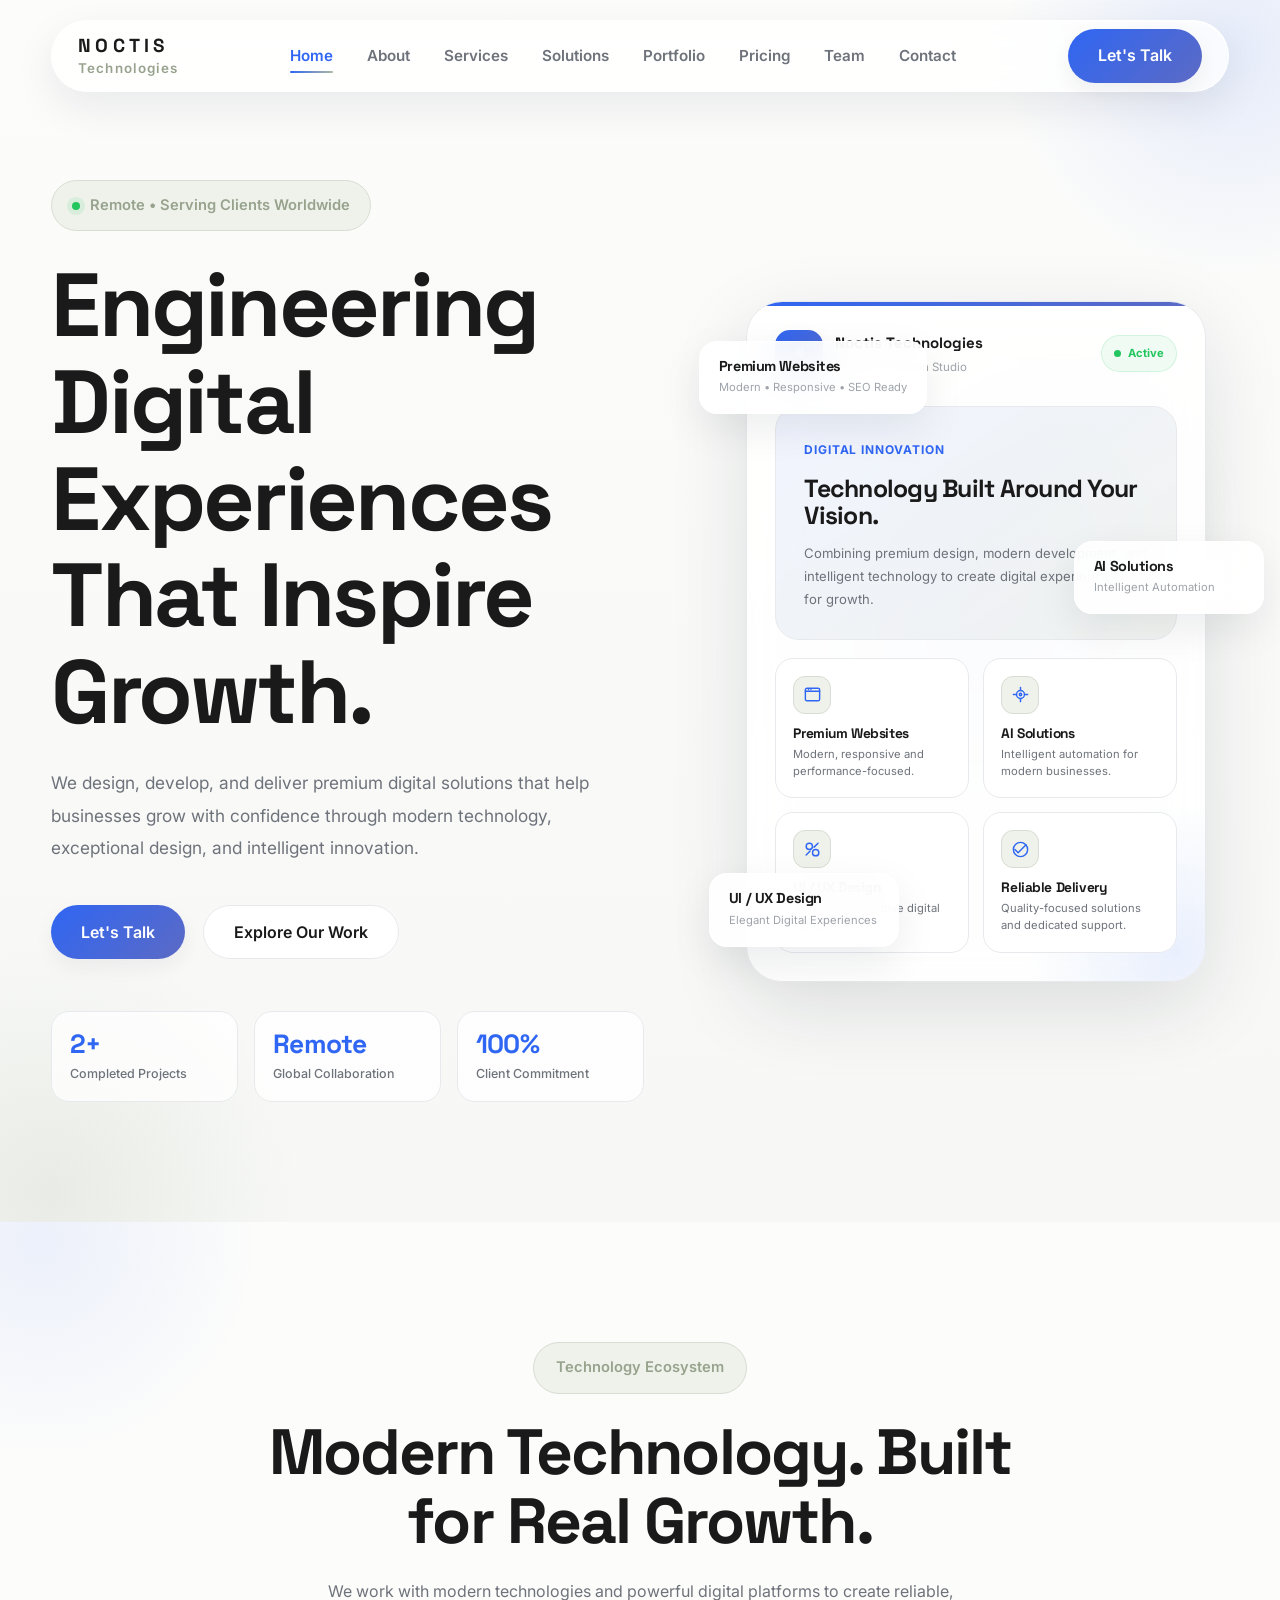
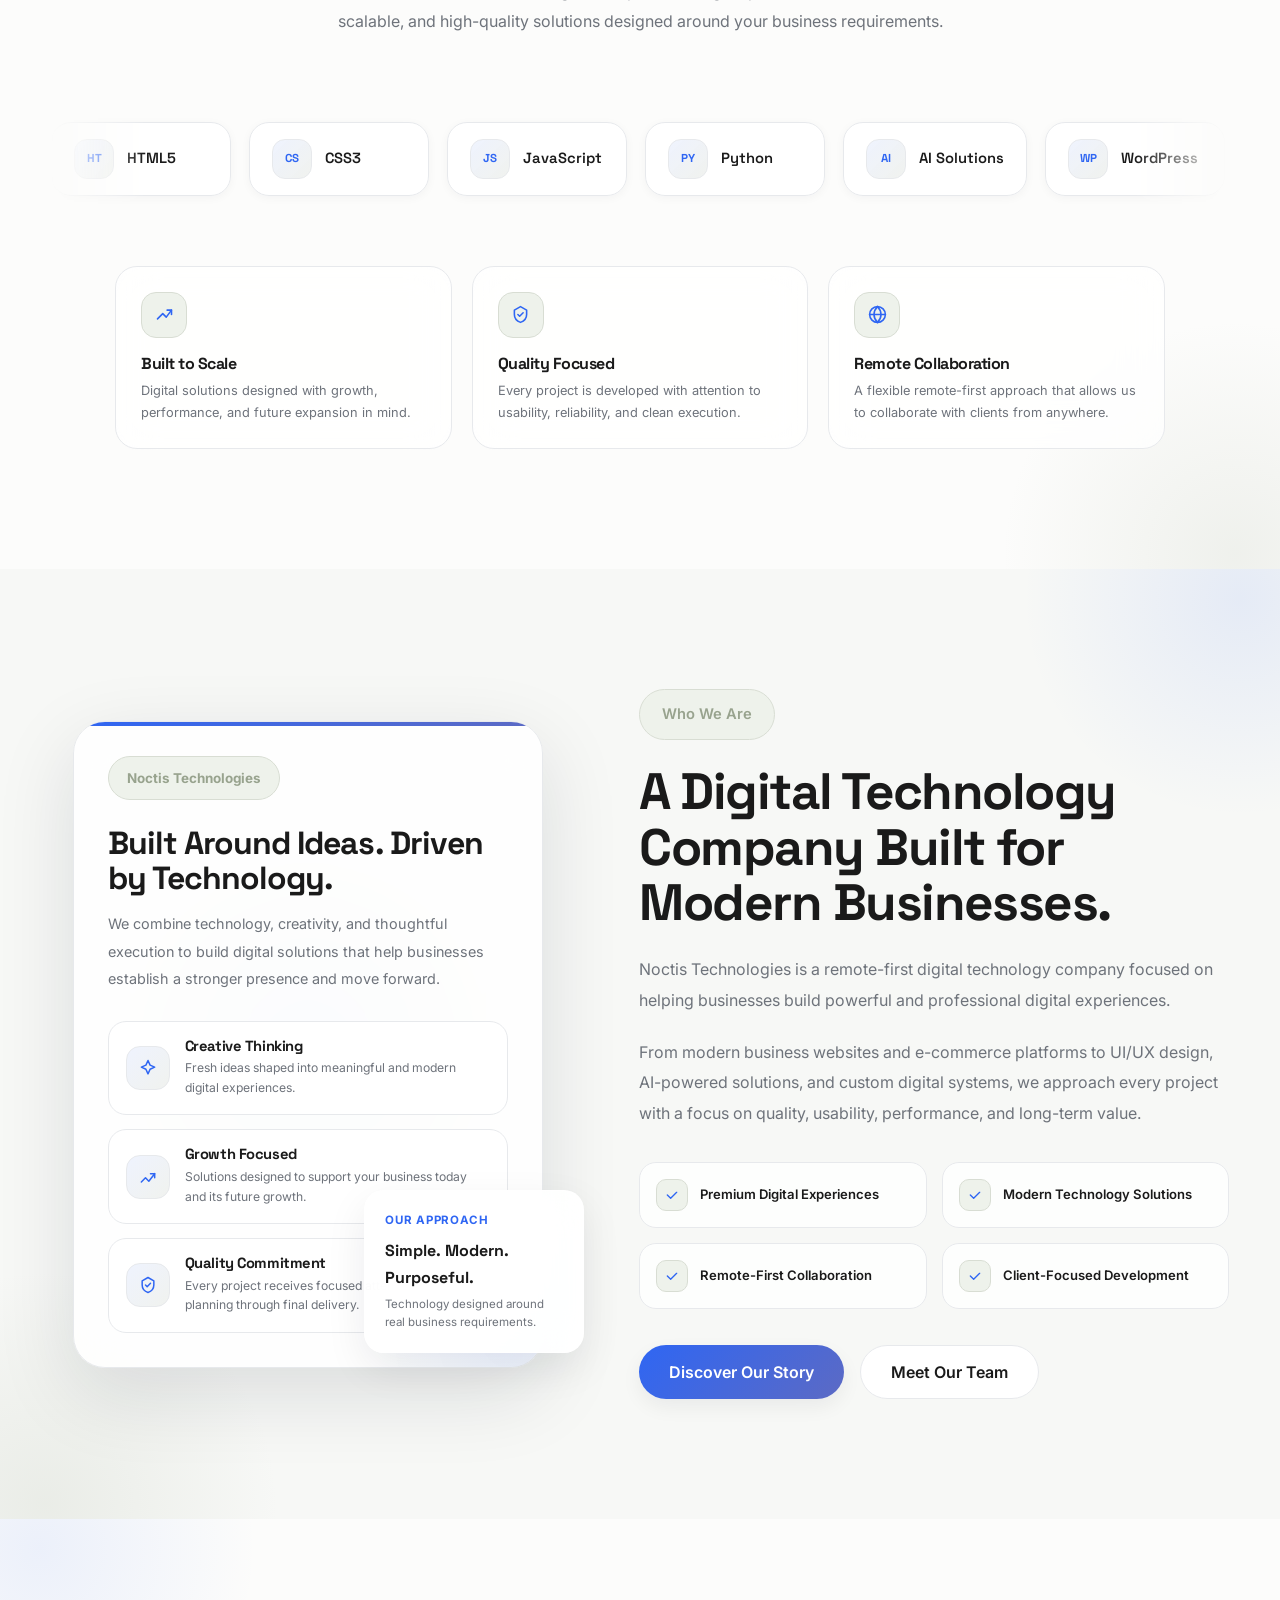
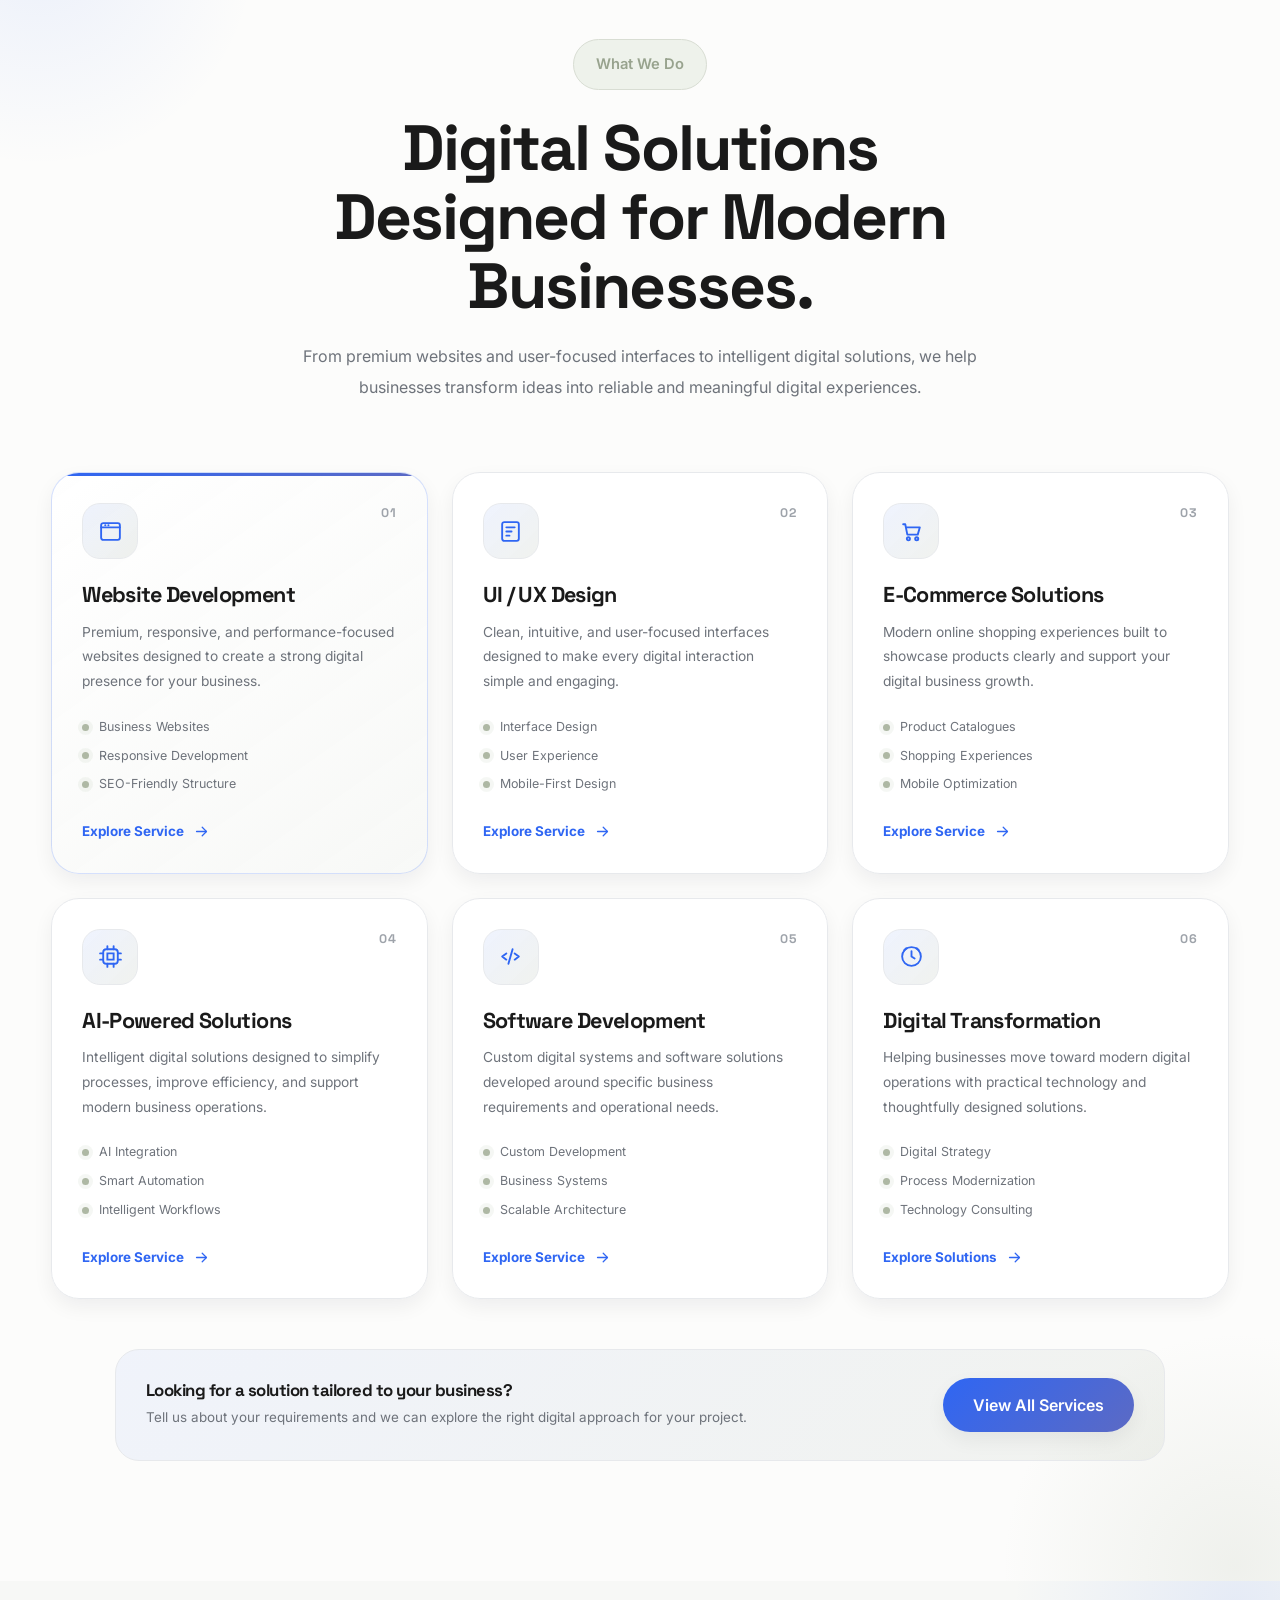
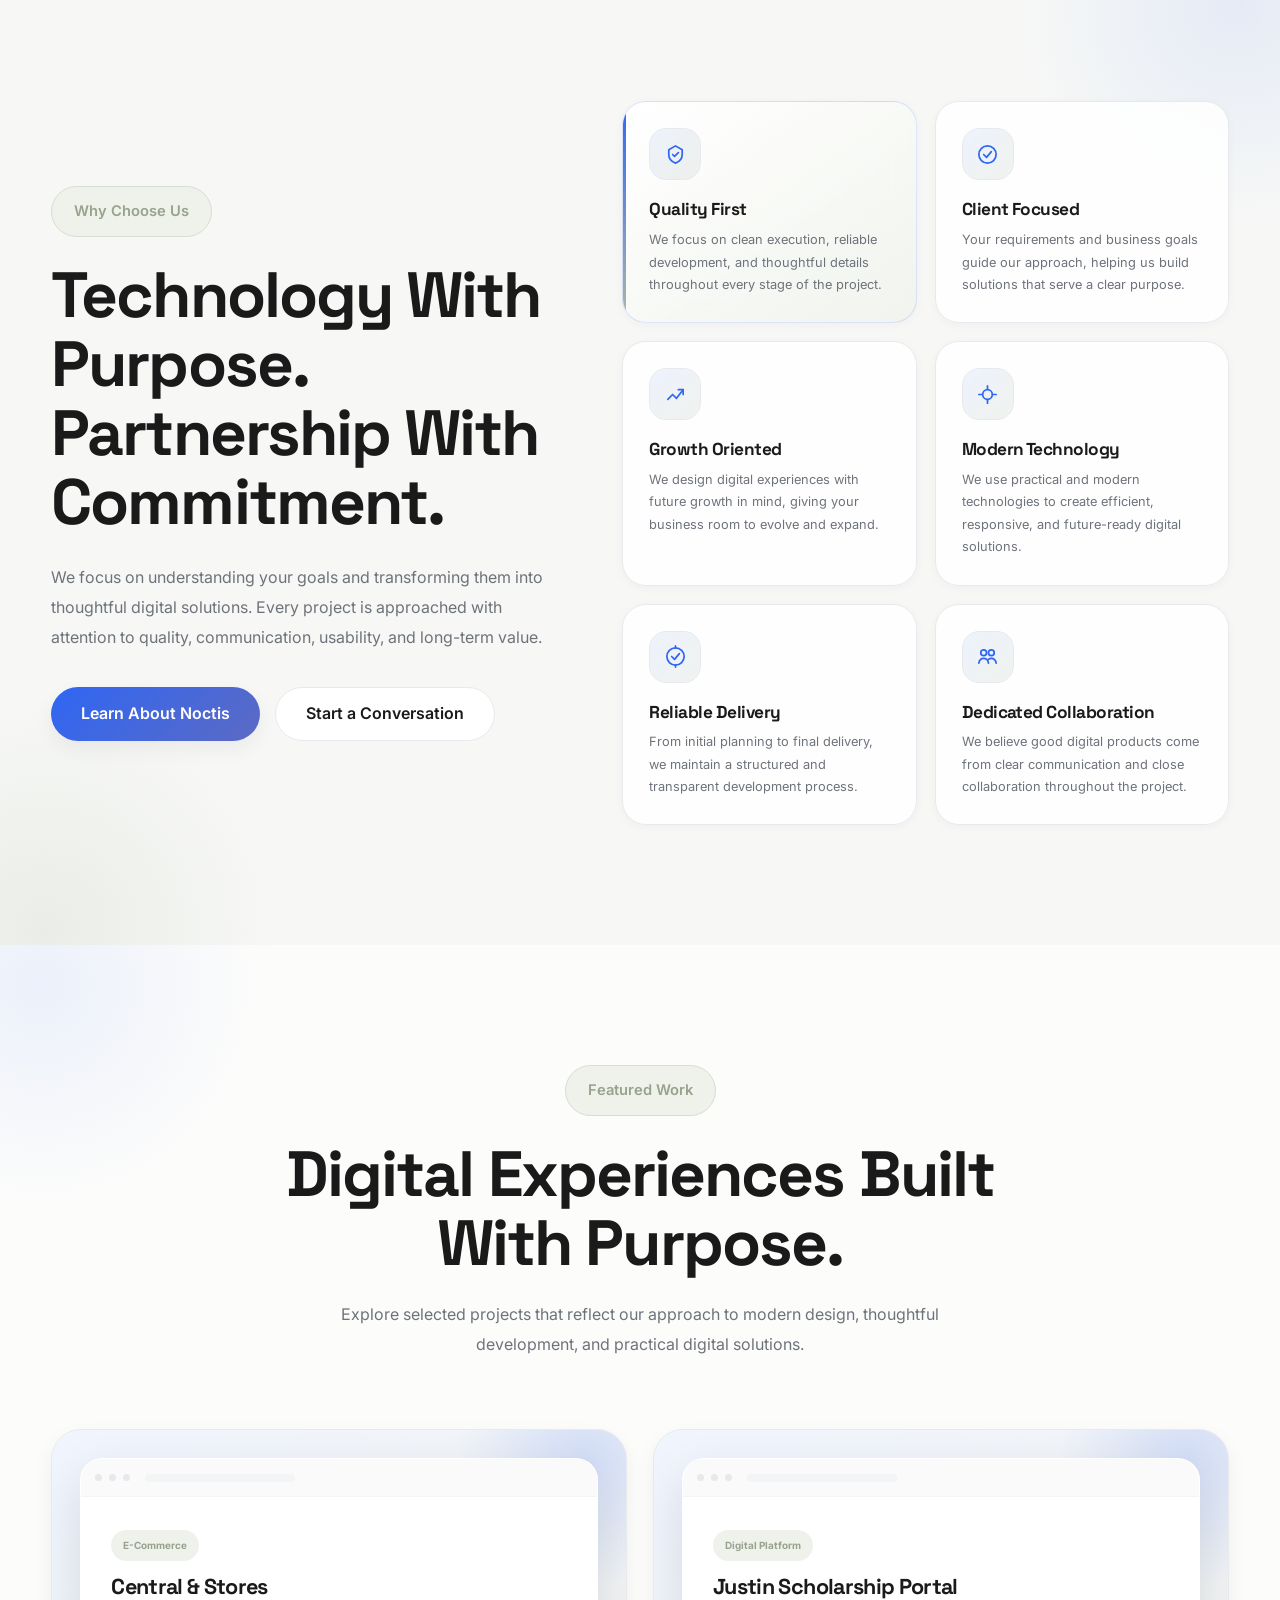
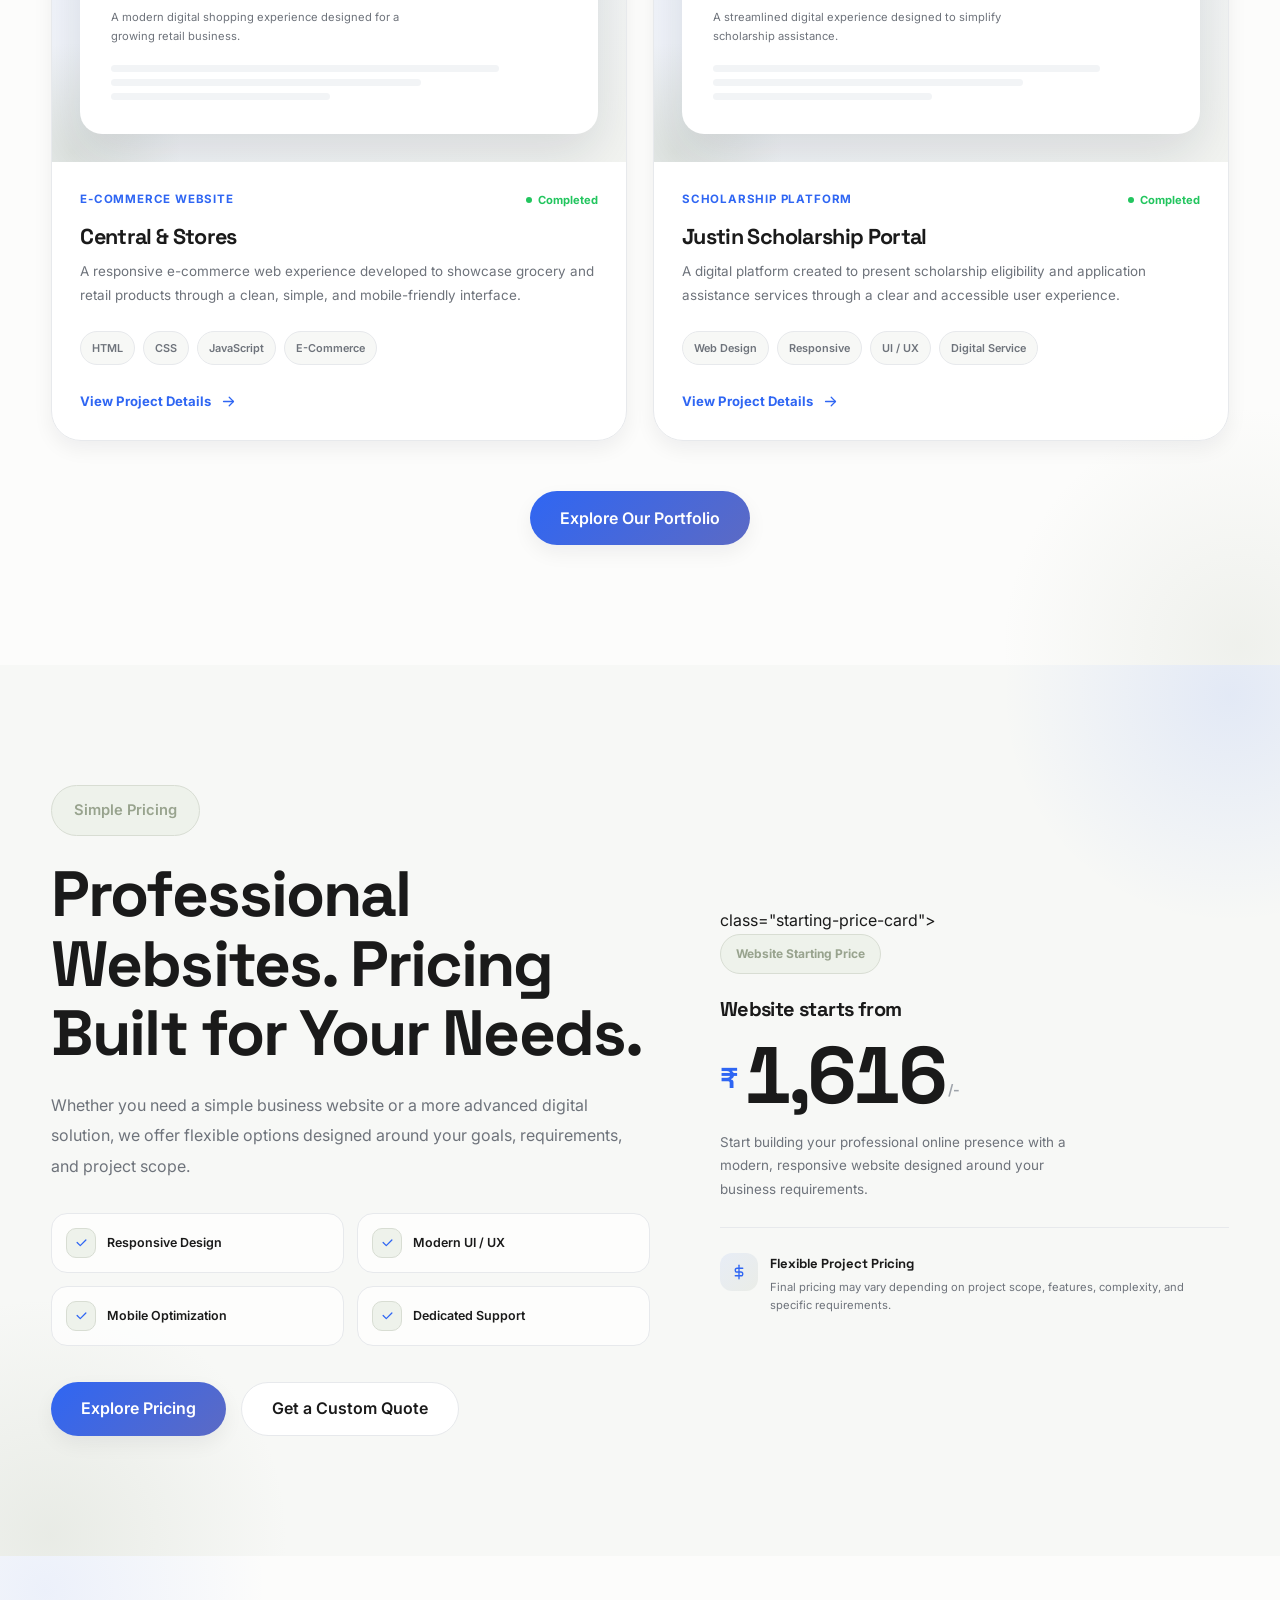
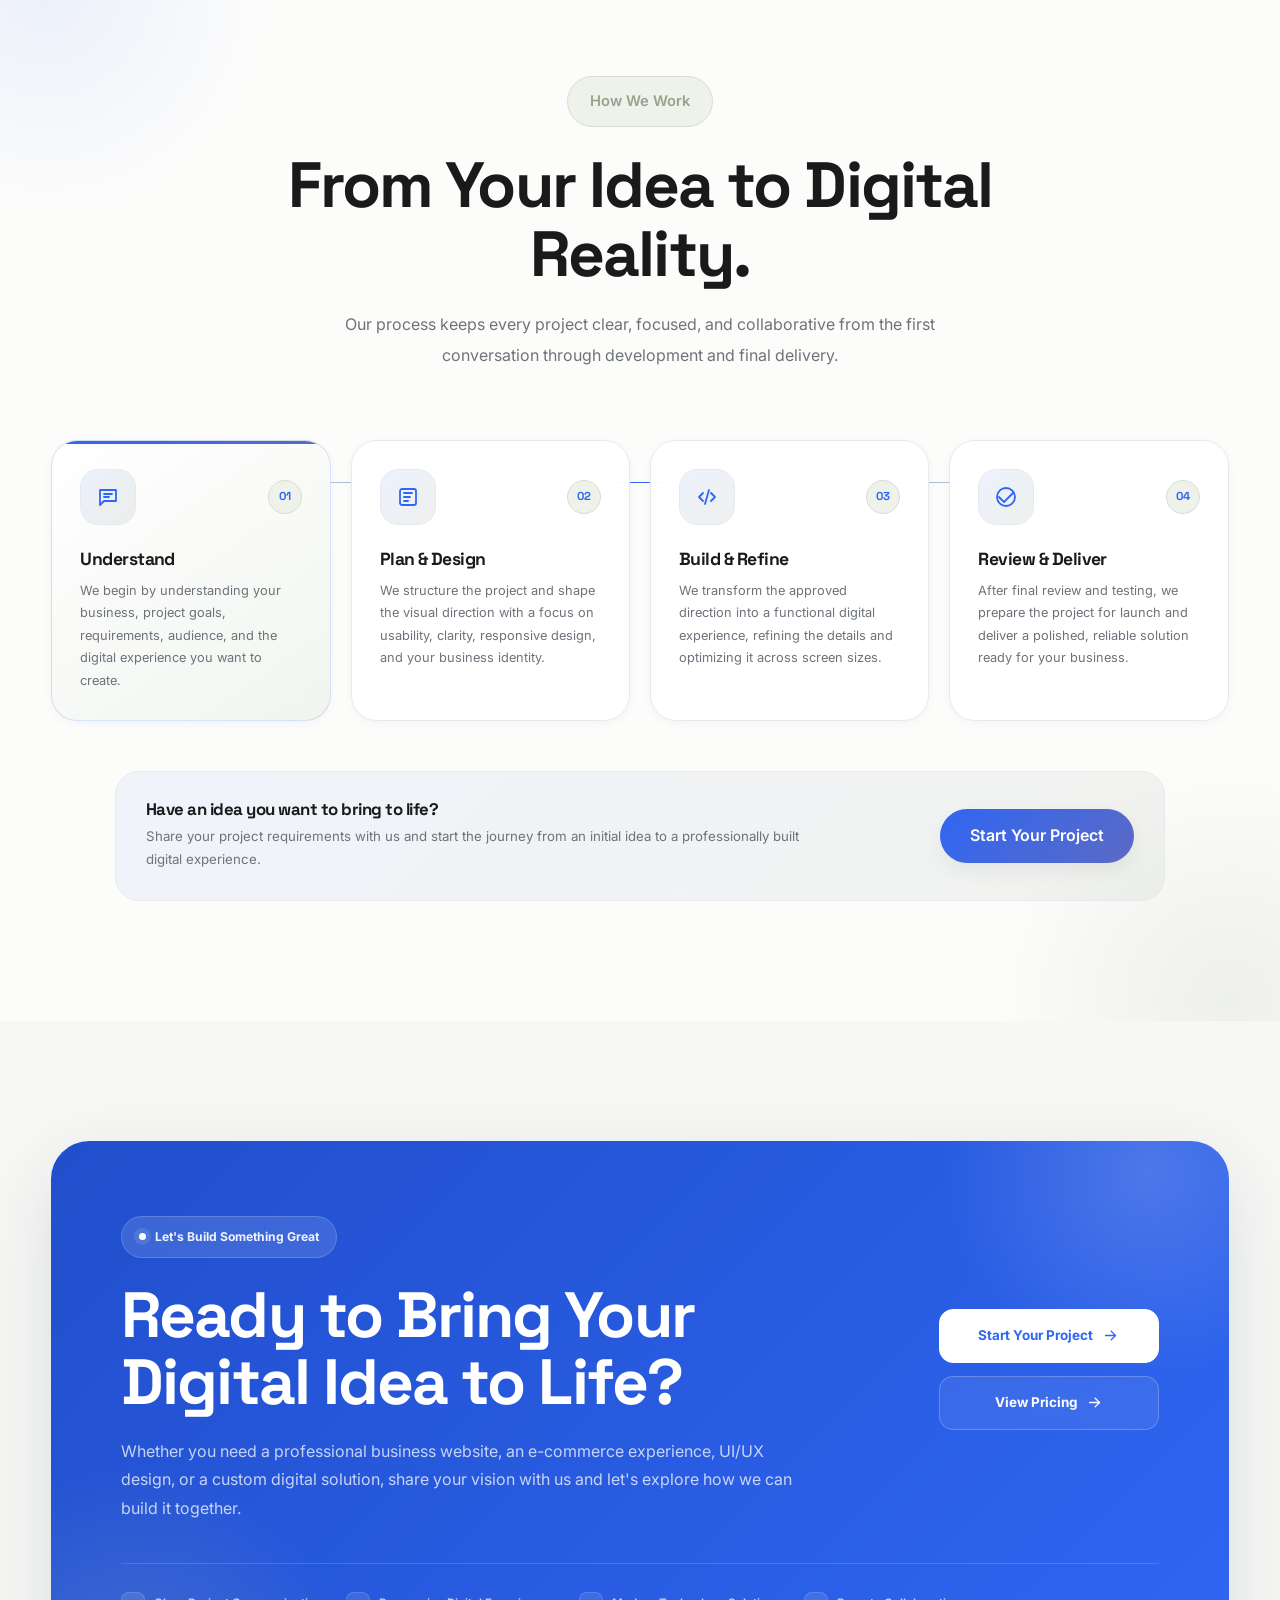
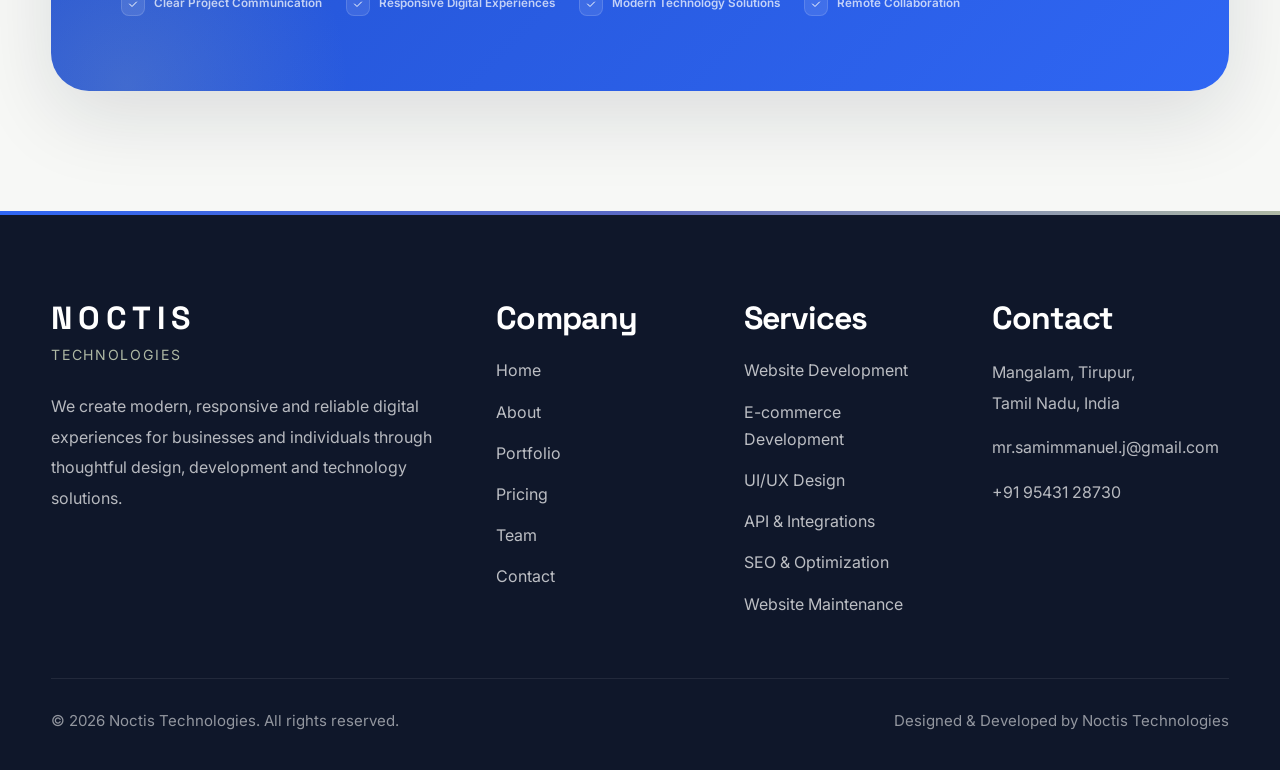
<file: index.html>
<!DOCTYPE html><html lang="en"><head><!--==================================================
BASIC META
==================================================-->

<meta charset="UTF-8">

<meta name="viewport"
      content="width=device-width, initial-scale=1.0">

<meta http-equiv="X-UA-Compatible"
      content="IE=edge">

<meta name="theme-color"
      content="#2F66F3">

<!--==================================================
SEO
==================================================-->

<title>Noctis Technologies | Engineering Digital Experiences That Inspire Growth</title>

<meta name="description"
      content="Noctis Technologies is a remote-first digital innovation company delivering premium websites, AI-powered solutions, software development, UI/UX design, and digital transformation for businesses worldwide.">

<meta name="keywords"
      content="Noctis Technologies, Website Development, Web Design, UI UX Design, AI Solutions, Software Development, E-Commerce, SEO, Digital Innovation">

<meta name="author"
      content="Noctis Technologies">

<meta name="robots"
      content="index, follow">

<!--==================================================
OPEN GRAPH
==================================================-->

<meta property="og:type"
      content="website">

<meta property="og:title"
      content="Noctis Technologies">

<meta property="og:description"
      content="Engineering Digital Experiences That Inspire Growth.">

<!--==================================================
GOOGLE FONTS
==================================================-->

<link rel="preconnect"
      href="https://fonts.googleapis.com">

<link rel="preconnect"
      href="https://fonts.gstatic.com"
      crossorigin>

<link href="https://fonts.googleapis.com/css2?family=Inter:wght@300;400;500;600;700;800&family=Space+Grotesk:wght@400;500;600;700&display=swap"
      rel="stylesheet">

  <link rel="stylesheet" href="navigation.css">
<link rel="stylesheet" href="footer.css">

  

<!--==================================================
FAVICON
==================================================-->

<link rel="icon"
      type="image/svg+xml"
      href="favicon.svg">


<!--==================================================
CSS
==================================================-->

<style>

/*==================================================
ROOT VARIABLES
==================================================*/

:root{

    /*==================================================
    BRAND COLORS
    ==================================================*/

    --primary:#2F66F3;
    --primary-light:#5A8CFF;
    --primary-dark:#214FCC;

    --secondary:#5C6AC4;

    /*==================================================
    SAGE ACCENT
    ==================================================*/

    --sage:#AEB8A4;
    --sage-dark:#98A38E;
    --sage-light:#D8DDD3;
    --sage-soft:#EEF2EB;

    /*==================================================
    BACKGROUNDS
    ==================================================*/

    --background:#FCFCFB;
    --section:#F7F8F6;
    --surface:#FFFFFF;
    --card:#FFFFFF;

    /*==================================================
    TEXT
    ==================================================*/

    --text:#1A1A1A;
    --text-light:#6E737B;
    --text-muted:#9EA3AA;

    /*==================================================
    STATUS
    ==================================================*/

    --success:#22C55E;
    --warning:#F59E0B;
    --danger:#EF4444;

    /*==================================================
    BORDERS
    ==================================================*/

    --border:#E7E9EC;
    --divider:#F2F4F6;

    /*==================================================
    SHADOWS
    ==================================================*/

    --shadow-xs:0 2px 10px rgba(17,24,39,.04);

    --shadow-sm:0 8px 20px rgba(17,24,39,.06);

    --shadow:0 15px 40px rgba(17,24,39,.08);

    --shadow-lg:0 25px 80px rgba(17,24,39,.12);

    /*==================================================
    GLOW
    ==================================================*/

    --blue-glow:0 0 60px rgba(47,102,243,.18);

    --sage-glow:0 0 60px rgba(174,184,164,.20);

    /*==================================================
    GLASS
    ==================================================*/

    --glass:rgba(255,255,255,.72);

    --glass-border:rgba(255,255,255,.65);

    --blur:blur(22px);

    /*==================================================
    BORDER RADIUS
    ==================================================*/

    --radius-xs:12px;
    --radius-sm:18px;
    --radius:24px;
    --radius-lg:32px;
    --radius-xl:40px;

    /*==================================================
    SPACING
    ==================================================*/

    --space-1:8px;
    --space-2:16px;
    --space-3:24px;
    --space-4:32px;
    --space-5:48px;
    --space-6:64px;
    --space-7:96px;
    --space-8:120px;

    /*==================================================
    LAYOUT
    ==================================================*/

    --container:1320px;

    --header-height:90px;

    /*==================================================
    ANIMATION
    ==================================================*/

    --transition:.35s ease;

}


/*==================================================
GLOBAL CSS
==================================================*/


/*==================================================
RESET
==================================================*/

*,
*::before,
*::after{

    margin:0;

    padding:0;

    box-sizing:border-box;

}


html{

    font-size:16px;

    scroll-behavior:smooth;

    scroll-padding-top:var(--header-height);

}


body{

    font-family:"Inter",sans-serif;

    background:var(--background);

    color:var(--text);

    line-height:1.7;

    overflow-x:hidden;

    text-rendering:optimizeLegibility;

    -webkit-font-smoothing:antialiased;

    -moz-osx-font-smoothing:grayscale;

}


/*==================================================
TYPOGRAPHY
==================================================*/

h1,
h2,
h3,
h4,
h5,
h6{

    font-family:"Space Grotesk",sans-serif;

    font-weight:700;

    color:var(--text);

    line-height:1.08;

    letter-spacing:-.03em;

}


h1{

    font-size:clamp(3rem,8vw,6rem);

}


h2{

    font-size:clamp(2.3rem,5vw,4rem);

}


h3{

    font-size:clamp(1.45rem,3vw,2rem);

}


h4{

    font-size:1.15rem;

}


p{

    color:var(--text-light);

    font-size:1rem;

    line-height:1.9;

}


small{

    color:var(--text-muted);

}


strong{

    color:var(--text);

}


/*==================================================
ELEMENTS
==================================================*/

a{

    text-decoration:none;

    color:inherit;

    transition:var(--transition);

}


ul{

    list-style:none;

}


img{

    display:block;

    width:100%;

    height:auto;

}


svg{

    display:block;

    flex-shrink:0;

}


button{

    border:none;

    outline:none;

    background:none;

    font:inherit;

    cursor:pointer;

}


input,
textarea,
select{

    width:100%;

    border:none;

    outline:none;

    background:none;

    font:inherit;

}


/*==================================================
MAIN LAYOUT
==================================================*/

.container{

    width:min(92%,var(--container));

    margin-inline:auto;

}


section{

    position:relative;

    padding:120px 0;

}


/*==================================================
SHARED SECTION HEADING
==================================================*/

.section-heading{

    position:relative;

    z-index:2;

    max-width:760px;

    margin:0 auto 70px;

    text-align:center;

}


.section-badge{

    display:inline-flex;

    align-items:center;

    justify-content:center;

    padding:12px 22px;

    margin-bottom:24px;

    border-radius:999px;

    background:var(--sage-soft);

    border:1px solid var(--sage-light);

    color:var(--sage-dark);

    font-size:.92rem;

    font-weight:600;

}


.section-heading h2{

    margin-bottom:20px;

}


.section-heading p{

    max-width:680px;

    margin:auto;

}


/*==================================================
PRIMARY BUTTON
==================================================*/

.btn-primary{

    position:relative;

    display:inline-flex;

    align-items:center;

    justify-content:center;

    min-height:54px;

    padding:0 30px;

    border-radius:999px;

    background:linear-gradient(
        135deg,
        var(--primary),
        var(--secondary)
    );

    color:#fff;

    font-weight:600;

    box-shadow:var(--shadow-sm);

    transition:var(--transition);

    overflow:hidden;

}


.btn-primary:hover{

    transform:translateY(-4px);

    box-shadow:var(--shadow-lg);

}


/*==================================================
SECONDARY BUTTON
==================================================*/

.btn-secondary{

    position:relative;

    display:inline-flex;

    align-items:center;

    justify-content:center;

    min-height:54px;

    padding:0 30px;

    border-radius:999px;

    border:1px solid var(--border);

    background:#fff;

    color:var(--text);

    font-weight:600;

    transition:var(--transition);

    overflow:hidden;

}


.btn-secondary:hover{

    color:var(--primary);

    border-color:var(--primary);

    transform:translateY(-4px);

    box-shadow:var(--shadow-sm);

}


/*==================================================
TEXT SELECTION
==================================================*/

::selection{

    background:var(--primary);

    color:#fff;

}


/*==================================================
SCROLLBAR
==================================================*/

::-webkit-scrollbar{

    width:10px;

}


::-webkit-scrollbar-track{

    background:var(--section);

}


::-webkit-scrollbar-thumb{

    background:linear-gradient(
        var(--primary),
        var(--sage)
    );

    border-radius:999px;

}


/*==================================================
ACCESSIBILITY FOCUS
==================================================*/

:focus-visible{

    outline:3px solid rgba(47,102,243,.35);

    outline-offset:4px;

}


/*==================================================
GLOBAL RESPONSIVE
==================================================*/

@media(max-width:992px){

    .container{

        width:94%;

    }

}


@media(max-width:768px){

    section{

        padding:90px 0;

    }

}


@media(max-width:480px){

    html{

        font-size:15px;

    }

    section{

        padding:75px 0;

    }

    .section-heading{

        margin-bottom:50px;

    }

}
  /*==================================================
HEADER
==================================================*/

.header{

    position:fixed;

    top:0;

    left:0;

    width:100%;

    z-index:1000;

    padding:20px 0;

    transition:all .35s ease;

}

.header.scrolled{

    padding:14px 0;

}


/*==================================================
NAVBAR
==================================================*/

.navbar{

    display:flex;

    align-items:center;

    justify-content:space-between;

    gap:40px;

    height:72px;

    padding:0 26px;

    background:rgba(255,255,255,.78);

    backdrop-filter:blur(24px);

    -webkit-backdrop-filter:blur(24px);

    border:1px solid rgba(255,255,255,.65);

    border-radius:999px;

    box-shadow:
    var(--shadow),
    inset 0 1px rgba(255,255,255,.9);

}


/*==================================================
BRAND / LOGO
==================================================*/

.brand{

    display:flex;

    align-items:center;

    gap:14px;

    flex-shrink:0;

}

.brand img{

    width:48px;

    height:48px;

    object-fit:contain;

}


/*==================================================
BRAND TEXT
==================================================*/

.brand-text{

    display:flex;

    flex-direction:column;

    line-height:1;

}

.brand-title{

    font-family:"Space Grotesk",sans-serif;

    font-size:1.18rem;

    font-weight:700;

    letter-spacing:.22em;

    color:var(--text);

    text-transform:uppercase;

}

.brand-subtitle{

    margin-top:6px;

    font-size:.84rem;

    font-weight:600;

    color:var(--sage-dark);

    letter-spacing:.08em;

}


/*==================================================
DESKTOP NAVIGATION
==================================================*/

.nav-links{

    display:flex;

    align-items:center;

    gap:34px;

}

.nav-links li{

    list-style:none;

}

.nav-links a{

    position:relative;

    font-size:.95rem;

    font-weight:600;

    color:var(--text-light);

    transition:.35s;

}

.nav-links a:hover,
.nav-links a.active{

    color:var(--primary);

}


/*==================================================
NAVIGATION UNDERLINE
==================================================*/

.nav-links a::after{

    content:"";

    position:absolute;

    left:0;

    bottom:-8px;

    width:0;

    height:2px;

    border-radius:999px;

    background:linear-gradient(
        90deg,
        var(--primary),
        var(--sage)
    );

    transition:.35s;

}

.nav-links a:hover::after,
.nav-links a.active::after{

    width:100%;

}


/*==================================================
NAVIGATION RIGHT AREA
==================================================*/

.nav-right{

    display:flex;

    align-items:center;

    gap:16px;

}


/*==================================================
MENU TOGGLE
==================================================*/

.menu-toggle{

    display:none;

    width:52px;

    height:52px;

    align-items:center;

    justify-content:center;

    flex-shrink:0;

    border-radius:50%;

    background:#fff;

    color:var(--text);

    border:1px solid var(--border);

    box-shadow:var(--shadow-xs);

    transition:.35s;

}

.menu-toggle:hover{

    transform:scale(1.05);

    border-color:var(--primary);

    color:var(--primary);

}


/*==================================================
PREMIUM MOBILE MENU
==================================================*/

.mobile-menu{

    position:fixed;

    inset:0;

    width:100%;

    height:100vh;

    height:100dvh;

    background:rgba(252,252,251,.98);

    backdrop-filter:blur(28px);

    -webkit-backdrop-filter:blur(28px);

    transform:translateX(100%);

    transition:.45s ease;

    z-index:9999;

    overflow-y:auto;

    padding:100px 30px 40px;

}

.mobile-menu.active{

    transform:translateX(0);

}


/*==================================================
MOBILE MENU NAVIGATION
==================================================*/

.mobile-menu nav{

    display:flex;

    flex-direction:column;

    max-width:700px;

    margin:auto;

}

.mobile-menu nav a{

    display:flex;

    align-items:center;

    justify-content:space-between;

    padding:22px 0;

    font-family:"Space Grotesk",sans-serif;

    font-size:1.25rem;

    font-weight:600;

    color:var(--text);

    border-bottom:1px solid var(--divider);

    transition:.3s;

}

.mobile-menu nav a:hover{

    color:var(--primary);

    padding-left:10px;

}

.mobile-menu nav a.active{

    color:var(--primary);

}


/*==================================================
MOBILE MENU CTA
==================================================*/

.mobile-menu .btn-primary{

    margin-top:34px;

    width:100%;

    border-bottom:none;

    color:#fff;

}

.mobile-menu .btn-primary:hover{

    color:#fff;

    padding-left:0;

}


/*==================================================
SCROLL PROGRESS
==================================================*/

.scroll-progress{

    position:fixed;

    top:0;

    left:0;

    width:0;

    height:3px;

    background:linear-gradient(
        90deg,
        var(--primary),
        var(--secondary)
    );

    z-index:10001;

}


/*==================================================
HEADER RESPONSIVE
==================================================*/

@media(max-width:1100px){

    .nav-links{

        display:none;

    }

    .menu-toggle{

        display:flex;

    }

    .nav-right .btn-primary{

        display:none;

    }

}


@media(max-width:768px){

    .header{

        padding:14px 0;

    }

    .navbar{

        height:66px;

        padding:0 18px;

        border-radius:24px;

    }

    .brand-title{

        font-size:1.05rem;

    }

    .brand-subtitle{

        font-size:.78rem;

    }

    .mobile-menu{

        padding:90px 24px 30px;

    }

}


@media(max-width:480px){

    .navbar{

        padding:0 14px;

    }

    .mobile-menu nav a{

        font-size:1.15rem;

        padding:18px 0;

    }

    .menu-toggle{

        width:48px;

        height:48px;

    }

}


@media(max-width:360px){

    .brand-title{

        font-size:.95rem;

        letter-spacing:.18em;

    }

    .brand-subtitle{

        font-size:.72rem;

    }

    .menu-toggle{

        width:44px;

        height:44px;

    }

  }
  /*==================================================
HOMEPAGE HERO
==================================================*/

.hero{

    position:relative;

    overflow:hidden;

    padding:180px 0 120px;

    background:linear-gradient(
        180deg,
        var(--background),
        var(--section)
    );

}


/*==================================================
HERO BACKGROUND DECORATION
==================================================*/

.hero::before{

    content:"";

    position:absolute;

    top:-180px;

    right:-180px;

    width:460px;

    height:460px;

    border-radius:50%;

    background:radial-gradient(
        rgba(47,102,243,.11),
        transparent 70%
    );

    pointer-events:none;

}

.hero::after{

    content:"";

    position:absolute;

    bottom:-220px;

    left:-200px;

    width:500px;

    height:500px;

    border-radius:50%;

    background:radial-gradient(
        rgba(174,184,164,.20),
        transparent 70%
    );

    pointer-events:none;

}


/*==================================================
HERO WRAPPER
==================================================*/

.hero-wrapper{

    position:relative;

    z-index:2;

    display:grid;

    grid-template-columns:1.08fr .92fr;

    gap:80px;

    align-items:center;

}


/*==================================================
HERO CONTENT
==================================================*/

.hero-content{

    position:relative;

    z-index:2;

}


/*==================================================
HERO BADGE
==================================================*/

.hero-badge{

    display:inline-flex;

    align-items:center;

    gap:10px;

    padding:12px 20px;

    margin-bottom:26px;

    border-radius:999px;

    background:var(--sage-soft);

    border:1px solid var(--sage-light);

    color:var(--sage-dark);

    font-size:.92rem;

    font-weight:600;

}


/*==================================================
HERO BADGE STATUS DOT
==================================================*/

.hero-badge::before{

    content:"";

    width:8px;

    height:8px;

    flex-shrink:0;

    border-radius:50%;

    background:var(--success);

    box-shadow:
        0 0 0 5px rgba(34,197,94,.10);

}


/*==================================================
HERO HEADING
==================================================*/

.hero-content h1{

    max-width:760px;

    margin-bottom:26px;

    font-size:clamp(3.2rem,7vw,5.8rem);

}


/*==================================================
HERO DESCRIPTION
==================================================*/

.hero-content > p{

    max-width:680px;

    margin-bottom:40px;

    font-size:1.08rem;

}


/*==================================================
HERO BUTTONS
==================================================*/

.hero-buttons{

    display:flex;

    flex-wrap:wrap;

    gap:18px;

    margin-bottom:52px;

}


/*==================================================
HERO STATS
==================================================*/

.hero-info{

    display:grid;

    grid-template-columns:repeat(3,minmax(0,1fr));

    gap:16px;

    max-width:700px;

}


/*==================================================
HERO STAT ITEM
==================================================*/

.hero-item{

    position:relative;

    min-width:0;

    padding:18px;

    border-radius:18px;

    background:rgba(255,255,255,.72);

    backdrop-filter:blur(18px);

    -webkit-backdrop-filter:blur(18px);

    border:1px solid var(--border);

    transition:var(--transition);

}

.hero-item:hover{

    transform:translateY(-4px);

    border-color:rgba(47,102,243,.20);

    box-shadow:var(--shadow-xs);

}

.hero-item h3{

    margin-bottom:6px;

    color:var(--primary);

    font-size:1.65rem;

}

.hero-item span{

    display:block;

    color:var(--text-light);

    font-size:.78rem;

    font-weight:500;

    line-height:1.5;

}


/*==================================================
HERO VISUAL
==================================================*/

.hero-visual{

    position:relative;

    display:flex;

    align-items:center;

    justify-content:center;

    min-height:620px;

}


/*==================================================
HERO VISUAL GLOW
==================================================*/

.hero-circle{

    position:absolute;

    border-radius:50%;

    pointer-events:none;

}

.hero-circle-one{

    width:430px;

    height:430px;

    background:radial-gradient(
        circle,
        rgba(47,102,243,.13),
        rgba(47,102,243,.02) 55%,
        transparent 72%
    );

    filter:blur(10px);

}

.hero-circle-two{

    width:330px;

    height:330px;

    top:50px;

    right:0;

    background:radial-gradient(
        circle,
        rgba(174,184,164,.24),
        rgba(174,184,164,.05) 55%,
        transparent 72%
    );

    filter:blur(12px);

}


/*==================================================
MAIN HERO VISUAL CARD
==================================================*/

.hero-illustration{

    position:relative;

    z-index:2;

    width:100%;

    max-width:460px;

    min-height:520px;

    padding:28px;

    border-radius:36px;

    background:rgba(255,255,255,.86);

    backdrop-filter:blur(24px);

    -webkit-backdrop-filter:blur(24px);

    border:1px solid var(--border);

    box-shadow:var(--shadow-lg);

    overflow:hidden;

}


/*==================================================
HERO VISUAL TOP LINE
==================================================*/

.hero-illustration::before{

    content:"";

    position:absolute;

    top:0;

    left:0;

    width:100%;

    height:4px;

    background:linear-gradient(
        90deg,
        var(--primary),
        var(--secondary)
    );

}


/*==================================================
HERO VISUAL INNER BACKGROUND
==================================================*/

.hero-illustration::after{

    content:"";

    position:absolute;

    width:300px;

    height:300px;

    right:-120px;

    bottom:-120px;

    border-radius:50%;

    background:radial-gradient(
        rgba(47,102,243,.10),
        transparent 70%
    );

    pointer-events:none;

}


/*==================================================
HERO VISUAL HEADER
==================================================*/

.hero-visual-header{

    position:relative;

    z-index:2;

    display:flex;

    align-items:center;

    justify-content:space-between;

    gap:20px;

    margin-bottom:28px;

}


/*==================================================
HERO VISUAL BRAND
==================================================*/

.hero-visual-brand{

    display:flex;

    align-items:center;

    gap:12px;

}

.hero-visual-logo{

    display:flex;

    align-items:center;

    justify-content:center;

    width:48px;

    height:48px;

    flex-shrink:0;

    border-radius:15px;

    background:linear-gradient(
        135deg,
        var(--primary),
        var(--secondary)
    );

    color:#fff;

    font-family:"Space Grotesk",sans-serif;

    font-size:.85rem;

    font-weight:700;

    box-shadow:var(--shadow-sm);

}

.hero-visual-brand-text strong{

    display:block;

    margin-bottom:3px;

    font-family:"Space Grotesk",sans-serif;

    font-size:.94rem;

}

.hero-visual-brand-text span{

    display:block;

    color:var(--text-muted);

    font-size:.72rem;

}


/*==================================================
HERO VISUAL STATUS
==================================================*/

.hero-visual-status{

    display:flex;

    align-items:center;

    gap:7px;

    padding:8px 12px;

    border-radius:999px;

    background:rgba(34,197,94,.07);

    border:1px solid rgba(34,197,94,.14);

    color:var(--success);

    font-size:.7rem;

    font-weight:700;

}

.hero-visual-status::before{

    content:"";

    width:7px;

    height:7px;

    border-radius:50%;

    background:var(--success);

}


/*==================================================
HERO VISUAL MAIN PANEL
==================================================*/

.hero-main-panel{

    position:relative;

    z-index:2;

    padding:28px;

    margin-bottom:18px;

    border-radius:24px;

    background:linear-gradient(
        145deg,
        rgba(47,102,243,.07),
        rgba(174,184,164,.15)
    );

    border:1px solid var(--border);

}

.hero-panel-label{

    display:inline-flex;

    margin-bottom:16px;

    color:var(--primary);

    font-size:.75rem;

    font-weight:700;

    text-transform:uppercase;

    letter-spacing:.07em;

}

.hero-main-panel h3{

    margin-bottom:12px;

    font-size:1.55rem;

}

.hero-main-panel p{

    margin:0;

    font-size:.82rem;

    line-height:1.75;

}


/*==================================================
HERO VISUAL SERVICE GRID
==================================================*/

.hero-service-grid{

    position:relative;

    z-index:2;

    display:grid;

    grid-template-columns:repeat(2,minmax(0,1fr));

    gap:14px;

}


/*==================================================
HERO MINI SERVICE CARD
==================================================*/

.hero-service-item{

    min-width:0;

    padding:17px;

    border-radius:18px;

    background:#fff;

    border:1px solid var(--border);

    transition:var(--transition);

}

.hero-service-item:hover{

    transform:translateY(-4px);

    border-color:rgba(47,102,243,.20);

    box-shadow:var(--shadow-xs);

}

.hero-service-icon{

    display:flex;

    align-items:center;

    justify-content:center;

    width:38px;

    height:38px;

    margin-bottom:12px;

    border-radius:12px;

    background:var(--sage-soft);

    border:1px solid var(--sage-light);

    color:var(--primary);

}

.hero-service-icon svg{

    width:19px;

    height:19px;

    stroke:currentColor;

}

.hero-service-item h4{

    margin-bottom:5px;

    font-size:.86rem;

}

.hero-service-item p{

    margin:0;

    font-size:.7rem;

    line-height:1.55;

}


/*==================================================
FLOATING HERO CARDS
==================================================*/

.hero-card{

    position:absolute;

    z-index:3;

    min-width:190px;

    padding:17px 19px;

    border-radius:18px;

    background:rgba(255,255,255,.92);

    backdrop-filter:blur(20px);

    -webkit-backdrop-filter:blur(20px);

    border:1px solid rgba(255,255,255,.80);

    box-shadow:var(--shadow);

    transition:var(--transition);

}

.hero-card:hover{

    transform:translateY(-5px);

    box-shadow:var(--shadow-lg);

}

.hero-card h4{

    margin-bottom:5px;

    font-size:.9rem;

}

.hero-card small{

    display:block;

    font-size:.7rem;

    line-height:1.5;

}

.card-one{

    top:40px;

    left:-25px;

}

.card-two{

    top:240px;

    right:-35px;

}

.card-three{

    bottom:35px;

    left:-15px;

}


/*==================================================
HERO RESPONSIVE - TABLET
==================================================*/

@media(max-width:1100px){

    .hero-wrapper{

        gap:50px;

    }

    .hero-card{

        min-width:170px;

    }

    .card-one{

        left:0;

    }

    .card-two{

        right:0;

    }

}


/*==================================================
HERO RESPONSIVE - 992PX
==================================================*/

@media(max-width:992px){

    .hero{

        padding:160px 0 100px;

    }

    .hero-wrapper{

        grid-template-columns:1fr;

        gap:60px;

        text-align:center;

    }

    .hero-content h1{

        margin-left:auto;

        margin-right:auto;

    }

    .hero-content > p{

        margin-left:auto;

        margin-right:auto;

        margin-bottom:40px;

    }

    .hero-buttons{

        justify-content:center;

    }

    .hero-info{

        margin-inline:auto;

        text-align:left;

    }

    .hero-visual{

        min-height:580px;

    }

}


/*==================================================
HERO RESPONSIVE - MOBILE
==================================================*/

@media(max-width:768px){

    .hero{

        padding:150px 0 90px;

    }

    .hero-wrapper{

        gap:50px;

    }

    .hero-visual{

        min-height:auto;

    }

    .hero-illustration{

        max-width:500px;

        min-height:auto;

    }

    .hero-card{

        display:none;

    }

}


/*==================================================
HERO RESPONSIVE - SMALL MOBILE
==================================================*/

@media(max-width:600px){

    .hero-info{

        grid-template-columns:1fr;

        gap:12px;

        max-width:500px;

    }

    .hero-item{

        text-align:center;

    }

}


/*==================================================
HERO RESPONSIVE - 480PX
==================================================*/

@media(max-width:480px){

    .hero{

        padding:130px 0 75px;

    }

    .hero-content h1{

        font-size:clamp(2.6rem,13vw,3.8rem);

    }

    .hero-content > p{

        font-size:1rem;

    }

    .hero-buttons{

        flex-direction:column;

        margin-bottom:40px;

    }

    .hero-buttons .btn-primary,
    .hero-buttons .btn-secondary{

        width:100%;

    }

    .hero-illustration{

        padding:22px;

        border-radius:26px;

    }

    .hero-main-panel{

        padding:22px;

        border-radius:20px;

    }

    .hero-service-grid{

        grid-template-columns:1fr;

    }

}


/*==================================================
HERO RESPONSIVE - EXTRA SMALL
==================================================*/

@media(max-width:360px){

    .hero-illustration{

        padding:18px;

    }

    .hero-visual-header{

        align-items:flex-start;

        flex-direction:column;

    }

}
  /*==================================================
TECHNOLOGY ECOSYSTEM
==================================================*/

.ecosystem{

    position:relative;

    overflow:hidden;

    background:var(--background);

}


/*==================================================
ECOSYSTEM BACKGROUND DECORATION
==================================================*/

.ecosystem::before{

    content:"";

    position:absolute;

    top:-200px;

    left:-180px;

    width:440px;

    height:440px;

    border-radius:50%;

    background:radial-gradient(
        rgba(47,102,243,.08),
        transparent 70%
    );

    pointer-events:none;

}

.ecosystem::after{

    content:"";

    position:absolute;

    bottom:-220px;

    right:-190px;

    width:470px;

    height:470px;

    border-radius:50%;

    background:radial-gradient(
        rgba(174,184,164,.17),
        transparent 70%
    );

    pointer-events:none;

}


/*==================================================
ECOSYSTEM WRAPPER
==================================================*/

.ecosystem-wrapper{

    position:relative;

    z-index:2;

}


/*==================================================
TECHNOLOGY MARQUEE
==================================================*/

.tech-marquee{

    position:relative;

    z-index:2;

    width:100%;

    overflow:hidden;

    padding:15px 0;

    mask-image:linear-gradient(
        to right,
        transparent,
        #000 8%,
        #000 92%,
        transparent
    );

    -webkit-mask-image:linear-gradient(
        to right,
        transparent,
        #000 8%,
        #000 92%,
        transparent
    );

}


/*==================================================
TECHNOLOGY TRACK
==================================================*/

.tech-track{

    display:flex;

    align-items:center;

    gap:18px;

    width:max-content;

    animation:techMarquee 35s linear infinite;

}

.tech-marquee:hover .tech-track{

    animation-play-state:paused;

}


/*==================================================
TECHNOLOGY ITEM
==================================================*/

.tech-item{

    position:relative;

    display:flex;

    align-items:center;

    gap:13px;

    min-width:180px;

    height:74px;

    padding:0 22px;

    border-radius:20px;

    background:rgba(255,255,255,.86);

    backdrop-filter:blur(22px);

    -webkit-backdrop-filter:blur(22px);

    border:1px solid var(--border);

    box-shadow:var(--shadow-xs);

    color:var(--text);

    font-family:"Space Grotesk",sans-serif;

    font-size:.92rem;

    font-weight:600;

    transition:var(--transition);

    overflow:hidden;

}


/*==================================================
TECH ITEM TOP LINE
==================================================*/

.tech-item::before{

    content:"";

    position:absolute;

    top:0;

    left:0;

    width:100%;

    height:3px;

    background:linear-gradient(
        90deg,
        var(--primary),
        var(--secondary)
    );

    transform:scaleX(0);

    transform-origin:left;

    transition:.35s ease;

}


/*==================================================
TECH ITEM HOVER
==================================================*/

.tech-item:hover{

    transform:translateY(-6px);

    border-color:rgba(47,102,243,.20);

    box-shadow:var(--shadow);

}

.tech-item:hover::before{

    transform:scaleX(1);

}


/*==================================================
TECHNOLOGY ICON
==================================================*/

.tech-icon{

    display:flex;

    align-items:center;

    justify-content:center;

    flex:0 0 40px;

    width:40px;

    height:40px;

    border-radius:13px;

    background:linear-gradient(
        135deg,
        rgba(47,102,243,.08),
        rgba(174,184,164,.18)
    );

    border:1px solid var(--border);

    color:var(--primary);

    font-family:"Space Grotesk",sans-serif;

    font-size:.72rem;

    font-weight:700;

}


/*==================================================
TECHNOLOGY NAME
==================================================*/

.tech-name{

    white-space:nowrap;

}


/*==================================================
TECHNOLOGY MARQUEE ANIMATION
==================================================*/

@keyframes techMarquee{

    from{

        transform:translateX(0);

    }

    to{

        transform:translateX(-50%);

    }

}


/*==================================================
ECOSYSTEM INFORMATION PANEL
==================================================*/

.ecosystem-info{

    position:relative;

    z-index:2;

    display:grid;

    grid-template-columns:repeat(3,1fr);

    gap:20px;

    max-width:1050px;

    margin:55px auto 0;

}


/*==================================================
ECOSYSTEM INFO CARD
==================================================*/

.ecosystem-info-card{

    position:relative;

    min-width:0;

    padding:25px;

    border-radius:22px;

    background:rgba(255,255,255,.78);

    backdrop-filter:blur(20px);

    -webkit-backdrop-filter:blur(20px);

    border:1px solid var(--border);

    transition:var(--transition);

}

.ecosystem-info-card:hover{

    transform:translateY(-6px);

    border-color:rgba(47,102,243,.18);

    box-shadow:var(--shadow-sm);

}


/*==================================================
ECOSYSTEM INFO ICON
==================================================*/

.ecosystem-info-icon{

    display:flex;

    align-items:center;

    justify-content:center;

    width:46px;

    height:46px;

    margin-bottom:17px;

    border-radius:15px;

    background:var(--sage-soft);

    border:1px solid var(--sage-light);

    color:var(--primary);

}

.ecosystem-info-icon svg{

    width:21px;

    height:21px;

    stroke:currentColor;

}


/*==================================================
ECOSYSTEM INFO CONTENT
==================================================*/

.ecosystem-info-card h4{

    margin-bottom:8px;

    font-size:1rem;

}

.ecosystem-info-card p{

    margin:0;

    font-size:.8rem;

    line-height:1.7;

}


/*==================================================
ECOSYSTEM RESPONSIVE
==================================================*/

@media(max-width:992px){

    .ecosystem-info{

        grid-template-columns:repeat(3,1fr);

    }

}


@media(max-width:768px){

    .tech-marquee{

        mask-image:linear-gradient(
            to right,
            transparent,
            #000 4%,
            #000 96%,
            transparent
        );

        -webkit-mask-image:linear-gradient(
            to right,
            transparent,
            #000 4%,
            #000 96%,
            transparent
        );

    }

    .tech-item{

        min-width:165px;

        height:68px;

        padding:0 18px;

    }

    .tech-icon{

        flex-basis:36px;

        width:36px;

        height:36px;

        border-radius:12px;

    }

    .ecosystem-info{

        grid-template-columns:1fr;

        max-width:600px;

        margin-top:45px;

    }

}


@media(max-width:480px){

    .tech-track{

        gap:14px;

    }

    .tech-item{

        min-width:150px;

        height:64px;

        padding:0 15px;

        gap:10px;

        border-radius:17px;

        font-size:.84rem;

    }

    .tech-icon{

        flex-basis:34px;

        width:34px;

        height:34px;

        font-size:.64rem;

    }

    .ecosystem-info{

        gap:14px;

        margin-top:35px;

    }

    .ecosystem-info-card{

        padding:21px;

        border-radius:19px;

    }

}


@media(max-width:360px){

    .tech-item{

        min-width:140px;

        padding:0 13px;

    }

  }
  /*==================================================
ABOUT / WHO WE ARE
==================================================*/

.about-preview{

    position:relative;

    overflow:hidden;

    background:var(--section);

}


/*==================================================
ABOUT BACKGROUND DECORATION
==================================================*/

.about-preview::before{

    content:"";

    position:absolute;

    top:-190px;

    right:-180px;

    width:440px;

    height:440px;

    border-radius:50%;

    background:radial-gradient(
        rgba(47,102,243,.09),
        transparent 70%
    );

    pointer-events:none;

}

.about-preview::after{

    content:"";

    position:absolute;

    bottom:-220px;

    left:-190px;

    width:470px;

    height:470px;

    border-radius:50%;

    background:radial-gradient(
        rgba(174,184,164,.18),
        transparent 70%
    );

    pointer-events:none;

}


/*==================================================
ABOUT WRAPPER
==================================================*/

.about-preview-wrapper{

    position:relative;

    z-index:2;

    display:grid;

    grid-template-columns:.92fr 1.08fr;

    gap:80px;

    align-items:center;

}


/*==================================================
ABOUT VISUAL AREA
==================================================*/

.about-preview-visual{

    position:relative;

    min-height:560px;

    display:flex;

    align-items:center;

    justify-content:center;

}


/*==================================================
ABOUT VISUAL GLOW
==================================================*/

.about-preview-glow{

    position:absolute;

    width:420px;

    height:420px;

    border-radius:50%;

    background:radial-gradient(
        circle,
        rgba(47,102,243,.12),
        rgba(174,184,164,.08) 50%,
        transparent 72%
    );

    filter:blur(12px);

    pointer-events:none;

}


/*==================================================
ABOUT MAIN VISUAL CARD
==================================================*/

.about-preview-card{

    position:relative;

    z-index:2;

    width:100%;

    max-width:500px;

    padding:38px;

    border-radius:32px;

    background:rgba(255,255,255,.86);

    backdrop-filter:blur(24px);

    -webkit-backdrop-filter:blur(24px);

    border:1px solid var(--border);

    box-shadow:var(--shadow-lg);

    overflow:hidden;

}


/*==================================================
ABOUT CARD TOP LINE
==================================================*/

.about-preview-card::before{

    content:"";

    position:absolute;

    top:0;

    left:0;

    width:100%;

    height:4px;

    background:linear-gradient(
        90deg,
        var(--primary),
        var(--secondary)
    );

}


/*==================================================
ABOUT CARD DECORATION
==================================================*/

.about-preview-card::after{

    content:"";

    position:absolute;

    right:-110px;

    bottom:-110px;

    width:280px;

    height:280px;

    border-radius:50%;

    background:radial-gradient(
        rgba(47,102,243,.09),
        transparent 70%
    );

    pointer-events:none;

}


/*==================================================
ABOUT CARD BADGE
==================================================*/

.about-card-badge{

    position:relative;

    z-index:2;

    display:inline-flex;

    align-items:center;

    padding:10px 18px;

    margin-bottom:26px;

    border-radius:999px;

    background:var(--sage-soft);

    border:1px solid var(--sage-light);

    color:var(--sage-dark);

    font-size:.84rem;

    font-weight:700;

}


/*==================================================
ABOUT CARD HEADING
==================================================*/

.about-preview-card h3{

    position:relative;

    z-index:2;

    margin-bottom:15px;

}

.about-preview-card > p{

    position:relative;

    z-index:2;

    margin-bottom:28px;

    font-size:.9rem;

}


/*==================================================
ABOUT VALUE LIST
==================================================*/

.about-value-list{

    position:relative;

    z-index:2;

    display:grid;

    gap:14px;

}


/*==================================================
ABOUT VALUE ITEM
==================================================*/

.about-value-item{

    display:grid;

    grid-template-columns:auto 1fr;

    gap:15px;

    align-items:center;

    padding:17px;

    border-radius:18px;

    background:#fff;

    border:1px solid var(--border);

    transition:var(--transition);

}

.about-value-item:hover{

    transform:translateX(6px);

    border-color:rgba(47,102,243,.20);

    box-shadow:var(--shadow-xs);

}


/*==================================================
ABOUT VALUE ICON
==================================================*/

.about-value-icon{

    display:flex;

    align-items:center;

    justify-content:center;

    flex:0 0 44px;

    width:44px;

    height:44px;

    border-radius:14px;

    background:linear-gradient(
        135deg,
        rgba(47,102,243,.08),
        rgba(174,184,164,.18)
    );

    border:1px solid var(--border);

    color:var(--primary);

}

.about-value-icon svg{

    width:20px;

    height:20px;

    stroke:currentColor;

}


/*==================================================
ABOUT VALUE CONTENT
==================================================*/

.about-value-content{

    min-width:0;

}

.about-value-content h4{

    margin-bottom:4px;

    font-size:.92rem;

}

.about-value-content p{

    margin:0;

    font-size:.76rem;

    line-height:1.6;

}


/*==================================================
ABOUT FLOATING CARD
==================================================*/

.about-floating-card{

    position:absolute;

    z-index:3;

    right:-20px;

    bottom:30px;

    min-width:210px;

    padding:20px;

    border-radius:20px;

    background:rgba(255,255,255,.94);

    backdrop-filter:blur(20px);

    -webkit-backdrop-filter:blur(20px);

    border:1px solid rgba(255,255,255,.85);

    box-shadow:var(--shadow);

}

.about-floating-card span{

    display:block;

    margin-bottom:6px;

    color:var(--primary);

    font-size:.72rem;

    font-weight:700;

    text-transform:uppercase;

    letter-spacing:.06em;

}

.about-floating-card strong{

    display:block;

    margin-bottom:5px;

    font-family:"Space Grotesk",sans-serif;

    font-size:1rem;

}

.about-floating-card p{

    margin:0;

    font-size:.72rem;

    line-height:1.55;

}


/*==================================================
ABOUT CONTENT
==================================================*/

.about-preview-content{

    position:relative;

    z-index:2;

}

.about-preview-content .section-badge{

    margin-bottom:24px;

}

.about-preview-content h2{

    margin-bottom:24px;

}

.about-preview-content > p{

    max-width:650px;

    margin-bottom:22px;

    font-size:1rem;

}

.about-preview-content > p:last-of-type{

    margin-bottom:34px;

}


/*==================================================
ABOUT HIGHLIGHTS
==================================================*/

.about-highlights{

    display:grid;

    grid-template-columns:repeat(2,minmax(0,1fr));

    gap:15px;

    margin-bottom:36px;

}


/*==================================================
ABOUT HIGHLIGHT ITEM
==================================================*/

.about-highlight{

    display:flex;

    align-items:center;

    gap:12px;

    min-width:0;

    padding:16px;

    border-radius:17px;

    background:rgba(255,255,255,.76);

    border:1px solid var(--border);

    transition:var(--transition);

}

.about-highlight:hover{

    transform:translateY(-4px);

    background:#fff;

    border-color:rgba(47,102,243,.18);

    box-shadow:var(--shadow-xs);

}


/*==================================================
ABOUT HIGHLIGHT CHECK
==================================================*/

.about-highlight-check{

    display:flex;

    align-items:center;

    justify-content:center;

    flex:0 0 32px;

    width:32px;

    height:32px;

    border-radius:10px;

    background:var(--sage-soft);

    border:1px solid var(--sage-light);

    color:var(--primary);

}

.about-highlight-check svg{

    width:16px;

    height:16px;

    stroke:currentColor;

}

.about-highlight span{

    color:var(--text);

    font-size:.82rem;

    font-weight:600;

    line-height:1.5;

}


/*==================================================
ABOUT ACTIONS
==================================================*/

.about-preview-actions{

    display:flex;

    flex-wrap:wrap;

    gap:16px;

}


/*==================================================
ABOUT RESPONSIVE
==================================================*/

@media(max-width:1100px){

    .about-preview-wrapper{

        gap:55px;

    }

    .about-floating-card{

        right:0;

    }

}


@media(max-width:992px){

    .about-preview-wrapper{

        grid-template-columns:1fr;

        gap:55px;

    }

    .about-preview-content{

        max-width:800px;

        margin-inline:auto;

        text-align:center;

    }

    .about-preview-content > p{

        margin-left:auto;

        margin-right:auto;

    }

    .about-highlights{

        max-width:650px;

        margin-left:auto;

        margin-right:auto;

        margin-bottom:36px;

        text-align:left;

    }

    .about-preview-actions{

        justify-content:center;

    }

    .about-preview-visual{

        order:2;

        min-height:540px;

    }

}


@media(max-width:650px){

    .about-preview-visual{

        min-height:auto;

    }

    .about-preview-card{

        max-width:520px;

    }

    .about-floating-card{

        position:relative;

        right:auto;

        bottom:auto;

        width:100%;

        max-width:500px;

        margin:18px auto 0;

    }

}


@media(max-width:550px){

    .about-highlights{

        grid-template-columns:1fr;

    }

}


@media(max-width:480px){

    .about-preview-wrapper{

        gap:45px;

    }

    .about-preview-card{

        padding:25px;

        border-radius:25px;

    }

    .about-value-item{

        padding:15px;

        gap:13px;

    }

    .about-value-icon{

        flex-basis:40px;

        width:40px;

        height:40px;

        border-radius:13px;

    }

    .about-preview-actions{

        flex-direction:column;

    }

    .about-preview-actions .btn-primary,
    .about-preview-actions .btn-secondary{

        width:100%;

    }

    .about-floating-card{

        padding:18px;

        border-radius:18px;

    }

}


@media(max-width:360px){

    .about-preview-card{

        padding:20px;

    }

    .about-value-item{

        grid-template-columns:1fr;

        align-items:flex-start;

    }

  }
  /*==================================================
ABOUT / WHO WE ARE
COMPLETE RESPONSIVE FIX
ADD AT END OF CSS
==================================================*/

/* Prevent grid and content overflow */

.about-preview-wrapper,
.about-preview-content,
.about-preview-visual,
.about-preview-card,
.about-highlights,
.about-highlight,
.about-value-item,
.about-value-content{

    min-width:0;

}


/*==================================================
LARGE DESKTOP
==================================================*/

@media(min-width:1400px){

    .about-preview-wrapper{

        grid-template-columns:minmax(0,.9fr) minmax(0,1.1fr);

        gap:90px;

    }

    .about-preview-visual{

        min-height:580px;

    }

    .about-preview-card{

        max-width:510px;

    }

}


/*==================================================
NORMAL DESKTOP / LAPTOP
==================================================*/

@media(min-width:993px) and (max-width:1399px){

    .about-preview-wrapper{

        grid-template-columns:minmax(0,.95fr) minmax(0,1.05fr);

        gap:55px;

    }

    .about-preview-visual{

        min-height:570px;

        padding-right:20px;

    }

    .about-preview-card{

        max-width:470px;

        padding:34px;

    }

    .about-floating-card{

        right:0;

        bottom:15px;

        min-width:190px;

        max-width:220px;

    }

    .about-preview-content h2{

        font-size:clamp(2.4rem,4vw,3.6rem);

    }

}


/*==================================================
TABLET / SMALL LAPTOP
==================================================*/

@media(max-width:992px){

    .about-preview-wrapper{

        display:flex;

        flex-direction:column;

        gap:55px;

    }

    /* Content appears first */

    .about-preview-content{

        order:1;

        width:100%;

        max-width:780px;

        margin:0 auto;

        text-align:center;

    }

    .about-preview-content h2{

        max-width:700px;

        margin-left:auto;

        margin-right:auto;

        margin-bottom:22px;

    }

    .about-preview-content > p{

        width:100%;

        max-width:680px;

        margin-left:auto;

        margin-right:auto;

    }

    .about-highlights{

        width:100%;

        max-width:680px;

        margin-left:auto;

        margin-right:auto;

        margin-bottom:34px;

    }

    .about-preview-actions{

        justify-content:center;

    }

    /* Visual appears below content */

    .about-preview-visual{

        order:2;

        width:100%;

        max-width:650px;

        min-height:auto;

        margin:0 auto;

        padding:0;

        display:flex;

        flex-direction:column;

    }

    .about-preview-glow{

        width:380px;

        height:380px;

        top:50%;

        left:50%;

        transform:translate(-50%,-50%);

    }

    .about-preview-card{

        width:100%;

        max-width:540px;

        margin:0 auto;

    }

    .about-floating-card{

        position:relative;

        right:auto;

        bottom:auto;

        width:100%;

        max-width:540px;

        min-width:0;

        margin:18px auto 0;

        text-align:left;

    }

}


/*==================================================
TABLET PORTRAIT
==================================================*/

@media(max-width:768px){

    .about-preview-wrapper{

        gap:45px;

    }

    .about-preview-content{

        padding:0 5px;

    }

    .about-preview-content h2{

        font-size:clamp(2.2rem,8vw,3.2rem);

    }

    .about-highlights{

        grid-template-columns:repeat(2,minmax(0,1fr));

        gap:12px;

    }

    .about-highlight{

        padding:14px;

    }

    .about-preview-card{

        padding:30px;

        border-radius:28px;

    }

}


/*==================================================
MOBILE
==================================================*/

@media(max-width:600px){

    .about-preview-wrapper{

        gap:38px;

    }

    .about-preview-content{

        text-align:center;

    }

    .about-preview-content .section-badge{

        margin-bottom:20px;

    }

    .about-preview-content h2{

        font-size:clamp(2rem,10vw,2.8rem);

        line-height:1.12;

    }

    .about-preview-content > p{

        font-size:.95rem;

        line-height:1.8;

    }

    /* Stack highlights */

    .about-highlights{

        grid-template-columns:1fr;

        max-width:500px;

        gap:11px;

        text-align:left;

    }

    .about-highlight{

        width:100%;

    }

    /* Buttons full width */

    .about-preview-actions{

        width:100%;

        max-width:500px;

        margin:0 auto;

        flex-direction:column;

        gap:12px;

    }

    .about-preview-actions .btn-primary,
    .about-preview-actions .btn-secondary{

        width:100%;

    }

    /* Visual */

    .about-preview-visual{

        max-width:500px;

    }

    .about-preview-card{

        width:100%;

        max-width:100%;

        padding:26px;

    }

    .about-floating-card{

        max-width:100%;

    }

}


/*==================================================
SMALL MOBILE
==================================================*/

@media(max-width:480px){

    .about-preview-wrapper{

        gap:34px;

    }

    .about-preview-content h2{

        font-size:clamp(1.9rem,10vw,2.5rem);

        line-height:1.15;

    }

    .about-preview-content > p{

        font-size:.92rem;

        line-height:1.75;

    }

    .about-preview-card{

        padding:22px;

        border-radius:24px;

    }

    .about-card-badge{

        padding:9px 15px;

        margin-bottom:20px;

        font-size:.78rem;

    }

    .about-preview-card h3{

        font-size:1.45rem;

        line-height:1.2;

    }

    .about-preview-card > p{

        font-size:.85rem;

        line-height:1.75;

        margin-bottom:22px;

    }

    .about-value-list{

        gap:11px;

    }

    .about-value-item{

        grid-template-columns:42px minmax(0,1fr);

        gap:12px;

        padding:14px;

    }

    .about-value-icon{

        width:42px;

        height:42px;

        flex-basis:42px;

    }

    .about-value-content h4{

        font-size:.88rem;

    }

    .about-value-content p{

        font-size:.73rem;

    }

    .about-floating-card{

        padding:17px;

        border-radius:17px;

    }

}


/*==================================================
EXTRA SMALL MOBILE
==================================================*/

@media(max-width:360px){

    .about-preview-card{

        padding:18px;

    }

    /* Keep icon and text aligned instead of
       changing to a broken single-column layout */

    .about-value-item{

        grid-template-columns:38px minmax(0,1fr);

        gap:10px;

        padding:12px;

    }

    .about-value-icon{

        width:38px;

        height:38px;

        flex-basis:38px;

        border-radius:12px;

    }

    .about-highlight{

        padding:13px;

    }

    .about-highlight-check{

        width:30px;

        height:30px;

        flex-basis:30px;

    }

    .about-preview-content h2{

        font-size:1.85rem;

    }

      }
  /*==================================================
SERVICES PREVIEW SECTION
==================================================*/

.services-preview{

    position:relative;

    overflow:hidden;

    background:var(--background);

}


/*==================================================
SERVICES BACKGROUND DECORATION
==================================================*/

.services-preview::before{

    content:"";

    position:absolute;

    top:-190px;

    left:-180px;

    width:440px;

    height:440px;

    border-radius:50%;

    background:radial-gradient(
        rgba(47,102,243,.08),
        transparent 70%
    );

    pointer-events:none;

}

.services-preview::after{

    content:"";

    position:absolute;

    right:-190px;

    bottom:-220px;

    width:470px;

    height:470px;

    border-radius:50%;

    background:radial-gradient(
        rgba(174,184,164,.17),
        transparent 70%
    );

    pointer-events:none;

}


/*==================================================
SERVICES WRAPPER
==================================================*/

.services-preview-wrapper{

    position:relative;

    z-index:2;

}


/*==================================================
SERVICES GRID
==================================================*/

.services-grid{

    display:grid;

    grid-template-columns:repeat(3,minmax(0,1fr));

    gap:24px;

}


/*==================================================
SERVICE CARD
==================================================*/

.service-card{

    position:relative;

    min-width:0;

    display:flex;

    flex-direction:column;

    padding:30px;

    border-radius:28px;

    background:rgba(255,255,255,.86);

    backdrop-filter:blur(22px);

    -webkit-backdrop-filter:blur(22px);

    border:1px solid var(--border);

    box-shadow:var(--shadow-sm);

    overflow:hidden;

    transition:.4s ease;

}


/*==================================================
SERVICE CARD TOP LINE
==================================================*/

.service-card::before{

    content:"";

    position:absolute;

    top:0;

    left:0;

    width:100%;

    height:3px;

    background:linear-gradient(
        90deg,
        var(--primary),
        var(--secondary)
    );

    transform:scaleX(0);

    transform-origin:left;

    transition:.4s ease;

}


/*==================================================
SERVICE CARD DECORATION
==================================================*/

.service-card::after{

    content:"";

    position:absolute;

    right:-100px;

    bottom:-100px;

    width:220px;

    height:220px;

    border-radius:50%;

    background:radial-gradient(
        rgba(47,102,243,.06),
        transparent 70%
    );

    opacity:0;

    transition:.4s ease;

    pointer-events:none;

}


/*==================================================
SERVICE CARD HOVER
==================================================*/

.service-card:hover{

    transform:translateY(-9px);

    border-color:rgba(47,102,243,.20);

    box-shadow:var(--shadow-lg);

}

.service-card:hover::before{

    transform:scaleX(1);

}

.service-card:hover::after{

    opacity:1;

}


/*==================================================
FEATURED SERVICE CARD
==================================================*/

.service-card.featured{

    border-color:rgba(47,102,243,.20);

    background:linear-gradient(
        145deg,
        rgba(255,255,255,.97),
        rgba(247,248,246,.92)
    );

}

.service-card.featured::before{

    transform:scaleX(1);

}


/*==================================================
SERVICE CARD HEADER
==================================================*/

.service-card-header{

    position:relative;

    z-index:2;

    display:flex;

    align-items:flex-start;

    justify-content:space-between;

    gap:20px;

    margin-bottom:24px;

}


/*==================================================
SERVICE ICON
==================================================*/

.service-icon{

    display:flex;

    align-items:center;

    justify-content:center;

    flex:0 0 56px;

    width:56px;

    height:56px;

    border-radius:18px;

    background:linear-gradient(
        135deg,
        rgba(47,102,243,.08),
        rgba(174,184,164,.18)
    );

    border:1px solid var(--border);

    color:var(--primary);

    transition:.4s ease;

}

.service-icon svg{

    width:25px;

    height:25px;

    stroke:currentColor;

}

.service-card:hover .service-icon{

    transform:scale(1.06);

    background:linear-gradient(
        135deg,
        var(--primary),
        var(--secondary)
    );

    color:#fff;

    border-color:transparent;

}


/*==================================================
SERVICE NUMBER
==================================================*/

.service-number{

    color:var(--text-muted);

    font-family:"Space Grotesk",sans-serif;

    font-size:.78rem;

    font-weight:700;

    letter-spacing:.08em;

}


/*==================================================
SERVICE CONTENT
==================================================*/

.service-card h3{

    position:relative;

    z-index:2;

    margin-bottom:13px;

    font-size:1.35rem;

}

.service-card > p{

    position:relative;

    z-index:2;

    margin-bottom:24px;

    font-size:.86rem;

    line-height:1.8;

}


/*==================================================
SERVICE FEATURES
==================================================*/

.service-features{

    position:relative;

    z-index:2;

    display:grid;

    gap:10px;

    margin-bottom:26px;

}


/*==================================================
SERVICE FEATURE ITEM
==================================================*/

.service-feature{

    display:flex;

    align-items:center;

    gap:10px;

    color:var(--text-light);

    font-size:.78rem;

    line-height:1.5;

}

.service-feature::before{

    content:"";

    flex:0 0 7px;

    width:7px;

    height:7px;

    border-radius:50%;

    background:var(--sage);

    box-shadow:0 0 0 4px rgba(174,184,164,.12);

}


/*==================================================
SERVICE LINK
==================================================*/

.service-link{

    position:relative;

    z-index:2;

    display:inline-flex;

    align-items:center;

    gap:9px;

    width:max-content;

    margin-top:auto;

    color:var(--primary);

    font-size:.84rem;

    font-weight:700;

}

.service-link svg{

    width:17px;

    height:17px;

    stroke:currentColor;

    transition:.35s ease;

}

.service-link:hover{

    color:var(--primary-dark);

}

.service-link:hover svg{

    transform:translateX(5px);

}


/*==================================================
SERVICES BOTTOM AREA
==================================================*/

.services-bottom{

    position:relative;

    z-index:2;

    display:flex;

    align-items:center;

    justify-content:space-between;

    gap:30px;

    max-width:1050px;

    margin:50px auto 0;

    padding:28px 30px;

    border-radius:24px;

    background:linear-gradient(
        135deg,
        rgba(47,102,243,.06),
        rgba(174,184,164,.14)
    );

    border:1px solid var(--border);

}


/*==================================================
SERVICES BOTTOM CONTENT
==================================================*/

.services-bottom-content{

    flex:1;

    min-width:0;

}

.services-bottom-content h4{

    margin-bottom:7px;

    font-size:1.05rem;

}

.services-bottom-content p{

    max-width:680px;

    margin:0;

    font-size:.84rem;

    line-height:1.75;

}


/*==================================================
SERVICES BOTTOM BUTTON
==================================================*/

.services-bottom .btn-primary{

    flex-shrink:0;

}


/*==================================================
SERVICES RESPONSIVE - LAPTOP
==================================================*/

@media(max-width:1100px){

    .services-grid{

        grid-template-columns:repeat(2,minmax(0,1fr));

    }

}


/*==================================================
SERVICES RESPONSIVE - TABLET
==================================================*/

@media(max-width:768px){

    .services-grid{

        gap:20px;

    }

    .service-card{

        padding:26px;

    }

    .services-bottom{

        flex-direction:column;

        align-items:flex-start;

    }

}


/*==================================================
SERVICES RESPONSIVE - MOBILE
==================================================*/

@media(max-width:650px){

    .services-grid{

        grid-template-columns:1fr;

        max-width:520px;

        margin-inline:auto;

    }

    .services-bottom{

        max-width:520px;

    }

    .services-bottom .btn-primary{

        width:100%;

    }

}


/*==================================================
SERVICES RESPONSIVE - SMALL MOBILE
==================================================*/

@media(max-width:480px){

    .services-grid{

        gap:17px;

    }

    .service-card{

        padding:22px;

        border-radius:23px;

    }

    .service-card-header{

        margin-bottom:20px;

    }

    .service-icon{

        flex-basis:50px;

        width:50px;

        height:50px;

        border-radius:16px;

    }

    .service-icon svg{

        width:22px;

        height:22px;

    }

    .service-card h3{

        font-size:1.2rem;

    }

    .service-card > p{

        margin-bottom:20px;

    }

    .service-features{

        margin-bottom:22px;

    }

    .services-bottom{

        margin-top:35px;

        padding:22px;

        border-radius:20px;

    }

}


/*==================================================
SERVICES RESPONSIVE - EXTRA SMALL
==================================================*/

@media(max-width:360px){

    .service-card{

        padding:19px;

    }

    .service-card-header{

        gap:12px;

    }

    .service-icon{

        flex-basis:46px;

        width:46px;

        height:46px;

    }

    .services-bottom{

        padding:19px;

    }

  }
  /*==================================================
WHY CHOOSE US SECTION
==================================================*/

.why-choose{

    position:relative;

    overflow:hidden;

    background:var(--section);

}


/*==================================================
BACKGROUND DECORATION
==================================================*/

.why-choose::before{

    content:"";

    position:absolute;

    top:-200px;

    right:-180px;

    width:450px;

    height:450px;

    border-radius:50%;

    background:radial-gradient(
        rgba(47,102,243,.09),
        transparent 70%
    );

    pointer-events:none;

}

.why-choose::after{

    content:"";

    position:absolute;

    bottom:-220px;

    left:-190px;

    width:470px;

    height:470px;

    border-radius:50%;

    background:radial-gradient(
        rgba(174,184,164,.18),
        transparent 70%
    );

    pointer-events:none;

}


/*==================================================
WHY CHOOSE WRAPPER
==================================================*/

.why-choose-wrapper{

    position:relative;

    z-index:2;

    display:grid;

    grid-template-columns:minmax(0,.9fr) minmax(0,1.1fr);

    gap:75px;

    align-items:center;

}


/*==================================================
WHY CHOOSE CONTENT
==================================================*/

.why-choose-content{

    min-width:0;

}

.why-choose-content .section-badge{

    margin-bottom:24px;

}

.why-choose-content h2{

    margin-bottom:24px;

}

.why-choose-content > p{

    max-width:620px;

    margin-bottom:34px;

    font-size:1rem;

}


/*==================================================
WHY CHOOSE CTA
==================================================*/

.why-choose-actions{

    display:flex;

    flex-wrap:wrap;

    gap:15px;

}


/*==================================================
WHY CHOOSE GRID
==================================================*/

.why-grid{

    display:grid;

    grid-template-columns:repeat(2,minmax(0,1fr));

    gap:18px;

}


/*==================================================
WHY CHOOSE CARD
==================================================*/

.why-card{

    position:relative;

    min-width:0;

    padding:26px;

    border-radius:24px;

    background:rgba(255,255,255,.86);

    backdrop-filter:blur(20px);

    -webkit-backdrop-filter:blur(20px);

    border:1px solid var(--border);

    box-shadow:var(--shadow-xs);

    overflow:hidden;

    transition:.4s ease;

}


/*==================================================
WHY CARD ACCENT
==================================================*/

.why-card::before{

    content:"";

    position:absolute;

    top:0;

    left:0;

    width:3px;

    height:100%;

    background:linear-gradient(
        180deg,
        var(--primary),
        var(--sage)
    );

    transform:scaleY(0);

    transform-origin:top;

    transition:.4s ease;

}


/*==================================================
WHY CARD DECORATION
==================================================*/

.why-card::after{

    content:"";

    position:absolute;

    right:-60px;

    top:-60px;

    width:140px;

    height:140px;

    border-radius:50%;

    background:radial-gradient(
        rgba(47,102,243,.07),
        transparent 70%
    );

    opacity:0;

    transition:.4s ease;

    pointer-events:none;

}


/*==================================================
WHY CARD HOVER
==================================================*/

.why-card:hover{

    transform:translateY(-7px);

    border-color:rgba(47,102,243,.20);

    box-shadow:var(--shadow);

}

.why-card:hover::before{

    transform:scaleY(1);

}

.why-card:hover::after{

    opacity:1;

}


/*==================================================
WHY CARD ICON
==================================================*/

.why-icon{

    position:relative;

    z-index:2;

    display:flex;

    align-items:center;

    justify-content:center;

    width:52px;

    height:52px;

    margin-bottom:20px;

    border-radius:17px;

    background:linear-gradient(
        135deg,
        rgba(47,102,243,.08),
        rgba(174,184,164,.18)
    );

    border:1px solid var(--border);

    color:var(--primary);

    transition:.4s ease;

}

.why-icon svg{

    width:23px;

    height:23px;

    stroke:currentColor;

}

.why-card:hover .why-icon{

    background:linear-gradient(
        135deg,
        var(--primary),
        var(--secondary)
    );

    color:#fff;

    border-color:transparent;

    transform:scale(1.05);

}


/*==================================================
WHY CARD CONTENT
==================================================*/

.why-card h3{

    position:relative;

    z-index:2;

    margin-bottom:10px;

    font-size:1.08rem;

}

.why-card p{

    position:relative;

    z-index:2;

    margin:0;

    font-size:.8rem;

    line-height:1.75;

}


/*==================================================
WHY FEATURED CARD
==================================================*/

.why-card.featured{

    background:linear-gradient(
        145deg,
        rgba(255,255,255,.98),
        rgba(238,242,235,.80)
    );

    border-color:rgba(47,102,243,.16);

}

.why-card.featured::before{

    transform:scaleY(1);

}


/*==================================================
WHY CHOOSE RESPONSIVE - LAPTOP
==================================================*/

@media(max-width:1100px){

    .why-choose-wrapper{

        gap:50px;

    }

    .why-card{

        padding:23px;

    }

}


/*==================================================
WHY CHOOSE RESPONSIVE - TABLET
==================================================*/

@media(max-width:992px){

    .why-choose-wrapper{

        grid-template-columns:1fr;

        gap:50px;

    }

    .why-choose-content{

        max-width:760px;

        margin:0 auto;

        text-align:center;

    }

    .why-choose-content > p{

        margin-left:auto;

        margin-right:auto;

    }

    .why-choose-actions{

        justify-content:center;

    }

    .why-grid{

        width:100%;

        max-width:760px;

        margin:0 auto;

    }

}


/*==================================================
WHY CHOOSE RESPONSIVE - MOBILE
==================================================*/

@media(max-width:650px){

    .why-choose-wrapper{

        gap:40px;

    }

    .why-grid{

        grid-template-columns:1fr;

        max-width:520px;

    }

    .why-card{

        padding:24px;

    }

    .why-choose-actions{

        max-width:520px;

        margin:0 auto;

        flex-direction:column;

    }

    .why-choose-actions .btn-primary,
    .why-choose-actions .btn-secondary{

        width:100%;

    }

}


/*==================================================
WHY CHOOSE RESPONSIVE - SMALL MOBILE
==================================================*/

@media(max-width:480px){

    .why-choose-content h2{

        font-size:clamp(2rem,10vw,2.7rem);

        line-height:1.13;

    }

    .why-choose-content > p{

        font-size:.94rem;

        line-height:1.8;

    }

    .why-grid{

        gap:14px;

    }

    .why-card{

        padding:21px;

        border-radius:21px;

    }

    .why-icon{

        width:48px;

        height:48px;

        margin-bottom:17px;

        border-radius:15px;

    }

    .why-icon svg{

        width:21px;

        height:21px;

    }

    .why-card h3{

        font-size:1rem;

    }

}


/*==================================================
WHY CHOOSE RESPONSIVE - EXTRA SMALL
==================================================*/

@media(max-width:360px){

    .why-card{

        padding:18px;

    }

    .why-icon{

        width:44px;

        height:44px;

    }

      }
  /*==================================================
FEATURED WORK / PORTFOLIO PREVIEW
==================================================*/

.featured-work{

    position:relative;

    overflow:hidden;

    background:var(--background);

}


/*==================================================
FEATURED WORK BACKGROUND
==================================================*/

.featured-work::before{

    content:"";

    position:absolute;

    top:-180px;

    left:-180px;

    width:440px;

    height:440px;

    border-radius:50%;

    background:radial-gradient(
        rgba(47,102,243,.08),
        transparent 70%
    );

    pointer-events:none;

}

.featured-work::after{

    content:"";

    position:absolute;

    right:-200px;

    bottom:-220px;

    width:480px;

    height:480px;

    border-radius:50%;

    background:radial-gradient(
        rgba(174,184,164,.17),
        transparent 70%
    );

    pointer-events:none;

}


/*==================================================
FEATURED WORK WRAPPER
==================================================*/

.featured-work-wrapper{

    position:relative;

    z-index:2;

}


/*==================================================
PORTFOLIO GRID
==================================================*/

.portfolio-preview-grid{

    display:grid;

    grid-template-columns:repeat(2,minmax(0,1fr));

    gap:26px;

}


/*==================================================
PORTFOLIO CARD
==================================================*/

.portfolio-preview-card{

    position:relative;

    min-width:0;

    display:flex;

    flex-direction:column;

    overflow:hidden;

    border-radius:30px;

    background:rgba(255,255,255,.9);

    border:1px solid var(--border);

    box-shadow:var(--shadow-sm);

    transition:.4s ease;

}

.portfolio-preview-card:hover{

    transform:translateY(-8px);

    border-color:rgba(47,102,243,.20);

    box-shadow:var(--shadow-lg);

}


/*==================================================
PORTFOLIO VISUAL AREA
==================================================*/

.portfolio-preview-visual{

    position:relative;

    min-height:330px;

    padding:28px;

    overflow:hidden;

    background:linear-gradient(
        145deg,
        rgba(47,102,243,.07),
        rgba(174,184,164,.16)
    );

}


/*==================================================
PORTFOLIO VISUAL GLOW
==================================================*/

.portfolio-preview-visual::before{

    content:"";

    position:absolute;

    width:260px;

    height:260px;

    top:-100px;

    right:-90px;

    border-radius:50%;

    background:radial-gradient(
        rgba(47,102,243,.16),
        transparent 70%
    );

    pointer-events:none;

}

.portfolio-preview-visual::after{

    content:"";

    position:absolute;

    width:220px;

    height:220px;

    bottom:-100px;

    left:-90px;

    border-radius:50%;

    background:radial-gradient(
        rgba(174,184,164,.30),
        transparent 70%
    );

    pointer-events:none;

}


/*==================================================
PROJECT BROWSER MOCKUP
==================================================*/

.project-browser{

    position:relative;

    z-index:2;

    width:100%;

    height:100%;

    min-height:274px;

    border-radius:22px;

    overflow:hidden;

    background:#fff;

    border:1px solid rgba(255,255,255,.85);

    box-shadow:0 20px 50px rgba(17,24,39,.12);

    transition:.5s ease;

}

.portfolio-preview-card:hover .project-browser{

    transform:translateY(-5px) scale(1.015);

}


/*==================================================
BROWSER HEADER
==================================================*/

.project-browser-header{

    display:flex;

    align-items:center;

    gap:7px;

    height:38px;

    padding:0 14px;

    border-bottom:1px solid var(--divider);

    background:#fafafa;

}

.browser-dot{

    width:7px;

    height:7px;

    border-radius:50%;

    background:var(--border);

}

.browser-address{

    flex:1;

    height:8px;

    max-width:150px;

    margin-left:8px;

    border-radius:999px;

    background:var(--divider);

}


/*==================================================
PROJECT MOCKUP CONTENT
==================================================*/

.project-browser-content{

    position:relative;

    display:flex;

    flex-direction:column;

    justify-content:center;

    min-height:236px;

    padding:30px;

    overflow:hidden;

}


/*==================================================
PROJECT MOCKUP BADGE
==================================================*/

.project-mockup-badge{

    display:inline-flex;

    width:max-content;

    padding:7px 12px;

    margin-bottom:14px;

    border-radius:999px;

    background:var(--sage-soft);

    color:var(--sage-dark);

    font-size:.62rem;

    font-weight:700;

}


/*==================================================
PROJECT MOCKUP TITLE
==================================================*/

.project-browser-content h4{

    max-width:300px;

    margin-bottom:10px;

    font-size:1.35rem;

}

.project-browser-content p{

    max-width:330px;

    margin:0;

    font-size:.7rem;

    line-height:1.65;

}


/*==================================================
PROJECT MOCKUP LINES
==================================================*/

.project-mockup-lines{

    display:grid;

    gap:7px;

    margin-top:20px;

}

.project-mockup-line{

    height:7px;

    border-radius:999px;

    background:var(--divider);

}

.project-mockup-line:nth-child(1){

    width:85%;

}

.project-mockup-line:nth-child(2){

    width:68%;

}

.project-mockup-line:nth-child(3){

    width:48%;

}


/*==================================================
PROJECT CARD CONTENT
==================================================*/

.portfolio-preview-content{

    display:flex;

    flex:1;

    flex-direction:column;

    padding:28px;

}


/*==================================================
PROJECT META
==================================================*/

.portfolio-preview-meta{

    display:flex;

    align-items:center;

    justify-content:space-between;

    gap:15px;

    margin-bottom:15px;

}

.portfolio-category{

    color:var(--primary);

    font-size:.72rem;

    font-weight:700;

    text-transform:uppercase;

    letter-spacing:.07em;

}

.portfolio-status{

    display:inline-flex;

    align-items:center;

    gap:6px;

    color:var(--success);

    font-size:.7rem;

    font-weight:700;

}

.portfolio-status::before{

    content:"";

    width:6px;

    height:6px;

    border-radius:50%;

    background:var(--success);

}


/*==================================================
PROJECT TITLE / DESCRIPTION
==================================================*/

.portfolio-preview-content h3{

    margin-bottom:11px;

    font-size:1.35rem;

}

.portfolio-preview-content > p{

    margin-bottom:23px;

    font-size:.84rem;

    line-height:1.8;

}


/*==================================================
PROJECT TAGS
==================================================*/

.portfolio-tags{

    display:flex;

    flex-wrap:wrap;

    gap:8px;

    margin-bottom:25px;

}

.portfolio-tag{

    display:inline-flex;

    align-items:center;

    padding:7px 11px;

    border-radius:999px;

    background:var(--section);

    border:1px solid var(--border);

    color:var(--text-light);

    font-size:.68rem;

    font-weight:600;

}


/*==================================================
PROJECT LINK
==================================================*/

.portfolio-preview-link{

    display:inline-flex;

    align-items:center;

    gap:9px;

    width:max-content;

    margin-top:auto;

    color:var(--primary);

    font-size:.82rem;

    font-weight:700;

}

.portfolio-preview-link svg{

    width:17px;

    height:17px;

    stroke:currentColor;

    transition:.35s ease;

}

.portfolio-preview-link:hover svg{

    transform:translateX(5px);

}


/*==================================================
FEATURED WORK BOTTOM CTA
==================================================*/

.featured-work-bottom{

    display:flex;

    justify-content:center;

    margin-top:50px;

}


/*==================================================
FEATURED WORK RESPONSIVE - TABLET
==================================================*/

@media(max-width:850px){

    .portfolio-preview-grid{

        grid-template-columns:1fr;

        max-width:650px;

        margin-inline:auto;

    }

}


/*==================================================
FEATURED WORK RESPONSIVE - MOBILE
==================================================*/

@media(max-width:600px){

    .portfolio-preview-visual{

        min-height:280px;

        padding:20px;

    }

    .project-browser{

        min-height:240px;

    }

    .project-browser-content{

        min-height:202px;

        padding:24px;

    }

}


/*==================================================
FEATURED WORK RESPONSIVE - SMALL MOBILE
==================================================*/

@media(max-width:480px){

    .portfolio-preview-grid{

        gap:18px;

    }

    .portfolio-preview-card{

        border-radius:24px;

    }

    .portfolio-preview-visual{

        min-height:250px;

        padding:16px;

    }

    .project-browser{

        min-height:218px;

        border-radius:18px;

    }

    .project-browser-content{

        min-height:180px;

        padding:20px;

    }

    .project-browser-content h4{

        font-size:1.15rem;

    }

    .portfolio-preview-content{

        padding:22px;

    }

    .portfolio-preview-meta{

        align-items:flex-start;

        flex-direction:column;

        gap:7px;

    }

    .featured-work-bottom{

        margin-top:35px;

    }

    .featured-work-bottom .btn-primary{

        width:100%;

        max-width:520px;

    }

}


/*==================================================
FEATURED WORK RESPONSIVE - EXTRA SMALL
==================================================*/

@media(max-width:360px){

    .portfolio-preview-visual{

        padding:13px;

    }

    .project-browser-content{

        padding:17px;

    }

    .portfolio-preview-content{

        padding:19px;

    }

      }
  /*==================================================
PRICING PREVIEW SECTION
==================================================*/

.pricing-preview{

    position:relative;

    overflow:hidden;

    background:var(--section);

}


/*==================================================
PRICING BACKGROUND DECORATION
==================================================*/

.pricing-preview::before{

    content:"";

    position:absolute;

    top:-200px;

    right:-180px;

    width:460px;

    height:460px;

    border-radius:50%;

    background:radial-gradient(
        rgba(47,102,243,.10),
        transparent 70%
    );

    pointer-events:none;

}

.pricing-preview::after{

    content:"";

    position:absolute;

    bottom:-220px;

    left:-190px;

    width:480px;

    height:480px;

    border-radius:50%;

    background:radial-gradient(
        rgba(174,184,164,.20),
        transparent 70%
    );

    pointer-events:none;

}


/*==================================================
PRICING WRAPPER
==================================================*/

.pricing-preview-wrapper{

    position:relative;

    z-index:2;

    display:grid;

    grid-template-columns:minmax(0,1fr) minmax(380px,.85fr);

    gap:70px;

    align-items:center;

}


/*==================================================
PRICING CONTENT
==================================================*/

.pricing-preview-content{

    min-width:0;

}

.pricing-preview-content .section-badge{

    margin-bottom:24px;

}

.pricing-preview-content h2{

    max-width:720px;

    margin-bottom:22px;

}

.pricing-preview-content > p{

    max-width:650px;

    margin-bottom:32px;

}


/*==================================================
PRICING BENEFITS
==================================================*/

.pricing-benefits{

    display:grid;

    grid-template-columns:repeat(2,minmax(0,1fr));

    gap:13px;

    max-width:650px;

    margin-bottom:36px;

}


/*==================================================
PRICING BENEFIT ITEM
==================================================*/

.pricing-benefit{

    display:flex;

    align-items:center;

    gap:11px;

    min-width:0;

    padding:14px;

    border-radius:16px;

    background:rgba(255,255,255,.72);

    border:1px solid var(--border);

}


/*==================================================
PRICING BENEFIT ICON
==================================================*/

.pricing-benefit-icon{

    display:flex;

    align-items:center;

    justify-content:center;

    flex:0 0 30px;

    width:30px;

    height:30px;

    border-radius:10px;

    background:var(--sage-soft);

    border:1px solid var(--sage-light);

    color:var(--primary);

}

.pricing-benefit-icon svg{

    width:15px;

    height:15px;

    stroke:currentColor;

}

.pricing-benefit span{

    color:var(--text);

    font-size:.78rem;

    font-weight:600;

}


/*==================================================
PRICING ACTIONS
==================================================*/

.pricing-preview-actions{

    display:flex;

    flex-wrap:wrap;

    gap:15px;

}


/*==================================================
STARTING PRICE CARD
==================================================*/

.starting-price-card{

    position:relative;

    width:100%;

    max-width:480px;

    margin-left:auto;

    padding:42px;

    border-radius:34px;

    background:rgba(255,255,255,.90);

    backdrop-filter:blur(24px);

    -webkit-backdrop-filter:blur(24px);

    border:1px solid var(--border);

    box-shadow:var(--shadow-lg);

    overflow:hidden;

}


/*==================================================
PRICE CARD TOP ACCENT
==================================================*/

.starting-price-card::before{

    content:"";

    position:absolute;

    top:0;

    left:0;

    width:100%;

    height:4px;

    background:linear-gradient(
        90deg,
        var(--primary),
        var(--secondary)
    );

}


/*==================================================
PRICE CARD BACKGROUND GLOW
==================================================*/

.starting-price-card::after{

    content:"";

    position:absolute;

    right:-120px;

    bottom:-120px;

    width:300px;

    height:300px;

    border-radius:50%;

    background:radial-gradient(
        rgba(47,102,243,.11),
        transparent 70%
    );

    pointer-events:none;

}


/*==================================================
PRICE CARD CONTENT
==================================================*/

.price-card-content{

    position:relative;

    z-index:2;

}


/*==================================================
PRICE LABEL
==================================================*/

.price-label{

    display:inline-flex;

    align-items:center;

    padding:9px 15px;

    margin-bottom:25px;

    border-radius:999px;

    background:var(--sage-soft);

    border:1px solid var(--sage-light);

    color:var(--sage-dark);

    font-size:.75rem;

    font-weight:700;

}


/*==================================================
STARTING PRICE TITLE
==================================================*/

.price-card-content h3{

    margin-bottom:10px;

    font-size:1.25rem;

}


/*==================================================
ANIMATED PRICE
==================================================*/

.starting-price{

    display:flex;

    align-items:flex-end;

    flex-wrap:wrap;

    gap:5px;

    margin:18px 0 20px;

}


/*==================================================
RUPEE SYMBOL
==================================================*/

.price-currency{

    margin-bottom:8px;

    color:var(--primary);

    font-family:"Space Grotesk",sans-serif;

    font-size:1.8rem;

    font-weight:700;

}


/*==================================================
PRICE NUMBER
==================================================*/

.price-number{

    color:var(--text);

    font-family:"Space Grotesk",sans-serif;

    font-size:clamp(3.5rem,7vw,5rem);

    font-weight:700;

    line-height:.9;

    letter-spacing:-.06em;

    font-variant-numeric:tabular-nums;

}


/*==================================================
PRICE SUFFIX
==================================================*/

.price-suffix{

    margin-bottom:8px;

    color:var(--text-muted);

    font-size:.9rem;

    font-weight:600;

}


/*==================================================
PRICE DESCRIPTION
==================================================*/

.price-description{

    max-width:360px;

    margin-bottom:26px;

    font-size:.84rem;

    line-height:1.75;

}


/*==================================================
PRICE DIVIDER
==================================================*/

.price-divider{

    width:100%;

    height:1px;

    margin:25px 0;

    background:var(--border);

}


/*==================================================
PRICE NOTE
==================================================*/

.price-note{

    display:flex;

    align-items:flex-start;

    gap:12px;

}


/*==================================================
PRICE NOTE ICON
==================================================*/

.price-note-icon{

    display:flex;

    align-items:center;

    justify-content:center;

    flex:0 0 38px;

    width:38px;

    height:38px;

    border-radius:12px;

    background:linear-gradient(
        135deg,
        rgba(47,102,243,.08),
        rgba(174,184,164,.18)
    );

    color:var(--primary);

}

.price-note-icon svg{

    width:18px;

    height:18px;

    stroke:currentColor;

}


/*==================================================
PRICE NOTE CONTENT
==================================================*/

.price-note-content{

    min-width:0;

}

.price-note-content strong{

    display:block;

    margin-bottom:3px;

    font-family:"Space Grotesk",sans-serif;

    font-size:.82rem;

}

.price-note-content span{

    display:block;

    color:var(--text-light);

    font-size:.7rem;

    line-height:1.6;

}


/*==================================================
PRICING RESPONSIVE - TABLET
==================================================*/

@media(max-width:992px){

    .pricing-preview-wrapper{

        grid-template-columns:1fr;

        gap:50px;

    }

    .pricing-preview-content{

        max-width:760px;

        margin:0 auto;

        text-align:center;

    }

    .pricing-preview-content h2,
    .pricing-preview-content > p{

        margin-left:auto;

        margin-right:auto;

    }

    .pricing-benefits{

        margin-left:auto;

        margin-right:auto;

        text-align:left;

    }

    .pricing-preview-actions{

        justify-content:center;

    }

    .starting-price-card{

        max-width:560px;

        margin:0 auto;

    }

}


/*==================================================
PRICING RESPONSIVE - MOBILE
==================================================*/

@media(max-width:600px){

    .pricing-benefits{

        grid-template-columns:1fr;

        max-width:500px;

    }

    .pricing-preview-actions{

        max-width:500px;

        margin:0 auto;

        flex-direction:column;

    }

    .pricing-preview-actions .btn-primary,
    .pricing-preview-actions .btn-secondary{

        width:100%;

    }

    .starting-price-card{

        max-width:500px;

        padding:30px;

    }

}


/*==================================================
PRICING RESPONSIVE - SMALL MOBILE
==================================================*/

@media(max-width:480px){

    .pricing-preview-content h2{

        font-size:clamp(2rem,10vw,2.7rem);

        line-height:1.13;

    }

    .pricing-preview-content > p{

        font-size:.94rem;

    }

    .starting-price-card{

        padding:25px;

        border-radius:25px;

    }

    .price-number{

        font-size:3.8rem;

    }

    .price-currency{

        font-size:1.5rem;

    }

}


/*==================================================
PRICING RESPONSIVE - EXTRA SMALL
==================================================*/

@media(max-width:360px){

    .starting-price-card{

        padding:21px;

    }

    .price-number{

        font-size:3.2rem;

    }

    .price-currency{

        font-size:1.3rem;

    }

    .price-note{

        gap:10px;

    }

  }
  /*==================================================
HOW WE WORK / PROCESS SECTION
==================================================*/

.work-process{

    position:relative;

    overflow:hidden;

    background:var(--background);

}


/*==================================================
PROCESS BACKGROUND DECORATION
==================================================*/

.work-process::before{

    content:"";

    position:absolute;

    top:-190px;

    left:-180px;

    width:450px;

    height:450px;

    border-radius:50%;

    background:radial-gradient(
        rgba(47,102,243,.08),
        transparent 70%
    );

    pointer-events:none;

}

.work-process::after{

    content:"";

    position:absolute;

    right:-190px;

    bottom:-220px;

    width:480px;

    height:480px;

    border-radius:50%;

    background:radial-gradient(
        rgba(174,184,164,.18),
        transparent 70%
    );

    pointer-events:none;

}


/*==================================================
PROCESS WRAPPER
==================================================*/

.work-process-wrapper{

    position:relative;

    z-index:2;

}


/*==================================================
PROCESS GRID
==================================================*/

.process-grid{

    position:relative;

    display:grid;

    grid-template-columns:repeat(4,minmax(0,1fr));

    gap:20px;

}


/*==================================================
DESKTOP CONNECTING LINE
==================================================*/

.process-grid::before{

    content:"";

    position:absolute;

    top:42px;

    left:8%;

    right:8%;

    height:1px;

    background:linear-gradient(
        90deg,
        transparent,
        var(--sage-light) 10%,
        var(--primary) 50%,
        var(--sage-light) 90%,
        transparent
    );

    z-index:0;

}


/*==================================================
PROCESS CARD
==================================================*/

.process-card{

    position:relative;

    z-index:2;

    min-width:0;

    padding:28px;

    border-radius:26px;

    background:rgba(255,255,255,.88);

    backdrop-filter:blur(20px);

    -webkit-backdrop-filter:blur(20px);

    border:1px solid var(--border);

    box-shadow:var(--shadow-xs);

    overflow:hidden;

    transition:.4s ease;

}


/*==================================================
PROCESS CARD TOP ACCENT
==================================================*/

.process-card::before{

    content:"";

    position:absolute;

    top:0;

    left:0;

    width:100%;

    height:3px;

    background:linear-gradient(
        90deg,
        var(--primary),
        var(--secondary)
    );

    transform:scaleX(0);

    transform-origin:left;

    transition:.4s ease;

}


/*==================================================
PROCESS CARD GLOW
==================================================*/

.process-card::after{

    content:"";

    position:absolute;

    right:-70px;

    bottom:-70px;

    width:160px;

    height:160px;

    border-radius:50%;

    background:radial-gradient(
        rgba(47,102,243,.08),
        transparent 70%
    );

    opacity:0;

    transition:.4s ease;

    pointer-events:none;

}


/*==================================================
PROCESS CARD HOVER
==================================================*/

.process-card:hover{

    transform:translateY(-8px);

    border-color:rgba(47,102,243,.20);

    box-shadow:var(--shadow);

}

.process-card:hover::before{

    transform:scaleX(1);

}

.process-card:hover::after{

    opacity:1;

}


/*==================================================
PROCESS STEP HEADER
==================================================*/

.process-step-header{

    position:relative;

    z-index:2;

    display:flex;

    align-items:center;

    justify-content:space-between;

    gap:15px;

    margin-bottom:25px;

}


/*==================================================
PROCESS ICON
==================================================*/

.process-icon{

    display:flex;

    align-items:center;

    justify-content:center;

    flex:0 0 56px;

    width:56px;

    height:56px;

    border-radius:18px;

    background:linear-gradient(
        135deg,
        rgba(47,102,243,.09),
        rgba(174,184,164,.20)
    );

    border:1px solid var(--border);

    color:var(--primary);

    transition:.4s ease;

}

.process-icon svg{

    width:24px;

    height:24px;

    stroke:currentColor;

}

.process-card:hover .process-icon{

    transform:scale(1.06);

    color:#fff;

    border-color:transparent;

    background:linear-gradient(
        135deg,
        var(--primary),
        var(--secondary)
    );

}


/*==================================================
PROCESS STEP NUMBER
==================================================*/

.process-number{

    display:flex;

    align-items:center;

    justify-content:center;

    flex:0 0 34px;

    width:34px;

    height:34px;

    border-radius:50%;

    background:var(--sage-soft);

    border:1px solid var(--sage-light);

    color:var(--primary);

    font-family:"Space Grotesk",sans-serif;

    font-size:.72rem;

    font-weight:700;

}


/*==================================================
PROCESS CARD CONTENT
==================================================*/

.process-card h3{

    position:relative;

    z-index:2;

    margin-bottom:11px;

    font-size:1.1rem;

}

.process-card p{

    position:relative;

    z-index:2;

    margin:0;

    font-size:.8rem;

    line-height:1.75;

}


/*==================================================
FEATURED PROCESS CARD
==================================================*/

.process-card.featured{

    border-color:rgba(47,102,243,.18);

    background:linear-gradient(
        145deg,
        rgba(255,255,255,.98),
        rgba(238,242,235,.78)
    );

}

.process-card.featured::before{

    transform:scaleX(1);

}


/*==================================================
PROCESS BOTTOM MESSAGE
==================================================*/

.process-bottom{

    position:relative;

    z-index:2;

    display:flex;

    align-items:center;

    justify-content:space-between;

    gap:30px;

    max-width:1050px;

    margin:50px auto 0;

    padding:28px 30px;

    border-radius:24px;

    background:linear-gradient(
        135deg,
        rgba(47,102,243,.06),
        rgba(174,184,164,.14)
    );

    border:1px solid var(--border);

}


/*==================================================
PROCESS BOTTOM CONTENT
==================================================*/

.process-bottom-content{

    min-width:0;

    flex:1;

}

.process-bottom-content h4{

    margin-bottom:7px;

    font-size:1.05rem;

}

.process-bottom-content p{

    max-width:680px;

    margin:0;

    font-size:.83rem;

    line-height:1.75;

}


/*==================================================
PROCESS BOTTOM BUTTON
==================================================*/

.process-bottom .btn-primary{

    flex-shrink:0;

}


/*==================================================
PROCESS RESPONSIVE - LAPTOP
==================================================*/

@media(max-width:1100px){

    .process-grid{

        grid-template-columns:repeat(2,minmax(0,1fr));

    }

    .process-grid::before{

        display:none;

    }

}


/*==================================================
PROCESS RESPONSIVE - TABLET
==================================================*/

@media(max-width:768px){

    .process-grid{

        gap:17px;

    }

    .process-card{

        padding:25px;

    }

    .process-bottom{

        flex-direction:column;

        align-items:flex-start;

    }

}


/*==================================================
PROCESS RESPONSIVE - MOBILE
==================================================*/

@media(max-width:600px){

    .process-grid{

        grid-template-columns:1fr;

        max-width:520px;

        margin:0 auto;

    }

    .process-card{

        width:100%;

    }

    .process-bottom{

        max-width:520px;

        margin-top:38px;

    }

    .process-bottom .btn-primary{

        width:100%;

    }

}


/*==================================================
PROCESS RESPONSIVE - SMALL MOBILE
==================================================*/

@media(max-width:480px){

    .process-grid{

        gap:14px;

    }

    .process-card{

        padding:21px;

        border-radius:21px;

    }

    .process-step-header{

        margin-bottom:20px;

    }

    .process-icon{

        flex-basis:50px;

        width:50px;

        height:50px;

        border-radius:16px;

    }

    .process-icon svg{

        width:22px;

        height:22px;

    }

    .process-number{

        flex-basis:31px;

        width:31px;

        height:31px;

    }

    .process-card h3{

        font-size:1rem;

    }

    .process-bottom{

        padding:22px;

        border-radius:20px;

    }

}


/*==================================================
PROCESS RESPONSIVE - EXTRA SMALL
==================================================*/

@media(max-width:360px){

    .process-card{

        padding:18px;

    }

    .process-icon{

        flex-basis:46px;

        width:46px;

        height:46px;

    }

    .process-bottom{

        padding:19px;

    }

  }
  /*==================================================
FINAL CTA / CONTACT SECTION
==================================================*/

.final-cta{

    position:relative;

    overflow:hidden;

    background:var(--section);

}


/*==================================================
FINAL CTA WRAPPER
==================================================*/

.final-cta-wrapper{

    position:relative;

    overflow:hidden;

    padding:75px 70px;

    border-radius:38px;

    background:linear-gradient(
        135deg,
        var(--primary-dark),
        var(--primary)
    );

    box-shadow:var(--shadow-lg);

}


/*==================================================
FINAL CTA BACKGROUND DECORATION
==================================================*/

.final-cta-wrapper::before{

    content:"";

    position:absolute;

    top:-180px;

    right:-130px;

    width:420px;

    height:420px;

    border-radius:50%;

    background:radial-gradient(
        rgba(255,255,255,.16),
        transparent 70%
    );

    pointer-events:none;

}

.final-cta-wrapper::after{

    content:"";

    position:absolute;

    bottom:-220px;

    left:-150px;

    width:450px;

    height:450px;

    border-radius:50%;

    background:radial-gradient(
        rgba(174,184,164,.20),
        transparent 70%
    );

    pointer-events:none;

}


/*==================================================
FINAL CTA INNER
==================================================*/

.final-cta-inner{

    position:relative;

    z-index:2;

    display:grid;

    grid-template-columns:minmax(0,1fr) auto;

    gap:60px;

    align-items:center;

}


/*==================================================
FINAL CTA CONTENT
==================================================*/

.final-cta-content{

    min-width:0;

}


/*==================================================
FINAL CTA BADGE
==================================================*/

.final-cta-badge{

    display:inline-flex;

    align-items:center;

    gap:9px;

    padding:10px 17px;

    margin-bottom:24px;

    border-radius:999px;

    background:rgba(255,255,255,.12);

    border:1px solid rgba(255,255,255,.18);

    color:rgba(255,255,255,.92);

    font-size:.76rem;

    font-weight:700;

    backdrop-filter:blur(10px);

    -webkit-backdrop-filter:blur(10px);

}

.final-cta-badge::before{

    content:"";

    width:7px;

    height:7px;

    border-radius:50%;

    background:#fff;

    box-shadow:0 0 0 5px rgba(255,255,255,.10);

}


/*==================================================
FINAL CTA HEADING
==================================================*/

.final-cta-content h2{

    max-width:760px;

    margin-bottom:20px;

    color:#fff;

    font-size:clamp(2.7rem,5vw,4.5rem);

    line-height:1.05;

}


/*==================================================
FINAL CTA DESCRIPTION
==================================================*/

.final-cta-content p{

    max-width:680px;

    margin:0;

    color:rgba(255,255,255,.74);

    font-size:1rem;

    line-height:1.8;

}


/*==================================================
FINAL CTA ACTIONS
==================================================*/

.final-cta-actions{

    display:flex;

    flex-direction:column;

    align-items:stretch;

    gap:13px;

    width:220px;

}


/*==================================================
FINAL CTA PRIMARY BUTTON
==================================================*/

.final-cta-primary{

    display:inline-flex;

    align-items:center;

    justify-content:center;

    gap:9px;

    width:100%;

    min-height:54px;

    padding:14px 22px;

    border-radius:14px;

    background:#fff;

    border:1px solid #fff;

    color:var(--primary);

    font-size:.84rem;

    font-weight:700;

    transition:var(--transition);

}

.final-cta-primary:hover{

    transform:translateY(-3px);

    background:var(--section);

    box-shadow:0 12px 30px rgba(0,0,0,.16);

}


/*==================================================
FINAL CTA SECONDARY BUTTON
==================================================*/

.final-cta-secondary{

    display:inline-flex;

    align-items:center;

    justify-content:center;

    gap:9px;

    width:100%;

    min-height:54px;

    padding:14px 22px;

    border-radius:14px;

    background:rgba(255,255,255,.08);

    border:1px solid rgba(255,255,255,.22);

    color:#fff;

    font-size:.84rem;

    font-weight:700;

    backdrop-filter:blur(10px);

    -webkit-backdrop-filter:blur(10px);

    transition:var(--transition);

}

.final-cta-secondary:hover{

    transform:translateY(-3px);

    background:rgba(255,255,255,.15);

    border-color:rgba(255,255,255,.40);

}


/*==================================================
CTA BUTTON ICON
==================================================*/

.final-cta-primary svg,
.final-cta-secondary svg{

    width:17px;

    height:17px;

    flex-shrink:0;

    stroke:currentColor;

    transition:.3s ease;

}

.final-cta-primary:hover svg,
.final-cta-secondary:hover svg{

    transform:translateX(4px);

}


/*==================================================
FINAL CTA TRUST INFO
==================================================*/

.final-cta-trust{

    position:relative;

    z-index:2;

    display:flex;

    flex-wrap:wrap;

    gap:24px;

    margin-top:40px;

    padding-top:28px;

    border-top:1px solid rgba(255,255,255,.14);

}


/*==================================================
CTA TRUST ITEM
==================================================*/

.final-cta-trust-item{

    display:flex;

    align-items:center;

    gap:9px;

    color:rgba(255,255,255,.72);

    font-size:.73rem;

    font-weight:600;

}


/*==================================================
CTA TRUST CHECK
==================================================*/

.final-cta-trust-check{

    display:flex;

    align-items:center;

    justify-content:center;

    width:24px;

    height:24px;

    flex:0 0 24px;

    border-radius:8px;

    background:rgba(255,255,255,.10);

    border:1px solid rgba(255,255,255,.14);

    color:#fff;

}

.final-cta-trust-check svg{

    width:12px;

    height:12px;

    stroke:currentColor;

}


/*==================================================
FINAL CTA RESPONSIVE - LAPTOP
==================================================*/

@media(max-width:1100px){

    .final-cta-wrapper{

        padding:65px 55px;

    }

    .final-cta-inner{

        gap:40px;

    }

}


/*==================================================
FINAL CTA RESPONSIVE - TABLET
==================================================*/

@media(max-width:850px){

    .final-cta-wrapper{

        padding:55px 45px;

    }

    .final-cta-inner{

        grid-template-columns:1fr;

        gap:35px;

        text-align:center;

    }

    .final-cta-content h2,
    .final-cta-content p{

        margin-left:auto;

        margin-right:auto;

    }

    .final-cta-actions{

        width:100%;

        max-width:420px;

        margin:0 auto;

        flex-direction:row;

    }

    .final-cta-trust{

        justify-content:center;

    }

}


/*==================================================
FINAL CTA RESPONSIVE - MOBILE
==================================================*/

@media(max-width:600px){

    .final-cta-wrapper{

        padding:45px 28px;

        border-radius:28px;

    }

    .final-cta-content h2{

        font-size:clamp(2.2rem,10vw,3rem);

    }

    .final-cta-content p{

        font-size:.92rem;

    }

    .final-cta-actions{

        max-width:500px;

        flex-direction:column;

    }

    .final-cta-trust{

        display:grid;

        grid-template-columns:1fr;

        gap:13px;

        max-width:300px;

        margin-left:auto;

        margin-right:auto;

        text-align:left;

    }

}


/*==================================================
FINAL CTA RESPONSIVE - SMALL MOBILE
==================================================*/

@media(max-width:480px){

    .final-cta-wrapper{

        padding:38px 22px;

        border-radius:24px;

    }

    .final-cta-content h2{

        font-size:clamp(2rem,10vw,2.6rem);

        line-height:1.1;

    }

    .final-cta-badge{

        padding:9px 14px;

        margin-bottom:20px;

    }

    .final-cta-trust{

        margin-top:32px;

        padding-top:24px;

    }

}


/*==================================================
FINAL CTA RESPONSIVE - EXTRA SMALL
==================================================*/

@media(max-width:360px){

    .final-cta-wrapper{

        padding:32px 18px;

        border-radius:21px;

    }

    .final-cta-content h2{

        font-size:1.9rem;

    }

    .final-cta-primary,
    .final-cta-secondary{

        padding:13px 16px;

    }

  }
  /* ==========================================
NAVIGATION HEADER
=========================================== */

.site-header{

    position:absolute;

    top:0;
    left:0;

    width:100%;

    z-index:1000;

    padding:28px 20px;

}


/* ==========================================
NAVIGATION CONTAINER
=========================================== */

.nav-container{

    width:100%;

    max-width:1400px;

    min-height:130px;

    margin:0 auto;

    padding:24px 30px;

    display:flex;

    align-items:center;

    justify-content:space-between;

    gap:30px;

    background:rgba(255,255,255,.88);

    border:1px solid rgba(255,255,255,.95);

    border-radius:44px;

    box-shadow:
        0 15px 50px
        rgba(15,23,42,.05);

    backdrop-filter:blur(24px);

    -webkit-backdrop-filter:blur(24px);

}


/* ==========================================
NAVIGATION BRAND
=========================================== */

.nav-brand,
.nav-menu-brand{

    display:flex;

    flex-direction:column;

    align-items:flex-start;

    text-decoration:none;

    line-height:1;

}


/* ==========================================
NOCTIS TEXT
=========================================== */

.nav-brand-main{

    color:#171717;

    font-family:
        "Space Grotesk",
        "Inter",
        sans-serif;

    font-size:2rem;

    font-weight:700;

    letter-spacing:.25em;

}


/* ==========================================
TECHNOLOGIES TEXT
=========================================== */

.nav-brand-sub{

    margin-top:12px;

    color:#aeb8a4;

    font-family:
        "Inter",
        sans-serif;

    font-size:1.65rem;

    font-weight:400;

    letter-spacing:.04em;

}


/* ==========================================
HAMBURGER MENU BUTTON
=========================================== */

.nav-menu-btn{

    width:86px;

    height:86px;

    flex:0 0 86px;

    display:flex;

    flex-direction:column;

    align-items:center;

    justify-content:center;

    gap:8px;

    padding:0;

    cursor:pointer;

    border-radius:50%;

    border:1px solid #dedede;

    background:
        rgba(255,255,255,.94);

    box-shadow:
        0 5px 20px
        rgba(15,23,42,.05);

    transition:
        transform .3s ease,
        box-shadow .3s ease,
        border-color .3s ease;

}


/* ==========================================
HAMBURGER LINES
=========================================== */

.nav-menu-btn span{

    display:block;

    width:36px;

    height:4px;

    border-radius:999px;

    background:#171717;

    transition:.3s ease;

}


/* ==========================================
HAMBURGER HOVER
=========================================== */

.nav-menu-btn:hover{

    transform:scale(1.04);

    border-color:#c8c8c8;

    box-shadow:
        0 10px 30px
        rgba(15,23,42,.10);

  }
  /* ==========================================
FULL SCREEN MENU OVERLAY
=========================================== */

.nav-menu-overlay{

    position:fixed;

    inset:0;

    z-index:9999;

    width:100%;

    height:100vh;
    height:100dvh;

    background:#ffffff;

    opacity:0;

    visibility:hidden;

    pointer-events:none;

    transform:translateY(-15px);

    transition:
        opacity .35s ease,
        visibility .35s ease,
        transform .35s ease;

    overflow-x:hidden;

    overflow-y:auto;

    overscroll-behavior:contain;

}


/* ==========================================
MENU OPEN STATE
=========================================== */

.nav-menu-overlay.active{

    opacity:1;

    visibility:visible;

    pointer-events:auto;

    transform:translateY(0);

}


/* ==========================================
FULL SCREEN MENU PANEL
=========================================== */

.nav-menu-panel{

    width:100%;

    min-height:100%;

    padding:
        28px
        55px
        60px;

    background:#ffffff;

}


/* ==========================================
MENU TOP AREA
=========================================== */

.nav-menu-top{

    width:100%;

    max-width:1400px;

    margin:
        0
        auto
        45px;

    display:flex;

    align-items:center;

    justify-content:space-between;

    gap:25px;

}


/* ==========================================
MENU BRAND
=========================================== */

.nav-menu-brand{

    flex-shrink:0;

}


/* ==========================================
CLOSE BUTTON
=========================================== */

.nav-close-btn{

    position:relative;

    width:70px;

    height:70px;

    flex:0 0 70px;

    padding:0;

    border-radius:50%;

    border:1px solid #e3e3e3;

    background:#ffffff;

    cursor:pointer;

    box-shadow:
        0 5px 20px
        rgba(15,23,42,.04);

    transition:
        transform .3s ease,
        background .3s ease,
        box-shadow .3s ease;

}


/* ==========================================
CLOSE BUTTON X LINES
=========================================== */

.nav-close-btn span{

    position:absolute;

    top:50%;

    left:50%;

    width:30px;

    height:3px;

    border-radius:999px;

    background:#111827;

}


.nav-close-btn span:first-child{

    transform:
        translate(-50%,-50%)
        rotate(45deg);

}


.nav-close-btn span:last-child{

    transform:
        translate(-50%,-50%)
        rotate(-45deg);

}


/* ==========================================
CLOSE BUTTON HOVER
=========================================== */

.nav-close-btn:hover{

    transform:rotate(90deg);

    background:#f7f7f7;

    box-shadow:
        0 8px 25px
        rgba(15,23,42,.08);

}


/* ==========================================
NAVIGATION LINKS CONTAINER
=========================================== */

.nav-menu-links{

    width:100%;

    max-width:1400px;

    margin:0 auto;

    display:flex;

    flex-direction:column;

}


/* ==========================================
NAVIGATION MENU LINKS
=========================================== */

.nav-menu-links a{

    position:relative;

    display:flex;

    align-items:center;

    width:100%;

    min-height:100px;

    padding:
        20px
        30px;

    color:#08152d;

    font-family:
        "Space Grotesk",
        "Inter",
        sans-serif;

    font-size:
        clamp(
            2rem,
            4vw,
            3.5rem
        );

    font-weight:600;

    line-height:1.1;

    text-decoration:none;

    border-bottom:
        1px solid
        #e5e7eb;

    transition:
        color .3s ease,
        padding-left .3s ease,
        background .3s ease;

}


/* ==========================================
FIRST MENU LINK BORDER
=========================================== */

.nav-menu-links a:first-child{

    border-top:
        1px solid
        #e5e7eb;

}


/* ==========================================
MENU LINK HOVER
=========================================== */

.nav-menu-links a:hover{

    padding-left:45px;

    color:#2f66f3;

    background:#fafbff;

}


/* ==========================================
ACTIVE PAGE LINK
=========================================== */

.nav-menu-links a.active{

    color:#2f66f3;

}


/* ==========================================
LOCK BODY SCROLL WHEN MENU IS OPEN
=========================================== */

body.nav-open{

    overflow:hidden;

}
  /* ==================================================
NOCTIS NAVIGATION
FINAL ALL-SCREEN RESPONSIVE FIX
PASTE AT THE VERY END OF EXTERNAL CSS
================================================== */


/* Prevent navigation overflow */

.site-header,
.nav-container,
.nav-brand,
.nav-menu-btn{

    box-sizing:border-box;

}


/* ==================================================
DESKTOP
================================================== */

.site-header{

    width:100%;

    padding:24px clamp(20px,4vw,60px);

}

.nav-container{

    width:100%;

    max-width:1400px;

    min-height:100px;

    margin:0 auto;

    padding:18px 24px 18px 30px;

    border-radius:34px;

}


/* Brand */

.nav-brand{

    flex:1;

    min-width:0;

    overflow:hidden;

}

.nav-brand-main{

    font-size:1.55rem;

    letter-spacing:.22em;

    white-space:nowrap;

}

.nav-brand-sub{

    margin-top:8px;

    font-size:1.2rem;

    white-space:nowrap;

}


/* Menu button */

.nav-menu-btn{

    width:68px;

    height:68px;

    flex:0 0 68px;

    gap:6px;

}

.nav-menu-btn span{

    width:29px;

    height:3px;

}


/* ==================================================
TABLET
================================================== */

@media(max-width:992px){

    .site-header{

        padding:20px 24px;

    }

    .nav-container{

        min-height:90px;

        padding:16px 18px 16px 24px;

        border-radius:30px;

    }

    .nav-brand-main{

        font-size:1.4rem;

    }

    .nav-brand-sub{

        margin-top:7px;

        font-size:1.1rem;

    }

    .nav-menu-btn{

        width:62px;

        height:62px;

        flex-basis:62px;

    }

    .nav-menu-btn span{

        width:27px;

    }

}


/* ==================================================
MOBILE
================================================== */

@media(max-width:600px){

    .site-header{

        padding:16px;

    }

    .nav-container{

        width:100%;

        min-height:78px;

        padding:
            12px
            12px
            12px
            20px;

        gap:12px;

        border-radius:26px;

    }


    /* ------------------------------
    MOBILE BRAND
    ------------------------------ */

    .nav-brand{

        flex:1;

        min-width:0;

        max-width:calc(100% - 68px);

    }

    .nav-brand-main{

        display:block;

        max-width:100%;

        font-size:1.15rem;

        line-height:1.1;

        letter-spacing:.18em;

        overflow:hidden;

        text-overflow:ellipsis;

        white-space:nowrap;

    }

    .nav-brand-sub{

        display:block;

        max-width:100%;

        margin-top:6px;

        font-size:.95rem;

        line-height:1.1;

        overflow:hidden;

        text-overflow:ellipsis;

        white-space:nowrap;

    }


    /* ------------------------------
    MOBILE HAMBURGER
    ------------------------------ */

    .nav-menu-btn{

        width:54px;

        height:54px;

        flex:0 0 54px;

        gap:5px;

        border-radius:50%;

    }

    .nav-menu-btn span{

        width:23px;

        height:2.5px;

    }

}


/* ==================================================
SMALL MOBILE
================================================== */

@media(max-width:420px){

    .site-header{

        padding:14px 12px;

    }

    .nav-container{

        min-height:72px;

        padding:
            10px
            10px
            10px
            17px;

        gap:10px;

        border-radius:23px;

    }

    .nav-brand{

        max-width:calc(100% - 60px);

    }

    .nav-brand-main{

        font-size:1rem;

        letter-spacing:.16em;

    }

    .nav-brand-sub{

        margin-top:5px;

        font-size:.82rem;

    }

    .nav-menu-btn{

        width:50px;

        height:50px;

        flex:0 0 50px;

    }

    .nav-menu-btn span{

        width:21px;

        height:2px;

    }

}


/* ==================================================
EXTRA SMALL MOBILE
320PX - 360PX
================================================== */

@media(max-width:360px){

    .site-header{

        padding:12px 10px;

    }

    .nav-container{

        min-height:66px;

        padding:
            9px
            9px
            9px
            15px;

        border-radius:21px;

    }

    .nav-brand{

        max-width:calc(100% - 55px);

    }

    .nav-brand-main{

        font-size:.9rem;

        letter-spacing:.14em;

    }

    .nav-brand-sub{

        font-size:.74rem;

    }

    .nav-menu-btn{

        width:46px;

        height:46px;

        flex:0 0 46px;

    }

    .nav-menu-btn span{

        width:19px;

    }

}


/* ==================================================
VERY LARGE DESKTOP
================================================== */

@media(min-width:1400px){

    .nav-container{

        min-height:105px;

        padding:
            20px
            26px
            20px
            34px;

    }

    .nav-brand-main{

        font-size:1.65rem;

    }

    .nav-brand-sub{

        font-size:1.25rem;

    }

    .nav-menu-btn{

        width:70px;

        height:70px;

        flex-basis:70px;

    }

}


/* ==================================================
FULL SCREEN MENU MOBILE RESPONSIVE FIX
================================================== */

@media(max-width:600px){

    .nav-menu-panel{

        width:100%;

        min-height:100dvh;

        padding:
            18px
            20px
            35px;

    }

    .nav-menu-top{

        margin-bottom:25px;

    }

    .nav-menu-brand{

        min-width:0;

    }

    .nav-menu-brand .nav-brand-main{

        font-size:1rem;

        letter-spacing:.16em;

    }

    .nav-menu-brand .nav-brand-sub{

        margin-top:5px;

        font-size:.8rem;

    }

    .nav-close-btn{

        width:50px;

        height:50px;

        flex:0 0 50px;

    }

    .nav-close-btn span{

        width:21px;

        height:2px;

    }


    /* Menu links like reference screenshot */

    .nav-menu-links a{

        min-height:72px;

        padding:
            15px
            16px;

        font-size:1.8rem;

        line-height:1.15;

    }

}


/* ==================================================
FULL SCREEN MENU SMALL MOBILE
================================================== */

@media(max-width:360px){

    .nav-menu-panel{

        padding:
            15px
            16px
            30px;

    }

    .nav-menu-links a{

        min-height:65px;

        padding:
            13px
            14px;

        font-size:1.55rem;

    }

      }
  .ripple{
    position:absolute;
    border-radius:50%;
    transform:scale(0);
    animation:ripple .6s linear;
    background:rgba(255,255,255,.35);
    pointer-events:none;
}

@keyframes ripple{
    to{
        transform:scale(4);
        opacity:0;
    }
}

.btn-primary,
.btn-secondary{
    position:relative;
    overflow:hidden;
  }
  /*==================================================
FULL SCREEN MOBILE MENU
==================================================*/

.mobile-menu{

    position:fixed;

    inset:0;

    width:100%;

    height:100vh;

    background:#ffffff;

    z-index:9999;

    opacity:0;

    visibility:hidden;

    pointer-events:none;

    transform:translateX(100%);

    transition:all .45s ease;

    overflow-y:auto;

}

.mobile-menu.active{

    opacity:1;

    visibility:visible;

    pointer-events:auto;

    transform:translateX(0);

}


/*==================================================
MENU INNER
==================================================*/

.mobile-menu-inner{

    display:flex;

    flex-direction:column;

    min-height:100vh;

    padding:32px;

}


/*==================================================
MENU HEADER
==================================================*/

.mobile-menu-header{

    display:flex;

    align-items:center;

    justify-content:space-between;

    margin-bottom:50px;

}

.mobile-menu-brand{

    display:flex;

    flex-direction:column;

    text-decoration:none;

}

.mobile-brand-title{

    font-family:"Space Grotesk",sans-serif;

    font-size:2rem;

    font-weight:700;

    letter-spacing:.18em;

    color:#111827;

}

.mobile-brand-subtitle{

    margin-top:6px;

    font-size:1rem;

    color:#9CA3AF;

}


/*==================================================
CLOSE BUTTON
==================================================*/

.menu-close{

    display:flex;

    align-items:center;

    justify-content:center;

    width:60px;

    height:60px;

    border:none;

    outline:none;

    border-radius:50%;

    background:#F8FAFC;

    border:1px solid #E5E7EB;

    cursor:pointer;

    transition:.3s;

}

.menu-close:hover{

    transform:rotate(90deg);

}


/*==================================================
NAVIGATION LINKS
==================================================*/

.mobile-nav{

    display:flex;

    flex-direction:column;

}

.mobile-nav a{

    display:flex;

    align-items:center;

    min-height:84px;

    padding:0 0;

    font-size:2.2rem;

    font-weight:700;

    color:#111827;

    text-decoration:none;

    border-bottom:1px solid #E5E7EB;

    transition:.3s;

}

.mobile-nav a:hover,

.mobile-nav a.active{

    color:var(--primary);

    padding-left:10px;

}


/*==================================================
MENU FOOTER
==================================================*/

.mobile-menu-footer{

    margin-top:auto;

    padding-top:40px;

}

.mobile-menu-footer .btn-primary{

    width:100%;

    justify-content:center;

}


/*==================================================
DESKTOP
==================================================*/

@media(min-width:993px){

    .mobile-menu{

        display:none;

    }

}
  /* Hide old navigation */

header:not(.header),
.navbar-old,
.old-navbar,
.topbar,
.site-header,
.navigation,
.main-header{

    display:none !important;

}
  </style>
  <body>
<div class="scroll-progress"></div>


<!--==================================================
HEADER / NAVIGATION
==================================================-->

<header class="header">

    <div class="container">

        <nav class="navbar">


            <!--==================================================
            BRAND WORDMARK
            ==================================================-->

            <a href="index.html"
               class="brand">

                <div class="brand-text">

                    <span class="brand-title">
                        NOCTIS
                    </span>

                    <span class="brand-subtitle">
                        Technologies
                    </span>

                </div>

            </a>


            <!--==================================================
            DESKTOP NAVIGATION
            ==================================================-->

            <ul class="nav-links">

                <li>
                    <a href="index.html">
                        Home
                    </a>
                </li>

                <li>
                    <a href="about.html"
                       class="active">
                        About
                    </a>
                </li>

                <li>
                    <a href="services.html">
                        Services
                    </a>
                </li>

                <li>
                    <a href="solutions.html">
                        Solutions
                    </a>
                </li>

                <li>
                    <a href="portfolio.html">
                        Portfolio
                    </a>
                </li>

                <li>
                    <a href="pricing.html">
                        Pricing
                    </a>
                </li>

                <li>
                    <a href="team.html">
                        Team
                    </a>
                </li>

                <li>
                    <a href="contact.html">
                        Contact
                    </a>
                </li>

            </ul>


            <!--==================================================
            NAVIGATION RIGHT AREA
            ==================================================-->

            <div class="nav-right">

                <!-- DESKTOP CTA -->

                <a href="contact.html"
                   class="btn-primary">
                    Let's Talk
                </a>


                <!-- MOBILE MENU BUTTON -->

                <button class="menu-toggle"
                        type="button"
                        aria-label="Open navigation menu"
                        aria-expanded="false">

                    <svg width="28"
                         height="28"
                         viewBox="0 0 24 24"
                         fill="none"
                         stroke="currentColor"
                         stroke-width="2"
                         stroke-linecap="round">

                        <path d="M4 7h16"></path>

                        <path d="M4 12h16"></path>

                        <path d="M4 17h16"></path>

                    </svg>

                </button>

            </div>


        </nav>

    </div>

</header>
          <div class="mobile-menu">

    <nav>
        <a href="index.html">Home</a>
        <a href="about.html" class="active">About</a>
        <a href="services.html">Services</a>
        <a href="solutions.html">Solutions</a>
        <a href="portfolio.html">Portfolio</a>
        <a href="pricing.html">Pricing</a>
        <a href="team.html">Team</a>
        <a href="contact.html">Contact</a>

        <a href="contact.html" class="btn-primary">
            Let's Talk
        </a>
    </nav>

          </div>
      
    <!--==========================================
HOMEPAGE HERO
===========================================-->

<section class="hero"
         id="home">

    <div class="container">

        <div class="hero-wrapper">


            <!--==========================================
            HERO LEFT CONTENT
            ===========================================-->

            <div class="hero-content">

                <span class="hero-badge">

                    Remote • Serving Clients Worldwide

                </span>

                <h1>

                    Engineering
                    Digital Experiences
                    That Inspire Growth.

                </h1>

                <p>

                    We design, develop, and deliver premium digital
                    solutions that help businesses grow with confidence
                    through modern technology, exceptional design, and
                    intelligent innovation.

                </p>


                <!-- Hero Buttons -->

                <div class="hero-buttons">

                    <a href="contact.html"
                       class="btn-primary">

                        Let's Talk

                    </a>

                    <a href="portfolio.html"
                       class="btn-secondary">

                        Explore Our Work

                    </a>

                </div>


                <!-- Hero Stats -->

                <div class="hero-info">


                    <!-- Stat 01 -->

                    <div class="hero-item">

                        <h3>

                            2+

                        </h3>

                        <span>

                            Completed Projects

                        </span>

                    </div>


                    <!-- Stat 02 -->

                    <div class="hero-item">

                        <h3>

                            Remote

                        </h3>

                        <span>

                            Global Collaboration

                        </span>

                    </div>


                    <!-- Stat 03 -->

                    <div class="hero-item">

                        <h3>

                            100%

                        </h3>

                        <span>

                            Client Commitment

                        </span>

                    </div>


                </div>

            </div>


            <!--==========================================
            HERO RIGHT VISUAL
            ===========================================-->

            <div class="hero-visual">


                <!-- Background Glow -->

                <div class="hero-circle hero-circle-one"></div>

                <div class="hero-circle hero-circle-two"></div>


                <!--==========================================
                MAIN PREMIUM VISUAL CARD
                ===========================================-->

                <div class="hero-illustration">


                    <!-- Visual Header -->

                    <div class="hero-visual-header">


                        <!-- Visual Brand -->

                        <div class="hero-visual-brand">

                            <div class="hero-visual-logo">

                                N

                            </div>

                            <div class="hero-visual-brand-text">

                                <strong>

                                    Noctis Technologies

                                </strong>

                                <span>

                                    Digital Innovation Studio

                                </span>

                            </div>

                        </div>


                        <!-- Status -->

                        <div class="hero-visual-status">

                            Active

                        </div>


                    </div>


                    <!--==========================================
                    MAIN VISUAL PANEL
                    ===========================================-->

                    <div class="hero-main-panel">

                        <span class="hero-panel-label">

                            Digital Innovation

                        </span>

                        <h3>

                            Technology Built
                            Around Your Vision.

                        </h3>

                        <p>

                            Combining premium design, modern development,
                            and intelligent technology to create digital
                            experiences built for growth.

                        </p>

                    </div>


                    <!--==========================================
                    SERVICE MINI GRID
                    ===========================================-->

                    <div class="hero-service-grid">


                        <!-- Service 01 -->

                        <div class="hero-service-item">

                            <div class="hero-service-icon">

                                <svg viewBox="0 0 24 24"
                                     fill="none"
                                     xmlns="http://www.w3.org/2000/svg">

                                    <rect x="3"
                                          y="4"
                                          width="18"
                                          height="16"
                                          rx="2"
                                          stroke-width="1.8"/>

                                    <path d="M3 8H21"
                                          stroke-width="1.8"
                                          stroke-linecap="round"/>

                                    <path d="M7 6H7.01"
                                          stroke-width="2"
                                          stroke-linecap="round"/>

                                    <path d="M10 6H10.01"
                                          stroke-width="2"
                                          stroke-linecap="round"/>

                                </svg>

                            </div>

                            <h4>

                                Premium Websites

                            </h4>

                            <p>

                                Modern, responsive and performance-focused.

                            </p>

                        </div>


                        <!-- Service 02 -->

                        <div class="hero-service-item">

                            <div class="hero-service-icon">

                                <svg viewBox="0 0 24 24"
                                     fill="none"
                                     xmlns="http://www.w3.org/2000/svg">

                                    <path d="M12 3V6"
                                          stroke-width="1.8"
                                          stroke-linecap="round"/>

                                    <path d="M12 18V21"
                                          stroke-width="1.8"
                                          stroke-linecap="round"/>

                                    <path d="M3 12H6"
                                          stroke-width="1.8"
                                          stroke-linecap="round"/>

                                    <path d="M18 12H21"
                                          stroke-width="1.8"
                                          stroke-linecap="round"/>

                                    <circle cx="12"
                                            cy="12"
                                            r="5"
                                            stroke-width="1.8"/>

                                    <circle cx="12"
                                            cy="12"
                                            r="1.5"
                                            stroke-width="1.8"/>

                                </svg>

                            </div>

                            <h4>

                                AI Solutions

                            </h4>

                            <p>

                                Intelligent automation for modern businesses.

                            </p>

                        </div>


                        <!-- Service 03 -->

                        <div class="hero-service-item">

                            <div class="hero-service-icon">

                                <svg viewBox="0 0 24 24"
                                     fill="none"
                                     xmlns="http://www.w3.org/2000/svg">

                                    <path d="M4 19L9 14"
                                          stroke-width="1.8"
                                          stroke-linecap="round"/>

                                    <path d="M14 9L19 4"
                                          stroke-width="1.8"
                                          stroke-linecap="round"/>

                                    <circle cx="8"
                                            cy="8"
                                            r="4"
                                            stroke-width="1.8"/>

                                    <circle cx="16"
                                            cy="16"
                                            r="4"
                                            stroke-width="1.8"/>

                                </svg>

                            </div>

                            <h4>

                                UI / UX Design

                            </h4>

                            <p>

                                Elegant and intuitive digital experiences.

                            </p>

                        </div>


                        <!-- Service 04 -->

                        <div class="hero-service-item">

                            <div class="hero-service-icon">

                                <svg viewBox="0 0 24 24"
                                     fill="none"
                                     xmlns="http://www.w3.org/2000/svg">

                                    <path d="M5 12L9 16L19 6"
                                          stroke-width="1.8"
                                          stroke-linecap="round"
                                          stroke-linejoin="round"/>

                                    <circle cx="12"
                                            cy="12"
                                            r="9"
                                            stroke-width="1.8"/>

                                </svg>

                            </div>

                            <h4>

                                Reliable Delivery

                            </h4>

                            <p>

                                Quality-focused solutions and dedicated support.

                            </p>

                        </div>


                    </div>

                </div>


                <!--==========================================
                FLOATING CARD 01
                ===========================================-->

                <div class="hero-card card-one">

                    <h4>

                        Premium Websites

                    </h4>

                    <small>

                        Modern • Responsive • SEO Ready

                    </small>

                </div>


                <!--==========================================
                FLOATING CARD 02
                ===========================================-->

                <div class="hero-card card-two">

                    <h4>

                        AI Solutions

                    </h4>

                    <small>

                        Intelligent Automation

                    </small>

                </div>


                <!--==========================================
                FLOATING CARD 03
                ===========================================-->

                <div class="hero-card card-three">

                    <h4>

                        UI / UX Design

                    </h4>

                    <small>

                        Elegant Digital Experiences

                    </small>

                </div>


            </div>

        </div>

    </div>

</section>
    <!--==========================================
TECHNOLOGY ECOSYSTEM
===========================================-->

<section class="ecosystem">

    <div class="container ecosystem-wrapper">


        <!--==========================================
        SECTION HEADING
        ===========================================-->

        <div class="section-heading">

            <span class="section-badge">

                Technology Ecosystem

            </span>

            <h2>

                Modern Technology.
                Built for Real Growth.

            </h2>

            <p>

                We work with modern technologies and powerful digital
                platforms to create reliable, scalable, and high-quality
                solutions designed around your business requirements.

            </p>

        </div>


        <!--==========================================
        TECHNOLOGY MARQUEE
        ===========================================-->

        <div class="tech-marquee">

            <div class="tech-track">


                <!-- Technology 01 -->

                <div class="tech-item">

                    <div class="tech-icon">

                        HT

                    </div>

                    <span class="tech-name">

                        HTML5

                    </span>

                </div>


                <!-- Technology 02 -->

                <div class="tech-item">

                    <div class="tech-icon">

                        CS

                    </div>

                    <span class="tech-name">

                        CSS3

                    </span>

                </div>


                <!-- Technology 03 -->

                <div class="tech-item">

                    <div class="tech-icon">

                        JS

                    </div>

                    <span class="tech-name">

                        JavaScript

                    </span>

                </div>


                <!-- Technology 04 -->

                <div class="tech-item">

                    <div class="tech-icon">

                        PY

                    </div>

                    <span class="tech-name">

                        Python

                    </span>

                </div>


                <!-- Technology 05 -->

                <div class="tech-item">

                    <div class="tech-icon">

                        AI

                    </div>

                    <span class="tech-name">

                        AI Solutions

                    </span>

                </div>


                <!-- Technology 06 -->

                <div class="tech-item">

                    <div class="tech-icon">

                        WP

                    </div>

                    <span class="tech-name">

                        WordPress

                    </span>

                </div>


                <!-- Technology 07 -->

                <div class="tech-item">

                    <div class="tech-icon">

                        GH

                    </div>

                    <span class="tech-name">

                        GitHub

                    </span>

                </div>


                <!-- Technology 08 -->

                <div class="tech-item">

                    <div class="tech-icon">

                        DB

                    </div>

                    <span class="tech-name">

                        Databases

                    </span>

                </div>


                <!--==========================================
                DUPLICATE ITEMS FOR SEAMLESS MARQUEE
                ===========================================-->


                <!-- Technology 01 Duplicate -->

                <div class="tech-item">

                    <div class="tech-icon">

                        HT

                    </div>

                    <span class="tech-name">

                        HTML5

                    </span>

                </div>


                <!-- Technology 02 Duplicate -->

                <div class="tech-item">

                    <div class="tech-icon">

                        CS

                    </div>

                    <span class="tech-name">

                        CSS3

                    </span>

                </div>


                <!-- Technology 03 Duplicate -->

                <div class="tech-item">

                    <div class="tech-icon">

                        JS

                    </div>

                    <span class="tech-name">

                        JavaScript

                    </span>

                </div>


                <!-- Technology 04 Duplicate -->

                <div class="tech-item">

                    <div class="tech-icon">

                        PY

                    </div>

                    <span class="tech-name">

                        Python

                    </span>

                </div>


                <!-- Technology 05 Duplicate -->

                <div class="tech-item">

                    <div class="tech-icon">

                        AI

                    </div>

                    <span class="tech-name">

                        AI Solutions

                    </span>

                </div>


                <!-- Technology 06 Duplicate -->

                <div class="tech-item">

                    <div class="tech-icon">

                        WP

                    </div>

                    <span class="tech-name">

                        WordPress

                    </span>

                </div>


                <!-- Technology 07 Duplicate -->

                <div class="tech-item">

                    <div class="tech-icon">

                        GH

                    </div>

                    <span class="tech-name">

                        GitHub

                    </span>

                </div>


                <!-- Technology 08 Duplicate -->

                <div class="tech-item">

                    <div class="tech-icon">

                        DB

                    </div>

                    <span class="tech-name">

                        Databases

                    </span>

                </div>


            </div>

        </div>


        <!--==========================================
        ECOSYSTEM INFORMATION
        ===========================================-->

        <div class="ecosystem-info">


            <!--==========================================
            INFO CARD 01
            ===========================================-->

            <div class="ecosystem-info-card">

                <div class="ecosystem-info-icon">

                    <svg viewBox="0 0 24 24"
                         fill="none"
                         xmlns="http://www.w3.org/2000/svg">

                        <path d="M4 17L10 11L14 15L20 7"
                              stroke-width="1.8"
                              stroke-linecap="round"
                              stroke-linejoin="round"/>

                        <path d="M15 7H20V12"
                              stroke-width="1.8"
                              stroke-linecap="round"
                              stroke-linejoin="round"/>

                    </svg>

                </div>

                <h4>

                    Built to Scale

                </h4>

                <p>

                    Digital solutions designed with growth,
                    performance, and future expansion in mind.

                </p>

            </div>


            <!--==========================================
            INFO CARD 02
            ===========================================-->

            <div class="ecosystem-info-card">

                <div class="ecosystem-info-icon">

                    <svg viewBox="0 0 24 24"
                         fill="none"
                         xmlns="http://www.w3.org/2000/svg">

                        <path d="M12 3L19 7V12C19 16.5 16.2 19.5 12 21C7.8 19.5 5 16.5 5 12V7L12 3Z"
                              stroke-width="1.8"
                              stroke-linejoin="round"/>

                        <path d="M9 12L11 14L15 10"
                              stroke-width="1.8"
                              stroke-linecap="round"
                              stroke-linejoin="round"/>

                    </svg>

                </div>

                <h4>

                    Quality Focused

                </h4>

                <p>

                    Every project is developed with attention
                    to usability, reliability, and clean execution.

                </p>

            </div>


            <!--==========================================
            INFO CARD 03
            ===========================================-->

            <div class="ecosystem-info-card">

                <div class="ecosystem-info-icon">

                    <svg viewBox="0 0 24 24"
                         fill="none"
                         xmlns="http://www.w3.org/2000/svg">

                        <circle cx="12"
                                cy="12"
                                r="9"
                                stroke-width="1.8"/>

                        <path d="M3 12H21"
                              stroke-width="1.8"
                              stroke-linecap="round"/>

                        <path d="M12 3C14.5 5.5 16 8.5 16 12C16 15.5 14.5 18.5 12 21"
                              stroke-width="1.8"
                              stroke-linecap="round"/>

                        <path d="M12 3C9.5 5.5 8 8.5 8 12C8 15.5 9.5 18.5 12 21"
                              stroke-width="1.8"
                              stroke-linecap="round"/>

                    </svg>

                </div>

                <h4>

                    Remote Collaboration

                </h4>

                <p>

                    A flexible remote-first approach that allows
                    us to collaborate with clients from anywhere.

                </p>

            </div>


        </div>

    </div>

</section>
    <!--==========================================
ABOUT / WHO WE ARE
===========================================-->

<section class="about-preview">

    <div class="container">

        <div class="about-preview-wrapper">


            <!--==========================================
            ABOUT VISUAL
            ===========================================-->

            <div class="about-preview-visual">


                <!-- Background Glow -->

                <div class="about-preview-glow"></div>


                <!--==========================================
                MAIN ABOUT CARD
                ===========================================-->

                <div class="about-preview-card">

                    <span class="about-card-badge">

                        Noctis Technologies

                    </span>

                    <h3>

                        Built Around Ideas.
                        Driven by Technology.

                    </h3>

                    <p>

                        We combine technology, creativity, and
                        thoughtful execution to build digital
                        solutions that help businesses establish
                        a stronger presence and move forward.

                    </p>


                    <!--==========================================
                    VALUE LIST
                    ===========================================-->

                    <div class="about-value-list">


                        <!-- Value 01 -->

                        <div class="about-value-item">

                            <div class="about-value-icon">

                                <svg viewBox="0 0 24 24"
                                     fill="none"
                                     xmlns="http://www.w3.org/2000/svg">

                                    <path d="M12 3L14.5 8.5L20 11L14.5 13.5L12 19L9.5 13.5L4 11L9.5 8.5L12 3Z"
                                          stroke-width="1.8"
                                          stroke-linecap="round"
                                          stroke-linejoin="round"/>

                                </svg>

                            </div>

                            <div class="about-value-content">

                                <h4>

                                    Creative Thinking

                                </h4>

                                <p>

                                    Fresh ideas shaped into meaningful
                                    and modern digital experiences.

                                </p>

                            </div>

                        </div>


                        <!-- Value 02 -->

                        <div class="about-value-item">

                            <div class="about-value-icon">

                                <svg viewBox="0 0 24 24"
                                     fill="none"
                                     xmlns="http://www.w3.org/2000/svg">

                                    <path d="M4 18L9 13L13 17L20 8"
                                          stroke-width="1.8"
                                          stroke-linecap="round"
                                          stroke-linejoin="round"/>

                                    <path d="M15 8H20V13"
                                          stroke-width="1.8"
                                          stroke-linecap="round"
                                          stroke-linejoin="round"/>

                                </svg>

                            </div>

                            <div class="about-value-content">

                                <h4>

                                    Growth Focused

                                </h4>

                                <p>

                                    Solutions designed to support your
                                    business today and its future growth.

                                </p>

                            </div>

                        </div>


                        <!-- Value 03 -->

                        <div class="about-value-item">

                            <div class="about-value-icon">

                                <svg viewBox="0 0 24 24"
                                     fill="none"
                                     xmlns="http://www.w3.org/2000/svg">

                                    <path d="M12 3L19 7V12C19 16.5 16.2 19.5 12 21C7.8 19.5 5 16.5 5 12V7L12 3Z"
                                          stroke-width="1.8"
                                          stroke-linejoin="round"/>

                                    <path d="M9 12L11 14L15 10"
                                          stroke-width="1.8"
                                          stroke-linecap="round"
                                          stroke-linejoin="round"/>

                                </svg>

                            </div>

                            <div class="about-value-content">

                                <h4>

                                    Quality Commitment

                                </h4>

                                <p>

                                    Every project receives focused attention
                                    from planning through final delivery.

                                </p>

                            </div>

                        </div>


                    </div>

                </div>


                <!--==========================================
                FLOATING ABOUT CARD
                ===========================================-->

                <div class="about-floating-card">

                    <span>

                        Our Approach

                    </span>

                    <strong>

                        Simple. Modern. Purposeful.

                    </strong>

                    <p>

                        Technology designed around real
                        business requirements.

                    </p>

                </div>


            </div>


            <!--==========================================
            ABOUT CONTENT
            ===========================================-->

            <div class="about-preview-content">

                <span class="section-badge">

                    Who We Are

                </span>

                <h2>

                    A Digital Technology Company
                    Built for Modern Businesses.

                </h2>

                <p>

                    Noctis Technologies is a remote-first digital
                    technology company focused on helping businesses
                    build powerful and professional digital experiences.

                </p>

                <p>

                    From modern business websites and e-commerce
                    platforms to UI/UX design, AI-powered solutions,
                    and custom digital systems, we approach every
                    project with a focus on quality, usability,
                    performance, and long-term value.

                </p>


                <!--==========================================
                ABOUT HIGHLIGHTS
                ===========================================-->

                <div class="about-highlights">


                    <!-- Highlight 01 -->

                    <div class="about-highlight">

                        <div class="about-highlight-check">

                            <svg viewBox="0 0 24 24"
                                 fill="none"
                                 xmlns="http://www.w3.org/2000/svg">

                                <path d="M5 12L10 17L19 8"
                                      stroke-width="2"
                                      stroke-linecap="round"
                                      stroke-linejoin="round"/>

                            </svg>

                        </div>

                        <span>

                            Premium Digital Experiences

                        </span>

                    </div>


                    <!-- Highlight 02 -->

                    <div class="about-highlight">

                        <div class="about-highlight-check">

                            <svg viewBox="0 0 24 24"
                                 fill="none"
                                 xmlns="http://www.w3.org/2000/svg">

                                <path d="M5 12L10 17L19 8"
                                      stroke-width="2"
                                      stroke-linecap="round"
                                      stroke-linejoin="round"/>

                            </svg>

                        </div>

                        <span>

                            Modern Technology Solutions

                        </span>

                    </div>


                    <!-- Highlight 03 -->

                    <div class="about-highlight">

                        <div class="about-highlight-check">

                            <svg viewBox="0 0 24 24"
                                 fill="none"
                                 xmlns="http://www.w3.org/2000/svg">

                                <path d="M5 12L10 17L19 8"
                                      stroke-width="2"
                                      stroke-linecap="round"
                                      stroke-linejoin="round"/>

                            </svg>

                        </div>

                        <span>

                            Remote-First Collaboration

                        </span>

                    </div>


                    <!-- Highlight 04 -->

                    <div class="about-highlight">

                        <div class="about-highlight-check">

                            <svg viewBox="0 0 24 24"
                                 fill="none"
                                 xmlns="http://www.w3.org/2000/svg">

                                <path d="M5 12L10 17L19 8"
                                      stroke-width="2"
                                      stroke-linecap="round"
                                      stroke-linejoin="round"/>

                            </svg>

                        </div>

                        <span>

                            Client-Focused Development

                        </span>

                    </div>


                </div>


                <!--==========================================
                ABOUT ACTIONS
                ===========================================-->

                <div class="about-preview-actions">

                    <a href="about.html"
                       class="btn-primary">

                        Discover Our Story

                    </a>

                    <a href="team.html"
                       class="btn-secondary">

                        Meet Our Team

                    </a>

                </div>


            </div>

        </div>

    </div>

</section>
    <!--==========================================
SERVICES PREVIEW
===========================================-->

<section class="services-preview"
         id="services">

    <div class="container services-preview-wrapper">


        <!--==========================================
        SECTION HEADING
        ===========================================-->

        <div class="section-heading">

            <span class="section-badge">

                What We Do

            </span>

            <h2>

                Digital Solutions Designed
                for Modern Businesses.

            </h2>

            <p>

                From premium websites and user-focused interfaces
                to intelligent digital solutions, we help businesses
                transform ideas into reliable and meaningful
                digital experiences.

            </p>

        </div>


        <!--==========================================
        SERVICES GRID
        ===========================================-->

        <div class="services-grid">


            <!--==========================================
            SERVICE 01
            WEBSITE DEVELOPMENT
            ===========================================-->

            <article class="service-card featured">

                <div class="service-card-header">

                    <div class="service-icon">

                        <svg viewBox="0 0 24 24"
                             fill="none"
                             xmlns="http://www.w3.org/2000/svg">

                            <rect x="3"
                                  y="4"
                                  width="18"
                                  height="16"
                                  rx="2"
                                  stroke-width="1.8"/>

                            <path d="M3 8H21"
                                  stroke-width="1.8"
                                  stroke-linecap="round"/>

                            <path d="M7 6H7.01"
                                  stroke-width="2"
                                  stroke-linecap="round"/>

                            <path d="M10 6H10.01"
                                  stroke-width="2"
                                  stroke-linecap="round"/>

                        </svg>

                    </div>

                    <span class="service-number">

                        01

                    </span>

                </div>

                <h3>

                    Website Development

                </h3>

                <p>

                    Premium, responsive, and performance-focused
                    websites designed to create a strong digital
                    presence for your business.

                </p>

                <div class="service-features">

                    <span class="service-feature">

                        Business Websites

                    </span>

                    <span class="service-feature">

                        Responsive Development

                    </span>

                    <span class="service-feature">

                        SEO-Friendly Structure

                    </span>

                </div>

                <a href="services.html"
                   class="service-link">

                    Explore Service

                    <svg viewBox="0 0 24 24"
                         fill="none"
                         xmlns="http://www.w3.org/2000/svg">

                        <path d="M5 12H19"
                              stroke-width="1.8"
                              stroke-linecap="round"/>

                        <path d="M13 6L19 12L13 18"
                              stroke-width="1.8"
                              stroke-linecap="round"
                              stroke-linejoin="round"/>

                    </svg>

                </a>

            </article>


            <!--==========================================
            SERVICE 02
            UI / UX DESIGN
            ===========================================-->

            <article class="service-card">

                <div class="service-card-header">

                    <div class="service-icon">

                        <svg viewBox="0 0 24 24"
                             fill="none"
                             xmlns="http://www.w3.org/2000/svg">

                            <path d="M4 5C4 3.89543 4.89543 3 6 3H18C19.1046 3 20 3.89543 20 5V19C20 20.1046 19.1046 21 18 21H6C4.89543 21 4 20.1046 4 19V5Z"
                                  stroke-width="1.8"/>

                            <path d="M8 8H16"
                                  stroke-width="1.8"
                                  stroke-linecap="round"/>

                            <path d="M8 12H13"
                                  stroke-width="1.8"
                                  stroke-linecap="round"/>

                            <path d="M8 16H11"
                                  stroke-width="1.8"
                                  stroke-linecap="round"/>

                        </svg>

                    </div>

                    <span class="service-number">

                        02

                    </span>

                </div>

                <h3>

                    UI / UX Design

                </h3>

                <p>

                    Clean, intuitive, and user-focused interfaces
                    designed to make every digital interaction
                    simple and engaging.

                </p>

                <div class="service-features">

                    <span class="service-feature">

                        Interface Design

                    </span>

                    <span class="service-feature">

                        User Experience

                    </span>

                    <span class="service-feature">

                        Mobile-First Design

                    </span>

                </div>

                <a href="services.html"
                   class="service-link">

                    Explore Service

                    <svg viewBox="0 0 24 24"
                         fill="none"
                         xmlns="http://www.w3.org/2000/svg">

                        <path d="M5 12H19"
                              stroke-width="1.8"
                              stroke-linecap="round"/>

                        <path d="M13 6L19 12L13 18"
                              stroke-width="1.8"
                              stroke-linecap="round"
                              stroke-linejoin="round"/>

                    </svg>

                </a>

            </article>


            <!--==========================================
            SERVICE 03
            E-COMMERCE
            ===========================================-->

            <article class="service-card">

                <div class="service-card-header">

                    <div class="service-icon">

                        <svg viewBox="0 0 24 24"
                             fill="none"
                             xmlns="http://www.w3.org/2000/svg">

                            <path d="M4 5H6L8 15H18L20 8H7"
                                  stroke-width="1.8"
                                  stroke-linecap="round"
                                  stroke-linejoin="round"/>

                            <circle cx="9"
                                    cy="19"
                                    r="1.5"
                                    stroke-width="1.8"/>

                            <circle cx="17"
                                    cy="19"
                                    r="1.5"
                                    stroke-width="1.8"/>

                        </svg>

                    </div>

                    <span class="service-number">

                        03

                    </span>

                </div>

                <h3>

                    E-Commerce Solutions

                </h3>

                <p>

                    Modern online shopping experiences built
                    to showcase products clearly and support
                    your digital business growth.

                </p>

                <div class="service-features">

                    <span class="service-feature">

                        Product Catalogues

                    </span>

                    <span class="service-feature">

                        Shopping Experiences

                    </span>

                    <span class="service-feature">

                        Mobile Optimization

                    </span>

                </div>

                <a href="services.html"
                   class="service-link">

                    Explore Service

                    <svg viewBox="0 0 24 24"
                         fill="none"
                         xmlns="http://www.w3.org/2000/svg">

                        <path d="M5 12H19"
                              stroke-width="1.8"
                              stroke-linecap="round"/>

                        <path d="M13 6L19 12L13 18"
                              stroke-width="1.8"
                              stroke-linecap="round"
                              stroke-linejoin="round"/>

                    </svg>

                </a>

            </article>


            <!--==========================================
            SERVICE 04
            AI SOLUTIONS
            ===========================================-->

            <article class="service-card">

                <div class="service-card-header">

                    <div class="service-icon">

                        <svg viewBox="0 0 24 24"
                             fill="none"
                             xmlns="http://www.w3.org/2000/svg">

                            <rect x="5"
                                  y="5"
                                  width="14"
                                  height="14"
                                  rx="3"
                                  stroke-width="1.8"/>

                            <path d="M9 9H15V15H9V9Z"
                                  stroke-width="1.8"/>

                            <path d="M9 2V5M15 2V5M9 19V22M15 19V22"
                                  stroke-width="1.8"
                                  stroke-linecap="round"/>

                            <path d="M2 9H5M2 15H5M19 9H22M19 15H22"
                                  stroke-width="1.8"
                                  stroke-linecap="round"/>

                        </svg>

                    </div>

                    <span class="service-number">

                        04

                    </span>

                </div>

                <h3>

                    AI-Powered Solutions

                </h3>

                <p>

                    Intelligent digital solutions designed
                    to simplify processes, improve efficiency,
                    and support modern business operations.

                </p>

                <div class="service-features">

                    <span class="service-feature">

                        AI Integration

                    </span>

                    <span class="service-feature">

                        Smart Automation

                    </span>

                    <span class="service-feature">

                        Intelligent Workflows

                    </span>

                </div>

                <a href="services.html"
                   class="service-link">

                    Explore Service

                    <svg viewBox="0 0 24 24"
                         fill="none"
                         xmlns="http://www.w3.org/2000/svg">

                        <path d="M5 12H19"
                              stroke-width="1.8"
                              stroke-linecap="round"/>

                        <path d="M13 6L19 12L13 18"
                              stroke-width="1.8"
                              stroke-linecap="round"
                              stroke-linejoin="round"/>

                    </svg>

                </a>

            </article>


            <!--==========================================
            SERVICE 05
            SOFTWARE DEVELOPMENT
            ===========================================-->

            <article class="service-card">

                <div class="service-card-header">

                    <div class="service-icon">

                        <svg viewBox="0 0 24 24"
                             fill="none"
                             xmlns="http://www.w3.org/2000/svg">

                            <path d="M8 9L4 12L8 15"
                                  stroke-width="1.8"
                                  stroke-linecap="round"
                                  stroke-linejoin="round"/>

                            <path d="M16 9L20 12L16 15"
                                  stroke-width="1.8"
                                  stroke-linecap="round"
                                  stroke-linejoin="round"/>

                            <path d="M14 5L10 19"
                                  stroke-width="1.8"
                                  stroke-linecap="round"/>

                        </svg>

                    </div>

                    <span class="service-number">

                        05

                    </span>

                </div>

                <h3>

                    Software Development

                </h3>

                <p>

                    Custom digital systems and software solutions
                    developed around specific business requirements
                    and operational needs.

                </p>

                <div class="service-features">

                    <span class="service-feature">

                        Custom Development

                    </span>

                    <span class="service-feature">

                        Business Systems

                    </span>

                    <span class="service-feature">

                        Scalable Architecture

                    </span>

                </div>

                <a href="services.html"
                   class="service-link">

                    Explore Service

                    <svg viewBox="0 0 24 24"
                         fill="none"
                         xmlns="http://www.w3.org/2000/svg">

                        <path d="M5 12H19"
                              stroke-width="1.8"
                              stroke-linecap="round"/>

                        <path d="M13 6L19 12L13 18"
                              stroke-width="1.8"
                              stroke-linecap="round"
                              stroke-linejoin="round"/>

                    </svg>

                </a>

            </article>


            <!--==========================================
            SERVICE 06
            DIGITAL TRANSFORMATION
            ===========================================-->

            <article class="service-card">

                <div class="service-card-header">

                    <div class="service-icon">

                        <svg viewBox="0 0 24 24"
                             fill="none"
                             xmlns="http://www.w3.org/2000/svg">

                            <circle cx="12"
                                    cy="12"
                                    r="9"
                                    stroke-width="1.8"/>

                            <path d="M12 7V12L15 14"
                                  stroke-width="1.8"
                                  stroke-linecap="round"
                                  stroke-linejoin="round"/>

                            <path d="M7 4L5 6"
                                  stroke-width="1.8"
                                  stroke-linecap="round"/>

                            <path d="M17 4L19 6"
                                  stroke-width="1.8"
                                  stroke-linecap="round"/>

                        </svg>

                    </div>

                    <span class="service-number">

                        06

                    </span>

                </div>

                <h3>

                    Digital Transformation

                </h3>

                <p>

                    Helping businesses move toward modern digital
                    operations with practical technology and
                    thoughtfully designed solutions.

                </p>

                <div class="service-features">

                    <span class="service-feature">

                        Digital Strategy

                    </span>

                    <span class="service-feature">

                        Process Modernization

                    </span>

                    <span class="service-feature">

                        Technology Consulting

                    </span>

                </div>

                <a href="solutions.html"
                   class="service-link">

                    Explore Solutions

                    <svg viewBox="0 0 24 24"
                         fill="none"
                         xmlns="http://www.w3.org/2000/svg">

                        <path d="M5 12H19"
                              stroke-width="1.8"
                              stroke-linecap="round"/>

                        <path d="M13 6L19 12L13 18"
                              stroke-width="1.8"
                              stroke-linecap="round"
                              stroke-linejoin="round"/>

                    </svg>

                </a>

            </article>


        </div>


        <!--==========================================
        SERVICES BOTTOM CTA
        ===========================================-->

        <div class="services-bottom">

            <div class="services-bottom-content">

                <h4>

                    Looking for a solution tailored to your business?

                </h4>

                <p>

                    Tell us about your requirements and we can
                    explore the right digital approach for your
                    project.

                </p>

            </div>

            <a href="services.html"
               class="btn-primary">

                View All Services

            </a>

        </div>


    </div>

</section>
    <!--==========================================
WHY CHOOSE NOCTIS TECHNOLOGIES
===========================================-->

<section class="why-choose">

    <div class="container">

        <div class="why-choose-wrapper">


            <!--==========================================
            LEFT CONTENT
            ===========================================-->

            <div class="why-choose-content">

                <span class="section-badge">
                    Why Choose Us
                </span>

                <h2>
                    Technology With Purpose.
                    Partnership With Commitment.
                </h2>

                <p>
                    We focus on understanding your goals and transforming
                    them into thoughtful digital solutions. Every project
                    is approached with attention to quality, communication,
                    usability, and long-term value.
                </p>


                <!--==========================================
                ACTION BUTTONS
                ===========================================-->

                <div class="why-choose-actions">

                    <a href="about.html"
                       class="btn-primary">
                        Learn About Noctis
                    </a>

                    <a href="contact.html"
                       class="btn-secondary">
                        Start a Conversation
                    </a>

                </div>

            </div>


            <!--==========================================
            RIGHT FEATURE GRID
            ===========================================-->

            <div class="why-grid">


                <!--==========================================
                FEATURE 01
                ===========================================-->

                <article class="why-card featured">

                    <div class="why-icon">

                        <svg viewBox="0 0 24 24"
                             fill="none"
                             xmlns="http://www.w3.org/2000/svg">

                            <path d="M12 3L19 7V12C19 16.5 16.2 19.5 12 21C7.8 19.5 5 16.5 5 12V7L12 3Z"
                                  stroke-width="1.8"
                                  stroke-linejoin="round"/>

                            <path d="M9 12L11 14L15 10"
                                  stroke-width="1.8"
                                  stroke-linecap="round"
                                  stroke-linejoin="round"/>

                        </svg>

                    </div>

                    <h3>
                        Quality First
                    </h3>

                    <p>
                        We focus on clean execution, reliable development,
                        and thoughtful details throughout every stage
                        of the project.
                    </p>

                </article>


                <!--==========================================
                FEATURE 02
                ===========================================-->

                <article class="why-card">

                    <div class="why-icon">

                        <svg viewBox="0 0 24 24"
                             fill="none"
                             xmlns="http://www.w3.org/2000/svg">

                            <circle cx="12"
                                    cy="12"
                                    r="9"
                                    stroke-width="1.8"/>

                            <path d="M8 12L11 15L16 9"
                                  stroke-width="1.8"
                                  stroke-linecap="round"
                                  stroke-linejoin="round"/>

                        </svg>

                    </div>

                    <h3>
                        Client Focused
                    </h3>

                    <p>
                        Your requirements and business goals guide
                        our approach, helping us build solutions
                        that serve a clear purpose.
                    </p>

                </article>


                <!--==========================================
                FEATURE 03
                ===========================================-->

                <article class="why-card">

                    <div class="why-icon">

                        <svg viewBox="0 0 24 24"
                             fill="none"
                             xmlns="http://www.w3.org/2000/svg">

                            <path d="M4 17L9 12L13 16L20 7"
                                  stroke-width="1.8"
                                  stroke-linecap="round"
                                  stroke-linejoin="round"/>

                            <path d="M15 7H20V12"
                                  stroke-width="1.8"
                                  stroke-linecap="round"
                                  stroke-linejoin="round"/>

                        </svg>

                    </div>

                    <h3>
                        Growth Oriented
                    </h3>

                    <p>
                        We design digital experiences with future
                        growth in mind, giving your business room
                        to evolve and expand.
                    </p>

                </article>


                <!--==========================================
                FEATURE 04
                ===========================================-->

                <article class="why-card">

                    <div class="why-icon">

                        <svg viewBox="0 0 24 24"
                             fill="none"
                             xmlns="http://www.w3.org/2000/svg">

                            <path d="M12 3V6"
                                  stroke-width="1.8"
                                  stroke-linecap="round"/>

                            <path d="M12 18V21"
                                  stroke-width="1.8"
                                  stroke-linecap="round"/>

                            <path d="M3 12H6"
                                  stroke-width="1.8"
                                  stroke-linecap="round"/>

                            <path d="M18 12H21"
                                  stroke-width="1.8"
                                  stroke-linecap="round"/>

                            <circle cx="12"
                                    cy="12"
                                    r="5"
                                    stroke-width="1.8"/>

                        </svg>

                    </div>

                    <h3>
                        Modern Technology
                    </h3>

                    <p>
                        We use practical and modern technologies
                        to create efficient, responsive, and
                        future-ready digital solutions.
                    </p>

                </article>


                <!--==========================================
                FEATURE 05
                ===========================================-->

                <article class="why-card">

                    <div class="why-icon">

                        <svg viewBox="0 0 24 24"
                             fill="none"
                             xmlns="http://www.w3.org/2000/svg">

                            <path d="M8 12L11 15L16 9"
                                  stroke-width="1.8"
                                  stroke-linecap="round"
                                  stroke-linejoin="round"/>

                            <circle cx="12"
                                    cy="12"
                                    r="9"
                                    stroke-width="1.8"/>

                            <path d="M12 3V1"
                                  stroke-width="1.8"
                                  stroke-linecap="round"/>

                            <path d="M12 23V21"
                                  stroke-width="1.8"
                                  stroke-linecap="round"/>

                        </svg>

                    </div>

                    <h3>
                        Reliable Delivery
                    </h3>

                    <p>
                        From initial planning to final delivery,
                        we maintain a structured and transparent
                        development process.
                    </p>

                </article>


                <!--==========================================
                FEATURE 06
                ===========================================-->

                <article class="why-card">

                    <div class="why-icon">

                        <svg viewBox="0 0 24 24"
                             fill="none"
                             xmlns="http://www.w3.org/2000/svg">

                            <circle cx="8"
                                    cy="8"
                                    r="3"
                                    stroke-width="1.8"/>

                            <circle cx="16"
                                    cy="8"
                                    r="3"
                                    stroke-width="1.8"/>

                            <path d="M3 19C3.5 15.5 5.5 14 8 14C10.5 14 12.5 15.5 13 19"
                                  stroke-width="1.8"
                                  stroke-linecap="round"/>

                            <path d="M13 15C13.8 14.3 14.8 14 16 14C18.5 14 20.5 15.5 21 19"
                                  stroke-width="1.8"
                                  stroke-linecap="round"/>

                        </svg>

                    </div>

                    <h3>
                        Dedicated Collaboration
                    </h3>

                    <p>
                        We believe good digital products come from
                        clear communication and close collaboration
                        throughout the project.
                    </p>

                </article>


            </div>

        </div>

    </div>

</section>
    <!--==========================================
FEATURED WORK / PORTFOLIO PREVIEW
===========================================-->

<section class="featured-work"
         id="portfolio">

    <div class="container featured-work-wrapper">


        <!--==========================================
        SECTION HEADING
        ===========================================-->

        <div class="section-heading">

            <span class="section-badge">
                Featured Work
            </span>

            <h2>
                Digital Experiences
                Built With Purpose.
            </h2>

            <p>
                Explore selected projects that reflect our approach
                to modern design, thoughtful development, and
                practical digital solutions.
            </p>

        </div>


        <!--==========================================
        PORTFOLIO GRID
        ===========================================-->

        <div class="portfolio-preview-grid">


            <!--==========================================
            PROJECT 01
            CENTRAL & STORES
            ===========================================-->

            <article class="portfolio-preview-card">


                <!-- Project Visual -->

                <div class="portfolio-preview-visual">

                    <div class="project-browser">


                        <!-- Browser Header -->

                        <div class="project-browser-header">

                            <span class="browser-dot"></span>

                            <span class="browser-dot"></span>

                            <span class="browser-dot"></span>

                            <span class="browser-address"></span>

                        </div>


                        <!-- Browser Content -->

                        <div class="project-browser-content">

                            <span class="project-mockup-badge">
                                E-Commerce
                            </span>

                            <h4>
                                Central & Stores
                            </h4>

                            <p>
                                A modern digital shopping experience
                                designed for a growing retail business.
                            </p>

                            <div class="project-mockup-lines">

                                <span class="project-mockup-line"></span>

                                <span class="project-mockup-line"></span>

                                <span class="project-mockup-line"></span>

                            </div>

                        </div>


                    </div>

                </div>


                <!-- Project Information -->

                <div class="portfolio-preview-content">


                    <!-- Meta -->

                    <div class="portfolio-preview-meta">

                        <span class="portfolio-category">
                            E-Commerce Website
                        </span>

                        <span class="portfolio-status">
                            Completed
                        </span>

                    </div>


                    <h3>
                        Central & Stores
                    </h3>

                    <p>
                        A responsive e-commerce web experience developed
                        to showcase grocery and retail products through
                        a clean, simple, and mobile-friendly interface.
                    </p>


                    <!-- Tags -->

                    <div class="portfolio-tags">

                        <span class="portfolio-tag">
                            HTML
                        </span>

                        <span class="portfolio-tag">
                            CSS
                        </span>

                        <span class="portfolio-tag">
                            JavaScript
                        </span>

                        <span class="portfolio-tag">
                            E-Commerce
                        </span>

                    </div>


                    <!-- Link -->

                    <a href="portfolio.html"
                       class="portfolio-preview-link">

                        View Project Details

                        <svg viewBox="0 0 24 24"
                             fill="none"
                             xmlns="http://www.w3.org/2000/svg">

                            <path d="M5 12H19"
                                  stroke-width="1.8"
                                  stroke-linecap="round"/>

                            <path d="M13 6L19 12L13 18"
                                  stroke-width="1.8"
                                  stroke-linecap="round"
                                  stroke-linejoin="round"/>

                        </svg>

                    </a>


                </div>

            </article>


            <!--==========================================
            PROJECT 02
            JUSTIN SCHOLARSHIP PORTAL
            ===========================================-->

            <article class="portfolio-preview-card">


                <!-- Project Visual -->

                <div class="portfolio-preview-visual">

                    <div class="project-browser">


                        <!-- Browser Header -->

                        <div class="project-browser-header">

                            <span class="browser-dot"></span>

                            <span class="browser-dot"></span>

                            <span class="browser-dot"></span>

                            <span class="browser-address"></span>

                        </div>


                        <!-- Browser Content -->

                        <div class="project-browser-content">

                            <span class="project-mockup-badge">
                                Digital Platform
                            </span>

                            <h4>
                                Justin Scholarship Portal
                            </h4>

                            <p>
                                A streamlined digital experience designed
                                to simplify scholarship assistance.
                            </p>

                            <div class="project-mockup-lines">

                                <span class="project-mockup-line"></span>

                                <span class="project-mockup-line"></span>

                                <span class="project-mockup-line"></span>

                            </div>

                        </div>


                    </div>

                </div>


                <!-- Project Information -->

                <div class="portfolio-preview-content">


                    <!-- Meta -->

                    <div class="portfolio-preview-meta">

                        <span class="portfolio-category">
                            Scholarship Platform
                        </span>

                        <span class="portfolio-status">
                            Completed
                        </span>

                    </div>


                    <h3>
                        Justin Scholarship Portal
                    </h3>

                    <p>
                        A digital platform created to present scholarship
                        eligibility and application assistance services
                        through a clear and accessible user experience.
                    </p>


                    <!-- Tags -->

                    <div class="portfolio-tags">

                        <span class="portfolio-tag">
                            Web Design
                        </span>

                        <span class="portfolio-tag">
                            Responsive
                        </span>

                        <span class="portfolio-tag">
                            UI / UX
                        </span>

                        <span class="portfolio-tag">
                            Digital Service
                        </span>

                    </div>


                    <!-- Link -->

                    <a href="portfolio.html"
                       class="portfolio-preview-link">

                        View Project Details

                        <svg viewBox="0 0 24 24"
                             fill="none"
                             xmlns="http://www.w3.org/2000/svg">

                            <path d="M5 12H19"
                                  stroke-width="1.8"
                                  stroke-linecap="round"/>

                            <path d="M13 6L19 12L13 18"
                                  stroke-width="1.8"
                                  stroke-linecap="round"
                                  stroke-linejoin="round"/>

                        </svg>

                    </a>


                </div>

            </article>


        </div>


        <!--==========================================
        PORTFOLIO BOTTOM CTA
        ===========================================-->

        <div class="featured-work-bottom">

            <a href="portfolio.html"
               class="btn-primary">

                Explore Our Portfolio

            </a>

        </div>


    </div>

</section>
    <!--==========================================
PRICING PREVIEW
===========================================-->

<section class="pricing-preview"
         id="pricing">

    <div class="container">

        <div class="pricing-preview-wrapper">


            <!--==========================================
            LEFT PRICING CONTENT
            ===========================================-->

            <div class="pricing-preview-content">

                <span class="section-badge">
                    Simple Pricing
                </span>

                <h2>
                    Professional Websites.
                    Pricing Built for Your Needs.
                </h2>

                <p>
                    Whether you need a simple business website or
                    a more advanced digital solution, we offer
                    flexible options designed around your goals,
                    requirements, and project scope.
                </p>


                <!--==========================================
                PRICING BENEFITS
                ===========================================-->

                <div class="pricing-benefits">


                    <!-- Benefit 01 -->

                    <div class="pricing-benefit">

                        <div class="pricing-benefit-icon">

                            <svg viewBox="0 0 24 24"
                                 fill="none"
                                 xmlns="http://www.w3.org/2000/svg">

                                <path d="M5 12L10 17L19 8"
                                      stroke-width="2"
                                      stroke-linecap="round"
                                      stroke-linejoin="round"/>

                            </svg>

                        </div>

                        <span>
                            Responsive Design
                        </span>

                    </div>


                    <!-- Benefit 02 -->

                    <div class="pricing-benefit">

                        <div class="pricing-benefit-icon">

                            <svg viewBox="0 0 24 24"
                                 fill="none"
                                 xmlns="http://www.w3.org/2000/svg">

                                <path d="M5 12L10 17L19 8"
                                      stroke-width="2"
                                      stroke-linecap="round"
                                      stroke-linejoin="round"/>

                            </svg>

                        </div>

                        <span>
                            Modern UI / UX
                        </span>

                    </div>


                    <!-- Benefit 03 -->

                    <div class="pricing-benefit">

                        <div class="pricing-benefit-icon">

                            <svg viewBox="0 0 24 24"
                                 fill="none"
                                 xmlns="http://www.w3.org/2000/svg">

                                <path d="M5 12L10 17L19 8"
                                      stroke-width="2"
                                      stroke-linecap="round"
                                      stroke-linejoin="round"/>

                            </svg>

                        </div>

                        <span>
                            Mobile Optimization
                        </span>

                    </div>


                    <!-- Benefit 04 -->

                    <div class="pricing-benefit">

                        <div class="pricing-benefit-icon">

                            <svg viewBox="0 0 24 24"
                                 fill="none"
                                 xmlns="http://www.w3.org/2000/svg">

                                <path d="M5 12L10 17L19 8"
                                      stroke-width="2"
                                      stroke-linecap="round"
                                      stroke-linejoin="round"/>

                            </svg>

                        </div>

                        <span>
                            Dedicated Support
                        </span>

                    </div>


                </div>


                <!--==========================================
                PRICING ACTIONS
                ===========================================-->

                <div class="pricing-preview-actions">

                    <a href="pricing.html"
                       class="btn-primary">
                        Explore Pricing
                    </a>

                    <a href="contact.html"
                       class="btn-secondary">
                        Get a Custom Quote
                    </a>

                </div>


            </div>


            <!--==========================================
            RIGHT STARTING PRICE CARD
            ===========================================-->

            <div>
              class="starting-price-card">

                <div class="price-card-content">


                    <!-- Price Label -->

                    <span class="price-label">
                        Website Starting Price
                    </span>


                    <!-- Title -->

                    <h3>
                        Website starts from
                    </h3>


                    <!--==========================================
                    ANIMATED PRICE

                    IMPORTANT:
                    Keep data-target="1999"

                    JavaScript will animate:
                    ₹0 → ₹1,999
                    ===========================================-->

                    <div class="starting-price">

                        <span class="price-currency">
                            ₹
                        </span>

                        <span class="price-number"
                              id="startingPrice"
                              data-target="1999">
                            0
                        </span>

                        <span class="price-suffix">
                            /-
                        </span>

                    </div>


                    <!-- Price Description -->

                    <p class="price-description">
                        Start building your professional online
                        presence with a modern, responsive website
                        designed around your business requirements.
                    </p>


                    <!-- Divider -->

                    <div class="price-divider"></div>


                    <!--==========================================
                    PRICE NOTE
                    ===========================================-->

                    <div class="price-note">

                        <div class="price-note-icon">

                            <svg viewBox="0 0 24 24"
                                 fill="none"
                                 xmlns="http://www.w3.org/2000/svg">

                                <path d="M12 3V21"
                                      stroke-width="1.8"
                                      stroke-linecap="round"/>

                                <path d="M17 7H9.5C8.1 7 7 8.1 7 9.5C7 10.9 8.1 12 9.5 12H14.5C15.9 12 17 13.1 17 14.5C17 15.9 15.9 17 14.5 17H7"
                                      stroke-width="1.8"
                                      stroke-linecap="round"/>

                            </svg>

                        </div>

                        <div class="price-note-content">

                            <strong>
                                Flexible Project Pricing
                            </strong>

                            <span>
                                Final pricing may vary depending on
                                project scope, features, complexity,
                                and specific requirements.
                            </span>

                        </div>

                    </div>


                </div>

            </div>


        </div>

    </div>

</section>
    <!--==========================================
HOW WE WORK / PROCESS
===========================================-->

<section class="work-process">

    <div class="container work-process-wrapper">


        <!-- SECTION HEADING -->

        <div class="section-heading">

            <span class="section-badge">
                How We Work
            </span>

            <h2>
                From Your Idea
                to Digital Reality.
            </h2>

            <p>
                Our process keeps every project clear, focused,
                and collaborative from the first conversation
                through development and final delivery.
            </p>

        </div>


        <!--==========================================
        PROCESS GRID
        ===========================================-->

        <div class="process-grid">


            <!-- STEP 01 -->

            <article class="process-card featured">

                <div class="process-step-header">

                    <div class="process-icon">

                        <svg viewBox="0 0 24 24"
                             fill="none"
                             xmlns="http://www.w3.org/2000/svg">

                            <path d="M4 5H20V16H8L4 20V5Z"
                                  stroke-width="1.8"
                                  stroke-linecap="round"
                                  stroke-linejoin="round"/>

                            <path d="M8 9H16"
                                  stroke-width="1.8"
                                  stroke-linecap="round"/>

                            <path d="M8 12H13"
                                  stroke-width="1.8"
                                  stroke-linecap="round"/>

                        </svg>

                    </div>

                    <span class="process-number">
                        01
                    </span>

                </div>

                <h3>
                    Understand
                </h3>

                <p>
                    We begin by understanding your business,
                    project goals, requirements, audience,
                    and the digital experience you want to create.
                </p>

            </article>


            <!-- STEP 02 -->

            <article class="process-card">

                <div class="process-step-header">

                    <div class="process-icon">

                        <svg viewBox="0 0 24 24"
                             fill="none"
                             xmlns="http://www.w3.org/2000/svg">

                            <rect x="4"
                                  y="4"
                                  width="16"
                                  height="16"
                                  rx="2"
                                  stroke-width="1.8"/>

                            <path d="M8 8H16"
                                  stroke-width="1.8"
                                  stroke-linecap="round"/>

                            <path d="M8 12H14"
                                  stroke-width="1.8"
                                  stroke-linecap="round"/>

                            <path d="M8 16H12"
                                  stroke-width="1.8"
                                  stroke-linecap="round"/>

                        </svg>

                    </div>

                    <span class="process-number">
                        02
                    </span>

                </div>

                <h3>
                    Plan & Design
                </h3>

                <p>
                    We structure the project and shape the visual
                    direction with a focus on usability, clarity,
                    responsive design, and your business identity.
                </p>

            </article>


            <!-- STEP 03 -->

            <article class="process-card">

                <div class="process-step-header">

                    <div class="process-icon">

                        <svg viewBox="0 0 24 24"
                             fill="none"
                             xmlns="http://www.w3.org/2000/svg">

                            <path d="M8 8L4 12L8 16"
                                  stroke-width="1.8"
                                  stroke-linecap="round"
                                  stroke-linejoin="round"/>

                            <path d="M16 8L20 12L16 16"
                                  stroke-width="1.8"
                                  stroke-linecap="round"
                                  stroke-linejoin="round"/>

                            <path d="M14 5L10 19"
                                  stroke-width="1.8"
                                  stroke-linecap="round"/>

                        </svg>

                    </div>

                    <span class="process-number">
                        03
                    </span>

                </div>

                <h3>
                    Build & Refine
                </h3>

                <p>
                    We transform the approved direction into a
                    functional digital experience, refining the
                    details and optimizing it across screen sizes.
                </p>

            </article>


            <!-- STEP 04 -->

            <article class="process-card">

                <div class="process-step-header">

                    <div class="process-icon">

                        <svg viewBox="0 0 24 24"
                             fill="none"
                             xmlns="http://www.w3.org/2000/svg">

                            <path d="M5 12L10 17L19 8"
                                  stroke-width="1.8"
                                  stroke-linecap="round"
                                  stroke-linejoin="round"/>

                            <circle cx="12"
                                    cy="12"
                                    r="9"
                                    stroke-width="1.8"/>

                        </svg>

                    </div>

                    <span class="process-number">
                        04
                    </span>

                </div>

                <h3>
                    Review & Deliver
                </h3>

                <p>
                    After final review and testing, we prepare
                    the project for launch and deliver a polished,
                    reliable solution ready for your business.
                </p>

            </article>


        </div>


        <!--==========================================
        PROCESS BOTTOM CTA
        ===========================================-->

        <div class="process-bottom">

            <div class="process-bottom-content">

                <h4>
                    Have an idea you want to bring to life?
                </h4>

                <p>
                    Share your project requirements with us and
                    start the journey from an initial idea to
                    a professionally built digital experience.
                </p>

            </div>

            <a href="contact.html"
               class="btn-primary">
                Start Your Project
            </a>

        </div>


    </div>

</section>
    <!--==========================================
FINAL CALL TO ACTION
===========================================-->

<section class="final-cta">

    <div class="container">

        <div class="final-cta-wrapper">


            <!--==========================================
            CTA MAIN CONTENT
            ===========================================-->

            <div class="final-cta-inner">


                <!-- LEFT CONTENT -->

                <div class="final-cta-content">

                    <span class="final-cta-badge">
                        Let's Build Something Great
                    </span>

                    <h2>
                        Ready to Bring Your
                        Digital Idea to Life?
                    </h2>

                    <p>
                        Whether you need a professional business website,
                        an e-commerce experience, UI/UX design, or a
                        custom digital solution, share your vision with
                        us and let's explore how we can build it together.
                    </p>

                </div>


                <!--==========================================
                CTA ACTION BUTTONS
                ===========================================-->

                <div class="final-cta-actions">


                    <!-- Primary Button -->

                    <a href="contact.html"
                       class="final-cta-primary">

                        Start Your Project

                        <svg viewBox="0 0 24 24"
                             fill="none"
                             xmlns="http://www.w3.org/2000/svg">

                            <path d="M5 12H19"
                                  stroke-width="1.8"
                                  stroke-linecap="round"/>

                            <path d="M13 6L19 12L13 18"
                                  stroke-width="1.8"
                                  stroke-linecap="round"
                                  stroke-linejoin="round"/>

                        </svg>

                    </a>


                    <!-- Secondary Button -->

                    <a href="pricing.html"
                       class="final-cta-secondary">

                        View Pricing

                        <svg viewBox="0 0 24 24"
                             fill="none"
                             xmlns="http://www.w3.org/2000/svg">

                            <path d="M5 12H19"
                                  stroke-width="1.8"
                                  stroke-linecap="round"/>

                            <path d="M13 6L19 12L13 18"
                                  stroke-width="1.8"
                                  stroke-linecap="round"
                                  stroke-linejoin="round"/>

                        </svg>

                    </a>


                </div>

            </div>


            <!--==========================================
            CTA TRUST INFORMATION
            ===========================================-->

            <div class="final-cta-trust">


                <!-- Trust Item 01 -->

                <div class="final-cta-trust-item">

                    <div class="final-cta-trust-check">

                        <svg viewBox="0 0 24 24"
                             fill="none"
                             xmlns="http://www.w3.org/2000/svg">

                            <path d="M5 12L10 17L19 8"
                                  stroke-width="2"
                                  stroke-linecap="round"
                                  stroke-linejoin="round"/>

                        </svg>

                    </div>

                    <span>
                        Clear Project Communication
                    </span>

                </div>


                <!-- Trust Item 02 -->

                <div class="final-cta-trust-item">

                    <div class="final-cta-trust-check">

                        <svg viewBox="0 0 24 24"
                             fill="none"
                             xmlns="http://www.w3.org/2000/svg">

                            <path d="M5 12L10 17L19 8"
                                  stroke-width="2"
                                  stroke-linecap="round"
                                  stroke-linejoin="round"/>

                        </svg>

                    </div>

                    <span>
                        Responsive Digital Experiences
                    </span>

                </div>


                <!-- Trust Item 03 -->

                <div class="final-cta-trust-item">

                    <div class="final-cta-trust-check">

                        <svg viewBox="0 0 24 24"
                             fill="none"
                             xmlns="http://www.w3.org/2000/svg">

                            <path d="M5 12L10 17L19 8"
                                  stroke-width="2"
                                  stroke-linecap="round"
                                  stroke-linejoin="round"/>

                        </svg>

                    </div>

                    <span>
                        Modern Technology Solutions
                    </span>

                </div>


                <!-- Trust Item 04 -->

                <div class="final-cta-trust-item">

                    <div class="final-cta-trust-check">

                        <svg viewBox="0 0 24 24"
                             fill="none"
                             xmlns="http://www.w3.org/2000/svg">

                            <path d="M5 12L10 17L19 8"
                                  stroke-width="2"
                                  stroke-linecap="round"
                                  stroke-linejoin="round"/>

                        </svg>

                    </div>

                    <span>
                        Remote Collaboration
                    </span>

                </div>


            </div>

        </div>

    </div>

</section>
    <!--==========================================
END MAIN CONTENT
===========================================-->

</main>


<!--==========================================
FOOTER
===========================================-->
<!--==================================================
FOOTER
==================================================-->

<footer class="footer">

    <div class="container">

        <!--==================================================
        FOOTER GRID
        ==================================================-->

        <div class="footer-grid">

            <!--==================================================
            BRAND INFORMATION
            ==================================================-->

            <div class="footer-column">

                <h2>NOCTIS</h2>

                <span>Technologies</span>

                <p>
                    We create modern, responsive and reliable
                    digital experiences for businesses and
                    individuals through thoughtful design,
                    development and technology solutions.
                </p>

            </div>

            <!--==================================================
            COMPANY LINKS
            ==================================================-->

            <div class="footer-column">

                <h3>Company</h3>

                <ul>

                    <li><a href="index.html">Home</a></li>

                    <li><a href="about.html">About</a></li>

                    <li><a href="portfolio.html">Portfolio</a></li>

                    <li><a href="pricing.html">Pricing</a></li>

                    <li><a href="team.html">Team</a></li>

                    <li><a href="contact.html">Contact</a></li>

                </ul>

            </div>

            <!--==================================================
            SERVICES LINKS
            ==================================================-->

            <div class="footer-column">

                <h3>Services</h3>

                <ul>

                    <li><a href="services.html">Website Development</a></li>

                    <li><a href="services.html">E-commerce Development</a></li>

                    <li><a href="services.html">UI/UX Design</a></li>

                    <li><a href="services.html">API & Integrations</a></li>

                    <li><a href="services.html">SEO & Optimization</a></li>

                    <li><a href="services.html">Website Maintenance</a></li>

                </ul>

            </div>

            <!--==================================================
            CONTACT INFORMATION
            ==================================================-->

            <div class="footer-column">

                <h3>Contact</h3>

                <p>
                    Mangalam, Tirupur,<br>
                    Tamil Nadu, India
                </p>

                <p>
                    <a href="mailto:mr.samimmanuel.j@gmail.com">
                        mr.samimmanuel.j@gmail.com
                    </a>
                </p>

                <p>
                    <a href="https://wa.me/919543128730"
                       target="_blank"
                       rel="noopener noreferrer">
                        +91 95431 28730
                    </a>
                </p>

            </div>

        </div>

        <!--==================================================
        FOOTER BOTTOM
        ==================================================-->

        <div class="footer-bottom">

            <!--==================================================
            COPYRIGHT
            ==================================================-->

            <p>
                © 2026 Noctis Technologies.
                All rights reserved.
            </p>

            <!--==================================================
            CREDITS
            ==================================================-->

            <p>
                Designed & Developed by
                Noctis Technologies
            </p>

        </div>

    </div>

</footer>
    
    <script src="navigation.js"></script>
    <script src="index.js"></script>
</body>
</html>
</file>
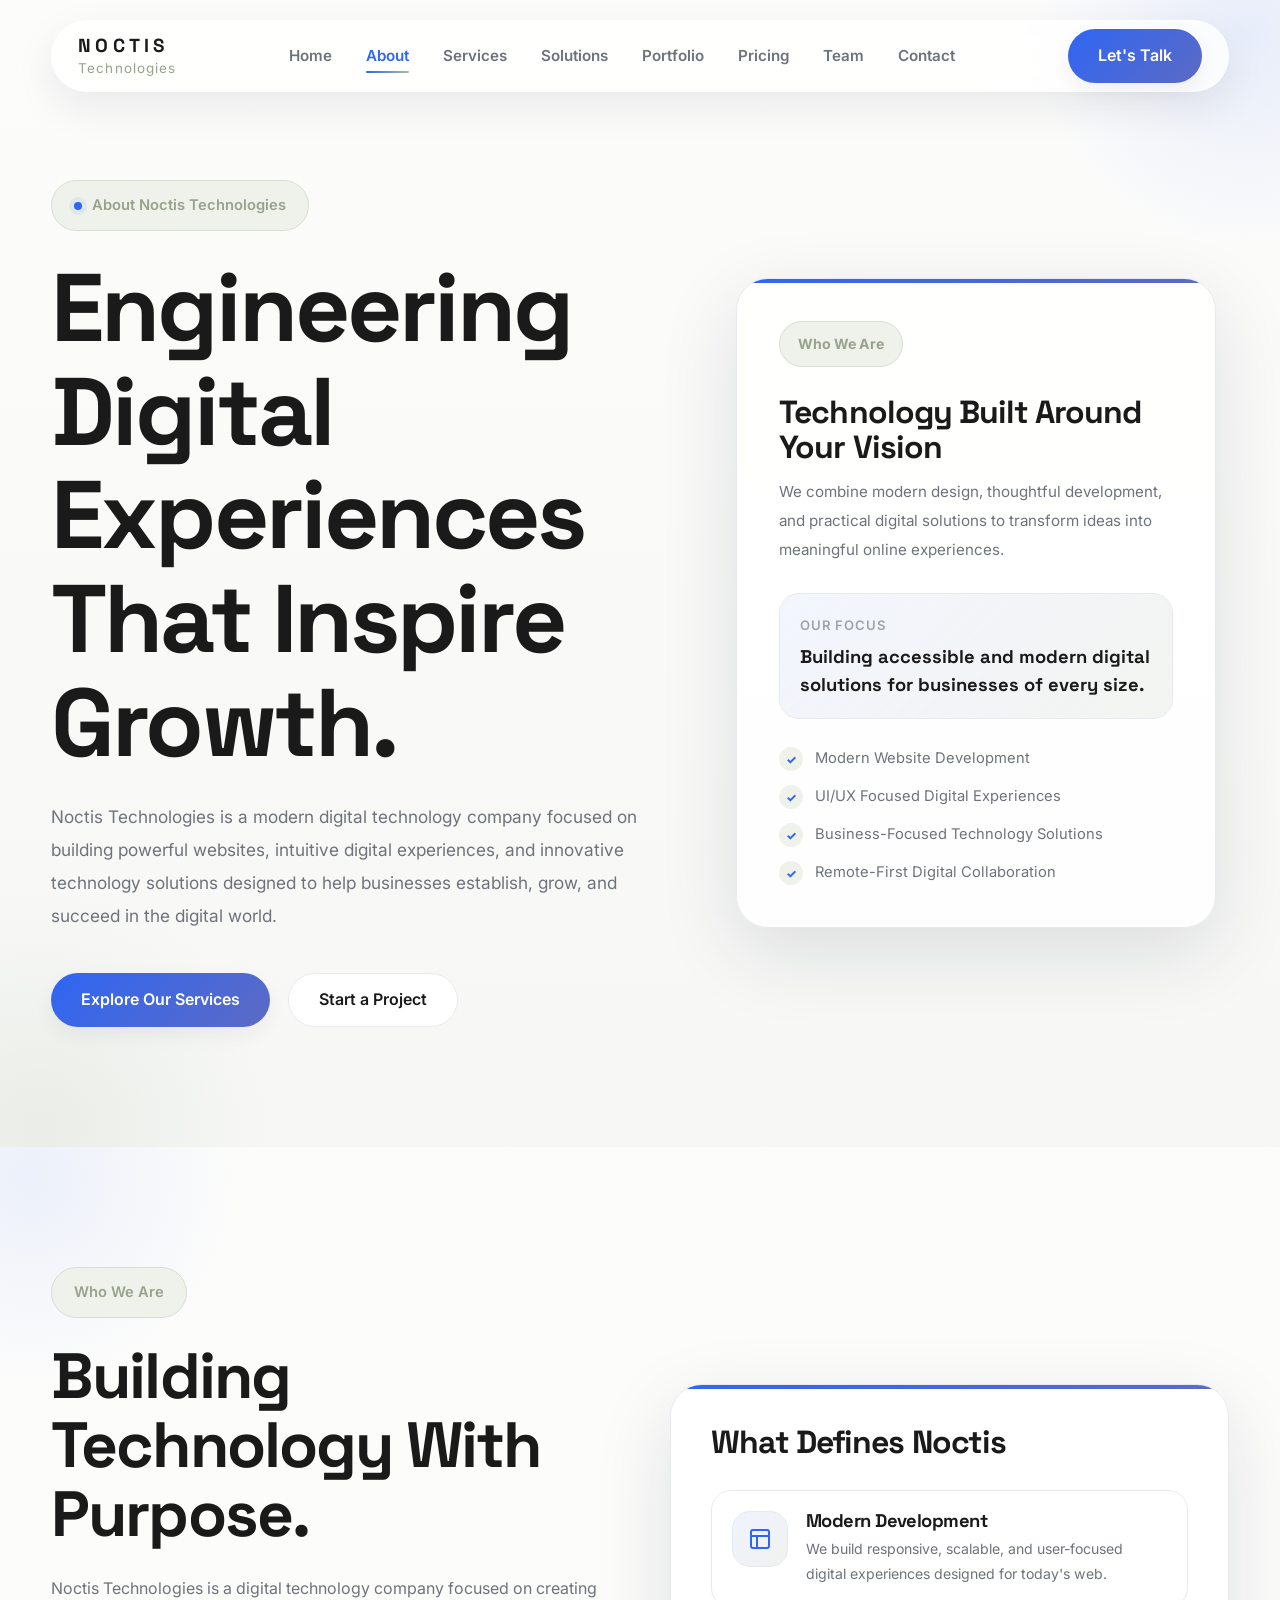
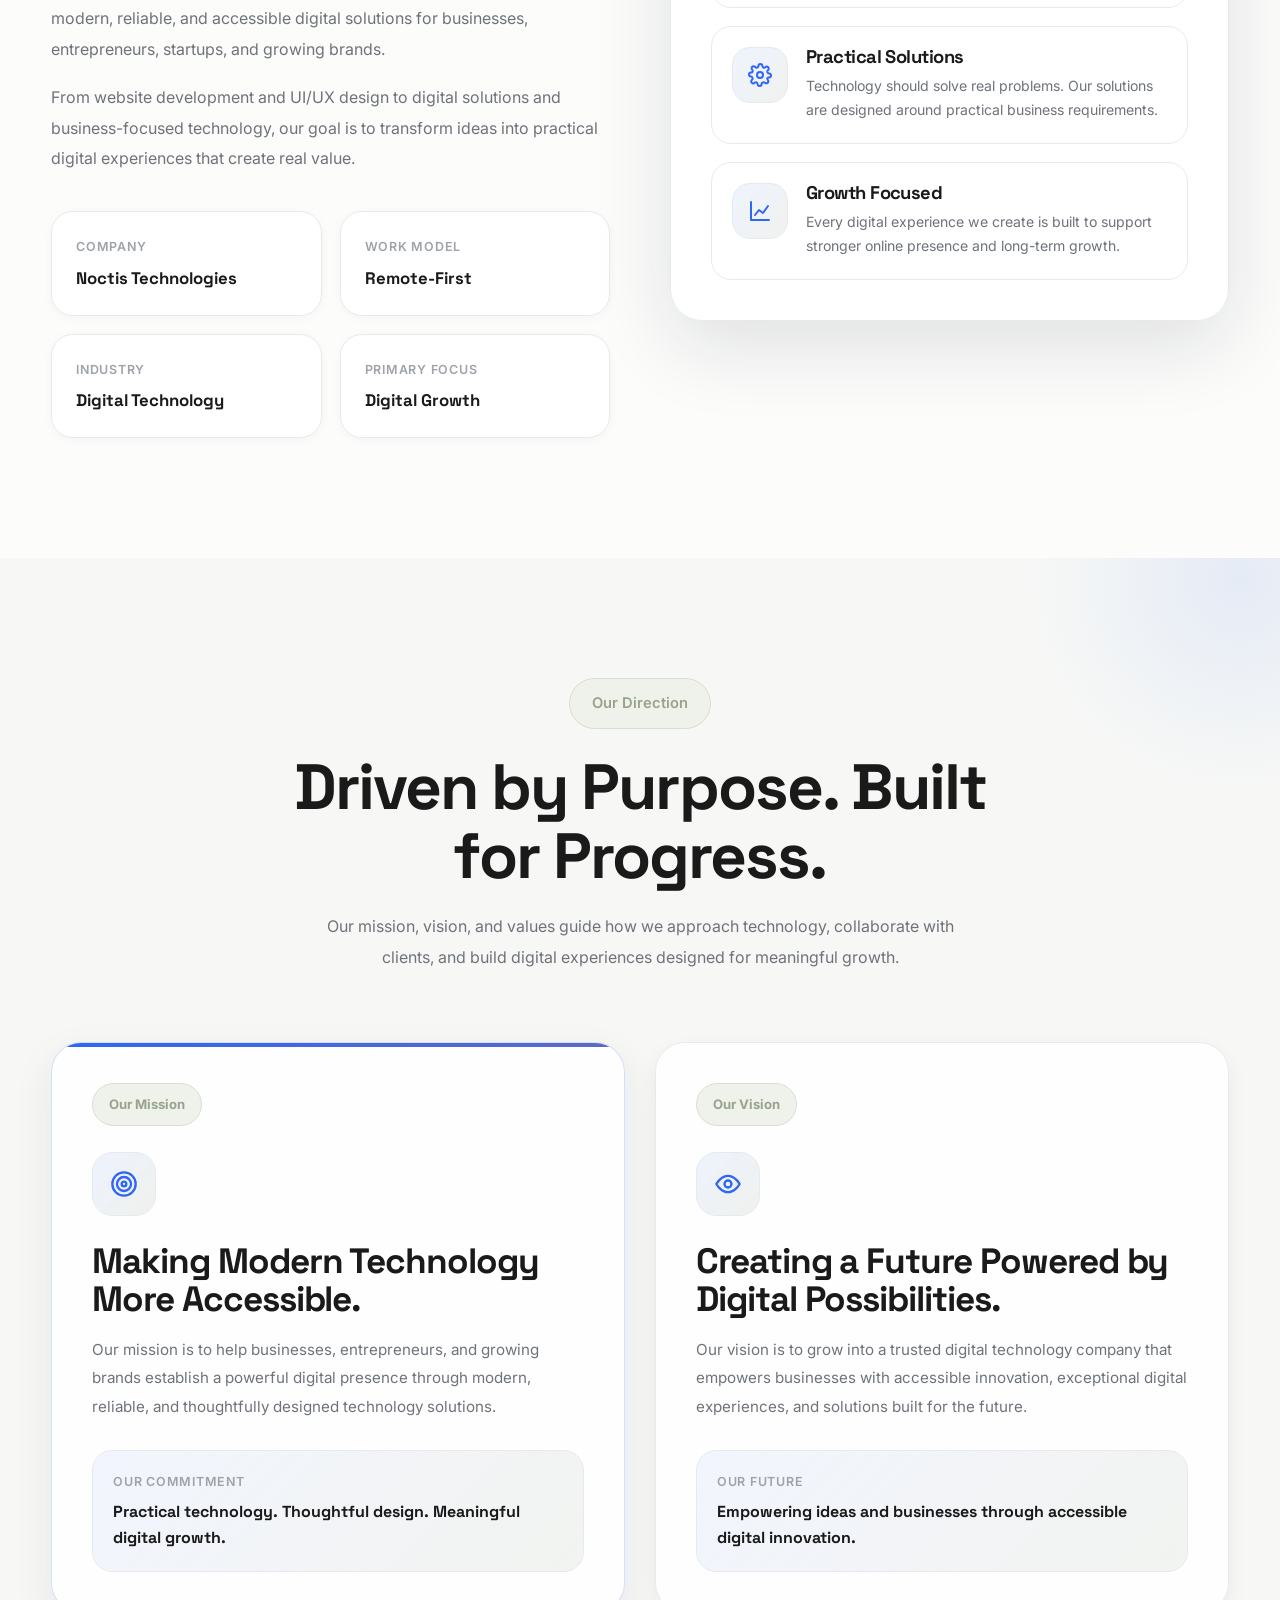
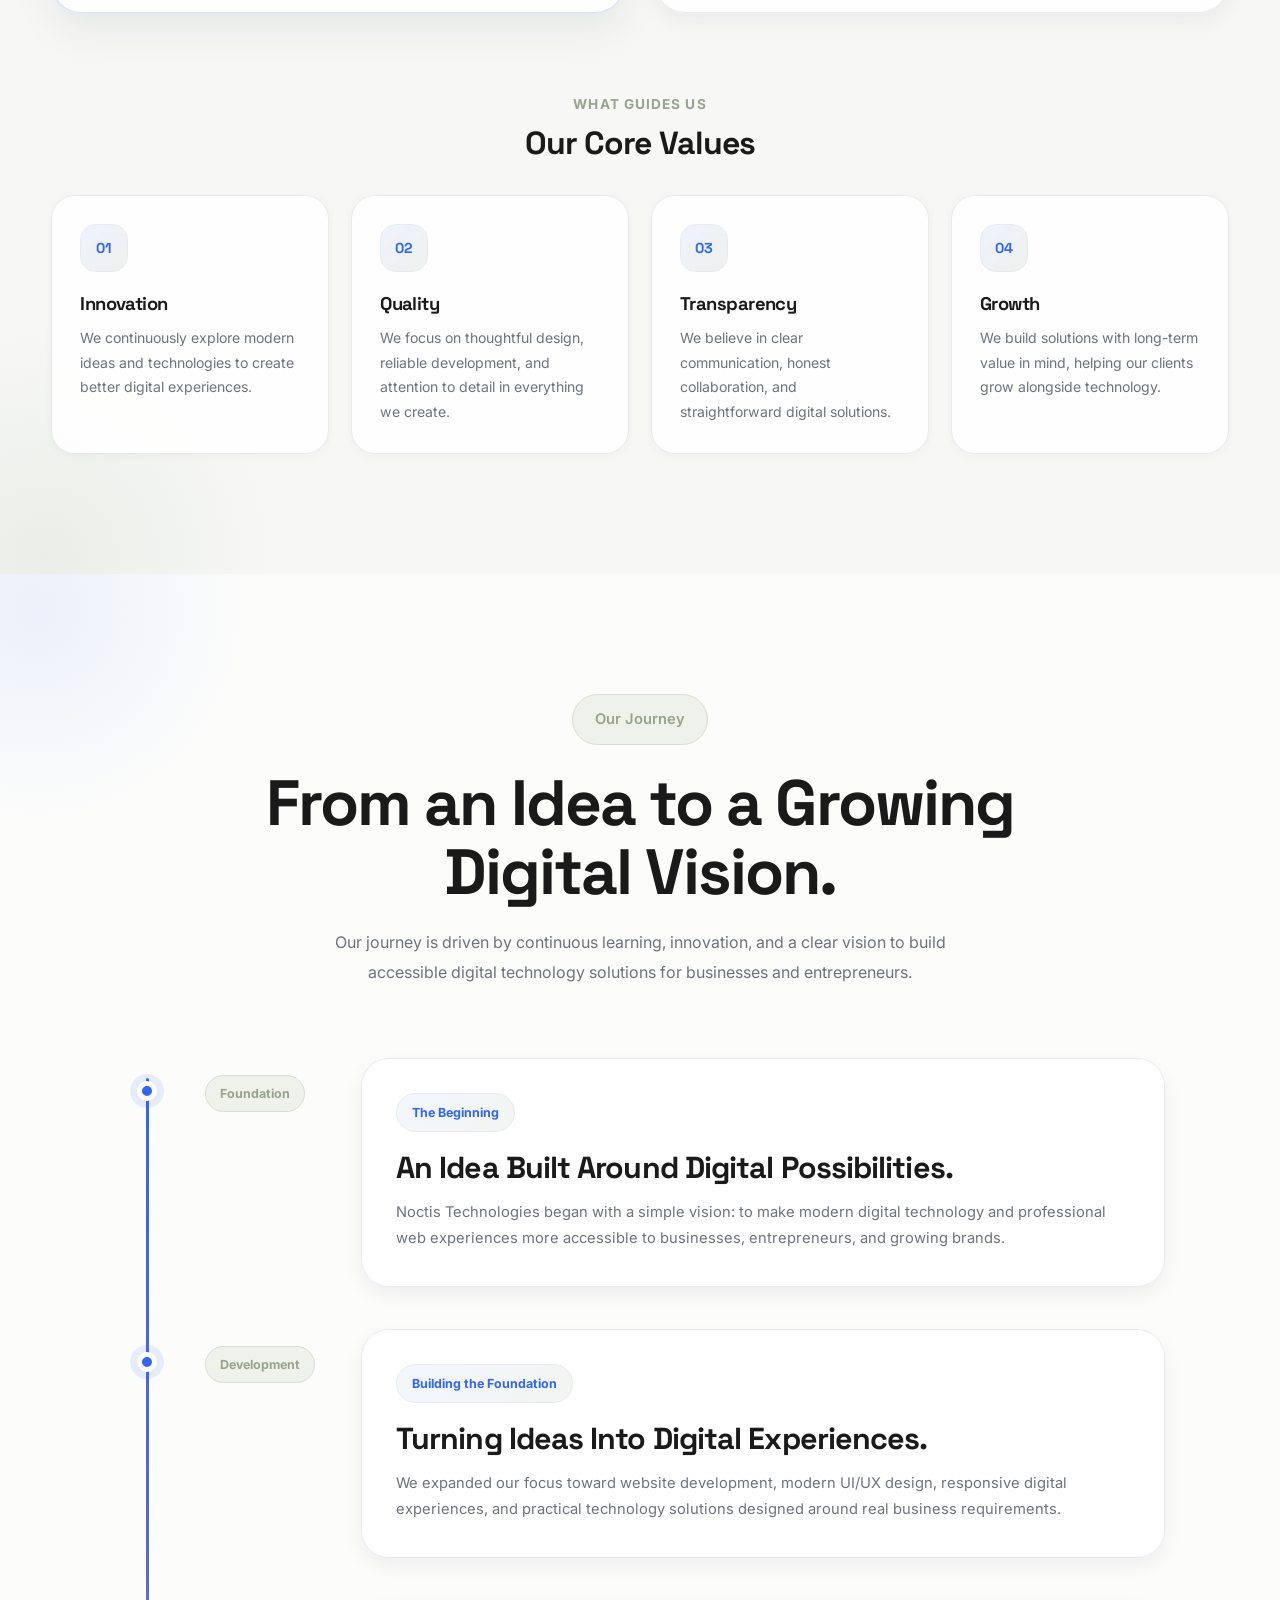
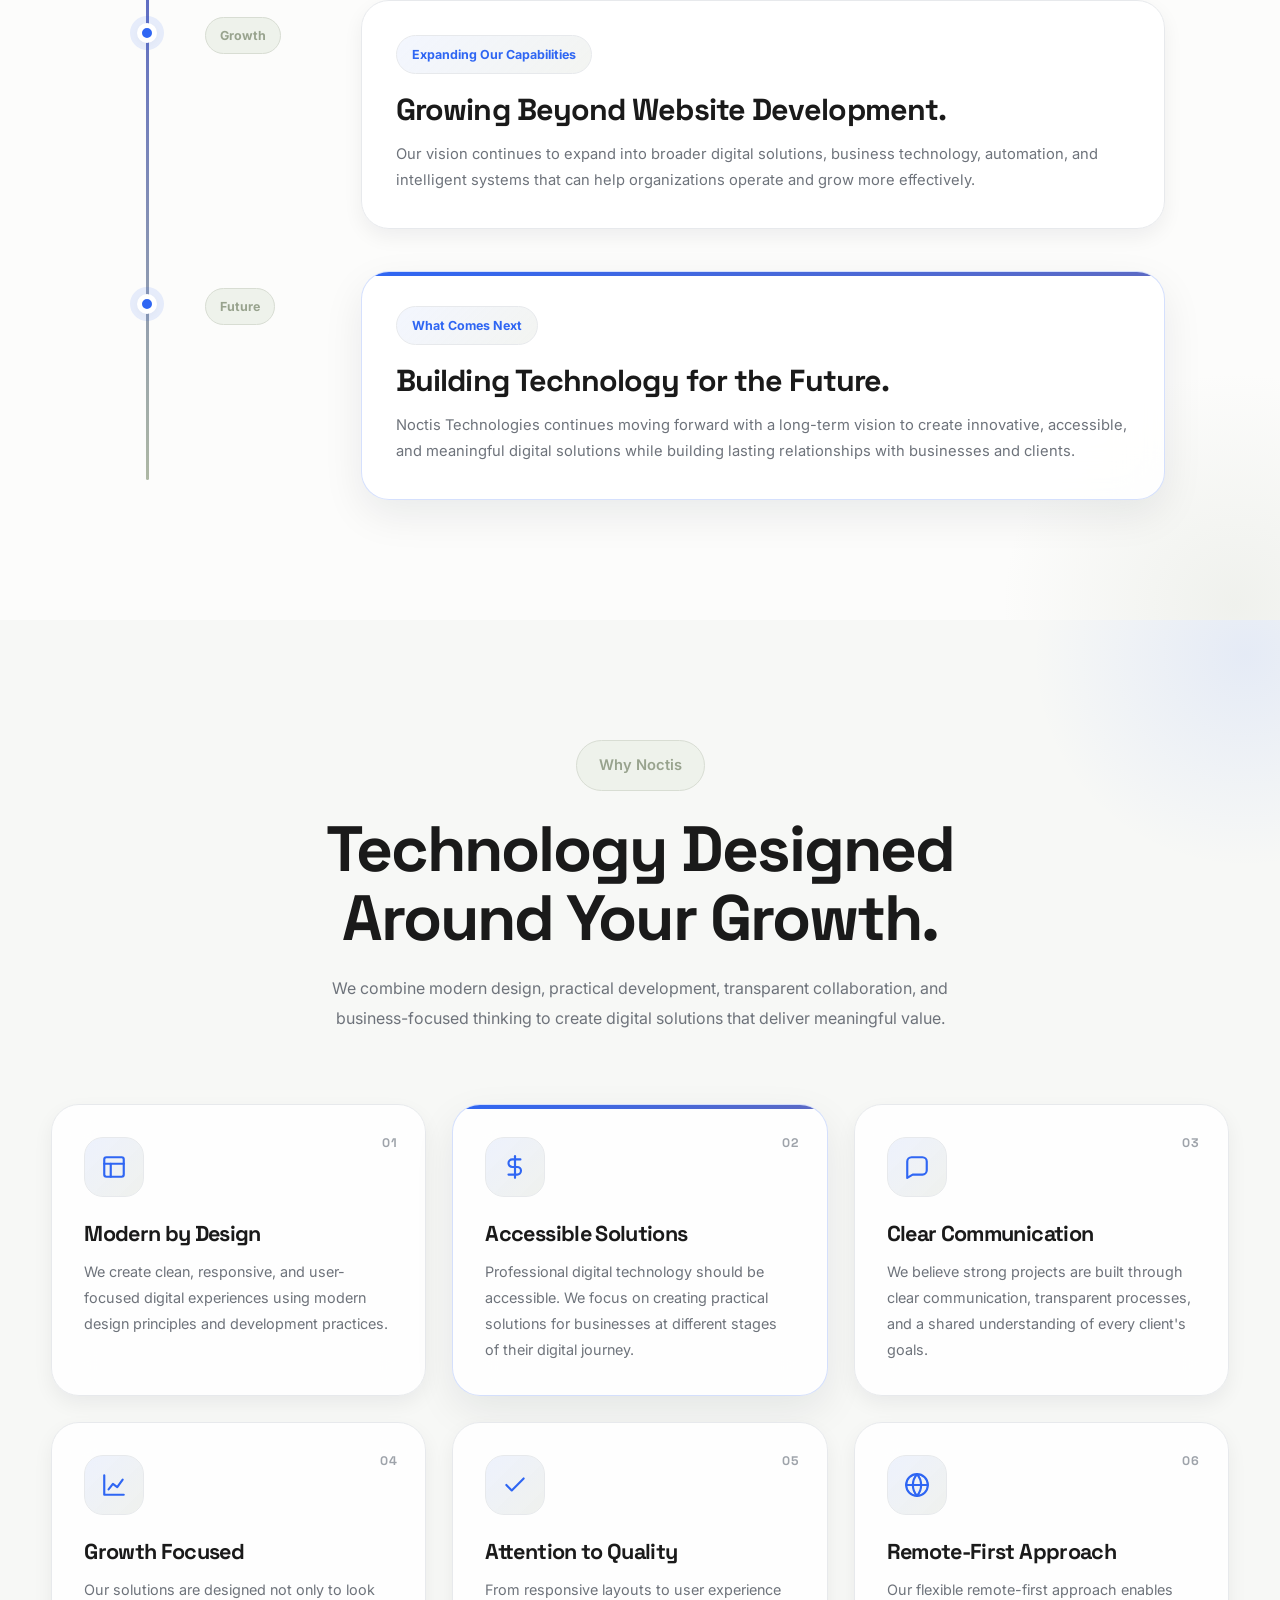
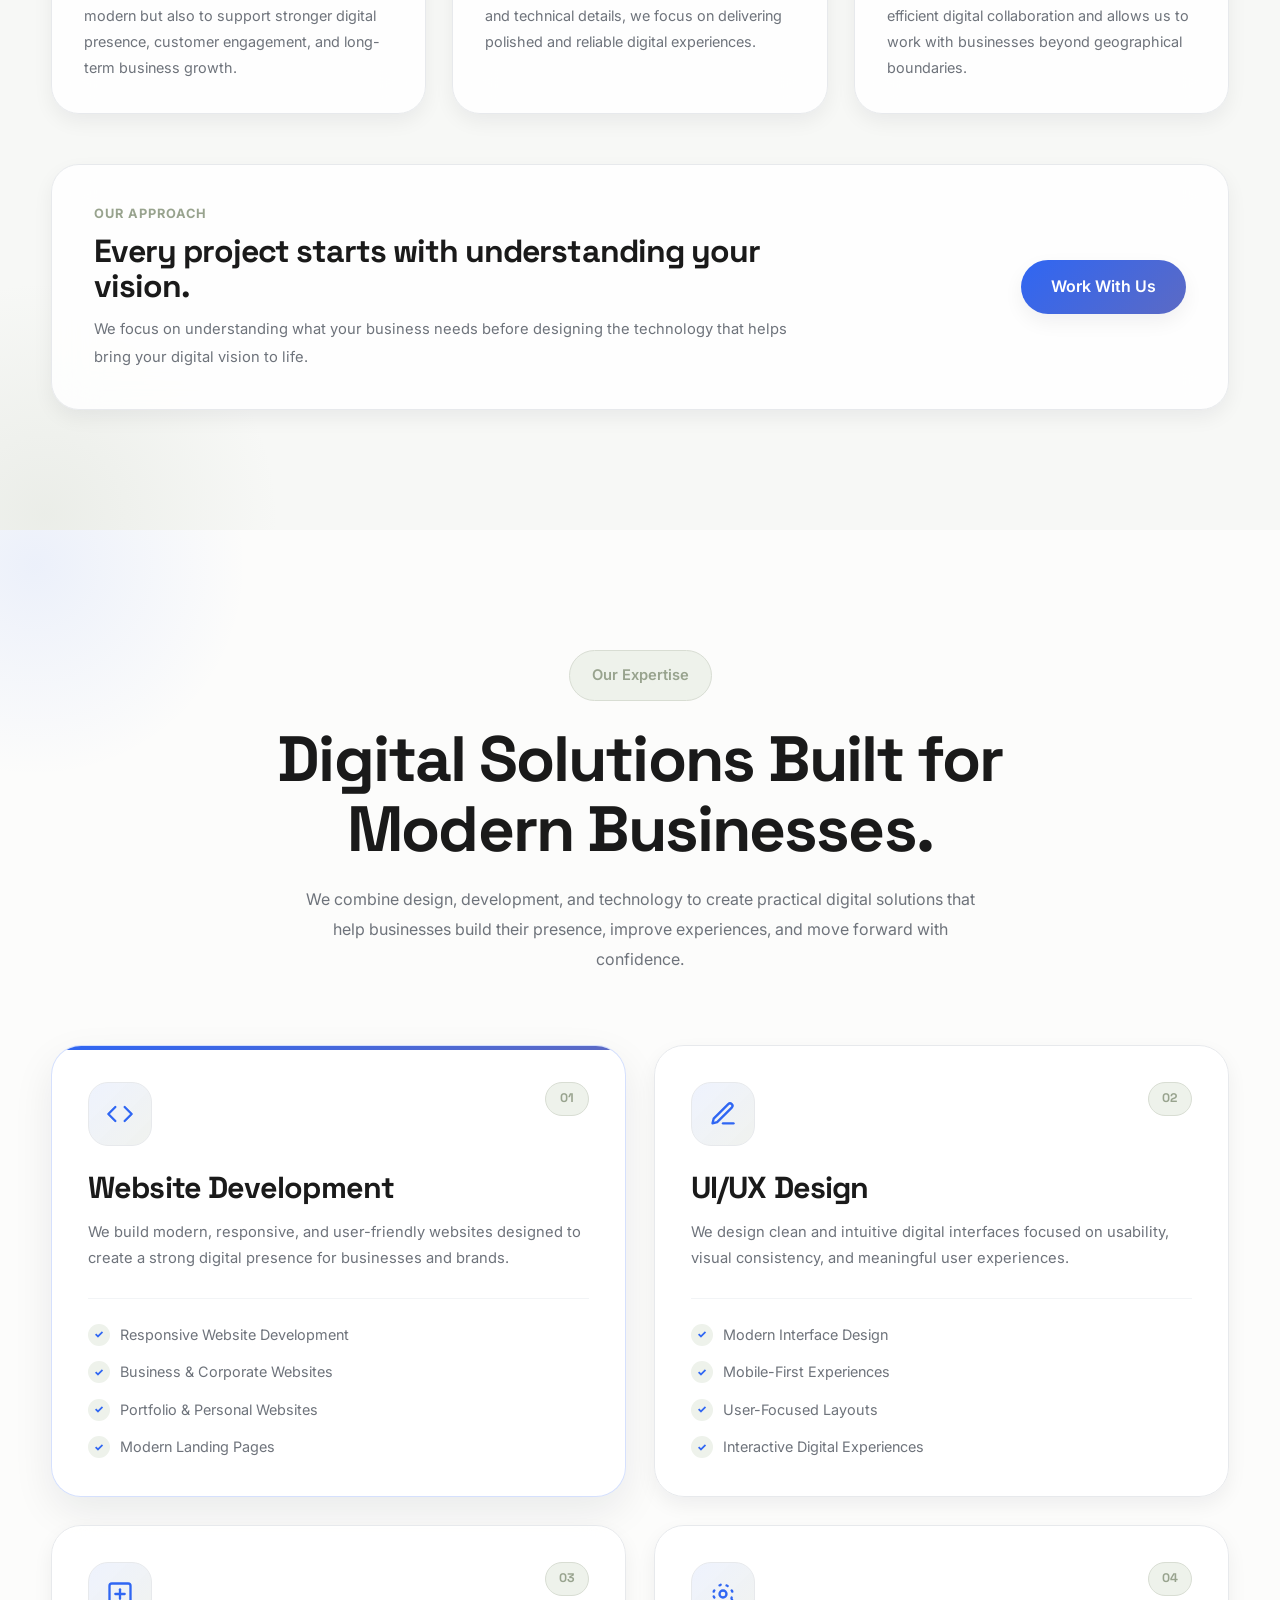
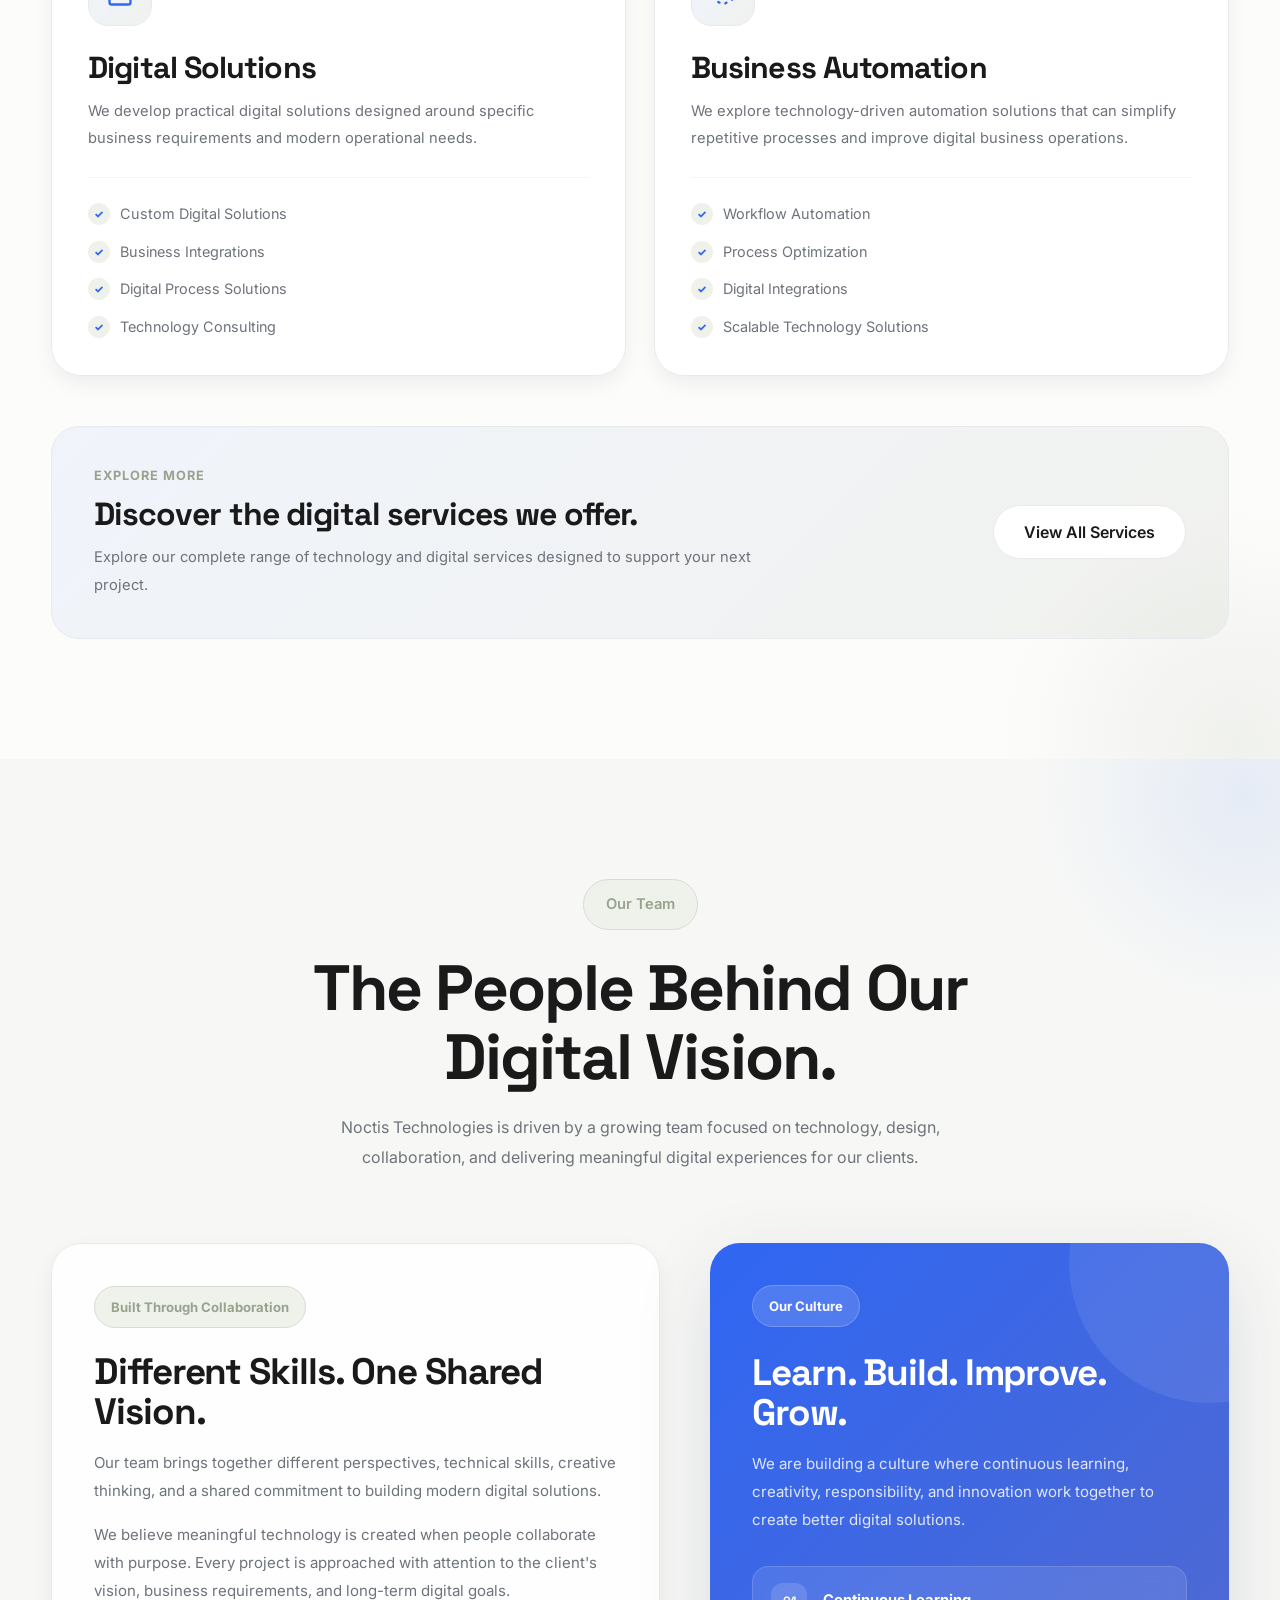
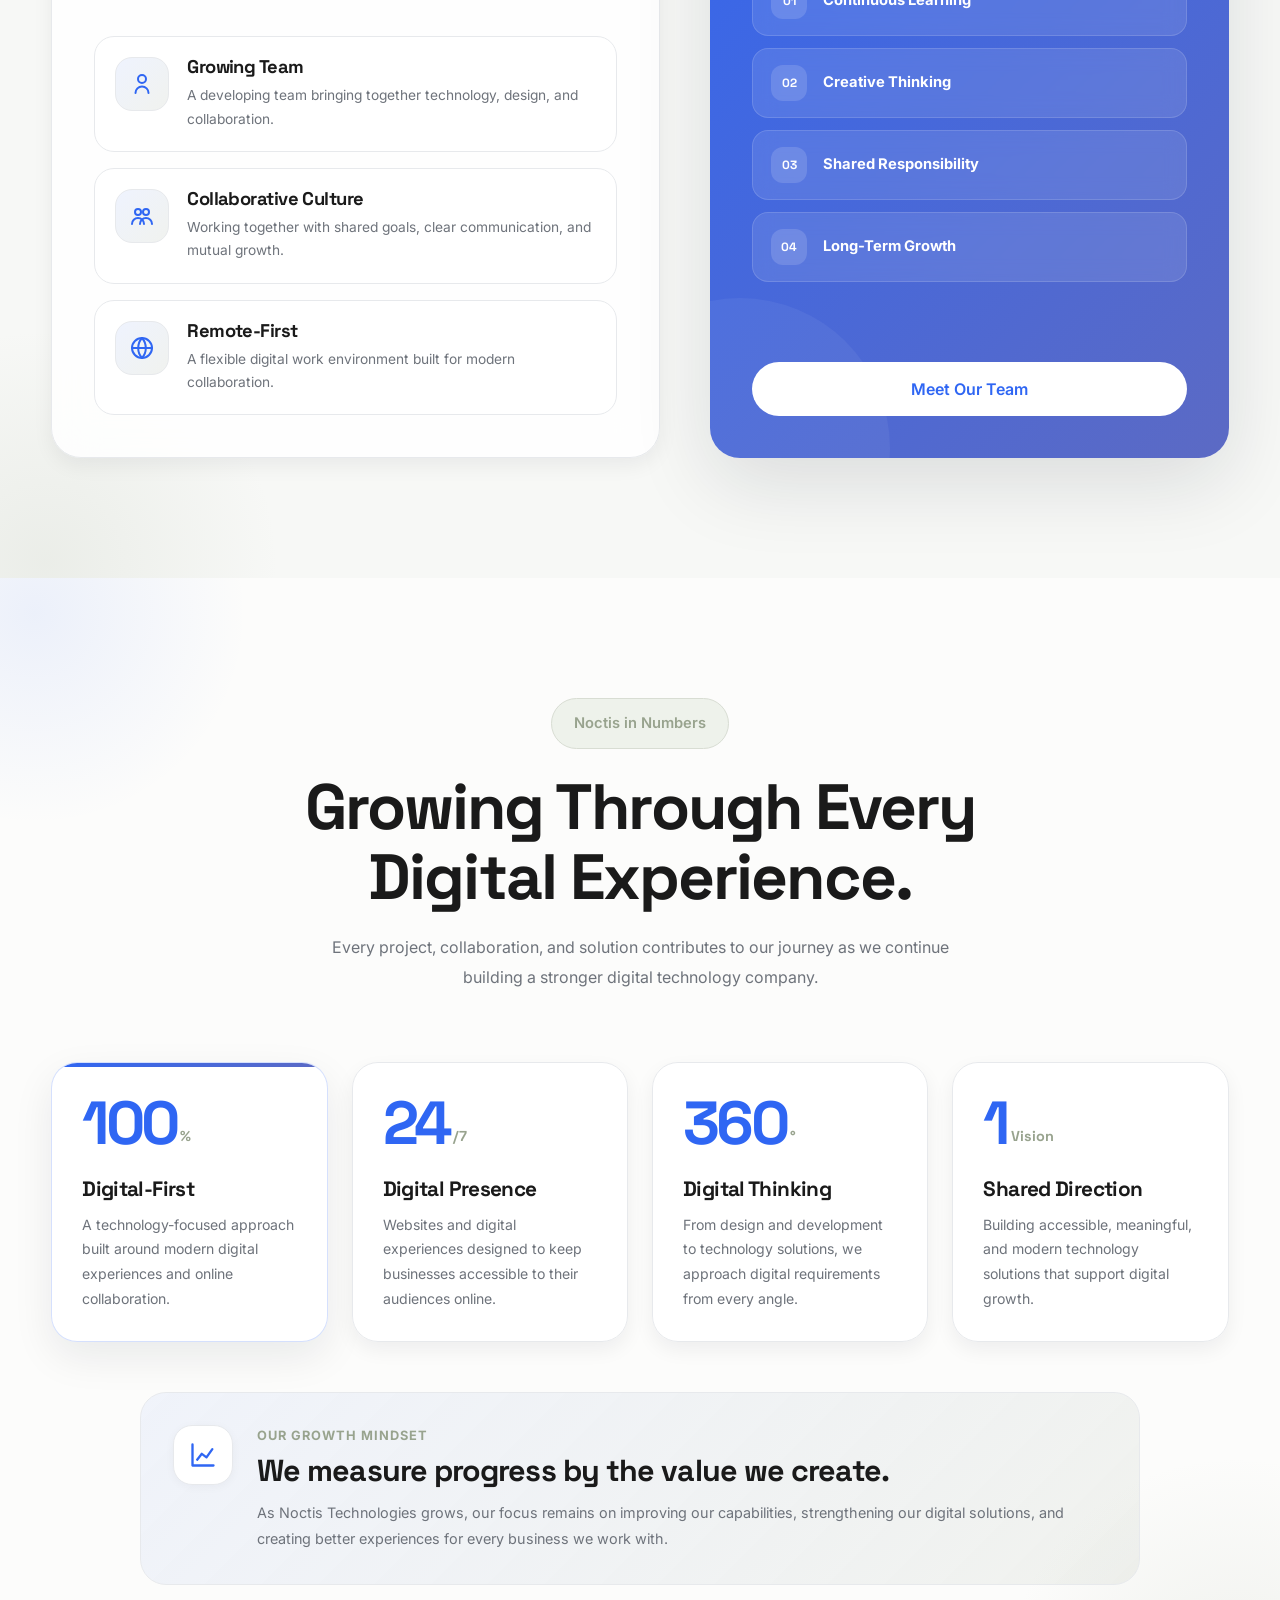
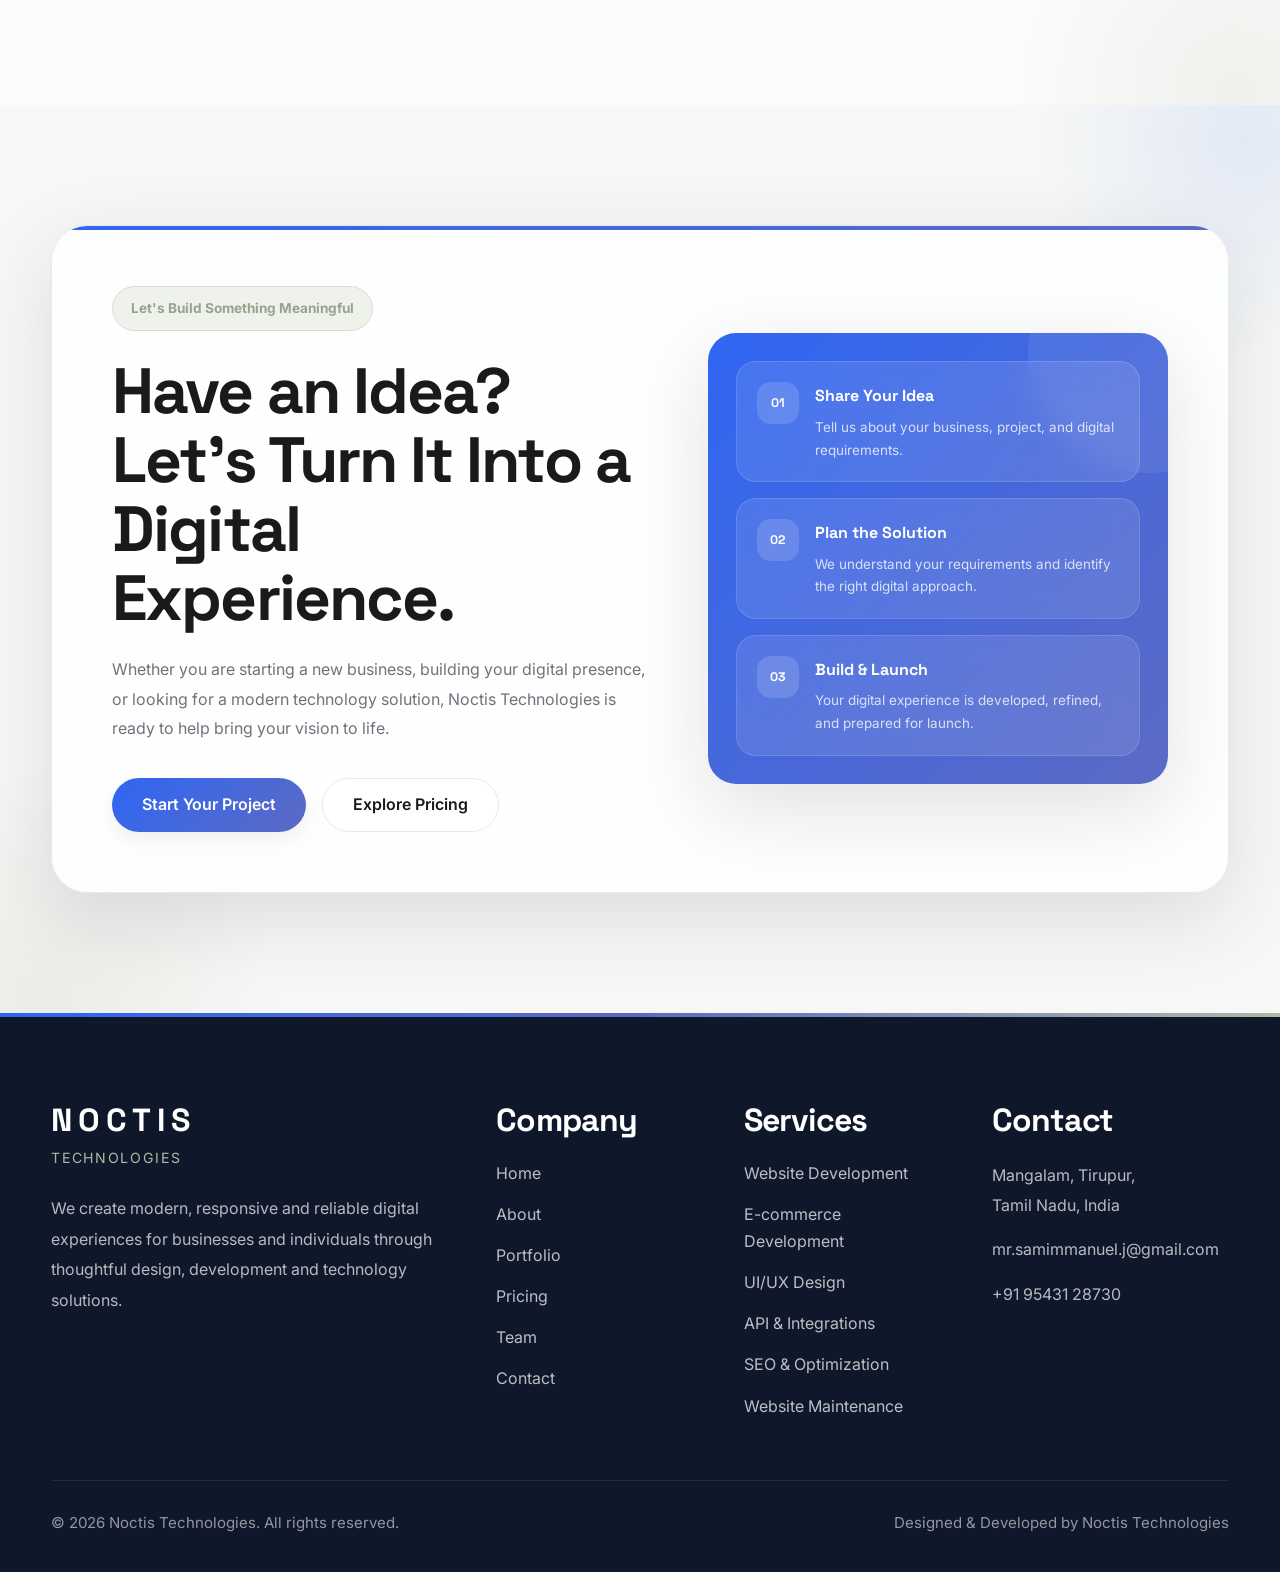
<file: about.html>
<!DOCTYPE html>

<html lang="en">

<html>

    <!--==================================================
    BASIC META
    ==================================================-->

    <meta charset="UTF-8">

    <meta name="viewport"
          content="width=device-width, initial-scale=1.0">

    <meta http-equiv="X-UA-Compatible"
          content="IE=edge">

    <meta name="theme-color"
          content="#2F66F3">


    <!--==================================================
    SEO
    ==================================================-->

    <title>About | Noctis Technologies</title>

    <meta name="description"
          content="Learn about Noctis Technologies, a modern digital technology company specializing in website development, UI/UX design, digital solutions, business automation, and innovative technology services.">

    <meta name="keywords"
          content="Noctis Technologies, About Noctis Technologies, Website Development, UI UX Design, Digital Solutions, Business Technology">

    <meta name="author"
          content="Noctis Technologies">

    <meta name="robots"
          content="index, follow">


    <!--==================================================
    OPEN GRAPH
    ==================================================-->

    <meta property="og:type"
          content="website">

    <meta property="og:title"
          content="About | Noctis Technologies">

    <meta property="og:description"
          content="Discover Noctis Technologies and our mission to build modern digital experiences and technology solutions that help businesses grow.">


    <!--==================================================
    GOOGLE FONTS
    ==================================================-->

    <link rel="preconnect"
          href="https://fonts.googleapis.com">

    <link rel="preconnect"
          href="https://fonts.gstatic.com"
          crossorigin>

    <link href="https://fonts.googleapis.com/css2?family=Inter:wght@300;400;500;600;700;800&family=Space+Grotesk:wght@400;500;600;700&display=swap"
          rel="stylesheet">

<link rel="stylesheet" href="navigation.css">
<link rel="stylesheet" href="footer.css">

    <!--==================================================
    FAVICON
    ==================================================-->

    <link rel="icon"
          type="image/svg+xml"
          href="favicon.svg">


    <!--==================================================
    CSS
    ==================================================-->

    <style>
      /*==================================================
ROOT VARIABLES
==================================================*/

:root{

    /*==================================================
    BRAND COLORS
    ==================================================*/

    --primary:#2F66F3;
    --primary-light:#5A8CFF;
    --primary-dark:#214FCC;

    --secondary:#5C6AC4;


    /*==================================================
    ACCENT
    ==================================================*/

    --sage:#AEB8A4;
    --sage-dark:#98A38E;
    --sage-light:#D8DDD3;
    --sage-soft:#EEF2EB;


    /*==================================================
    BACKGROUND
    ==================================================*/

    --background:#FCFCFB;
    --section:#F7F8F6;
    --surface:#FFFFFF;
    --card:#FFFFFF;


    /*==================================================
    TEXT
    ==================================================*/

    --text:#1A1A1A;
    --text-light:#6E737B;
    --text-muted:#9EA3AA;


    /*==================================================
    STATUS
    ==================================================*/

    --success:#22C55E;
    --warning:#F59E0B;
    --danger:#EF4444;


    /*==================================================
    BORDER
    ==================================================*/

    --border:#E7E9EC;
    --divider:#F2F4F6;


    /*==================================================
    SHADOWS
    ==================================================*/

    --shadow-xs:0 2px 10px rgba(17,24,39,.04);

    --shadow-sm:0 8px 20px rgba(17,24,39,.06);

    --shadow:0 15px 40px rgba(17,24,39,.08);

    --shadow-lg:0 25px 80px rgba(17,24,39,.12);


    /*==================================================
    GLOW
    ==================================================*/

    --blue-glow:0 0 60px rgba(47,102,243,.18);

    --sage-glow:0 0 60px rgba(174,184,164,.20);


    /*==================================================
    GLASS
    ==================================================*/

    --glass:rgba(255,255,255,.72);

    --glass-border:rgba(255,255,255,.65);

    --blur:blur(22px);


    /*==================================================
    RADIUS
    ==================================================*/

    --radius-xs:12px;
    --radius-sm:18px;
    --radius:24px;
    --radius-lg:32px;
    --radius-xl:40px;


    /*==================================================
    SPACING
    ==================================================*/

    --space-1:8px;
    --space-2:16px;
    --space-3:24px;
    --space-4:32px;
    --space-5:48px;
    --space-6:64px;
    --space-7:96px;
    --space-8:120px;


    /*==================================================
    LAYOUT
    ==================================================*/

    --container:1320px;

    --header-height:90px;


    /*==================================================
    ANIMATION
    ==================================================*/

    --transition:.35s ease;

}


/*==================================================
GLOBAL CSS
==================================================*/


/*==================================================
RESET
==================================================*/

*,
*::before,
*::after{

    margin:0;

    padding:0;

    box-sizing:border-box;

}


html{

    font-size:16px;

    scroll-behavior:smooth;

    scroll-padding-top:var(--header-height);

}


body{

    font-family:"Inter",sans-serif;

    background:var(--background);

    color:var(--text);

    line-height:1.7;

    overflow-x:hidden;

    text-rendering:optimizeLegibility;

    -webkit-font-smoothing:antialiased;

    -moz-osx-font-smoothing:grayscale;

}


/*==================================================
TYPOGRAPHY
==================================================*/

h1,
h2,
h3,
h4,
h5,
h6{

    font-family:"Space Grotesk",sans-serif;

    font-weight:700;

    color:var(--text);

    line-height:1.08;

    letter-spacing:-.03em;

}


h1{

    font-size:clamp(3rem,8vw,6rem);

}


h2{

    font-size:clamp(2.3rem,5vw,4rem);

}


h3{

    font-size:clamp(1.45rem,3vw,2rem);

}


h4{

    font-size:1.15rem;

}


p{

    color:var(--text-light);

    font-size:1rem;

    line-height:1.9;

}


a{

    text-decoration:none;

    color:inherit;

    transition:var(--transition);

}


ul{

    list-style:none;

}


img{

    display:block;

    width:100%;

    height:auto;

}


svg{

    display:block;

    flex-shrink:0;

}


button{

    border:none;

    outline:none;

    background:none;

    font:inherit;

    cursor:pointer;

}


input,
textarea,
select{

    width:100%;

    border:none;

    outline:none;

    background:none;

    font:inherit;

}


/*==================================================
LAYOUT
==================================================*/

.container{

    width:min(92%,var(--container));

    margin-inline:auto;

}


section{

    position:relative;

    padding:120px 0;

}


/*==================================================
SECTION HEADING
==================================================*/

.section-heading{

    max-width:760px;

    margin:0 auto 70px;

    text-align:center;

}


.section-badge{

    display:inline-flex;

    align-items:center;

    justify-content:center;

    padding:12px 22px;

    margin-bottom:24px;

    border-radius:999px;

    background:var(--sage-soft);

    border:1px solid var(--sage-light);

    color:var(--sage-dark);

    font-size:.92rem;

    font-weight:600;

}


.section-heading h2{

    margin-bottom:20px;

}


.section-heading p{

    max-width:680px;

    margin:auto;

}


/*==================================================
BUTTONS
==================================================*/

.btn-primary{

    display:inline-flex;

    align-items:center;

    justify-content:center;

    min-height:54px;

    padding:0 30px;

    border-radius:999px;

    background:linear-gradient(
        135deg,
        var(--primary),
        var(--secondary)
    );

    color:#fff;

    font-weight:600;

    box-shadow:var(--shadow-sm);

    transition:var(--transition);

}


.btn-primary:hover{

    transform:translateY(-4px);

    box-shadow:var(--shadow-lg);

}


.btn-secondary{

    display:inline-flex;

    align-items:center;

    justify-content:center;

    min-height:54px;

    padding:0 30px;

    border-radius:999px;

    border:1px solid var(--border);

    background:#fff;

    color:var(--text);

    font-weight:600;

    transition:var(--transition);

}


.btn-secondary:hover{

    color:var(--primary);

    border-color:var(--primary);

    transform:translateY(-4px);

}


/*==================================================
SCROLLBAR
==================================================*/

::-webkit-scrollbar{

    width:10px;

}


::-webkit-scrollbar-track{

    background:var(--section);

}


::-webkit-scrollbar-thumb{

    background:linear-gradient(
        var(--primary),
        var(--sage)
    );

    border-radius:999px;

}


/*==================================================
TEXT SELECTION
==================================================*/

::selection{

    background:var(--primary);

    color:#fff;

}


/*==================================================
FOCUS
==================================================*/

:focus-visible{

    outline:3px solid rgba(47,102,243,.35);

    outline-offset:4px;

}


/*==================================================
GLOBAL RESPONSIVE
==================================================*/

@media(max-width:992px){

    .container{

        width:94%;

    }

}


@media(max-width:768px){

    section{

        padding:90px 0;

    }

}


@media(max-width:480px){

    html{

        font-size:15px;

    }

    section{

        padding:75px 0;

    }

    .section-heading{

        margin-bottom:50px;

    }

      }
      /*==================================================
HEADER
==================================================*/

.header{

    position:fixed;

    top:0;

    left:0;

    width:100%;

    z-index:1000;

    padding:20px 0;

    transition:all .35s ease;

}

.header.scrolled{

    padding:14px 0;

}


/*==================================================
NAVBAR
==================================================*/

.navbar{

    display:flex;

    align-items:center;

    justify-content:space-between;

    gap:40px;

    height:72px;

    padding:0 26px;

    background:rgba(255,255,255,.78);

    backdrop-filter:blur(24px);

    -webkit-backdrop-filter:blur(24px);

    border:1px solid rgba(255,255,255,.65);

    border-radius:999px;

    box-shadow:
    var(--shadow),
    inset 0 1px rgba(255,255,255,.9);

}


/*==================================================
LOGO
==================================================*/

.brand{

    display:flex;

    align-items:center;

    gap:14px;

    flex-shrink:0;

}

.brand img{

    width:48px;

    height:48px;

    object-fit:contain;

}

.brand-text{

    display:flex;

    flex-direction:column;

    line-height:1;

}

.brand-title{

    font-family:"Space Grotesk",sans-serif;

    font-size:1.18rem;

    font-weight:700;

    letter-spacing:.22em;

    text-transform:uppercase;

}

.brand-subtitle{

    margin-top:6px;

    font-size:.84rem;

    color:var(--sage-dark);

    letter-spacing:.08em;

}


/*==================================================
DESKTOP NAVIGATION
==================================================*/

.nav-links{

    display:flex;

    align-items:center;

    gap:34px;

}

.nav-links li{

    list-style:none;

}

.nav-links a{

    position:relative;

    font-size:.95rem;

    font-weight:600;

    color:var(--text-light);

    transition:.35s;

}

.nav-links a:hover,
.nav-links a.active{

    color:var(--primary);

}

.nav-links a::after{

    content:"";

    position:absolute;

    left:0;

    bottom:-8px;

    width:0;

    height:2px;

    border-radius:999px;

    background:linear-gradient(
        90deg,
        var(--primary),
        var(--sage)
    );

    transition:.35s;

}

.nav-links a:hover::after,
.nav-links a.active::after{

    width:100%;

}


/*==================================================
RIGHT AREA
==================================================*/

.nav-right{

    display:flex;

    align-items:center;

    gap:16px;

}


/*==================================================
MENU TOGGLE
==================================================*/

.menu-toggle{

    display:none;

    width:52px;

    height:52px;

    align-items:center;

    justify-content:center;

    flex-shrink:0;

    border-radius:50%;

    background:#fff;

    color:var(--text);

    border:1px solid var(--border);

    box-shadow:var(--shadow-xs);

    transition:.35s;

}

.menu-toggle:hover{

    transform:scale(1.05);

    border-color:var(--primary);

    color:var(--primary);

}


/*==================================================
PREMIUM MOBILE MENU
==================================================*/

.mobile-menu{

    position:fixed;

    inset:0;

    width:100%;

    height:100vh;

    height:100dvh;

    background:rgba(252,252,251,.98);

    backdrop-filter:blur(28px);

    -webkit-backdrop-filter:blur(28px);

    transform:translateX(100%);

    transition:.45s ease;

    z-index:9999;

    overflow-y:auto;

    padding:100px 30px 40px;

}

.mobile-menu.active{

    transform:translateX(0);

}

.mobile-menu nav{

    display:flex;

    flex-direction:column;

    max-width:700px;

    margin:auto;

}

.mobile-menu nav a{

    display:flex;

    align-items:center;

    justify-content:space-between;

    padding:22px 0;

    font-family:"Space Grotesk",sans-serif;

    font-size:1.25rem;

    font-weight:600;

    color:var(--text);

    border-bottom:1px solid var(--divider);

    transition:.3s;

}

.mobile-menu nav a:hover{

    color:var(--primary);

    padding-left:10px;

}

.mobile-menu nav a.active{

    color:var(--primary);

}

.mobile-menu .btn-primary{

    margin-top:34px;

    width:100%;

    border-bottom:none;

    color:#fff;

}

.mobile-menu .btn-primary:hover{

    color:#fff;

    padding-left:0;

}


/*==================================================
SCROLL PROGRESS
==================================================*/

.scroll-progress{

    position:fixed;

    top:0;

    left:0;

    width:0;

    height:3px;

    background:linear-gradient(
        90deg,
        var(--primary),
        var(--secondary)
    );

    z-index:10001;

}


/*==================================================
NAVIGATION RESPONSIVE
==================================================*/

@media(max-width:1100px){

    .nav-links{

        display:none;

    }

    .menu-toggle{

        display:flex;

    }

    .nav-right .btn-primary{

        display:none;

    }

}


@media(max-width:768px){

    .header{

        padding:14px 0;

    }

    .navbar{

        height:66px;

        padding:0 18px;

        border-radius:24px;

    }

    .brand-title{

        font-size:1.05rem;

    }

    .brand-subtitle{

        font-size:.78rem;

    }

    .mobile-menu{

        padding:90px 24px 30px;

    }

}


@media(max-width:480px){

    .navbar{

        padding:0 14px;

    }

    .mobile-menu nav a{

        font-size:1.15rem;

        padding:18px 0;

    }

    .menu-toggle{

        width:48px;

        height:48px;

    }

}


@media(max-width:360px){

    .brand-title{

        font-size:.95rem;

        letter-spacing:.18em;

    }

    .brand-subtitle{

        font-size:.72rem;

    }

    .menu-toggle{

        width:44px;

        height:44px;

    }

}
      /*==================================================
ABOUT HERO
==================================================*/

.about-hero{

    position:relative;

    overflow:hidden;

    padding:180px 0 120px;

    background:linear-gradient(
        180deg,
        var(--background),
        var(--section)
    );

}


/*==================================================
BACKGROUND GLOW
==================================================*/

.about-hero::before{

    content:"";

    position:absolute;

    top:-180px;

    right:-180px;

    width:430px;

    height:430px;

    border-radius:50%;

    background:radial-gradient(
        rgba(47,102,243,.10),
        transparent 70%
    );

}

.about-hero::after{

    content:"";

    position:absolute;

    bottom:-220px;

    left:-200px;

    width:480px;

    height:480px;

    border-radius:50%;

    background:radial-gradient(
        rgba(174,184,164,.18),
        transparent 70%
    );

}


/*==================================================
HERO LAYOUT
==================================================*/

.about-hero-wrapper{

    display:grid;

    grid-template-columns:1.08fr .92fr;

    gap:80px;

    align-items:center;

    position:relative;

    z-index:2;

}


/*==================================================
HERO CONTENT
==================================================*/

.about-hero-content{

    position:relative;

}

.about-hero-content h1{

    margin:26px 0;

}

.about-hero-content p{

    max-width:680px;

    margin-bottom:40px;

    font-size:1.08rem;

}


/*==================================================
HERO BADGE
==================================================*/

.about-hero-badge{

    display:inline-flex;

    align-items:center;

    gap:10px;

    padding:12px 22px;

    border-radius:999px;

    background:var(--sage-soft);

    border:1px solid var(--sage-light);

    color:var(--sage-dark);

    font-size:.92rem;

    font-weight:600;

}

.about-hero-badge::before{

    content:"";

    width:8px;

    height:8px;

    flex-shrink:0;

    border-radius:50%;

    background:var(--primary);

    box-shadow:0 0 0 5px rgba(47,102,243,.08);

}


/*==================================================
HERO BUTTONS
==================================================*/

.about-hero-buttons{

    display:flex;

    flex-wrap:wrap;

    gap:18px;

}


/*==================================================
HERO VISUAL
==================================================*/

.about-hero-visual{

    display:flex;

    justify-content:center;

    align-items:center;

}


/*==================================================
MAIN ABOUT CARD
==================================================*/

.about-main-card{

    position:relative;

    width:100%;

    max-width:480px;

    padding:42px;

    border-radius:32px;

    background:rgba(255,255,255,.84);

    backdrop-filter:blur(24px);

    -webkit-backdrop-filter:blur(24px);

    border:1px solid var(--border);

    box-shadow:var(--shadow-lg);

    overflow:hidden;

}


/*==================================================
CARD TOP ACCENT
==================================================*/

.about-main-card::before{

    content:"";

    position:absolute;

    top:0;

    left:0;

    width:100%;

    height:4px;

    background:linear-gradient(
        90deg,
        var(--primary),
        var(--secondary)
    );

}


/*==================================================
CARD BADGE
==================================================*/

.about-card-badge{

    display:inline-flex;

    align-items:center;

    padding:10px 18px;

    margin-bottom:28px;

    border-radius:999px;

    background:var(--sage-soft);

    border:1px solid var(--sage-light);

    color:var(--sage-dark);

    font-size:.88rem;

    font-weight:700;

}


/*==================================================
CARD CONTENT
==================================================*/

.about-main-card h3{

    margin-bottom:14px;

}

.about-main-card > p{

    margin-bottom:28px;

    font-size:.95rem;

}


/*==================================================
ABOUT HIGHLIGHT
==================================================*/

.about-highlight{

    padding:20px;

    margin-bottom:28px;

    border-radius:20px;

    background:linear-gradient(
        135deg,
        rgba(47,102,243,.06),
        rgba(174,184,164,.15)
    );

    border:1px solid var(--border);

}

.about-highlight span{

    display:block;

    margin-bottom:7px;

    color:var(--text-muted);

    font-size:.82rem;

    font-weight:600;

    text-transform:uppercase;

    letter-spacing:.06em;

}

.about-highlight strong{

    display:block;

    font-family:"Space Grotesk",sans-serif;

    color:var(--text);

    font-size:1.15rem;

    line-height:1.5;

}


/*==================================================
ABOUT FEATURES
==================================================*/

.about-features{

    display:grid;

    gap:14px;

}

.about-feature{

    display:flex;

    align-items:flex-start;

    gap:12px;

    color:var(--text-light);

    font-size:.92rem;

    line-height:1.6;

}

.about-feature::before{

    content:"✓";

    display:flex;

    align-items:center;

    justify-content:center;

    flex:0 0 24px;

    width:24px;

    height:24px;

    border-radius:50%;

    background:var(--sage-soft);

    color:var(--primary);

    font-size:.75rem;

    font-weight:800;

}


/*==================================================
RESPONSIVE
==================================================*/

@media(max-width:992px){

    .about-hero-wrapper{

        grid-template-columns:1fr;

        gap:60px;

        text-align:center;

    }

    .about-hero-content p{

        margin:0 auto 36px;

    }

    .about-hero-buttons{

        justify-content:center;

    }

    .about-hero-visual{

        margin-top:10px;

    }

    .about-main-card{

        text-align:left;

    }

}


@media(max-width:768px){

    .about-hero{

        padding:150px 0 90px;

    }

    .about-hero-wrapper{

        gap:45px;

    }

    .about-main-card{

        padding:32px;

    }

}


@media(max-width:480px){

    .about-hero{

        padding:130px 0 75px;

    }

    .about-hero-content h1{

        font-size:clamp(2.5rem,13vw,3.7rem);

    }

    .about-hero-buttons{

        flex-direction:column;

    }

    .about-hero-buttons .btn-primary,
    .about-hero-buttons .btn-secondary{

        width:100%;

    }

    .about-main-card{

        padding:24px;

        border-radius:24px;

    }

    .about-highlight{

        padding:18px;

    }

}


@media(max-width:360px){

    .about-main-card{

        padding:20px;

    }

      }
      /*==================================================
COMPANY OVERVIEW
==================================================*/

.company-overview{

    position:relative;

    overflow:hidden;

    background:var(--background);

}


/*==================================================
BACKGROUND GLOW
==================================================*/

.company-overview::before{

    content:"";

    position:absolute;

    top:-180px;

    left:-180px;

    width:420px;

    height:420px;

    border-radius:50%;

    background:radial-gradient(
        rgba(47,102,243,.08),
        transparent 70%
    );

}


/*==================================================
OVERVIEW LAYOUT
==================================================*/

.overview-wrapper{

    display:grid;

    grid-template-columns:1fr 1fr;

    gap:60px;

    align-items:center;

    position:relative;

    z-index:2;

}


/*==================================================
OVERVIEW CONTENT
==================================================*/

.overview-content{

    position:relative;

}

.overview-content .section-badge{

    margin-bottom:24px;

}

.overview-content h2{

    margin-bottom:24px;

}

.overview-content > p{

    margin-bottom:18px;

    max-width:650px;

}


/*==================================================
COMPANY META GRID
==================================================*/

.company-meta{

    display:grid;

    grid-template-columns:repeat(2,1fr);

    gap:18px;

    margin-top:38px;

}


/*==================================================
META CARD
==================================================*/

.meta-card{

    position:relative;

    min-width:0;

    padding:24px;

    border-radius:22px;

    background:rgba(255,255,255,.84);

    backdrop-filter:blur(20px);

    -webkit-backdrop-filter:blur(20px);

    border:1px solid var(--border);

    box-shadow:var(--shadow-xs);

    transition:.35s ease;

    overflow:hidden;

}

.meta-card::before{

    content:"";

    position:absolute;

    top:0;

    left:0;

    width:100%;

    height:3px;

    background:linear-gradient(
        90deg,
        var(--primary),
        var(--secondary)
    );

    transform:scaleX(0);

    transform-origin:left;

    transition:.35s ease;

}

.meta-card:hover{

    transform:translateY(-6px);

    border-color:rgba(47,102,243,.18);

    box-shadow:var(--shadow);

}

.meta-card:hover::before{

    transform:scaleX(1);

}

.meta-card span{

    display:block;

    margin-bottom:8px;

    color:var(--text-muted);

    font-size:.78rem;

    font-weight:600;

    text-transform:uppercase;

    letter-spacing:.06em;

}

.meta-card strong{

    display:block;

    font-family:"Space Grotesk",sans-serif;

    color:var(--text);

    font-size:1.05rem;

    line-height:1.5;

}


/*==================================================
OVERVIEW VISUAL
==================================================*/

.overview-visual{

    position:relative;

}


/*==================================================
OVERVIEW PANEL
==================================================*/

.overview-panel{

    position:relative;

    padding:40px;

    border-radius:32px;

    background:rgba(255,255,255,.84);

    backdrop-filter:blur(24px);

    -webkit-backdrop-filter:blur(24px);

    border:1px solid var(--border);

    box-shadow:var(--shadow-lg);

    overflow:hidden;

}

.overview-panel::before{

    content:"";

    position:absolute;

    top:0;

    left:0;

    width:100%;

    height:4px;

    background:linear-gradient(
        90deg,
        var(--primary),
        var(--secondary)
    );

}

.overview-panel h3{

    margin-bottom:30px;

}


/*==================================================
OVERVIEW ITEMS
==================================================*/

.overview-items{

    display:grid;

    gap:18px;

}

.overview-item{

    display:flex;

    align-items:flex-start;

    gap:18px;

    padding:20px;

    border-radius:20px;

    background:#fff;

    border:1px solid var(--border);

    transition:.35s ease;

}

.overview-item:hover{

    transform:translateX(6px);

    border-color:rgba(47,102,243,.20);

    box-shadow:var(--shadow-sm);

}


/*==================================================
OVERVIEW ICON
==================================================*/

.overview-icon{

    display:flex;

    align-items:center;

    justify-content:center;

    flex:0 0 56px;

    width:56px;

    height:56px;

    border-radius:18px;

    background:linear-gradient(
        135deg,
        rgba(47,102,243,.08),
        rgba(174,184,164,.18)
    );

    border:1px solid var(--border);

    color:var(--primary);

}

.overview-icon svg{

    width:24px;

    height:24px;

}


/*==================================================
OVERVIEW ITEM CONTENT
==================================================*/

.overview-text{

    flex:1;

    min-width:0;

}

.overview-text h4{

    margin-bottom:7px;

}

.overview-text p{

    margin:0;

    font-size:.88rem;

    line-height:1.75;

}


/*==================================================
RESPONSIVE
==================================================*/

@media(max-width:992px){

    .overview-wrapper{

        grid-template-columns:1fr;

        gap:55px;

    }

    .overview-content{

        text-align:center;

    }

    .overview-content > p{

        margin-left:auto;

        margin-right:auto;

    }

    .company-meta{

        text-align:left;

    }

}


@media(max-width:768px){

    .overview-wrapper{

        gap:45px;

    }

    .overview-panel{

        padding:30px;

    }

}


@media(max-width:600px){

    .company-meta{

        grid-template-columns:1fr;

    }

}


@media(max-width:480px){

    .company-meta{

        margin-top:30px;

        gap:14px;

    }

    .meta-card{

        padding:20px;

        border-radius:18px;

    }

    .overview-panel{

        padding:22px;

        border-radius:24px;

    }

    .overview-panel h3{

        margin-bottom:22px;

    }

    .overview-item{

        padding:18px;

        border-radius:18px;

    }

    .overview-icon{

        flex-basis:50px;

        width:50px;

        height:50px;

        border-radius:16px;

    }

    .overview-icon svg{

        width:22px;

        height:22px;

    }

}


@media(max-width:360px){

    .overview-item{

        flex-direction:column;

    }

      }
      /*==================================================
MISSION VISION & CORE VALUES
==================================================*/

.mission-vision{

    position:relative;

    overflow:hidden;

    background:var(--section);

}


/*==================================================
BACKGROUND GLOW
==================================================*/

.mission-vision::before{

    content:"";

    position:absolute;

    top:-200px;

    right:-180px;

    width:440px;

    height:440px;

    border-radius:50%;

    background:radial-gradient(
        rgba(47,102,243,.09),
        transparent 70%
    );

}

.mission-vision::after{

    content:"";

    position:absolute;

    bottom:-220px;

    left:-190px;

    width:470px;

    height:470px;

    border-radius:50%;

    background:radial-gradient(
        rgba(174,184,164,.17),
        transparent 70%
    );

}


/*==================================================
MISSION & VISION GRID
==================================================*/

.purpose-grid{

    position:relative;

    z-index:2;

    display:grid;

    grid-template-columns:repeat(2,1fr);

    gap:30px;

}


/*==================================================
PURPOSE CARD
==================================================*/

.purpose-card{

    position:relative;

    display:flex;

    flex-direction:column;

    min-width:0;

    padding:40px;

    border-radius:30px;

    background:rgba(255,255,255,.84);

    backdrop-filter:blur(22px);

    -webkit-backdrop-filter:blur(22px);

    border:1px solid var(--border);

    box-shadow:var(--shadow-sm);

    transition:.4s ease;

    overflow:hidden;

}

.purpose-card::before{

    content:"";

    position:absolute;

    top:0;

    left:0;

    width:100%;

    height:4px;

    background:linear-gradient(
        90deg,
        var(--primary),
        var(--secondary)
    );

    transform:scaleX(0);

    transform-origin:left;

    transition:.4s ease;

}

.purpose-card:hover{

    transform:translateY(-8px);

    border-color:rgba(47,102,243,.18);

    box-shadow:var(--shadow-lg);

}

.purpose-card:hover::before{

    transform:scaleX(1);

}


/*==================================================
FEATURED PURPOSE CARD
==================================================*/

.purpose-card.featured{

    border-color:rgba(47,102,243,.20);

    box-shadow:var(--shadow);

}

.purpose-card.featured::before{

    transform:scaleX(1);

}


/*==================================================
PURPOSE CARD LABEL
==================================================*/

.purpose-card-label{

    display:inline-flex;

    align-self:flex-start;

    align-items:center;

    padding:9px 16px;

    margin-bottom:26px;

    border-radius:999px;

    background:var(--sage-soft);

    border:1px solid var(--sage-light);

    color:var(--sage-dark);

    font-size:.82rem;

    font-weight:700;

}


/*==================================================
PURPOSE ICON
==================================================*/

.purpose-icon{

    display:flex;

    align-items:center;

    justify-content:center;

    width:64px;

    height:64px;

    margin-bottom:26px;

    border-radius:20px;

    background:linear-gradient(
        135deg,
        rgba(47,102,243,.08),
        rgba(174,184,164,.18)
    );

    border:1px solid var(--border);

    color:var(--primary);

}

.purpose-icon svg{

    width:28px;

    height:28px;

}


/*==================================================
PURPOSE CONTENT
==================================================*/

.purpose-card h3{

    margin-bottom:18px;

    font-size:clamp(1.6rem,3vw,2.2rem);

}

.purpose-card > p{

    margin-bottom:28px;

    font-size:.95rem;

}


/*==================================================
PURPOSE HIGHLIGHT
==================================================*/

.purpose-highlight{

    margin-top:auto;

    padding:20px;

    border-radius:20px;

    background:linear-gradient(
        135deg,
        rgba(47,102,243,.06),
        rgba(174,184,164,.15)
    );

    border:1px solid var(--border);

}

.purpose-highlight span{

    display:block;

    margin-bottom:7px;

    color:var(--text-muted);

    font-size:.78rem;

    font-weight:600;

    text-transform:uppercase;

    letter-spacing:.06em;

}

.purpose-highlight strong{

    display:block;

    color:var(--text);

    font-family:"Space Grotesk",sans-serif;

    font-size:1rem;

    line-height:1.6;

}


/*==================================================
VALUES HEADER
==================================================*/

.values-header{

    position:relative;

    z-index:2;

    margin:80px 0 35px;

    text-align:center;

}

.values-header span{

    display:block;

    margin-bottom:10px;

    color:var(--sage-dark);

    font-size:.85rem;

    font-weight:700;

    text-transform:uppercase;

    letter-spacing:.08em;

}

.values-header h3{

    margin:0;

}


/*==================================================
VALUES GRID
==================================================*/

.values-grid{

    position:relative;

    z-index:2;

    display:grid;

    grid-template-columns:repeat(4,1fr);

    gap:22px;

}


/*==================================================
VALUE CARD
==================================================*/

.value-card{

    position:relative;

    min-width:0;

    padding:28px;

    border-radius:24px;

    background:rgba(255,255,255,.84);

    backdrop-filter:blur(20px);

    -webkit-backdrop-filter:blur(20px);

    border:1px solid var(--border);

    box-shadow:var(--shadow-xs);

    transition:.35s ease;

    overflow:hidden;

}

.value-card::before{

    content:"";

    position:absolute;

    top:0;

    left:0;

    width:100%;

    height:3px;

    background:linear-gradient(
        90deg,
        var(--primary),
        var(--secondary)
    );

    transform:scaleX(0);

    transform-origin:left;

    transition:.35s ease;

}

.value-card:hover{

    transform:translateY(-7px);

    border-color:rgba(47,102,243,.18);

    box-shadow:var(--shadow);

}

.value-card:hover::before{

    transform:scaleX(1);

}


/*==================================================
VALUE NUMBER
==================================================*/

.value-number{

    display:flex;

    align-items:center;

    justify-content:center;

    width:48px;

    height:48px;

    margin-bottom:22px;

    border-radius:16px;

    background:linear-gradient(
        135deg,
        rgba(47,102,243,.08),
        rgba(174,184,164,.18)
    );

    border:1px solid var(--border);

    color:var(--primary);

    font-family:"Space Grotesk",sans-serif;

    font-size:.9rem;

    font-weight:700;

}


/*==================================================
VALUE CONTENT
==================================================*/

.value-card h4{

    margin-bottom:12px;

}

.value-card p{

    margin:0;

    font-size:.88rem;

    line-height:1.75;

}


/*==================================================
RESPONSIVE
==================================================*/

@media(max-width:1000px){

    .values-grid{

        grid-template-columns:repeat(2,1fr);

    }

}


@media(max-width:900px){

    .purpose-grid{

        grid-template-columns:1fr;

    }

}


@media(max-width:768px){

    .purpose-card{

        padding:32px;

    }

    .values-header{

        margin-top:65px;

    }

}


@media(max-width:600px){

    .values-grid{

        grid-template-columns:1fr;

    }

}


@media(max-width:480px){

    .purpose-grid{

        gap:22px;

    }

    .purpose-card{

        padding:24px;

        border-radius:24px;

    }

    .purpose-icon{

        width:58px;

        height:58px;

        border-radius:18px;

    }

    .purpose-highlight{

        padding:18px;

        border-radius:18px;

    }

    .values-header{

        margin:55px 0 28px;

    }

    .values-grid{

        gap:16px;

    }

    .value-card{

        padding:22px;

        border-radius:20px;

    }

      }
      /*==================================================
OUR JOURNEY / COMPANY ROADMAP
==================================================*/

.company-journey{

    position:relative;

    overflow:hidden;

    background:var(--background);

}


/*==================================================
BACKGROUND GLOW
==================================================*/

.company-journey::before{

    content:"";

    position:absolute;

    top:-180px;

    left:-180px;

    width:430px;

    height:430px;

    border-radius:50%;

    background:radial-gradient(
        rgba(47,102,243,.08),
        transparent 70%
    );

}

.company-journey::after{

    content:"";

    position:absolute;

    bottom:-220px;

    right:-190px;

    width:470px;

    height:470px;

    border-radius:50%;

    background:radial-gradient(
        rgba(174,184,164,.16),
        transparent 70%
    );

}


/*==================================================
JOURNEY WRAPPER
==================================================*/

.journey-wrapper{

    position:relative;

    z-index:2;

    max-width:1050px;

    margin:0 auto;

    display:flex;

    flex-direction:column;

    gap:42px;

}


/*==================================================
TIMELINE LINE
==================================================*/

.journey-line{

    position:absolute;

    top:20px;

    bottom:20px;

    left:31px;

    width:3px;

    border-radius:999px;

    background:linear-gradient(
        180deg,
        var(--primary),
        var(--secondary),
        var(--sage)
    );

}


/*==================================================
JOURNEY ITEM
==================================================*/

.journey-item{

    position:relative;

    display:grid;

    grid-template-columns:64px 130px 1fr;

    gap:26px;

    align-items:flex-start;

}


/*==================================================
JOURNEY MARKER
==================================================*/

.journey-marker{

    position:relative;

    display:flex;

    justify-content:center;

    padding-top:23px;

    z-index:3;

}

.journey-marker span{

    display:block;

    width:20px;

    height:20px;

    border-radius:50%;

    background:var(--primary);

    border:5px solid #fff;

    box-shadow:
        0 0 0 7px rgba(47,102,243,.10),
        var(--shadow-xs);

}


/*==================================================
JOURNEY DATE
==================================================*/

.journey-date{

    padding-top:17px;

}

.journey-date span{

    display:inline-flex;

    align-items:center;

    justify-content:center;

    min-height:36px;

    padding:7px 14px;

    border-radius:999px;

    background:var(--sage-soft);

    border:1px solid var(--sage-light);

    color:var(--sage-dark);

    font-size:.78rem;

    font-weight:700;

    white-space:nowrap;

}


/*==================================================
JOURNEY CARD
==================================================*/

.journey-card{

    position:relative;

    min-width:0;

    padding:34px;

    border-radius:28px;

    background:rgba(255,255,255,.84);

    backdrop-filter:blur(22px);

    -webkit-backdrop-filter:blur(22px);

    border:1px solid var(--border);

    box-shadow:var(--shadow-sm);

    transition:.4s ease;

    overflow:hidden;

}

.journey-card::before{

    content:"";

    position:absolute;

    top:0;

    left:0;

    width:100%;

    height:4px;

    background:linear-gradient(
        90deg,
        var(--primary),
        var(--secondary)
    );

    transform:scaleX(0);

    transform-origin:left;

    transition:.4s ease;

}

.journey-card:hover{

    transform:translateY(-7px);

    border-color:rgba(47,102,243,.18);

    box-shadow:var(--shadow-lg);

}

.journey-card:hover::before{

    transform:scaleX(1);

}


/*==================================================
FEATURED JOURNEY CARD
==================================================*/

.journey-card.featured{

    border-color:rgba(47,102,243,.20);

    box-shadow:var(--shadow);

}

.journey-card.featured::before{

    transform:scaleX(1);

}


/*==================================================
JOURNEY CARD LABEL
==================================================*/

.journey-card-label{

    display:inline-flex;

    align-items:center;

    padding:8px 15px;

    margin-bottom:20px;

    border-radius:999px;

    background:linear-gradient(
        135deg,
        rgba(47,102,243,.06),
        rgba(174,184,164,.15)
    );

    border:1px solid var(--border);

    color:var(--primary);

    font-size:.78rem;

    font-weight:700;

}


/*==================================================
JOURNEY CONTENT
==================================================*/

.journey-card h3{

    margin-bottom:14px;

    font-size:clamp(1.4rem,2.5vw,1.9rem);

}

.journey-card p{

    margin:0;

    font-size:.92rem;

    line-height:1.8;

}


/*==================================================
RESPONSIVE - TABLET
==================================================*/

@media(max-width:900px){

    .journey-item{

        grid-template-columns:64px 1fr;

        gap:22px;

    }

    .journey-date{

        grid-column:2;

        padding-top:0;

        margin-bottom:-8px;

    }

    .journey-card{

        grid-column:2;

    }

}


/*==================================================
RESPONSIVE - MOBILE
==================================================*/

@media(max-width:600px){

    .journey-wrapper{

        gap:34px;

    }

    .journey-line{

        left:18px;

    }

    .journey-item{

        grid-template-columns:38px 1fr;

        gap:16px;

    }

    .journey-marker{

        padding-top:16px;

        justify-content:flex-start;

        padding-left:9px;

    }

    .journey-marker span{

        width:18px;

        height:18px;

        border-width:4px;

        box-shadow:
            0 0 0 5px rgba(47,102,243,.10),
            var(--shadow-xs);

    }

    .journey-date{

        padding-top:7px;

    }

}


/*==================================================
RESPONSIVE - SMALL MOBILE
==================================================*/

@media(max-width:480px){

    .journey-card{

        padding:24px;

        border-radius:22px;

    }

    .journey-card-label{

        margin-bottom:16px;

    }

    .journey-card h3{

        font-size:1.35rem;

    }

}


/*==================================================
RESPONSIVE - EXTRA SMALL
==================================================*/

@media(max-width:360px){

    .journey-item{

        grid-template-columns:32px 1fr;

        gap:12px;

    }

    .journey-line{

        left:15px;

    }

    .journey-marker{

        padding-left:6px;

    }

    .journey-card{

        padding:20px;

    }

      }
      /*==================================================
WHY CHOOSE NOCTIS TECHNOLOGIES
==================================================*/

.why-noctis{

    position:relative;

    overflow:hidden;

    background:var(--section);

}


/*==================================================
BACKGROUND GLOW
==================================================*/

.why-noctis::before{

    content:"";

    position:absolute;

    top:-180px;

    right:-180px;

    width:430px;

    height:430px;

    border-radius:50%;

    background:radial-gradient(
        rgba(47,102,243,.09),
        transparent 70%
    );

}

.why-noctis::after{

    content:"";

    position:absolute;

    bottom:-220px;

    left:-190px;

    width:470px;

    height:470px;

    border-radius:50%;

    background:radial-gradient(
        rgba(174,184,164,.17),
        transparent 70%
    );

}


/*==================================================
WHY GRID
==================================================*/

.why-grid{

    position:relative;

    z-index:2;

    display:grid;

    grid-template-columns:repeat(3,1fr);

    gap:26px;

}


/*==================================================
WHY CARD
==================================================*/

.why-card{

    position:relative;

    min-width:0;

    padding:32px;

    border-radius:28px;

    background:rgba(255,255,255,.84);

    backdrop-filter:blur(22px);

    -webkit-backdrop-filter:blur(22px);

    border:1px solid var(--border);

    box-shadow:var(--shadow-sm);

    transition:.4s ease;

    overflow:hidden;

}

.why-card::before{

    content:"";

    position:absolute;

    top:0;

    left:0;

    width:100%;

    height:4px;

    background:linear-gradient(
        90deg,
        var(--primary),
        var(--secondary)
    );

    transform:scaleX(0);

    transform-origin:left;

    transition:.4s ease;

}

.why-card:hover{

    transform:translateY(-9px);

    border-color:rgba(47,102,243,.18);

    box-shadow:var(--shadow-lg);

}

.why-card:hover::before{

    transform:scaleX(1);

}


/*==================================================
FEATURED CARD
==================================================*/

.why-card.featured{

    border-color:rgba(47,102,243,.20);

    box-shadow:var(--shadow);

}

.why-card.featured::before{

    transform:scaleX(1);

}


/*==================================================
CARD NUMBER
==================================================*/

.why-card-number{

    position:absolute;

    top:28px;

    right:28px;

    font-family:"Space Grotesk",sans-serif;

    font-size:.78rem;

    font-weight:700;

    color:var(--text-muted);

    letter-spacing:.06em;

}


/*==================================================
WHY ICON
==================================================*/

.why-icon{

    display:flex;

    align-items:center;

    justify-content:center;

    width:60px;

    height:60px;

    margin-bottom:25px;

    border-radius:19px;

    background:linear-gradient(
        135deg,
        rgba(47,102,243,.08),
        rgba(174,184,164,.18)
    );

    border:1px solid var(--border);

    color:var(--primary);

    transition:.35s ease;

}

.why-icon svg{

    width:26px;

    height:26px;

}

.why-card:hover .why-icon{

    transform:scale(1.06);

    border-color:rgba(47,102,243,.18);

}


/*==================================================
WHY CARD CONTENT
==================================================*/

.why-card h3{

    margin-bottom:14px;

    font-size:1.35rem;

}

.why-card p{

    margin:0;

    font-size:.9rem;

    line-height:1.8;

}


/*==================================================
WHY HIGHLIGHT
==================================================*/

.why-highlight{

    position:relative;

    z-index:2;

    display:flex;

    align-items:center;

    justify-content:space-between;

    gap:40px;

    margin-top:50px;

    padding:38px 42px;

    border-radius:28px;

    background:rgba(255,255,255,.84);

    backdrop-filter:blur(22px);

    -webkit-backdrop-filter:blur(22px);

    border:1px solid var(--border);

    box-shadow:var(--shadow-sm);

}


/*==================================================
HIGHLIGHT CONTENT
==================================================*/

.why-highlight-content{

    max-width:700px;

}

.why-highlight-content span{

    display:block;

    margin-bottom:10px;

    color:var(--sage-dark);

    font-size:.8rem;

    font-weight:700;

    text-transform:uppercase;

    letter-spacing:.08em;

}

.why-highlight-content h3{

    margin-bottom:12px;

    font-size:clamp(1.5rem,3vw,2rem);

}

.why-highlight-content p{

    margin:0;

    font-size:.92rem;

}


/*==================================================
HIGHLIGHT BUTTON
==================================================*/

.why-highlight .btn-primary{

    flex-shrink:0;

    white-space:nowrap;

}


/*==================================================
RESPONSIVE - TABLET
==================================================*/

@media(max-width:1050px){

    .why-grid{

        grid-template-columns:repeat(2,1fr);

    }

}


/*==================================================
RESPONSIVE - SMALL TABLET
==================================================*/

@media(max-width:768px){

    .why-highlight{

        flex-direction:column;

        align-items:flex-start;

        padding:32px;

    }

}


/*==================================================
RESPONSIVE - MOBILE
==================================================*/

@media(max-width:650px){

    .why-grid{

        grid-template-columns:1fr;

        gap:20px;

    }

}


/*==================================================
RESPONSIVE - SMALL MOBILE
==================================================*/

@media(max-width:480px){

    .why-card{

        padding:24px;

        border-radius:22px;

    }

    .why-card-number{

        top:22px;

        right:22px;

    }

    .why-icon{

        width:54px;

        height:54px;

        border-radius:17px;

    }

    .why-icon svg{

        width:24px;

        height:24px;

    }

    .why-highlight{

        margin-top:35px;

        padding:24px;

        border-radius:22px;

    }

    .why-highlight .btn-primary{

        width:100%;

    }

}


/*==================================================
RESPONSIVE - EXTRA SMALL
==================================================*/

@media(max-width:360px){

    .why-card{

        padding:20px;

    }

    .why-card-number{

        top:20px;

        right:20px;

    }

  }
      /*==================================================
OUR EXPERTISE / WHAT WE DO
==================================================*/

.our-expertise{

    position:relative;

    overflow:hidden;

    background:var(--background);

}


/*==================================================
BACKGROUND GLOW
==================================================*/

.our-expertise::before{

    content:"";

    position:absolute;

    top:-180px;

    left:-180px;

    width:430px;

    height:430px;

    border-radius:50%;

    background:radial-gradient(
        rgba(47,102,243,.08),
        transparent 70%
    );

}

.our-expertise::after{

    content:"";

    position:absolute;

    bottom:-220px;

    right:-190px;

    width:470px;

    height:470px;

    border-radius:50%;

    background:radial-gradient(
        rgba(174,184,164,.16),
        transparent 70%
    );

}


/*==================================================
EXPERTISE GRID
==================================================*/

.expertise-grid{

    position:relative;

    z-index:2;

    display:grid;

    grid-template-columns:repeat(2,1fr);

    gap:28px;

}


/*==================================================
EXPERTISE CARD
==================================================*/

.expertise-card{

    position:relative;

    display:flex;

    flex-direction:column;

    min-width:0;

    padding:36px;

    border-radius:30px;

    background:rgba(255,255,255,.84);

    backdrop-filter:blur(22px);

    -webkit-backdrop-filter:blur(22px);

    border:1px solid var(--border);

    box-shadow:var(--shadow-sm);

    transition:.4s ease;

    overflow:hidden;

}

.expertise-card::before{

    content:"";

    position:absolute;

    top:0;

    left:0;

    width:100%;

    height:4px;

    background:linear-gradient(
        90deg,
        var(--primary),
        var(--secondary)
    );

    transform:scaleX(0);

    transform-origin:left;

    transition:.4s ease;

}

.expertise-card:hover{

    transform:translateY(-9px);

    border-color:rgba(47,102,243,.18);

    box-shadow:var(--shadow-lg);

}

.expertise-card:hover::before{

    transform:scaleX(1);

}


/*==================================================
FEATURED EXPERTISE CARD
==================================================*/

.expertise-card.featured{

    border-color:rgba(47,102,243,.20);

    box-shadow:var(--shadow);

}

.expertise-card.featured::before{

    transform:scaleX(1);

}


/*==================================================
EXPERTISE CARD HEADER
==================================================*/

.expertise-card-header{

    display:flex;

    align-items:flex-start;

    justify-content:space-between;

    gap:20px;

    margin-bottom:26px;

}


/*==================================================
EXPERTISE ICON
==================================================*/

.expertise-icon{

    display:flex;

    align-items:center;

    justify-content:center;

    width:64px;

    height:64px;

    border-radius:20px;

    background:linear-gradient(
        135deg,
        rgba(47,102,243,.08),
        rgba(174,184,164,.18)
    );

    border:1px solid var(--border);

    color:var(--primary);

    transition:.35s ease;

}

.expertise-icon svg{

    width:28px;

    height:28px;

}

.expertise-card:hover .expertise-icon{

    transform:scale(1.06);

    border-color:rgba(47,102,243,.18);

}


/*==================================================
EXPERTISE NUMBER
==================================================*/

.expertise-number{

    display:flex;

    align-items:center;

    justify-content:center;

    min-width:44px;

    height:34px;

    padding:0 12px;

    border-radius:999px;

    background:var(--sage-soft);

    border:1px solid var(--sage-light);

    color:var(--sage-dark);

    font-family:"Space Grotesk",sans-serif;

    font-size:.78rem;

    font-weight:700;

}


/*==================================================
EXPERTISE CONTENT
==================================================*/

.expertise-card h3{

    margin-bottom:14px;

    font-size:clamp(1.45rem,2.5vw,1.9rem);

}

.expertise-card > p{

    margin-bottom:26px;

    font-size:.92rem;

    line-height:1.8;

}


/*==================================================
EXPERTISE FEATURE LIST
==================================================*/

.expertise-features{

    display:grid;

    gap:13px;

    margin-top:auto;

    padding-top:24px;

    border-top:1px solid var(--divider);

}

.expertise-features li{

    position:relative;

    padding-left:32px;

    color:var(--text-light);

    font-size:.9rem;

    line-height:1.7;

}

.expertise-features li::before{

    content:"✓";

    position:absolute;

    top:1px;

    left:0;

    display:flex;

    align-items:center;

    justify-content:center;

    width:22px;

    height:22px;

    border-radius:50%;

    background:var(--sage-soft);

    color:var(--primary);

    font-size:.68rem;

    font-weight:800;

}


/*==================================================
EXPERTISE CTA
==================================================*/

.expertise-cta{

    position:relative;

    z-index:2;

    display:flex;

    align-items:center;

    justify-content:space-between;

    gap:40px;

    margin-top:50px;

    padding:38px 42px;

    border-radius:28px;

    background:linear-gradient(
        135deg,
        rgba(47,102,243,.06),
        rgba(174,184,164,.14)
    );

    border:1px solid var(--border);

}


/*==================================================
EXPERTISE CTA CONTENT
==================================================*/

.expertise-cta-content{

    max-width:700px;

}

.expertise-cta-content span{

    display:block;

    margin-bottom:10px;

    color:var(--sage-dark);

    font-size:.8rem;

    font-weight:700;

    text-transform:uppercase;

    letter-spacing:.08em;

}

.expertise-cta-content h3{

    margin-bottom:12px;

    font-size:clamp(1.5rem,3vw,2rem);

}

.expertise-cta-content p{

    margin:0;

    font-size:.92rem;

}


/*==================================================
EXPERTISE CTA BUTTON
==================================================*/

.expertise-cta .btn-secondary{

    flex-shrink:0;

    white-space:nowrap;

}


/*==================================================
RESPONSIVE - TABLET
==================================================*/

@media(max-width:900px){

    .expertise-grid{

        grid-template-columns:1fr;

    }

}


/*==================================================
RESPONSIVE - SMALL TABLET
==================================================*/

@media(max-width:768px){

    .expertise-card{

        padding:30px;

    }

    .expertise-cta{

        flex-direction:column;

        align-items:flex-start;

        padding:32px;

    }

}


/*==================================================
RESPONSIVE - MOBILE
==================================================*/

@media(max-width:480px){

    .expertise-grid{

        gap:20px;

    }

    .expertise-card{

        padding:24px;

        border-radius:24px;

    }

    .expertise-icon{

        width:56px;

        height:56px;

        border-radius:18px;

    }

    .expertise-icon svg{

        width:25px;

        height:25px;

    }

    .expertise-card-header{

        margin-bottom:22px;

    }

    .expertise-cta{

        margin-top:35px;

        padding:24px;

        border-radius:22px;

    }

    .expertise-cta .btn-secondary{

        width:100%;

    }

}


/*==================================================
RESPONSIVE - EXTRA SMALL
==================================================*/

@media(max-width:360px){

    .expertise-card{

        padding:20px;

    }

    .expertise-card-header{

        gap:12px;

    }

      }
      /*==================================================
OUR TEAM / PEOPLE BEHIND NOCTIS
==================================================*/

.about-team{

    position:relative;

    overflow:hidden;

    background:var(--section);

}


/*==================================================
BACKGROUND GLOW
==================================================*/

.about-team::before{

    content:"";

    position:absolute;

    top:-180px;

    right:-180px;

    width:430px;

    height:430px;

    border-radius:50%;

    background:radial-gradient(
        rgba(47,102,243,.09),
        transparent 70%
    );

}

.about-team::after{

    content:"";

    position:absolute;

    bottom:-220px;

    left:-190px;

    width:470px;

    height:470px;

    border-radius:50%;

    background:radial-gradient(
        rgba(174,184,164,.17),
        transparent 70%
    );

}


/*==================================================
TEAM WRAPPER
==================================================*/

.about-team-wrapper{

    position:relative;

    z-index:2;

    display:grid;

    grid-template-columns:1.08fr .92fr;

    gap:50px;

    align-items:stretch;

}


/*==================================================
LEFT TEAM CONTENT
==================================================*/

.about-team-content{

    position:relative;

    padding:42px;

    border-radius:30px;

    background:rgba(255,255,255,.84);

    backdrop-filter:blur(22px);

    -webkit-backdrop-filter:blur(22px);

    border:1px solid var(--border);

    box-shadow:var(--shadow-sm);

}


/*==================================================
TEAM LABEL
==================================================*/

.about-team-label{

    display:inline-flex;

    align-items:center;

    padding:9px 16px;

    margin-bottom:24px;

    border-radius:999px;

    background:var(--sage-soft);

    border:1px solid var(--sage-light);

    color:var(--sage-dark);

    font-size:.82rem;

    font-weight:700;

}


/*==================================================
TEAM CONTENT
==================================================*/

.about-team-content > h3{

    margin-bottom:18px;

    font-size:clamp(1.7rem,3vw,2.3rem);

}

.about-team-content > p{

    margin-bottom:16px;

    font-size:.94rem;

    line-height:1.85;

}


/*==================================================
TEAM FEATURES
==================================================*/

.about-team-features{

    display:grid;

    gap:16px;

    margin-top:32px;

}


/*==================================================
TEAM FEATURE
==================================================*/

.about-team-feature{

    display:flex;

    align-items:flex-start;

    gap:18px;

    padding:20px;

    border-radius:20px;

    background:#fff;

    border:1px solid var(--border);

    transition:.35s ease;

}

.about-team-feature:hover{

    transform:translateX(6px);

    border-color:rgba(47,102,243,.18);

    box-shadow:var(--shadow-sm);

}


/*==================================================
TEAM FEATURE ICON
==================================================*/

.about-team-feature-icon{

    display:flex;

    align-items:center;

    justify-content:center;

    flex:0 0 54px;

    width:54px;

    height:54px;

    border-radius:17px;

    background:linear-gradient(
        135deg,
        rgba(47,102,243,.08),
        rgba(174,184,164,.18)
    );

    border:1px solid var(--border);

    color:var(--primary);

}

.about-team-feature-icon svg{

    width:24px;

    height:24px;

}


/*==================================================
TEAM FEATURE CONTENT
==================================================*/

.about-team-feature h4{

    margin-bottom:7px;

}

.about-team-feature p{

    margin:0;

    font-size:.86rem;

    line-height:1.7;

}


/*==================================================
RIGHT TEAM PANEL
==================================================*/

.about-team-panel{

    position:relative;

    display:flex;

    flex-direction:column;

    padding:42px;

    border-radius:30px;

    background:linear-gradient(
        135deg,
        var(--primary),
        var(--secondary)
    );

    color:#fff;

    box-shadow:var(--shadow-lg);

    overflow:hidden;

}


/*==================================================
PANEL DECORATION
==================================================*/

.about-team-panel::before{

    content:"";

    position:absolute;

    top:-120px;

    right:-120px;

    width:280px;

    height:280px;

    border-radius:50%;

    background:rgba(255,255,255,.08);

}

.about-team-panel::after{

    content:"";

    position:absolute;

    bottom:-140px;

    left:-120px;

    width:300px;

    height:300px;

    border-radius:50%;

    background:rgba(255,255,255,.05);

}


/*==================================================
PANEL LABEL
==================================================*/

.about-team-panel-label{

    position:relative;

    z-index:2;

    display:inline-flex;

    align-self:flex-start;

    padding:9px 16px;

    margin-bottom:26px;

    border-radius:999px;

    background:rgba(255,255,255,.14);

    border:1px solid rgba(255,255,255,.20);

    color:#fff;

    font-size:.82rem;

    font-weight:700;

}


/*==================================================
PANEL CONTENT
==================================================*/

.about-team-panel h3{

    position:relative;

    z-index:2;

    margin-bottom:18px;

    color:#fff;

    font-size:clamp(1.7rem,3vw,2.3rem);

}

.about-team-panel > p{

    position:relative;

    z-index:2;

    margin-bottom:32px;

    color:rgba(255,255,255,.84);

    font-size:.94rem;

    line-height:1.85;

}


/*==================================================
CULTURE LIST
==================================================*/

.team-culture-list{

    position:relative;

    z-index:2;

    display:grid;

    gap:12px;

    margin-bottom:34px;

}


/*==================================================
CULTURE ITEM
==================================================*/

.team-culture-item{

    display:flex;

    align-items:center;

    gap:16px;

    padding:16px 18px;

    border-radius:16px;

    background:rgba(255,255,255,.10);

    border:1px solid rgba(255,255,255,.14);

    backdrop-filter:blur(10px);

    -webkit-backdrop-filter:blur(10px);

    transition:.35s ease;

}

.team-culture-item:hover{

    transform:translateX(6px);

    background:rgba(255,255,255,.15);

}

.team-culture-item span{

    display:flex;

    align-items:center;

    justify-content:center;

    flex:0 0 36px;

    width:36px;

    height:36px;

    border-radius:12px;

    background:rgba(255,255,255,.14);

    color:#fff;

    font-family:"Space Grotesk",sans-serif;

    font-size:.75rem;

    font-weight:700;

}

.team-culture-item strong{

    color:#fff;

    font-size:.92rem;

}


/*==================================================
TEAM CTA BUTTON
==================================================*/

.about-team-panel .btn-primary{

    position:relative;

    z-index:2;

    width:100%;

    margin-top:auto;

    background:#fff;

    color:var(--primary);

    box-shadow:none;

}

.about-team-panel .btn-primary:hover{

    transform:translateY(-4px);

    background:var(--sage-soft);

    box-shadow:0 12px 30px rgba(0,0,0,.12);

}


/*==================================================
RESPONSIVE - TABLET
==================================================*/

@media(max-width:992px){

    .about-team-wrapper{

        grid-template-columns:1fr;

        gap:30px;

    }

}


/*==================================================
RESPONSIVE - SMALL TABLET
==================================================*/

@media(max-width:768px){

    .about-team-content,
    .about-team-panel{

        padding:32px;

    }

}


/*==================================================
RESPONSIVE - MOBILE
==================================================*/

@media(max-width:480px){

    .about-team-wrapper{

        gap:22px;

    }

    .about-team-content,
    .about-team-panel{

        padding:24px;

        border-radius:24px;

    }

    .about-team-feature{

        padding:18px;

        border-radius:18px;

    }

    .about-team-feature-icon{

        flex-basis:50px;

        width:50px;

        height:50px;

        border-radius:16px;

    }

    .team-culture-item{

        padding:14px;

    }

}


/*==================================================
RESPONSIVE - EXTRA SMALL
==================================================*/

@media(max-width:360px){

    .about-team-content,
    .about-team-panel{

        padding:20px;

    }

    .about-team-feature{

        flex-direction:column;

    }

    .team-culture-item{

        gap:12px;

    }

      }
      /*==================================================
NOCTIS IN NUMBERS / COMPANY STATS
==================================================*/

.company-stats{

    position:relative;

    overflow:hidden;

    background:var(--background);

}


/*==================================================
BACKGROUND GLOW
==================================================*/

.company-stats::before{

    content:"";

    position:absolute;

    top:-180px;

    left:-180px;

    width:430px;

    height:430px;

    border-radius:50%;

    background:radial-gradient(
        rgba(47,102,243,.08),
        transparent 70%
    );

}

.company-stats::after{

    content:"";

    position:absolute;

    bottom:-220px;

    right:-190px;

    width:470px;

    height:470px;

    border-radius:50%;

    background:radial-gradient(
        rgba(174,184,164,.16),
        transparent 70%
    );

}


/*==================================================
STATS GRID
==================================================*/

.stats-grid{

    position:relative;

    z-index:2;

    display:grid;

    grid-template-columns:repeat(4,1fr);

    gap:24px;

}


/*==================================================
STAT CARD
==================================================*/

.stat-card{

    position:relative;

    min-width:0;

    padding:30px;

    border-radius:26px;

    background:rgba(255,255,255,.84);

    backdrop-filter:blur(22px);

    -webkit-backdrop-filter:blur(22px);

    border:1px solid var(--border);

    box-shadow:var(--shadow-sm);

    transition:.4s ease;

    overflow:hidden;

}

.stat-card::before{

    content:"";

    position:absolute;

    top:0;

    left:0;

    width:100%;

    height:4px;

    background:linear-gradient(
        90deg,
        var(--primary),
        var(--secondary)
    );

    transform:scaleX(0);

    transform-origin:left;

    transition:.4s ease;

}

.stat-card:hover{

    transform:translateY(-9px);

    border-color:rgba(47,102,243,.18);

    box-shadow:var(--shadow-lg);

}

.stat-card:hover::before{

    transform:scaleX(1);

}


/*==================================================
FEATURED STAT CARD
==================================================*/

.stat-card.featured{

    border-color:rgba(47,102,243,.20);

    box-shadow:var(--shadow);

}

.stat-card.featured::before{

    transform:scaleX(1);

}


/*==================================================
STAT NUMBER
==================================================*/

.stat-number{

    display:flex;

    align-items:flex-end;

    flex-wrap:wrap;

    gap:4px;

    margin-bottom:24px;

}

.stat-number span{

    font-family:"Space Grotesk",sans-serif;

    font-size:clamp(2.5rem,5vw,3.8rem);

    font-weight:700;

    line-height:1;

    letter-spacing:-.06em;

    color:var(--primary);

}

.stat-number small{

    padding-bottom:6px;

    color:var(--sage-dark);

    font-family:"Space Grotesk",sans-serif;

    font-size:.9rem;

    font-weight:700;

}


/*==================================================
STAT CONTENT
==================================================*/

.stat-card h3{

    margin-bottom:12px;

    font-size:1.3rem;

}

.stat-card p{

    margin:0;

    font-size:.88rem;

    line-height:1.75;

}


/*==================================================
STATS HIGHLIGHT
==================================================*/

.stats-highlight{

    position:relative;

    z-index:2;

    display:grid;

    grid-template-columns:auto 1fr;

    gap:24px;

    align-items:flex-start;

    max-width:1000px;

    margin:50px auto 0;

    padding:32px;

    border-radius:26px;

    background:linear-gradient(
        135deg,
        rgba(47,102,243,.06),
        rgba(174,184,164,.14)
    );

    border:1px solid var(--border);

}


/*==================================================
STATS HIGHLIGHT ICON
==================================================*/

.stats-highlight-icon{

    display:flex;

    align-items:center;

    justify-content:center;

    width:60px;

    height:60px;

    border-radius:19px;

    background:#fff;

    border:1px solid var(--border);

    color:var(--primary);

    box-shadow:var(--shadow-xs);

}

.stats-highlight-icon svg{

    width:28px;

    height:28px;

}


/*==================================================
STATS HIGHLIGHT CONTENT
==================================================*/

.stats-highlight-content span{

    display:block;

    margin-bottom:8px;

    color:var(--sage-dark);

    font-size:.8rem;

    font-weight:700;

    text-transform:uppercase;

    letter-spacing:.08em;

}

.stats-highlight-content h3{

    margin-bottom:12px;

    font-size:clamp(1.4rem,3vw,1.9rem);

}

.stats-highlight-content p{

    margin:0;

    font-size:.9rem;

    line-height:1.8;

}


/*==================================================
RESPONSIVE - LAPTOP
==================================================*/

@media(max-width:1100px){

    .stats-grid{

        grid-template-columns:repeat(2,1fr);

    }

}


/*==================================================
RESPONSIVE - MOBILE
==================================================*/

@media(max-width:650px){

    .stats-grid{

        grid-template-columns:1fr;

        gap:20px;

    }

}


/*==================================================
RESPONSIVE - SMALL MOBILE
==================================================*/

@media(max-width:480px){

    .stat-card{

        padding:24px;

        border-radius:22px;

    }

    .stat-number{

        margin-bottom:20px;

    }

    .stats-highlight{

        grid-template-columns:1fr;

        margin-top:35px;

        padding:24px;

        border-radius:22px;

    }

    .stats-highlight-icon{

        width:54px;

        height:54px;

        border-radius:17px;

    }

}


/*==================================================
RESPONSIVE - EXTRA SMALL
==================================================*/

@media(max-width:360px){

    .stat-card{

        padding:20px;

    }

    .stats-highlight{

        padding:20px;

    }

  }
      /*==================================================
FINAL ABOUT CTA
==================================================*/

.about-cta{

    position:relative;

    overflow:hidden;

    background:var(--section);

}


/*==================================================
BACKGROUND GLOW
==================================================*/

.about-cta::before{

    content:"";

    position:absolute;

    top:-180px;

    right:-180px;

    width:430px;

    height:430px;

    border-radius:50%;

    background:radial-gradient(
        rgba(47,102,243,.10),
        transparent 70%
    );

}

.about-cta::after{

    content:"";

    position:absolute;

    bottom:-220px;

    left:-190px;

    width:470px;

    height:470px;

    border-radius:50%;

    background:radial-gradient(
        rgba(174,184,164,.18),
        transparent 70%
    );

}


/*==================================================
CTA BOX
==================================================*/

.about-cta-box{

    position:relative;

    z-index:2;

    display:grid;

    grid-template-columns:1.08fr .92fr;

    gap:55px;

    align-items:center;

    padding:60px;

    border-radius:36px;

    background:rgba(255,255,255,.86);

    backdrop-filter:blur(24px);

    -webkit-backdrop-filter:blur(24px);

    border:1px solid var(--border);

    box-shadow:var(--shadow-lg);

    overflow:hidden;

}


/*==================================================
CTA TOP ACCENT
==================================================*/

.about-cta-box::before{

    content:"";

    position:absolute;

    top:0;

    left:0;

    width:100%;

    height:4px;

    background:linear-gradient(
        90deg,
        var(--primary),
        var(--secondary)
    );

}


/*==================================================
CTA CONTENT
==================================================*/

.about-cta-content{

    position:relative;

    z-index:2;

}


/*==================================================
CTA BADGE
==================================================*/

.about-cta-badge{

    display:inline-flex;

    align-items:center;

    padding:10px 18px;

    margin-bottom:26px;

    border-radius:999px;

    background:var(--sage-soft);

    border:1px solid var(--sage-light);

    color:var(--sage-dark);

    font-size:.85rem;

    font-weight:700;

}


/*==================================================
CTA HEADING
==================================================*/

.about-cta-content h2{

    margin-bottom:22px;

    font-size:clamp(2.2rem,5vw,4rem);

}


/*==================================================
CTA PARAGRAPH
==================================================*/

.about-cta-content > p{

    max-width:650px;

    margin-bottom:34px;

    font-size:1rem;

    line-height:1.85;

}


/*==================================================
CTA BUTTONS
==================================================*/

.about-cta-buttons{

    display:flex;

    flex-wrap:wrap;

    gap:16px;

}


/*==================================================
CTA INFO PANEL
==================================================*/

.about-cta-info{

    position:relative;

    z-index:2;

    display:grid;

    gap:16px;

    padding:28px;

    border-radius:28px;

    background:linear-gradient(
        135deg,
        var(--primary),
        var(--secondary)
    );

    box-shadow:var(--shadow-lg);

    overflow:hidden;

}


/*==================================================
CTA INFO DECORATION
==================================================*/

.about-cta-info::before{

    content:"";

    position:absolute;

    top:-100px;

    right:-100px;

    width:240px;

    height:240px;

    border-radius:50%;

    background:rgba(255,255,255,.07);

}


/*==================================================
CTA INFO ITEM
==================================================*/

.about-cta-info-item{

    position:relative;

    z-index:2;

    display:flex;

    align-items:flex-start;

    gap:16px;

    padding:20px;

    border-radius:20px;

    background:rgba(255,255,255,.10);

    border:1px solid rgba(255,255,255,.14);

    backdrop-filter:blur(12px);

    -webkit-backdrop-filter:blur(12px);

    transition:.35s ease;

}

.about-cta-info-item:hover{

    transform:translateX(6px);

    background:rgba(255,255,255,.15);

}


/*==================================================
CTA INFO NUMBER
==================================================*/

.about-cta-info-item > span{

    display:flex;

    align-items:center;

    justify-content:center;

    flex:0 0 42px;

    width:42px;

    height:42px;

    border-radius:14px;

    background:rgba(255,255,255,.14);

    color:#fff;

    font-family:"Space Grotesk",sans-serif;

    font-size:.78rem;

    font-weight:700;

}


/*==================================================
CTA INFO CONTENT
==================================================*/

.about-cta-info-item strong{

    display:block;

    margin-bottom:6px;

    color:#fff;

    font-family:"Space Grotesk",sans-serif;

    font-size:1rem;

}

.about-cta-info-item p{

    margin:0;

    color:rgba(255,255,255,.78);

    font-size:.84rem;

    line-height:1.7;

}


/*==================================================
RESPONSIVE - TABLET
==================================================*/

@media(max-width:992px){

    .about-cta-box{

        grid-template-columns:1fr;

        gap:45px;

        padding:48px;

    }

}


/*==================================================
RESPONSIVE - SMALL TABLET
==================================================*/

@media(max-width:768px){

    .about-cta-box{

        padding:36px;

        border-radius:30px;

    }

}


/*==================================================
RESPONSIVE - MOBILE
==================================================*/

@media(max-width:480px){

    .about-cta-box{

        gap:35px;

        padding:24px;

        border-radius:24px;

    }

    .about-cta-content h2{

        font-size:clamp(2rem,11vw,3rem);

    }

    .about-cta-buttons{

        flex-direction:column;

    }

    .about-cta-buttons .btn-primary,
    .about-cta-buttons .btn-secondary{

        width:100%;

    }

    .about-cta-info{

        padding:18px;

        border-radius:22px;

    }

    .about-cta-info-item{

        padding:17px;

        border-radius:17px;

    }

}


/*==================================================
RESPONSIVE - EXTRA SMALL
==================================================*/

@media(max-width:360px){

    .about-cta-box{

        padding:20px;

    }

    .about-cta-info{

        padding:14px;

    }

    .about-cta-info-item{

        flex-direction:column;

    }

      }
      </style>
      <body>
        <!--==================================================
SCROLL PROGRESS
==================================================-->

<div class="scroll-progress"></div>


<!--==================================================
HEADER / NAVIGATION
==================================================-->

<header class="header">

    <div class="container">

        <nav class="navbar">


            <!--==================================================
            BRAND WORDMARK
            ==================================================-->

            <a href="index.html"
               class="brand">

                <div class="brand-text">

                    <span class="brand-title">
                        NOCTIS
                    </span>

                    <span class="brand-subtitle">
                        Technologies
                    </span>

                </div>

            </a>


            <!--==================================================
            DESKTOP NAVIGATION
            ==================================================-->

            <ul class="nav-links">

                <li>
                    <a href="index.html">
                        Home
                    </a>
                </li>

                <li>
                    <a href="about.html"
                       class="active">
                        About
                    </a>
                </li>

                <li>
                    <a href="services.html">
                        Services
                    </a>
                </li>

                <li>
                    <a href="solutions.html">
                        Solutions
                    </a>
                </li>

                <li>
                    <a href="portfolio.html">
                        Portfolio
                    </a>
                </li>

                <li>
                    <a href="pricing.html">
                        Pricing
                    </a>
                </li>

                <li>
                    <a href="team.html">
                        Team
                    </a>
                </li>

                <li>
                    <a href="contact.html">
                        Contact
                    </a>
                </li>

            </ul>


            <!--==================================================
            NAVIGATION RIGHT AREA
            ==================================================-->

            <div class="nav-right">

                <!-- DESKTOP CTA -->

                <a href="contact.html"
                   class="btn-primary">
                    Let's Talk
                </a>


                <!-- MOBILE MENU BUTTON -->

                <button class="menu-toggle"
                        type="button"
                        aria-label="Open navigation menu"
                        aria-expanded="false">

                    <svg width="28"
                         height="28"
                         viewBox="0 0 24 24"
                         fill="none"
                         stroke="currentColor"
                         stroke-width="2"
                         stroke-linecap="round">

                        <path d="M4 7h16"></path>

                        <path d="M4 12h16"></path>

                        <path d="M4 17h16"></path>

                    </svg>

                </button>

            </div>


        </nav>

    </div>

</header>
          <div class="mobile-menu">

    <nav>
        <a href="index.html">Home</a>
        <a href="about.html" class="active">About</a>
        <a href="services.html">Services</a>
        <a href="solutions.html">Solutions</a>
        <a href="portfolio.html">Portfolio</a>
        <a href="pricing.html">Pricing</a>
        <a href="team.html">Team</a>
        <a href="contact.html">Contact</a>

        <a href="contact.html" class="btn-primary">
            Let's Talk
        </a>
    </nav>

          </div>
        <!--==================================================
ABOUT HERO
==================================================-->

<section class="about-hero">

    <div class="container">

        <div class="about-hero-wrapper">


            <!--==================================================
            HERO CONTENT
            ==================================================-->

            <div class="about-hero-content">

                <div class="about-hero-badge">
                    About Noctis Technologies
                </div>

                <h1>
                    Engineering Digital Experiences
                    That Inspire Growth.
                </h1>

                <p>
                    Noctis Technologies is a modern digital technology
                    company focused on building powerful websites,
                    intuitive digital experiences, and innovative
                    technology solutions designed to help businesses
                    establish, grow, and succeed in the digital world.
                </p>


                <!-- HERO BUTTONS -->

                <div class="about-hero-buttons">

                    <a href="services.html"
                       class="btn-primary">
                        Explore Our Services
                    </a>

                    <a href="contact.html"
                       class="btn-secondary">
                        Start a Project
                    </a>

                </div>

            </div>


            <!--==================================================
            HERO VISUAL
            ==================================================-->

            <div class="about-hero-visual">

                <div class="about-main-card">

                    <div class="about-card-badge">
                        Who We Are
                    </div>

                    <h3>
                        Technology Built Around Your Vision
                    </h3>

                    <p>
                        We combine modern design, thoughtful development,
                        and practical digital solutions to transform ideas
                        into meaningful online experiences.
                    </p>


                    <!-- HIGHLIGHT -->

                    <div class="about-highlight">

                        <span>
                            Our Focus
                        </span>

                        <strong>
                            Building accessible and modern digital
                            solutions for businesses of every size.
                        </strong>

                    </div>


                    <!-- FEATURES -->

                    <div class="about-features">

                        <div class="about-feature">
                            Modern Website Development
                        </div>

                        <div class="about-feature">
                            UI/UX Focused Digital Experiences
                        </div>

                        <div class="about-feature">
                            Business-Focused Technology Solutions
                        </div>

                        <div class="about-feature">
                            Remote-First Digital Collaboration
                        </div>

                    </div>

                </div>

            </div>

        </div>

    </div>

</section>
        <!--==================================================
COMPANY OVERVIEW
==================================================-->

<section class="company-overview">

    <div class="container">

        <div class="overview-wrapper">


            <!--==================================================
            OVERVIEW CONTENT
            ==================================================-->

            <div class="overview-content">

                <div class="section-badge">
                    Who We Are
                </div>

                <h2>
                    Building Technology With Purpose.
                </h2>

                <p>
                    Noctis Technologies is a digital technology company
                    focused on creating modern, reliable, and accessible
                    digital solutions for businesses, entrepreneurs,
                    startups, and growing brands.
                </p>

                <p>
                    From website development and UI/UX design to digital
                    solutions and business-focused technology, our goal
                    is to transform ideas into practical digital
                    experiences that create real value.
                </p>


                <!--==================================================
                COMPANY META
                ==================================================-->

                <div class="company-meta">

                    <div class="meta-card">

                        <span>
                            Company
                        </span>

                        <strong>
                            Noctis Technologies
                        </strong>

                    </div>


                    <div class="meta-card">

                        <span>
                            Work Model
                        </span>

                        <strong>
                            Remote-First
                        </strong>

                    </div>


                    <div class="meta-card">

                        <span>
                            Industry
                        </span>

                        <strong>
                            Digital Technology
                        </strong>

                    </div>


                    <div class="meta-card">

                        <span>
                            Primary Focus
                        </span>

                        <strong>
                            Digital Growth
                        </strong>

                    </div>

                </div>

            </div>


            <!--==================================================
            OVERVIEW VISUAL
            ==================================================-->

            <div class="overview-visual">

                <div class="overview-panel">

                    <h3>
                        What Defines Noctis
                    </h3>


                    <div class="overview-items">


                        <!-- ITEM 1 -->

                        <div class="overview-item">

                            <div class="overview-icon">

                                <svg width="24"
                                     height="24"
                                     viewBox="0 0 24 24"
                                     fill="none"
                                     stroke="currentColor"
                                     stroke-width="2"
                                     stroke-linecap="round"
                                     stroke-linejoin="round">

                                    <rect x="3"
                                          y="3"
                                          width="18"
                                          height="18"
                                          rx="2">
                                    </rect>

                                    <path d="M3 9h18"></path>

                                    <path d="M9 21V9"></path>

                                </svg>

                            </div>

                            <div class="overview-text">

                                <h4>
                                    Modern Development
                                </h4>

                                <p>
                                    We build responsive, scalable, and
                                    user-focused digital experiences
                                    designed for today's web.
                                </p>

                            </div>

                        </div>


                        <!-- ITEM 2 -->

                        <div class="overview-item">

                            <div class="overview-icon">

                                <svg width="24"
                                     height="24"
                                     viewBox="0 0 24 24"
                                     fill="none"
                                     stroke="currentColor"
                                     stroke-width="2"
                                     stroke-linecap="round"
                                     stroke-linejoin="round">

                                    <circle cx="12"
                                            cy="12"
                                            r="3">
                                    </circle>

                                    <path d="M19.4 15a1.7 1.7 0 0 0 .34 1.88l.06.06a2 2 0 1 1-2.83 2.83l-.06-.06A1.7 1.7 0 0 0 15 19.4a1.7 1.7 0 0 0-1 .6 1.7 1.7 0 0 0-.4 1.1V21a2 2 0 1 1-4 0v-.09A1.7 1.7 0 0 0 8.6 19.4a1.7 1.7 0 0 0-1.88.34l-.06.06a2 2 0 1 1-2.83-2.83l.06-.06A1.7 1.7 0 0 0 4.6 15a1.7 1.7 0 0 0-.6-1 1.7 1.7 0 0 0-1.1-.4H3a2 2 0 1 1 0-4h.09A1.7 1.7 0 0 0 4.6 8.6a1.7 1.7 0 0 0-.34-1.88l-.06-.06a2 2 0 1 1 2.83-2.83l.06.06A1.7 1.7 0 0 0 9 4.6a1.7 1.7 0 0 0 1-.6 1.7 1.7 0 0 0 .4-1.1V3a2 2 0 1 1 4 0v.09A1.7 1.7 0 0 0 15.4 4.6a1.7 1.7 0 0 0 1.88-.34l.06-.06a2 2 0 1 1 2.83 2.83l-.06.06A1.7 1.7 0 0 0 19.4 9c.12.37.34.7.6 1 .3.3.7.4 1.1.4H21a2 2 0 1 1 0 4h-.09A1.7 1.7 0 0 0 19.4 15z">
                                    </path>

                                </svg>

                            </div>

                            <div class="overview-text">

                                <h4>
                                    Practical Solutions
                                </h4>

                                <p>
                                    Technology should solve real problems.
                                    Our solutions are designed around
                                    practical business requirements.
                                </p>

                            </div>

                        </div>


                        <!-- ITEM 3 -->

                        <div class="overview-item">

                            <div class="overview-icon">

                                <svg width="24"
                                     height="24"
                                     viewBox="0 0 24 24"
                                     fill="none"
                                     stroke="currentColor"
                                     stroke-width="2"
                                     stroke-linecap="round"
                                     stroke-linejoin="round">

                                    <path d="M3 3v18h18"></path>

                                    <path d="m7 16 4-5 4 3 5-7"></path>

                                </svg>

                            </div>

                            <div class="overview-text">

                                <h4>
                                    Growth Focused
                                </h4>

                                <p>
                                    Every digital experience we create
                                    is built to support stronger online
                                    presence and long-term growth.
                                </p>

                            </div>

                        </div>

                    </div>

                </div>

            </div>

        </div>

    </div>

</section>
        <!--==================================================
MISSION VISION & CORE VALUES
==================================================-->

<section class="mission-vision">

    <div class="container">


        <!--==================================================
        SECTION HEADING
        ==================================================-->

        <div class="section-heading">

            <div class="section-badge">
                Our Direction
            </div>

            <h2>
                Driven by Purpose. Built for Progress.
            </h2>

            <p>
                Our mission, vision, and values guide how we approach
                technology, collaborate with clients, and build digital
                experiences designed for meaningful growth.
            </p>

        </div>


        <!--==================================================
        MISSION & VISION GRID
        ==================================================-->

        <div class="purpose-grid">


            <!--==================================================
            MISSION CARD
            ==================================================-->

            <div class="purpose-card featured">

                <div class="purpose-card-label">
                    Our Mission
                </div>

                <div class="purpose-icon">

                    <svg width="28"
                         height="28"
                         viewBox="0 0 24 24"
                         fill="none"
                         stroke="currentColor"
                         stroke-width="2"
                         stroke-linecap="round"
                         stroke-linejoin="round">

                        <circle cx="12"
                                cy="12"
                                r="10">
                        </circle>

                        <circle cx="12"
                                cy="12"
                                r="6">
                        </circle>

                        <circle cx="12"
                                cy="12"
                                r="2">
                        </circle>

                    </svg>

                </div>

                <h3>
                    Making Modern Technology More Accessible.
                </h3>

                <p>
                    Our mission is to help businesses, entrepreneurs,
                    and growing brands establish a powerful digital
                    presence through modern, reliable, and thoughtfully
                    designed technology solutions.
                </p>

                <div class="purpose-highlight">

                    <span>
                        Our Commitment
                    </span>

                    <strong>
                        Practical technology. Thoughtful design.
                        Meaningful digital growth.
                    </strong>

                </div>

            </div>


            <!--==================================================
            VISION CARD
            ==================================================-->

            <div class="purpose-card">

                <div class="purpose-card-label">
                    Our Vision
                </div>

                <div class="purpose-icon">

                    <svg width="28"
                         height="28"
                         viewBox="0 0 24 24"
                         fill="none"
                         stroke="currentColor"
                         stroke-width="2"
                         stroke-linecap="round"
                         stroke-linejoin="round">

                        <path d="M2 12s4-7 10-7 10 7 10 7-4 7-10 7S2 12 2 12z">
                        </path>

                        <circle cx="12"
                                cy="12"
                                r="3">
                        </circle>

                    </svg>

                </div>

                <h3>
                    Creating a Future Powered by Digital Possibilities.
                </h3>

                <p>
                    Our vision is to grow into a trusted digital
                    technology company that empowers businesses with
                    accessible innovation, exceptional digital
                    experiences, and solutions built for the future.
                </p>

                <div class="purpose-highlight">

                    <span>
                        Our Future
                    </span>

                    <strong>
                        Empowering ideas and businesses through
                        accessible digital innovation.
                    </strong>

                </div>

            </div>

        </div>


        <!--==================================================
        CORE VALUES
        ==================================================-->

        <div class="values-header">

            <span>
                What Guides Us
            </span>

            <h3>
                Our Core Values
            </h3>

        </div>


        <div class="values-grid">


            <!-- VALUE 1 -->

            <div class="value-card">

                <div class="value-number">
                    01
                </div>

                <h4>
                    Innovation
                </h4>

                <p>
                    We continuously explore modern ideas and technologies
                    to create better digital experiences.
                </p>

            </div>


            <!-- VALUE 2 -->

            <div class="value-card">

                <div class="value-number">
                    02
                </div>

                <h4>
                    Quality
                </h4>

                <p>
                    We focus on thoughtful design, reliable development,
                    and attention to detail in everything we create.
                </p>

            </div>


            <!-- VALUE 3 -->

            <div class="value-card">

                <div class="value-number">
                    03
                </div>

                <h4>
                    Transparency
                </h4>

                <p>
                    We believe in clear communication, honest collaboration,
                    and straightforward digital solutions.
                </p>

            </div>


            <!-- VALUE 4 -->

            <div class="value-card">

                <div class="value-number">
                    04
                </div>

                <h4>
                    Growth
                </h4>

                <p>
                    We build solutions with long-term value in mind,
                    helping our clients grow alongside technology.
                </p>

            </div>

        </div>

    </div>

</section>
        <!--==================================================
OUR JOURNEY / COMPANY ROADMAP
==================================================-->

<section class="company-journey">

    <div class="container">


        <!--==================================================
        SECTION HEADING
        ==================================================-->

        <div class="section-heading">

            <div class="section-badge">
                Our Journey
            </div>

            <h2>
                From an Idea to a Growing Digital Vision.
            </h2>

            <p>
                Our journey is driven by continuous learning, innovation,
                and a clear vision to build accessible digital technology
                solutions for businesses and entrepreneurs.
            </p>

        </div>


        <!--==================================================
        JOURNEY TIMELINE
        ==================================================-->

        <div class="journey-wrapper">


            <!-- TIMELINE LINE -->

            <div class="journey-line"></div>


            <!--==================================================
            JOURNEY ITEM 1
            ==================================================-->

            <div class="journey-item">

                <div class="journey-marker">

                    <span></span>

                </div>


                <div class="journey-date">

                    <span>
                        Foundation
                    </span>

                </div>


                <div class="journey-card">

                    <div class="journey-card-label">
                        The Beginning
                    </div>

                    <h3>
                        An Idea Built Around Digital Possibilities.
                    </h3>

                    <p>
                        Noctis Technologies began with a simple vision:
                        to make modern digital technology and professional
                        web experiences more accessible to businesses,
                        entrepreneurs, and growing brands.
                    </p>

                </div>

            </div>


            <!--==================================================
            JOURNEY ITEM 2
            ==================================================-->

            <div class="journey-item">

                <div class="journey-marker">

                    <span></span>

                </div>


                <div class="journey-date">

                    <span>
                        Development
                    </span>

                </div>


                <div class="journey-card">

                    <div class="journey-card-label">
                        Building the Foundation
                    </div>

                    <h3>
                        Turning Ideas Into Digital Experiences.
                    </h3>

                    <p>
                        We expanded our focus toward website development,
                        modern UI/UX design, responsive digital experiences,
                        and practical technology solutions designed around
                        real business requirements.
                    </p>

                </div>

            </div>


            <!--==================================================
            JOURNEY ITEM 3
            ==================================================-->

            <div class="journey-item">

                <div class="journey-marker">

                    <span></span>

                </div>


                <div class="journey-date">

                    <span>
                        Growth
                    </span>

                </div>


                <div class="journey-card">

                    <div class="journey-card-label">
                        Expanding Our Capabilities
                    </div>

                    <h3>
                        Growing Beyond Website Development.
                    </h3>

                    <p>
                        Our vision continues to expand into broader digital
                        solutions, business technology, automation, and
                        intelligent systems that can help organizations
                        operate and grow more effectively.
                    </p>

                </div>

            </div>


            <!--==================================================
            JOURNEY ITEM 4
            ==================================================-->

            <div class="journey-item">

                <div class="journey-marker">

                    <span></span>

                </div>


                <div class="journey-date">

                    <span>
                        Future
                    </span>

                </div>


                <div class="journey-card featured">

                    <div class="journey-card-label">
                        What Comes Next
                    </div>

                    <h3>
                        Building Technology for the Future.
                    </h3>

                    <p>
                        Noctis Technologies continues moving forward with
                        a long-term vision to create innovative, accessible,
                        and meaningful digital solutions while building
                        lasting relationships with businesses and clients.
                    </p>

                </div>

            </div>


        </div>

    </div>

</section>
        <!--==================================================
WHY CHOOSE NOCTIS TECHNOLOGIES
==================================================-->

<section class="why-noctis">

    <div class="container">


        <!--==================================================
        SECTION HEADING
        ==================================================-->

        <div class="section-heading">

            <div class="section-badge">
                Why Noctis
            </div>

            <h2>
                Technology Designed Around Your Growth.
            </h2>

            <p>
                We combine modern design, practical development,
                transparent collaboration, and business-focused thinking
                to create digital solutions that deliver meaningful value.
            </p>

        </div>


        <!--==================================================
        WHY NOCTIS GRID
        ==================================================-->

        <div class="why-grid">


            <!--==================================================
            CARD 1
            ==================================================-->

            <div class="why-card">

                <div class="why-card-number">
                    01
                </div>

                <div class="why-icon">

                    <svg width="26"
                         height="26"
                         viewBox="0 0 24 24"
                         fill="none"
                         stroke="currentColor"
                         stroke-width="2"
                         stroke-linecap="round"
                         stroke-linejoin="round">

                        <rect x="3"
                              y="3"
                              width="18"
                              height="18"
                              rx="2">
                        </rect>

                        <path d="M3 9h18"></path>

                        <path d="M9 21V9"></path>

                    </svg>

                </div>

                <h3>
                    Modern by Design
                </h3>

                <p>
                    We create clean, responsive, and user-focused
                    digital experiences using modern design principles
                    and development practices.
                </p>

            </div>


            <!--==================================================
            CARD 2
            ==================================================-->

            <div class="why-card featured">

                <div class="why-card-number">
                    02
                </div>

                <div class="why-icon">

                    <svg width="26"
                         height="26"
                         viewBox="0 0 24 24"
                         fill="none"
                         stroke="currentColor"
                         stroke-width="2"
                         stroke-linecap="round"
                         stroke-linejoin="round">

                        <path d="M12 2v20"></path>

                        <path d="M17 5H9.5a3.5 3.5 0 0 0 0 7H14a3.5 3.5 0 0 1 0 7H6"></path>

                    </svg>

                </div>

                <h3>
                    Accessible Solutions
                </h3>

                <p>
                    Professional digital technology should be accessible.
                    We focus on creating practical solutions for businesses
                    at different stages of their digital journey.
                </p>

            </div>


            <!--==================================================
            CARD 3
            ==================================================-->

            <div class="why-card">

                <div class="why-card-number">
                    03
                </div>

                <div class="why-icon">

                    <svg width="26"
                         height="26"
                         viewBox="0 0 24 24"
                         fill="none"
                         stroke="currentColor"
                         stroke-width="2"
                         stroke-linecap="round"
                         stroke-linejoin="round">

                        <path d="M21 15a4 4 0 0 1-4 4H8l-5 3V7a4 4 0 0 1 4-4h10a4 4 0 0 1 4 4z">
                        </path>

                    </svg>

                </div>

                <h3>
                    Clear Communication
                </h3>

                <p>
                    We believe strong projects are built through clear
                    communication, transparent processes, and a shared
                    understanding of every client's goals.
                </p>

            </div>


            <!--==================================================
            CARD 4
            ==================================================-->

            <div class="why-card">

                <div class="why-card-number">
                    04
                </div>

                <div class="why-icon">

                    <svg width="26"
                         height="26"
                         viewBox="0 0 24 24"
                         fill="none"
                         stroke="currentColor"
                         stroke-width="2"
                         stroke-linecap="round"
                         stroke-linejoin="round">

                        <path d="M3 3v18h18"></path>

                        <path d="m7 16 4-5 4 3 5-7"></path>

                    </svg>

                </div>

                <h3>
                    Growth Focused
                </h3>

                <p>
                    Our solutions are designed not only to look modern
                    but also to support stronger digital presence,
                    customer engagement, and long-term business growth.
                </p>

            </div>


            <!--==================================================
            CARD 5
            ==================================================-->

            <div class="why-card">

                <div class="why-card-number">
                    05
                </div>

                <div class="why-icon">

                    <svg width="26"
                         height="26"
                         viewBox="0 0 24 24"
                         fill="none"
                         stroke="currentColor"
                         stroke-width="2"
                         stroke-linecap="round"
                         stroke-linejoin="round">

                        <path d="M20 6 9 17l-5-5"></path>

                    </svg>

                </div>

                <h3>
                    Attention to Quality
                </h3>

                <p>
                    From responsive layouts to user experience and
                    technical details, we focus on delivering polished
                    and reliable digital experiences.
                </p>

            </div>


            <!--==================================================
            CARD 6
            ==================================================-->

            <div class="why-card">

                <div class="why-card-number">
                    06
                </div>

                <div class="why-icon">

                    <svg width="26"
                         height="26"
                         viewBox="0 0 24 24"
                         fill="none"
                         stroke="currentColor"
                         stroke-width="2"
                         stroke-linecap="round"
                         stroke-linejoin="round">

                        <circle cx="12"
                                cy="12"
                                r="10">
                        </circle>

                        <path d="M2 12h20"></path>

                        <path d="M12 2a15 15 0 0 1 0 20"></path>

                        <path d="M12 2a15 15 0 0 0 0 20"></path>

                    </svg>

                </div>

                <h3>
                    Remote-First Approach
                </h3>

                <p>
                    Our flexible remote-first approach enables efficient
                    digital collaboration and allows us to work with
                    businesses beyond geographical boundaries.
                </p>

            </div>

        </div>


        <!--==================================================
        WHY NOCTIS HIGHLIGHT
        ==================================================-->

        <div class="why-highlight">

            <div class="why-highlight-content">

                <span>
                    Our Approach
                </span>

                <h3>
                    Every project starts with understanding your vision.
                </h3>

                <p>
                    We focus on understanding what your business needs
                    before designing the technology that helps bring
                    your digital vision to life.
                </p>

            </div>

            <a href="contact.html"
               class="btn-primary">
                Work With Us
            </a>

        </div>


    </div>

</section>
        <!--==================================================
OUR EXPERTISE / WHAT WE DO
==================================================-->

<section class="our-expertise">

    <div class="container">


        <!--==================================================
        SECTION HEADING
        ==================================================-->

        <div class="section-heading">

            <div class="section-badge">
                Our Expertise
            </div>

            <h2>
                Digital Solutions Built for Modern Businesses.
            </h2>

            <p>
                We combine design, development, and technology to create
                practical digital solutions that help businesses build
                their presence, improve experiences, and move forward
                with confidence.
            </p>

        </div>


        <!--==================================================
        EXPERTISE GRID
        ==================================================-->

        <div class="expertise-grid">


            <!--==================================================
            EXPERTISE CARD 1
            ==================================================-->

            <div class="expertise-card featured">

                <div class="expertise-card-header">

                    <div class="expertise-icon">

                        <svg width="28"
                             height="28"
                             viewBox="0 0 24 24"
                             fill="none"
                             stroke="currentColor"
                             stroke-width="2"
                             stroke-linecap="round"
                             stroke-linejoin="round">

                            <polyline points="16 18 22 12 16 6">
                            </polyline>

                            <polyline points="8 6 2 12 8 18">
                            </polyline>

                        </svg>

                    </div>

                    <span class="expertise-number">
                        01
                    </span>

                </div>

                <h3>
                    Website Development
                </h3>

                <p>
                    We build modern, responsive, and user-friendly
                    websites designed to create a strong digital
                    presence for businesses and brands.
                </p>

                <ul class="expertise-features">

                    <li>
                        Responsive Website Development
                    </li>

                    <li>
                        Business & Corporate Websites
                    </li>

                    <li>
                        Portfolio & Personal Websites
                    </li>

                    <li>
                        Modern Landing Pages
                    </li>

                </ul>

            </div>


            <!--==================================================
            EXPERTISE CARD 2
            ==================================================-->

            <div class="expertise-card">

                <div class="expertise-card-header">

                    <div class="expertise-icon">

                        <svg width="28"
                             height="28"
                             viewBox="0 0 24 24"
                             fill="none"
                             stroke="currentColor"
                             stroke-width="2"
                             stroke-linecap="round"
                             stroke-linejoin="round">

                            <path d="M12 20h9">
                            </path>

                            <path d="M16.5 3.5a2.1 2.1 0 0 1 3 3L7 19l-4 1 1-4Z">
                            </path>

                        </svg>

                    </div>

                    <span class="expertise-number">
                        02
                    </span>

                </div>

                <h3>
                    UI/UX Design
                </h3>

                <p>
                    We design clean and intuitive digital interfaces
                    focused on usability, visual consistency, and
                    meaningful user experiences.
                </p>

                <ul class="expertise-features">

                    <li>
                        Modern Interface Design
                    </li>

                    <li>
                        Mobile-First Experiences
                    </li>

                    <li>
                        User-Focused Layouts
                    </li>

                    <li>
                        Interactive Digital Experiences
                    </li>

                </ul>

            </div>


            <!--==================================================
            EXPERTISE CARD 3
            ==================================================-->

            <div class="expertise-card">

                <div class="expertise-card-header">

                    <div class="expertise-icon">

                        <svg width="28"
                             height="28"
                             viewBox="0 0 24 24"
                             fill="none"
                             stroke="currentColor"
                             stroke-width="2"
                             stroke-linecap="round"
                             stroke-linejoin="round">

                            <rect x="3"
                                  y="3"
                                  width="18"
                                  height="18"
                                  rx="2">
                            </rect>

                            <path d="M8 12h8">
                            </path>

                            <path d="M12 8v8">
                            </path>

                        </svg>

                    </div>

                    <span class="expertise-number">
                        03
                    </span>

                </div>

                <h3>
                    Digital Solutions
                </h3>

                <p>
                    We develop practical digital solutions designed
                    around specific business requirements and modern
                    operational needs.
                </p>

                <ul class="expertise-features">

                    <li>
                        Custom Digital Solutions
                    </li>

                    <li>
                        Business Integrations
                    </li>

                    <li>
                        Digital Process Solutions
                    </li>

                    <li>
                        Technology Consulting
                    </li>

                </ul>

            </div>


            <!--==================================================
            EXPERTISE CARD 4
            ==================================================-->

            <div class="expertise-card">

                <div class="expertise-card-header">

                    <div class="expertise-icon">

                        <svg width="28"
                             height="28"
                             viewBox="0 0 24 24"
                             fill="none"
                             stroke="currentColor"
                             stroke-width="2"
                             stroke-linecap="round"
                             stroke-linejoin="round">

                            <circle cx="12"
                                    cy="12"
                                    r="3">
                            </circle>

                            <path d="M19.4 15a1.7 1.7 0 0 0 .34 1.88l.06.06">
                            </path>

                            <path d="M15 19.4a1.7 1.7 0 0 0-1 .6">
                            </path>

                            <path d="M9 19.4a1.7 1.7 0 0 1-1-.6">
                            </path>

                            <path d="M4.6 15a1.7 1.7 0 0 1-.6-1">
                            </path>

                            <path d="M4.6 9a1.7 1.7 0 0 0-.6 1">
                            </path>

                            <path d="M9 4.6a1.7 1.7 0 0 0 1-.6">
                            </path>

                            <path d="M15 4.6a1.7 1.7 0 0 1 1 .6">
                            </path>

                            <path d="M19.4 9a1.7 1.7 0 0 1 .6 1">
                            </path>

                        </svg>

                    </div>

                    <span class="expertise-number">
                        04
                    </span>

                </div>

                <h3>
                    Business Automation
                </h3>

                <p>
                    We explore technology-driven automation solutions
                    that can simplify repetitive processes and improve
                    digital business operations.
                </p>

                <ul class="expertise-features">

                    <li>
                        Workflow Automation
                    </li>

                    <li>
                        Process Optimization
                    </li>

                    <li>
                        Digital Integrations
                    </li>

                    <li>
                        Scalable Technology Solutions
                    </li>

                </ul>

            </div>

        </div>


        <!--==================================================
        EXPERTISE CTA
        ==================================================-->

        <div class="expertise-cta">

            <div class="expertise-cta-content">

                <span>
                    Explore More
                </span>

                <h3>
                    Discover the digital services we offer.
                </h3>

                <p>
                    Explore our complete range of technology and digital
                    services designed to support your next project.
                </p>

            </div>

            <a href="services.html"
               class="btn-secondary">
                View All Services
            </a>

        </div>


    </div>

</section>
        <!--==================================================
OUR TEAM / PEOPLE BEHIND NOCTIS
==================================================-->

<section class="about-team">

    <div class="container">


        <!--==================================================
        SECTION HEADING
        ==================================================-->

        <div class="section-heading">

            <div class="section-badge">
                Our Team
            </div>

            <h2>
                The People Behind Our Digital Vision.
            </h2>

            <p>
                Noctis Technologies is driven by a growing team focused
                on technology, design, collaboration, and delivering
                meaningful digital experiences for our clients.
            </p>

        </div>


        <!--==================================================
        TEAM CONTENT
        ==================================================-->

        <div class="about-team-wrapper">


            <!--==================================================
            LEFT CONTENT
            ==================================================-->

            <div class="about-team-content">

                <div class="about-team-label">
                    Built Through Collaboration
                </div>

                <h3>
                    Different Skills. One Shared Vision.
                </h3>

                <p>
                    Our team brings together different perspectives,
                    technical skills, creative thinking, and a shared
                    commitment to building modern digital solutions.
                </p>

                <p>
                    We believe meaningful technology is created when
                    people collaborate with purpose. Every project is
                    approached with attention to the client's vision,
                    business requirements, and long-term digital goals.
                </p>


                <!--==================================================
                TEAM FEATURES
                ==================================================-->

                <div class="about-team-features">

                    <div class="about-team-feature">

                        <div class="about-team-feature-icon">

                            <svg width="24"
                                 height="24"
                                 viewBox="0 0 24 24"
                                 fill="none"
                                 stroke="currentColor"
                                 stroke-width="2"
                                 stroke-linecap="round"
                                 stroke-linejoin="round">

                                <circle cx="12"
                                        cy="7"
                                        r="4">
                                </circle>

                                <path d="M5.5 21a6.5 6.5 0 0 1 13 0">
                                </path>

                            </svg>

                        </div>

                        <div>

                            <h4>
                                Growing Team
                            </h4>

                            <p>
                                A developing team bringing together
                                technology, design, and collaboration.
                            </p>

                        </div>

                    </div>


                    <div class="about-team-feature">

                        <div class="about-team-feature-icon">

                            <svg width="24"
                                 height="24"
                                 viewBox="0 0 24 24"
                                 fill="none"
                                 stroke="currentColor"
                                 stroke-width="2"
                                 stroke-linecap="round"
                                 stroke-linejoin="round">

                                <circle cx="8"
                                        cy="8"
                                        r="3">
                                </circle>

                                <circle cx="16"
                                        cy="8"
                                        r="3">
                                </circle>

                                <path d="M2 20a6 6 0 0 1 12 0">
                                </path>

                                <path d="M10 20a6 6 0 0 1 12 0">
                                </path>

                            </svg>

                        </div>

                        <div>

                            <h4>
                                Collaborative Culture
                            </h4>

                            <p>
                                Working together with shared goals,
                                clear communication, and mutual growth.
                            </p>

                        </div>

                    </div>


                    <div class="about-team-feature">

                        <div class="about-team-feature-icon">

                            <svg width="24"
                                 height="24"
                                 viewBox="0 0 24 24"
                                 fill="none"
                                 stroke="currentColor"
                                 stroke-width="2"
                                 stroke-linecap="round"
                                 stroke-linejoin="round">

                                <circle cx="12"
                                        cy="12"
                                        r="10">
                                </circle>

                                <path d="M2 12h20">
                                </path>

                                <path d="M12 2a15 15 0 0 1 0 20">
                                </path>

                                <path d="M12 2a15 15 0 0 0 0 20">
                                </path>

                            </svg>

                        </div>

                        <div>

                            <h4>
                                Remote-First
                            </h4>

                            <p>
                                A flexible digital work environment built
                                for modern collaboration.
                            </p>

                        </div>

                    </div>

                </div>

            </div>


            <!--==================================================
            RIGHT TEAM PANEL
            ==================================================-->

            <div class="about-team-panel">

                <div class="about-team-panel-label">
                    Our Culture
                </div>

                <h3>
                    Learn. Build. Improve. Grow.
                </h3>

                <p>
                    We are building a culture where continuous learning,
                    creativity, responsibility, and innovation work
                    together to create better digital solutions.
                </p>


                <!--==================================================
                CULTURE LIST
                ==================================================-->

                <div class="team-culture-list">

                    <div class="team-culture-item">

                        <span>
                            01
                        </span>

                        <strong>
                            Continuous Learning
                        </strong>

                    </div>


                    <div class="team-culture-item">

                        <span>
                            02
                        </span>

                        <strong>
                            Creative Thinking
                        </strong>

                    </div>


                    <div class="team-culture-item">

                        <span>
                            03
                        </span>

                        <strong>
                            Shared Responsibility
                        </strong>

                    </div>


                    <div class="team-culture-item">

                        <span>
                            04
                        </span>

                        <strong>
                            Long-Term Growth
                        </strong>

                    </div>

                </div>


                <!--==================================================
                TEAM CTA
                ==================================================-->

                <a href="team.html"
                   class="btn-primary">
                    Meet Our Team
                </a>

            </div>

        </div>

    </div>

</section>
        <!--==================================================
NOCTIS IN NUMBERS / COMPANY STATS
==================================================-->

<section class="company-stats">

    <div class="container">


        <!--==================================================
        SECTION HEADING
        ==================================================-->

        <div class="section-heading">

            <div class="section-badge">
                Noctis in Numbers
            </div>

            <h2>
                Growing Through Every Digital Experience.
            </h2>

            <p>
                Every project, collaboration, and solution contributes
                to our journey as we continue building a stronger
                digital technology company.
            </p>

        </div>


        <!--==================================================
        STATS GRID
        ==================================================-->

        <div class="stats-grid">


            <!-- STAT 1 -->

            <div class="stat-card featured">

                <div class="stat-number">
                    <span>100</span><small>%</small>
                </div>

                <h3>
                    Digital-First
                </h3>

                <p>
                    A technology-focused approach built around modern
                    digital experiences and online collaboration.
                </p>

            </div>


            <!-- STAT 2 -->

            <div class="stat-card">

                <div class="stat-number">
                    <span>24</span><small>/7</small>
                </div>

                <h3>
                    Digital Presence
                </h3>

                <p>
                    Websites and digital experiences designed to keep
                    businesses accessible to their audiences online.
                </p>

            </div>


            <!-- STAT 3 -->

            <div class="stat-card">

                <div class="stat-number">
                    <span>360</span><small>°</small>
                </div>

                <h3>
                    Digital Thinking
                </h3>

                <p>
                    From design and development to technology solutions,
                    we approach digital requirements from every angle.
                </p>

            </div>


            <!-- STAT 4 -->

            <div class="stat-card">

                <div class="stat-number">
                    <span>1</span><small> Vision</small>
                </div>

                <h3>
                    Shared Direction
                </h3>

                <p>
                    Building accessible, meaningful, and modern
                    technology solutions that support digital growth.
                </p>

            </div>

        </div>


        <!--==================================================
        STATS HIGHLIGHT
        ==================================================-->

        <div class="stats-highlight">

            <div class="stats-highlight-icon">

                <svg width="28"
                     height="28"
                     viewBox="0 0 24 24"
                     fill="none"
                     stroke="currentColor"
                     stroke-width="2"
                     stroke-linecap="round"
                     stroke-linejoin="round">

                    <path d="M3 3v18h18"></path>

                    <path d="m7 16 4-5 4 3 5-7"></path>

                </svg>

            </div>


            <div class="stats-highlight-content">

                <span>
                    Our Growth Mindset
                </span>

                <h3>
                    We measure progress by the value we create.
                </h3>

                <p>
                    As Noctis Technologies grows, our focus remains on
                    improving our capabilities, strengthening our
                    digital solutions, and creating better experiences
                    for every business we work with.
                </p>

            </div>

        </div>


    </div>

</section>
        <!--==================================================
FINAL ABOUT CTA
==================================================-->

<section class="about-cta">

    <div class="container">

        <div class="about-cta-box">


            <!--==================================================
            CTA CONTENT
            ==================================================-->

            <div class="about-cta-content">

                <div class="about-cta-badge">
                    Let's Build Something Meaningful
                </div>

                <h2>
                    Have an Idea?
                    Let's Turn It Into a Digital Experience.
                </h2>

                <p>
                    Whether you are starting a new business, building
                    your digital presence, or looking for a modern
                    technology solution, Noctis Technologies is ready
                    to help bring your vision to life.
                </p>


                <!--==================================================
                CTA BUTTONS
                ==================================================-->

                <div class="about-cta-buttons">

                    <a href="contact.html"
                       class="btn-primary">
                        Start Your Project
                    </a>

                    <a href="pricing.html"
                       class="btn-secondary">
                        Explore Pricing
                    </a>

                </div>

            </div>


            <!--==================================================
            CTA INFO
            ==================================================-->

            <div class="about-cta-info">


                <!-- INFO ITEM 1 -->

                <div class="about-cta-info-item">

                    <span>
                        01
                    </span>

                    <div>

                        <strong>
                            Share Your Idea
                        </strong>

                        <p>
                            Tell us about your business,
                            project, and digital requirements.
                        </p>

                    </div>

                </div>


                <!-- INFO ITEM 2 -->

                <div class="about-cta-info-item">

                    <span>
                        02
                    </span>

                    <div>

                        <strong>
                            Plan the Solution
                        </strong>

                        <p>
                            We understand your requirements and
                            identify the right digital approach.
                        </p>

                    </div>

                </div>


                <!-- INFO ITEM 3 -->

                <div class="about-cta-info-item">

                    <span>
                        03
                    </span>

                    <div>

                        <strong>
                            Build & Launch
                        </strong>

                        <p>
                            Your digital experience is developed,
                            refined, and prepared for launch.
                        </p>

                    </div>

                </div>


            </div>

        </div>

    </div>

</section>
        <!--==================================================
FOOTER
==================================================-->

<footer class="footer">

    <div class="container">

        <!--==================================================
        FOOTER GRID
        ==================================================-->

        <div class="footer-grid">

            <!--==================================================
            BRAND INFORMATION
            ==================================================-->

            <div class="footer-column">

                <h2>NOCTIS</h2>

                <span>Technologies</span>

                <p>
                    We create modern, responsive and reliable
                    digital experiences for businesses and
                    individuals through thoughtful design,
                    development and technology solutions.
                </p>

            </div>

            <!--==================================================
            COMPANY LINKS
            ==================================================-->

            <div class="footer-column">

                <h3>Company</h3>

                <ul>

                    <li><a href="index.html">Home</a></li>

                    <li><a href="about.html">About</a></li>

                    <li><a href="portfolio.html">Portfolio</a></li>

                    <li><a href="pricing.html">Pricing</a></li>

                    <li><a href="team.html">Team</a></li>

                    <li><a href="contact.html">Contact</a></li>

                </ul>

            </div>

            <!--==================================================
            SERVICES LINKS
            ==================================================-->

            <div class="footer-column">

                <h3>Services</h3>

                <ul>

                    <li><a href="services.html">Website Development</a></li>

                    <li><a href="services.html">E-commerce Development</a></li>

                    <li><a href="services.html">UI/UX Design</a></li>

                    <li><a href="services.html">API & Integrations</a></li>

                    <li><a href="services.html">SEO & Optimization</a></li>

                    <li><a href="services.html">Website Maintenance</a></li>

                </ul>

            </div>

            <!--==================================================
            CONTACT INFORMATION
            ==================================================-->

            <div class="footer-column">

                <h3>Contact</h3>

                <p>
                    Mangalam, Tirupur,<br>
                    Tamil Nadu, India
                </p>

                <p>
                    <a href="mailto:mr.samimmanuel.j@gmail.com">
                        mr.samimmanuel.j@gmail.com
                    </a>
                </p>

                <p>
                    <a href="https://wa.me/919543128730"
                       target="_blank"
                       rel="noopener noreferrer">
                        +91 95431 28730
                    </a>
                </p>

            </div>

        </div>

        <!--==================================================
        FOOTER BOTTOM
        ==================================================-->

        <div class="footer-bottom">

            <!--==================================================
            COPYRIGHT
            ==================================================-->

            <p>
                © 2026 Noctis Technologies.
                All rights reserved.
            </p>

            <!--==================================================
            CREDITS
            ==================================================-->

            <p>
                Designed & Developed by
                Noctis Technologies
            </p>

        </div>

    </div>

</footer>
        <script src="navigation.js"></script>
        <script src="about.js"></script>
      </body>
</html>
</file>
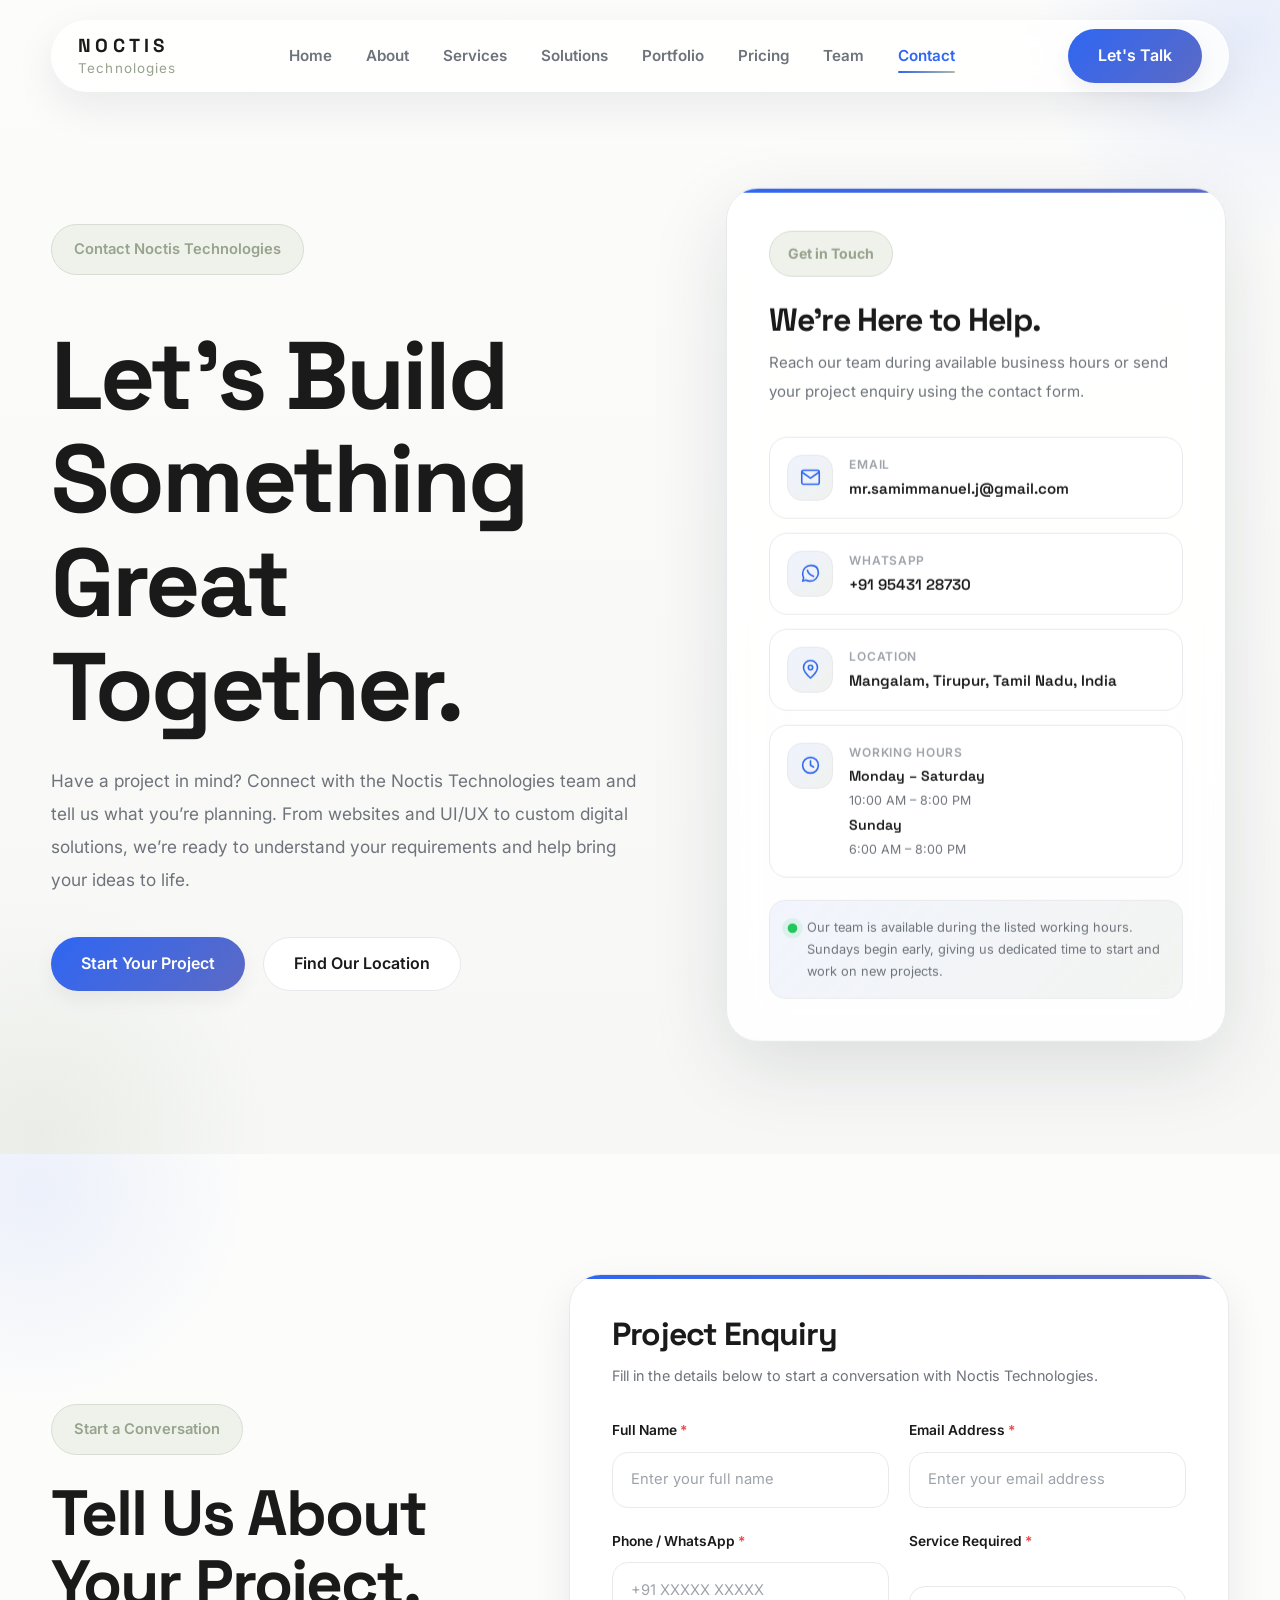
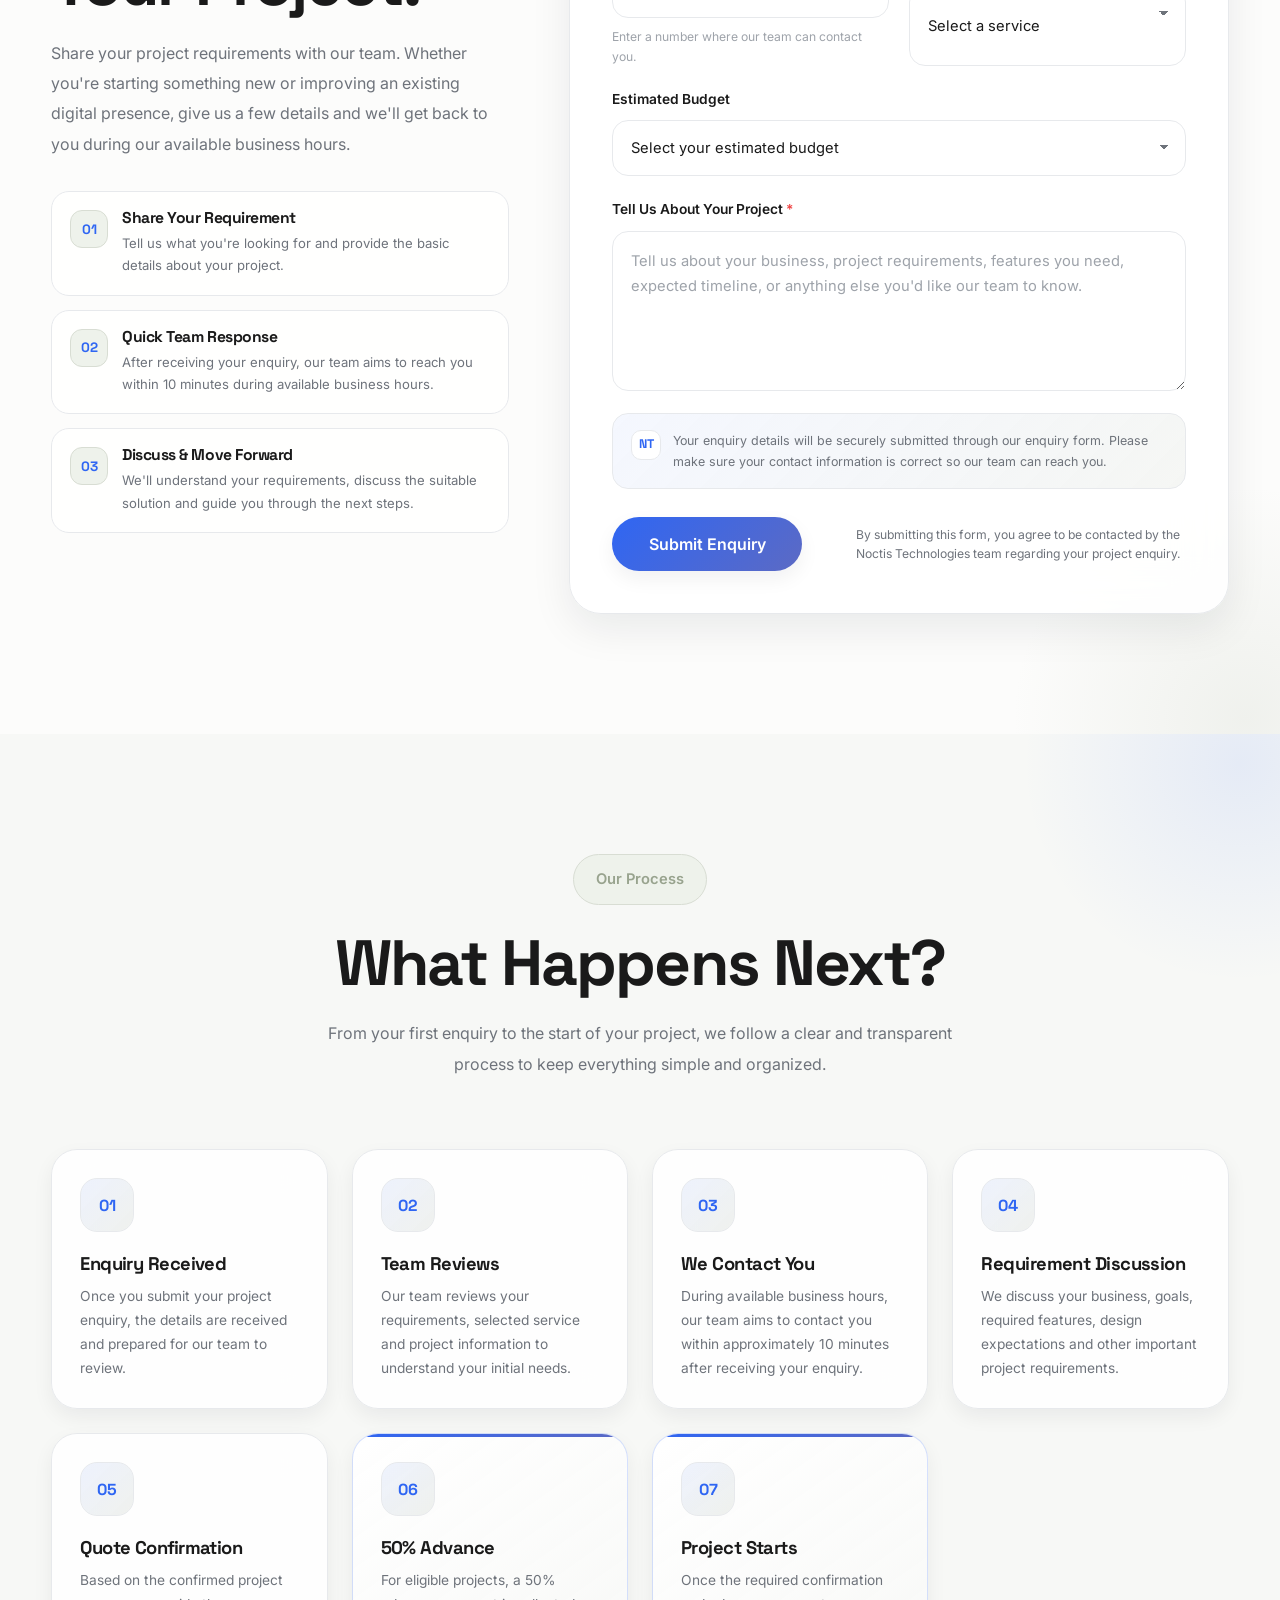
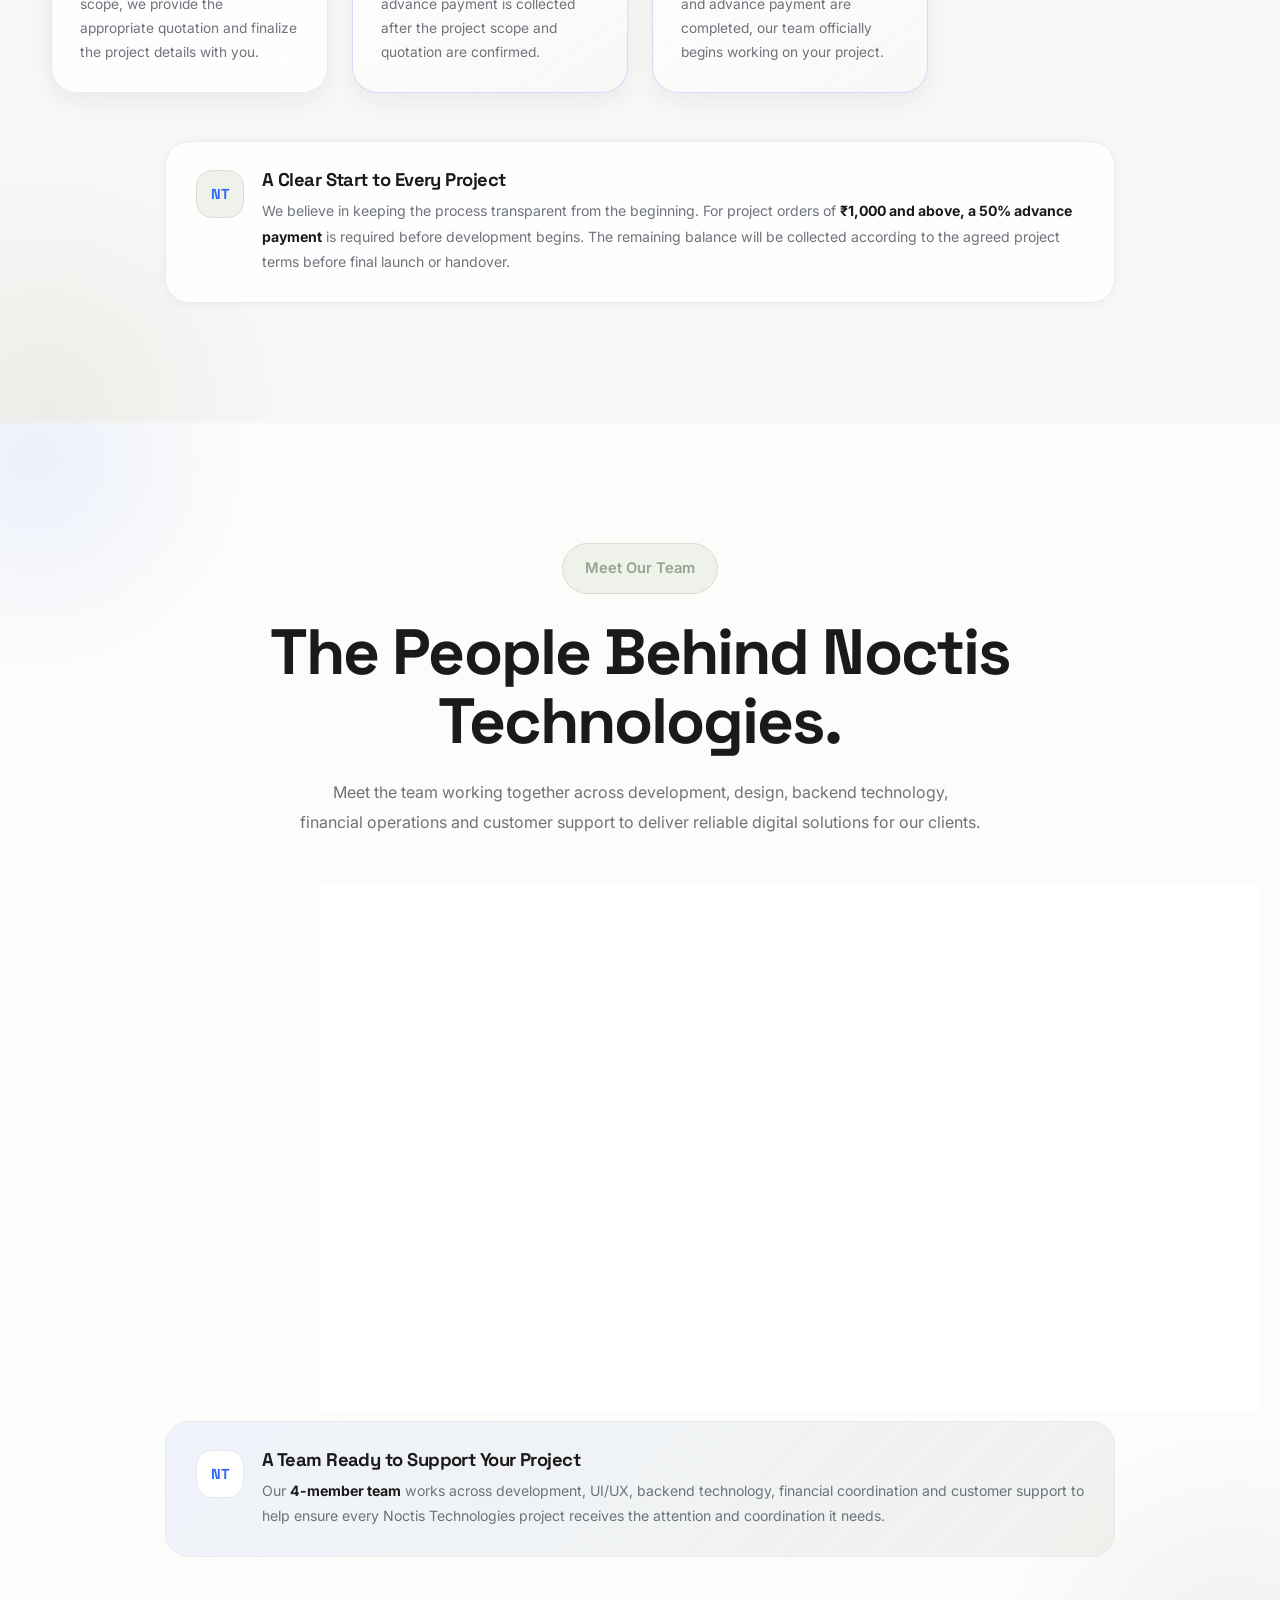
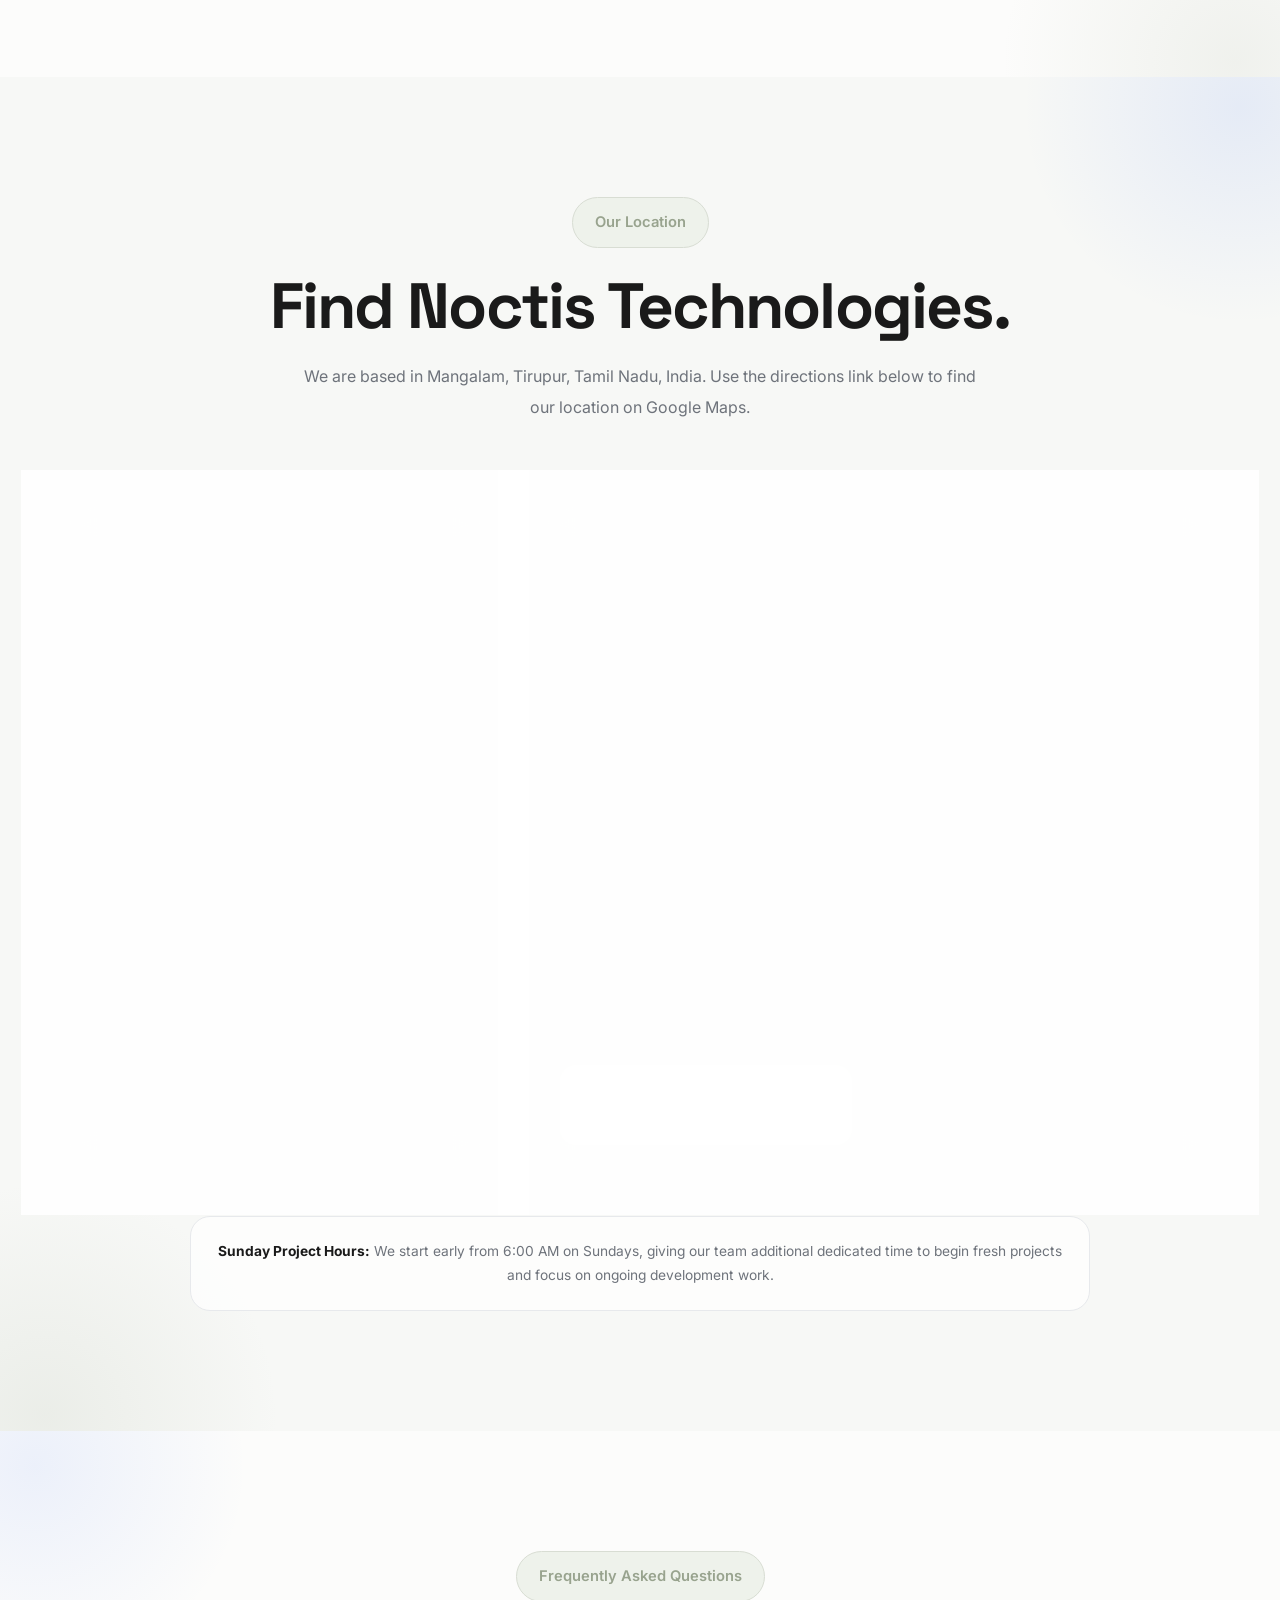
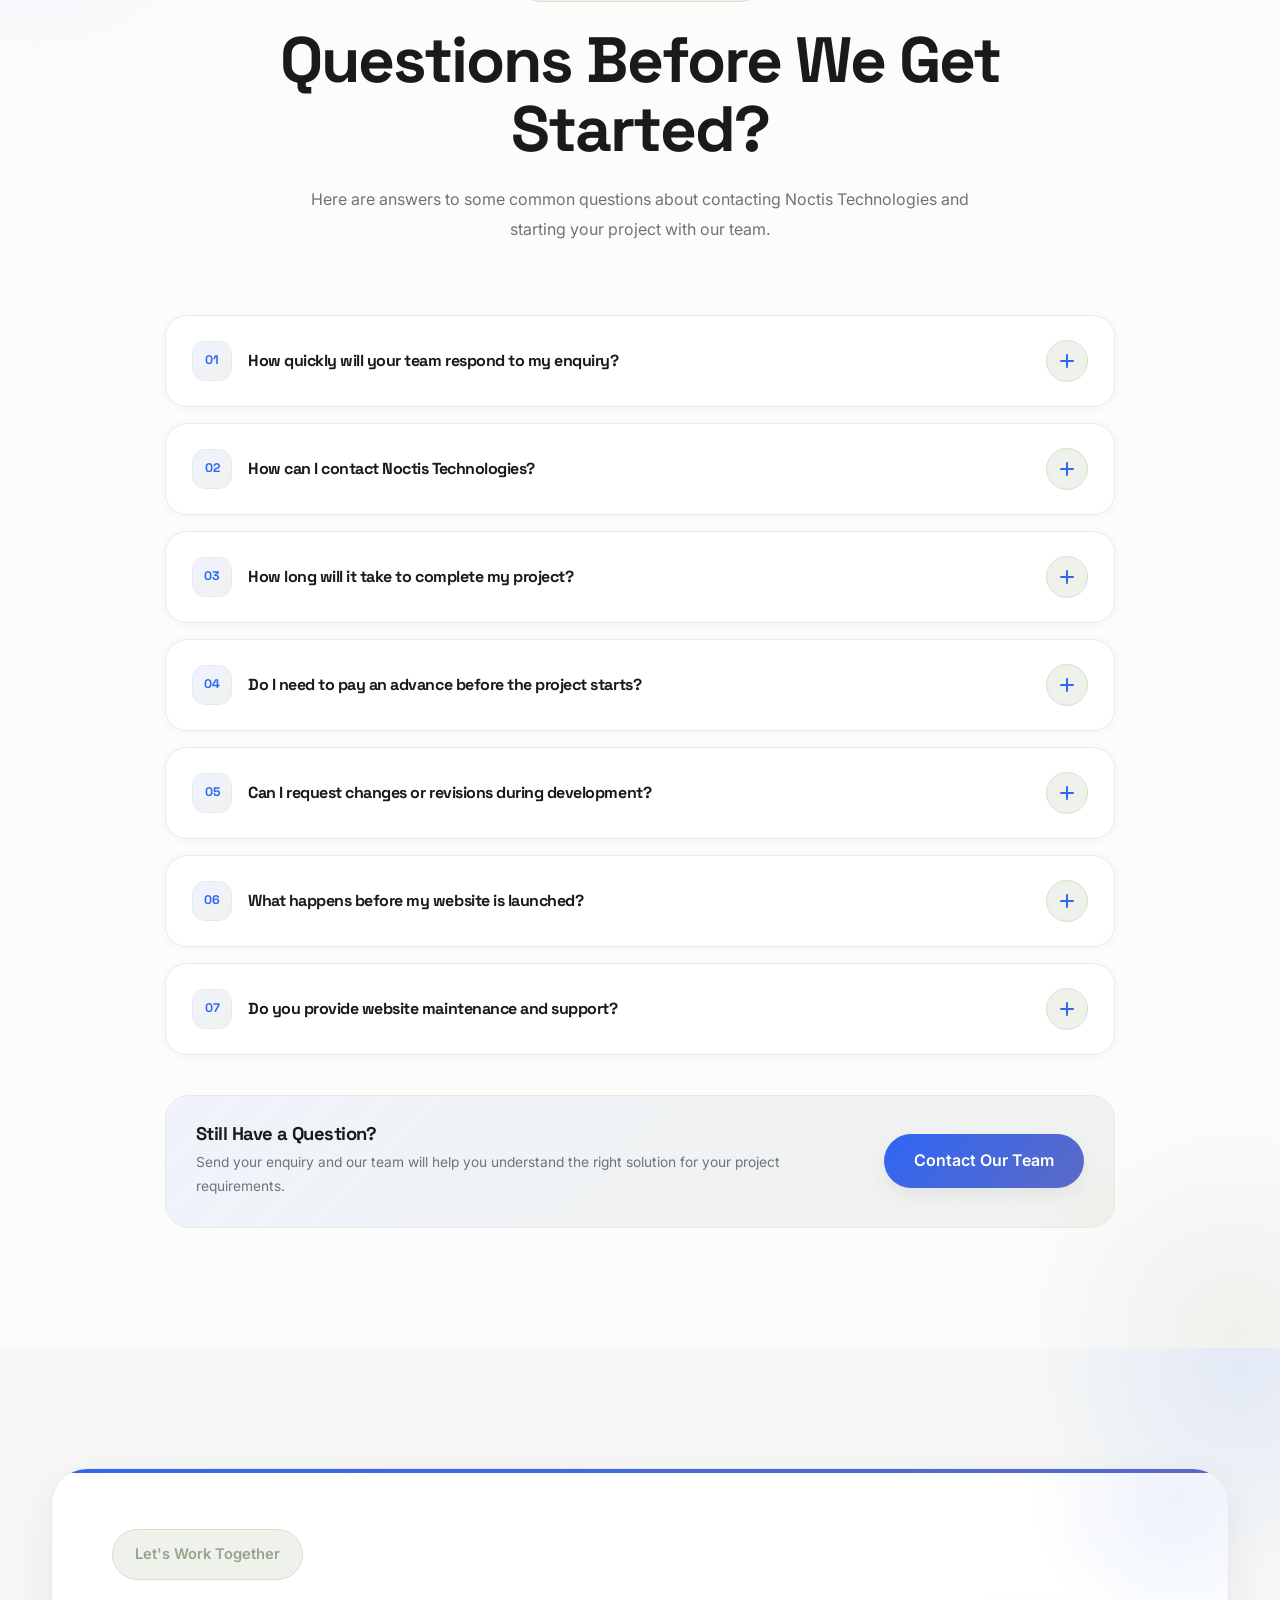
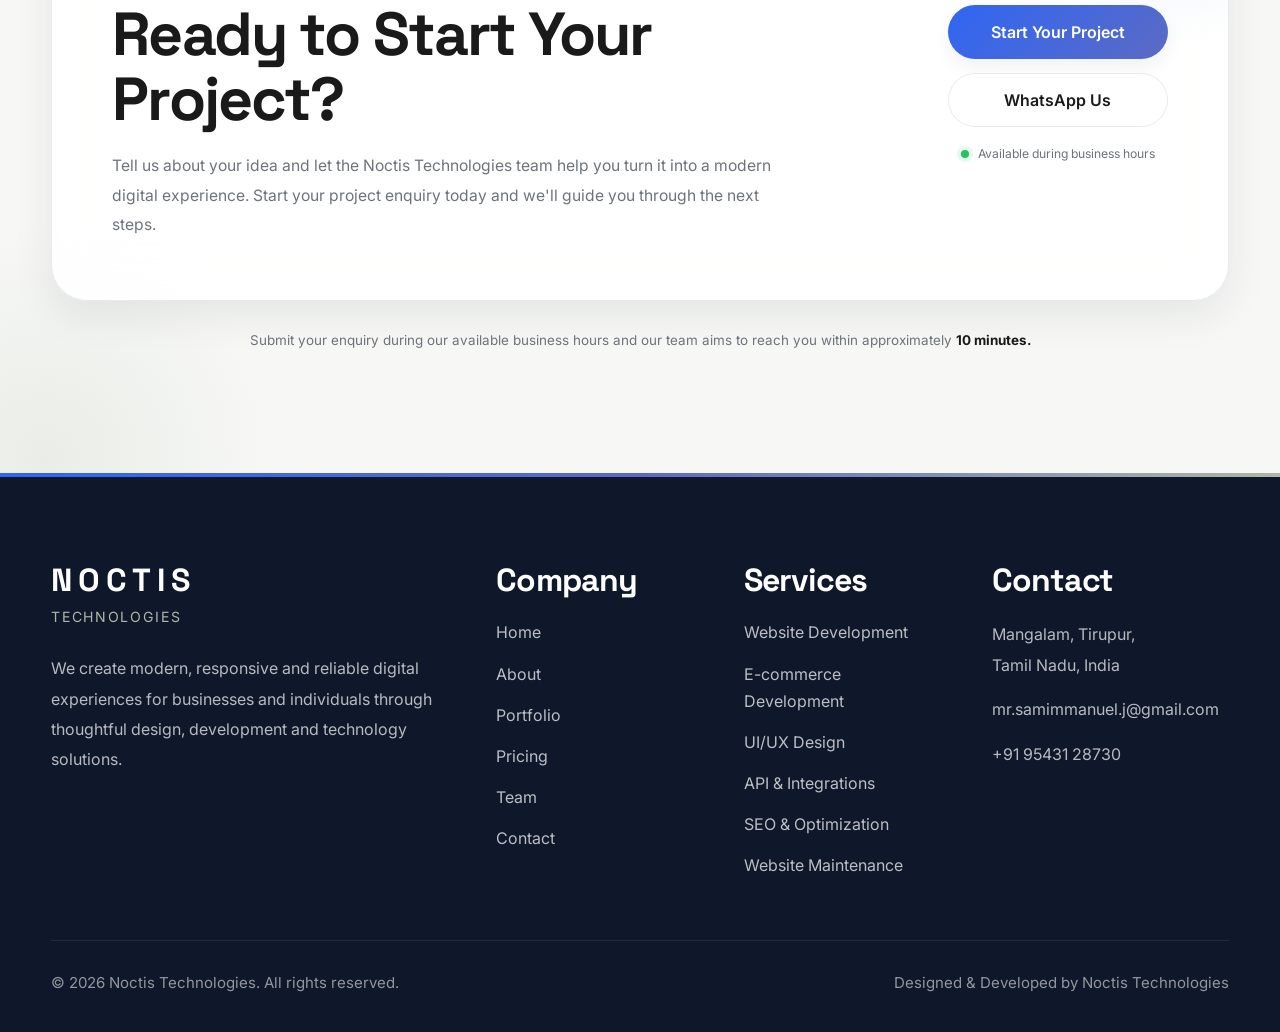
<file: contact.html>
<!DOCTYPE html>

<html lang="en">

<head>
    
  

    <!--==================================================
    BASIC META
    ==================================================-->

    <meta charset="UTF-8">

    <meta name="viewport"
          content="width=device-width, initial-scale=1.0">

    <meta http-equiv="X-UA-Compatible"
          content="IE=edge">

    <meta name="theme-color"
          content="#2F66F3">

    <!--==================================================
    SEO
    ==================================================-->

    <title>Contact | Noctis Technologies</title>

    <meta name="description"
          content="Contact Noctis Technologies to discuss your website development, UI/UX design, SEO, branding, integrations, admin panel, maintenance, and digital technology requirements. Our team is ready to help bring your ideas to life.">

    <meta name="keywords"
          content="Contact Noctis Technologies, Website Development Company, Web Developer Tirupur, UI UX Design, Website Development Tirupur, SEO Services, Business Website Development, Digital Technology Services">

    <meta name="author"
          content="Noctis Technologies">

    <meta name="robots"
          content="index, follow">

    <!--==================================================
    OPEN GRAPH
    ==================================================-->

    <meta property="og:type"
          content="website">

    <meta property="og:title"
          content="Contact | Noctis Technologies">

    <meta property="og:description"
          content="Let's build something great together. Contact Noctis Technologies to discuss your next website or digital technology project with our team.">

    <!--==================================================
    GOOGLE FONTS
    ==================================================-->

    <link rel="preconnect"
          href="https://fonts.googleapis.com">

    <link rel="preconnect"
          href="https://fonts.gstatic.com"
          crossorigin>

    <link href="https://fonts.googleapis.com/css2?family=Inter:wght@300;400;500;600;700;800&family=Space+Grotesk:wght@400;500;600;700&display=swap"
          rel="stylesheet">

      <link rel="stylesheet" href="navigation.css">
<link rel="stylesheet" href="footer.css">

    <!--==================================================
    FAVICON
    ==================================================-->

    <link rel="icon"
          type="image/svg+xml"
          href="favicon.svg">

    <!--==================================================
    CSS
    ==================================================-->

    <style>
      /*==================================================
ROOT VARIABLES
==================================================*/

:root{

    /*==================================================
    BRAND COLORS
    ==================================================*/

    --primary:#2F66F3;
    --primary-light:#5A8CFF;
    --primary-dark:#214FCC;

    --secondary:#5C6AC4;

    /*==================================================
    ACCENT
    ==================================================*/

    --sage:#AEB8A4;
    --sage-dark:#98A38E;
    --sage-light:#D8DDD3;
    --sage-soft:#EEF2EB;

    /*==================================================
    BACKGROUND
    ==================================================*/

    --background:#FCFCFB;
    --section:#F7F8F6;
    --surface:#FFFFFF;
    --card:#FFFFFF;

    /*==================================================
    TEXT
    ==================================================*/

    --text:#1A1A1A;
    --text-light:#6E737B;
    --text-muted:#9EA3AA;

    /*==================================================
    STATUS
    ==================================================*/

    --success:#22C55E;
    --warning:#F59E0B;
    --danger:#EF4444;

    /*==================================================
    BORDER
    ==================================================*/

    --border:#E7E9EC;
    --divider:#F2F4F6;

    /*==================================================
    SHADOWS
    ==================================================*/

    --shadow-xs:0 2px 10px rgba(17,24,39,.04);

    --shadow-sm:0 8px 20px rgba(17,24,39,.06);

    --shadow:0 15px 40px rgba(17,24,39,.08);

    --shadow-lg:0 25px 80px rgba(17,24,39,.12);

    /*==================================================
    GLOW
    ==================================================*/

    --blue-glow:0 0 60px rgba(47,102,243,.18);

    --sage-glow:0 0 60px rgba(174,184,164,.20);

    /*==================================================
    GLASS
    ==================================================*/

    --glass:rgba(255,255,255,.72);

    --glass-border:rgba(255,255,255,.65);

    --blur:blur(22px);

    /*==================================================
    RADIUS
    ==================================================*/

    --radius-xs:12px;
    --radius-sm:18px;
    --radius:24px;
    --radius-lg:32px;
    --radius-xl:40px;

    /*==================================================
    SPACING
    ==================================================*/

    --space-1:8px;
    --space-2:16px;
    --space-3:24px;
    --space-4:32px;
    --space-5:48px;
    --space-6:64px;
    --space-7:96px;
    --space-8:120px;

    /*==================================================
    LAYOUT
    ==================================================*/

    --container:1320px;

    --header-height:90px;

    /*==================================================
    ANIMATION
    ==================================================*/

    --transition:.35s ease;

}
      /*==================================================
GLOBAL CSS
==================================================*/

/*==================================================
RESET
==================================================*/

*,
*::before,
*::after{

    margin:0;

    padding:0;

    box-sizing:border-box;

}

html{

    font-size:16px;

    scroll-behavior:smooth;

    scroll-padding-top:var(--header-height);

}

body{

    font-family:"Inter",sans-serif;

    background:var(--background);

    color:var(--text);

    line-height:1.7;

    overflow-x:hidden;

    text-rendering:optimizeLegibility;

    -webkit-font-smoothing:antialiased;

    -moz-osx-font-smoothing:grayscale;

}

/*==================================================
TYPOGRAPHY
==================================================*/

h1,
h2,
h3,
h4,
h5,
h6{

    font-family:"Space Grotesk",sans-serif;

    font-weight:700;

    color:var(--text);

    line-height:1.08;

    letter-spacing:-.03em;

}

h1{

    font-size:clamp(3rem,8vw,6rem);

}

h2{

    font-size:clamp(2.3rem,5vw,4rem);

}

h3{

    font-size:clamp(1.45rem,3vw,2rem);

}

h4{

    font-size:1.15rem;

}

p{

    color:var(--text-light);

    font-size:1rem;

    line-height:1.9;

}

a{

    text-decoration:none;

    color:inherit;

    transition:var(--transition);

}

ul{

    list-style:none;

}

img{

    display:block;

    width:100%;

    height:auto;

}

button{

    border:none;

    outline:none;

    background:none;

    font:inherit;

    cursor:pointer;

}

input,
textarea,
select{

    border:none;

    outline:none;

    font:inherit;

}

/*==================================================
LAYOUT
==================================================*/

.container{

    width:min(92%,var(--container));

    margin-inline:auto;

}

section{

    position:relative;

    padding:120px 0;

}

/*==================================================
SECTION HEADING
==================================================*/

.section-heading{

    max-width:760px;

    margin:0 auto 70px;

    text-align:center;

}

.section-badge{

    display:inline-flex;

    align-items:center;

    justify-content:center;

    padding:12px 22px;

    margin-bottom:24px;

    border-radius:999px;

    background:var(--sage-soft);

    border:1px solid var(--sage-light);

    color:var(--sage-dark);

    font-size:.92rem;

    font-weight:600;

}

.section-heading h2{

    margin-bottom:20px;

}

.section-heading p{

    max-width:680px;

    margin:auto;

}

/*==================================================
BUTTONS
==================================================*/

.btn-primary{

    display:inline-flex;

    align-items:center;

    justify-content:center;

    min-height:54px;

    padding:0 30px;

    border-radius:999px;

    background:linear-gradient(
        135deg,
        var(--primary),
        var(--secondary)
    );

    color:#fff;

    font-weight:600;

    box-shadow:var(--shadow-sm);

    transition:var(--transition);

}

.btn-primary:hover{

    transform:translateY(-4px);

    box-shadow:var(--shadow-lg);

}

.btn-secondary{

    display:inline-flex;

    align-items:center;

    justify-content:center;

    min-height:54px;

    padding:0 30px;

    border-radius:999px;

    border:1px solid var(--border);

    background:#fff;

    color:var(--text);

    font-weight:600;

    transition:var(--transition);

}

.btn-secondary:hover{

    color:var(--primary);

    border-color:var(--primary);

    transform:translateY(-4px);

}

/*==================================================
SCROLLBAR
==================================================*/

::-webkit-scrollbar{

    width:10px;

}

::-webkit-scrollbar-track{

    background:var(--section);

}

::-webkit-scrollbar-thumb{

    background:linear-gradient(
        var(--primary),
        var(--sage)
    );

    border-radius:999px;

}

/*==================================================
TEXT SELECTION
==================================================*/

::selection{

    background:var(--primary);

    color:#fff;

}

/*==================================================
RESPONSIVE
==================================================*/

@media(max-width:992px){

    .container{

        width:94%;

    }

}

@media(max-width:768px){

    section{

        padding:90px 0;

    }

}

@media(max-width:480px){

    html{

        font-size:15px;

    }

    section{

        padding:75px 0;

    }

    .section-heading{

        margin-bottom:50px;

    }

      }
      /*==================================================
HEADER
==================================================*/

.header{

    position:fixed;

    top:0;

    left:0;

    width:100%;

    z-index:1000;

    padding:20px 0;

    transition:all .35s ease;

}

.header.scrolled{

    padding:14px 0;

}

.navbar{

    display:flex;

    align-items:center;

    justify-content:space-between;

    gap:40px;

    height:72px;

    padding:0 26px;

    background:rgba(255,255,255,.78);

    backdrop-filter:blur(24px);

    -webkit-backdrop-filter:blur(24px);

    border:1px solid rgba(255,255,255,.65);

    border-radius:999px;

    box-shadow:
    var(--shadow),
    inset 0 1px rgba(255,255,255,.9);

}

/*==================================================
LOGO
==================================================*/

.brand{

    display:flex;

    align-items:center;

    gap:14px;

    flex-shrink:0;

}

.brand img{

    width:48px;

    height:48px;

    object-fit:contain;

}

.brand-text{

    display:flex;

    flex-direction:column;

    line-height:1;

}

.brand-title{

    font-family:"Space Grotesk",sans-serif;

    font-size:1.18rem;

    font-weight:700;

    letter-spacing:.22em;

    text-transform:uppercase;

}

.brand-subtitle{

    margin-top:6px;

    font-size:.84rem;

    color:var(--sage-dark);

    letter-spacing:.08em;

}

/*==================================================
DESKTOP NAVIGATION
==================================================*/

.nav-links{

    display:flex;

    align-items:center;

    gap:34px;

}

.nav-links li{

    list-style:none;

}

.nav-links a{

    position:relative;

    font-size:.95rem;

    font-weight:600;

    color:var(--text-light);

    transition:.35s;

}

.nav-links a:hover,
.nav-links a.active{

    color:var(--primary);

}

.nav-links a::after{

    content:"";

    position:absolute;

    left:0;

    bottom:-8px;

    width:0;

    height:2px;

    border-radius:999px;

    background:linear-gradient(
        90deg,
        var(--primary),
        var(--sage)
    );

    transition:.35s;

}

.nav-links a:hover::after,
.nav-links a.active::after{

    width:100%;

}

/*==================================================
RIGHT AREA
==================================================*/

.nav-right{

    display:flex;

    align-items:center;

    gap:16px;

}

.menu-toggle{

    display:none;

    width:52px;

    height:52px;

    align-items:center;

    justify-content:center;

    flex-shrink:0;

    border-radius:50%;

    background:#fff;

    color:var(--text);

    border:1px solid var(--border);

    box-shadow:var(--shadow-xs);

    transition:.35s;

}

.menu-toggle:hover{

    transform:scale(1.05);

    border-color:var(--primary);

    color:var(--primary);

}

/*==================================================
PREMIUM MOBILE MENU
==================================================*/

.mobile-menu{

    position:fixed;

    inset:0;

    width:100%;

    height:100vh;

    height:100dvh;

    background:rgba(252,252,251,.98);

    backdrop-filter:blur(28px);

    -webkit-backdrop-filter:blur(28px);

    transform:translateX(100%);

    transition:.45s ease;

    z-index:9999;

    overflow-y:auto;

    padding:100px 30px 40px;

}

.mobile-menu.active{

    transform:translateX(0);

}

.mobile-menu nav{

    display:flex;

    flex-direction:column;

    max-width:700px;

    margin:auto;

}

.mobile-menu nav a{

    display:flex;

    align-items:center;

    justify-content:space-between;

    padding:22px 0;

    font-family:"Space Grotesk",sans-serif;

    font-size:1.25rem;

    font-weight:600;

    color:var(--text);

    border-bottom:1px solid var(--divider);

    transition:.3s;

}

.mobile-menu nav a:hover{

    color:var(--primary);

    padding-left:10px;

}

.mobile-menu nav a.active{

    color:var(--primary);

}

.mobile-menu .btn-primary{

    margin-top:34px;

    width:100%;

    border-bottom:none;

    color:#fff;

}

.mobile-menu .btn-primary:hover{

    color:#fff;

    padding-left:0;

}

/*==================================================
SCROLL PROGRESS
==================================================*/

.scroll-progress{

    position:fixed;

    top:0;

    left:0;

    width:0;

    height:3px;

    background:linear-gradient(
        90deg,
        var(--primary),
        var(--secondary)
    );

    z-index:10001;

}

/*==================================================
HEADER RESPONSIVE
==================================================*/

@media(max-width:1100px){

    .nav-links{

        display:none;

    }

    .menu-toggle{

        display:flex;

    }

    .nav-right .btn-primary{

        display:none;

    }

}

@media(max-width:768px){

    .header{

        padding:14px 0;

    }

    .navbar{

        height:66px;

        padding:0 18px;

        border-radius:24px;

    }

    .brand-title{

        font-size:1.05rem;

    }

    .brand-subtitle{

        font-size:.78rem;

    }

    .mobile-menu{

        padding:90px 24px 30px;

    }

}

@media(max-width:480px){

    .navbar{

        padding:0 14px;

    }

    .mobile-menu nav a{

        font-size:1.15rem;

        padding:18px 0;

    }

    .menu-toggle{

        width:48px;

        height:48px;

    }

}

@media(max-width:360px){

    .brand-title{

        font-size:.95rem;

        letter-spacing:.18em;

    }

    .brand-subtitle{

        font-size:.72rem;

    }

    .menu-toggle{

        width:44px;

        height:44px;

    }

      }
      /*==================================================
CONTACT HERO
==================================================*/

.contact-hero{

    position:relative;

    overflow:hidden;

    padding:180px 0 120px;

    background:linear-gradient(
        180deg,
        var(--background),
        var(--section)
    );

}

.contact-hero::before{

    content:"";

    position:absolute;

    top:-180px;

    right:-180px;

    width:430px;

    height:430px;

    border-radius:50%;

    background:radial-gradient(
        rgba(47,102,243,.10),
        transparent 70%
    );

}

.contact-hero::after{

    content:"";

    position:absolute;

    bottom:-220px;

    left:-200px;

    width:480px;

    height:480px;

    border-radius:50%;

    background:radial-gradient(
        rgba(174,184,164,.18),
        transparent 70%
    );

}

/*==================================================
HERO LAYOUT
==================================================*/

.contact-hero-wrapper{

    display:grid;

    grid-template-columns:1.08fr .92fr;

    gap:80px;

    align-items:center;

    position:relative;

    z-index:2;

}

/*==================================================
HERO CONTENT
==================================================*/

.contact-hero-content h1{

    margin:26px 0;

}

.contact-hero-content p{

    max-width:680px;

    margin-bottom:40px;

    font-size:1.08rem;

}

.contact-hero-buttons{

    display:flex;

    flex-wrap:wrap;

    gap:18px;

}

/*==================================================
CONTACT HERO VISUAL
==================================================*/

.contact-hero-visual{

    display:flex;

    justify-content:center;

}

/*==================================================
GET IN TOUCH CARD
==================================================*/

.contact-quick-card{

    position:relative;

    width:100%;

    max-width:500px;

    padding:42px;

    border-radius:32px;

    background:rgba(255,255,255,.84);

    backdrop-filter:blur(24px);

    -webkit-backdrop-filter:blur(24px);

    border:1px solid var(--border);

    box-shadow:var(--shadow-lg);

    overflow:hidden;

}

.contact-quick-card::before{

    content:"";

    position:absolute;

    top:0;

    left:0;

    width:100%;

    height:4px;

    background:linear-gradient(
        90deg,
        var(--primary),
        var(--secondary)
    );

}

/*==================================================
QUICK CARD HEADER
==================================================*/

.contact-card-badge{

    display:inline-flex;

    align-items:center;

    padding:10px 18px;

    margin-bottom:26px;

    border-radius:999px;

    background:var(--sage-soft);

    border:1px solid var(--sage-light);

    color:var(--sage-dark);

    font-size:.88rem;

    font-weight:700;

}

.contact-quick-card h3{

    margin-bottom:12px;

}

.contact-quick-card > p{

    margin-bottom:30px;

    font-size:.94rem;

}

/*==================================================
QUICK CONTACT LIST
==================================================*/

.quick-contact-list{

    display:grid;

    gap:14px;

}

.quick-contact-item{

    display:grid;

    grid-template-columns:auto 1fr;

    gap:16px;

    align-items:center;

    padding:17px;

    border-radius:18px;

    background:#fff;

    border:1px solid var(--border);

    transition:var(--transition);

}

.quick-contact-item:hover{

    transform:translateY(-3px);

    border-color:rgba(47,102,243,.20);

    box-shadow:var(--shadow-xs);

}

/*==================================================
QUICK CONTACT ICON
==================================================*/

.quick-contact-icon{

    display:flex;

    align-items:center;

    justify-content:center;

    flex-shrink:0;

    width:46px;

    height:46px;

    border-radius:15px;

    background:linear-gradient(
        135deg,
        rgba(47,102,243,.08),
        rgba(174,184,164,.18)
    );

    border:1px solid var(--border);

    color:var(--primary);

}

.quick-contact-icon svg{

    width:21px;

    height:21px;

    stroke:currentColor;

}

/*==================================================
QUICK CONTACT CONTENT
==================================================*/

.quick-contact-content{

    min-width:0;

}

.quick-contact-content span{

    display:block;

    margin-bottom:3px;

    color:var(--text-muted);

    font-size:.75rem;

    font-weight:600;

    text-transform:uppercase;

    letter-spacing:.06em;

}

.quick-contact-content strong{

    display:block;

    color:var(--text);

    font-family:"Space Grotesk",sans-serif;

    font-size:.94rem;

    font-weight:600;

    line-height:1.5;

    overflow-wrap:anywhere;

}

.quick-contact-content a{

    color:var(--text);

}

.quick-contact-content a:hover{

    color:var(--primary);

}

/*==================================================
WORKING HOURS
==================================================*/

.quick-contact-item.hours{

    align-items:start;

}

.quick-contact-hours{

    display:grid;

    gap:4px;

}

.quick-contact-hours strong{

    font-size:.88rem;

}

.quick-contact-hours small{

    display:block;

    color:var(--text-light);

    font-size:.78rem;

    line-height:1.6;

}

/*==================================================
AVAILABILITY STATUS
==================================================*/

.contact-availability{

    display:flex;

    align-items:flex-start;

    gap:10px;

    margin-top:22px;

    padding:16px 18px;

    border-radius:16px;

    background:linear-gradient(
        135deg,
        rgba(47,102,243,.06),
        rgba(174,184,164,.14)
    );

    border:1px solid var(--border);

}

.availability-dot{

    flex:0 0 9px;

    width:9px;

    height:9px;

    margin-top:7px;

    border-radius:50%;

    background:var(--success);

    box-shadow:0 0 0 5px rgba(34,197,94,.10);

}

.contact-availability p{

    margin:0;

    font-size:.8rem;

    line-height:1.7;

}

/*==================================================
CONTACT HERO RESPONSIVE
==================================================*/

@media(max-width:992px){

    .contact-hero-wrapper{

        grid-template-columns:1fr;

        gap:60px;

        text-align:center;

    }

    .contact-hero-content p{

        margin:0 auto 36px;

    }

    .contact-hero-buttons{

        justify-content:center;

    }

    .contact-hero-visual{

        margin-top:10px;

    }

    .contact-quick-card{

        text-align:left;

    }

}

@media(max-width:768px){

    .contact-hero{

        padding:150px 0 90px;

    }

    .contact-hero-wrapper{

        gap:45px;

    }

    .contact-quick-card{

        padding:32px;

    }

}

@media(max-width:480px){

    .contact-hero{

        padding:130px 0 75px;

    }

    .contact-hero-content h1{

        font-size:clamp(2.5rem,13vw,3.7rem);

    }

    .contact-hero-buttons{

        flex-direction:column;

    }

    .contact-hero-buttons .btn-primary,
    .contact-hero-buttons .btn-secondary{

        width:100%;

    }

    .contact-quick-card{

        padding:24px;

        border-radius:24px;

    }

    .quick-contact-item{

        padding:15px;

        gap:13px;

    }

    .quick-contact-icon{

        width:42px;

        height:42px;

        border-radius:13px;

    }

    .quick-contact-icon svg{

        width:19px;

        height:19px;

    }

}

@media(max-width:380px){

    .quick-contact-item{

        grid-template-columns:1fr;

        align-items:flex-start;

    }

    .contact-availability{

        padding:15px;

    }

}

@media(max-width:360px){

    .contact-quick-card{

        padding:20px;

    }

  }
      /*==================================================
CONTACT FORM SECTION
==================================================*/

.contact-form-section{

    position:relative;

    overflow:hidden;

    background:var(--background);

}

.contact-form-section::before{

    content:"";

    position:absolute;

    top:-180px;

    left:-180px;

    width:430px;

    height:430px;

    border-radius:50%;

    background:radial-gradient(
        rgba(47,102,243,.08),
        transparent 70%
    );

}

.contact-form-section::after{

    content:"";

    position:absolute;

    bottom:-220px;

    right:-200px;

    width:470px;

    height:470px;

    border-radius:50%;

    background:radial-gradient(
        rgba(174,184,164,.16),
        transparent 70%
    );

}

/*==================================================
CONTACT FORM WRAPPER
==================================================*/

.contact-form-wrapper{

    position:relative;

    z-index:2;

    display:grid;

    grid-template-columns:.82fr 1.18fr;

    gap:60px;

    align-items:start;

}

/*==================================================
CONTACT FORM INTRO
==================================================*/

.contact-form-intro{

    position:sticky;

    top:130px;

}

.contact-form-intro .section-badge{

    margin-bottom:24px;

}

.contact-form-intro h2{

    margin-bottom:20px;

}

.contact-form-intro > p{

    max-width:520px;

    margin-bottom:32px;

}

/*==================================================
FORM INTRO INFO
==================================================*/

.form-intro-points{

    display:grid;

    gap:14px;

}

.form-intro-point{

    display:flex;

    align-items:flex-start;

    gap:14px;

    padding:18px;

    border-radius:18px;

    background:rgba(255,255,255,.76);

    border:1px solid var(--border);

}

.form-intro-point-icon{

    display:flex;

    align-items:center;

    justify-content:center;

    flex:0 0 38px;

    width:38px;

    height:38px;

    border-radius:12px;

    background:var(--sage-soft);

    border:1px solid var(--sage-light);

    color:var(--primary);

    font-family:"Space Grotesk",sans-serif;

    font-size:.85rem;

    font-weight:700;

}

.form-intro-point h4{

    margin-bottom:5px;

    font-size:.98rem;

}

.form-intro-point p{

    margin:0;

    font-size:.82rem;

    line-height:1.7;

}

/*==================================================
FORM CARD
==================================================*/

.contact-form-card{

    position:relative;

    padding:42px;

    border-radius:32px;

    background:rgba(255,255,255,.86);

    backdrop-filter:blur(24px);

    -webkit-backdrop-filter:blur(24px);

    border:1px solid var(--border);

    box-shadow:var(--shadow);

    overflow:hidden;

}

.contact-form-card::before{

    content:"";

    position:absolute;

    top:0;

    left:0;

    width:100%;

    height:4px;

    background:linear-gradient(
        90deg,
        var(--primary),
        var(--secondary)
    );

}

.contact-form-card h3{

    margin-bottom:10px;

}

.contact-form-card > p{

    margin-bottom:30px;

    font-size:.9rem;

}

/*==================================================
FORM GRID
==================================================*/

.contact-form{

    display:grid;

    gap:22px;

}

.form-row{

    display:grid;

    grid-template-columns:repeat(2,minmax(0,1fr));

    gap:20px;

}

.form-group{

    display:grid;

    gap:9px;

    min-width:0;

}

.form-group.full-width{

    grid-column:1 / -1;

}

/*==================================================
FORM LABEL
==================================================*/

.form-group label{

    color:var(--text);

    font-size:.86rem;

    font-weight:600;

}

.form-group label span{

    color:var(--danger);

}

/*==================================================
FORM INPUTS
==================================================*/

.form-control{

    width:100%;

    min-height:56px;

    padding:0 18px;

    border:1px solid var(--border);

    border-radius:16px;

    background:#fff;

    color:var(--text);

    font-family:"Inter",sans-serif;

    font-size:.92rem;

    transition:var(--transition);

}

.form-control::placeholder{

    color:var(--text-muted);

}

.form-control:hover{

    border-color:rgba(47,102,243,.25);

}

.form-control:focus{

    border-color:var(--primary);

    box-shadow:0 0 0 4px rgba(47,102,243,.08);

}

/*==================================================
SELECT
==================================================*/

select.form-control{

    appearance:none;

    -webkit-appearance:none;

    cursor:pointer;

    padding-right:48px;

    background-color:#fff;

    background-image:
    linear-gradient(45deg,transparent 50%,var(--text-light) 50%),
    linear-gradient(135deg,var(--text-light) 50%,transparent 50%);

    background-position:
    calc(100% - 21px) 24px,
    calc(100% - 16px) 24px;

    background-size:5px 5px,5px 5px;

    background-repeat:no-repeat;

}

/*==================================================
TEXTAREA
==================================================*/

textarea.form-control{

    min-height:160px;

    padding:17px 18px;

    resize:vertical;

    line-height:1.7;

}

/*==================================================
FORM HELP TEXT
==================================================*/

.form-help{

    color:var(--text-muted);

    font-size:.76rem;

    line-height:1.6;

}

/*==================================================
FORM SUBMIT AREA
==================================================*/

.form-submit-area{

    display:flex;

    align-items:center;

    justify-content:space-between;

    gap:20px;

    padding-top:6px;

}

.form-submit-area .btn-primary{

    min-width:190px;

    border:none;

}

.form-submit-note{

    max-width:330px;

    margin:0;

    font-size:.76rem;

    line-height:1.6;

}

/*==================================================
GOOGLE FORM PLACEHOLDER NOTE
==================================================*/

.google-form-note{

    display:flex;

    align-items:flex-start;

    gap:12px;

    padding:16px 18px;

    border-radius:16px;

    background:linear-gradient(
        135deg,
        rgba(47,102,243,.05),
        rgba(174,184,164,.12)
    );

    border:1px solid var(--border);

}

.google-form-note-icon{

    display:flex;

    align-items:center;

    justify-content:center;

    flex:0 0 30px;

    width:30px;

    height:30px;

    border-radius:10px;

    background:#fff;

    border:1px solid var(--border);

    color:var(--primary);

    font-family:"Space Grotesk",sans-serif;

    font-size:.78rem;

    font-weight:700;

}

.google-form-note p{

    margin:0;

    font-size:.78rem;

    line-height:1.7;

}

/*==================================================
FORM SUCCESS MESSAGE
==================================================*/

.form-success{

    display:none;

    padding:24px;

    margin-top:24px;

    border-radius:20px;

    background:linear-gradient(
        135deg,
        rgba(34,197,94,.07),
        rgba(174,184,164,.14)
    );

    border:1px solid rgba(34,197,94,.20);

}

.form-success.active{

    display:block;

}

.form-success-icon{

    display:flex;

    align-items:center;

    justify-content:center;

    width:46px;

    height:46px;

    margin-bottom:16px;

    border-radius:50%;

    background:#fff;

    border:1px solid rgba(34,197,94,.20);

    color:var(--success);

    font-size:1rem;

    font-weight:800;

}

.form-success h4{

    margin-bottom:8px;

}

.form-success p{

    margin:0;

    font-size:.86rem;

    line-height:1.75;

}

/*==================================================
FORM ERROR MESSAGE
==================================================*/

.form-error{

    display:none;

    padding:16px 18px;

    border-radius:16px;

    background:rgba(239,68,68,.06);

    border:1px solid rgba(239,68,68,.18);

    color:var(--danger);

    font-size:.82rem;

    line-height:1.7;

}

.form-error.active{

    display:block;

}

/*==================================================
CONTACT FORM RESPONSIVE
==================================================*/

@media(max-width:1000px){

    .contact-form-wrapper{

        grid-template-columns:1fr;

        gap:50px;

    }

    .contact-form-intro{

        position:relative;

        top:auto;

        max-width:750px;

    }

}

@media(max-width:768px){

    .contact-form-card{

        padding:32px;

    }

}

@media(max-width:650px){

    .form-row{

        grid-template-columns:1fr;

    }

    .form-submit-area{

        flex-direction:column;

        align-items:stretch;

    }

    .form-submit-area .btn-primary{

        width:100%;

    }

    .form-submit-note{

        max-width:none;

        text-align:center;

    }

}

@media(max-width:480px){

    .contact-form-wrapper{

        gap:40px;

    }

    .contact-form-card{

        padding:24px;

        border-radius:24px;

    }

    .contact-form{

        gap:19px;

    }

    .form-row{

        gap:19px;

    }

    .form-control{

        min-height:54px;

        padding-left:16px;

        padding-right:16px;

        border-radius:14px;

    }

    select.form-control{

        padding-right:44px;

    }

    textarea.form-control{

        min-height:145px;

        padding:15px 16px;

    }

    .form-success{

        padding:20px;

        border-radius:18px;

    }

}

@media(max-width:360px){

    .contact-form-card{

        padding:20px;

    }

  }
      /*==================================================
WHAT HAPPENS NEXT
==================================================*/

.contact-process{

    position:relative;

    overflow:hidden;

    background:var(--section);

}

.contact-process::before{

    content:"";

    position:absolute;

    top:-190px;

    right:-180px;

    width:440px;

    height:440px;

    border-radius:50%;

    background:radial-gradient(
        rgba(47,102,243,.09),
        transparent 70%
    );

}

.contact-process::after{

    content:"";

    position:absolute;

    bottom:-220px;

    left:-190px;

    width:470px;

    height:470px;

    border-radius:50%;

    background:radial-gradient(
        rgba(174,184,164,.17),
        transparent 70%
    );

}

/*==================================================
PROCESS GRID
==================================================*/

.process-grid{

    position:relative;

    z-index:2;

    display:grid;

    grid-template-columns:repeat(4,1fr);

    gap:24px;

}

/*==================================================
PROCESS CARD
==================================================*/

.process-card{

    position:relative;

    min-width:0;

    padding:28px;

    border-radius:26px;

    background:rgba(255,255,255,.84);

    backdrop-filter:blur(22px);

    -webkit-backdrop-filter:blur(22px);

    border:1px solid var(--border);

    box-shadow:var(--shadow-sm);

    transition:.35s ease;

    overflow:hidden;

}

.process-card::before{

    content:"";

    position:absolute;

    top:0;

    left:0;

    width:100%;

    height:3px;

    background:linear-gradient(
        90deg,
        var(--primary),
        var(--secondary)
    );

    transform:scaleX(0);

    transform-origin:left;

    transition:.35s ease;

}

.process-card:hover{

    transform:translateY(-8px);

    border-color:rgba(47,102,243,.18);

    box-shadow:var(--shadow-lg);

}

.process-card:hover::before{

    transform:scaleX(1);

}

/*==================================================
PROCESS NUMBER
==================================================*/

.process-number{

    display:flex;

    align-items:center;

    justify-content:center;

    width:54px;

    height:54px;

    margin-bottom:22px;

    border-radius:17px;

    background:linear-gradient(
        135deg,
        rgba(47,102,243,.08),
        rgba(174,184,164,.18)
    );

    border:1px solid var(--border);

    color:var(--primary);

    font-family:"Space Grotesk",sans-serif;

    font-size:1rem;

    font-weight:700;

}

/*==================================================
PROCESS CONTENT
==================================================*/

.process-card h4{

    margin-bottom:10px;

}

.process-card p{

    margin:0;

    font-size:.86rem;

    line-height:1.75;

}

/*==================================================
FEATURED PROCESS CARD
==================================================*/

.process-card.featured{

    border-color:rgba(47,102,243,.20);

    background:linear-gradient(
        145deg,
        rgba(255,255,255,.96),
        rgba(247,248,246,.90)
    );

}

.process-card.featured::before{

    transform:scaleX(1);

}

/*==================================================
PROCESS CONNECTOR
==================================================*/

.process-card:not(:last-child)::after{

    content:"";

    position:absolute;

    top:54px;

    right:-25px;

    width:25px;

    height:1px;

    background:linear-gradient(
        90deg,
        var(--primary),
        var(--sage)
    );

    opacity:.35;

}

/*==================================================
PROJECT START NOTE
==================================================*/

.process-note{

    position:relative;

    z-index:2;

    display:grid;

    grid-template-columns:auto 1fr;

    gap:18px;

    align-items:start;

    max-width:950px;

    margin:48px auto 0;

    padding:28px 30px;

    border-radius:24px;

    background:rgba(255,255,255,.82);

    backdrop-filter:blur(20px);

    -webkit-backdrop-filter:blur(20px);

    border:1px solid var(--border);

    box-shadow:var(--shadow-xs);

}

.process-note-icon{

    display:flex;

    align-items:center;

    justify-content:center;

    width:48px;

    height:48px;

    border-radius:16px;

    background:var(--sage-soft);

    border:1px solid var(--sage-light);

    color:var(--primary);

    font-family:"Space Grotesk",sans-serif;

    font-size:.9rem;

    font-weight:700;

}

.process-note h4{

    margin-bottom:8px;

}

.process-note p{

    margin:0;

    font-size:.88rem;

    line-height:1.8;

}

.process-note strong{

    color:var(--text);

}

/*==================================================
PROCESS RESPONSIVE
==================================================*/

@media(max-width:1100px){

    .process-grid{

        grid-template-columns:repeat(2,1fr);

    }

    .process-card::after{

        display:none;

    }

}

@media(max-width:700px){

    .process-grid{

        grid-template-columns:1fr;

    }

}

@media(max-width:480px){

    .process-grid{

        gap:18px;

    }

    .process-card{

        padding:22px;

        border-radius:22px;

    }

    .process-number{

        width:50px;

        height:50px;

        border-radius:16px;

    }

    .process-note{

        grid-template-columns:1fr;

        margin-top:35px;

        padding:22px;

        border-radius:20px;

    }

      }
      /*==================================================
OUR TEAM
==================================================*/

.contact-team{

    position:relative;

    overflow:hidden;

    background:var(--background);

}

.contact-team::before{

    content:"";

    position:absolute;

    top:-180px;

    left:-180px;

    width:430px;

    height:430px;

    border-radius:50%;

    background:radial-gradient(
        rgba(47,102,243,.08),
        transparent 70%
    );

}

.contact-team::after{

    content:"";

    position:absolute;

    bottom:-220px;

    right:-190px;

    width:470px;

    height:470px;

    border-radius:50%;

    background:radial-gradient(
        rgba(174,184,164,.16),
        transparent 70%
    );

}

/*==================================================
TEAM GRID
==================================================*/

.team-grid{

    position:relative;

    z-index:2;

    display:grid;

    grid-template-columns:repeat(4,1fr);

    gap:24px;

}

/*==================================================
TEAM CARD
==================================================*/

.team-card{

    position:relative;

    min-width:0;

    padding:22px;

    border-radius:28px;

    background:rgba(255,255,255,.84);

    backdrop-filter:blur(22px);

    -webkit-backdrop-filter:blur(22px);

    border:1px solid var(--border);

    box-shadow:var(--shadow-sm);

    transition:.4s ease;

    overflow:hidden;

}

.team-card::before{

    content:"";

    position:absolute;

    top:0;

    left:0;

    width:100%;

    height:3px;

    background:linear-gradient(
        90deg,
        var(--primary),
        var(--secondary)
    );

    transform:scaleX(0);

    transform-origin:left;

    transition:.4s ease;

}

.team-card:hover{

    transform:translateY(-9px);

    border-color:rgba(47,102,243,.18);

    box-shadow:var(--shadow-lg);

}

.team-card:hover::before{

    transform:scaleX(1);

}

/*==================================================
TEAM PHOTO
==================================================*/

.team-photo{

    position:relative;

    width:100%;

    aspect-ratio:1 / 1;

    margin-bottom:24px;

    border-radius:22px;

    overflow:hidden;

    background:linear-gradient(
        135deg,
        rgba(47,102,243,.07),
        rgba(174,184,164,.20)
    );

    border:1px solid var(--border);

}

.team-photo img{

    width:100%;

    height:100%;

    object-fit:cover;

    object-position:center;

}

/*==================================================
PROFILE PHOTO PLACEHOLDER
==================================================*/

.team-photo-placeholder{

    position:absolute;

    inset:0;

    display:flex;

    flex-direction:column;

    align-items:center;

    justify-content:center;

    gap:12px;

    text-align:center;

}

.team-photo-placeholder-icon{

    display:flex;

    align-items:center;

    justify-content:center;

    width:72px;

    height:72px;

    border-radius:50%;

    background:rgba(255,255,255,.88);

    border:1px solid var(--border);

    box-shadow:var(--shadow-xs);

    color:var(--primary);

}

.team-photo-placeholder-icon svg{

    width:30px;

    height:30px;

    stroke:currentColor;

}

.team-photo-placeholder span{

    color:var(--text-muted);

    font-size:.76rem;

    font-weight:600;

}

/*==================================================
TEAM CONTENT
==================================================*/

.team-content{

    padding:0 4px 5px;

}

.team-content h4{

    margin-bottom:8px;

    font-size:1.08rem;

}

.team-role{

    display:inline-flex;

    align-items:center;

    min-height:30px;

    padding:6px 12px;

    margin-bottom:14px;

    border-radius:999px;

    background:var(--sage-soft);

    border:1px solid var(--sage-light);

    color:var(--sage-dark);

    font-size:.72rem;

    font-weight:700;

    line-height:1.4;

}

.team-content p{

    margin:0;

    font-size:.82rem;

    line-height:1.7;

}

/*==================================================
FEATURED TEAM MEMBER
==================================================*/

.team-card.featured{

    border-color:rgba(47,102,243,.20);

    background:linear-gradient(
        145deg,
        rgba(255,255,255,.96),
        rgba(247,248,246,.90)
    );

}

.team-card.featured::before{

    transform:scaleX(1);

}

/*==================================================
TEAM AVAILABILITY NOTE
==================================================*/

.team-support-note{

    position:relative;

    z-index:2;

    display:grid;

    grid-template-columns:auto 1fr;

    gap:18px;

    align-items:start;

    max-width:950px;

    margin:48px auto 0;

    padding:28px 30px;

    border-radius:24px;

    background:linear-gradient(
        135deg,
        rgba(47,102,243,.06),
        rgba(174,184,164,.14)
    );

    border:1px solid var(--border);

}

.team-support-note-icon{

    display:flex;

    align-items:center;

    justify-content:center;

    width:48px;

    height:48px;

    border-radius:16px;

    background:#fff;

    border:1px solid var(--border);

    color:var(--primary);

    font-family:"Space Grotesk",sans-serif;

    font-size:.9rem;

    font-weight:700;

}

.team-support-note h4{

    margin-bottom:8px;

}

.team-support-note p{

    margin:0;

    font-size:.88rem;

    line-height:1.8;

}

.team-support-note strong{

    color:var(--text);

}

/*==================================================
TEAM RESPONSIVE
==================================================*/

@media(max-width:1100px){

    .team-grid{

        grid-template-columns:repeat(2,1fr);

    }

}

@media(max-width:650px){

    .team-grid{

        grid-template-columns:1fr;

        max-width:500px;

        margin-inline:auto;

    }

}

@media(max-width:480px){

    .team-grid{

        gap:20px;

    }

    .team-card{

        padding:18px;

        border-radius:24px;

    }

    .team-photo{

        margin-bottom:20px;

        border-radius:19px;

    }

    .team-support-note{

        grid-template-columns:1fr;

        margin-top:35px;

        padding:22px;

        border-radius:20px;

    }

}

@media(max-width:360px){

    .team-card{

        padding:16px;

    }

      }
      /*==================================================
LOCATION & GOOGLE MAPS
==================================================*/

.contact-location{

    position:relative;

    overflow:hidden;

    background:var(--section);

}

.contact-location::before{

    content:"";

    position:absolute;

    top:-190px;

    right:-180px;

    width:440px;

    height:440px;

    border-radius:50%;

    background:radial-gradient(
        rgba(47,102,243,.09),
        transparent 70%
    );

}

.contact-location::after{

    content:"";

    position:absolute;

    bottom:-220px;

    left:-190px;

    width:470px;

    height:470px;

    border-radius:50%;

    background:radial-gradient(
        rgba(174,184,164,.17),
        transparent 70%
    );

}

/*==================================================
LOCATION WRAPPER
==================================================*/

.location-wrapper{

    position:relative;

    z-index:2;

    display:grid;

    grid-template-columns:.78fr 1.22fr;

    gap:30px;

    align-items:stretch;

}

/*==================================================
LOCATION INFO CARD
==================================================*/

.location-info-card{

    position:relative;

    display:flex;

    flex-direction:column;

    padding:38px;

    border-radius:30px;

    background:rgba(255,255,255,.86);

    backdrop-filter:blur(22px);

    -webkit-backdrop-filter:blur(22px);

    border:1px solid var(--border);

    box-shadow:var(--shadow-sm);

    overflow:hidden;

}

.location-info-card::before{

    content:"";

    position:absolute;

    top:0;

    left:0;

    width:100%;

    height:4px;

    background:linear-gradient(
        90deg,
        var(--primary),
        var(--secondary)
    );

}

/*==================================================
LOCATION ICON
==================================================*/

.location-main-icon{

    display:flex;

    align-items:center;

    justify-content:center;

    width:60px;

    height:60px;

    margin-bottom:24px;

    border-radius:19px;

    background:linear-gradient(
        135deg,
        rgba(47,102,243,.08),
        rgba(174,184,164,.18)
    );

    border:1px solid var(--border);

    color:var(--primary);

}

.location-main-icon svg{

    width:26px;

    height:26px;

    stroke:currentColor;

}

/*==================================================
LOCATION CONTENT
==================================================*/

.location-info-card h3{

    margin-bottom:14px;

}

.location-info-card > p{

    margin-bottom:28px;

    font-size:.9rem;

}

/*==================================================
ADDRESS BOX
==================================================*/

.location-address{

    padding:20px;

    margin-bottom:16px;

    border-radius:18px;

    background:#fff;

    border:1px solid var(--border);

}

.location-address span{

    display:block;

    margin-bottom:7px;

    color:var(--text-muted);

    font-size:.75rem;

    font-weight:600;

    text-transform:uppercase;

    letter-spacing:.06em;

}

.location-address strong{

    display:block;

    color:var(--text);

    font-family:"Space Grotesk",sans-serif;

    font-size:1rem;

    line-height:1.6;

}

/*==================================================
LOCATION AVAILABILITY
==================================================*/

.location-availability{

    padding:20px;

    margin-bottom:28px;

    border-radius:18px;

    background:linear-gradient(
        135deg,
        rgba(47,102,243,.06),
        rgba(174,184,164,.14)
    );

    border:1px solid var(--border);

}

.location-availability h4{

    margin-bottom:10px;

    font-size:.95rem;

}

.location-availability p{

    margin:0;

    font-size:.82rem;

    line-height:1.75;

}

.location-availability p + p{

    margin-top:5px;

}

.location-availability strong{

    color:var(--text);

}

/*==================================================
DIRECTIONS BUTTON
==================================================*/

.location-info-card .btn-primary{

    width:100%;

    margin-top:auto;

}

/*==================================================
MAP CARD
==================================================*/

.map-card{

    position:relative;

    min-height:520px;

    padding:10px;

    border-radius:30px;

    background:rgba(255,255,255,.86);

    backdrop-filter:blur(22px);

    -webkit-backdrop-filter:blur(22px);

    border:1px solid var(--border);

    box-shadow:var(--shadow-sm);

    overflow:hidden;

}

/*==================================================
GOOGLE MAP
==================================================*/

.map-card iframe{

    display:block;

    width:100%;

    height:100%;

    min-height:500px;

    border:0;

    border-radius:22px;

}

/*==================================================
MAP OVERLAY LABEL
==================================================*/

.map-location-label{

    position:absolute;

    left:30px;

    bottom:30px;

    max-width:320px;

    padding:16px 18px;

    border-radius:16px;

    background:rgba(255,255,255,.92);

    backdrop-filter:blur(18px);

    -webkit-backdrop-filter:blur(18px);

    border:1px solid rgba(255,255,255,.80);

    box-shadow:var(--shadow);

}

.map-location-label span{

    display:block;

    margin-bottom:4px;

    color:var(--primary);

    font-size:.76rem;

    font-weight:700;

    text-transform:uppercase;

    letter-spacing:.05em;

}

.map-location-label strong{

    display:block;

    color:var(--text);

    font-family:"Space Grotesk",sans-serif;

    font-size:.9rem;

    line-height:1.5;

}

/*==================================================
LOCATION NOTE
==================================================*/

.location-note{

    position:relative;

    z-index:2;

    max-width:900px;

    margin:40px auto 0;

    padding:22px 26px;

    text-align:center;

    border-radius:20px;

    background:rgba(255,255,255,.72);

    border:1px solid var(--border);

}

.location-note p{

    margin:0;

    font-size:.86rem;

    line-height:1.75;

}

.location-note strong{

    color:var(--text);

}

/*==================================================
LOCATION RESPONSIVE
==================================================*/

@media(max-width:950px){

    .location-wrapper{

        grid-template-columns:1fr;

    }

    .map-card{

        min-height:480px;

    }

    .map-card iframe{

        min-height:460px;

    }

}

@media(max-width:600px){

    .location-info-card{

        padding:30px;

    }

    .map-card{

        min-height:400px;

        padding:8px;

        border-radius:24px;

    }

    .map-card iframe{

        min-height:384px;

        border-radius:18px;

    }

    .map-location-label{

        left:22px;

        right:22px;

        bottom:22px;

        max-width:none;

    }

}

@media(max-width:480px){

    .location-wrapper{

        gap:22px;

    }

    .location-info-card{

        padding:22px;

        border-radius:24px;

    }

    .location-main-icon{

        width:54px;

        height:54px;

        border-radius:17px;

    }

    .map-card{

        min-height:350px;

    }

    .map-card iframe{

        min-height:334px;

    }

    .map-location-label{

        left:18px;

        right:18px;

        bottom:18px;

        padding:14px 16px;

    }

    .location-note{

        margin-top:30px;

        padding:20px;

        border-radius:18px;

    }

}

@media(max-width:360px){

    .location-info-card{

        padding:20px;

    }

    .map-location-label{

        left:15px;

        right:15px;

        bottom:15px;

    }

      }
      /*==================================================
CONTACT FAQ
==================================================*/

.contact-faq{

    position:relative;

    overflow:hidden;

    background:var(--background);

}

.contact-faq::before{

    content:"";

    position:absolute;

    top:-180px;

    left:-180px;

    width:430px;

    height:430px;

    border-radius:50%;

    background:radial-gradient(
        rgba(47,102,243,.08),
        transparent 70%
    );

}

.contact-faq::after{

    content:"";

    position:absolute;

    bottom:-220px;

    right:-190px;

    width:470px;

    height:470px;

    border-radius:50%;

    background:radial-gradient(
        rgba(174,184,164,.16),
        transparent 70%
    );

}

/*==================================================
FAQ WRAPPER
==================================================*/

.faq-wrapper{

    position:relative;

    z-index:2;

    max-width:950px;

    margin-inline:auto;

}

/*==================================================
FAQ LIST
==================================================*/

.faq-list{

    display:grid;

    gap:16px;

}

/*==================================================
FAQ ITEM
==================================================*/

.faq-item{

    position:relative;

    border-radius:22px;

    background:rgba(255,255,255,.86);

    backdrop-filter:blur(22px);

    -webkit-backdrop-filter:blur(22px);

    border:1px solid var(--border);

    box-shadow:var(--shadow-xs);

    overflow:hidden;

    transition:.35s ease;

}

.faq-item:hover{

    border-color:rgba(47,102,243,.18);

    box-shadow:var(--shadow-sm);

}

.faq-item.active{

    border-color:rgba(47,102,243,.20);

    box-shadow:var(--shadow-sm);

}

/*==================================================
FAQ QUESTION
==================================================*/

.faq-question{

    display:flex;

    align-items:center;

    justify-content:space-between;

    gap:24px;

    width:100%;

    padding:24px 26px;

    text-align:left;

    color:var(--text);

    cursor:pointer;

}

.faq-question-text{

    display:flex;

    align-items:center;

    gap:16px;

    min-width:0;

}

.faq-number{

    display:flex;

    align-items:center;

    justify-content:center;

    flex:0 0 40px;

    width:40px;

    height:40px;

    border-radius:13px;

    background:linear-gradient(
        135deg,
        rgba(47,102,243,.08),
        rgba(174,184,164,.18)
    );

    border:1px solid var(--border);

    color:var(--primary);

    font-family:"Space Grotesk",sans-serif;

    font-size:.78rem;

    font-weight:700;

}

.faq-question h4{

    margin:0;

    font-size:1rem;

    line-height:1.5;

}

/*==================================================
FAQ TOGGLE ICON
==================================================*/

.faq-toggle{

    position:relative;

    display:flex;

    align-items:center;

    justify-content:center;

    flex:0 0 42px;

    width:42px;

    height:42px;

    border-radius:50%;

    background:var(--sage-soft);

    border:1px solid var(--sage-light);

    transition:.35s ease;

}

.faq-toggle::before,
.faq-toggle::after{

    content:"";

    position:absolute;

    width:14px;

    height:2px;

    border-radius:999px;

    background:var(--primary);

    transition:.35s ease;

}

.faq-toggle::after{

    transform:rotate(90deg);

}

.faq-item.active .faq-toggle{

    background:var(--primary);

    border-color:var(--primary);

    transform:rotate(180deg);

}

.faq-item.active .faq-toggle::before,
.faq-item.active .faq-toggle::after{

    background:#fff;

}

.faq-item.active .faq-toggle::after{

    transform:rotate(0);

}

/*==================================================
FAQ ANSWER
==================================================*/

.faq-answer{

    max-height:0;

    overflow:hidden;

    transition:max-height .45s ease;

}

.faq-answer-inner{

    padding:0 26px 24px 82px;

}

.faq-answer p{

    margin:0;

    font-size:.88rem;

    line-height:1.85;

}

.faq-answer p + p{

    margin-top:10px;

}

.faq-answer strong{

    color:var(--text);

}

/*==================================================
FAQ SUPPORT CTA
==================================================*/

.faq-contact-box{

    display:flex;

    align-items:center;

    justify-content:space-between;

    gap:30px;

    margin-top:40px;

    padding:28px 30px;

    border-radius:24px;

    background:linear-gradient(
        135deg,
        rgba(47,102,243,.06),
        rgba(174,184,164,.14)
    );

    border:1px solid var(--border);

}

.faq-contact-content{

    flex:1;

}

.faq-contact-content h4{

    margin-bottom:7px;

}

.faq-contact-content p{

    margin:0;

    font-size:.86rem;

    line-height:1.75;

}

.faq-contact-box .btn-primary{

    flex-shrink:0;

}

/*==================================================
FAQ RESPONSIVE
==================================================*/

@media(max-width:700px){

    .faq-question{

        padding:21px;

        gap:16px;

    }

    .faq-question-text{

        gap:13px;

    }

    .faq-answer-inner{

        padding:0 21px 22px 74px;

    }

    .faq-contact-box{

        flex-direction:column;

        align-items:flex-start;

    }

}

@media(max-width:480px){

    .faq-list{

        gap:13px;

    }

    .faq-item{

        border-radius:19px;

    }

    .faq-question{

        padding:18px;

        align-items:flex-start;

    }

    .faq-question-text{

        align-items:flex-start;

    }

    .faq-number{

        flex-basis:36px;

        width:36px;

        height:36px;

        border-radius:11px;

    }

    .faq-toggle{

        flex-basis:38px;

        width:38px;

        height:38px;

    }

    .faq-question h4{

        font-size:.94rem;

    }

    .faq-answer-inner{

        padding:0 18px 20px;

    }

    .faq-answer p{

        font-size:.84rem;

    }

    .faq-contact-box{

        margin-top:30px;

        padding:22px;

        border-radius:20px;

    }

    .faq-contact-box .btn-primary{

        width:100%;

    }

}

@media(max-width:360px){

    .faq-question-text{

        gap:10px;

    }

    .faq-number{

        display:none;

    }

      }
      /*==================================================
FINAL CONTACT CTA
==================================================*/

.contact-cta{

    position:relative;

    overflow:hidden;

    background:var(--section);

}

.contact-cta::before{

    content:"";

    position:absolute;

    top:-200px;

    right:-180px;

    width:440px;

    height:440px;

    border-radius:50%;

    background:radial-gradient(
        rgba(47,102,243,.10),
        transparent 70%
    );

}

.contact-cta::after{

    content:"";

    position:absolute;

    bottom:-220px;

    left:-190px;

    width:470px;

    height:470px;

    border-radius:50%;

    background:radial-gradient(
        rgba(174,184,164,.18),
        transparent 70%
    );

}

/*==================================================
CTA CARD
==================================================*/

.contact-cta-card{

    position:relative;

    z-index:2;

    display:grid;

    grid-template-columns:1fr auto;

    gap:60px;

    align-items:center;

    padding:60px;

    border-radius:36px;

    background:rgba(255,255,255,.88);

    backdrop-filter:blur(24px);

    -webkit-backdrop-filter:blur(24px);

    border:1px solid var(--border);

    box-shadow:var(--shadow);

    overflow:hidden;

}

.contact-cta-card::before{

    content:"";

    position:absolute;

    top:0;

    left:0;

    width:100%;

    height:4px;

    background:linear-gradient(
        90deg,
        var(--primary),
        var(--secondary)
    );

}

/*==================================================
CTA DECORATION
==================================================*/

.contact-cta-card::after{

    content:"";

    position:absolute;

    top:-120px;

    right:-100px;

    width:300px;

    height:300px;

    border-radius:50%;

    background:radial-gradient(
        rgba(47,102,243,.08),
        transparent 70%
    );

    pointer-events:none;

}

/*==================================================
CTA CONTENT
==================================================*/

.contact-cta-content{

    position:relative;

    z-index:2;

    max-width:750px;

}

.contact-cta-content .section-badge{

    margin-bottom:22px;

}

.contact-cta-content h2{

    margin-bottom:18px;

    font-size:clamp(2.2rem,5vw,3.8rem);

}

.contact-cta-content p{

    max-width:680px;

    margin:0;

    font-size:.98rem;

}

/*==================================================
CTA ACTIONS
==================================================*/

.contact-cta-actions{

    position:relative;

    z-index:2;

    display:flex;

    flex-direction:column;

    gap:14px;

    min-width:220px;

}

.contact-cta-actions .btn-primary,
.contact-cta-actions .btn-secondary{

    width:100%;

}

/*==================================================
CTA AVAILABILITY
==================================================*/

.cta-availability{

    position:relative;

    z-index:2;

    display:flex;

    align-items:center;

    justify-content:center;

    gap:9px;

    margin-top:4px;

    color:var(--text-light);

    font-size:.76rem;

    line-height:1.5;

}

.cta-availability-dot{

    flex:0 0 8px;

    width:8px;

    height:8px;

    border-radius:50%;

    background:var(--success);

    box-shadow:0 0 0 4px rgba(34,197,94,.10);

}

/*==================================================
CTA QUICK RESPONSE NOTE
==================================================*/

.contact-cta-note{

    position:relative;

    z-index:2;

    max-width:850px;

    margin:28px auto 0;

    text-align:center;

}

.contact-cta-note p{

    margin:0;

    font-size:.84rem;

    line-height:1.75;

}

.contact-cta-note strong{

    color:var(--text);

}

/*==================================================
CONTACT CTA RESPONSIVE
==================================================*/

@media(max-width:900px){

    .contact-cta-card{

        grid-template-columns:1fr;

        gap:35px;

        text-align:center;

    }

    .contact-cta-content{

        margin-inline:auto;

    }

    .contact-cta-actions{

        width:100%;

        max-width:420px;

        margin-inline:auto;

    }

}

@media(max-width:768px){

    .contact-cta-card{

        padding:45px 35px;

        border-radius:30px;

    }

}

@media(max-width:480px){

    .contact-cta-card{

        padding:35px 22px;

        border-radius:24px;

    }

    .contact-cta-content h2{

        font-size:clamp(2rem,10vw,2.8rem);

    }

    .contact-cta-actions{

        gap:12px;

    }

    .contact-cta-actions .btn-primary,
    .contact-cta-actions .btn-secondary{

        width:100%;

    }

    .contact-cta-note{

        margin-top:22px;

    }

}

@media(max-width:360px){

    .contact-cta-card{

        padding:30px 18px;

    }

      }
      /*==================================================
FOOTER
==================================================*/

.footer{

    background:#0F172A;

    color:#fff;

    padding:90px 0 35px;

    position:relative;

    overflow:hidden;

}

.footer::before{

    content:"";

    position:absolute;

    top:0;

    left:0;

    width:100%;

    height:4px;

    background:linear-gradient(
        90deg,
        var(--primary),
        var(--secondary),
        var(--sage)
    );

}

/*==================================================
FOOTER GRID
==================================================*/

.footer-grid{

    display:grid;

    grid-template-columns:2fr 1fr 1fr 1.2fr;

    gap:50px;

    margin-bottom:60px;

}

/*==================================================
FOOTER CONTENT
==================================================*/

.footer-column h2{

    color:#fff;

    font-size:2rem;

    letter-spacing:.18em;

    margin-bottom:8px;

}

.footer-column span{

    display:block;

    margin-bottom:24px;

    color:var(--sage);

    letter-spacing:.12em;

    text-transform:uppercase;

    font-size:.88rem;

}

.footer-column h3{

    color:#fff;

    margin-bottom:22px;

}

.footer-column p{

    color:rgba(255,255,255,.70);

    line-height:1.9;

    margin-bottom:14px;

}

/*==================================================
FOOTER LINKS
==================================================*/

.footer-column ul{

    display:flex;

    flex-direction:column;

    gap:14px;

}

.footer-column ul li{

    color:rgba(255,255,255,.72);

    transition:.35s;

}

.footer-column ul li:hover{

    transform:translateX(8px);

    color:#fff;

}

.footer-column ul li a{

    color:rgba(255,255,255,.72);

}

.footer-column ul li a:hover{

    color:#fff;

}

/*==================================================
FOOTER BOTTOM
==================================================*/

.footer-bottom{

    display:flex;

    justify-content:space-between;

    align-items:center;

    gap:20px;

    padding-top:28px;

    border-top:1px solid rgba(255,255,255,.08);

}

.footer-bottom p{

    color:rgba(255,255,255,.55);

    font-size:.94rem;

}

/*==================================================
FOOTER RESPONSIVE
==================================================*/

@media(max-width:1100px){

    .footer-grid{

        grid-template-columns:repeat(2,1fr);

        gap:40px;

    }

}

@media(max-width:768px){

    .footer{

        padding:70px 0 30px;

    }

    .footer-grid{

        grid-template-columns:1fr;

        text-align:center;

    }

    .footer-bottom{

        flex-direction:column;

        text-align:center;

    }

}

@media(max-width:480px){

    .footer-column h2{

        font-size:1.7rem;

    }

    .footer-column h3{

        font-size:1.08rem;

    }

}
      /* ==========================================
   TEAM PHOTO RESPONSIVE
========================================== */

.team-photo{
    width:100%;
    aspect-ratio:1/1;
    overflow:hidden;
    border-radius:20px;
    background:#f5f7fb;
}

.team-photo img{
    width:100%;
    height:100%;
    display:block;
    object-fit:cover;
    object-position:center;
    transition:transform .4s ease;
}

.team-card:hover .team-photo img{
    transform:scale(1.05);
  }

/*==================================================
END CSS
==================================================*/
</style>
  <body>

<!--==================================================
NOCTIS TECHNOLOGIES
SCROLL PROGRESS BAR
==================================================-->

<div class="scroll-progress"></div>


<!--==================================================
NOCTIS TECHNOLOGIES
HEADER / NAVIGATION
==================================================-->

<header class="header">

    <div class="container">

        <nav class="navbar">


            <!--==================================================
            BRAND LOGO / WORDMARK
            ==================================================-->

            <a href="index.html" class="brand">

                <div class="brand-text">

                    <span class="brand-title">
                        NOCTIS
                    </span>

                    <span class="brand-subtitle">
                        Technologies
                    </span>

                </div>

            </a>


            <!--==================================================
            DESKTOP NAVIGATION MENU
            ==================================================-->

            <ul class="nav-links">

                <li><a href="index.html">Home</a></li>

                <li><a href="about.html" class="active">About</a></li>

                <li><a href="services.html">Services</a></li>

                <li><a href="solutions.html">Solutions</a></li>

                <li><a href="portfolio.html">Portfolio</a></li>

                <li><a href="pricing.html">Pricing</a></li>

                <li><a href="team.html">Team</a></li>

                <li><a href="contact.html">Contact</a></li>

            </ul>


            <!--==================================================
            RIGHT SIDE ACTIONS
            ==================================================-->

            <div class="nav-right">


                <!--==============================
                DESKTOP CTA BUTTON
                ==============================-->

                <a href="contact.html" class="btn-primary">

                    Let's Talk

                </a>


                <!--==============================
                MOBILE MENU TOGGLE
                ==============================-->

                <button
                    class="menu-toggle"
                    type="button"
                    aria-label="Open navigation menu"
                    aria-expanded="false">

                    <svg
                        width="28"
                        height="28"
                        viewBox="0 0 24 24"
                        fill="none"
                        stroke="currentColor"
                        stroke-width="2"
                        stroke-linecap="round">

                        <path d="M4 7h16"></path>

                        <path d="M4 12h16"></path>

                        <path d="M4 17h16"></path>

                    </svg>

                </button>

            </div>

        </nav>

    </div>

</header>


<!--==================================================
MOBILE NAVIGATION MENU
==================================================-->

<div class="mobile-menu">

    <nav>

        <a href="index.html">Home</a>

        <a href="about.html" class="active">About</a>

        <a href="services.html">Services</a>

        <a href="solutions.html">Solutions</a>

        <a href="portfolio.html">Portfolio</a>

        <a href="pricing.html">Pricing</a>

        <a href="team.html">Team</a>

        <a href="contact.html">Contact</a>


        <!--==============================
        MOBILE CTA BUTTON
        ==============================-->

        <a href="contact.html" class="btn-primary">

            Let's Talk

        </a>

    </nav>

</div>

<!--==================================================
END OF NAVIGATION
==================================================-->

    <!--==========================================
    MAIN CONTENT
    ===========================================-->

    <main>
              <!--==========================================
        CONTACT HERO
        ===========================================-->

        <section class="contact-hero">

            <div class="container contact-hero-wrapper">

                <!-- Hero Content -->

                <div class="contact-hero-content">

                    <span class="section-badge">

                        Contact Noctis Technologies

                    </span>

                    <h1>

                        Let’s Build Something
                        Great Together.

                    </h1>

                    <p>

                        Have a project in mind? Connect with the
                        Noctis Technologies team and tell us what
                        you’re planning. From websites and UI/UX
                        to custom digital solutions, we’re ready
                        to understand your requirements and help
                        bring your ideas to life.

                    </p>

                    <div class="contact-hero-buttons">

                        <a href="#contact-form"
                           class="btn-primary">

                            Start Your Project

                        </a>

                        <a href="#location"
                           class="btn-secondary">

                            Find Our Location

                        </a>

                    </div>

                </div>


                <!-- Hero Visual -->

                <div class="contact-hero-visual">

                    <div class="contact-quick-card">

                        <span class="contact-card-badge">

                            Get in Touch

                        </span>

                        <h3>

                            We’re Here to Help.

                        </h3>

                        <p>

                            Reach our team during available
                            business hours or send your project
                            enquiry using the contact form.

                        </p>


                        <!-- Quick Contact List -->

                        <div class="quick-contact-list">


                            <!-- Email -->

                            <div class="quick-contact-item">

                                <div class="quick-contact-icon">

                                    <svg viewBox="0 0 24 24"
                                         fill="none"
                                         xmlns="http://www.w3.org/2000/svg">

                                        <path d="M4 4H20C21.1 4 22 4.9 22 6V18C22 19.1 21.1 20 20 20H4C2.9 20 2 19.1 2 18V6C2 4.9 2.9 4 4 4Z"
                                              stroke-width="1.8"
                                              stroke-linecap="round"
                                              stroke-linejoin="round"/>

                                        <path d="M22 6L12 13L2 6"
                                              stroke-width="1.8"
                                              stroke-linecap="round"
                                              stroke-linejoin="round"/>

                                    </svg>

                                </div>

                                <div class="quick-contact-content">

                                    <span>

                                        Email

                                    </span>

                                    <strong>

                                        <a href="mailto:mr.samimmanuel.j@gmail.com">

                                            mr.samimmanuel.j@gmail.com

                                        </a>

                                    </strong>

                                </div>

                            </div>


                            <!-- WhatsApp -->

                            <div class="quick-contact-item">

                                <div class="quick-contact-icon">

                                    <svg viewBox="0 0 24 24"
                                         fill="none"
                                         xmlns="http://www.w3.org/2000/svg">

                                        <path d="M21 11.5C21 16.75 16.75 21 11.5 21C9.8 21 8.2 20.55 6.82 19.77L3 21L4.23 17.18C3.45 15.8 3 14.2 3 12.5C3 7.25 7.25 3 12.5 3C17.75 3 21 6.25 21 11.5Z"
                                              stroke-width="1.8"
                                              stroke-linecap="round"
                                              stroke-linejoin="round"/>

                                        <path d="M8.5 8.5C9 11.5 11.5 14 15.5 15.5"
                                              stroke-width="1.8"
                                              stroke-linecap="round"/>

                                    </svg>

                                </div>

                                <div class="quick-contact-content">

                                    <span>

                                        WhatsApp

                                    </span>

                                    <strong>

                                        <a href="https://wa.me/919543128730"
                                           target="_blank"
                                           rel="noopener noreferrer">

                                            +91 95431 28730

                                        </a>

                                    </strong>

                                </div>

                            </div>


                            <!-- Location -->

                            <div class="quick-contact-item">

                                <div class="quick-contact-icon">

                                    <svg viewBox="0 0 24 24"
                                         fill="none"
                                         xmlns="http://www.w3.org/2000/svg">

                                        <path d="M20 10C20 15 12 22 12 22C12 22 4 15 4 10C4 5.58 7.58 2 12 2C16.42 2 20 5.58 20 10Z"
                                              stroke-width="1.8"
                                              stroke-linecap="round"
                                              stroke-linejoin="round"/>

                                        <circle cx="12"
                                                cy="10"
                                                r="2.5"
                                                stroke-width="1.8"/>

                                    </svg>

                                </div>

                                <div class="quick-contact-content">

                                    <span>

                                        Location

                                    </span>

                                    <strong>

                                        <a href="https://maps.app.goo.gl/RCmUXxsYGw2zuaWe7"
                                           target="_blank"
                                           rel="noopener noreferrer">

                                            Mangalam, Tirupur,
                                            Tamil Nadu, India

                                        </a>

                                    </strong>

                                </div>

                            </div>


                            <!-- Working Hours -->

                            <div class="quick-contact-item hours">

                                <div class="quick-contact-icon">

                                    <svg viewBox="0 0 24 24"
                                         fill="none"
                                         xmlns="http://www.w3.org/2000/svg">

                                        <circle cx="12"
                                                cy="12"
                                                r="9"
                                                stroke-width="1.8"/>

                                        <path d="M12 7V12L15.5 14"
                                              stroke-width="1.8"
                                              stroke-linecap="round"
                                              stroke-linejoin="round"/>

                                    </svg>

                                </div>

                                <div class="quick-contact-content">

                                    <span>

                                        Working Hours

                                    </span>

                                    <div class="quick-contact-hours">

                                        <strong>

                                            Monday – Saturday

                                        </strong>

                                        <small>

                                            10:00 AM – 8:00 PM

                                        </small>

                                        <strong>

                                            Sunday

                                        </strong>

                                        <small>

                                            6:00 AM – 8:00 PM

                                        </small>

                                    </div>

                                </div>

                            </div>

                        </div>


                        <!-- Availability -->

                        <div class="contact-availability">

                            <span class="availability-dot"></span>

                            <p>

                                Our team is available during the
                                listed working hours. Sundays begin
                                early, giving us dedicated time to
                                start and work on new projects.

                            </p>

                        </div>

                    </div>

                </div>

            </div>

        </section>
              <!--==========================================
        CONTACT FORM
        ===========================================-->

        <section class="contact-form-section"
                 id="contact-form">

            <div class="container contact-form-wrapper">

                <!-- Form Introduction -->

                <div class="contact-form-intro">

                    <span class="section-badge">

                        Start a Conversation

                    </span>

                    <h2>

                        Tell Us About
                        Your Project.

                    </h2>

                    <p>

                        Share your project requirements with our team.
                        Whether you're starting something new or improving
                        an existing digital presence, give us a few details
                        and we'll get back to you during our available
                        business hours.

                    </p>


                    <!-- Intro Points -->

                    <div class="form-intro-points">

                        <div class="form-intro-point">

                            <div class="form-intro-point-icon">

                                01

                            </div>

                            <div>

                                <h4>

                                    Share Your Requirement

                                </h4>

                                <p>

                                    Tell us what you're looking for and
                                    provide the basic details about your
                                    project.

                                </p>

                            </div>

                        </div>


                        <div class="form-intro-point">

                            <div class="form-intro-point-icon">

                                02

                            </div>

                            <div>

                                <h4>

                                    Quick Team Response

                                </h4>

                                <p>

                                    After receiving your enquiry, our team
                                    aims to reach you within 10 minutes
                                    during available business hours.

                                </p>

                            </div>

                        </div>


                        <div class="form-intro-point">

                            <div class="form-intro-point-icon">

                                03

                            </div>

                            <div>

                                <h4>

                                    Discuss & Move Forward

                                </h4>

                                <p>

                                    We'll understand your requirements,
                                    discuss the suitable solution and guide
                                    you through the next steps.

                                </p>

                            </div>

                        </div>

                    </div>

                </div>


                <!-- Contact Form Card -->

                <div class="contact-form-card">

                    <h3>

                        Project Enquiry

                    </h3>

                    <p>

                        Fill in the details below to start a conversation
                        with Noctis Technologies.

                    </p>


                    <!--
                    GOOGLE FORMS INTEGRATION

                    Replace:
                    YOUR_GOOGLE_FORM_PREFILLED_LINK_HERE

                    with your actual Google Forms pre-filled link later.

                    The final JavaScript section will handle this form
                    and redirect/open the configured Google Forms link.
                    -->


                    <form class="contact-form"
                          id="projectEnquiryForm">


                        <!-- Name + Email -->

                        <div class="form-row">

                            <div class="form-group">

                                <label for="fullName">

                                    Full Name
                                    <span>*</span>

                                </label>

                                <input type="text"
                                       id="fullName"
                                       name="fullName"
                                       class="form-control"
                                       placeholder="Enter your full name"
                                       autocomplete="name"
                                       required>

                            </div>


                            <div class="form-group">

                                <label for="email">

                                    Email Address
                                    <span>*</span>

                                </label>

                                <input type="email"
                                       id="email"
                                       name="email"
                                       class="form-control"
                                       placeholder="Enter your email address"
                                       autocomplete="email"
                                       required>

                            </div>

                        </div>


                        <!-- Phone + Service -->

                        <div class="form-row">

                            <div class="form-group">

                                <label for="phone">

                                    Phone / WhatsApp
                                    <span>*</span>

                                </label>

                                <input type="tel"
                                       id="phone"
                                       name="phone"
                                       class="form-control"
                                       placeholder="+91 XXXXX XXXXX"
                                       autocomplete="tel"
                                       required>

                                <small class="form-help">

                                    Enter a number where our team can
                                    contact you.

                                </small>

                            </div>


                            <div class="form-group">

                                <label for="service">

                                    Service Required
                                    <span>*</span>

                                </label>

                                <select id="service"
                                        name="service"
                                        class="form-control"
                                        required>

                                    <option value=""
                                            selected
                                            disabled>

                                        Select a service

                                    </option>

                                    <option value="Website Development">

                                        Website Development

                                    </option>

                                    <option value="E-commerce Development">

                                        E-commerce Development

                                    </option>

                                    <option value="UI/UX Design">

                                        UI/UX Design

                                    </option>

                                    <option value="Website Redesign">

                                        Website Redesign

                                    </option>

                                    <option value="SEO">

                                        SEO

                                    </option>

                                    <option value="Branding">

                                        Branding

                                    </option>

                                    <option value="API / Integration">

                                        API / Integration

                                    </option>

                                    <option value="Admin Panel">

                                        Admin Panel

                                    </option>

                                    <option value="Website Maintenance">

                                        Website Maintenance

                                    </option>

                                    <option value="Custom Digital Solution">

                                        Custom Digital Solution

                                    </option>

                                    <option value="Other">

                                        Other

                                    </option>

                                </select>

                            </div>

                        </div>


                        <!-- Budget -->

                        <div class="form-group full-width">

                            <label for="budget">

                                Estimated Budget

                            </label>

                            <select id="budget"
                                    name="budget"
                                    class="form-control">

                                <option value=""
                                        selected>

                                    Select your estimated budget

                                </option>

                                <option value="Below ₹5,000">

                                    Below ₹5,000

                                </option>

                                <option value="₹5,000 - ₹10,000">

                                    ₹5,000 – ₹10,000

                                </option>

                                <option value="₹10,000 - ₹25,000">

                                    ₹10,000 – ₹25,000

                                </option>

                                <option value="₹25,000 - ₹50,000">

                                    ₹25,000 – ₹50,000

                                </option>

                                <option value="₹50,000+">

                                    ₹50,000+

                                </option>

                                <option value="Need a Quote">

                                    Need a Custom Quote

                                </option>

                            </select>

                        </div>


                        <!-- Project Details -->

                        <div class="form-group full-width">

                            <label for="projectDetails">

                                Tell Us About Your Project
                                <span>*</span>

                            </label>

                            <textarea id="projectDetails"
                                      name="projectDetails"
                                      class="form-control"
                                      placeholder="Tell us about your business, project requirements, features you need, expected timeline, or anything else you'd like our team to know."
                                      required></textarea>

                        </div>


                        <!-- Google Form Integration Note -->

                        <div class="google-form-note">

                            <div class="google-form-note-icon">

                                NT

                            </div>

                            <p>

                                Your enquiry details will be securely
                                submitted through our enquiry form.
                                Please make sure your contact information
                                is correct so our team can reach you.

                            </p>

                        </div>


                        <!-- Error Message -->

                        <div class="form-error"
                             id="formError">

                            Please complete all required fields before
                            submitting your enquiry.

                        </div>


                        <!-- Submit Area -->

                        <div class="form-submit-area">

                            <button type="submit"
                                    class="btn-primary">

                                Submit Enquiry

                            </button>

                            <p class="form-submit-note">

                                By submitting this form, you agree to be
                                contacted by the Noctis Technologies team
                                regarding your project enquiry.

                            </p>

                        </div>

                    </form>


                    <!-- Success Message -->

                    <div class="form-success"
                         id="formSuccess">

                        <div class="form-success-icon">

                            ✓

                        </div>

                        <h4>

                            Thank You for Submitting!

                        </h4>

                        <p>

                            Your enquiry has been submitted successfully.
                            Our Noctis Technologies team will reach out to
                            you within approximately 10 minutes during our
                            available business hours.

                        </p>

                    </div>


                    <!--
                    GOOGLE FORM PRE-FILLED LINK PLACEHOLDER

                    This value will be used in the JavaScript section later.
                    Replace the placeholder below with your actual
                    Google Forms pre-filled URL.
                    -->

                    <input type="hidden"
                           id="googleFormLink"
                           value="YOUR_GOOGLE_FORM_PREFILLED_LINK_HERE">

                </div>

            </div>

        </section>
              <!--==========================================
        WHAT HAPPENS NEXT
        ===========================================-->

        <section class="contact-process"
                 id="process">

            <div class="container">

                <!-- Section Heading -->

                <div class="section-heading">

                    <span class="section-badge">

                        Our Process

                    </span>

                    <h2>

                        What Happens Next?

                    </h2>

                    <p>

                        From your first enquiry to the start of your
                        project, we follow a clear and transparent
                        process to keep everything simple and organized.

                    </p>

                </div>


                <!-- Process Grid -->

                <div class="process-grid">


                    <!-- Step 01 -->

                    <div class="process-card">

                        <div class="process-number">

                            01

                        </div>

                        <h4>

                            Enquiry Received

                        </h4>

                        <p>

                            Once you submit your project enquiry,
                            the details are received and prepared
                            for our team to review.

                        </p>

                    </div>


                    <!-- Step 02 -->

                    <div class="process-card">

                        <div class="process-number">

                            02

                        </div>

                        <h4>

                            Team Reviews

                        </h4>

                        <p>

                            Our team reviews your requirements,
                            selected service and project information
                            to understand your initial needs.

                        </p>

                    </div>


                    <!-- Step 03 -->

                    <div class="process-card">

                        <div class="process-number">

                            03

                        </div>

                        <h4>

                            We Contact You

                        </h4>

                        <p>

                            During available business hours, our team
                            aims to contact you within approximately
                            10 minutes after receiving your enquiry.

                        </p>

                    </div>


                    <!-- Step 04 -->

                    <div class="process-card">

                        <div class="process-number">

                            04

                        </div>

                        <h4>

                            Requirement Discussion

                        </h4>

                        <p>

                            We discuss your business, goals, required
                            features, design expectations and other
                            important project requirements.

                        </p>

                    </div>


                    <!-- Step 05 -->

                    <div class="process-card">

                        <div class="process-number">

                            05

                        </div>

                        <h4>

                            Quote Confirmation

                        </h4>

                        <p>

                            Based on the confirmed project scope,
                            we provide the appropriate quotation
                            and finalize the project details with you.

                        </p>

                    </div>


                    <!-- Step 06 -->

                    <div class="process-card featured">

                        <div class="process-number">

                            06

                        </div>

                        <h4>

                            50% Advance

                        </h4>

                        <p>

                            For eligible projects, a 50% advance
                            payment is collected after the project
                            scope and quotation are confirmed.

                        </p>

                    </div>


                    <!-- Step 07 -->

                    <div class="process-card featured">

                        <div class="process-number">

                            07

                        </div>

                        <h4>

                            Project Starts

                        </h4>

                        <p>

                            Once the required confirmation and advance
                            payment are completed, our team officially
                            begins working on your project.

                        </p>

                    </div>

                </div>


                <!-- Process Note -->

                <div class="process-note">

                    <div class="process-note-icon">

                        NT

                    </div>

                    <div>

                        <h4>

                            A Clear Start to Every Project

                        </h4>

                        <p>

                            We believe in keeping the process transparent
                            from the beginning. For project orders of
                            <strong>₹1,000 and above, a 50% advance payment</strong>
                            is required before development begins. The
                            remaining balance will be collected according
                            to the agreed project terms before final launch
                            or handover.

                        </p>

                    </div>

                </div>

            </div>

        </section>
              <!--==========================================
        OUR TEAM
        ===========================================-->

        <section class="contact-team"
                 id="team">

            <div class="container">

                <!-- Section Heading -->

                <div class="section-heading">

                    <span class="section-badge">

                        Meet Our Team

                    </span>

                    <h2>

                        The People Behind
                        Noctis Technologies.

                    </h2>

                    <p>

                        Meet the team working together across development,
                        design, backend technology, financial operations
                        and customer support to deliver reliable digital
                        solutions for our clients.

                    </p>

                </div>


                <!-- Team Grid -->

                <div class="team-grid">


                    <!-- Team Member 01 -->

                    <div class="team-card featured">

                        <div class="team-photo">

                            <!--
                            PROFILE PHOTO PLACEHOLDER

                            Later replace the placeholder below with:

                            <img src="YOUR_IMAGE_PATH"
                                 alt="Sam Immanuel J">
                            -->

                            <div class="team-photo-placeholder">

                                <div class="team-photo-placeholder-icon">

                                    <svg viewBox="0 0 24 24"
                                         fill="none"
                                         xmlns="http://www.w3.org/2000/svg">

                                        <circle cx="12"
                                                cy="8"
                                                r="4"
                                                stroke="currentColor"
                                                stroke-width="1.8"/>

                                        <path d="M4 21C4 16.58 7.58 13 12 13C16.42 13 20 16.58 20 21"
                                              stroke="currentColor"
                                              stroke-width="1.8"
                                              stroke-linecap="round"/>

                                    </svg>

                                </div>

                                <span>

                                    Profile Photo Coming Soon

                                </span>

                            </div>

                        </div>


                        <div class="team-content">

                            <h4>

                                Sam Immanuel J

                            </h4>

                            <span class="team-role">

                                Web Developer / UI/UX

                            </span>

                            <p>

                                Focused on website development,
                                responsive interfaces and UI/UX
                                experiences for Noctis Technologies
                                projects.

                            </p>

                        </div>

                    </div>


                    <!-- Team Member 02 -->

                    <div class="team-card">

                        <div class="team-photo">

                            <!--
                            Later replace with:
                            <img src="YOUR_IMAGE_PATH"
                                 alt="Mrs. Esther Jebarani J">
                            -->

                            <div class="team-photo-placeholder">

                                <div class="team-photo-placeholder-icon">

                                    <svg viewBox="0 0 24 24"
                                         fill="none"
                                         xmlns="http://www.w3.org/2000/svg">

                                        <circle cx="12"
                                                cy="8"
                                                r="4"
                                                stroke="currentColor"
                                                stroke-width="1.8"/>

                                        <path d="M4 21C4 16.58 7.58 13 12 13C16.42 13 20 16.58 20 21"
                                              stroke="currentColor"
                                              stroke-width="1.8"
                                              stroke-linecap="round"/>

                                    </svg>

                                </div>

                                <span>

                                    Profile Photo Coming Soon

                                </span>

                            </div>

                        </div>


                        <div class="team-content">

                            <h4>

                                Mrs. Esther Jebarani J

                            </h4>

                            <span class="team-role">

                                API / Back-End Developer

                            </span>

                            <p>

                                Works on backend development,
                                API integrations and technical
                                functionality required for
                                digital projects.

                            </p>

                        </div>

                    </div>


                    <!-- Team Member 03 -->

                    <div class="team-card">

                        <div class="team-photo">

                            <!--
                            Later replace with:
                            <img src="YOUR_IMAGE_PATH"
                                 alt="Mr. Milton Prabhu J">
                            -->

                            <div class="team-photo-placeholder">

                                <div class="team-photo-placeholder-icon">

                                    <svg viewBox="0 0 24 24"
                                         fill="none"
                                         xmlns="http://www.w3.org/2000/svg">

                                        <circle cx="12"
                                                cy="8"
                                                r="4"
                                                stroke="currentColor"
                                                stroke-width="1.8"/>

                                        <path d="M4 21C4 16.58 7.58 13 12 13C16.42 13 20 16.58 20 21"
                                              stroke="currentColor"
                                              stroke-width="1.8"
                                              stroke-linecap="round"/>

                                    </svg>

                                </div>

                                <span>

                                    Profile Photo Coming Soon

                                </span>

                            </div>

                        </div>


                        <div class="team-content">

                            <h4>

                                Mr. Milton Prabhu J

                            </h4>

                            <span class="team-role">

                                Financial Related

                            </span>

                            <p>

                                Supports financial-related operations
                                and helps maintain organized financial
                                coordination for Noctis Technologies.

                            </p>

                        </div>

                    </div>


                    <!-- Team Member 04 -->

                    <div class="team-card">

                        <div class="team-photo">

                            <!--
                            Later replace with:
                            <img src="YOUR_IMAGE_PATH"
                                 alt="Mr. Pradeep Kumar N">
                            -->

                            <div class="team-photo-placeholder">

                                <div class="team-photo-placeholder-icon">

                                    <svg viewBox="0 0 24 24"
                                         fill="none"
                                         xmlns="http://www.w3.org/2000/svg">

                                        <circle cx="12"
                                                cy="8"
                                                r="4"
                                                stroke="currentColor"
                                                stroke-width="1.8"/>

                                        <path d="M4 21C4 16.58 7.58 13 12 13C16.42 13 20 16.58 20 21"
                                              stroke="currentColor"
                                              stroke-width="1.8"
                                              stroke-linecap="round"/>

                                    </svg>

                                </div>

                                <span>

                                    Profile Photo Coming Soon

                                </span>

                            </div>

                        </div>


                        <div class="team-content">

                            <h4>

                                Mr. Pradeep Kumar N

                            </h4>

                            <span class="team-role">

                                Coordinator & Customer Support

                            </span>

                            <p>

                                Coordinates communication and provides
                                customer support whenever the primary
                                project team is unavailable.

                            </p>

                        </div>

                    </div>

                </div>


                <!-- Team Support Note -->

                <div class="team-support-note">

                    <div class="team-support-note-icon">

                        NT

                    </div>

                    <div>

                        <h4>

                            A Team Ready to Support Your Project

                        </h4>

                        <p>

                            Our <strong>4-member team</strong> works across
                            development, UI/UX, backend technology, financial
                            coordination and customer support to help ensure
                            every Noctis Technologies project receives the
                            attention and coordination it needs.

                        </p>

                    </div>

                </div>

            </div>

        </section>
              <!--==========================================
        LOCATION & GOOGLE MAPS
        ===========================================-->

        <section class="contact-location"
                 id="location">

            <div class="container">

                <!-- Section Heading -->

                <div class="section-heading">

                    <span class="section-badge">

                        Our Location

                    </span>

                    <h2>

                        Find Noctis Technologies.

                    </h2>

                    <p>

                        We are based in Mangalam, Tirupur,
                        Tamil Nadu, India. Use the directions
                        link below to find our location on
                        Google Maps.

                    </p>

                </div>


                <!-- Location Wrapper -->

                <div class="location-wrapper">


                    <!-- Location Information -->

                    <div class="location-info-card">

                        <div class="location-main-icon">

                            <svg viewBox="0 0 24 24"
                                 fill="none"
                                 xmlns="http://www.w3.org/2000/svg">

                                <path d="M20 10C20 15 12 22 12 22C12 22 4 15 4 10C4 5.58 7.58 2 12 2C16.42 2 20 5.58 20 10Z"
                                      stroke="currentColor"
                                      stroke-width="1.8"
                                      stroke-linecap="round"
                                      stroke-linejoin="round"/>

                                <circle cx="12"
                                        cy="10"
                                        r="2.5"
                                        stroke="currentColor"
                                        stroke-width="1.8"/>

                            </svg>

                        </div>

                        <h3>

                            Visit Our Location

                        </h3>

                        <p>

                            Planning to connect with us regarding
                            your project? Check our location and
                            available working hours before reaching
                            out to our team.

                        </p>


                        <!-- Address -->

                        <div class="location-address">

                            <span>

                                Location

                            </span>

                            <strong>

                                Mangalam,<br>
                                Tirupur,<br>
                                Tamil Nadu, India

                            </strong>

                        </div>


                        <!-- Availability -->

                        <div class="location-availability">

                            <h4>

                                Available Hours

                            </h4>

                            <p>

                                <strong>
                                    Monday – Saturday:
                                </strong>

                                10:00 AM – 8:00 PM

                            </p>

                            <p>

                                <strong>
                                    Sunday:
                                </strong>

                                6:00 AM – 8:00 PM

                            </p>

                        </div>


                        <!-- Directions -->

                        <a href="https://maps.app.goo.gl/RCmUXxsYGw2zuaWe7"
                           target="_blank"
                           rel="noopener noreferrer"
                           class="btn-primary">

                            Get Directions

                        </a>

                    </div>


                    <!-- Google Map -->

                    <div class="map-card">

                        <!--
                        GOOGLE MAP EMBED

                        Replace YOUR_GOOGLE_MAP_EMBED_URL_HERE
                        with the Google Maps EMBED URL later.

                        Your current directions link:
                        https://maps.app.goo.gl/RCmUXxsYGw2zuaWe7

                        Note:
                        The normal maps.app.goo.gl share link cannot
                        be used directly as an iframe src.
                        Use Google Maps > Share > Embed a map
                        and paste the embed URL below.
                        -->

                        <iframe
                            src="https://www.google.com/maps/place/Mangalam,+Tamil+Nadu/@11.0881765,77.272662,17z/data=!4m6!3m5!1s0x3ba900c6d066d20d:0x25553164df2658f2!8m2!3d11.0960529!4d77.2663771!16s%2Fm%2F025ws8l?utm_campaign=ml-ardl&g_ep=Eg1tbF8yMDI2MDcxNF8wIOC7DCoASAJQAA%3D%3D"
                            loading="lazy"
                            referrerpolicy="no-referrer-when-downgrade"
                            title="Noctis Technologies Location - Mangalam, Tirupur">
                        </iframe>


                        <!-- Map Label -->

                        <div class="map-location-label">

                            <span>

                                Noctis Technologies

                            </span>

                            <strong>

                                Mangalam, Tirupur,
                                Tamil Nadu, India

                            </strong>

                        </div>

                    </div>

                </div>


                <!-- Location Note -->

                <div class="location-note">

                    <p>

                        <strong>Sunday Project Hours:</strong>
                        We start early from 6:00 AM on Sundays,
                        giving our team additional dedicated time
                        to begin fresh projects and focus on
                        ongoing development work.

                    </p>

                </div>

            </div>

        </section>
              <!--==========================================
        FREQUENTLY ASKED QUESTIONS
        ===========================================-->

        <section class="contact-faq"
                 id="faq">

            <div class="container">

                <!-- Section Heading -->

                <div class="section-heading">

                    <span class="section-badge">

                        Frequently Asked Questions

                    </span>

                    <h2>

                        Questions Before
                        We Get Started?

                    </h2>

                    <p>

                        Here are answers to some common questions
                        about contacting Noctis Technologies and
                        starting your project with our team.

                    </p>

                </div>


                <!-- FAQ Wrapper -->

                <div class="faq-wrapper">

                    <div class="faq-list">


                        <!-- FAQ 01 -->

                        <div class="faq-item">

                            <button class="faq-question"
                                    type="button">

                                <span class="faq-question-text">

                                    <span class="faq-number">

                                        01

                                    </span>

                                    <h4>

                                        How quickly will your team
                                        respond to my enquiry?

                                    </h4>

                                </span>

                                <span class="faq-toggle"></span>

                            </button>

                            <div class="faq-answer">

                                <div class="faq-answer-inner">

                                    <p>

                                        During our available business
                                        hours, our team aims to reach
                                        you within approximately
                                        <strong>10 minutes</strong>
                                        after receiving your project
                                        enquiry.

                                    </p>

                                </div>

                            </div>

                        </div>


                        <!-- FAQ 02 -->

                        <div class="faq-item">

                            <button class="faq-question"
                                    type="button">

                                <span class="faq-question-text">

                                    <span class="faq-number">

                                        02

                                    </span>

                                    <h4>

                                        How can I contact
                                        Noctis Technologies?

                                    </h4>

                                </span>

                                <span class="faq-toggle"></span>

                            </button>

                            <div class="faq-answer">

                                <div class="faq-answer-inner">

                                    <p>

                                        You can submit your project
                                        enquiry using the contact form
                                        on this page. You can also reach
                                        our team through email at
                                        <strong>
                                        mr.samimmanuel.j@gmail.com
                                        </strong>
                                        or WhatsApp at
                                        <strong>
                                        +91 95431 28730
                                        </strong>
                                        during our available hours.

                                    </p>

                                </div>

                            </div>

                        </div>


                        <!-- FAQ 03 -->

                        <div class="faq-item">

                            <button class="faq-question"
                                    type="button">

                                <span class="faq-question-text">

                                    <span class="faq-number">

                                        03

                                    </span>

                                    <h4>

                                        How long will it take to
                                        complete my project?

                                    </h4>

                                </span>

                                <span class="faq-toggle"></span>

                            </button>

                            <div class="faq-answer">

                                <div class="faq-answer-inner">

                                    <p>

                                        The project timeline depends
                                        on the scope, number of pages,
                                        features, integrations and
                                        complexity of your requirements.
                                        Our team will discuss the expected
                                        timeline with you after reviewing
                                        and confirming the complete
                                        project requirements.

                                    </p>

                                </div>

                            </div>

                        </div>


                        <!-- FAQ 04 -->

                        <div class="faq-item">

                            <button class="faq-question"
                                    type="button">

                                <span class="faq-question-text">

                                    <span class="faq-number">

                                        04

                                    </span>

                                    <h4>

                                        Do I need to pay an advance
                                        before the project starts?

                                    </h4>

                                </span>

                                <span class="faq-toggle"></span>

                            </button>

                            <div class="faq-answer">

                                <div class="faq-answer-inner">

                                    <p>

                                        Yes. For project orders of
                                        <strong>₹1,000 and above</strong>,
                                        we generally collect a
                                        <strong>50% advance payment</strong>
                                        after the project scope and
                                        quotation are confirmed. Once
                                        the required advance is received,
                                        our team can begin the agreed
                                        project work.

                                    </p>

                                </div>

                            </div>

                        </div>


                        <!-- FAQ 05 -->

                        <div class="faq-item">

                            <button class="faq-question"
                                    type="button">

                                <span class="faq-question-text">

                                    <span class="faq-number">

                                        05

                                    </span>

                                    <h4>

                                        Can I request changes or
                                        revisions during development?

                                    </h4>

                                </span>

                                <span class="faq-toggle"></span>

                            </button>

                            <div class="faq-answer">

                                <div class="faq-answer-inner">

                                    <p>

                                        Yes. Revisions can be discussed
                                        according to the agreed project
                                        scope and package. If you request
                                        significant new features or work
                                        outside the original scope, our
                                        team will discuss any additional
                                        timeline or cost before proceeding.

                                    </p>

                                </div>

                            </div>

                        </div>


                        <!-- FAQ 06 -->

                        <div class="faq-item">

                            <button class="faq-question"
                                    type="button">

                                <span class="faq-question-text">

                                    <span class="faq-number">

                                        06

                                    </span>

                                    <h4>

                                        What happens before my
                                        website is launched?

                                    </h4>

                                </span>

                                <span class="faq-toggle"></span>

                            </button>

                            <div class="faq-answer">

                                <div class="faq-answer-inner">

                                    <p>

                                        Once development is completed,
                                        we provide a preview for review
                                        and complete the agreed final
                                        adjustments. After the remaining
                                        payment and required confirmations
                                        are completed according to the
                                        project terms, the website can be
                                        launched and handed over.

                                    </p>

                                </div>

                            </div>

                        </div>


                        <!-- FAQ 07 -->

                        <div class="faq-item">

                            <button class="faq-question"
                                    type="button">

                                <span class="faq-question-text">

                                    <span class="faq-number">

                                        07

                                    </span>

                                    <h4>

                                        Do you provide website
                                        maintenance and support?

                                    </h4>

                                </span>

                                <span class="faq-toggle"></span>

                            </button>

                            <div class="faq-answer">

                                <div class="faq-answer-inner">

                                    <p>

                                        Yes. Website maintenance and
                                        support can be provided depending
                                        on your project requirements and
                                        selected service plan. You can
                                        discuss ongoing updates, technical
                                        support and maintenance needs with
                                        our team.

                                    </p>

                                </div>

                            </div>

                        </div>

                    </div>


                    <!-- FAQ Contact CTA -->

                    <div class="faq-contact-box">

                        <div class="faq-contact-content">

                            <h4>

                                Still Have a Question?

                            </h4>

                            <p>

                                Send your enquiry and our team will
                                help you understand the right solution
                                for your project requirements.

                            </p>

                        </div>

                        <a href="#contact-form"
                           class="btn-primary">

                            Contact Our Team

                        </a>

                    </div>

                </div>

            </div>

        </section>
              <!--==========================================
        FINAL CONTACT CTA
        ===========================================-->

        <section class="contact-cta">

            <div class="container">

                <!-- CTA Card -->

                <div class="contact-cta-card">

                    <!-- CTA Content -->

                    <div class="contact-cta-content">

                        <span class="section-badge">

                            Let's Work Together

                        </span>

                        <h2>

                            Ready to Start
                            Your Project?

                        </h2>

                        <p>

                            Tell us about your idea and let the
                            Noctis Technologies team help you turn
                            it into a modern digital experience.
                            Start your project enquiry today and
                            we'll guide you through the next steps.

                        </p>

                    </div>


                    <!-- CTA Actions -->

                    <div class="contact-cta-actions">

                        <a href="#contact-form"
                           class="btn-primary">

                            Start Your Project

                        </a>

                        <a href="https://wa.me/919543128730"
                           target="_blank"
                           rel="noopener noreferrer"
                           class="btn-secondary">

                            WhatsApp Us

                        </a>


                        <!-- Availability -->

                        <div class="cta-availability">

                            <span class="cta-availability-dot"></span>

                            <span>

                                Available during business hours

                            </span>

                        </div>

                    </div>

                </div>


                <!-- Quick Response Note -->

                <div class="contact-cta-note">

                    <p>

                        Submit your enquiry during our available
                        business hours and our team aims to reach
                        you within approximately
                        <strong>10 minutes.</strong>

                    </p>

                </div>

            </div>

        </section>


    </main>
        <!--==========================================
    FOOTER
    ===========================================-->

    <footer class="footer">

        <div class="container">

            <div class="footer-grid">


                <!-- Brand Column -->

                <div class="footer-column">

                    <h2>

                        NOCTIS

                    </h2>

                    <span>

                        Technologies

                    </span>

                    <p>

                        We create modern, responsive and reliable
                        digital experiences for businesses and
                        individuals through thoughtful design,
                        development and technology solutions.

                    </p>

                </div>


                <!-- Navigation Column -->

                <div class="footer-column">

                    <h3>

                        Company

                    </h3>

                    <ul>

                        <li>

                            <a href="index.html">

                                Home

                            </a>

                        </li>

                        <li>

                            <a href="about.html">

                                About

                            </a>

                        </li>

                        <li>

                            <a href="portfolio.html">

                                Portfolio

                            </a>

                        </li>

                        <li>

                            <a href="pricing.html">

                                Pricing

                            </a>

                        </li>

                        <li>

                            <a href="team.html">

                                Team

                            </a>

                        </li>

                        <li>

                            <a href="contact.html">

                                Contact

                            </a>

                        </li>

                    </ul>

                </div>


                <!-- Services Column -->

                <div class="footer-column">

                    <h3>

                        Services

                    </h3>

                    <ul>

                        <li>

                            <a href="services.html">

                                Website Development

                            </a>

                        </li>

                        <li>

                            <a href="services.html">

                                E-commerce Development

                            </a>

                        </li>

                        <li>

                            <a href="services.html">

                                UI/UX Design

                            </a>

                        </li>

                        <li>

                            <a href="services.html">

                                API & Integrations

                            </a>

                        </li>

                        <li>

                            <a href="services.html">

                                SEO & Optimization

                            </a>

                        </li>

                        <li>

                            <a href="services.html">

                                Website Maintenance

                            </a>

                        </li>

                    </ul>

                </div>


                <!-- Contact Column -->

                <div class="footer-column">

                    <h3>

                        Contact

                    </h3>

                    <p>

                        Mangalam, Tirupur,<br>
                        Tamil Nadu, India

                    </p>

                    <p>

                        <a href="mailto:mr.samimmanuel.j@gmail.com">

                            mr.samimmanuel.j@gmail.com

                        </a>

                    </p>

                    <p>

                        <a href="https://wa.me/919543128730"
                           target="_blank"
                           rel="noopener noreferrer">

                            +91 95431 28730

                        </a>

                    </p>

                </div>

            </div>


            <!-- Footer Bottom -->

            <div class="footer-bottom">

                <p>

                    © 2026 Noctis Technologies.
                    All rights reserved.

                </p>

                <p>

                    Designed & Developed by
                    Noctis Technologies

                </p>

            </div>

        </div>

    </footer>
    <script src="navigation.js"></script>
    <script src="contact.js"></script>
</head>


</html>
</file>
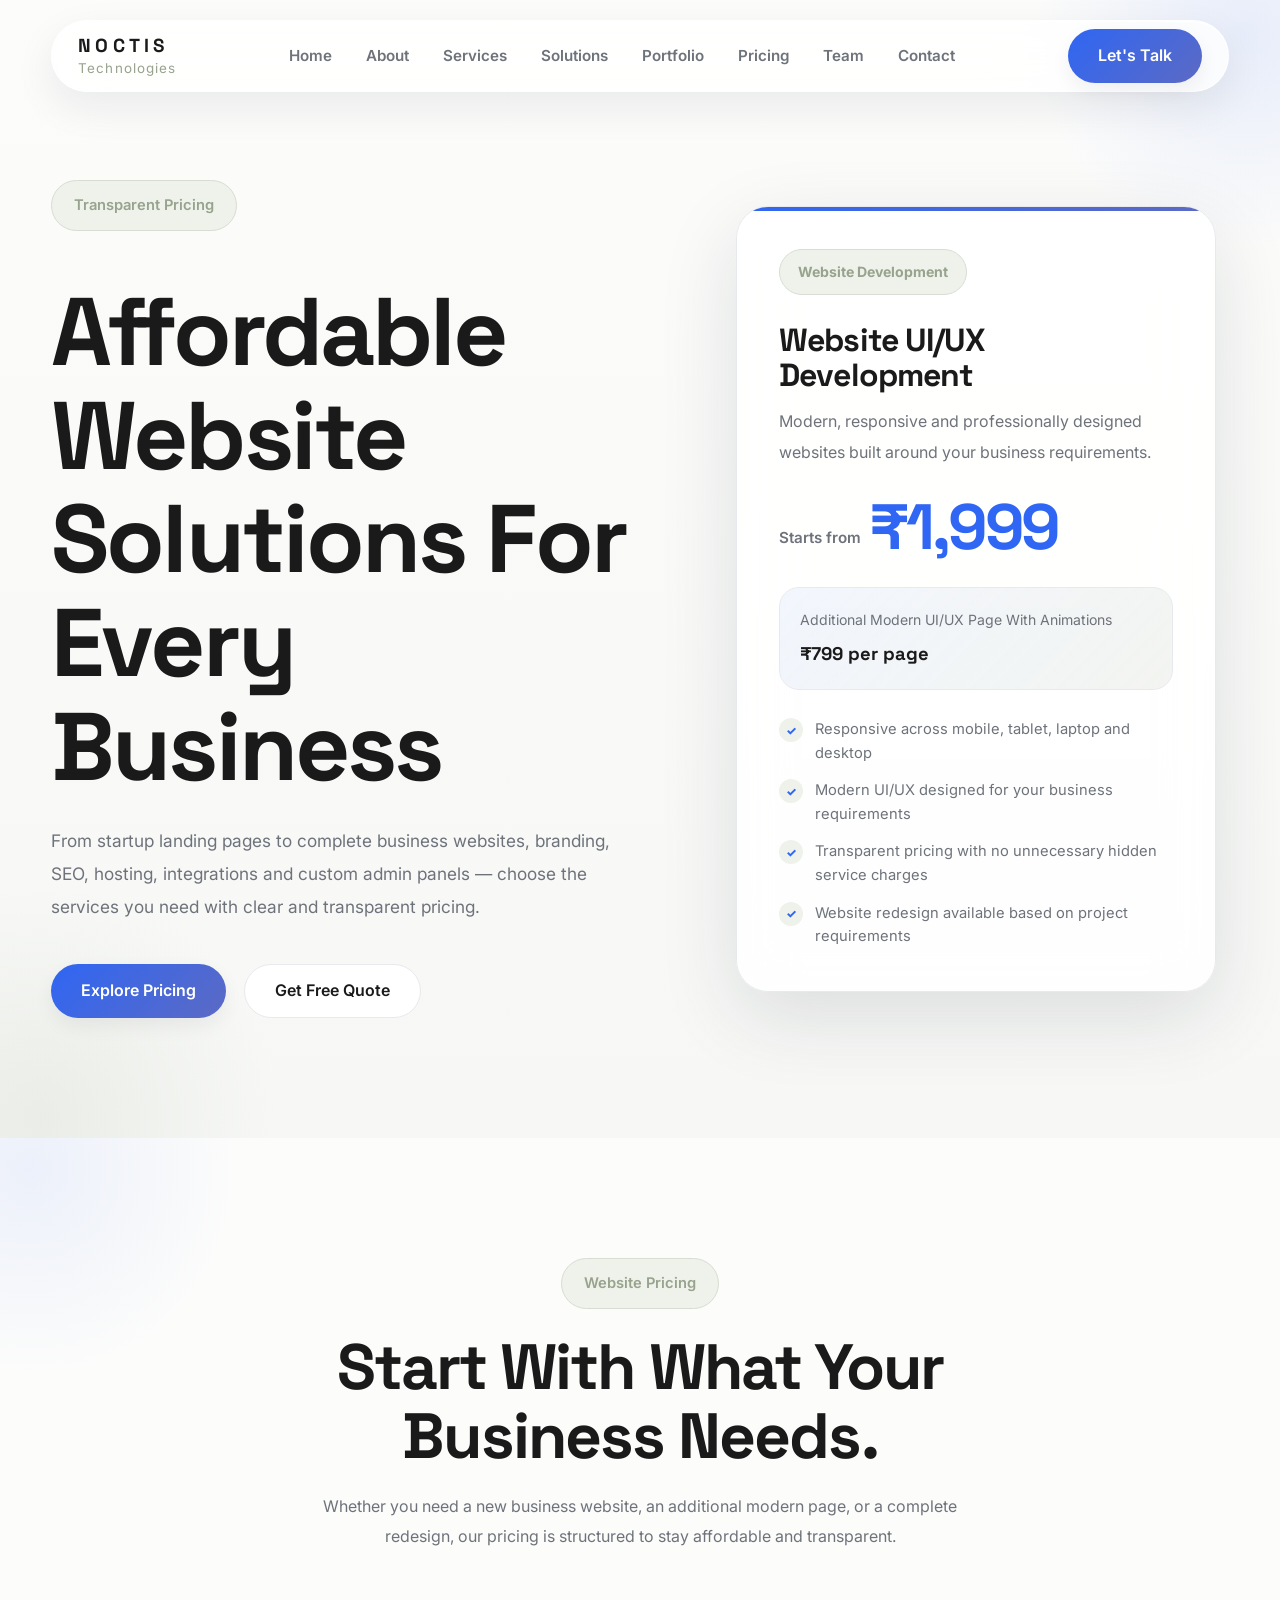
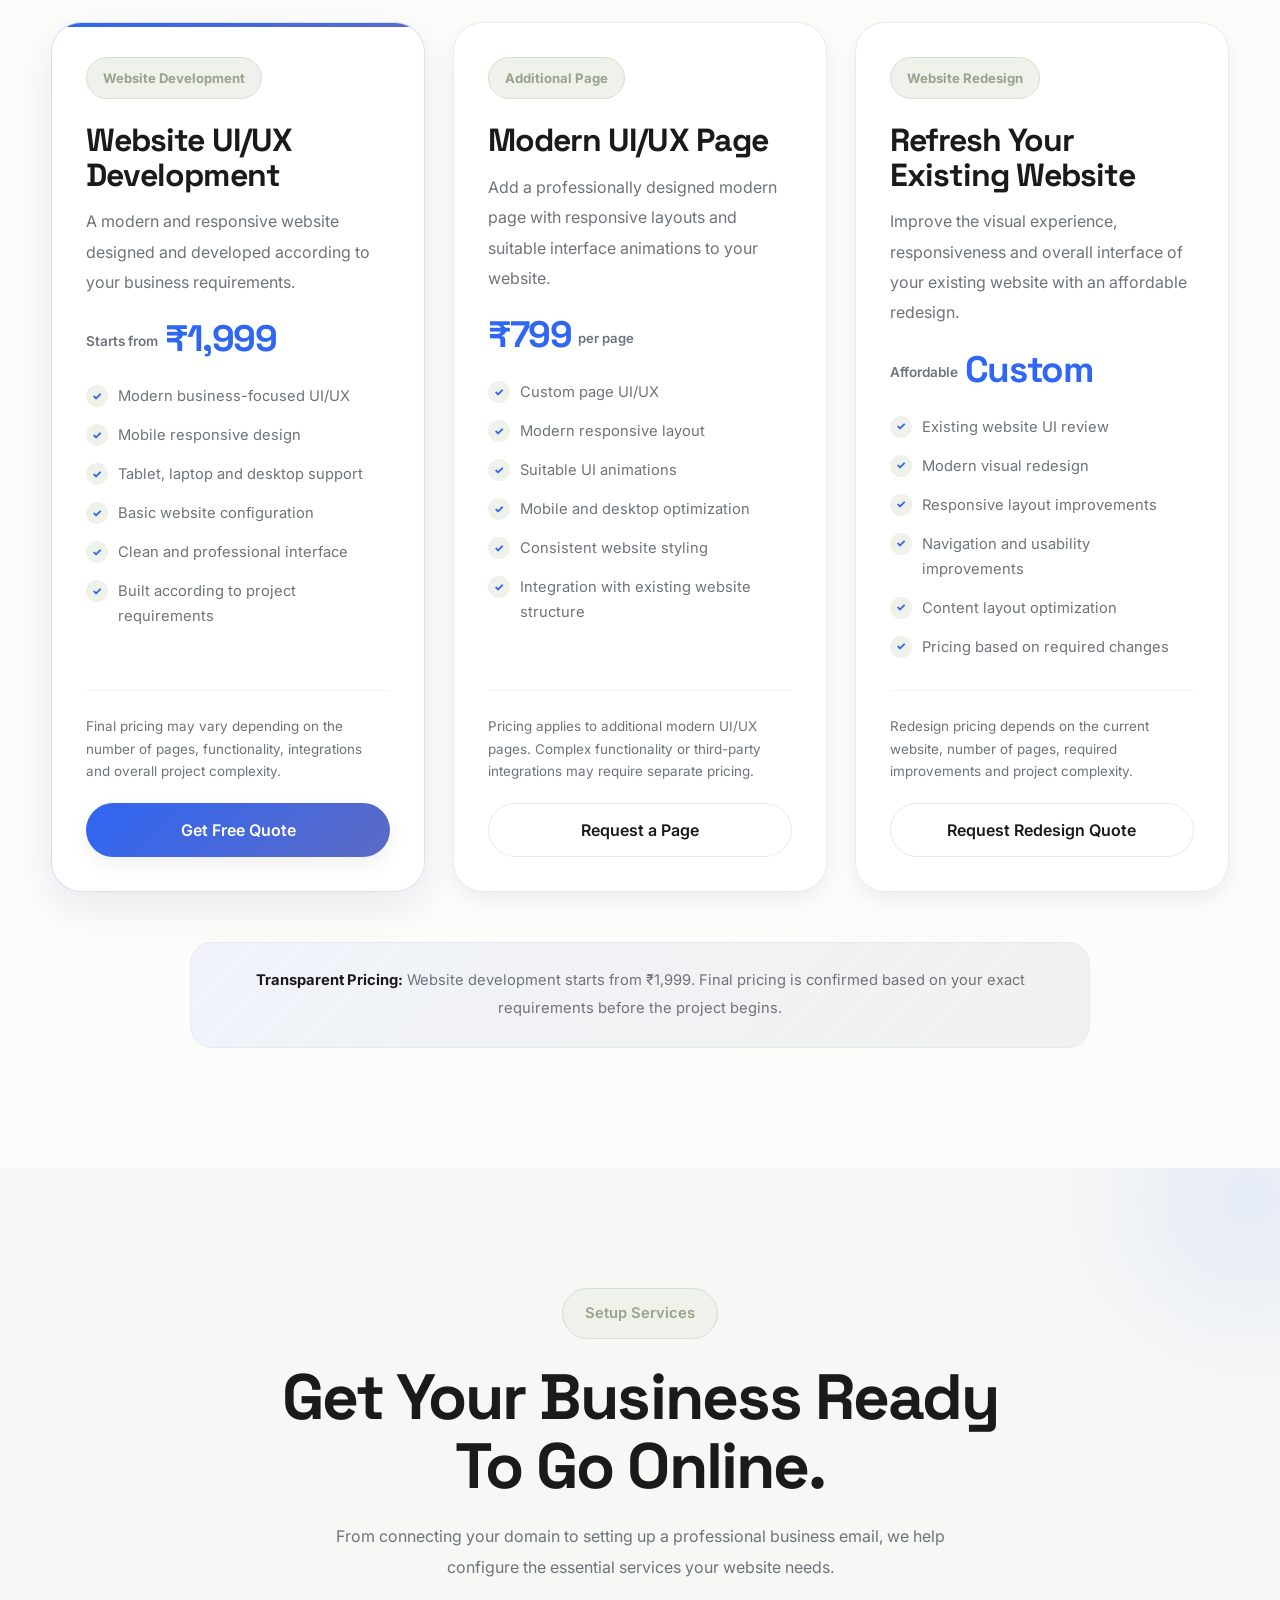
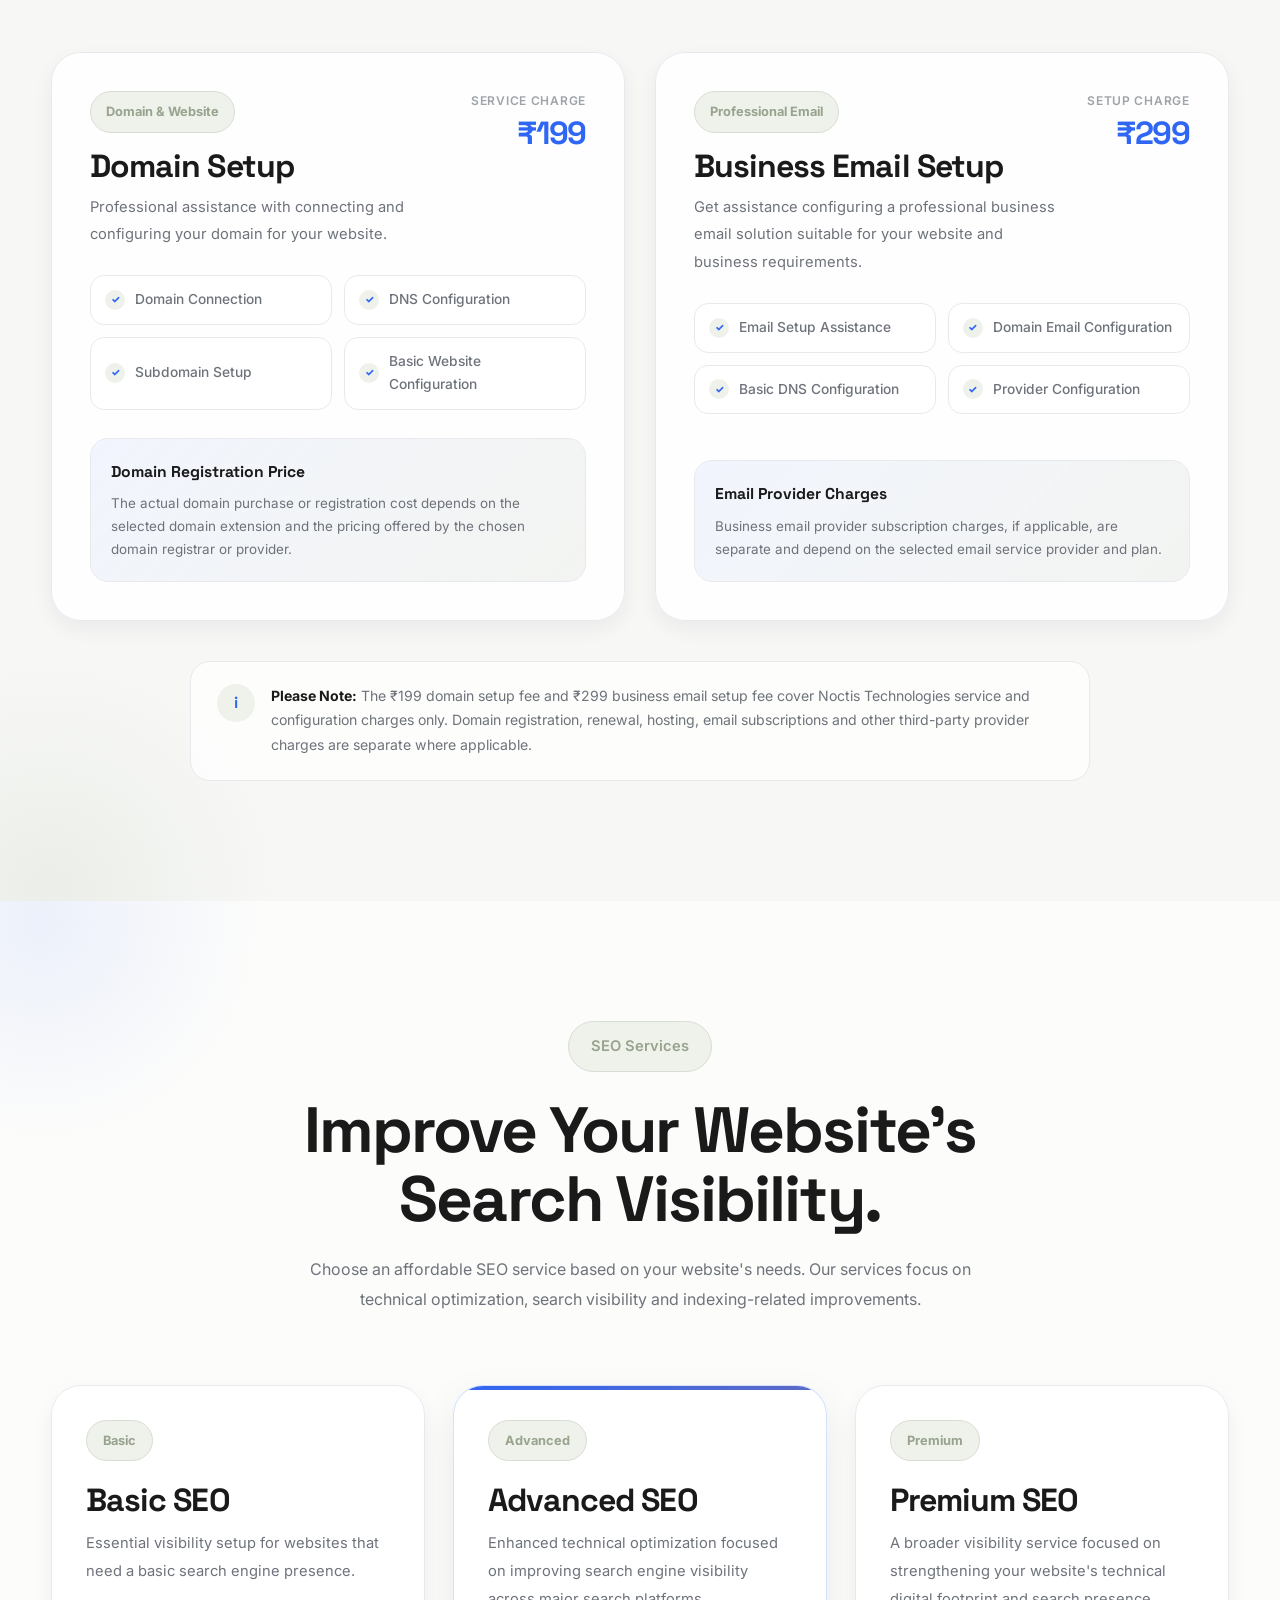
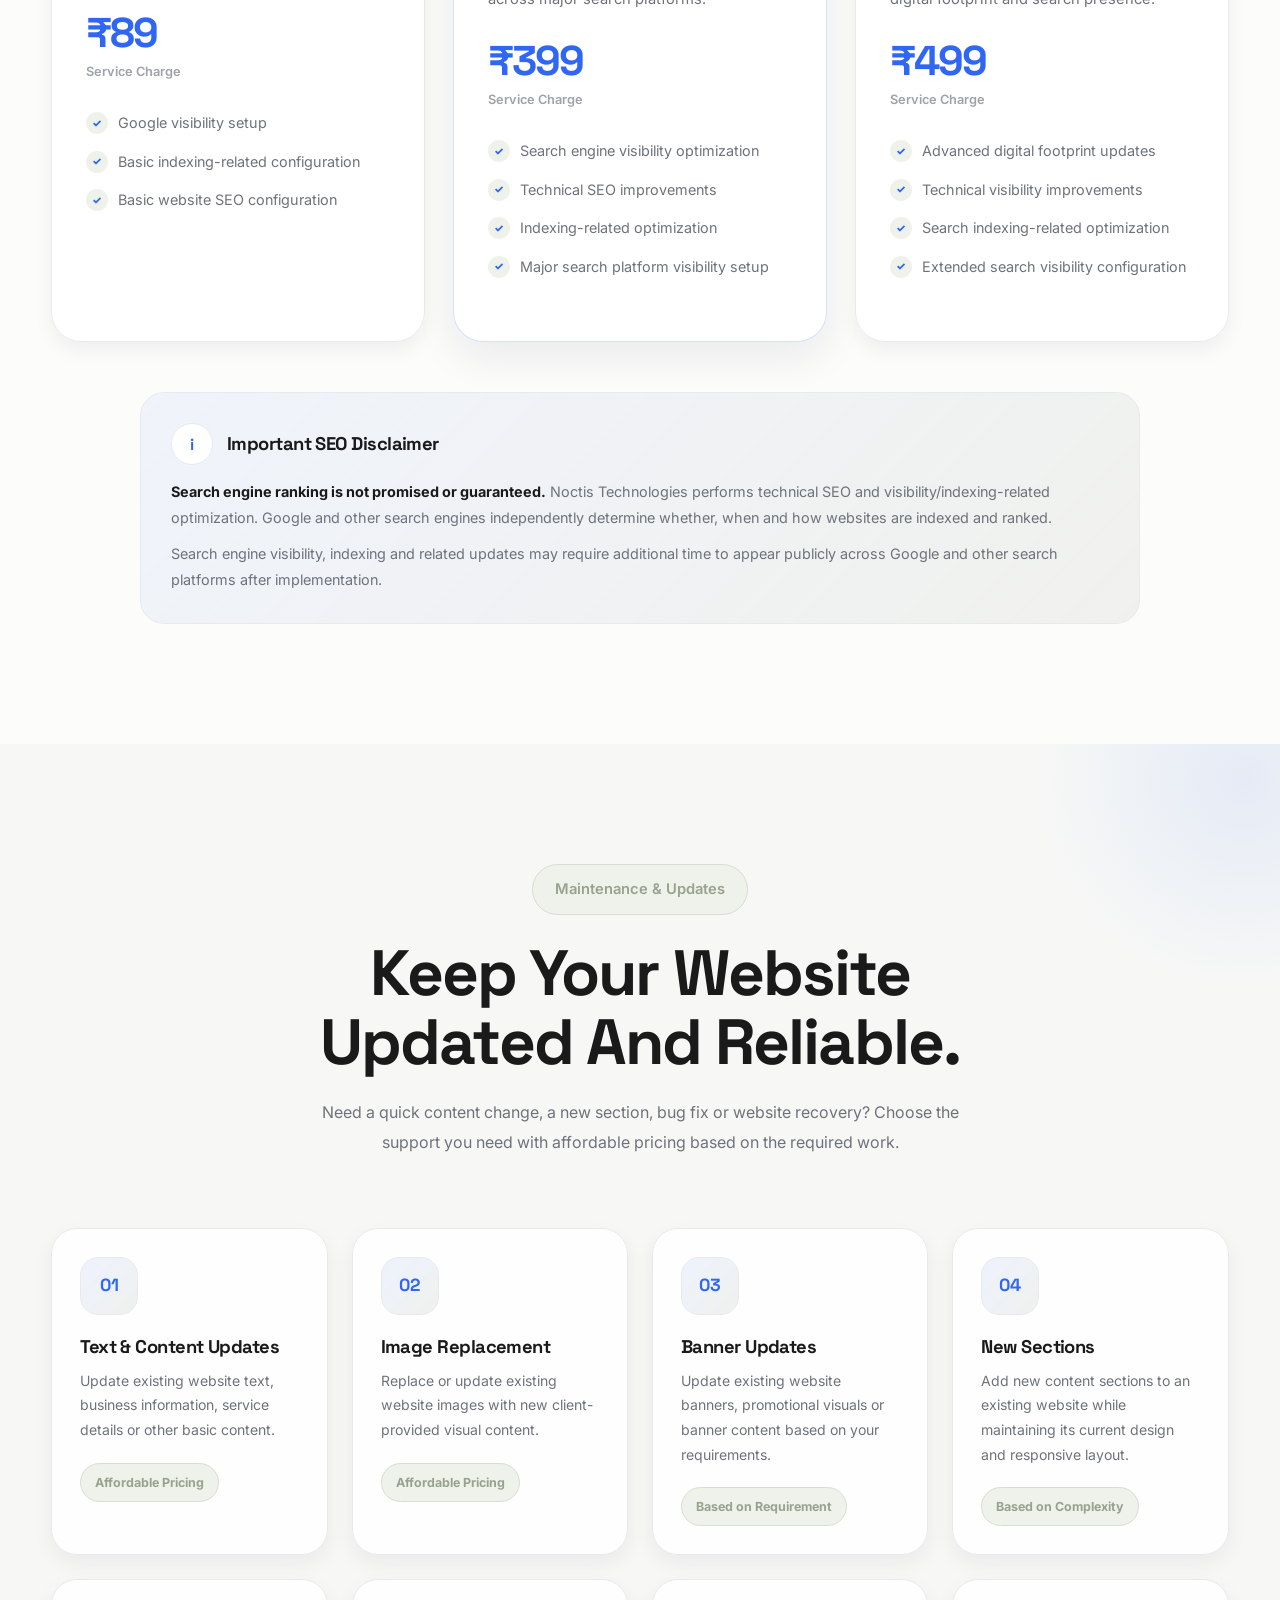
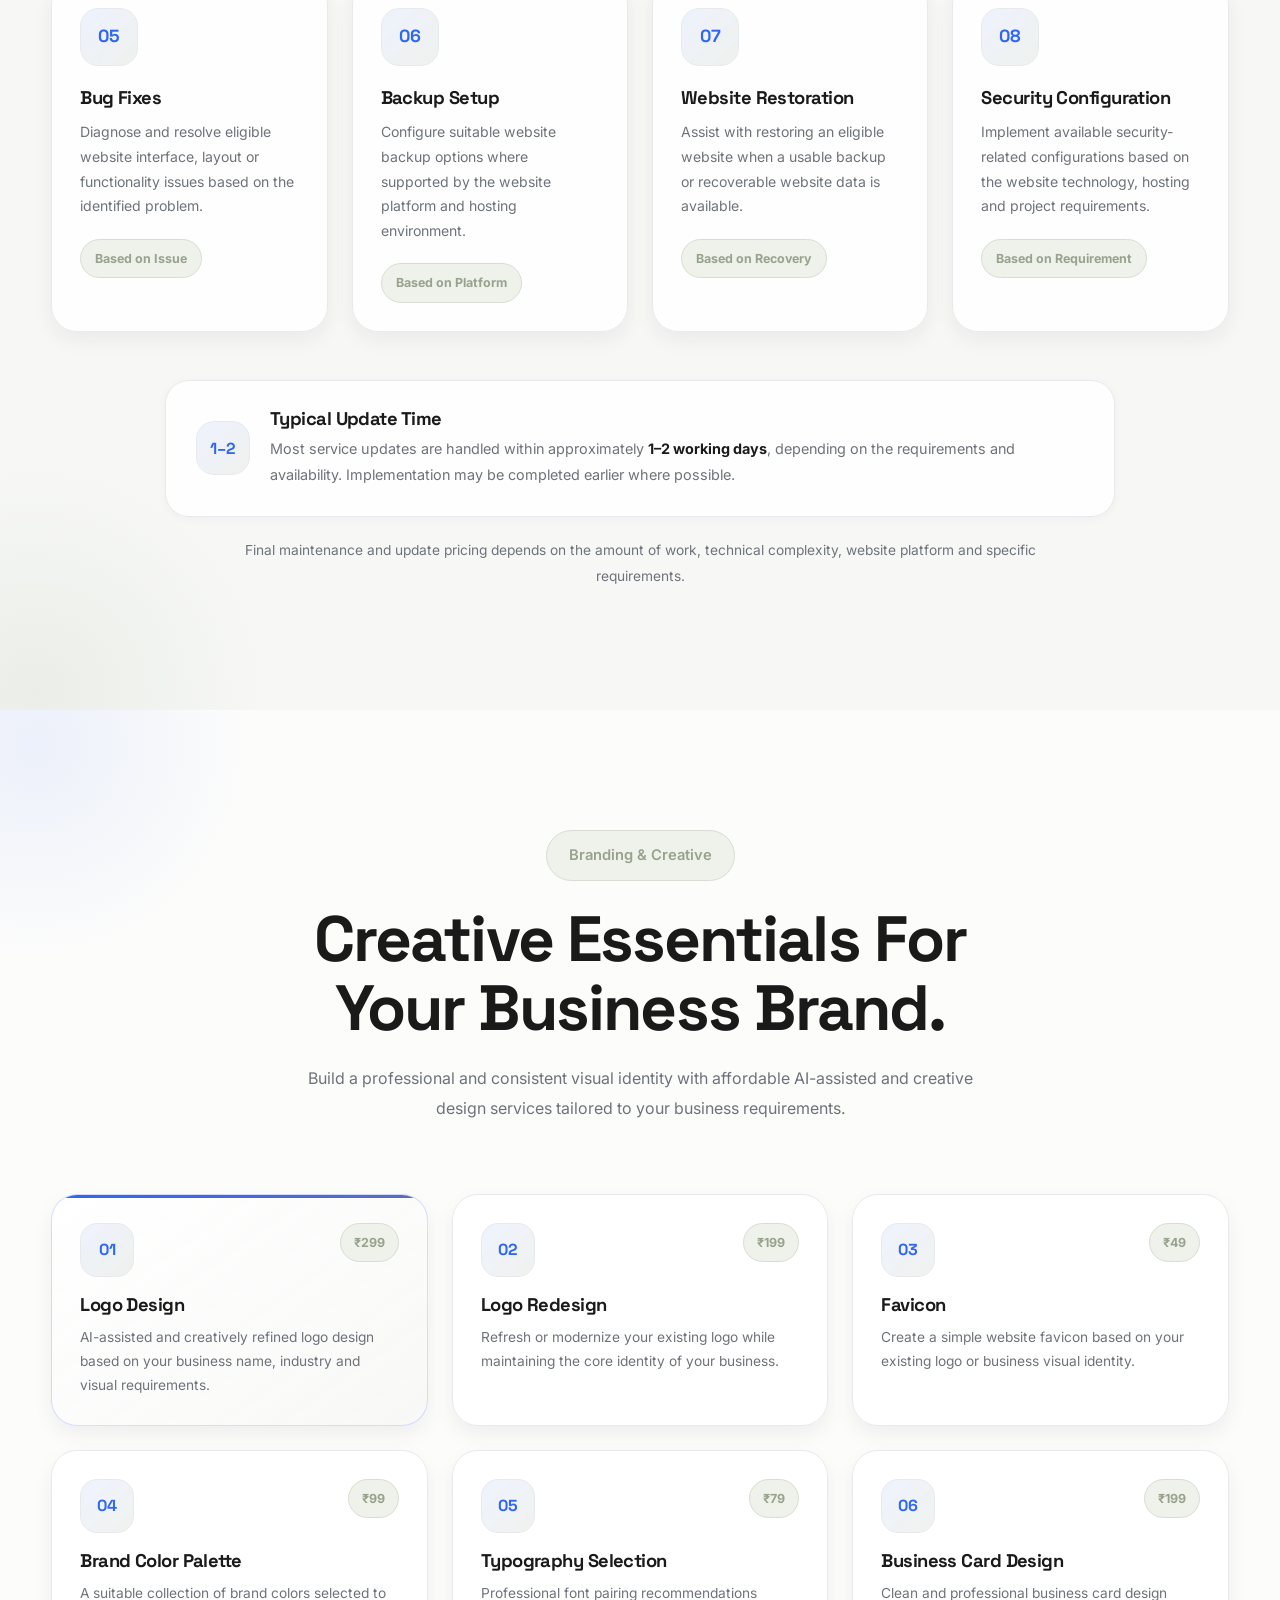
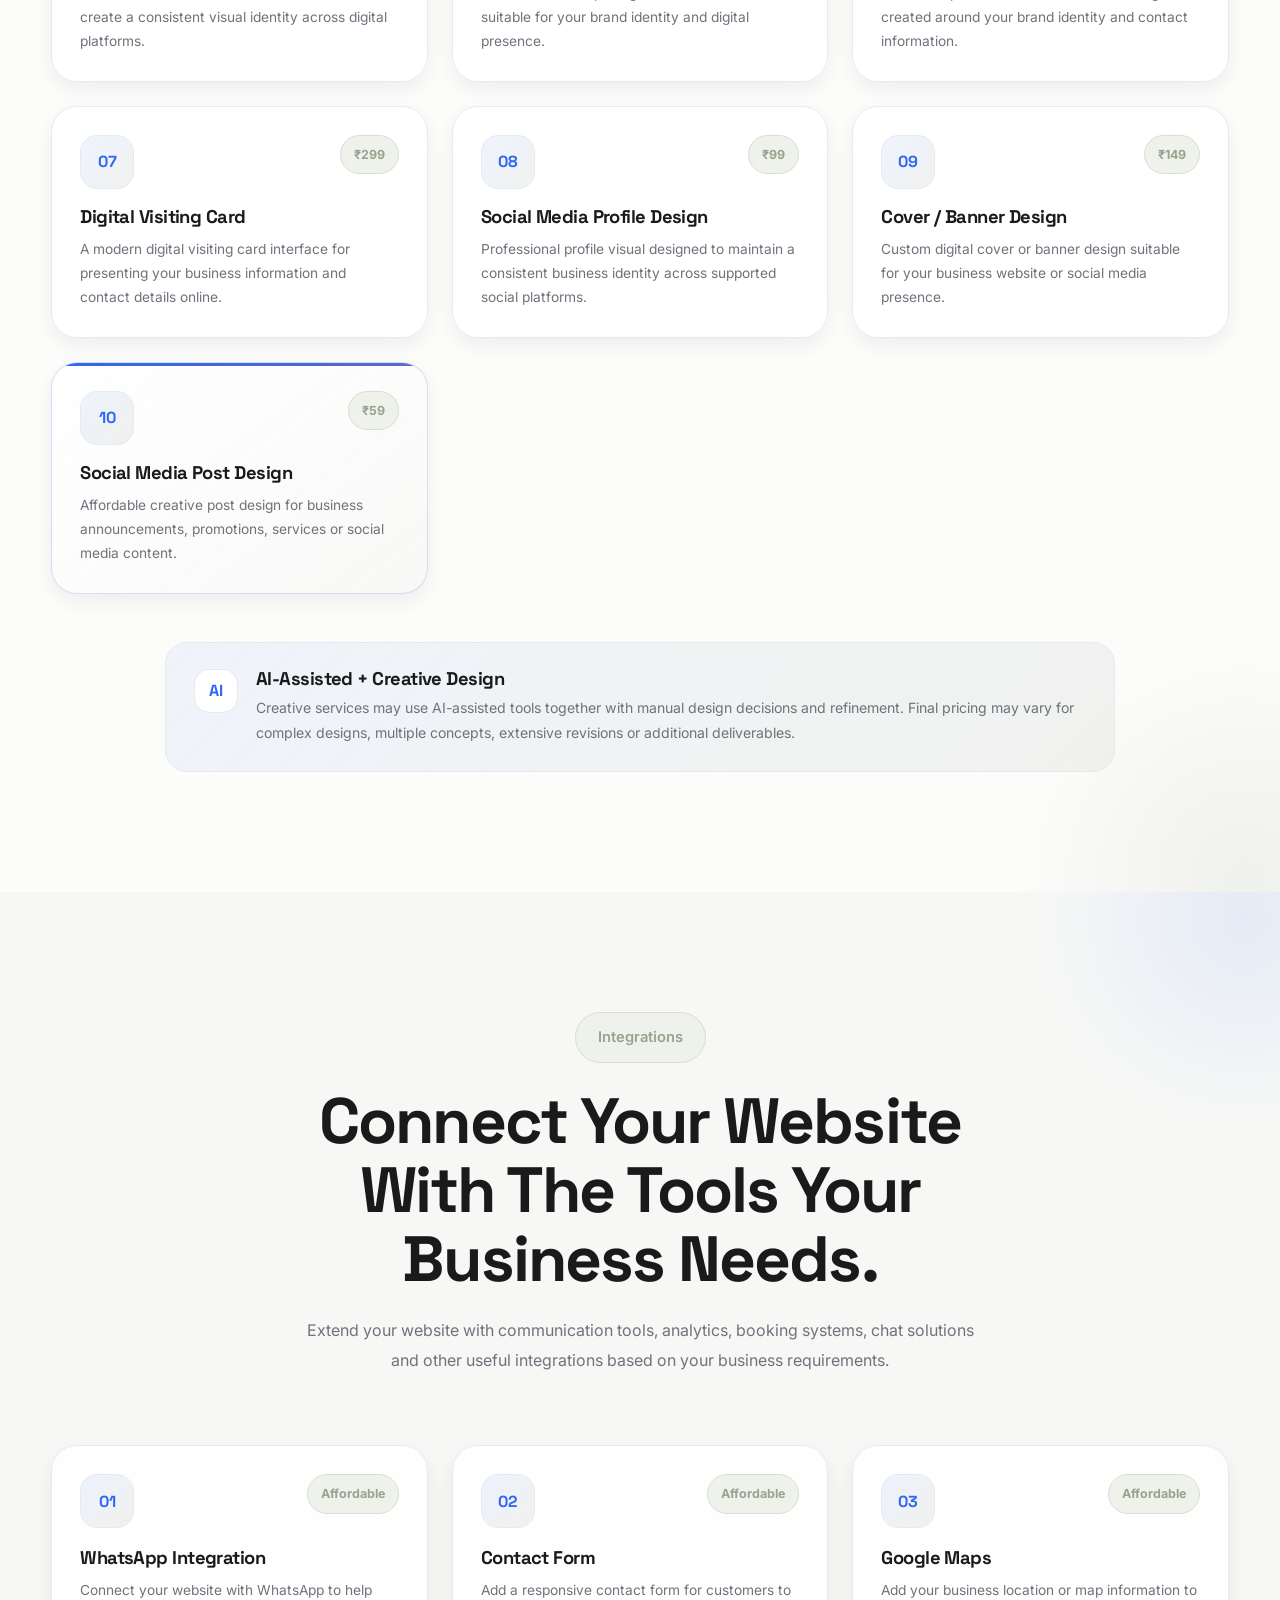
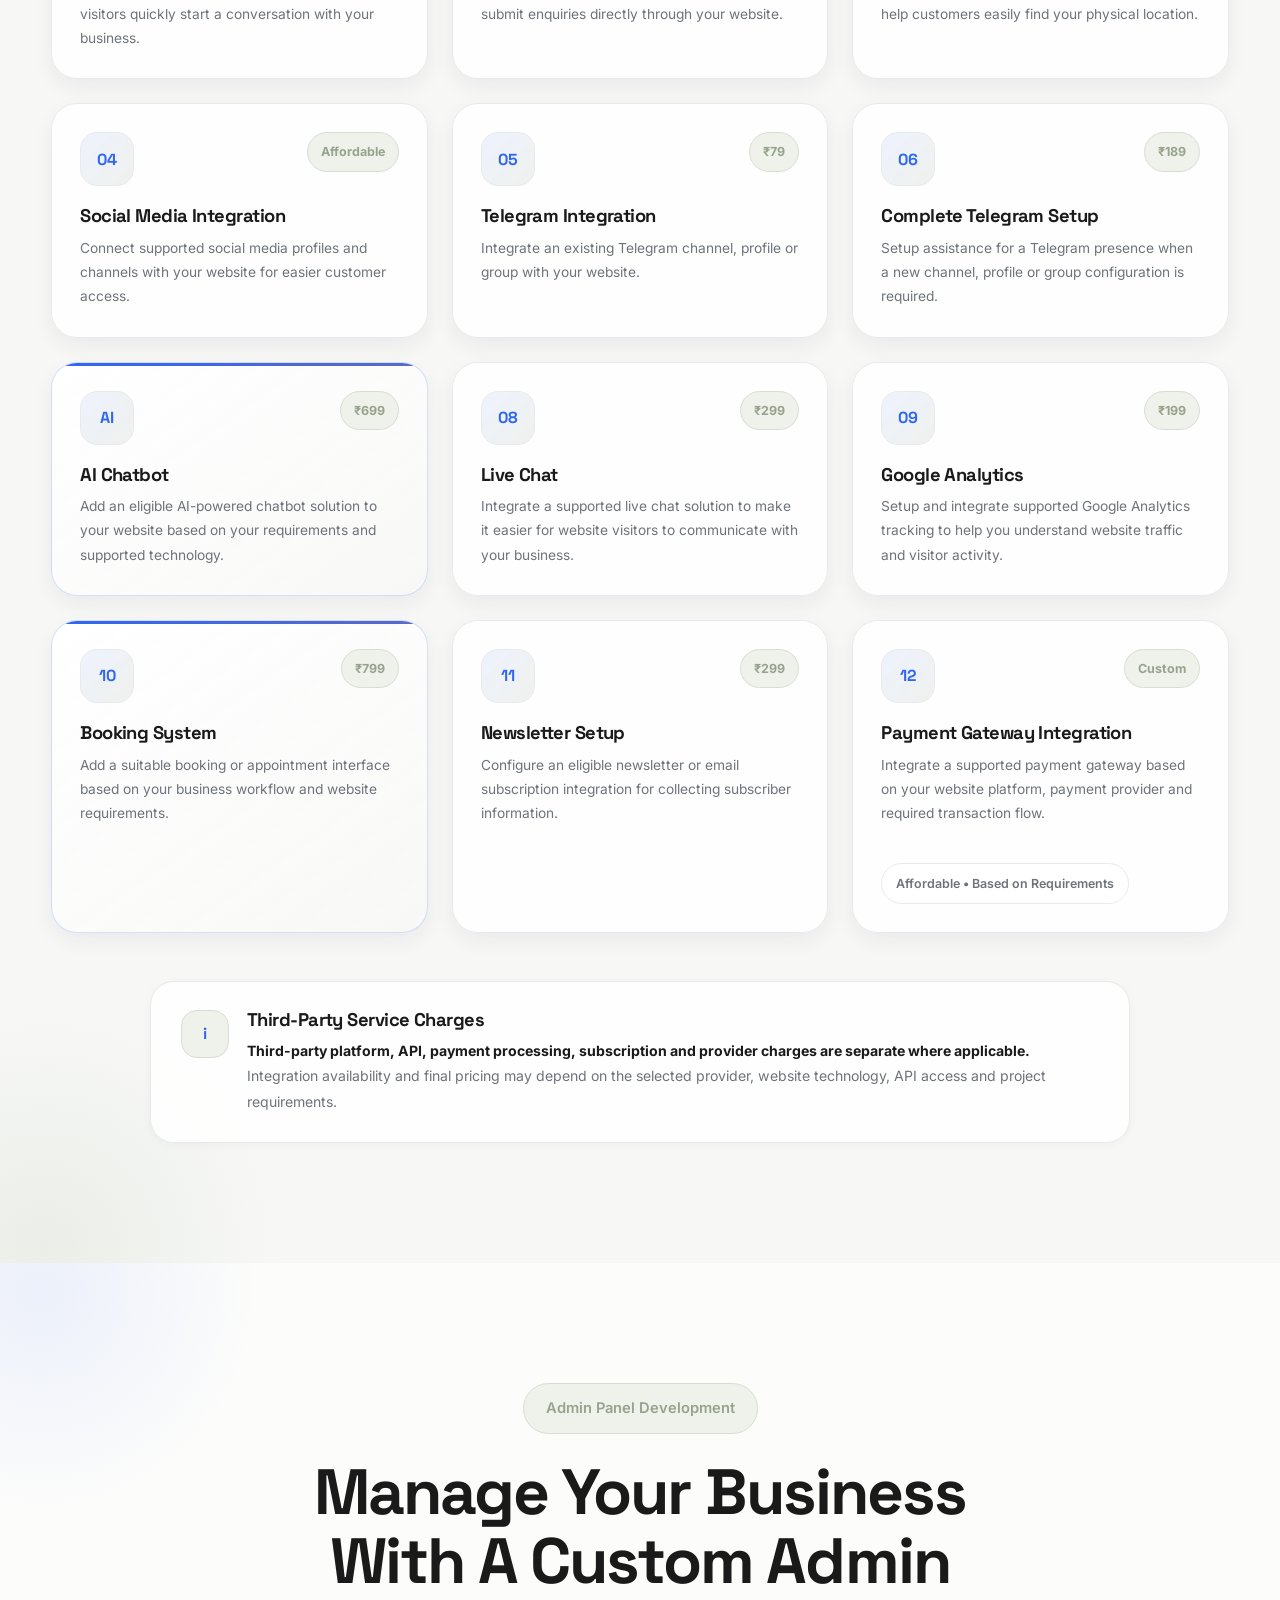
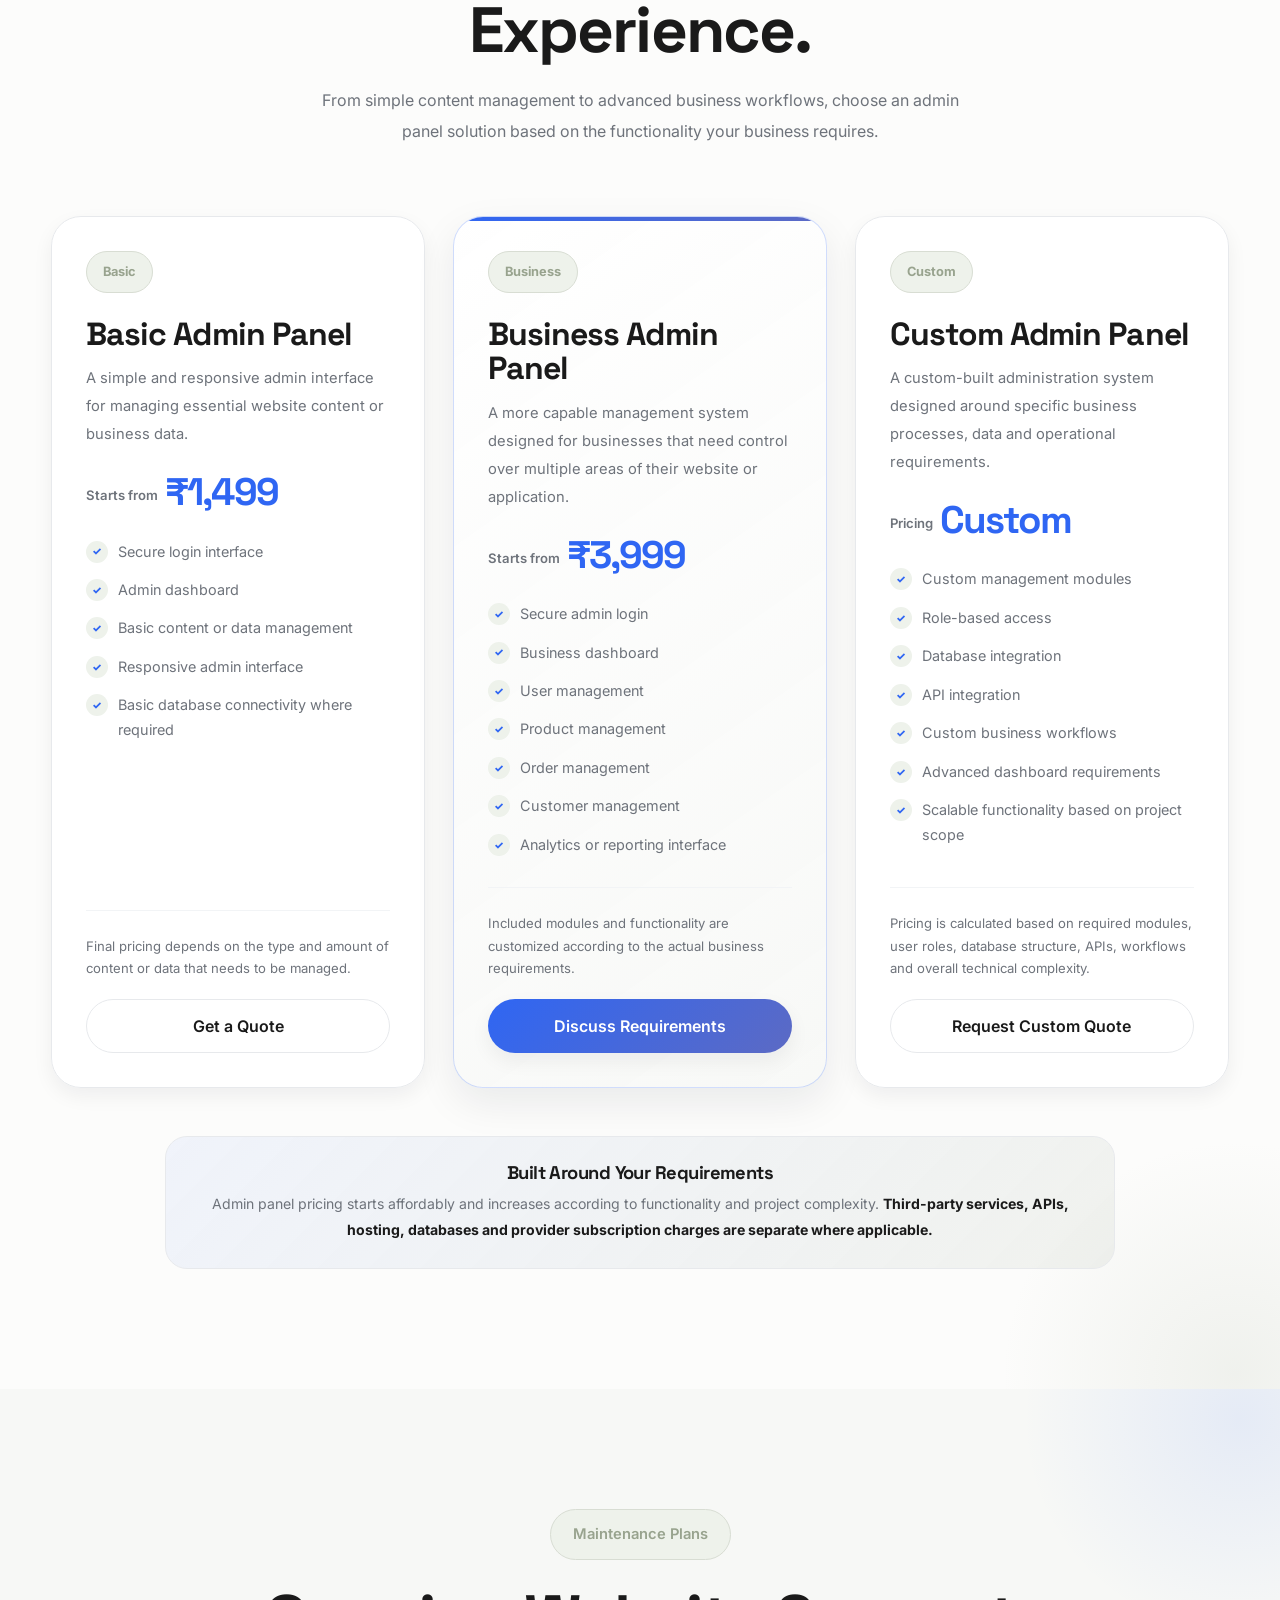
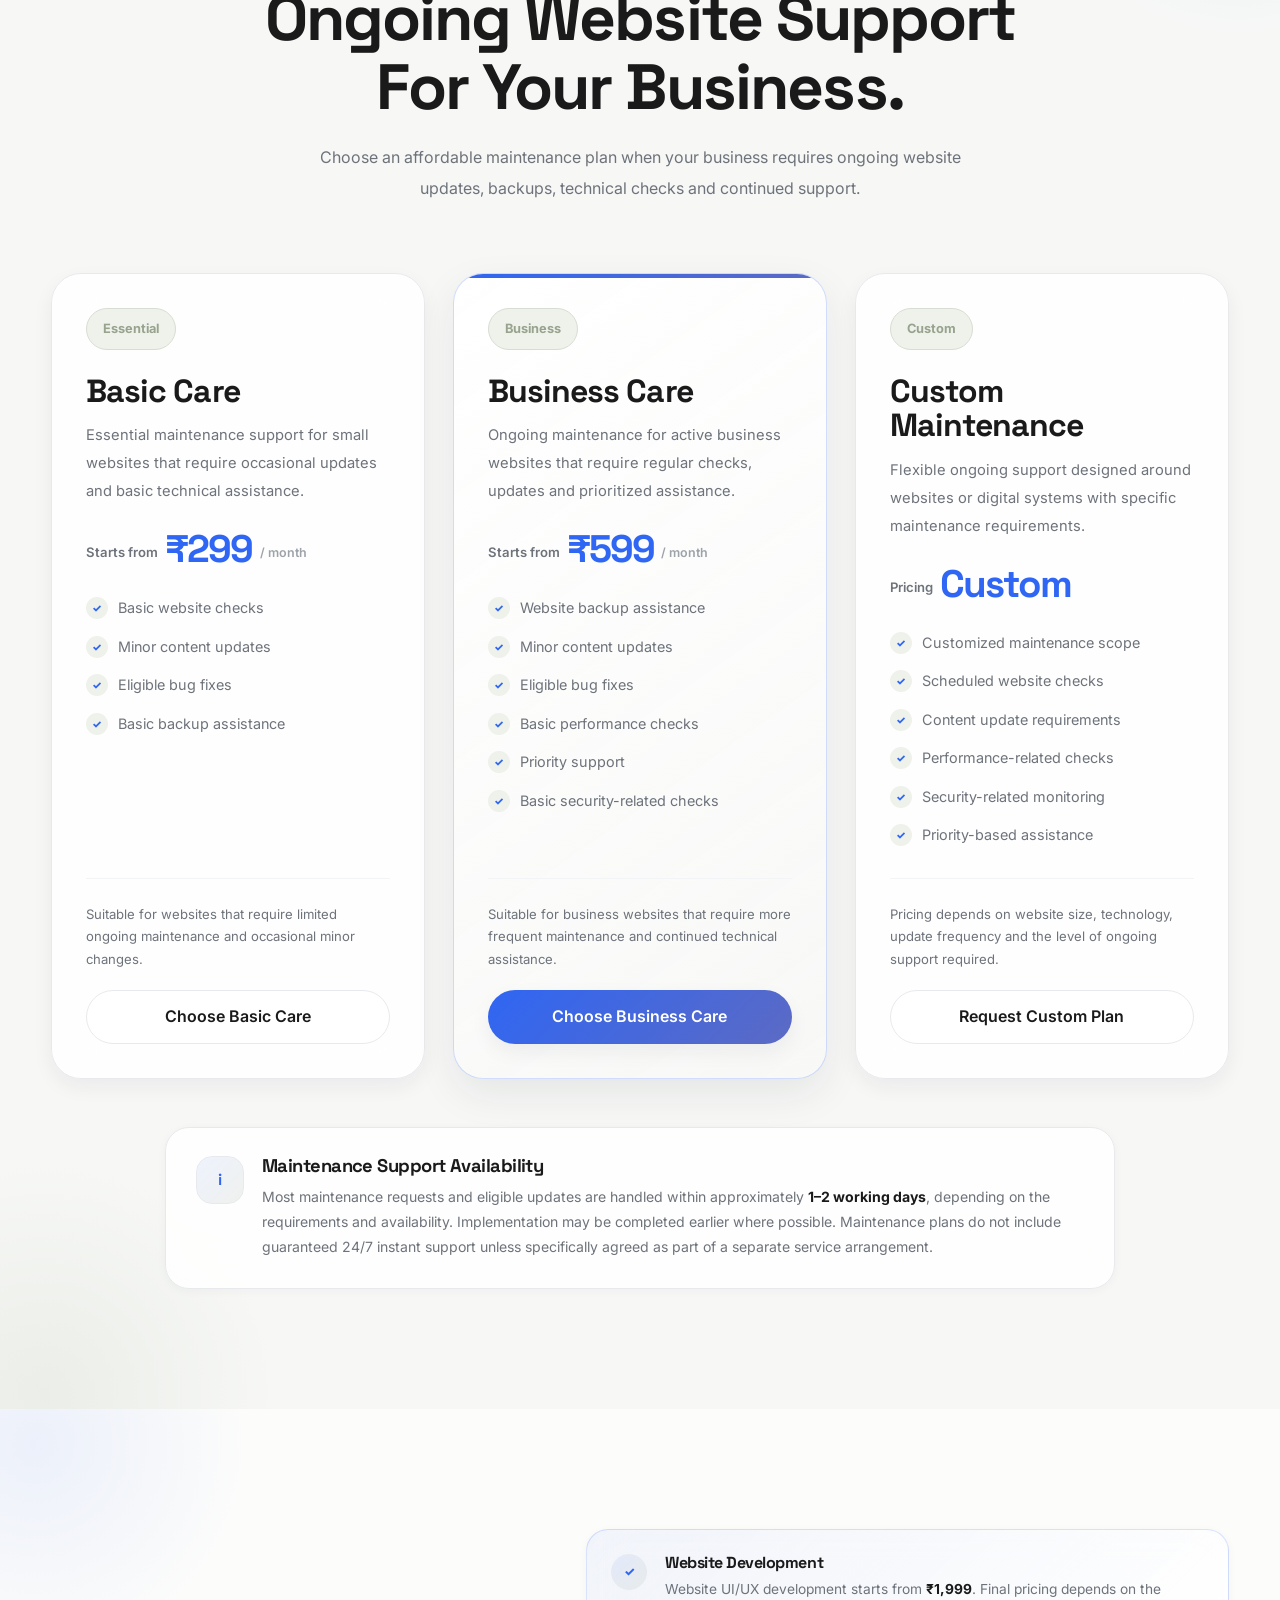
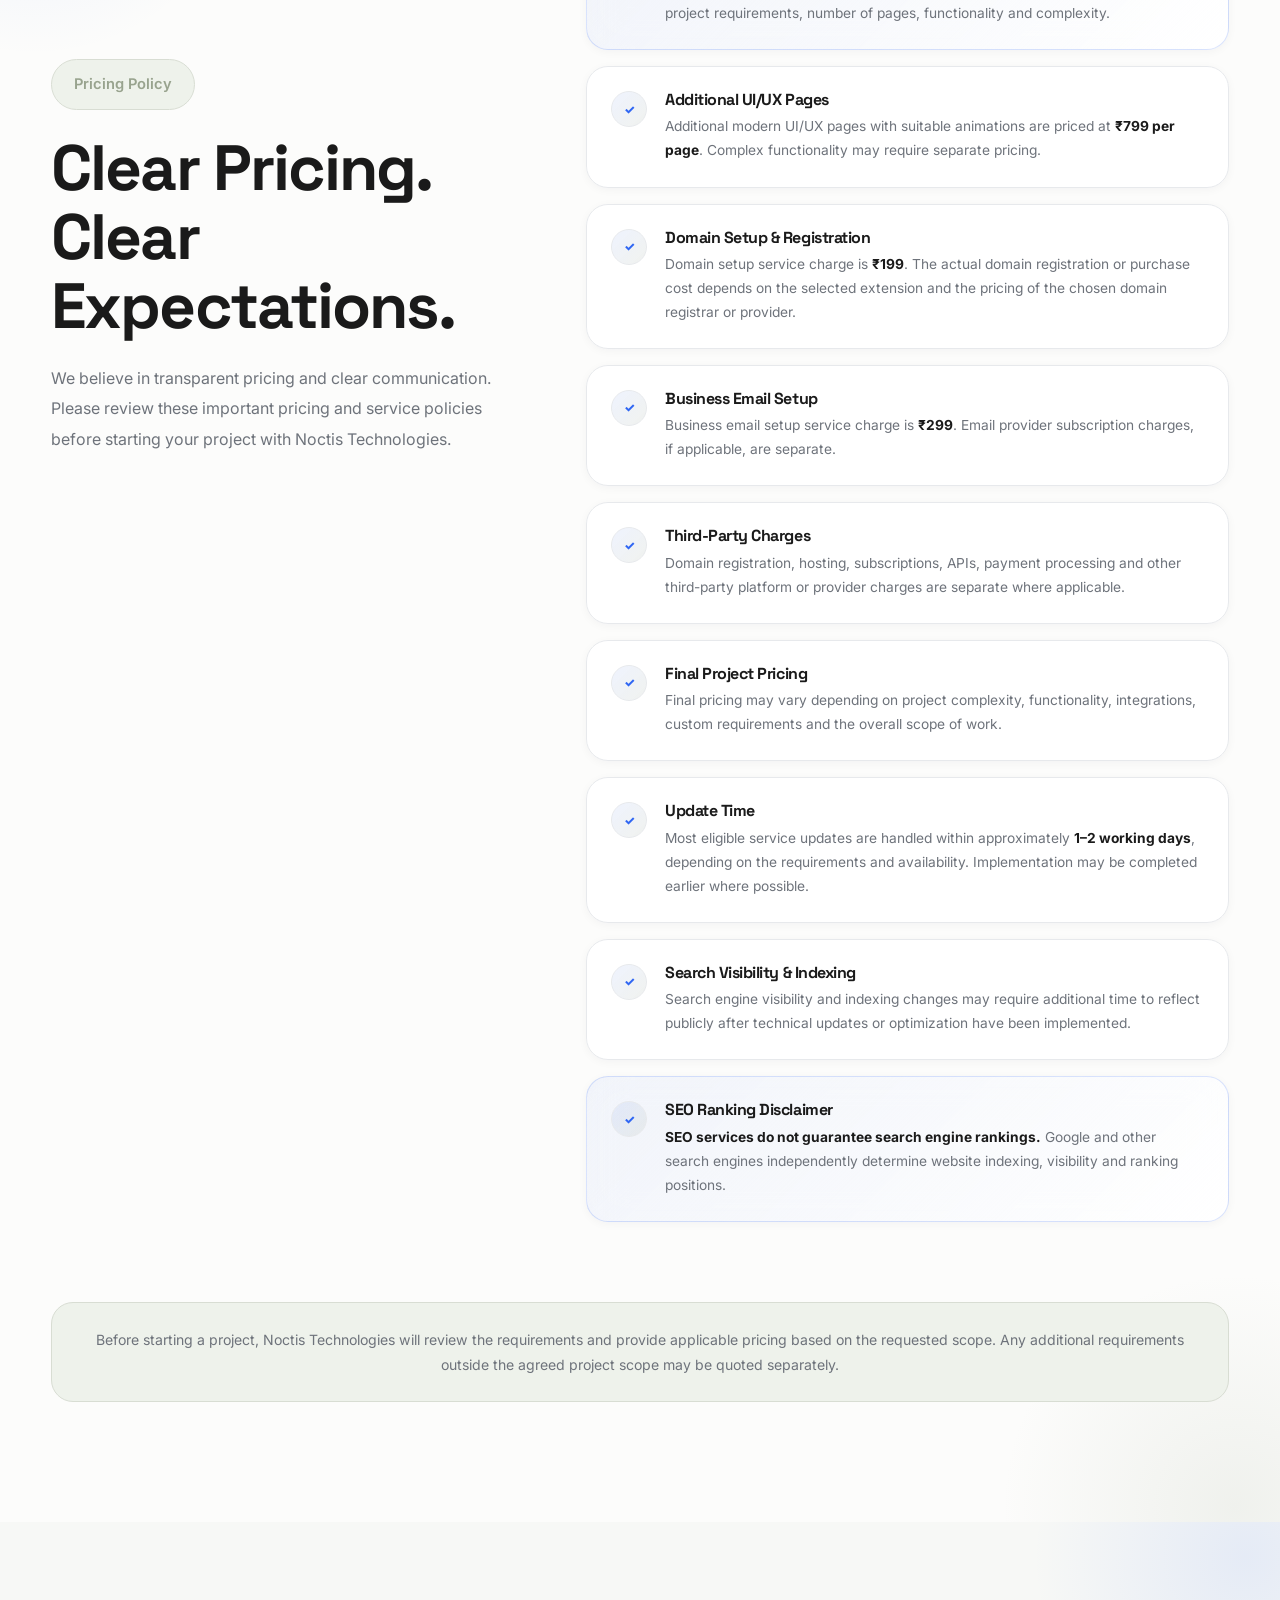
<file: pricing.html>
<!DOCTYPE html>

<html lang="en">

<head>

    <!--==================================================
    BASIC META
    ==================================================-->

    <meta charset="UTF-8">

    <meta name="viewport"
          content="width=device-width, initial-scale=1.0">

    <meta http-equiv="X-UA-Compatible"
          content="IE=edge">

    <meta name="theme-color"
          content="#2F66F3">

    <!--==================================================
    SEO
    ==================================================-->

    <title>Pricing | Noctis Technologies</title>

    <meta name="description"
          content="Explore transparent and affordable pricing from Noctis Technologies for website development, UI/UX design, SEO, domain setup, business email, integrations, admin panels, branding, and website maintenance services.">

    <meta name="keywords"
          content="Noctis Technologies Pricing, Website Development Pricing, Affordable Website Development, UI UX Design, SEO Services, Domain Setup, Business Email, Admin Panel Development, Website Maintenance">

    <meta name="author"
          content="Noctis Technologies">

    <meta name="robots"
          content="index, follow">

    <!--==================================================
    OPEN GRAPH
    ==================================================-->

    <meta property="og:type"
          content="website">

    <meta property="og:title"
          content="Pricing | Noctis Technologies">

    <meta property="og:description"
          content="Transparent and affordable pricing for modern website development and digital technology services from Noctis Technologies.">

    <!--==================================================
    GOOGLE FONTS
    ==================================================-->

    <link rel="preconnect"
          href="https://fonts.googleapis.com">

    <link rel="preconnect"
          href="https://fonts.gstatic.com"
          crossorigin>

    <link href="https://fonts.googleapis.com/css2?family=Inter:wght@300;400;500;600;700;800&family=Space+Grotesk:wght@400;500;600;700&display=swap"
          rel="stylesheet">

  <link rel="stylesheet" href="navigation.css">
<link rel="stylesheet" href="footer.css">


    <!--==================================================
    FAVICON
    ==================================================-->

    <link rel="icon"
          type="image/svg+xml"
          href="favicon.svg">

    <!--==================================================
    CSS
    ==================================================-->

    <style>
            /*==================================================
ROOT VARIABLES
==================================================*/

:root{

    /*==================================================
    BRAND COLORS
    ==================================================*/

    --primary:#2F66F3;
    --primary-light:#5A8CFF;
    --primary-dark:#214FCC;

    --secondary:#5C6AC4;

    /*==================================================
    ACCENT
    ==================================================*/

    --sage:#AEB8A4;
    --sage-dark:#98A38E;
    --sage-light:#D8DDD3;
    --sage-soft:#EEF2EB;

    /*==================================================
    BACKGROUND
    ==================================================*/

    --background:#FCFCFB;
    --section:#F7F8F6;
    --surface:#FFFFFF;
    --card:#FFFFFF;

    /*==================================================
    TEXT
    ==================================================*/

    --text:#1A1A1A;
    --text-light:#6E737B;
    --text-muted:#9EA3AA;

    /*==================================================
    STATUS
    ==================================================*/

    --success:#22C55E;
    --warning:#F59E0B;
    --danger:#EF4444;

    /*==================================================
    BORDER
    ==================================================*/

    --border:#E7E9EC;
    --divider:#F2F4F6;

    /*==================================================
    SHADOWS
    ==================================================*/

    --shadow-xs:0 2px 10px rgba(17,24,39,.04);

    --shadow-sm:0 8px 20px rgba(17,24,39,.06);

    --shadow:0 15px 40px rgba(17,24,39,.08);

    --shadow-lg:0 25px 80px rgba(17,24,39,.12);

    /*==================================================
    GLOW
    ==================================================*/

    --blue-glow:0 0 60px rgba(47,102,243,.18);

    --sage-glow:0 0 60px rgba(174,184,164,.20);

    /*==================================================
    GLASS
    ==================================================*/

    --glass:rgba(255,255,255,.72);

    --glass-border:rgba(255,255,255,.65);

    --blur:blur(22px);

    /*==================================================
    RADIUS
    ==================================================*/

    --radius-xs:12px;
    --radius-sm:18px;
    --radius:24px;
    --radius-lg:32px;
    --radius-xl:40px;

    /*==================================================
    SPACING
    ==================================================*/

    --space-1:8px;
    --space-2:16px;
    --space-3:24px;
    --space-4:32px;
    --space-5:48px;
    --space-6:64px;
    --space-7:96px;
    --space-8:120px;

    /*==================================================
    LAYOUT
    ==================================================*/

    --container:1320px;

    --header-height:90px;

    /*==================================================
    ANIMATION
    ==================================================*/

    --transition:.35s ease;

      }
            /*==================================================
GLOBAL CSS
==================================================*/

/*==================================================
RESET
==================================================*/

*,
*::before,
*::after{

    margin:0;

    padding:0;

    box-sizing:border-box;

}

html{

    font-size:16px;

    scroll-behavior:smooth;

    scroll-padding-top:var(--header-height);

}

body{

    font-family:"Inter",sans-serif;

    background:var(--background);

    color:var(--text);

    line-height:1.7;

    overflow-x:hidden;

    text-rendering:optimizeLegibility;

    -webkit-font-smoothing:antialiased;

    -moz-osx-font-smoothing:grayscale;

}

/*==================================================
TYPOGRAPHY
==================================================*/

h1,
h2,
h3,
h4,
h5,
h6{

    font-family:"Space Grotesk",sans-serif;

    font-weight:700;

    color:var(--text);

    line-height:1.08;

    letter-spacing:-.03em;

}

h1{

    font-size:clamp(3rem,8vw,6rem);

}

h2{

    font-size:clamp(2.3rem,5vw,4rem);

}

h3{

    font-size:clamp(1.45rem,3vw,2rem);

}

h4{

    font-size:1.15rem;

}

p{

    color:var(--text-light);

    font-size:1rem;

    line-height:1.9;

}

a{

    text-decoration:none;

    color:inherit;

    transition:var(--transition);

}

ul{

    list-style:none;

}

img{

    display:block;

    width:100%;

    height:auto;

}

button{

    border:none;

    outline:none;

    background:none;

    font:inherit;

    cursor:pointer;

}

input,
textarea{

    border:none;

    outline:none;

    font:inherit;

}

/*==================================================
LAYOUT
==================================================*/

.container{

    width:min(92%,var(--container));

    margin-inline:auto;

}

section{

    position:relative;

    padding:120px 0;

}

/*==================================================
SECTION HEADING
==================================================*/

.section-heading{

    max-width:760px;

    margin:0 auto 70px;

    text-align:center;

}

.section-badge{

    display:inline-flex;

    align-items:center;

    justify-content:center;

    padding:12px 22px;

    margin-bottom:24px;

    border-radius:999px;

    background:var(--sage-soft);

    border:1px solid var(--sage-light);

    color:var(--sage-dark);

    font-size:.92rem;

    font-weight:600;

}

.section-heading h2{

    margin-bottom:20px;

}

.section-heading p{

    max-width:680px;

    margin:auto;

}

/*==================================================
BUTTONS
==================================================*/

.btn-primary{

    display:inline-flex;

    align-items:center;

    justify-content:center;

    min-height:54px;

    padding:0 30px;

    border-radius:999px;

    background:linear-gradient(
        135deg,
        var(--primary),
        var(--secondary)
    );

    color:#fff;

    font-weight:600;

    box-shadow:var(--shadow-sm);

    transition:var(--transition);

}

.btn-primary:hover{

    transform:translateY(-4px);

    box-shadow:var(--shadow-lg);

}

.btn-secondary{

    display:inline-flex;

    align-items:center;

    justify-content:center;

    min-height:54px;

    padding:0 30px;

    border-radius:999px;

    border:1px solid var(--border);

    background:#fff;

    color:var(--text);

    font-weight:600;

    transition:var(--transition);

}

.btn-secondary:hover{

    color:var(--primary);

    border-color:var(--primary);

    transform:translateY(-4px);

}

/*==================================================
SCROLLBAR
==================================================*/

::-webkit-scrollbar{

    width:10px;

}

::-webkit-scrollbar-track{

    background:var(--section);

}

::-webkit-scrollbar-thumb{

    background:linear-gradient(
        var(--primary),
        var(--sage)
    );

    border-radius:999px;

}

/*==================================================
TEXT SELECTION
==================================================*/

::selection{

    background:var(--primary);

    color:#fff;

}

/*==================================================
RESPONSIVE
==================================================*/

@media(max-width:992px){

    .container{

        width:94%;

    }

}

@media(max-width:768px){

    section{

        padding:90px 0;

    }

}

@media(max-width:480px){

    html{

        font-size:15px;

    }

    section{

        padding:75px 0;

    }

    .section-heading{

        margin-bottom:50px;

    }

  }
            /*==================================================
HEADER
==================================================*/

.header{

    position:fixed;

    top:0;

    left:0;

    width:100%;

    z-index:1000;

    padding:20px 0;

    transition:all .35s ease;

}

.header.scrolled{

    padding:14px 0;

}

.navbar{

    display:flex;

    align-items:center;

    justify-content:space-between;

    gap:40px;

    height:72px;

    padding:0 26px;

    background:rgba(255,255,255,.78);

    backdrop-filter:blur(24px);

    -webkit-backdrop-filter:blur(24px);

    border:1px solid rgba(255,255,255,.65);

    border-radius:999px;

    box-shadow:
    var(--shadow),
    inset 0 1px rgba(255,255,255,.9);

}

/*==================================================
LOGO
==================================================*/

.brand{

    display:flex;

    align-items:center;

    gap:14px;

    flex-shrink:0;

}

.brand img{

    width:48px;

    height:48px;

    object-fit:contain;

}

.brand-text{

    display:flex;

    flex-direction:column;

    line-height:1;

}

.brand-title{

    font-family:"Space Grotesk",sans-serif;

    font-size:1.18rem;

    font-weight:700;

    letter-spacing:.22em;

    text-transform:uppercase;

}

.brand-subtitle{

    margin-top:6px;

    font-size:.84rem;

    color:var(--sage-dark);

    letter-spacing:.08em;

}

/*==================================================
DESKTOP NAVIGATION
==================================================*/

.nav-links{

    display:flex;

    align-items:center;

    gap:34px;

}

.nav-links li{

    list-style:none;

}

.nav-links a{

    position:relative;

    font-size:.95rem;

    font-weight:600;

    color:var(--text-light);

    transition:.35s;

}

.nav-links a:hover,
.nav-links a.active{

    color:var(--primary);

}

.nav-links a::after{

    content:"";

    position:absolute;

    left:0;

    bottom:-8px;

    width:0;

    height:2px;

    border-radius:999px;

    background:linear-gradient(
        90deg,
        var(--primary),
        var(--sage)
    );

    transition:.35s;

}

.nav-links a:hover::after,
.nav-links a.active::after{

    width:100%;

}

/*==================================================
RIGHT AREA
==================================================*/

.nav-right{

    display:flex;

    align-items:center;

    gap:16px;

}

.menu-toggle{

    display:none;

    width:52px;

    height:52px;

    align-items:center;

    justify-content:center;

    flex-shrink:0;

    border-radius:50%;

    background:#fff;

    color:var(--text);

    border:1px solid var(--border);

    box-shadow:var(--shadow-xs);

    transition:.35s;

}

.menu-toggle:hover{

    transform:scale(1.05);

    border-color:var(--primary);

    color:var(--primary);

}

/*==================================================
PREMIUM MOBILE MENU
==================================================*/

.mobile-menu{

    position:fixed;

    inset:0;

    width:100%;

    height:100vh;

    height:100dvh;

    background:rgba(252,252,251,.98);

    backdrop-filter:blur(28px);

    -webkit-backdrop-filter:blur(28px);

    transform:translateX(100%);

    transition:.45s ease;

    z-index:9999;

    overflow-y:auto;

    padding:100px 30px 40px;

}

.mobile-menu.active{

    transform:translateX(0);

}

.mobile-menu nav{

    display:flex;

    flex-direction:column;

    max-width:700px;

    margin:auto;

}

.mobile-menu nav a{

    display:flex;

    align-items:center;

    justify-content:space-between;

    padding:22px 0;

    font-family:"Space Grotesk",sans-serif;

    font-size:1.25rem;

    font-weight:600;

    color:var(--text);

    border-bottom:1px solid var(--divider);

    transition:.3s;

}

.mobile-menu nav a:hover{

    color:var(--primary);

    padding-left:10px;

}

.mobile-menu nav a.active{

    color:var(--primary);

}

.mobile-menu .btn-primary{

    margin-top:34px;

    width:100%;

    border-bottom:none;

    color:#fff;

}

.mobile-menu .btn-primary:hover{

    color:#fff;

    padding-left:0;

}

/*==================================================
SCROLL PROGRESS
==================================================*/

.scroll-progress{

    position:fixed;

    top:0;

    left:0;

    width:0;

    height:3px;

    background:linear-gradient(
        90deg,
        var(--primary),
        var(--secondary)
    );

    z-index:10001;

}

/*==================================================
RESPONSIVE
==================================================*/

@media(max-width:1100px){

    .nav-links{

        display:none;

    }

    .menu-toggle{

        display:flex;

    }

    .nav-right .btn-primary{

        display:none;

    }

}

@media(max-width:768px){

    .header{

        padding:14px 0;

    }

    .navbar{

        height:66px;

        padding:0 18px;

        border-radius:24px;

    }

    .brand-title{

        font-size:1.05rem;

    }

    .brand-subtitle{

        font-size:.78rem;

    }

    .mobile-menu{

        padding:90px 24px 30px;

    }

}

@media(max-width:480px){

    .navbar{

        padding:0 14px;

    }

    .mobile-menu nav a{

        font-size:1.15rem;

        padding:18px 0;

    }

    .menu-toggle{

        width:48px;

        height:48px;

    }

}

@media(max-width:360px){

    .brand-title{

        font-size:.95rem;

        letter-spacing:.18em;

    }

    .brand-subtitle{

        font-size:.72rem;

    }

    .menu-toggle{

        width:44px;

        height:44px;

    }

  }
            /*==================================================
PRICING HERO
==================================================*/

.pricing-hero{

    position:relative;

    overflow:hidden;

    padding:180px 0 120px;

    background:linear-gradient(
        180deg,
        var(--background),
        var(--section)
    );

}

.pricing-hero::before{

    content:"";

    position:absolute;

    top:-180px;

    right:-180px;

    width:430px;

    height:430px;

    border-radius:50%;

    background:radial-gradient(
        rgba(47,102,243,.10),
        transparent 70%
    );

}

.pricing-hero::after{

    content:"";

    position:absolute;

    bottom:-220px;

    left:-200px;

    width:480px;

    height:480px;

    border-radius:50%;

    background:radial-gradient(
        rgba(174,184,164,.18),
        transparent 70%
    );

}

/*==================================================
HERO LAYOUT
==================================================*/

.pricing-hero-wrapper{

    display:grid;

    grid-template-columns:1.08fr .92fr;

    gap:80px;

    align-items:center;

    position:relative;

    z-index:2;

}

/*==================================================
HERO CONTENT
==================================================*/

.pricing-hero-content h1{

    margin:26px 0;

}

.pricing-hero-content p{

    max-width:680px;

    margin-bottom:40px;

    font-size:1.08rem;

}

.pricing-hero-buttons{

    display:flex;

    flex-wrap:wrap;

    gap:18px;

}

/*==================================================
MAIN PRICE CARD
==================================================*/

.pricing-hero-visual{

    display:flex;

    justify-content:center;

}

.main-price-card{

    position:relative;

    width:100%;

    max-width:480px;

    padding:42px;

    border-radius:32px;

    background:rgba(255,255,255,.84);

    backdrop-filter:blur(24px);

    -webkit-backdrop-filter:blur(24px);

    border:1px solid var(--border);

    box-shadow:var(--shadow-lg);

    overflow:hidden;

}

.main-price-card::before{

    content:"";

    position:absolute;

    top:0;

    left:0;

    width:100%;

    height:4px;

    background:linear-gradient(
        90deg,
        var(--primary),
        var(--secondary)
    );

}

.price-card-badge{

    display:inline-flex;

    align-items:center;

    padding:10px 18px;

    margin-bottom:28px;

    border-radius:999px;

    background:var(--sage-soft);

    border:1px solid var(--sage-light);

    color:var(--sage-dark);

    font-size:.88rem;

    font-weight:700;

}

.main-price-card h3{

    margin-bottom:14px;

}

.main-price-card > p{

    margin-bottom:28px;

}

/*==================================================
PRICE
==================================================*/

.hero-price{

    display:flex;

    align-items:flex-end;

    flex-wrap:wrap;

    gap:8px;

    margin-bottom:28px;

}

.hero-price span{

    padding-bottom:8px;

    color:var(--text-light);

    font-size:.95rem;

    font-weight:600;

}

.hero-price strong{

    font-family:"Space Grotesk",sans-serif;

    font-size:clamp(2.8rem,5vw,4.2rem);

    line-height:1;

    letter-spacing:-.05em;

    color:var(--primary);

}

.hero-price small{

    padding-bottom:8px;

    color:var(--text-light);

    font-size:.9rem;

    font-weight:600;

}

/*==================================================
ADDITIONAL PAGE PRICE
==================================================*/

.additional-page-price{

    padding:20px;

    margin-bottom:28px;

    border-radius:20px;

    background:linear-gradient(
        135deg,
        rgba(47,102,243,.06),
        rgba(174,184,164,.15)
    );

    border:1px solid var(--border);

}

.additional-page-price span{

    display:block;

    margin-bottom:6px;

    color:var(--text-light);

    font-size:.88rem;

}

.additional-page-price strong{

    display:block;

    color:var(--text);

    font-family:"Space Grotesk",sans-serif;

    font-size:1.15rem;

}

/*==================================================
HERO PRICE FEATURES
==================================================*/

.hero-price-features{

    display:grid;

    gap:14px;

}

.hero-price-feature{

    display:flex;

    align-items:flex-start;

    gap:12px;

    color:var(--text-light);

    font-size:.92rem;

    line-height:1.6;

}

.hero-price-feature::before{

    content:"✓";

    display:flex;

    align-items:center;

    justify-content:center;

    flex:0 0 24px;

    width:24px;

    height:24px;

    border-radius:50%;

    background:var(--sage-soft);

    color:var(--primary);

    font-size:.75rem;

    font-weight:800;

}

/*==================================================
RESPONSIVE
==================================================*/

@media(max-width:992px){

    .pricing-hero-wrapper{

        grid-template-columns:1fr;

        gap:60px;

        text-align:center;

    }

    .pricing-hero-content p{

        margin:0 auto 36px;

    }

    .pricing-hero-buttons{

        justify-content:center;

    }

    .pricing-hero-visual{

        margin-top:10px;

    }

    .main-price-card{

        text-align:left;

    }

}

@media(max-width:768px){

    .pricing-hero{

        padding:150px 0 90px;

    }

    .pricing-hero-wrapper{

        gap:45px;

    }

    .main-price-card{

        padding:32px;

    }

}

@media(max-width:480px){

    .pricing-hero{

        padding:130px 0 75px;

    }

    .pricing-hero-content h1{

        font-size:clamp(2.5rem,13vw,3.7rem);

    }

    .pricing-hero-buttons{

        flex-direction:column;

    }

    .pricing-hero-buttons .btn-primary,
    .pricing-hero-buttons .btn-secondary{

        width:100%;

    }

    .main-price-card{

        padding:24px;

        border-radius:24px;

    }

    .hero-price{

        align-items:flex-start;

        flex-direction:column;

        gap:4px;

    }

    .hero-price span,
    .hero-price small{

        padding-bottom:0;

    }

    .additional-page-price{

        padding:18px;

    }

}

@media(max-width:360px){

    .main-price-card{

        padding:20px;

    }

      }
            /*==================================================
CORE PRICING SECTION
==================================================*/

.core-pricing{

    position:relative;

    overflow:hidden;

    background:var(--background);

}

.core-pricing::before{

    content:"";

    position:absolute;

    top:-180px;

    left:-180px;

    width:420px;

    height:420px;

    border-radius:50%;

    background:radial-gradient(
        rgba(47,102,243,.08),
        transparent 70%
    );

}

/*==================================================
PRICING GRID
==================================================*/

.pricing-grid{

    display:grid;

    grid-template-columns:repeat(3,1fr);

    gap:28px;

    position:relative;

    z-index:2;

}

/*==================================================
PRICING CARD
==================================================*/

.pricing-card{

    position:relative;

    display:flex;

    flex-direction:column;

    padding:34px;

    border-radius:30px;

    background:rgba(255,255,255,.84);

    backdrop-filter:blur(22px);

    -webkit-backdrop-filter:blur(22px);

    border:1px solid var(--border);

    box-shadow:var(--shadow-sm);

    transition:.4s ease;

    overflow:hidden;

}

.pricing-card::before{

    content:"";

    position:absolute;

    top:0;

    left:0;

    width:100%;

    height:4px;

    background:linear-gradient(
        90deg,
        var(--primary),
        var(--secondary)
    );

    transform:scaleX(0);

    transform-origin:left;

    transition:.4s ease;

}

.pricing-card:hover{

    transform:translateY(-10px);

    border-color:rgba(47,102,243,.18);

    box-shadow:var(--shadow-lg);

}

.pricing-card:hover::before{

    transform:scaleX(1);

}

/*==================================================
FEATURED PRICING CARD
==================================================*/

.pricing-card.featured{

    border-color:rgba(47,102,243,.20);

    box-shadow:var(--shadow);

}

.pricing-card.featured::before{

    transform:scaleX(1);

}

.pricing-card-tag{

    display:inline-flex;

    align-self:flex-start;

    align-items:center;

    padding:9px 16px;

    margin-bottom:24px;

    border-radius:999px;

    background:var(--sage-soft);

    border:1px solid var(--sage-light);

    color:var(--sage-dark);

    font-size:.82rem;

    font-weight:700;

}

/*==================================================
CARD CONTENT
==================================================*/

.pricing-card h3{

    margin-bottom:14px;

}

.pricing-card-description{

    margin-bottom:24px;

}

/*==================================================
SERVICE PRICE
==================================================*/

.service-price{

    display:flex;

    align-items:flex-end;

    flex-wrap:wrap;

    gap:7px;

    margin-bottom:26px;

}

.service-price span{

    padding-bottom:5px;

    color:var(--text-light);

    font-size:.85rem;

    font-weight:600;

}

.service-price strong{

    font-family:"Space Grotesk",sans-serif;

    font-size:2.3rem;

    line-height:1;

    letter-spacing:-.04em;

    color:var(--primary);

}

.service-price small{

    padding-bottom:5px;

    color:var(--text-light);

    font-size:.82rem;

    font-weight:600;

}

/*==================================================
FEATURE LIST
==================================================*/

.pricing-features{

    display:grid;

    gap:14px;

    margin-bottom:30px;

}

.pricing-features li{

    position:relative;

    padding-left:32px;

    color:var(--text-light);

    font-size:.92rem;

    line-height:1.7;

}

.pricing-features li::before{

    content:"✓";

    position:absolute;

    top:1px;

    left:0;

    display:flex;

    align-items:center;

    justify-content:center;

    width:22px;

    height:22px;

    border-radius:50%;

    background:var(--sage-soft);

    color:var(--primary);

    font-size:.7rem;

    font-weight:800;

}

/*==================================================
CARD FOOTER
==================================================*/

.pricing-card-footer{

    margin-top:auto;

    padding-top:24px;

    border-top:1px solid var(--divider);

}

.pricing-card-footer p{

    margin-bottom:20px;

    font-size:.84rem;

    line-height:1.7;

}

.pricing-card-footer .btn-secondary,
.pricing-card-footer .btn-primary{

    width:100%;

}

/*==================================================
PRICING NOTE
==================================================*/

.pricing-note{

    position:relative;

    z-index:2;

    max-width:900px;

    margin:50px auto 0;

    padding:24px 28px;

    text-align:center;

    border-radius:22px;

    background:linear-gradient(
        135deg,
        rgba(47,102,243,.06),
        rgba(174,184,164,.14)
    );

    border:1px solid var(--border);

}

.pricing-note strong{

    color:var(--text);

}

.pricing-note p{

    margin:0;

    font-size:.92rem;

}

/*==================================================
RESPONSIVE
==================================================*/

@media(max-width:1100px){

    .pricing-grid{

        grid-template-columns:repeat(2,1fr);

    }

}

@media(max-width:768px){

    .pricing-grid{

        grid-template-columns:1fr;

        gap:24px;

    }

    .pricing-card{

        padding:28px;

    }

}

@media(max-width:480px){

    .pricing-card{

        padding:22px;

        border-radius:24px;

    }

    .service-price strong{

        font-size:2rem;

    }

    .pricing-note{

        margin-top:35px;

        padding:20px;

        border-radius:18px;

    }

}

@media(max-width:360px){

    .pricing-card{

        padding:20px;

    }

      }
            /*==================================================
DOMAIN & BUSINESS EMAIL
==================================================*/

.setup-services{

    position:relative;

    overflow:hidden;

    background:var(--section);

}

.setup-services::before{

    content:"";

    position:absolute;

    top:-180px;

    right:-180px;

    width:420px;

    height:420px;

    border-radius:50%;

    background:radial-gradient(
        rgba(47,102,243,.09),
        transparent 70%
    );

}

.setup-services::after{

    content:"";

    position:absolute;

    bottom:-220px;

    left:-180px;

    width:460px;

    height:460px;

    border-radius:50%;

    background:radial-gradient(
        rgba(174,184,164,.16),
        transparent 70%
    );

}

/*==================================================
SETUP GRID
==================================================*/

.setup-grid{

    display:grid;

    grid-template-columns:repeat(2,1fr);

    gap:30px;

    position:relative;

    z-index:2;

}

/*==================================================
SETUP CARD
==================================================*/

.setup-card{

    position:relative;

    display:flex;

    flex-direction:column;

    padding:38px;

    border-radius:30px;

    background:rgba(255,255,255,.84);

    backdrop-filter:blur(22px);

    -webkit-backdrop-filter:blur(22px);

    border:1px solid var(--border);

    box-shadow:var(--shadow-sm);

    transition:.4s ease;

    overflow:hidden;

}

.setup-card:hover{

    transform:translateY(-8px);

    box-shadow:var(--shadow-lg);

    border-color:rgba(47,102,243,.18);

}

/*==================================================
SETUP CARD HEADER
==================================================*/

.setup-card-header{

    display:flex;

    align-items:flex-start;

    justify-content:space-between;

    gap:20px;

    margin-bottom:26px;

}

.setup-card-title{

    flex:1;

}

.setup-card-label{

    display:inline-flex;

    align-items:center;

    padding:9px 15px;

    margin-bottom:16px;

    border-radius:999px;

    background:var(--sage-soft);

    border:1px solid var(--sage-light);

    color:var(--sage-dark);

    font-size:.8rem;

    font-weight:700;

}

.setup-card h3{

    margin-bottom:10px;

}

.setup-card-title p{

    font-size:.92rem;

}

/*==================================================
SETUP PRICE
==================================================*/

.setup-price{

    flex-shrink:0;

    text-align:right;

}

.setup-price span{

    display:block;

    margin-bottom:5px;

    color:var(--text-muted);

    font-size:.75rem;

    font-weight:600;

    text-transform:uppercase;

    letter-spacing:.06em;

}

.setup-price strong{

    display:block;

    font-family:"Space Grotesk",sans-serif;

    color:var(--primary);

    font-size:2rem;

    line-height:1;

    letter-spacing:-.04em;

}

/*==================================================
SETUP FEATURES
==================================================*/

.setup-features{

    display:grid;

    grid-template-columns:repeat(2,1fr);

    gap:12px;

    margin-bottom:28px;

}

.setup-feature{

    display:flex;

    align-items:center;

    gap:10px;

    min-height:48px;

    padding:12px 14px;

    border-radius:14px;

    background:#fff;

    border:1px solid var(--border);

    color:var(--text-light);

    font-size:.86rem;

    font-weight:500;

}

.setup-feature::before{

    content:"✓";

    flex-shrink:0;

    display:flex;

    align-items:center;

    justify-content:center;

    width:20px;

    height:20px;

    border-radius:50%;

    background:var(--sage-soft);

    color:var(--primary);

    font-size:.65rem;

    font-weight:800;

}

/*==================================================
DOMAIN PRICE INFORMATION
==================================================*/

.provider-price-box{

    padding:20px;

    margin-top:auto;

    border-radius:18px;

    background:linear-gradient(
        135deg,
        rgba(47,102,243,.06),
        rgba(174,184,164,.14)
    );

    border:1px solid var(--border);

}

.provider-price-box strong{

    display:block;

    margin-bottom:7px;

    color:var(--text);

    font-family:"Space Grotesk",sans-serif;

    font-size:.98rem;

}

.provider-price-box p{

    margin:0;

    font-size:.84rem;

    line-height:1.7;

}

/*==================================================
SERVICE DISCLAIMER
==================================================*/

.setup-disclaimer{

    position:relative;

    z-index:2;

    display:flex;

    align-items:flex-start;

    gap:16px;

    max-width:900px;

    margin:40px auto 0;

    padding:22px 26px;

    border-radius:20px;

    background:rgba(255,255,255,.72);

    border:1px solid var(--border);

}

.setup-disclaimer-icon{

    display:flex;

    align-items:center;

    justify-content:center;

    flex:0 0 38px;

    width:38px;

    height:38px;

    border-radius:50%;

    background:var(--sage-soft);

    color:var(--primary);

    font-family:"Space Grotesk",sans-serif;

    font-weight:700;

}

.setup-disclaimer p{

    margin:0;

    font-size:.88rem;

    line-height:1.75;

}

.setup-disclaimer strong{

    color:var(--text);

}

/*==================================================
RESPONSIVE
==================================================*/

@media(max-width:900px){

    .setup-grid{

        grid-template-columns:1fr;

    }

}

@media(max-width:768px){

    .setup-card{

        padding:30px;

    }

}

@media(max-width:600px){

    .setup-card-header{

        flex-direction:column;

    }

    .setup-price{

        text-align:left;

    }

    .setup-features{

        grid-template-columns:1fr;

    }

}

@media(max-width:480px){

    .setup-card{

        padding:22px;

        border-radius:24px;

    }

    .setup-price strong{

        font-size:1.8rem;

    }

    .setup-disclaimer{

        padding:18px;

        border-radius:18px;

    }

}

@media(max-width:360px){

    .setup-disclaimer{

        flex-direction:column;

    }

  }
            /*==================================================
SEO SERVICES
==================================================*/

.seo-pricing{

    position:relative;

    overflow:hidden;

    background:var(--background);

}

.seo-pricing::before{

    content:"";

    position:absolute;

    top:-200px;

    left:-180px;

    width:440px;

    height:440px;

    border-radius:50%;

    background:radial-gradient(
        rgba(47,102,243,.08),
        transparent 70%
    );

}

/*==================================================
SEO GRID
==================================================*/

.seo-grid{

    display:grid;

    grid-template-columns:repeat(3,1fr);

    gap:28px;

    position:relative;

    z-index:2;

}

/*==================================================
SEO CARD
==================================================*/

.seo-card{

    position:relative;

    display:flex;

    flex-direction:column;

    padding:34px;

    border-radius:30px;

    background:rgba(255,255,255,.84);

    backdrop-filter:blur(22px);

    -webkit-backdrop-filter:blur(22px);

    border:1px solid var(--border);

    box-shadow:var(--shadow-sm);

    transition:.4s ease;

    overflow:hidden;

}

.seo-card::before{

    content:"";

    position:absolute;

    top:0;

    left:0;

    width:100%;

    height:4px;

    background:linear-gradient(
        90deg,
        var(--primary),
        var(--secondary)
    );

    transform:scaleX(0);

    transform-origin:left;

    transition:.4s ease;

}

.seo-card:hover{

    transform:translateY(-10px);

    border-color:rgba(47,102,243,.18);

    box-shadow:var(--shadow-lg);

}

.seo-card:hover::before{

    transform:scaleX(1);

}

/*==================================================
FEATURED SEO
==================================================*/

.seo-card.featured{

    border-color:rgba(47,102,243,.20);

    box-shadow:var(--shadow);

}

.seo-card.featured::before{

    transform:scaleX(1);

}

/*==================================================
SEO BADGE
==================================================*/

.seo-badge{

    display:inline-flex;

    align-self:flex-start;

    padding:9px 16px;

    margin-bottom:22px;

    border-radius:999px;

    background:var(--sage-soft);

    border:1px solid var(--sage-light);

    color:var(--sage-dark);

    font-size:.8rem;

    font-weight:700;

}

/*==================================================
SEO CONTENT
==================================================*/

.seo-card h3{

    margin-bottom:12px;

}

.seo-card > p{

    margin-bottom:26px;

    font-size:.92rem;

}

/*==================================================
SEO PRICE
==================================================*/

.seo-price{

    margin-bottom:28px;

}

.seo-price strong{

    display:block;

    font-family:"Space Grotesk",sans-serif;

    font-size:2.6rem;

    line-height:1;

    letter-spacing:-.05em;

    color:var(--primary);

}

.seo-price span{

    display:block;

    margin-top:8px;

    color:var(--text-muted);

    font-size:.8rem;

    font-weight:600;

}

/*==================================================
SEO FEATURES
==================================================*/

.seo-features{

    display:grid;

    gap:14px;

    margin-bottom:28px;

}

.seo-features li{

    position:relative;

    padding-left:32px;

    color:var(--text-light);

    font-size:.9rem;

    line-height:1.7;

}

.seo-features li::before{

    content:"✓";

    position:absolute;

    top:1px;

    left:0;

    display:flex;

    align-items:center;

    justify-content:center;

    width:22px;

    height:22px;

    border-radius:50%;

    background:var(--sage-soft);

    color:var(--primary);

    font-size:.68rem;

    font-weight:800;

}

/*==================================================
SEO DISCLAIMER
==================================================*/

.seo-disclaimer{

    position:relative;

    z-index:2;

    max-width:1000px;

    margin:50px auto 0;

    padding:30px;

    border-radius:24px;

    background:linear-gradient(
        135deg,
        rgba(47,102,243,.06),
        rgba(174,184,164,.15)
    );

    border:1px solid var(--border);

}

.seo-disclaimer-header{

    display:flex;

    align-items:center;

    gap:14px;

    margin-bottom:14px;

}

.seo-disclaimer-icon{

    display:flex;

    align-items:center;

    justify-content:center;

    flex:0 0 42px;

    width:42px;

    height:42px;

    border-radius:50%;

    background:#fff;

    border:1px solid var(--border);

    color:var(--primary);

    font-family:"Space Grotesk",sans-serif;

    font-weight:700;

}

.seo-disclaimer h4{

    margin:0;

}

.seo-disclaimer p{

    margin:0;

    font-size:.9rem;

    line-height:1.8;

}

.seo-disclaimer p + p{

    margin-top:10px;

}

.seo-disclaimer strong{

    color:var(--text);

}

/*==================================================
RESPONSIVE
==================================================*/

@media(max-width:1000px){

    .seo-grid{

        grid-template-columns:repeat(2,1fr);

    }

    .seo-card:last-child{

        grid-column:1 / -1;

    }

}

@media(max-width:700px){

    .seo-grid{

        grid-template-columns:1fr;

    }

    .seo-card:last-child{

        grid-column:auto;

    }

}

@media(max-width:480px){

    .seo-card{

        padding:22px;

        border-radius:24px;

    }

    .seo-price strong{

        font-size:2.2rem;

    }

    .seo-disclaimer{

        margin-top:35px;

        padding:22px;

        border-radius:20px;

    }

    .seo-disclaimer-header{

        align-items:flex-start;

    }

}

@media(max-width:360px){

    .seo-disclaimer-header{

        flex-direction:column;

    }

      }
            /*==================================================
WEBSITE MAINTENANCE & UPDATES
==================================================*/

.maintenance-services{

    position:relative;

    overflow:hidden;

    background:var(--section);

}

.maintenance-services::before{

    content:"";

    position:absolute;

    top:-180px;

    right:-180px;

    width:430px;

    height:430px;

    border-radius:50%;

    background:radial-gradient(
        rgba(47,102,243,.09),
        transparent 70%
    );

}

.maintenance-services::after{

    content:"";

    position:absolute;

    bottom:-220px;

    left:-200px;

    width:470px;

    height:470px;

    border-radius:50%;

    background:radial-gradient(
        rgba(174,184,164,.17),
        transparent 70%
    );

}

/*==================================================
MAINTENANCE GRID
==================================================*/

.maintenance-grid{

    display:grid;

    grid-template-columns:repeat(4,1fr);

    gap:24px;

    position:relative;

    z-index:2;

}

/*==================================================
MAINTENANCE CARD
==================================================*/

.maintenance-card{

    position:relative;

    min-width:0;

    padding:28px;

    border-radius:26px;

    background:rgba(255,255,255,.84);

    backdrop-filter:blur(22px);

    -webkit-backdrop-filter:blur(22px);

    border:1px solid var(--border);

    box-shadow:var(--shadow-sm);

    transition:.35s ease;

    overflow:hidden;

}

.maintenance-card::before{

    content:"";

    position:absolute;

    top:0;

    left:0;

    width:100%;

    height:3px;

    background:linear-gradient(
        90deg,
        var(--primary),
        var(--secondary)
    );

    transform:scaleX(0);

    transform-origin:left;

    transition:.35s ease;

}

.maintenance-card:hover{

    transform:translateY(-8px);

    border-color:rgba(47,102,243,.18);

    box-shadow:var(--shadow-lg);

}

.maintenance-card:hover::before{

    transform:scaleX(1);

}

/*==================================================
MAINTENANCE ICON
==================================================*/

.maintenance-icon{

    display:flex;

    align-items:center;

    justify-content:center;

    width:58px;

    height:58px;

    margin-bottom:22px;

    border-radius:18px;

    background:linear-gradient(
        135deg,
        rgba(47,102,243,.08),
        rgba(174,184,164,.18)
    );

    border:1px solid var(--border);

    color:var(--primary);

    font-family:"Space Grotesk",sans-serif;

    font-size:1.1rem;

    font-weight:700;

}

/*==================================================
MAINTENANCE CONTENT
==================================================*/

.maintenance-card h4{

    margin-bottom:12px;

}

.maintenance-card p{

    margin:0;

    font-size:.88rem;

    line-height:1.75;

}

/*==================================================
MAINTENANCE PRICE
==================================================*/

.maintenance-price{

    display:inline-flex;

    align-items:center;

    margin-top:20px;

    padding:8px 14px;

    border-radius:999px;

    background:var(--sage-soft);

    border:1px solid var(--sage-light);

    color:var(--sage-dark);

    font-size:.78rem;

    font-weight:700;

}

/*==================================================
UPDATE TIME INFORMATION
==================================================*/

.update-time-box{

    position:relative;

    z-index:2;

    display:grid;

    grid-template-columns:auto 1fr;

    gap:20px;

    align-items:center;

    max-width:950px;

    margin:48px auto 0;

    padding:28px 30px;

    border-radius:24px;

    background:rgba(255,255,255,.82);

    backdrop-filter:blur(20px);

    -webkit-backdrop-filter:blur(20px);

    border:1px solid var(--border);

    box-shadow:var(--shadow-xs);

}

.update-time-icon{

    display:flex;

    align-items:center;

    justify-content:center;

    width:54px;

    height:54px;

    border-radius:18px;

    background:linear-gradient(
        135deg,
        rgba(47,102,243,.08),
        rgba(174,184,164,.18)
    );

    border:1px solid var(--border);

    color:var(--primary);

    font-family:"Space Grotesk",sans-serif;

    font-size:1rem;

    font-weight:700;

}

.update-time-content h4{

    margin-bottom:8px;

}

.update-time-content p{

    margin:0;

    font-size:.9rem;

    line-height:1.8;

}

.update-time-content strong{

    color:var(--text);

}

/*==================================================
CUSTOM UPDATE NOTE
==================================================*/

.custom-update-note{

    position:relative;

    z-index:2;

    max-width:800px;

    margin:20px auto 0;

    text-align:center;

}

.custom-update-note p{

    font-size:.86rem;

}

/*==================================================
RESPONSIVE
==================================================*/

@media(max-width:1100px){

    .maintenance-grid{

        grid-template-columns:repeat(2,1fr);

    }

}

@media(max-width:700px){

    .maintenance-grid{

        grid-template-columns:1fr;

    }

    .maintenance-card{

        padding:26px;

    }

}

@media(max-width:600px){

    .update-time-box{

        grid-template-columns:1fr;

        align-items:flex-start;

    }

}

@media(max-width:480px){

    .maintenance-grid{

        gap:18px;

    }

    .maintenance-card{

        padding:22px;

        border-radius:22px;

    }

    .maintenance-icon{

        width:52px;

        height:52px;

        border-radius:16px;

    }

    .update-time-box{

        margin-top:35px;

        padding:22px;

        border-radius:20px;

    }

      }
            /*==================================================
BRANDING & CREATIVE SERVICES
==================================================*/

.branding-services{

    position:relative;

    overflow:hidden;

    background:var(--background);

}

.branding-services::before{

    content:"";

    position:absolute;

    top:-180px;

    left:-180px;

    width:430px;

    height:430px;

    border-radius:50%;

    background:radial-gradient(
        rgba(47,102,243,.08),
        transparent 70%
    );

}

.branding-services::after{

    content:"";

    position:absolute;

    bottom:-220px;

    right:-200px;

    width:470px;

    height:470px;

    border-radius:50%;

    background:radial-gradient(
        rgba(174,184,164,.16),
        transparent 70%
    );

}

/*==================================================
BRANDING GRID
==================================================*/

.branding-grid{

    display:grid;

    grid-template-columns:repeat(3,1fr);

    gap:24px;

    position:relative;

    z-index:2;

}

/*==================================================
BRANDING CARD
==================================================*/

.branding-card{

    position:relative;

    display:flex;

    flex-direction:column;

    min-width:0;

    padding:28px;

    border-radius:26px;

    background:rgba(255,255,255,.84);

    backdrop-filter:blur(22px);

    -webkit-backdrop-filter:blur(22px);

    border:1px solid var(--border);

    box-shadow:var(--shadow-sm);

    transition:.35s ease;

    overflow:hidden;

}

.branding-card::before{

    content:"";

    position:absolute;

    top:0;

    left:0;

    width:100%;

    height:3px;

    background:linear-gradient(
        90deg,
        var(--primary),
        var(--secondary)
    );

    transform:scaleX(0);

    transform-origin:left;

    transition:.35s ease;

}

.branding-card:hover{

    transform:translateY(-8px);

    border-color:rgba(47,102,243,.18);

    box-shadow:var(--shadow-lg);

}

.branding-card:hover::before{

    transform:scaleX(1);

}

/*==================================================
BRANDING CARD TOP
==================================================*/

.branding-card-top{

    display:flex;

    align-items:flex-start;

    justify-content:space-between;

    gap:18px;

    margin-bottom:18px;

}

.branding-icon{

    display:flex;

    align-items:center;

    justify-content:center;

    flex-shrink:0;

    width:54px;

    height:54px;

    border-radius:17px;

    background:linear-gradient(
        135deg,
        rgba(47,102,243,.08),
        rgba(174,184,164,.18)
    );

    border:1px solid var(--border);

    color:var(--primary);

    font-family:"Space Grotesk",sans-serif;

    font-weight:700;

}

.branding-price{

    padding:8px 13px;

    border-radius:999px;

    background:var(--sage-soft);

    border:1px solid var(--sage-light);

    color:var(--sage-dark);

    font-size:.78rem;

    font-weight:700;

    white-space:nowrap;

}

/*==================================================
BRANDING CONTENT
==================================================*/

.branding-card h4{

    margin-bottom:10px;

}

.branding-card p{

    margin:0;

    font-size:.86rem;

    line-height:1.75;

}

/*==================================================
FEATURED CREATIVE CARD
==================================================*/

.branding-card.featured{

    border-color:rgba(47,102,243,.20);

    background:linear-gradient(
        145deg,
        rgba(255,255,255,.95),
        rgba(247,248,246,.90)
    );

}

.branding-card.featured::before{

    transform:scaleX(1);

}

/*==================================================
AI ASSISTED NOTE
==================================================*/

.creative-note{

    position:relative;

    z-index:2;

    display:flex;

    align-items:flex-start;

    gap:18px;

    max-width:950px;

    margin:48px auto 0;

    padding:26px 28px;

    border-radius:22px;

    background:linear-gradient(
        135deg,
        rgba(47,102,243,.06),
        rgba(174,184,164,.14)
    );

    border:1px solid var(--border);

}

.creative-note-icon{

    display:flex;

    align-items:center;

    justify-content:center;

    flex:0 0 44px;

    width:44px;

    height:44px;

    border-radius:15px;

    background:#fff;

    border:1px solid var(--border);

    color:var(--primary);

    font-family:"Space Grotesk",sans-serif;

    font-weight:700;

}

.creative-note h4{

    margin-bottom:7px;

}

.creative-note p{

    margin:0;

    font-size:.88rem;

    line-height:1.75;

}

/*==================================================
RESPONSIVE
==================================================*/

@media(max-width:1050px){

    .branding-grid{

        grid-template-columns:repeat(2,1fr);

    }

}

@media(max-width:700px){

    .branding-grid{

        grid-template-columns:1fr;

    }

}

@media(max-width:480px){

    .branding-grid{

        gap:18px;

    }

    .branding-card{

        padding:22px;

        border-radius:22px;

    }

    .branding-card-top{

        gap:12px;

    }

    .branding-icon{

        width:50px;

        height:50px;

    }

    .creative-note{

        margin-top:35px;

        padding:22px;

        border-radius:20px;

    }

}

@media(max-width:380px){

    .branding-card-top{

        flex-direction:column;

    }

    .creative-note{

        flex-direction:column;

    }

  }
            /*==================================================
INTEGRATIONS
==================================================*/

.integrations{

    position:relative;

    overflow:hidden;

    background:var(--section);

}

.integrations::before{

    content:"";

    position:absolute;

    top:-190px;

    right:-180px;

    width:430px;

    height:430px;

    border-radius:50%;

    background:radial-gradient(
        rgba(47,102,243,.09),
        transparent 70%
    );

}

.integrations::after{

    content:"";

    position:absolute;

    bottom:-220px;

    left:-190px;

    width:470px;

    height:470px;

    border-radius:50%;

    background:radial-gradient(
        rgba(174,184,164,.17),
        transparent 70%
    );

}

/*==================================================
INTEGRATION GRID
==================================================*/

.integration-grid{

    display:grid;

    grid-template-columns:repeat(3,1fr);

    gap:24px;

    position:relative;

    z-index:2;

}

/*==================================================
INTEGRATION CARD
==================================================*/

.integration-card{

    position:relative;

    display:flex;

    flex-direction:column;

    min-width:0;

    padding:28px;

    border-radius:26px;

    background:rgba(255,255,255,.84);

    backdrop-filter:blur(22px);

    -webkit-backdrop-filter:blur(22px);

    border:1px solid var(--border);

    box-shadow:var(--shadow-sm);

    transition:.35s ease;

    overflow:hidden;

}

.integration-card::before{

    content:"";

    position:absolute;

    top:0;

    left:0;

    width:100%;

    height:3px;

    background:linear-gradient(
        90deg,
        var(--primary),
        var(--secondary)
    );

    transform:scaleX(0);

    transform-origin:left;

    transition:.35s ease;

}

.integration-card:hover{

    transform:translateY(-8px);

    border-color:rgba(47,102,243,.18);

    box-shadow:var(--shadow-lg);

}

.integration-card:hover::before{

    transform:scaleX(1);

}

/*==================================================
FEATURED INTEGRATION
==================================================*/

.integration-card.featured{

    border-color:rgba(47,102,243,.20);

    background:linear-gradient(
        145deg,
        rgba(255,255,255,.96),
        rgba(247,248,246,.90)
    );

}

.integration-card.featured::before{

    transform:scaleX(1);

}

/*==================================================
INTEGRATION TOP
==================================================*/

.integration-top{

    display:flex;

    align-items:flex-start;

    justify-content:space-between;

    gap:16px;

    margin-bottom:20px;

}

.integration-icon{

    display:flex;

    align-items:center;

    justify-content:center;

    flex:0 0 54px;

    width:54px;

    height:54px;

    border-radius:17px;

    background:linear-gradient(
        135deg,
        rgba(47,102,243,.08),
        rgba(174,184,164,.18)
    );

    border:1px solid var(--border);

    color:var(--primary);

    font-family:"Space Grotesk",sans-serif;

    font-weight:700;

}

/*==================================================
INTEGRATION PRICE
==================================================*/

.integration-price{

    display:inline-flex;

    align-items:center;

    padding:8px 13px;

    border-radius:999px;

    background:var(--sage-soft);

    border:1px solid var(--sage-light);

    color:var(--sage-dark);

    font-size:.78rem;

    font-weight:700;

    white-space:nowrap;

}

/*==================================================
INTEGRATION CONTENT
==================================================*/

.integration-card h4{

    margin-bottom:10px;

}

.integration-card p{

    margin:0;

    font-size:.86rem;

    line-height:1.75;

}

.integration-card-footer{

    margin-top:auto;

    padding-top:20px;

}

/*==================================================
CUSTOM INTEGRATION PRICE
==================================================*/

.custom-integration-price{

    display:inline-flex;

    align-items:center;

    margin-top:18px;

    padding:9px 14px;

    border-radius:999px;

    background:#fff;

    border:1px solid var(--border);

    color:var(--text-light);

    font-size:.78rem;

    font-weight:600;

}

/*==================================================
THIRD PARTY DISCLAIMER
==================================================*/

.integration-disclaimer{

    position:relative;

    z-index:2;

    display:grid;

    grid-template-columns:auto 1fr;

    gap:18px;

    align-items:start;

    max-width:980px;

    margin:48px auto 0;

    padding:28px 30px;

    border-radius:24px;

    background:rgba(255,255,255,.82);

    backdrop-filter:blur(20px);

    -webkit-backdrop-filter:blur(20px);

    border:1px solid var(--border);

    box-shadow:var(--shadow-xs);

}

.integration-disclaimer-icon{

    display:flex;

    align-items:center;

    justify-content:center;

    width:48px;

    height:48px;

    border-radius:16px;

    background:var(--sage-soft);

    border:1px solid var(--sage-light);

    color:var(--primary);

    font-family:"Space Grotesk",sans-serif;

    font-weight:700;

}

.integration-disclaimer h4{

    margin-bottom:8px;

}

.integration-disclaimer p{

    margin:0;

    font-size:.88rem;

    line-height:1.8;

}

.integration-disclaimer strong{

    color:var(--text);

}

/*==================================================
RESPONSIVE
==================================================*/

@media(max-width:1050px){

    .integration-grid{

        grid-template-columns:repeat(2,1fr);

    }

}

@media(max-width:700px){

    .integration-grid{

        grid-template-columns:1fr;

    }

}

@media(max-width:480px){

    .integration-grid{

        gap:18px;

    }

    .integration-card{

        padding:22px;

        border-radius:22px;

    }

    .integration-top{

        gap:12px;

    }

    .integration-icon{

        width:50px;

        height:50px;

        flex-basis:50px;

    }

    .integration-disclaimer{

        grid-template-columns:1fr;

        margin-top:35px;

        padding:22px;

        border-radius:20px;

    }

}

@media(max-width:380px){

    .integration-top{

        flex-direction:column;

    }

      }
            /*==================================================
ADMIN PANEL PRICING
==================================================*/

.admin-pricing{

    position:relative;

    overflow:hidden;

    background:var(--background);

}

.admin-pricing::before{

    content:"";

    position:absolute;

    top:-190px;

    left:-180px;

    width:440px;

    height:440px;

    border-radius:50%;

    background:radial-gradient(
        rgba(47,102,243,.08),
        transparent 70%
    );

}

.admin-pricing::after{

    content:"";

    position:absolute;

    bottom:-220px;

    right:-190px;

    width:470px;

    height:470px;

    border-radius:50%;

    background:radial-gradient(
        rgba(174,184,164,.16),
        transparent 70%
    );

}

/*==================================================
ADMIN GRID
==================================================*/

.admin-grid{

    display:grid;

    grid-template-columns:repeat(3,1fr);

    gap:28px;

    position:relative;

    z-index:2;

}

/*==================================================
ADMIN CARD
==================================================*/

.admin-card{

    position:relative;

    display:flex;

    flex-direction:column;

    min-width:0;

    padding:34px;

    border-radius:30px;

    background:rgba(255,255,255,.84);

    backdrop-filter:blur(22px);

    -webkit-backdrop-filter:blur(22px);

    border:1px solid var(--border);

    box-shadow:var(--shadow-sm);

    transition:.4s ease;

    overflow:hidden;

}

.admin-card::before{

    content:"";

    position:absolute;

    top:0;

    left:0;

    width:100%;

    height:4px;

    background:linear-gradient(
        90deg,
        var(--primary),
        var(--secondary)
    );

    transform:scaleX(0);

    transform-origin:left;

    transition:.4s ease;

}

.admin-card:hover{

    transform:translateY(-10px);

    border-color:rgba(47,102,243,.18);

    box-shadow:var(--shadow-lg);

}

.admin-card:hover::before{

    transform:scaleX(1);

}

/*==================================================
FEATURED ADMIN CARD
==================================================*/

.admin-card.featured{

    border-color:rgba(47,102,243,.22);

    box-shadow:var(--shadow);

    background:linear-gradient(
        145deg,
        rgba(255,255,255,.97),
        rgba(247,248,246,.92)
    );

}

.admin-card.featured::before{

    transform:scaleX(1);

}

/*==================================================
ADMIN BADGE
==================================================*/

.admin-badge{

    display:inline-flex;

    align-self:flex-start;

    padding:9px 16px;

    margin-bottom:24px;

    border-radius:999px;

    background:var(--sage-soft);

    border:1px solid var(--sage-light);

    color:var(--sage-dark);

    font-size:.8rem;

    font-weight:700;

}

/*==================================================
ADMIN CONTENT
==================================================*/

.admin-card h3{

    margin-bottom:14px;

}

.admin-card-description{

    margin-bottom:24px;

    font-size:.92rem;

}

/*==================================================
ADMIN PRICE
==================================================*/

.admin-price{

    display:flex;

    align-items:flex-end;

    flex-wrap:wrap;

    gap:7px;

    margin-bottom:28px;

}

.admin-price span{

    padding-bottom:5px;

    color:var(--text-light);

    font-size:.82rem;

    font-weight:600;

}

.admin-price strong{

    font-family:"Space Grotesk",sans-serif;

    font-size:2.4rem;

    line-height:1;

    letter-spacing:-.05em;

    color:var(--primary);

}

.admin-price small{

    padding-bottom:5px;

    color:var(--text-muted);

    font-size:.78rem;

    font-weight:600;

}

/*==================================================
ADMIN FEATURES
==================================================*/

.admin-features{

    display:grid;

    gap:14px;

    margin-bottom:30px;

}

.admin-features li{

    position:relative;

    padding-left:32px;

    color:var(--text-light);

    font-size:.9rem;

    line-height:1.7;

}

.admin-features li::before{

    content:"✓";

    position:absolute;

    top:1px;

    left:0;

    display:flex;

    align-items:center;

    justify-content:center;

    width:22px;

    height:22px;

    border-radius:50%;

    background:var(--sage-soft);

    color:var(--primary);

    font-size:.68rem;

    font-weight:800;

}

/*==================================================
ADMIN CARD FOOTER
==================================================*/

.admin-card-footer{

    margin-top:auto;

    padding-top:24px;

    border-top:1px solid var(--divider);

}

.admin-card-footer p{

    margin-bottom:20px;

    font-size:.82rem;

    line-height:1.7;

}

.admin-card-footer .btn-primary,
.admin-card-footer .btn-secondary{

    width:100%;

}

/*==================================================
CUSTOM ADMIN NOTE
==================================================*/

.admin-note{

    position:relative;

    z-index:2;

    max-width:950px;

    margin:48px auto 0;

    padding:26px 30px;

    text-align:center;

    border-radius:22px;

    background:linear-gradient(
        135deg,
        rgba(47,102,243,.06),
        rgba(174,184,164,.14)
    );

    border:1px solid var(--border);

}

.admin-note h4{

    margin-bottom:8px;

}

.admin-note p{

    margin:0;

    font-size:.88rem;

    line-height:1.8;

}

.admin-note strong{

    color:var(--text);

}

/*==================================================
RESPONSIVE
==================================================*/

@media(max-width:1050px){

    .admin-grid{

        grid-template-columns:repeat(2,1fr);

    }

    .admin-card:last-child{

        grid-column:1 / -1;

    }

}

@media(max-width:700px){

    .admin-grid{

        grid-template-columns:1fr;

    }

    .admin-card:last-child{

        grid-column:auto;

    }

}

@media(max-width:480px){

    .admin-grid{

        gap:20px;

    }

    .admin-card{

        padding:22px;

        border-radius:24px;

    }

    .admin-price strong{

        font-size:2.1rem;

    }

    .admin-note{

        margin-top:35px;

        padding:22px;

        border-radius:20px;

    }

      }
            /*==================================================
MAINTENANCE / AMC PLANS
==================================================*/

.amc-pricing{

    position:relative;

    overflow:hidden;

    background:var(--section);

}

.amc-pricing::before{

    content:"";

    position:absolute;

    top:-190px;

    right:-180px;

    width:440px;

    height:440px;

    border-radius:50%;

    background:radial-gradient(
        rgba(47,102,243,.09),
        transparent 70%
    );

}

.amc-pricing::after{

    content:"";

    position:absolute;

    bottom:-220px;

    left:-190px;

    width:470px;

    height:470px;

    border-radius:50%;

    background:radial-gradient(
        rgba(174,184,164,.17),
        transparent 70%
    );

}

/*==================================================
AMC GRID
==================================================*/

.amc-grid{

    display:grid;

    grid-template-columns:repeat(3,1fr);

    gap:28px;

    position:relative;

    z-index:2;

}

/*==================================================
AMC CARD
==================================================*/

.amc-card{

    position:relative;

    display:flex;

    flex-direction:column;

    min-width:0;

    padding:34px;

    border-radius:30px;

    background:rgba(255,255,255,.84);

    backdrop-filter:blur(22px);

    -webkit-backdrop-filter:blur(22px);

    border:1px solid var(--border);

    box-shadow:var(--shadow-sm);

    transition:.4s ease;

    overflow:hidden;

}

.amc-card::before{

    content:"";

    position:absolute;

    top:0;

    left:0;

    width:100%;

    height:4px;

    background:linear-gradient(
        90deg,
        var(--primary),
        var(--secondary)
    );

    transform:scaleX(0);

    transform-origin:left;

    transition:.4s ease;

}

.amc-card:hover{

    transform:translateY(-10px);

    border-color:rgba(47,102,243,.18);

    box-shadow:var(--shadow-lg);

}

.amc-card:hover::before{

    transform:scaleX(1);

}

/*==================================================
FEATURED AMC CARD
==================================================*/

.amc-card.featured{

    border-color:rgba(47,102,243,.22);

    box-shadow:var(--shadow);

    background:linear-gradient(
        145deg,
        rgba(255,255,255,.97),
        rgba(247,248,246,.92)
    );

}

.amc-card.featured::before{

    transform:scaleX(1);

}

/*==================================================
AMC BADGE
==================================================*/

.amc-badge{

    display:inline-flex;

    align-self:flex-start;

    padding:9px 16px;

    margin-bottom:24px;

    border-radius:999px;

    background:var(--sage-soft);

    border:1px solid var(--sage-light);

    color:var(--sage-dark);

    font-size:.8rem;

    font-weight:700;

}

/*==================================================
AMC CONTENT
==================================================*/

.amc-card h3{

    margin-bottom:14px;

}

.amc-card-description{

    margin-bottom:24px;

    font-size:.92rem;

}

/*==================================================
AMC PRICE
==================================================*/

.amc-price{

    display:flex;

    align-items:flex-end;

    flex-wrap:wrap;

    gap:7px;

    margin-bottom:28px;

}

.amc-price span{

    padding-bottom:5px;

    color:var(--text-light);

    font-size:.82rem;

    font-weight:600;

}

.amc-price strong{

    font-family:"Space Grotesk",sans-serif;

    font-size:2.4rem;

    line-height:1;

    letter-spacing:-.05em;

    color:var(--primary);

}

.amc-price small{

    padding-bottom:5px;

    color:var(--text-muted);

    font-size:.78rem;

    font-weight:600;

}

/*==================================================
AMC FEATURES
==================================================*/

.amc-features{

    display:grid;

    gap:14px;

    margin-bottom:30px;

}

.amc-features li{

    position:relative;

    padding-left:32px;

    color:var(--text-light);

    font-size:.9rem;

    line-height:1.7;

}

.amc-features li::before{

    content:"✓";

    position:absolute;

    top:1px;

    left:0;

    display:flex;

    align-items:center;

    justify-content:center;

    width:22px;

    height:22px;

    border-radius:50%;

    background:var(--sage-soft);

    color:var(--primary);

    font-size:.68rem;

    font-weight:800;

}

/*==================================================
AMC CARD FOOTER
==================================================*/

.amc-card-footer{

    margin-top:auto;

    padding-top:24px;

    border-top:1px solid var(--divider);

}

.amc-card-footer p{

    margin-bottom:20px;

    font-size:.82rem;

    line-height:1.7;

}

.amc-card-footer .btn-primary,
.amc-card-footer .btn-secondary{

    width:100%;

}

/*==================================================
AMC SUPPORT NOTE
==================================================*/

.amc-support-note{

    position:relative;

    z-index:2;

    display:grid;

    grid-template-columns:auto 1fr;

    gap:18px;

    align-items:start;

    max-width:950px;

    margin:48px auto 0;

    padding:28px 30px;

    border-radius:24px;

    background:rgba(255,255,255,.82);

    backdrop-filter:blur(20px);

    -webkit-backdrop-filter:blur(20px);

    border:1px solid var(--border);

    box-shadow:var(--shadow-xs);

}

.amc-support-icon{

    display:flex;

    align-items:center;

    justify-content:center;

    width:48px;

    height:48px;

    border-radius:16px;

    background:linear-gradient(
        135deg,
        rgba(47,102,243,.08),
        rgba(174,184,164,.18)
    );

    border:1px solid var(--border);

    color:var(--primary);

    font-family:"Space Grotesk",sans-serif;

    font-weight:700;

}

.amc-support-note h4{

    margin-bottom:8px;

}

.amc-support-note p{

    margin:0;

    font-size:.88rem;

    line-height:1.8;

}

.amc-support-note strong{

    color:var(--text);

}

/*==================================================
RESPONSIVE
==================================================*/

@media(max-width:1050px){

    .amc-grid{

        grid-template-columns:repeat(2,1fr);

    }

    .amc-card:last-child{

        grid-column:1 / -1;

    }

}

@media(max-width:700px){

    .amc-grid{

        grid-template-columns:1fr;

    }

    .amc-card:last-child{

        grid-column:auto;

    }

}

@media(max-width:480px){

    .amc-grid{

        gap:20px;

    }

    .amc-card{

        padding:22px;

        border-radius:24px;

    }

    .amc-price strong{

        font-size:2.1rem;

    }

    .amc-support-note{

        grid-template-columns:1fr;

        margin-top:35px;

        padding:22px;

        border-radius:20px;

    }

      }
            /*==================================================
PRICING POLICY
==================================================*/

.pricing-policy{

    position:relative;

    overflow:hidden;

    background:var(--background);

}

.pricing-policy::before{

    content:"";

    position:absolute;

    top:-180px;

    left:-180px;

    width:430px;

    height:430px;

    border-radius:50%;

    background:radial-gradient(
        rgba(47,102,243,.08),
        transparent 70%
    );

}

.pricing-policy::after{

    content:"";

    position:absolute;

    bottom:-220px;

    right:-190px;

    width:470px;

    height:470px;

    border-radius:50%;

    background:radial-gradient(
        rgba(174,184,164,.16),
        transparent 70%
    );

}

/*==================================================
POLICY WRAPPER
==================================================*/

.policy-wrapper{

    position:relative;

    z-index:2;

    display:grid;

    grid-template-columns:.85fr 1.15fr;

    gap:60px;

    align-items:start;

}

/*==================================================
POLICY INTRO
==================================================*/

.policy-intro{

    position:sticky;

    top:130px;

}

.policy-intro .section-badge{

    margin-bottom:24px;

}

.policy-intro h2{

    margin-bottom:22px;

}

.policy-intro p{

    max-width:520px;

}

/*==================================================
POLICY LIST
==================================================*/

.policy-list{

    display:grid;

    gap:16px;

}

/*==================================================
POLICY ITEM
==================================================*/

.policy-item{

    display:grid;

    grid-template-columns:auto 1fr;

    gap:18px;

    align-items:start;

    padding:24px;

    border-radius:22px;

    background:rgba(255,255,255,.84);

    backdrop-filter:blur(20px);

    -webkit-backdrop-filter:blur(20px);

    border:1px solid var(--border);

    box-shadow:var(--shadow-xs);

    transition:.35s ease;

}

.policy-item:hover{

    transform:translateX(8px);

    border-color:rgba(47,102,243,.18);

    box-shadow:var(--shadow-sm);

}

/*==================================================
POLICY CHECK
==================================================*/

.policy-check{

    display:flex;

    align-items:center;

    justify-content:center;

    flex:0 0 36px;

    width:36px;

    height:36px;

    border-radius:50%;

    background:linear-gradient(
        135deg,
        rgba(47,102,243,.08),
        rgba(174,184,164,.18)
    );

    border:1px solid var(--border);

    color:var(--primary);

    font-size:.78rem;

    font-weight:800;

}

/*==================================================
POLICY CONTENT
==================================================*/

.policy-item h4{

    margin-bottom:6px;

    font-size:1rem;

}

.policy-item p{

    margin:0;

    font-size:.86rem;

    line-height:1.75;

}

.policy-item strong{

    color:var(--text);

}

/*==================================================
IMPORTANT POLICY
==================================================*/

.policy-item.important{

    border-color:rgba(47,102,243,.18);

    background:linear-gradient(
        135deg,
        rgba(47,102,243,.05),
        rgba(255,255,255,.92)
    );

}

/*==================================================
POLICY FOOTNOTE
==================================================*/

.policy-footnote{

    grid-column:1 / -1;

    margin-top:20px;

    padding:24px 28px;

    text-align:center;

    border-radius:22px;

    background:var(--sage-soft);

    border:1px solid var(--sage-light);

}

.policy-footnote p{

    margin:0;

    font-size:.88rem;

    line-height:1.8;

}

.policy-footnote strong{

    color:var(--text);

}

/*==================================================
RESPONSIVE
==================================================*/

@media(max-width:992px){

    .policy-wrapper{

        grid-template-columns:1fr;

        gap:45px;

    }

    .policy-intro{

        position:relative;

        top:auto;

        max-width:760px;

        margin:auto;

        text-align:center;

    }

    .policy-intro p{

        margin:auto;

    }

}

@media(max-width:600px){

    .policy-item{

        padding:20px;

    }

}

@media(max-width:480px){

    .policy-wrapper{

        gap:35px;

    }

    .policy-item{

        gap:14px;

        padding:18px;

        border-radius:18px;

    }

    .policy-item:hover{

        transform:translateY(-4px);

    }

    .policy-check{

        width:32px;

        height:32px;

        flex-basis:32px;

    }

    .policy-footnote{

        padding:20px;

        border-radius:18px;

    }

}

@media(max-width:360px){

    .policy-item{

        grid-template-columns:1fr;

    }

  }
            /*==================================================
FAQ
==================================================*/

.pricing-faq{

    position:relative;

    overflow:hidden;

    background:var(--section);

}

.pricing-faq::before{

    content:"";

    position:absolute;

    top:-180px;

    right:-180px;

    width:430px;

    height:430px;

    border-radius:50%;

    background:radial-gradient(
        rgba(47,102,243,.09),
        transparent 70%
    );

}

.pricing-faq::after{

    content:"";

    position:absolute;

    bottom:-220px;

    left:-190px;

    width:470px;

    height:470px;

    border-radius:50%;

    background:radial-gradient(
        rgba(174,184,164,.17),
        transparent 70%
    );

}

/*==================================================
FAQ WRAPPER
==================================================*/

.faq-wrapper{

    position:relative;

    z-index:2;

    max-width:950px;

    margin:auto;

}

/*==================================================
FAQ LIST
==================================================*/

.faq-list{

    display:grid;

    gap:16px;

}

/*==================================================
FAQ ITEM
==================================================*/

.faq-item{

    position:relative;

    border-radius:22px;

    background:rgba(255,255,255,.84);

    backdrop-filter:blur(22px);

    -webkit-backdrop-filter:blur(22px);

    border:1px solid var(--border);

    box-shadow:var(--shadow-xs);

    overflow:hidden;

    transition:.35s ease;

}

.faq-item:hover{

    border-color:rgba(47,102,243,.18);

    box-shadow:var(--shadow-sm);

}

/*==================================================
FAQ QUESTION
==================================================*/

.faq-question{

    width:100%;

    display:flex;

    align-items:center;

    justify-content:space-between;

    gap:24px;

    padding:24px 26px;

    text-align:left;

    color:var(--text);

    font-family:"Space Grotesk",sans-serif;

    font-size:1.05rem;

    font-weight:600;

    line-height:1.5;

}

/*==================================================
FAQ ICON
==================================================*/

.faq-icon{

    position:relative;

    flex:0 0 38px;

    width:38px;

    height:38px;

    border-radius:50%;

    background:var(--sage-soft);

    border:1px solid var(--sage-light);

    transition:.35s ease;

}

.faq-icon::before,
.faq-icon::after{

    content:"";

    position:absolute;

    top:50%;

    left:50%;

    width:14px;

    height:2px;

    border-radius:999px;

    background:var(--primary);

    transform:translate(-50%,-50%);

    transition:.35s ease;

}

.faq-icon::after{

    transform:
    translate(-50%,-50%)
    rotate(90deg);

}

/*==================================================
ACTIVE FAQ
==================================================*/

.faq-item.active{

    border-color:rgba(47,102,243,.20);

    box-shadow:var(--shadow-sm);

}

.faq-item.active .faq-icon{

    background:linear-gradient(
        135deg,
        var(--primary),
        var(--secondary)
    );

    border-color:transparent;

    transform:rotate(180deg);

}

.faq-item.active .faq-icon::before,
.faq-item.active .faq-icon::after{

    background:#fff;

}

.faq-item.active .faq-icon::after{

    transform:
    translate(-50%,-50%)
    rotate(0deg);

}

/*==================================================
FAQ ANSWER
==================================================*/

.faq-answer{

    max-height:0;

    overflow:hidden;

    transition:
    max-height .45s ease,
    opacity .35s ease;

    opacity:0;

}

.faq-answer-inner{

    padding:0 26px 26px;

}

.faq-answer p{

    margin:0;

    padding-top:20px;

    border-top:1px solid var(--divider);

    font-size:.9rem;

    line-height:1.85;

}

.faq-answer strong{

    color:var(--text);

}

/*==================================================
ACTIVE ANSWER
==================================================*/

.faq-item.active .faq-answer{

    max-height:500px;

    opacity:1;

}

/*==================================================
FAQ CONTACT BOX
==================================================*/

.faq-contact{

    margin-top:40px;

    padding:28px 30px;

    text-align:center;

    border-radius:24px;

    background:linear-gradient(
        135deg,
        rgba(47,102,243,.06),
        rgba(174,184,164,.15)
    );

    border:1px solid var(--border);

}

.faq-contact h4{

    margin-bottom:8px;

}

.faq-contact p{

    max-width:650px;

    margin:0 auto 20px;

    font-size:.88rem;

}

/*==================================================
RESPONSIVE
==================================================*/

@media(max-width:768px){

    .faq-question{

        padding:22px;

        font-size:1rem;

    }

    .faq-answer-inner{

        padding:0 22px 22px;

    }

}

@media(max-width:480px){

    .faq-list{

        gap:12px;

    }

    .faq-item{

        border-radius:18px;

    }

    .faq-question{

        gap:16px;

        padding:18px;

        font-size:.95rem;

    }

    .faq-icon{

        width:34px;

        height:34px;

        flex-basis:34px;

    }

    .faq-answer-inner{

        padding:0 18px 18px;

    }

    .faq-answer p{

        padding-top:16px;

        font-size:.86rem;

    }

    .faq-contact{

        margin-top:30px;

        padding:22px;

        border-radius:20px;

    }

      }
            /*==================================================
FINAL CTA
==================================================*/

.cta{

    position:relative;

    overflow:hidden;

    background:linear-gradient(
        135deg,
        var(--primary),
        var(--secondary)
    );

    color:#fff;

}

.cta::before{

    content:"";

    position:absolute;

    inset:0;

    background:
    radial-gradient(
        circle at top right,
        rgba(255,255,255,.12),
        transparent 35%
    ),
    radial-gradient(
        circle at bottom left,
        rgba(255,255,255,.10),
        transparent 40%
    );

}

/*==================================================
CTA BOX
==================================================*/

.cta-box{

    position:relative;

    z-index:2;

    max-width:900px;

    margin:auto;

    text-align:center;

}

/*==================================================
CTA BADGE
==================================================*/

.cta .section-badge{

    background:rgba(255,255,255,.12);

    border:1px solid rgba(255,255,255,.18);

    color:#fff;

}

/*==================================================
CTA CONTENT
==================================================*/

.cta h2{

    color:#fff;

    margin:24px 0;

}

.cta p{

    color:rgba(255,255,255,.88);

    max-width:700px;

    margin:0 auto 40px;

}

/*==================================================
CTA FEATURES
==================================================*/

.cta-features{

    display:grid;

    grid-template-columns:repeat(3,1fr);

    gap:16px;

    margin-bottom:42px;

}

.cta-feature{

    padding:16px 20px;

    border-radius:18px;

    background:rgba(255,255,255,.08);

    border:1px solid rgba(255,255,255,.15);

    backdrop-filter:blur(10px);

    -webkit-backdrop-filter:blur(10px);

    color:#fff;

    font-size:.92rem;

    font-weight:600;

}

/*==================================================
CTA BUTTONS
==================================================*/

.cta-buttons{

    display:flex;

    justify-content:center;

    gap:18px;

    flex-wrap:wrap;

}

.cta .btn-primary{

    background:#fff;

    color:var(--primary);

}

.cta .btn-primary:hover{

    color:var(--primary);

}

.cta .btn-secondary{

    background:transparent;

    color:#fff;

    border:1px solid rgba(255,255,255,.25);

}

.cta .btn-secondary:hover{

    background:#fff;

    color:var(--primary);

    border-color:#fff;

}

/*==================================================
RESPONSIVE
==================================================*/

@media(max-width:768px){

    .cta-features{

        grid-template-columns:1fr;

    }

}

@media(max-width:480px){

    .cta-feature{

        padding:14px 16px;

        font-size:.9rem;

    }

    .cta-buttons{

        flex-direction:column;

    }

    .cta-buttons .btn-primary,
    .cta-buttons .btn-secondary{

        width:100%;

    }

             }
            /*==================================================
FOOTER
==================================================*/

.footer{

    background:#0F172A;

    color:#fff;

    padding:90px 0 35px;

    position:relative;

    overflow:hidden;

}

.footer::before{

    content:"";

    position:absolute;

    top:0;

    left:0;

    width:100%;

    height:4px;

    background:linear-gradient(
        90deg,
        var(--primary),
        var(--secondary),
        var(--sage)
    );

}

/*==================================================
FOOTER GRID
==================================================*/

.footer-grid{

    display:grid;

    grid-template-columns:2fr 1fr 1fr 1.2fr;

    gap:50px;

    margin-bottom:60px;

}

/*==================================================
FOOTER CONTENT
==================================================*/

.footer-column h2{

    color:#fff;

    font-size:2rem;

    letter-spacing:.18em;

    margin-bottom:8px;

}

.footer-column span{

    display:block;

    margin-bottom:24px;

    color:var(--sage);

    letter-spacing:.12em;

    text-transform:uppercase;

    font-size:.88rem;

}

.footer-column h3{

    color:#fff;

    margin-bottom:22px;

}

.footer-column p{

    color:rgba(255,255,255,.70);

    line-height:1.9;

    margin-bottom:14px;

}

/*==================================================
FOOTER LINKS
==================================================*/

.footer-column ul{

    display:flex;

    flex-direction:column;

    gap:14px;

}

.footer-column ul li{

    color:rgba(255,255,255,.72);

    transition:.35s;

}

.footer-column ul li:hover{

    transform:translateX(8px);

    color:#fff;

}

.footer-column ul li a{

    color:rgba(255,255,255,.72);

}

.footer-column ul li a:hover{

    color:#fff;

}

/*==================================================
FOOTER BOTTOM
==================================================*/

.footer-bottom{

    display:flex;

    justify-content:space-between;

    align-items:center;

    gap:20px;

    padding-top:28px;

    border-top:1px solid rgba(255,255,255,.08);

}

.footer-bottom p{

    color:rgba(255,255,255,.55);

    font-size:.94rem;

}

/*==================================================
RESPONSIVE
==================================================*/

@media(max-width:1100px){

    .footer-grid{

        grid-template-columns:repeat(2,1fr);

        gap:40px;

    }

}

@media(max-width:768px){

    .footer{

        padding:70px 0 30px;

    }

    .footer-grid{

        grid-template-columns:1fr;

        text-align:center;

    }

    .footer-bottom{

        flex-direction:column;

        text-align:center;

    }

}

@media(max-width:480px){

    .footer-column h2{

        font-size:1.7rem;

    }

    .footer-column h3{

        font-size:1.08rem;

    }

}

      </style>
      <body>

    <!--==========================================
    SCROLL PROGRESS
    ===========================================-->

    <div class="scroll-progress"></div>

    <!--==========================================
    HEADER
    ===========================================-->

    <header class="header">

        <nav class="navbar container">

            <!-- Logo -->

            <a href="index.html"
               class="brand"
               aria-label="Noctis Technologies">

                <!-- Replace with Logo -->

                <!--
                <img src="assets/logo.svg"
                     alt="Noctis Technologies">
                -->

                <div class="brand-text">

                    <span class="brand-title">

                        NOCTIS

                    </span>

                    <span class="brand-subtitle">

                        Technologies

                    </span>

                </div>

            </a>

            <!-- Desktop Navigation -->

            <ul class="nav-links">

                <li>

                    <a href="index.html">

                        Home

                    </a>

                </li>

                <li>

                    <a href="about.html">

                        About

                    </a>

                </li>

                <li>

                    <a href="services.html">

                        Services

                    </a>

                </li>

                <li>

                    <a href="solutions.html">

                        Solutions

                    </a>

                </li>

                <li>

                    <a href="portfolio.html">

                        Portfolio

                    </a>

                </li>

                <li>

                    <a href="pricing.html"
                       class="active">

                        Pricing

                    </a>

                </li>

                <li>

                    <a href="team.html">

                        Team

                    </a>

                </li>

                <li>

                    <a href="contact.html">

                        Contact

                    </a>

                </li>

            </ul>

            <!-- Right -->

            <div class="nav-right">

                <a href="contact.html"
                   class="btn-primary">

                    Let's Talk

                </a>

                <button class="menu-toggle"
                        aria-label="Open Menu">

                    <svg width="24"
                         height="24"
                         viewBox="0 0 24 24"
                         fill="none"
                         xmlns="http://www.w3.org/2000/svg">

                        <path d="M4 7H20"
                              stroke="currentColor"
                              stroke-width="2"
                              stroke-linecap="round"/>

                        <path d="M4 12H20"
                              stroke="currentColor"
                              stroke-width="2"
                              stroke-linecap="round"/>

                        <path d="M4 17H20"
                              stroke="currentColor"
                              stroke-width="2"
                              stroke-linecap="round"/>

                    </svg>

                </button>

            </div>

        </nav>

    </header>

    <!--==========================================
    PREMIUM MOBILE MENU
    ===========================================-->

    <aside class="mobile-menu">

        <nav>

            <a href="index.html">

                Home

            </a>

            <a href="about.html">

                About

            </a>

            <a href="services.html">

                Services

            </a>

            <a href="solutions.html">

                Solutions

            </a>

            <a href="portfolio.html">

                Portfolio

            </a>

            <a href="pricing.html"
               class="active">

                Pricing

            </a>

            <a href="team.html">

                Team

            </a>

            <a href="contact.html">

                Contact

            </a>

            <a href="contact.html"
               class="btn-primary">

                Start Your Project

            </a>

        </nav>

    </aside>

    <!--==========================================
    MAIN
    ===========================================-->

    <main>
      <!--==========================================
PRICING HERO
===========================================-->

<section class="pricing-hero">

    <div class="container">

        <div class="pricing-hero-wrapper">

            <!-- Left Content -->

            <div class="pricing-hero-content">

                <span class="section-badge">

                    Transparent Pricing

                </span>

                <h1>

                    Affordable Website
                    Solutions For
                    Every Business

                </h1>

                <p>

                    From startup landing pages to complete business websites, branding, SEO, hosting, integrations and custom admin panels — choose the services you need with clear and transparent pricing.

                </p>

                <div class="pricing-hero-buttons">

                    <a href="#website-pricing"
                       class="btn-primary">

                        Explore Pricing

                    </a>

                    <a href="contact.html"
                       class="btn-secondary">

                        Get Free Quote

                    </a>

                </div>

            </div>

            <!-- Right Pricing Card -->

            <div class="pricing-hero-visual">

                <div class="main-price-card">

                    <span class="price-card-badge">

                        Website Development

                    </span>

                    <h3>

                        Website UI/UX Development

                    </h3>

                    <p>

                        Modern, responsive and professionally designed websites built around your business requirements.

                    </p>

                    <div class="hero-price">

                        <span>

                            Starts from

                        </span>

                        <strong>

                            ₹1,999

                        </strong>

                    </div>

                    <div class="additional-page-price">

                        <span>

                            Additional Modern UI/UX Page With Animations

                        </span>

                        <strong>

                            ₹799 per page

                        </strong>

                    </div>

                    <div class="hero-price-features">

                        <div class="hero-price-feature">

                            Responsive across mobile, tablet, laptop and desktop

                        </div>

                        <div class="hero-price-feature">

                            Modern UI/UX designed for your business requirements

                        </div>

                        <div class="hero-price-feature">

                            Transparent pricing with no unnecessary hidden service charges

                        </div>

                        <div class="hero-price-feature">

                            Website redesign available based on project requirements

                        </div>

                    </div>

                </div>

            </div>

        </div>

    </div>

</section>
<!--==========================================
CORE WEBSITE PRICING
===========================================-->

<section class="core-pricing"
         id="website-pricing">

    <div class="container">

        <div class="section-heading">

            <span class="section-badge">

                Website Pricing

            </span>

            <h2>

                Start With What
                Your Business Needs.

            </h2>

            <p>

                Whether you need a new business website, an additional modern page, or a complete redesign, our pricing is structured to stay affordable and transparent.

            </p>

        </div>

        <div class="pricing-grid">

            <!--======================================
            WEBSITE DEVELOPMENT
            =======================================-->

            <article class="pricing-card featured">

                <span class="pricing-card-tag">

                    Website Development

                </span>

                <h3>

                    Website UI/UX Development

                </h3>

                <p class="pricing-card-description">

                    A modern and responsive website designed and developed according to your business requirements.

                </p>

                <div class="service-price">

                    <span>

                        Starts from

                    </span>

                    <strong>

                        ₹1,999

                    </strong>

                </div>

                <ul class="pricing-features">

                    <li>

                        Modern business-focused UI/UX

                    </li>

                    <li>

                        Mobile responsive design

                    </li>

                    <li>

                        Tablet, laptop and desktop support

                    </li>

                    <li>

                        Basic website configuration

                    </li>

                    <li>

                        Clean and professional interface

                    </li>

                    <li>

                        Built according to project requirements

                    </li>

                </ul>

                <div class="pricing-card-footer">

                    <p>

                        Final pricing may vary depending on the number of pages, functionality, integrations and overall project complexity.

                    </p>

                    <a href="contact.html"
                       class="btn-primary">

                        Get Free Quote

                    </a>

                </div>

            </article>

            <!--======================================
            ADDITIONAL UI/UX PAGE
            =======================================-->

            <article class="pricing-card">

                <span class="pricing-card-tag">

                    Additional Page

                </span>

                <h3>

                    Modern UI/UX Page

                </h3>

                <p class="pricing-card-description">

                    Add a professionally designed modern page with responsive layouts and suitable interface animations to your website.

                </p>

                <div class="service-price">

                    <strong>

                        ₹799

                    </strong>

                    <small>

                        per page

                    </small>

                </div>

                <ul class="pricing-features">

                    <li>

                        Custom page UI/UX

                    </li>

                    <li>

                        Modern responsive layout

                    </li>

                    <li>

                        Suitable UI animations

                    </li>

                    <li>

                        Mobile and desktop optimization

                    </li>

                    <li>

                        Consistent website styling

                    </li>

                    <li>

                        Integration with existing website structure

                    </li>

                </ul>

                <div class="pricing-card-footer">

                    <p>

                        Pricing applies to additional modern UI/UX pages. Complex functionality or third-party integrations may require separate pricing.

                    </p>

                    <a href="contact.html"
                       class="btn-secondary">

                        Request a Page

                    </a>

                </div>

            </article>

            <!--======================================
            WEBSITE REDESIGN
            =======================================-->

            <article class="pricing-card">

                <span class="pricing-card-tag">

                    Website Redesign

                </span>

                <h3>

                    Refresh Your Existing Website

                </h3>

                <p class="pricing-card-description">

                    Improve the visual experience, responsiveness and overall interface of your existing website with an affordable redesign.

                </p>

                <div class="service-price">

                    <span>

                        Affordable

                    </span>

                    <strong>

                        Custom

                    </strong>

                </div>

                <ul class="pricing-features">

                    <li>

                        Existing website UI review

                    </li>

                    <li>

                        Modern visual redesign

                    </li>

                    <li>

                        Responsive layout improvements

                    </li>

                    <li>

                        Navigation and usability improvements

                    </li>

                    <li>

                        Content layout optimization

                    </li>

                    <li>

                        Pricing based on required changes

                    </li>

                </ul>

                <div class="pricing-card-footer">

                    <p>

                        Redesign pricing depends on the current website, number of pages, required improvements and project complexity.

                    </p>

                    <a href="contact.html"
                       class="btn-secondary">

                        Request Redesign Quote

                    </a>

                </div>

            </article>

        </div>

        <!-- Pricing Note -->

        <div class="pricing-note">

            <p>

                <strong>Transparent Pricing:</strong>
                Website development starts from ₹1,999. Final pricing is confirmed based on your exact requirements before the project begins.

            </p>

        </div>

    </div>

</section>
<!--==========================================
DOMAIN & WEBSITE SETUP
===========================================-->

<section class="setup-services">

    <div class="container">

        <div class="section-heading">

            <span class="section-badge">

                Setup Services

            </span>

            <h2>

                Get Your Business
                Ready To Go Online.

            </h2>

            <p>

                From connecting your domain to setting up a professional business email, we help configure the essential services your website needs.

            </p>

        </div>

        <div class="setup-grid">

            <!--======================================
            DOMAIN SETUP
            =======================================-->

            <article class="setup-card">

                <div class="setup-card-header">

                    <div class="setup-card-title">

                        <span class="setup-card-label">

                            Domain & Website

                        </span>

                        <h3>

                            Domain Setup

                        </h3>

                        <p>

                            Professional assistance with connecting and configuring your domain for your website.

                        </p>

                    </div>

                    <div class="setup-price">

                        <span>

                            Service Charge

                        </span>

                        <strong>

                            ₹199

                        </strong>

                    </div>

                </div>

                <div class="setup-features">

                    <div class="setup-feature">

                        Domain Connection

                    </div>

                    <div class="setup-feature">

                        DNS Configuration

                    </div>

                    <div class="setup-feature">

                        Subdomain Setup

                    </div>

                    <div class="setup-feature">

                        Basic Website Configuration

                    </div>

                </div>

                <div class="provider-price-box">

                    <strong>

                        Domain Registration Price

                    </strong>

                    <p>

                        The actual domain purchase or registration cost depends on the selected domain extension and the pricing offered by the chosen domain registrar or provider.

                    </p>

                </div>

            </article>

            <!--======================================
            BUSINESS EMAIL
            =======================================-->

            <article class="setup-card">

                <div class="setup-card-header">

                    <div class="setup-card-title">

                        <span class="setup-card-label">

                            Professional Email

                        </span>

                        <h3>

                            Business Email Setup

                        </h3>

                        <p>

                            Get assistance configuring a professional business email solution suitable for your website and business requirements.

                        </p>

                    </div>

                    <div class="setup-price">

                        <span>

                            Setup Charge

                        </span>

                        <strong>

                            ₹299

                        </strong>

                    </div>

                </div>

                <div class="setup-features">

                    <div class="setup-feature">

                        Email Setup Assistance

                    </div>

                    <div class="setup-feature">

                        Domain Email Configuration

                    </div>

                    <div class="setup-feature">

                        Basic DNS Configuration

                    </div>

                    <div class="setup-feature">

                        Provider Configuration

                    </div>

                </div>

                <div class="provider-price-box">

                    <strong>

                        Email Provider Charges

                    </strong>

                    <p>

                        Business email provider subscription charges, if applicable, are separate and depend on the selected email service provider and plan.

                    </p>

                </div>

            </article>

        </div>

        <!--======================================
        DISCLAIMER
        =======================================-->

        <div class="setup-disclaimer">

            <div class="setup-disclaimer-icon">

                i

            </div>

            <p>

                <strong>Please Note:</strong>
                The ₹199 domain setup fee and ₹299 business email setup fee cover Noctis Technologies service and configuration charges only. Domain registration, renewal, hosting, email subscriptions and other third-party provider charges are separate where applicable.

            </p>

        </div>

    </div>

</section>
<!--==========================================
SEO SERVICES
===========================================-->

<section class="seo-pricing">

    <div class="container">

        <div class="section-heading">

            <span class="section-badge">

                SEO Services

            </span>

            <h2>

                Improve Your Website's
                Search Visibility.

            </h2>

            <p>

                Choose an affordable SEO service based on your website's needs. Our services focus on technical optimization, search visibility and indexing-related improvements.

            </p>

        </div>

        <div class="seo-grid">

            <!--======================================
            BASIC SEO
            =======================================-->

            <article class="seo-card">

                <span class="seo-badge">

                    Basic

                </span>

                <h3>

                    Basic SEO

                </h3>

                <p>

                    Essential visibility setup for websites that need a basic search engine presence.

                </p>

                <div class="seo-price">

                    <strong>

                        ₹89

                    </strong>

                    <span>

                        Service Charge

                    </span>

                </div>

                <ul class="seo-features">

                    <li>

                        Google visibility setup

                    </li>

                    <li>

                        Basic indexing-related configuration

                    </li>

                    <li>

                        Basic website SEO configuration

                    </li>

                </ul>

            </article>

            <!--======================================
            ADVANCED SEO
            =======================================-->

            <article class="seo-card featured">

                <span class="seo-badge">

                    Advanced

                </span>

                <h3>

                    Advanced SEO

                </h3>

                <p>

                    Enhanced technical optimization focused on improving search engine visibility across major search platforms.

                </p>

                <div class="seo-price">

                    <strong>

                        ₹399

                    </strong>

                    <span>

                        Service Charge

                    </span>

                </div>

                <ul class="seo-features">

                    <li>

                        Search engine visibility optimization

                    </li>

                    <li>

                        Technical SEO improvements

                    </li>

                    <li>

                        Indexing-related optimization

                    </li>

                    <li>

                        Major search platform visibility setup

                    </li>

                </ul>

            </article>

            <!--======================================
            PREMIUM SEO
            =======================================-->

            <article class="seo-card">

                <span class="seo-badge">

                    Premium

                </span>

                <h3>

                    Premium SEO

                </h3>

                <p>

                    A broader visibility service focused on strengthening your website's technical digital footprint and search presence.

                </p>

                <div class="seo-price">

                    <strong>

                        ₹499

                    </strong>

                    <span>

                        Service Charge

                    </span>

                </div>

                <ul class="seo-features">

                    <li>

                        Advanced digital footprint updates

                    </li>

                    <li>

                        Technical visibility improvements

                    </li>

                    <li>

                        Search indexing-related optimization

                    </li>

                    <li>

                        Extended search visibility configuration

                    </li>

                </ul>

            </article>

        </div>

        <!--======================================
        SEO DISCLAIMER
        =======================================-->

        <div class="seo-disclaimer">

            <div class="seo-disclaimer-header">

                <div class="seo-disclaimer-icon">

                    i

                </div>

                <h4>

                    Important SEO Disclaimer

                </h4>

            </div>

            <p>

                <strong>Search engine ranking is not promised or guaranteed.</strong>
                Noctis Technologies performs technical SEO and visibility/indexing-related optimization. Google and other search engines independently determine whether, when and how websites are indexed and ranked.

            </p>

            <p>

                Search engine visibility, indexing and related updates may require additional time to appear publicly across Google and other search platforms after implementation.

            </p>

        </div>

    </div>

</section>
<!--==========================================
WEBSITE MAINTENANCE & UPDATES
===========================================-->

<section class="maintenance-services">

    <div class="container">

        <div class="section-heading">

            <span class="section-badge">

                Maintenance & Updates

            </span>

            <h2>

                Keep Your Website
                Updated And Reliable.

            </h2>

            <p>

                Need a quick content change, a new section, bug fix or website recovery? Choose the support you need with affordable pricing based on the required work.

            </p>

        </div>

        <div class="maintenance-grid">

            <!-- Text / Content Updates -->

            <article class="maintenance-card">

                <div class="maintenance-icon">

                    01

                </div>

                <h4>

                    Text & Content Updates

                </h4>

                <p>

                    Update existing website text, business information, service details or other basic content.

                </p>

                <span class="maintenance-price">

                    Affordable Pricing

                </span>

            </article>

            <!-- Image Replacement -->

            <article class="maintenance-card">

                <div class="maintenance-icon">

                    02

                </div>

                <h4>

                    Image Replacement

                </h4>

                <p>

                    Replace or update existing website images with new client-provided visual content.

                </p>

                <span class="maintenance-price">

                    Affordable Pricing

                </span>

            </article>

            <!-- Banner Updates -->

            <article class="maintenance-card">

                <div class="maintenance-icon">

                    03

                </div>

                <h4>

                    Banner Updates

                </h4>

                <p>

                    Update existing website banners, promotional visuals or banner content based on your requirements.

                </p>

                <span class="maintenance-price">

                    Based on Requirement

                </span>

            </article>

            <!-- New Sections -->

            <article class="maintenance-card">

                <div class="maintenance-icon">

                    04

                </div>

                <h4>

                    New Sections

                </h4>

                <p>

                    Add new content sections to an existing website while maintaining its current design and responsive layout.

                </p>

                <span class="maintenance-price">

                    Based on Complexity

                </span>

            </article>

            <!-- Bug Fixes -->

            <article class="maintenance-card">

                <div class="maintenance-icon">

                    05

                </div>

                <h4>

                    Bug Fixes

                </h4>

                <p>

                    Diagnose and resolve eligible website interface, layout or functionality issues based on the identified problem.

                </p>

                <span class="maintenance-price">

                    Based on Issue

                </span>

            </article>

            <!-- Backup Setup -->

            <article class="maintenance-card">

                <div class="maintenance-icon">

                    06

                </div>

                <h4>

                    Backup Setup

                </h4>

                <p>

                    Configure suitable website backup options where supported by the website platform and hosting environment.

                </p>

                <span class="maintenance-price">

                    Based on Platform

                </span>

            </article>

            <!-- Website Restoration -->

            <article class="maintenance-card">

                <div class="maintenance-icon">

                    07

                </div>

                <h4>

                    Website Restoration

                </h4>

                <p>

                    Assist with restoring an eligible website when a usable backup or recoverable website data is available.

                </p>

                <span class="maintenance-price">

                    Based on Recovery

                </span>

            </article>

            <!-- Security Configuration -->

            <article class="maintenance-card">

                <div class="maintenance-icon">

                    08

                </div>

                <h4>

                    Security Configuration

                </h4>

                <p>

                    Implement available security-related configurations based on the website technology, hosting and project requirements.

                </p>

                <span class="maintenance-price">

                    Based on Requirement

                </span>

            </article>

        </div>

        <!--======================================
        UPDATE TIME
        =======================================-->

        <div class="update-time-box">

            <div class="update-time-icon">

                1–2

            </div>

            <div class="update-time-content">

                <h4>

                    Typical Update Time

                </h4>

                <p>

                    Most service updates are handled within approximately <strong>1–2 working days</strong>, depending on the requirements and availability. Implementation may be completed earlier where possible.

                </p>

            </div>

        </div>

        <div class="custom-update-note">

            <p>

                Final maintenance and update pricing depends on the amount of work, technical complexity, website platform and specific requirements.

            </p>

        </div>

    </div>

</section>
<!--==========================================
BRANDING & CREATIVE SERVICES
===========================================-->

<section class="branding-services">

    <div class="container">

        <div class="section-heading">

            <span class="section-badge">

                Branding & Creative

            </span>

            <h2>

                Creative Essentials
                For Your Business Brand.

            </h2>

            <p>

                Build a professional and consistent visual identity with affordable AI-assisted and creative design services tailored to your business requirements.

            </p>

        </div>

        <div class="branding-grid">

            <!-- Logo Design -->

            <article class="branding-card featured">

                <div class="branding-card-top">

                    <div class="branding-icon">

                        01

                    </div>

                    <span class="branding-price">

                        ₹299

                    </span>

                </div>

                <h4>

                    Logo Design

                </h4>

                <p>

                    AI-assisted and creatively refined logo design based on your business name, industry and visual requirements.

                </p>

            </article>

            <!-- Logo Redesign -->

            <article class="branding-card">

                <div class="branding-card-top">

                    <div class="branding-icon">

                        02

                    </div>

                    <span class="branding-price">

                        ₹199

                    </span>

                </div>

                <h4>

                    Logo Redesign

                </h4>

                <p>

                    Refresh or modernize your existing logo while maintaining the core identity of your business.

                </p>

            </article>

            <!-- Favicon -->

            <article class="branding-card">

                <div class="branding-card-top">

                    <div class="branding-icon">

                        03

                    </div>

                    <span class="branding-price">

                        ₹49

                    </span>

                </div>

                <h4>

                    Favicon

                </h4>

                <p>

                    Create a simple website favicon based on your existing logo or business visual identity.

                </p>

            </article>

            <!-- Brand Color Palette -->

            <article class="branding-card">

                <div class="branding-card-top">

                    <div class="branding-icon">

                        04

                    </div>

                    <span class="branding-price">

                        ₹99

                    </span>

                </div>

                <h4>

                    Brand Color Palette

                </h4>

                <p>

                    A suitable collection of brand colors selected to create a consistent visual identity across digital platforms.

                </p>

            </article>

            <!-- Typography Selection -->

            <article class="branding-card">

                <div class="branding-card-top">

                    <div class="branding-icon">

                        05

                    </div>

                    <span class="branding-price">

                        ₹79

                    </span>

                </div>

                <h4>

                    Typography Selection

                </h4>

                <p>

                    Professional font pairing recommendations suitable for your brand identity and digital presence.

                </p>

            </article>

            <!-- Business Card -->

            <article class="branding-card">

                <div class="branding-card-top">

                    <div class="branding-icon">

                        06

                    </div>

                    <span class="branding-price">

                        ₹199

                    </span>

                </div>

                <h4>

                    Business Card Design

                </h4>

                <p>

                    Clean and professional business card design created around your brand identity and contact information.

                </p>

            </article>

            <!-- Digital Visiting Card -->

            <article class="branding-card">

                <div class="branding-card-top">

                    <div class="branding-icon">

                        07

                    </div>

                    <span class="branding-price">

                        ₹299

                    </span>

                </div>

                <h4>

                    Digital Visiting Card

                </h4>

                <p>

                    A modern digital visiting card interface for presenting your business information and contact details online.

                </p>

            </article>

            <!-- Social Profile Design -->

            <article class="branding-card">

                <div class="branding-card-top">

                    <div class="branding-icon">

                        08

                    </div>

                    <span class="branding-price">

                        ₹99

                    </span>

                </div>

                <h4>

                    Social Media Profile Design

                </h4>

                <p>

                    Professional profile visual designed to maintain a consistent business identity across supported social platforms.

                </p>

            </article>

            <!-- Cover Banner -->

            <article class="branding-card">

                <div class="branding-card-top">

                    <div class="branding-icon">

                        09

                    </div>

                    <span class="branding-price">

                        ₹149

                    </span>

                </div>

                <h4>

                    Cover / Banner Design

                </h4>

                <p>

                    Custom digital cover or banner design suitable for your business website or social media presence.

                </p>

            </article>

            <!-- Social Media Post -->

            <article class="branding-card featured">

                <div class="branding-card-top">

                    <div class="branding-icon">

                        10

                    </div>

                    <span class="branding-price">

                        ₹59

                    </span>

                </div>

                <h4>

                    Social Media Post Design

                </h4>

                <p>

                    Affordable creative post design for business announcements, promotions, services or social media content.

                </p>

            </article>

        </div>

        <!--======================================
        CREATIVE NOTE
        =======================================-->

        <div class="creative-note">

            <div class="creative-note-icon">

                AI

            </div>

            <div>

                <h4>

                    AI-Assisted + Creative Design

                </h4>

                <p>

                    Creative services may use AI-assisted tools together with manual design decisions and refinement. Final pricing may vary for complex designs, multiple concepts, extensive revisions or additional deliverables.

                </p>

            </div>

        </div>

    </div>

</section>
<!--==========================================
INTEGRATIONS
===========================================-->

<section class="integrations">

    <div class="container">

        <div class="section-heading">

            <span class="section-badge">

                Integrations

            </span>

            <h2>

                Connect Your Website
                With The Tools
                Your Business Needs.

            </h2>

            <p>

                Extend your website with communication tools, analytics, booking systems, chat solutions and other useful integrations based on your business requirements.

            </p>

        </div>

        <div class="integration-grid">

            <!-- WhatsApp Integration -->

            <article class="integration-card">

                <div class="integration-top">

                    <div class="integration-icon">

                        01

                    </div>

                    <span class="integration-price">

                        Affordable

                    </span>

                </div>

                <h4>

                    WhatsApp Integration

                </h4>

                <p>

                    Connect your website with WhatsApp to help visitors quickly start a conversation with your business.

                </p>

            </article>

            <!-- Contact Form -->

            <article class="integration-card">

                <div class="integration-top">

                    <div class="integration-icon">

                        02

                    </div>

                    <span class="integration-price">

                        Affordable

                    </span>

                </div>

                <h4>

                    Contact Form

                </h4>

                <p>

                    Add a responsive contact form for customers to submit enquiries directly through your website.

                </p>

            </article>

            <!-- Google Maps -->

            <article class="integration-card">

                <div class="integration-top">

                    <div class="integration-icon">

                        03

                    </div>

                    <span class="integration-price">

                        Affordable

                    </span>

                </div>

                <h4>

                    Google Maps

                </h4>

                <p>

                    Add your business location or map information to help customers easily find your physical location.

                </p>

            </article>

            <!-- Social Media -->

            <article class="integration-card">

                <div class="integration-top">

                    <div class="integration-icon">

                        04

                    </div>

                    <span class="integration-price">

                        Affordable

                    </span>

                </div>

                <h4>

                    Social Media Integration

                </h4>

                <p>

                    Connect supported social media profiles and channels with your website for easier customer access.

                </p>

            </article>

            <!-- Telegram Integration -->

            <article class="integration-card">

                <div class="integration-top">

                    <div class="integration-icon">

                        05

                    </div>

                    <span class="integration-price">

                        ₹79

                    </span>

                </div>

                <h4>

                    Telegram Integration

                </h4>

                <p>

                    Integrate an existing Telegram channel, profile or group with your website.

                </p>

            </article>

            <!-- Complete Telegram Setup -->

            <article class="integration-card">

                <div class="integration-top">

                    <div class="integration-icon">

                        06

                    </div>

                    <span class="integration-price">

                        ₹189

                    </span>

                </div>

                <h4>

                    Complete Telegram Setup

                </h4>

                <p>

                    Setup assistance for a Telegram presence when a new channel, profile or group configuration is required.

                </p>

            </article>

            <!-- AI Chatbot -->

            <article class="integration-card featured">

                <div class="integration-top">

                    <div class="integration-icon">

                        AI

                    </div>

                    <span class="integration-price">

                        ₹699

                    </span>

                </div>

                <h4>

                    AI Chatbot

                </h4>

                <p>

                    Add an eligible AI-powered chatbot solution to your website based on your requirements and supported technology.

                </p>

            </article>

            <!-- Live Chat -->

            <article class="integration-card">

                <div class="integration-top">

                    <div class="integration-icon">

                        08

                    </div>

                    <span class="integration-price">

                        ₹299

                    </span>

                </div>

                <h4>

                    Live Chat

                </h4>

                <p>

                    Integrate a supported live chat solution to make it easier for website visitors to communicate with your business.

                </p>

            </article>

            <!-- Google Analytics -->

            <article class="integration-card">

                <div class="integration-top">

                    <div class="integration-icon">

                        09

                    </div>

                    <span class="integration-price">

                        ₹199

                    </span>

                </div>

                <h4>

                    Google Analytics

                </h4>

                <p>

                    Setup and integrate supported Google Analytics tracking to help you understand website traffic and visitor activity.

                </p>

            </article>

            <!-- Booking System -->

            <article class="integration-card featured">

                <div class="integration-top">

                    <div class="integration-icon">

                        10

                    </div>

                    <span class="integration-price">

                        ₹799

                    </span>

                </div>

                <h4>

                    Booking System

                </h4>

                <p>

                    Add a suitable booking or appointment interface based on your business workflow and website requirements.

                </p>

            </article>

            <!-- Newsletter -->

            <article class="integration-card">

                <div class="integration-top">

                    <div class="integration-icon">

                        11

                    </div>

                    <span class="integration-price">

                        ₹299

                    </span>

                </div>

                <h4>

                    Newsletter Setup

                </h4>

                <p>

                    Configure an eligible newsletter or email subscription integration for collecting subscriber information.

                </p>

            </article>

            <!-- Payment Gateway -->

            <article class="integration-card">

                <div class="integration-top">

                    <div class="integration-icon">

                        12

                    </div>

                    <span class="integration-price">

                        Custom

                    </span>

                </div>

                <h4>

                    Payment Gateway Integration

                </h4>

                <p>

                    Integrate a supported payment gateway based on your website platform, payment provider and required transaction flow.

                </p>

                <div class="integration-card-footer">

                    <span class="custom-integration-price">

                        Affordable • Based on Requirements

                    </span>

                </div>

            </article>

        </div>

        <!--======================================
        THIRD PARTY DISCLAIMER
        =======================================-->

        <div class="integration-disclaimer">

            <div class="integration-disclaimer-icon">

                i

            </div>

            <div>

                <h4>

                    Third-Party Service Charges

                </h4>

                <p>

                    <strong>Third-party platform, API, payment processing, subscription and provider charges are separate where applicable.</strong>
                    Integration availability and final pricing may depend on the selected provider, website technology, API access and project requirements.

                </p>

            </div>

        </div>

    </div>

</section>
<!--==========================================
ADMIN PANEL PRICING
===========================================-->

<section class="admin-pricing">

    <div class="container">

        <div class="section-heading">

            <span class="section-badge">

                Admin Panel Development

            </span>

            <h2>

                Manage Your Business
                With A Custom
                Admin Experience.

            </h2>

            <p>

                From simple content management to advanced business workflows, choose an admin panel solution based on the functionality your business requires.

            </p>

        </div>

        <div class="admin-grid">

            <!--======================================
            BASIC ADMIN PANEL
            =======================================-->

            <article class="admin-card">

                <span class="admin-badge">

                    Basic

                </span>

                <h3>

                    Basic Admin Panel

                </h3>

                <p class="admin-card-description">

                    A simple and responsive admin interface for managing essential website content or business data.

                </p>

                <div class="admin-price">

                    <span>

                        Starts from

                    </span>

                    <strong>

                        ₹1,499

                    </strong>

                </div>

                <ul class="admin-features">

                    <li>

                        Secure login interface

                    </li>

                    <li>

                        Admin dashboard

                    </li>

                    <li>

                        Basic content or data management

                    </li>

                    <li>

                        Responsive admin interface

                    </li>

                    <li>

                        Basic database connectivity where required

                    </li>

                </ul>

                <div class="admin-card-footer">

                    <p>

                        Final pricing depends on the type and amount of content or data that needs to be managed.

                    </p>

                    <a href="contact.html"
                       class="btn-secondary">

                        Get a Quote

                    </a>

                </div>

            </article>

            <!--======================================
            BUSINESS ADMIN PANEL
            =======================================-->

            <article class="admin-card featured">

                <span class="admin-badge">

                    Business

                </span>

                <h3>

                    Business Admin Panel

                </h3>

                <p class="admin-card-description">

                    A more capable management system designed for businesses that need control over multiple areas of their website or application.

                </p>

                <div class="admin-price">

                    <span>

                        Starts from

                    </span>

                    <strong>

                        ₹3,999

                    </strong>

                </div>

                <ul class="admin-features">

                    <li>

                        Secure admin login

                    </li>

                    <li>

                        Business dashboard

                    </li>

                    <li>

                        User management

                    </li>

                    <li>

                        Product management

                    </li>

                    <li>

                        Order management

                    </li>

                    <li>

                        Customer management

                    </li>

                    <li>

                        Analytics or reporting interface

                    </li>

                </ul>

                <div class="admin-card-footer">

                    <p>

                        Included modules and functionality are customized according to the actual business requirements.

                    </p>

                    <a href="contact.html"
                       class="btn-primary">

                        Discuss Requirements

                    </a>

                </div>

            </article>

            <!--======================================
            CUSTOM ADMIN PANEL
            =======================================-->

            <article class="admin-card">

                <span class="admin-badge">

                    Custom

                </span>

                <h3>

                    Custom Admin Panel

                </h3>

                <p class="admin-card-description">

                    A custom-built administration system designed around specific business processes, data and operational requirements.

                </p>

                <div class="admin-price">

                    <span>

                        Pricing

                    </span>

                    <strong>

                        Custom

                    </strong>

                </div>

                <ul class="admin-features">

                    <li>

                        Custom management modules

                    </li>

                    <li>

                        Role-based access

                    </li>

                    <li>

                        Database integration

                    </li>

                    <li>

                        API integration

                    </li>

                    <li>

                        Custom business workflows

                    </li>

                    <li>

                        Advanced dashboard requirements

                    </li>

                    <li>

                        Scalable functionality based on project scope

                    </li>

                </ul>

                <div class="admin-card-footer">

                    <p>

                        Pricing is calculated based on required modules, user roles, database structure, APIs, workflows and overall technical complexity.

                    </p>

                    <a href="contact.html"
                       class="btn-secondary">

                        Request Custom Quote

                    </a>

                </div>

            </article>

        </div>

        <!--======================================
        ADMIN PRICING NOTE
        =======================================-->

        <div class="admin-note">

            <h4>

                Built Around Your Requirements

            </h4>

            <p>

                Admin panel pricing starts affordably and increases according to functionality and project complexity. <strong>Third-party services, APIs, hosting, databases and provider subscription charges are separate where applicable.</strong>

            </p>

        </div>

    </div>

</section>
<!--==========================================
MAINTENANCE / AMC PLANS
===========================================-->

<section class="amc-pricing">

    <div class="container">

        <div class="section-heading">

            <span class="section-badge">

                Maintenance Plans

            </span>

            <h2>

                Ongoing Website Support
                For Your Business.

            </h2>

            <p>

                Choose an affordable maintenance plan when your business requires ongoing website updates, backups, technical checks and continued support.

            </p>

        </div>

        <div class="amc-grid">

            <!--======================================
            BASIC CARE
            =======================================-->

            <article class="amc-card">

                <span class="amc-badge">

                    Essential

                </span>

                <h3>

                    Basic Care

                </h3>

                <p class="amc-card-description">

                    Essential maintenance support for small websites that require occasional updates and basic technical assistance.

                </p>

                <div class="amc-price">

                    <span>

                        Starts from

                    </span>

                    <strong>

                        ₹299

                    </strong>

                    <small>

                        / month

                    </small>

                </div>

                <ul class="amc-features">

                    <li>

                        Basic website checks

                    </li>

                    <li>

                        Minor content updates

                    </li>

                    <li>

                        Eligible bug fixes

                    </li>

                    <li>

                        Basic backup assistance

                    </li>

                </ul>

                <div class="amc-card-footer">

                    <p>

                        Suitable for websites that require limited ongoing maintenance and occasional minor changes.

                    </p>

                    <a href="contact.html"
                       class="btn-secondary">

                        Choose Basic Care

                    </a>

                </div>

            </article>

            <!--======================================
            BUSINESS CARE
            =======================================-->

            <article class="amc-card featured">

                <span class="amc-badge">

                    Business

                </span>

                <h3>

                    Business Care

                </h3>

                <p class="amc-card-description">

                    Ongoing maintenance for active business websites that require regular checks, updates and prioritized assistance.

                </p>

                <div class="amc-price">

                    <span>

                        Starts from

                    </span>

                    <strong>

                        ₹599

                    </strong>

                    <small>

                        / month

                    </small>

                </div>

                <ul class="amc-features">

                    <li>

                        Website backup assistance

                    </li>

                    <li>

                        Minor content updates

                    </li>

                    <li>

                        Eligible bug fixes

                    </li>

                    <li>

                        Basic performance checks

                    </li>

                    <li>

                        Priority support

                    </li>

                    <li>

                        Basic security-related checks

                    </li>

                </ul>

                <div class="amc-card-footer">

                    <p>

                        Suitable for business websites that require more frequent maintenance and continued technical assistance.

                    </p>

                    <a href="contact.html"
                       class="btn-primary">

                        Choose Business Care

                    </a>

                </div>

            </article>

            <!--======================================
            CUSTOM CARE
            =======================================-->

            <article class="amc-card">

                <span class="amc-badge">

                    Custom

                </span>

                <h3>

                    Custom Maintenance

                </h3>

                <p class="amc-card-description">

                    Flexible ongoing support designed around websites or digital systems with specific maintenance requirements.

                </p>

                <div class="amc-price">

                    <span>

                        Pricing

                    </span>

                    <strong>

                        Custom

                    </strong>

                </div>

                <ul class="amc-features">

                    <li>

                        Customized maintenance scope

                    </li>

                    <li>

                        Scheduled website checks

                    </li>

                    <li>

                        Content update requirements

                    </li>

                    <li>

                        Performance-related checks

                    </li>

                    <li>

                        Security-related monitoring

                    </li>

                    <li>

                        Priority-based assistance

                    </li>

                </ul>

                <div class="amc-card-footer">

                    <p>

                        Pricing depends on website size, technology, update frequency and the level of ongoing support required.

                    </p>

                    <a href="contact.html"
                       class="btn-secondary">

                        Request Custom Plan

                    </a>

                </div>

            </article>

        </div>

        <!--======================================
        AMC SUPPORT NOTE
        =======================================-->

        <div class="amc-support-note">

            <div class="amc-support-icon">

                i

            </div>

            <div>

                <h4>

                    Maintenance Support Availability

                </h4>

                <p>

                    Most maintenance requests and eligible updates are handled within approximately <strong>1–2 working days</strong>, depending on the requirements and availability. Implementation may be completed earlier where possible. Maintenance plans do not include guaranteed 24/7 instant support unless specifically agreed as part of a separate service arrangement.

                </p>

            </div>

        </div>

    </div>

</section>
<!--==========================================
PRICING POLICY
===========================================-->

<section class="pricing-policy">

    <div class="container">

        <div class="policy-wrapper">

            <!-- Left Content -->

            <div class="policy-intro">

                <span class="section-badge">

                    Pricing Policy

                </span>

                <h2>

                    Clear Pricing.
                    Clear Expectations.

                </h2>

                <p>

                    We believe in transparent pricing and clear communication. Please review these important pricing and service policies before starting your project with Noctis Technologies.

                </p>

            </div>

            <!-- Right Policy List -->

            <div class="policy-list">

                <!-- Policy 01 -->

                <div class="policy-item important">

                    <div class="policy-check">

                        ✓

                    </div>

                    <div>

                        <h4>

                            Website Development

                        </h4>

                        <p>

                            Website UI/UX development starts from <strong>₹1,999</strong>. Final pricing depends on the project requirements, number of pages, functionality and complexity.

                        </p>

                    </div>

                </div>

                <!-- Policy 02 -->

                <div class="policy-item">

                    <div class="policy-check">

                        ✓

                    </div>

                    <div>

                        <h4>

                            Additional UI/UX Pages

                        </h4>

                        <p>

                            Additional modern UI/UX pages with suitable animations are priced at <strong>₹799 per page</strong>. Complex functionality may require separate pricing.

                        </p>

                    </div>

                </div>

                <!-- Policy 03 -->

                <div class="policy-item">

                    <div class="policy-check">

                        ✓

                    </div>

                    <div>

                        <h4>

                            Domain Setup & Registration

                        </h4>

                        <p>

                            Domain setup service charge is <strong>₹199</strong>. The actual domain registration or purchase cost depends on the selected extension and the pricing of the chosen domain registrar or provider.

                        </p>

                    </div>

                </div>

                <!-- Policy 04 -->

                <div class="policy-item">

                    <div class="policy-check">

                        ✓

                    </div>

                    <div>

                        <h4>

                            Business Email Setup

                        </h4>

                        <p>

                            Business email setup service charge is <strong>₹299</strong>. Email provider subscription charges, if applicable, are separate.

                        </p>

                    </div>

                </div>

                <!-- Policy 05 -->

                <div class="policy-item">

                    <div class="policy-check">

                        ✓

                    </div>

                    <div>

                        <h4>

                            Third-Party Charges

                        </h4>

                        <p>

                            Domain registration, hosting, subscriptions, APIs, payment processing and other third-party platform or provider charges are separate where applicable.

                        </p>

                    </div>

                </div>

                <!-- Policy 06 -->

                <div class="policy-item">

                    <div class="policy-check">

                        ✓

                    </div>

                    <div>

                        <h4>

                            Final Project Pricing

                        </h4>

                        <p>

                            Final pricing may vary depending on project complexity, functionality, integrations, custom requirements and the overall scope of work.

                        </p>

                    </div>

                </div>

                <!-- Policy 07 -->

                <div class="policy-item">

                    <div class="policy-check">

                        ✓

                    </div>

                    <div>

                        <h4>

                            Update Time

                        </h4>

                        <p>

                            Most eligible service updates are handled within approximately <strong>1–2 working days</strong>, depending on the requirements and availability. Implementation may be completed earlier where possible.

                        </p>

                    </div>

                </div>

                <!-- Policy 08 -->

                <div class="policy-item">

                    <div class="policy-check">

                        ✓

                    </div>

                    <div>

                        <h4>

                            Search Visibility & Indexing

                        </h4>

                        <p>

                            Search engine visibility and indexing changes may require additional time to reflect publicly after technical updates or optimization have been implemented.

                        </p>

                    </div>

                </div>

                <!-- Policy 09 -->

                <div class="policy-item important">

                    <div class="policy-check">

                        ✓

                    </div>

                    <div>

                        <h4>

                            SEO Ranking Disclaimer

                        </h4>

                        <p>

                            <strong>SEO services do not guarantee search engine rankings.</strong> Google and other search engines independently determine website indexing, visibility and ranking positions.

                        </p>

                    </div>

                </div>

            </div>

            <!-- Policy Footnote -->

            <div class="policy-footnote">

                <p>

                    Before starting a project, Noctis Technologies will review the requirements and provide applicable pricing based on the requested scope. Any additional requirements outside the agreed project scope may be quoted separately.

                </p>

            </div>

        </div>

    </div>

</section>
<!--==========================================
PRICING FAQ
===========================================-->

<section class="pricing-faq">

    <div class="container">

        <div class="section-heading">

            <span class="section-badge">

                Frequently Asked Questions

            </span>

            <h2>

                Questions About
                Pricing & Services?

            </h2>

            <p>

                Find answers to common questions about our payment process, website development, domains, SEO, maintenance and other digital services.

            </p>

        </div>

        <div class="faq-wrapper">

            <div class="faq-list">

                <!-- FAQ 01 -->

                <div class="faq-item">

                    <button class="faq-question">

                        How does the payment process work?

                        <span class="faq-icon"></span>

                    </button>

                    <div class="faq-answer">

                        <div class="faq-answer-inner">

                            <p>

                                Project payment terms are confirmed before development begins. Depending on the project value and requirements, an advance payment may be required to start the work, with the remaining balance collected according to the agreed project terms.

                            </p>

                        </div>

                    </div>

                </div>

                <!-- FAQ 02 -->

                <div class="faq-item">

                    <button class="faq-question">

                        How long does website development take?

                        <span class="faq-icon"></span>

                    </button>

                    <div class="faq-answer">

                        <div class="faq-answer-inner">

                            <p>

                                Development time depends on the number of pages, functionality, integrations and overall project complexity. A suitable timeline will be discussed after reviewing your complete requirements.

                            </p>

                        </div>

                    </div>

                </div>

                <!-- FAQ 03 -->

                <div class="faq-item">

                    <button class="faq-question">

                        Will my website work on mobile devices?

                        <span class="faq-icon"></span>

                    </button>

                    <div class="faq-answer">

                        <div class="faq-answer-inner">

                            <p>

                                Yes. Our modern website projects are designed with responsive layouts to support common screen sizes across Android phones, iPhones, tablets, laptops and desktop devices.

                            </p>

                        </div>

                    </div>

                </div>

                <!-- FAQ 04 -->

                <div class="faq-item">

                    <button class="faq-question">

                        Are domain and hosting charges included?

                        <span class="faq-icon"></span>

                    </button>

                    <div class="faq-answer">

                        <div class="faq-answer-inner">

                            <p>

                                The <strong>₹199 domain setup charge</strong> covers our domain connection and configuration service. Domain registration, renewal and hosting costs depend on the selected provider and plan and are charged separately where applicable.

                            </p>

                        </div>

                    </div>

                </div>

                <!-- FAQ 05 -->

                <div class="faq-item">

                    <button class="faq-question">

                        What is included in the business email setup?

                        <span class="faq-icon"></span>

                    </button>

                    <div class="faq-answer">

                        <div class="faq-answer-inner">

                            <p>

                                The <strong>₹299 business email setup service</strong> covers eligible email and domain-related configuration assistance. Any subscription fee charged by the selected business email provider is separate.

                            </p>

                        </div>

                    </div>

                </div>

                <!-- FAQ 06 -->

                <div class="faq-item">

                    <button class="faq-question">

                        Do your SEO services guarantee Google rankings?

                        <span class="faq-icon"></span>

                    </button>

                    <div class="faq-answer">

                        <div class="faq-answer-inner">

                            <p>

                                <strong>No. Search engine rankings are not promised or guaranteed.</strong> Noctis Technologies provides technical SEO and visibility/indexing-related optimization. Google and other search engines independently determine indexing, visibility and ranking positions. Changes may also take additional time to appear publicly after implementation.

                            </p>

                        </div>

                    </div>

                </div>

                <!-- FAQ 07 -->

                <div class="faq-item">

                    <button class="faq-question">

                        Can you build a custom admin panel?

                        <span class="faq-icon"></span>

                    </button>

                    <div class="faq-answer">

                        <div class="faq-answer-inner">

                            <p>

                                Yes. We offer basic, business and custom admin panel development. Final pricing depends on required modules, user roles, database requirements, API integrations, workflows and overall technical complexity.

                            </p>

                        </div>

                    </div>

                </div>

                <!-- FAQ 08 -->

                <div class="faq-item">

                    <button class="faq-question">

                        How quickly are maintenance and website updates handled?

                        <span class="faq-icon"></span>

                    </button>

                    <div class="faq-answer">

                        <div class="faq-answer-inner">

                            <p>

                                Most eligible updates are handled within approximately <strong>1–2 working days</strong>, depending on the requirements and availability. Where possible, implementation may be completed earlier.

                            </p>

                        </div>

                    </div>

                </div>

                <!-- FAQ 09 -->

                <div class="faq-item">

                    <button class="faq-question">

                        Are third-party service charges included in your prices?

                        <span class="faq-icon"></span>

                    </button>

                    <div class="faq-answer">

                        <div class="faq-answer-inner">

                            <p>

                                No. Third-party costs such as domain registration, hosting, business email subscriptions, APIs, payment processing fees, premium platforms and other external provider charges are separate where applicable.

                            </p>

                        </div>

                    </div>

                </div>

            </div>

            <!-- FAQ Contact -->

            <div class="faq-contact">

                <h4>

                    Still Have Questions?

                </h4>

                <p>

                    Tell us about your business requirements and we'll help you understand the suitable services and applicable pricing for your project.

                </p>

                <a href="contact.html"
                   class="btn-primary">

                    Contact Us

                </a>

            </div>

        </div>

    </div>

</section>
<!--==========================================
FINAL CTA
===========================================-->

<section class="cta">

    <div class="container">

        <div class="cta-box">

            <span class="section-badge">

                Start Your Project

            </span>

            <h2>

                Ready to Launch
                Your Business Website?

            </h2>

            <p>

                Get a modern, responsive and professionally designed website built around your business requirements.

            </p>

            <div class="cta-features">

                <div class="cta-feature">

                    Transparent Pricing

                </div>

                <div class="cta-feature">

                    Responsive Design

                </div>

                <div class="cta-feature">

                    Built Around Your Business

                </div>

            </div>

            <div class="cta-buttons">

                <a href="contact.html"
                   class="btn-primary">

                    Get Free Quote

                </a>

                <a href="contact.html"
                   class="btn-secondary">

                    Contact Us

                </a>

            </div>

        </div>

    </div>

</section>

    </main>
    <!--==========================================
FOOTER
===========================================-->

<footer class="footer">

    <div class="container">

        <div class="footer-grid">

            <!-- Brand -->

            <div class="footer-column">

                <h2>

                    NOCTIS

                </h2>

                <span>

                    Technologies

                </span>

                <p>

                    Building modern, responsive and reliable digital solutions for businesses.

                </p>

            </div>

            <!-- Company -->

            <div class="footer-column">

                <h3>

                    Company

                </h3>

                <ul>

                    <li>
                        <a href="about.html">
                            About
                        </a>
                    </li>

                    <li>
                        <a href="portfolio.html">
                            Portfolio
                        </a>
                    </li>

                    <li>
                        <a href="pricing.html">
                            Pricing
                        </a>
                    </li>

                    <li>
                        <a href="team.html">
                            Team
                        </a>
                    </li>

                    <li>
                        <a href="contact.html">
                            Contact
                        </a>
                    </li>

                </ul>

            </div>

            <!-- Services -->

            <div class="footer-column">

                <h3>

                    Services

                </h3>

                <ul>

                    <li>
                        <a href="services.html">
                            Web Development
                        </a>
                    </li>

                    <li>
                        <a href="services.html">
                            UI/UX Design
                        </a>
                    </li>

                    <li>
                        <a href="services.html">
                            SEO Services
                        </a>
                    </li>

                    <li>
                        <a href="services.html">
                            Branding
                        </a>
                    </li>

                    <li>
                        <a href="solutions.html">
                            Digital Solutions
                        </a>
                    </li>

                </ul>

            </div>

            <!-- Contact -->

            <div class="footer-column">

                <h3>

                    Let's Build Something

                </h3>

                <p>

                    Have a project or business idea? Tell us about your requirements and get a transparent quote.

                </p>

                <a href="contact.html"
                   class="btn-primary">

                    Let's Talk

                </a>

            </div>

        </div>

        <!-- Footer Bottom -->

        <div class="footer-bottom">

            <p>

                © 2026 Noctis Technologies. All rights reserved.

            </p>

            <p>

                Digital Technology & Website Development

            </p>

        </div>

    </div>

</footer>
        <script src="navigation.js"></script>
        <script src="price.js"></script>

</body>

</html>
</file>
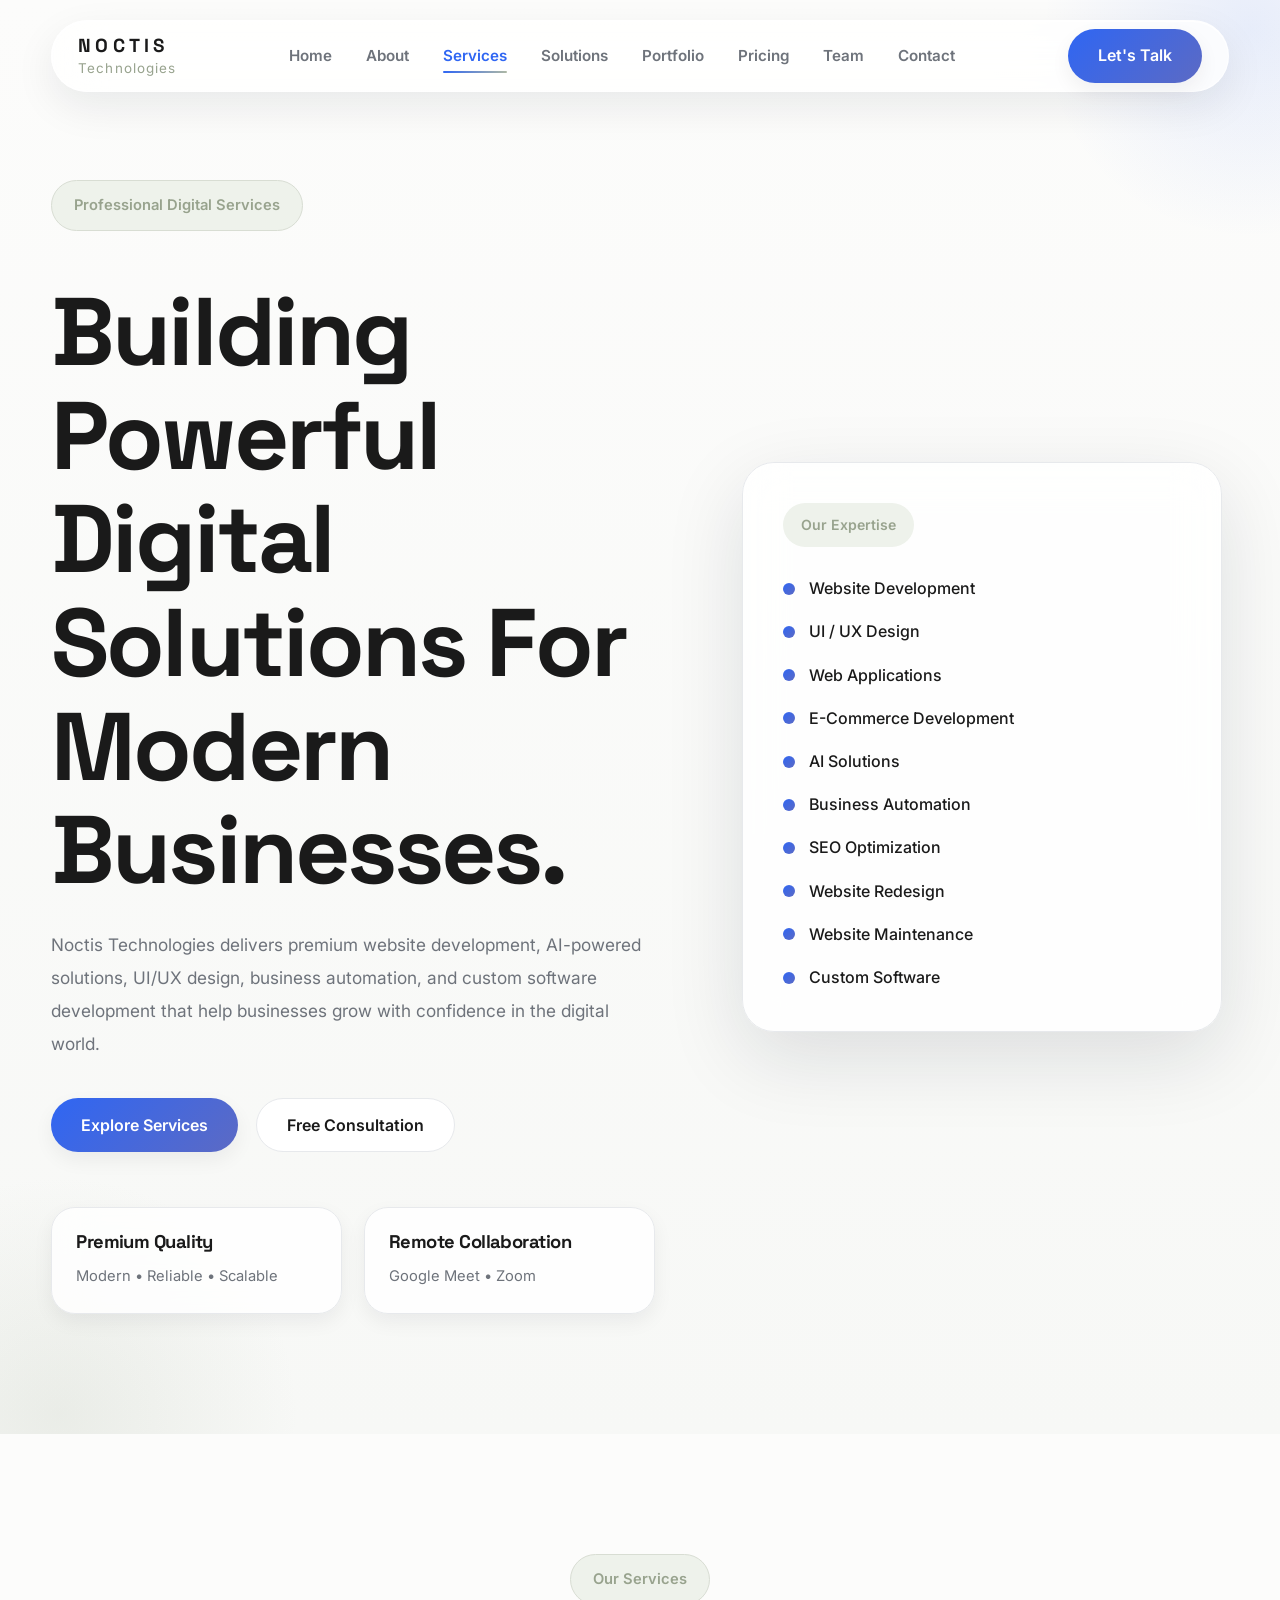
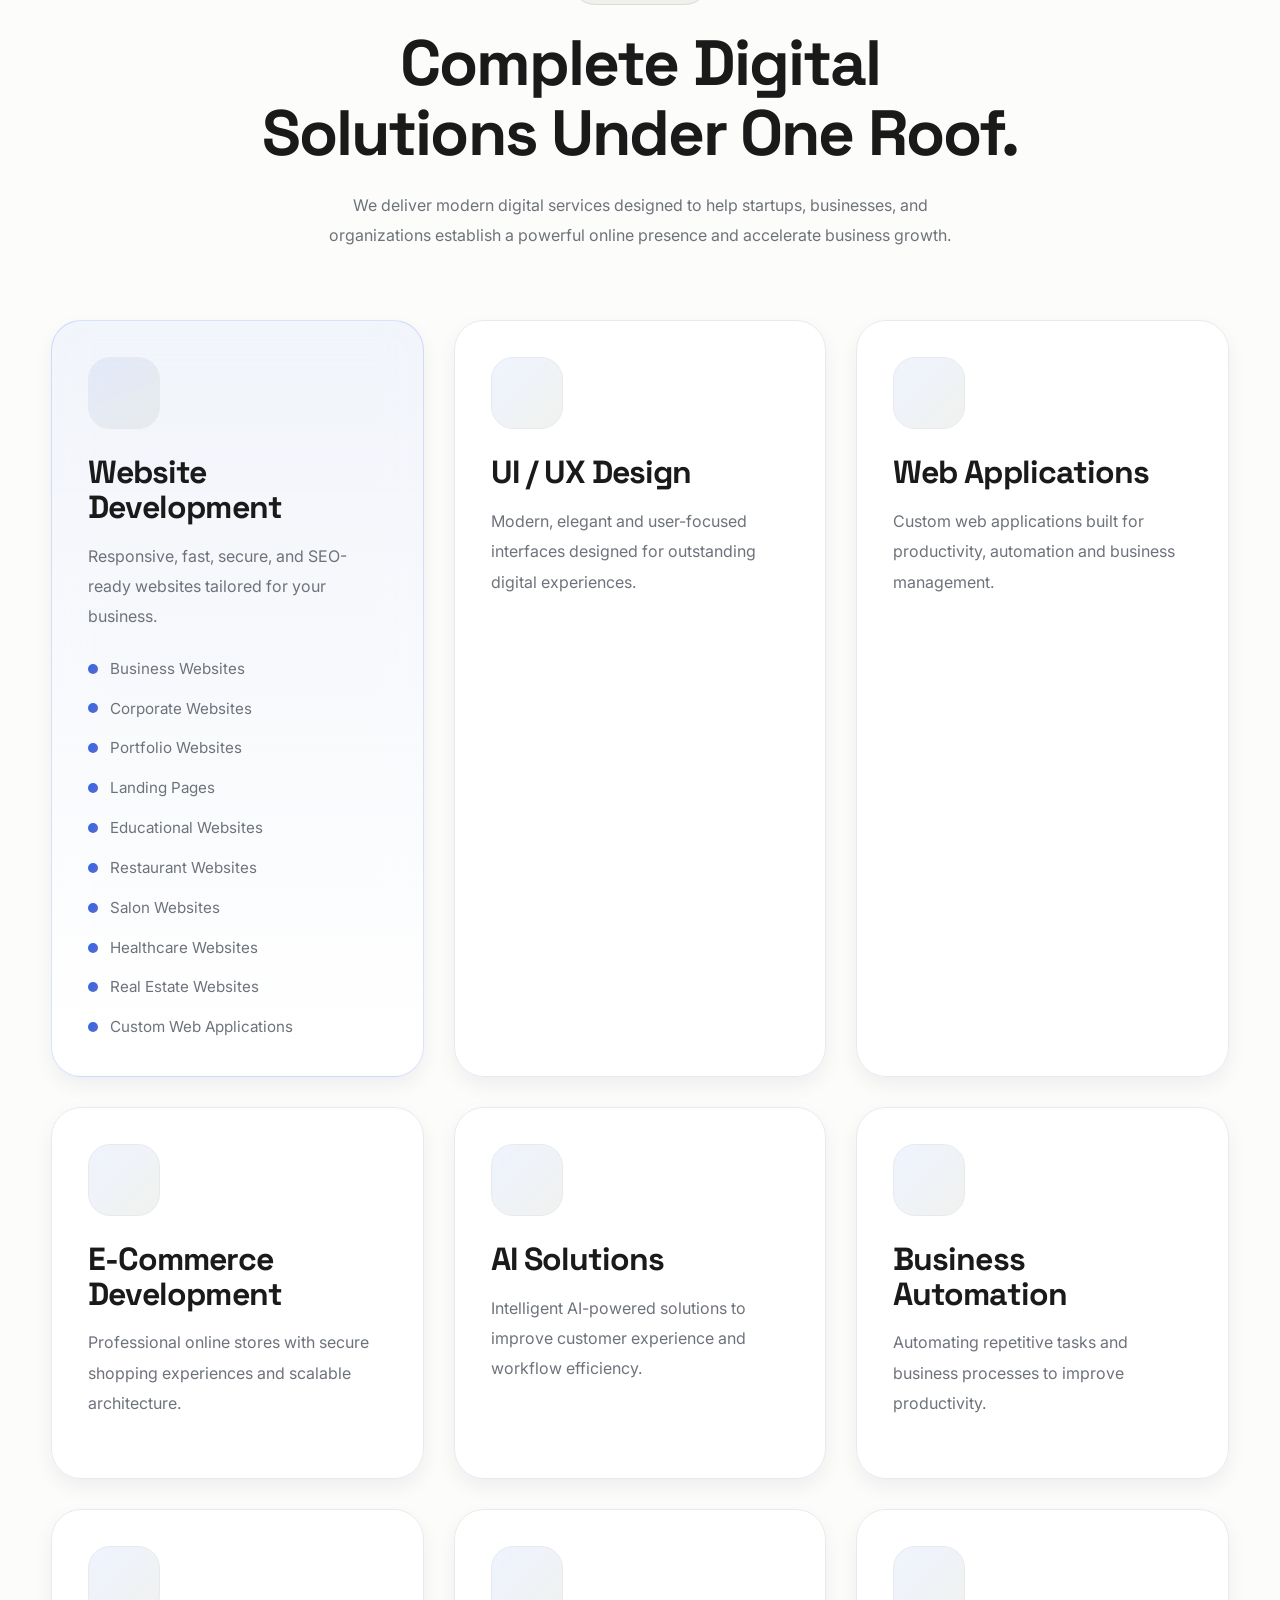
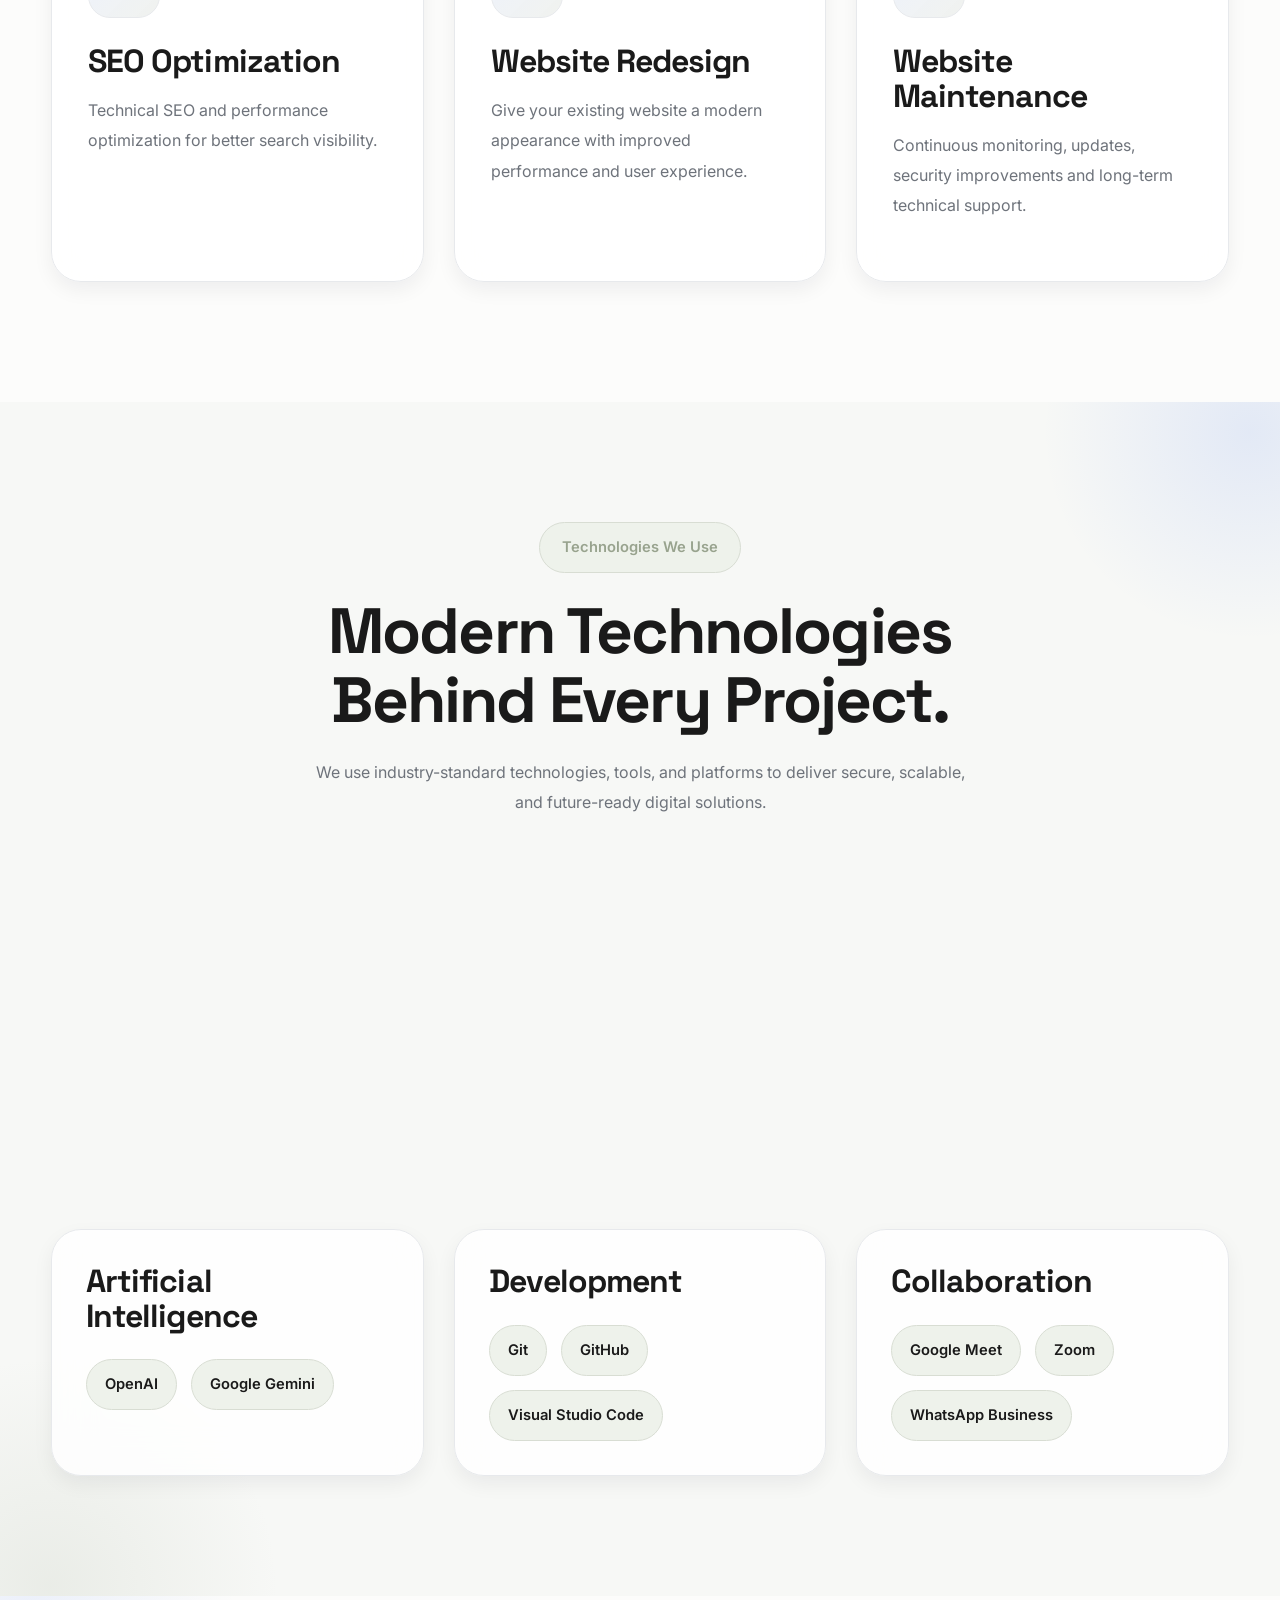
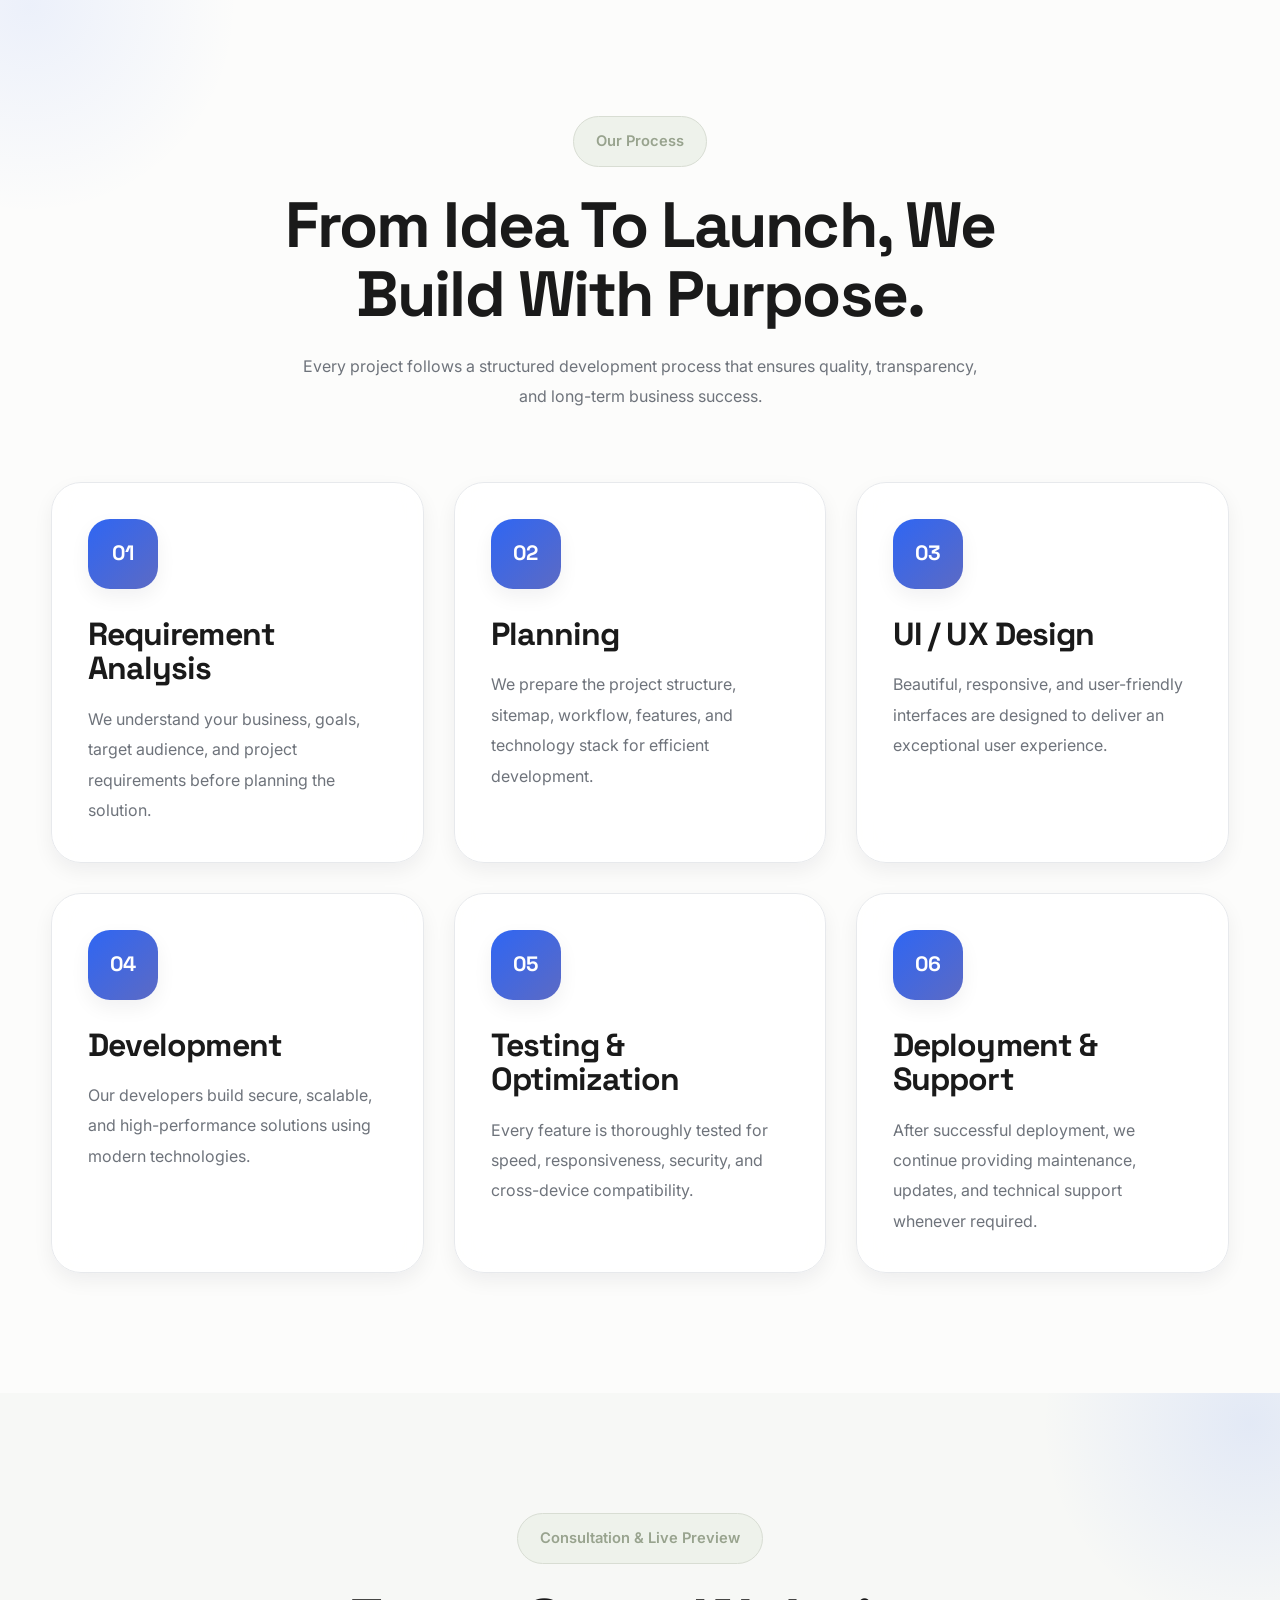
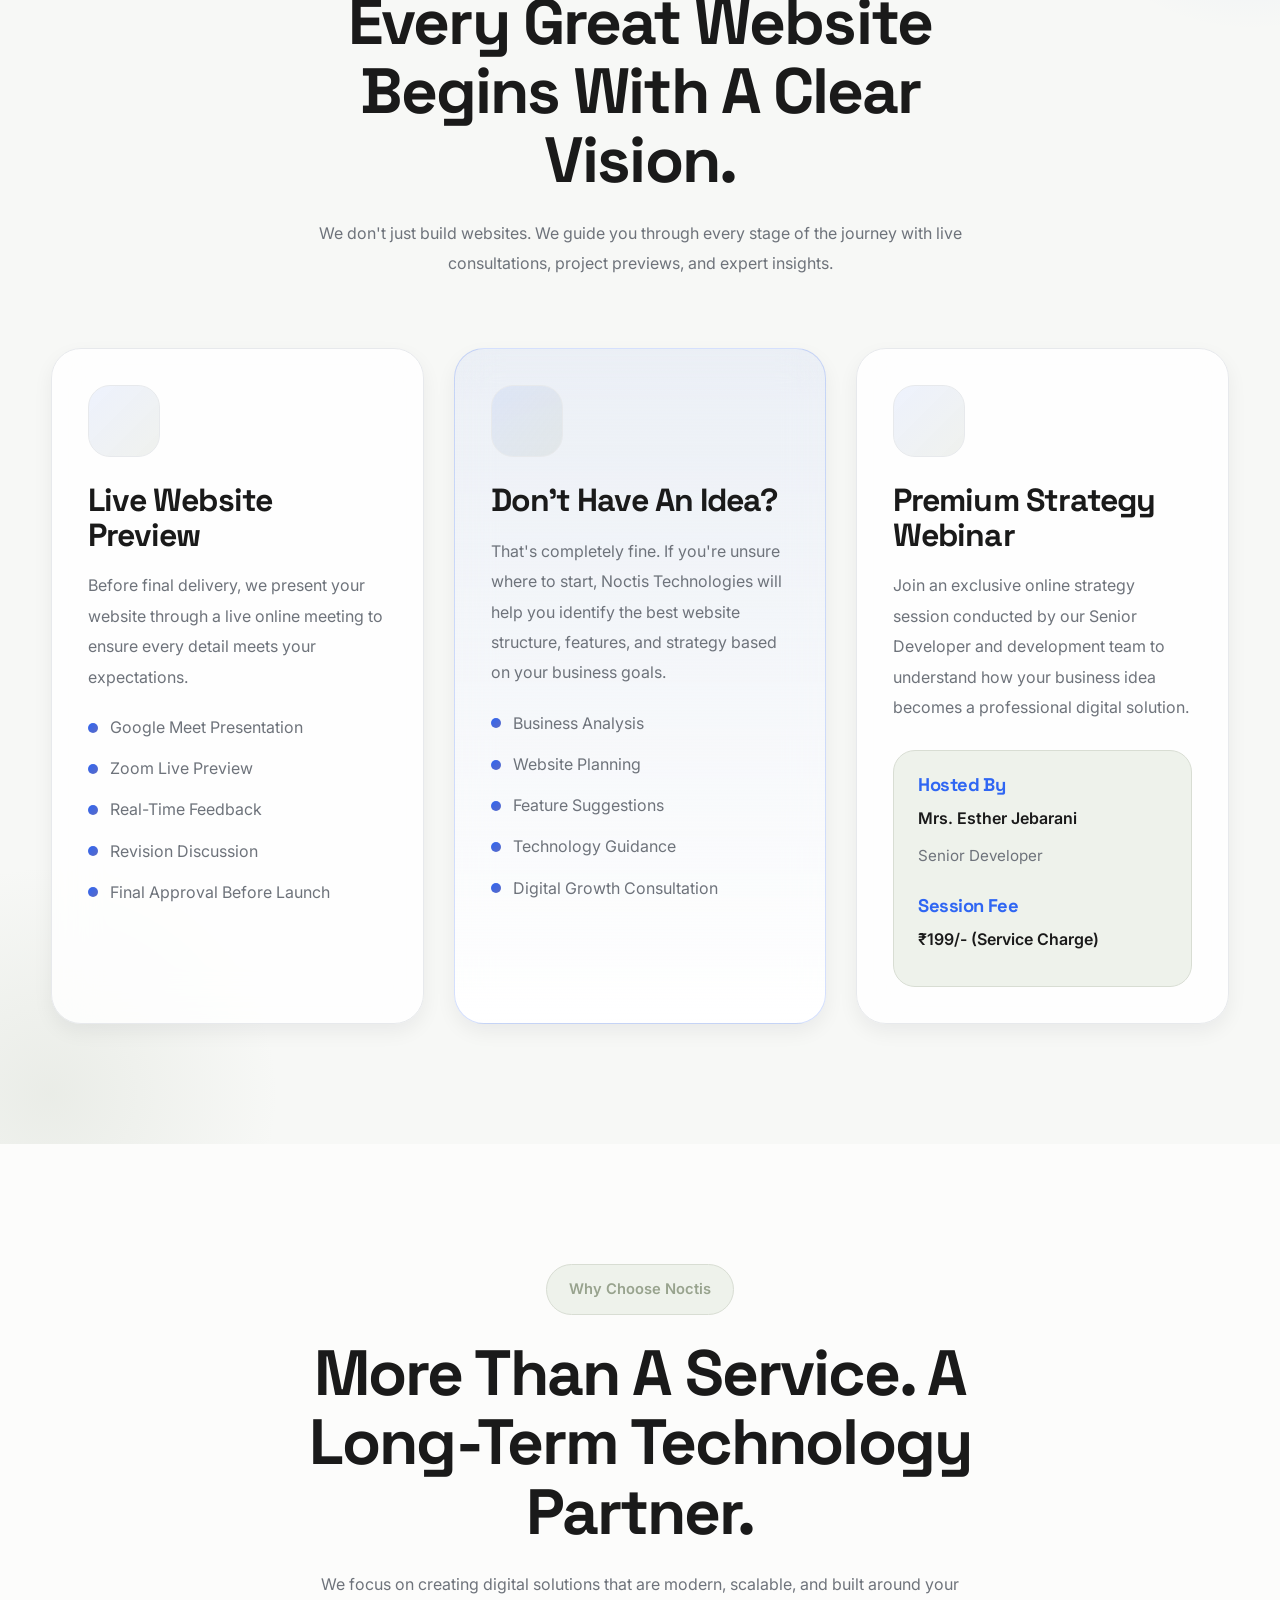
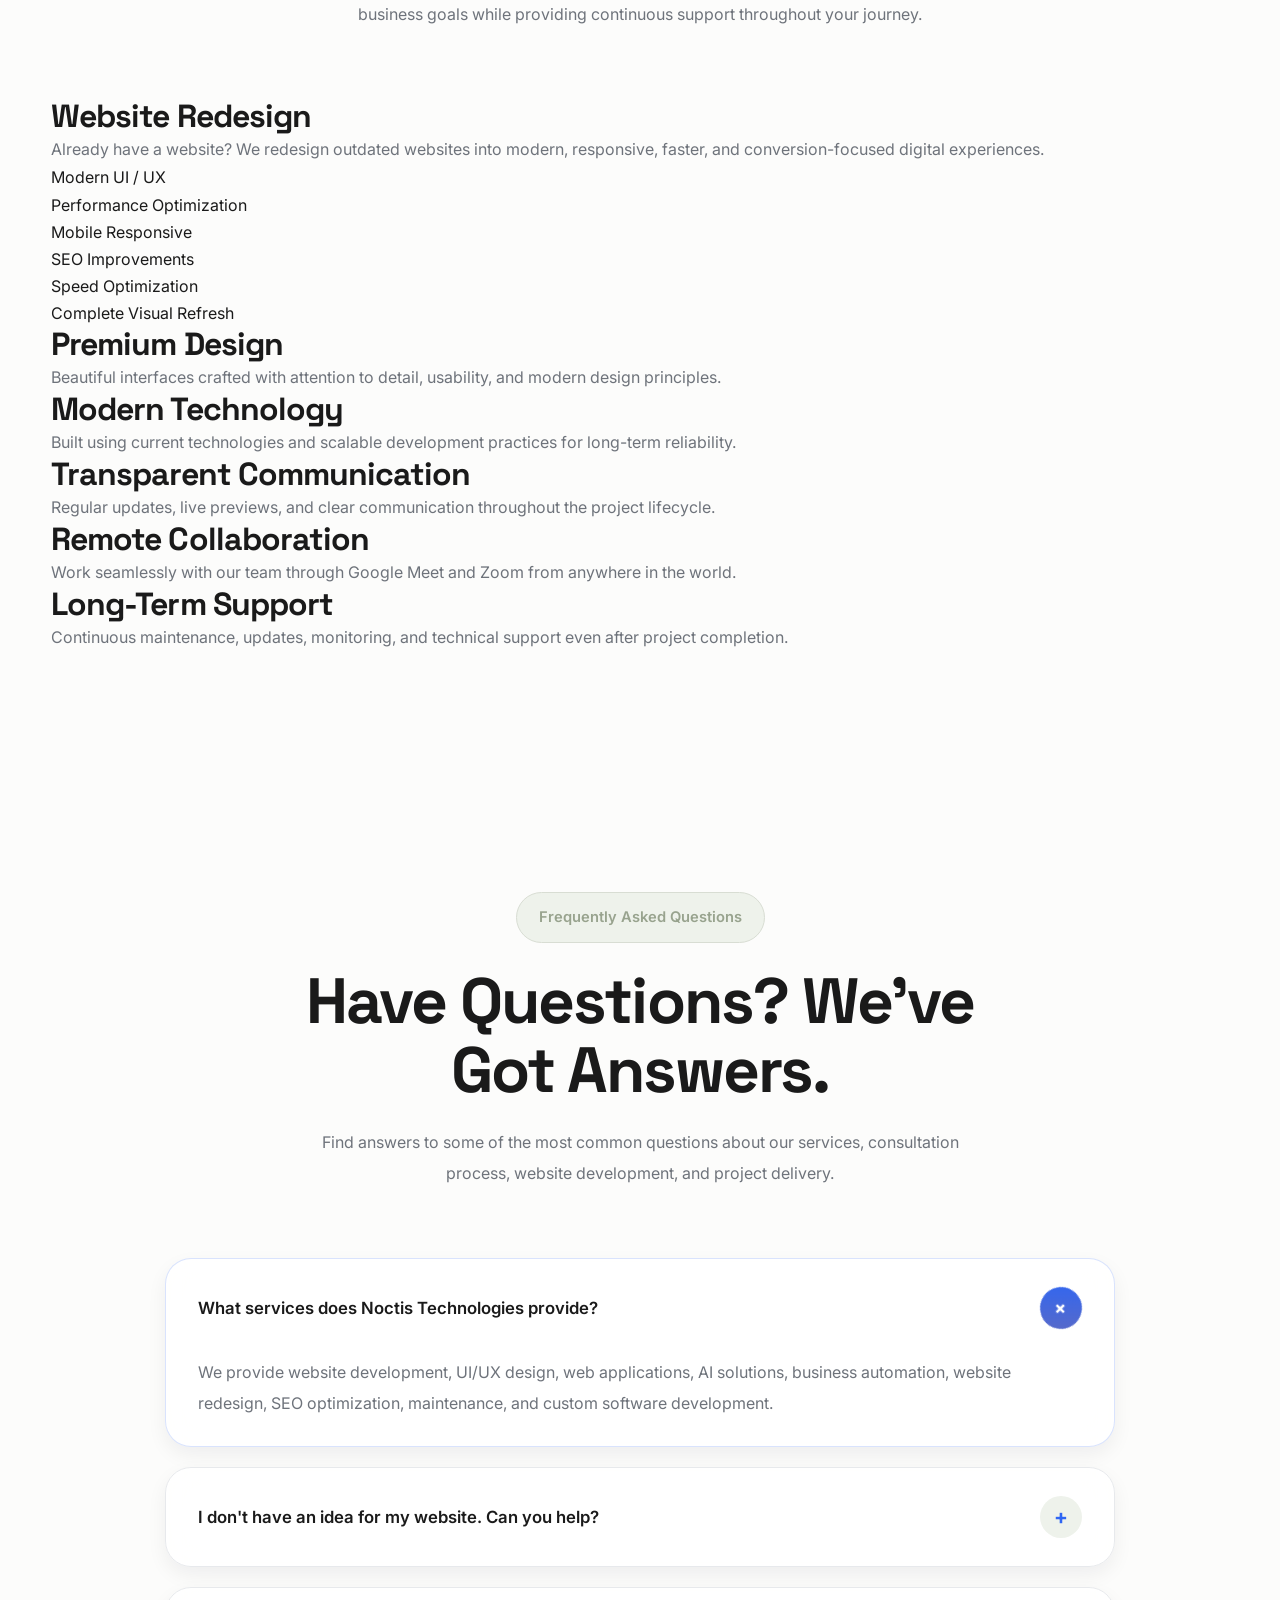
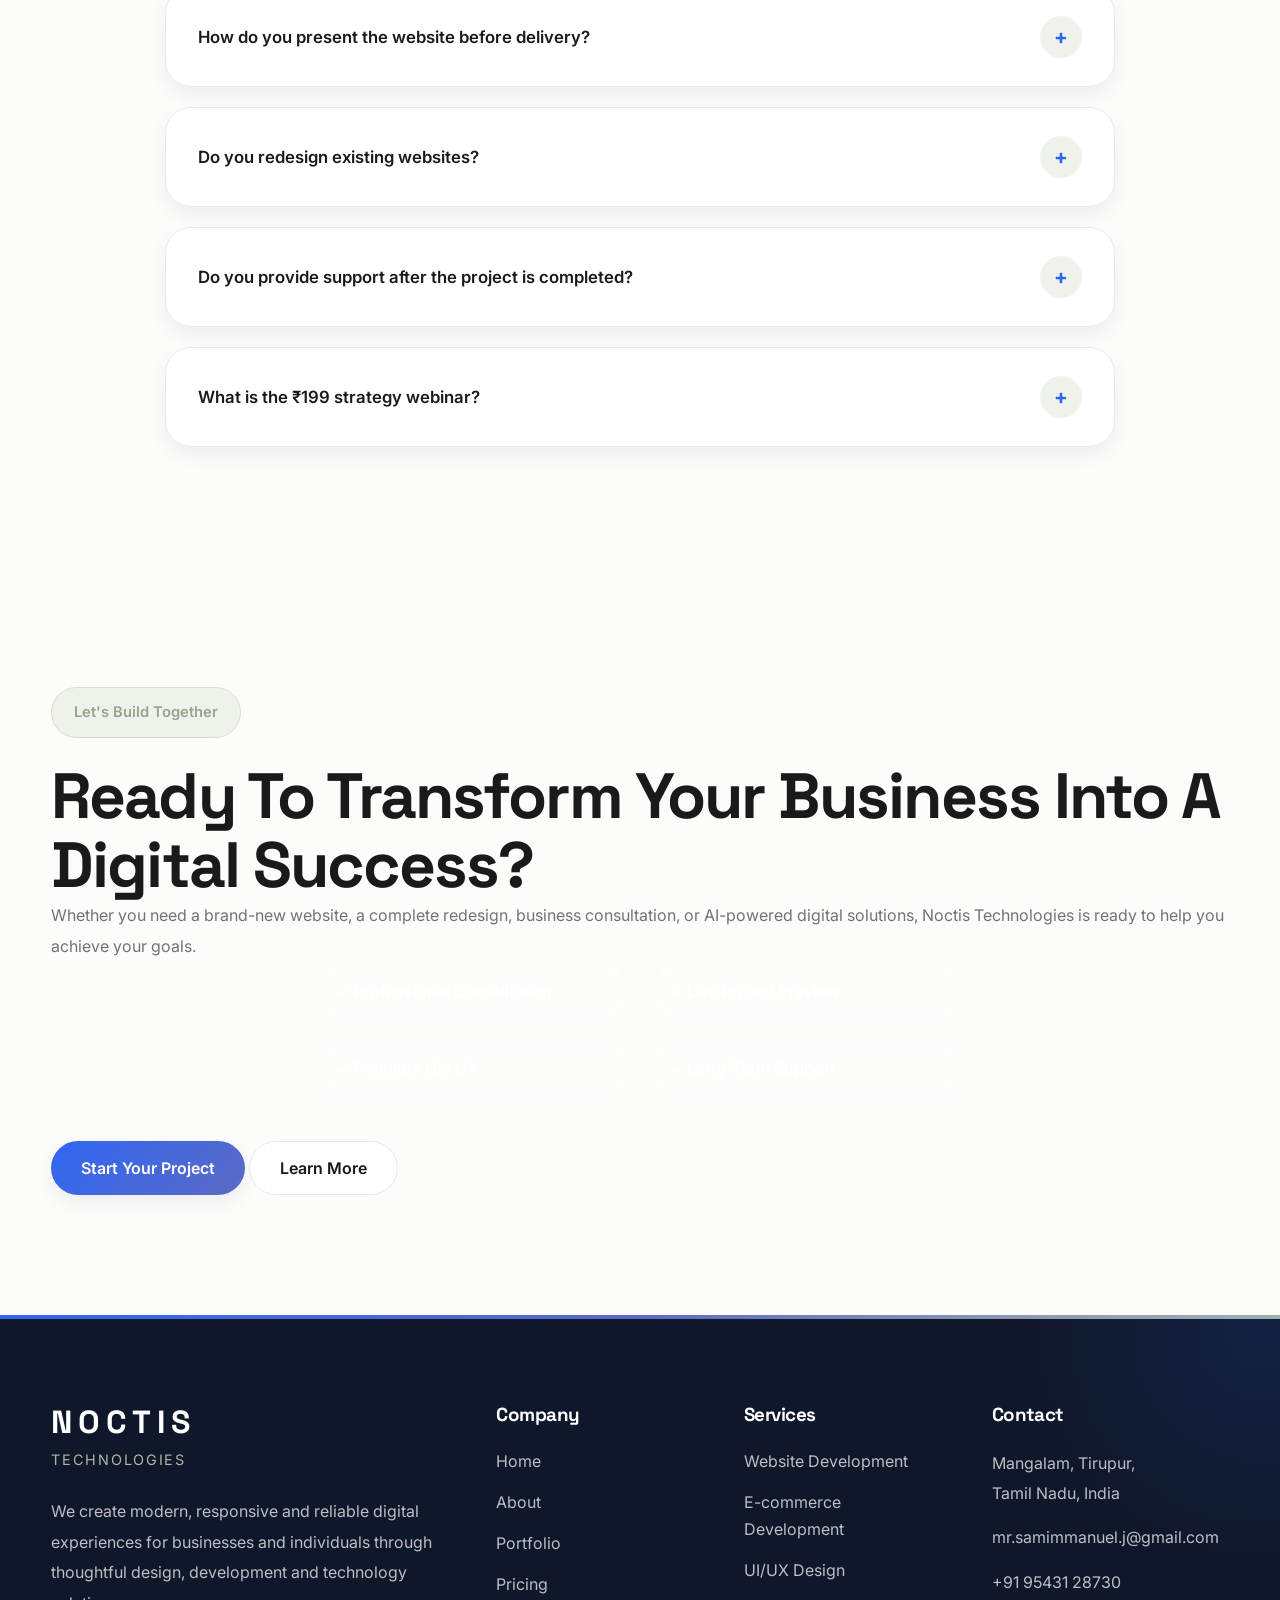
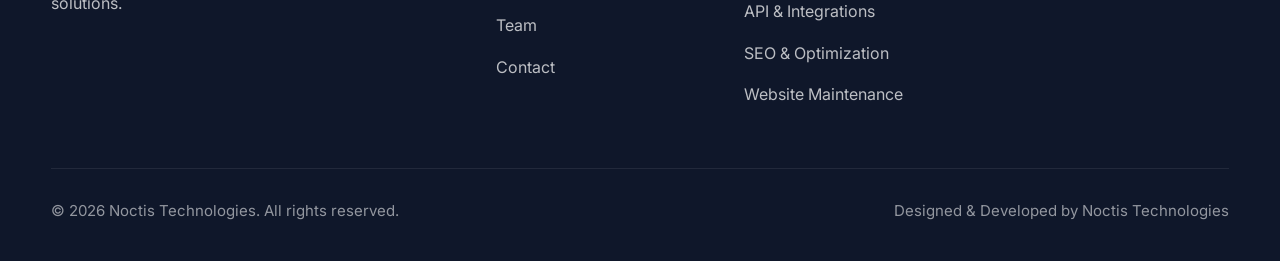
<file: services.html>
<!DOCTYPE html>

<html lang="en">

<head>

    <!--==================================================
    BASIC META
    ==================================================-->

    <meta charset="UTF-8">

    <meta name="viewport"
          content="width=device-width, initial-scale=1.0">

    <meta http-equiv="X-UA-Compatible"
          content="IE=edge">

    <meta name="theme-color"
          content="#2F66F3">

    <!--==================================================
    SEO
    ==================================================-->

    <title>Services | Noctis Technologies</title>

    <meta name="description"
          content="Professional website development, UI/UX design, AI solutions, business automation, custom software development, consultation, website redesign, and digital transformation services by Noctis Technologies.">

    <meta name="keywords"
          content="Website Development, UI UX Design, AI Solutions, Business Automation, Website Redesign, Consultation, Noctis Technologies">

    <meta name="author"
          content="Noctis Technologies">

    <meta name="robots"
          content="index, follow">

    <!--==================================================
    OPEN GRAPH
    ==================================================-->

    <meta property="og:type"
          content="website">

    <meta property="og:title"
          content="Services | Noctis Technologies">

    <meta property="og:description"
          content="Engineering Digital Experiences That Inspire Growth.">

    <!--==================================================
    GOOGLE FONTS
    ==================================================-->

    <link rel="preconnect"
          href="https://fonts.googleapis.com">

    <link rel="preconnect"
          href="https://fonts.gstatic.com"
          crossorigin>

    <link href="https://fonts.googleapis.com/css2?family=Inter:wght@300;400;500;600;700;800&family=Space+Grotesk:wght@400;500;600;700&display=swap"
          rel="stylesheet">
  <link rel="stylesheet" href="navigation.css">
<link rel="stylesheet" href="footer.css">
    <!--==================================================
    FAVICON
    ==================================================-->

    <link rel="icon"
          type="image/svg+xml"
          href="favicon.svg">

    <!--==================================================
    CSS
    ==================================================-->

    <style>
      /*==================================================
ROOT VARIABLES
==================================================*/

:root{

    /*==================================================
    BRAND COLORS
    ==================================================*/

    --primary:#2F66F3;
    --primary-light:#5A8CFF;
    --primary-dark:#214FCC;

    --secondary:#5C6AC4;

    /*==================================================
    ACCENT
    ==================================================*/

    --sage:#AEB8A4;
    --sage-dark:#98A38E;
    --sage-light:#D8DDD3;
    --sage-soft:#EEF2EB;

    /*==================================================
    BACKGROUND
    ==================================================*/

    --background:#FCFCFB;
    --section:#F7F8F6;
    --surface:#FFFFFF;
    --card:#FFFFFF;

    /*==================================================
    TEXT
    ==================================================*/

    --text:#1A1A1A;
    --text-light:#6E737B;
    --text-muted:#9EA3AA;

    /*==================================================
    STATUS
    ==================================================*/

    --success:#22C55E;
    --warning:#F59E0B;
    --danger:#EF4444;

    /*==================================================
    BORDER
    ==================================================*/

    --border:#E7E9EC;
    --divider:#F2F4F6;

    /*==================================================
    SHADOWS
    ==================================================*/

    --shadow-xs:0 2px 10px rgba(17,24,39,.04);

    --shadow-sm:0 8px 20px rgba(17,24,39,.06);

    --shadow:0 15px 40px rgba(17,24,39,.08);

    --shadow-lg:0 25px 80px rgba(17,24,39,.12);

    /*==================================================
    GLOW
    ==================================================*/

    --blue-glow:0 0 60px rgba(47,102,243,.18);

    --sage-glow:0 0 60px rgba(174,184,164,.20);

    /*==================================================
    GLASS
    ==================================================*/

    --glass:rgba(255,255,255,.72);

    --glass-border:rgba(255,255,255,.65);

    --blur:blur(22px);

    /*==================================================
    RADIUS
    ==================================================*/

    --radius-xs:12px;
    --radius-sm:18px;
    --radius:24px;
    --radius-lg:32px;
    --radius-xl:40px;

    /*==================================================
    SPACING
    ==================================================*/

    --space-1:8px;
    --space-2:16px;
    --space-3:24px;
    --space-4:32px;
    --space-5:48px;
    --space-6:64px;
    --space-7:96px;
    --space-8:120px;

    /*==================================================
    LAYOUT
    ==================================================*/

    --container:1320px;

    --header-height:90px;

    /*==================================================
    ANIMATION
    ==================================================*/

    --transition:.35s ease;

  }
      /*==================================================
GLOBAL CSS
==================================================*/

/*==================================================
RESET
==================================================*/

*,
*::before,
*::after{

    margin:0;

    padding:0;

    box-sizing:border-box;

}

html{

    scroll-behavior:smooth;

    scroll-padding-top:var(--header-height);

    font-size:16px;

}

body{

    font-family:"Inter",sans-serif;

    background:var(--background);

    color:var(--text);

    line-height:1.7;

    overflow-x:hidden;

    text-rendering:optimizeLegibility;

    -webkit-font-smoothing:antialiased;

    -moz-osx-font-smoothing:grayscale;

}

/*==================================================
TYPOGRAPHY
==================================================*/

h1,
h2,
h3,
h4,
h5,
h6{

    font-family:"Space Grotesk",sans-serif;

    color:var(--text);

    font-weight:700;

    line-height:1.08;

    letter-spacing:-.03em;

}

h1{

    font-size:clamp(3rem,8vw,6rem);

}

h2{

    font-size:clamp(2.3rem,5vw,4rem);

}

h3{

    font-size:clamp(1.5rem,3vw,2rem);

}

h4{

    font-size:1.15rem;

}

p{

    color:var(--text-light);

    font-size:1rem;

    line-height:1.9;

}

a{

    text-decoration:none;

    color:inherit;

    transition:var(--transition);

}

ul{

    list-style:none;

}

img{

    width:100%;

    display:block;

    height:auto;

}

button{

    border:none;

    outline:none;

    background:none;

    cursor:pointer;

    font:inherit;

}

input,
textarea,
select{

    font:inherit;

    border:none;

    outline:none;

}

/*==================================================
LAYOUT
==================================================*/

.container{

    width:min(92%,var(--container));

    margin-inline:auto;

}

section{

    position:relative;

    padding:var(--space-8) 0;

}

/*==================================================
COMMON
==================================================*/

.section-heading{

    max-width:760px;

    margin:0 auto 70px;

    text-align:center;

}

.section-badge{

    display:inline-flex;

    align-items:center;

    justify-content:center;

    padding:12px 22px;

    border-radius:999px;

    background:var(--sage-soft);

    border:1px solid var(--sage-light);

    color:var(--sage-dark);

    font-size:.92rem;

    font-weight:600;

    margin-bottom:24px;

}

.section-heading h2{

    margin-bottom:22px;

}

.section-heading p{

    max-width:680px;

    margin:auto;

}

/*==================================================
BUTTONS
==================================================*/

.btn-primary{

    display:inline-flex;

    align-items:center;

    justify-content:center;

    height:54px;

    padding:0 30px;

    border-radius:999px;

    background:linear-gradient(
        135deg,
        var(--primary),
        var(--secondary)
    );

    color:#fff;

    font-weight:600;

    transition:var(--transition);

    box-shadow:var(--shadow-sm);

}

.btn-primary:hover{

    transform:translateY(-4px);

    box-shadow:var(--shadow-lg);

}

.btn-secondary{

    display:inline-flex;

    align-items:center;

    justify-content:center;

    height:54px;

    padding:0 30px;

    border-radius:999px;

    border:1px solid var(--border);

    background:#fff;

    color:var(--text);

    font-weight:600;

    transition:var(--transition);

}

.btn-secondary:hover{

    border-color:var(--primary);

    color:var(--primary);

    transform:translateY(-4px);

}

/*==================================================
SCROLLBAR
==================================================*/

::-webkit-scrollbar{

    width:10px;

}

::-webkit-scrollbar-track{

    background:var(--section);

}

::-webkit-scrollbar-thumb{

    background:linear-gradient(
        var(--primary),
        var(--sage)
    );

    border-radius:999px;

}

/*==================================================
SELECTION
==================================================*/

::selection{

    background:var(--primary);

    color:#fff;

}

/*==================================================
RESPONSIVE
==================================================*/

@media(max-width:992px){

.container{

width:94%;

}

}

@media(max-width:768px){

section{

padding:90px 0;

}

}

@media(max-width:480px){

html{

font-size:15px;

}

section{

padding:75px 0;

}

      }
      /*==================================================
HEADER
==================================================*/

.header{

    position:fixed;

    top:0;

    left:0;

    width:100%;

    z-index:1000;

    padding:20px 0;

    transition:all .35s ease;

}

.header.scrolled{

    padding:14px 0;

}

.navbar{

    display:flex;

    align-items:center;

    justify-content:space-between;

    gap:40px;

    height:72px;

    padding:0 26px;

    background:rgba(255,255,255,.78);

    backdrop-filter:blur(24px);

    -webkit-backdrop-filter:blur(24px);

    border:1px solid rgba(255,255,255,.65);

    border-radius:999px;

    box-shadow:
    var(--shadow),
    inset 0 1px rgba(255,255,255,.9);

}

/*==================================================
LOGO
==================================================*/

.brand{

    display:flex;

    align-items:center;

    gap:14px;

    flex-shrink:0;

}

.brand img{

    width:48px;

    height:48px;

    object-fit:contain;

}

.brand-text{

    display:flex;

    flex-direction:column;

    line-height:1;

}

.brand-title{

    font-family:"Space Grotesk",sans-serif;

    font-size:1.18rem;

    font-weight:700;

    letter-spacing:.22em;

    text-transform:uppercase;

}

.brand-subtitle{

    margin-top:6px;

    font-size:.84rem;

    color:var(--sage-dark);

    letter-spacing:.08em;

}

/*==================================================
DESKTOP MENU
==================================================*/

.nav-links{

    display:flex;

    align-items:center;

    gap:34px;

}

.nav-links a{

    position:relative;

    font-size:.95rem;

    font-weight:600;

    color:var(--text-light);

    transition:.35s;

}

.nav-links a:hover,

.nav-links a.active{

    color:var(--primary);

}

.nav-links a::after{

    content:"";

    position:absolute;

    left:0;

    bottom:-8px;

    width:0;

    height:2px;

    border-radius:20px;

    background:linear-gradient(
    90deg,
    var(--primary),
    var(--sage));

    transition:.35s;

}

.nav-links a:hover::after,

.nav-links a.active::after{

    width:100%;

}

/*==================================================
RIGHT
==================================================*/

.nav-right{

    display:flex;

    align-items:center;

    gap:16px;

}

.menu-toggle{

    display:none;

    width:50px;

    height:50px;

    align-items:center;

    justify-content:center;

    border-radius:50%;

    background:#fff;

    border:1px solid var(--border);

    box-shadow:var(--shadow-xs);

}

/*==================================================
PREMIUM MOBILE MENU
==================================================*/

.mobile-menu{

    position:fixed;

    inset:0;

    width:100%;

    height:100vh;

    background:rgba(252,252,251,.98);

    backdrop-filter:blur(28px);

    -webkit-backdrop-filter:blur(28px);

    transform:translateX(100%);

    transition:.45s ease;

    z-index:9999;

    padding:110px 35px 40px;

}

.mobile-menu.active{

    transform:translateX(0);

}

.mobile-menu nav{

    display:flex;

    flex-direction:column;

}

.mobile-menu nav a{

    display:flex;

    align-items:center;

    justify-content:space-between;

    padding:22px 0;

    font-family:"Space Grotesk",sans-serif;

    font-size:1.25rem;

    font-weight:600;

    color:var(--text);

    border-bottom:1px solid var(--divider);

    transition:.3s;

}

.mobile-menu nav a:hover{

    color:var(--primary);

    padding-left:10px;

}

.mobile-menu nav a.active{

    color:var(--primary);

}

.mobile-menu .btn-primary{

    margin-top:35px;

    width:100%;

}

/*==================================================
SCROLL BAR
==================================================*/

.scroll-progress{

    position:fixed;

    top:0;

    left:0;

    width:0;

    height:3px;

    background:linear-gradient(
    90deg,
    var(--primary),
    var(--sage));

    z-index:10000;

}

/*==================================================
RESPONSIVE
==================================================*/

@media(max-width:1100px){

.nav-links{

display:none;

}

.menu-toggle{

display:flex;

}

.nav-right .btn-primary{

display:none;

}

}

@media(max-width:768px){

.navbar{

height:66px;

padding:0 18px;

border-radius:24px;

}

.brand-title{

font-size:1.05rem;

}

.brand-subtitle{

font-size:.78rem;

}

}

@media(max-width:480px){

.mobile-menu{

padding:90px 24px 30px;

}

.mobile-menu nav a{

font-size:1.15rem;

padding:18px 0;

}

  }
      /*==================================================
SERVICES HERO
==================================================*/

.services-hero{

    position:relative;

    overflow:hidden;

    padding:180px 0 120px;

    background:linear-gradient(
        180deg,
        var(--background),
        var(--section)
    );

}

.services-hero::before{

    content:"";

    position:absolute;

    top:-180px;

    right:-180px;

    width:420px;

    height:420px;

    border-radius:50%;

    background:radial-gradient(
        rgba(47,102,243,.10),
        transparent 70%
    );

}

.services-hero::after{

    content:"";

    position:absolute;

    bottom:-220px;

    left:-180px;

    width:480px;

    height:480px;

    border-radius:50%;

    background:radial-gradient(
        rgba(174,184,164,.18),
        transparent 70%
    );

}

/*==================================================
LAYOUT
==================================================*/

.services-wrapper{

    display:grid;

    grid-template-columns:1.1fr .9fr;

    align-items:center;

    gap:80px;

    position:relative;

    z-index:2;

}

/*==================================================
CONTENT
==================================================*/

.services-content h1{

    margin:26px 0;

}

.services-content p{

    max-width:650px;

    margin-bottom:38px;

    font-size:1.08rem;

}

.hero-buttons{

    display:flex;

    gap:18px;

    flex-wrap:wrap;

    margin-bottom:55px;

}

/*==================================================
HIGHLIGHTS
==================================================*/

.hero-highlights{

    display:grid;

    grid-template-columns:repeat(2,1fr);

    gap:22px;

}

.highlight-card{

    padding:24px;

    border-radius:24px;

    background:rgba(255,255,255,.82);

    backdrop-filter:blur(20px);

    -webkit-backdrop-filter:blur(20px);

    border:1px solid var(--border);

    box-shadow:var(--shadow-sm);

    transition:.35s;

}

.highlight-card:hover{

    transform:translateY(-8px);

    box-shadow:var(--shadow-lg);

}

.highlight-card h4{

    margin-bottom:10px;

}

.highlight-card span{

    color:var(--text-light);

    font-size:.92rem;

}

/*==================================================
RIGHT CARD
==================================================*/

.services-visual{

    display:flex;

    justify-content:center;

}

.visual-card{

    width:100%;

    max-width:480px;

    padding:40px;

    border-radius:32px;

    background:rgba(255,255,255,.82);

    backdrop-filter:blur(22px);

    border:1px solid var(--border);

    box-shadow:var(--shadow-lg);

}

.visual-tag{

    display:inline-flex;

    padding:10px 18px;

    margin-bottom:28px;

    border-radius:999px;

    background:var(--sage-soft);

    color:var(--sage-dark);

    font-size:.88rem;

    font-weight:600;

}

.visual-card ul{

    display:grid;

    gap:16px;

}

.visual-card li{

    display:flex;

    align-items:center;

    gap:14px;

    color:var(--text);

    font-weight:500;

}

.visual-card li::before{

    content:"";

    width:12px;

    height:12px;

    border-radius:50%;

    background:linear-gradient(
        135deg,
        var(--primary),
        var(--secondary)
    );

    flex-shrink:0;

}

/*==================================================
RESPONSIVE
==================================================*/

@media(max-width:992px){

.services-wrapper{

grid-template-columns:1fr;

text-align:center;

}

.services-content p{

margin:0 auto 36px;

}

.hero-buttons{

justify-content:center;

}

.hero-highlights{

margin-top:10px;

}

.services-visual{

margin-top:50px;

}

}

@media(max-width:768px){

.services-hero{

padding:150px 0 90px;

}

.hero-highlights{

grid-template-columns:1fr;

}

.visual-card{

padding:30px;

}

}

@media(max-width:480px){

.visual-card{

padding:24px;

border-radius:24px;

}

.highlight-card{

padding:20px;

}

  }
      /*==================================================
SERVICES GRID
==================================================*/

.services-section{

    position:relative;

    overflow:hidden;

    background:var(--background);

}

.services-grid{

    display:grid;

    grid-template-columns:repeat(3,1fr);

    gap:30px;

}

/*==================================================
CARD
==================================================*/

.service-card{

    position:relative;

    padding:36px;

    border-radius:30px;

    background:rgba(255,255,255,.82);

    backdrop-filter:blur(22px);

    -webkit-backdrop-filter:blur(22px);

    border:1px solid var(--border);

    box-shadow:var(--shadow-sm);

    transition:.4s ease;

    overflow:hidden;

}

.service-card::before{

    content:"";

    position:absolute;

    top:0;

    left:0;

    width:100%;

    height:4px;

    background:linear-gradient(
        90deg,
        var(--primary),
        var(--sage)
    );

    transform:scaleX(0);

    transform-origin:left;

    transition:.4s;

}

.service-card:hover{

    transform:translateY(-12px);

    box-shadow:var(--shadow-lg);

    border-color:rgba(47,102,243,.18);

}

.service-card:hover::before{

    transform:scaleX(1);

}

/*==================================================
FEATURED
==================================================*/

.service-card.featured{

    background:linear-gradient(
        180deg,
        rgba(47,102,243,.05),
        rgba(255,255,255,.92)
    );

    border-color:rgba(47,102,243,.18);

}

/*==================================================
ICON
==================================================*/

.service-icon{

    width:72px;

    height:72px;

    display:flex;

    align-items:center;

    justify-content:center;

    margin-bottom:26px;

    border-radius:22px;

    background:linear-gradient(
        135deg,
        rgba(47,102,243,.08),
        rgba(174,184,164,.18)
    );

    border:1px solid var(--border);

}

/*==================================================
TEXT
==================================================*/

.service-card h3{

    margin-bottom:16px;

}

.service-card p{

    margin-bottom:24px;

}

/*==================================================
LIST
==================================================*/

.service-card ul{

    display:grid;

    gap:14px;

}

.service-card li{

    display:flex;

    align-items:center;

    gap:12px;

    color:var(--text-light);

    font-size:.95rem;

}

.service-card li::before{

    content:"";

    width:10px;

    height:10px;

    border-radius:50%;

    background:linear-gradient(
        135deg,
        var(--primary),
        var(--secondary)
    );

    flex-shrink:0;

}

/*==================================================
RESPONSIVE
==================================================*/

@media(max-width:1100px){

.services-grid{

grid-template-columns:repeat(2,1fr);

}

}

@media(max-width:768px){

.services-grid{

grid-template-columns:1fr;

}

.service-card{

padding:30px;

}

}

@media(max-width:480px){

.service-card{

padding:24px;

border-radius:24px;

}

.service-icon{

width:62px;

height:62px;

border-radius:18px;

}

  }
      /*==================================================
TECHNOLOGIES
==================================================*/

.technology{

    position:relative;

    overflow:hidden;

    background:var(--section);

}

.technology::before{

    content:"";

    position:absolute;

    top:-180px;

    right:-180px;

    width:420px;

    height:420px;

    border-radius:50%;

    background:radial-gradient(
        rgba(47,102,243,.10),
        transparent 70%
    );

}

.technology::after{

    content:"";

    position:absolute;

    bottom:-220px;

    left:-180px;

    width:460px;

    height:460px;

    border-radius:50%;

    background:radial-gradient(
        rgba(174,184,164,.18),
        transparent 70%
    );

}

/*==================================================
GRID
==================================================*/

.technology-grid{

    display:grid;

    grid-template-columns:repeat(3,1fr);

    gap:30px;

    position:relative;

    z-index:2;

}

/*==================================================
CARD
==================================================*/

.tech-card{

    padding:34px;

    border-radius:30px;

    background:rgba(255,255,255,.82);

    backdrop-filter:blur(20px);

    -webkit-backdrop-filter:blur(20px);

    border:1px solid var(--border);

    box-shadow:var(--shadow-sm);

    transition:.35s ease;

}

.tech-card:hover{

    transform:translateY(-10px);

    box-shadow:var(--shadow-lg);

    border-color:rgba(47,102,243,.18);

}

.tech-card h3{

    margin-bottom:26px;

}

/*==================================================
TECH LIST
==================================================*/

.tech-list{

    display:flex;

    flex-wrap:wrap;

    gap:14px;

}

.tech-list span{

    display:inline-flex;

    align-items:center;

    justify-content:center;

    padding:12px 18px;

    border-radius:999px;

    background:var(--sage-soft);

    border:1px solid var(--sage-light);

    color:var(--text);

    font-size:.92rem;

    font-weight:600;

    transition:.35s;

}

.tech-list span:hover{

    background:linear-gradient(
        135deg,
        var(--primary),
        var(--secondary)
    );

    color:#fff;

    border-color:transparent;

    transform:translateY(-4px);

}

/*==================================================
RESPONSIVE
==================================================*/

@media(max-width:1100px){

.technology-grid{

grid-template-columns:repeat(2,1fr);

}

}

@media(max-width:768px){

.technology-grid{

grid-template-columns:1fr;

}

.tech-card{

padding:28px;

}

}

@media(max-width:480px){

.tech-card{

padding:22px;

border-radius:24px;

}

.tech-list{

gap:10px;

}

.tech-list span{

font-size:.84rem;

padding:10px 14px;

}

}
      /*==================================================
PROCESS
==================================================*/

.process{

    position:relative;

    overflow:hidden;

    background:var(--background);

}

.process::before{

    content:"";

    position:absolute;

    top:-200px;

    left:-180px;

    width:420px;

    height:420px;

    border-radius:50%;

    background:radial-gradient(
        rgba(47,102,243,.08),
        transparent 70%
    );

}

.process-wrapper{

    display:grid;

    grid-template-columns:repeat(3,1fr);

    gap:30px;

    margin-top:70px;

    position:relative;

    z-index:2;

}

/*==================================================
PROCESS CARD
==================================================*/

.process-card{

    position:relative;

    padding:36px;

    border-radius:30px;

    background:rgba(255,255,255,.82);

    backdrop-filter:blur(20px);

    -webkit-backdrop-filter:blur(20px);

    border:1px solid var(--border);

    box-shadow:var(--shadow-sm);

    transition:.35s ease;

    overflow:hidden;

}

.process-card::before{

    content:"";

    position:absolute;

    top:0;

    left:0;

    width:100%;

    height:4px;

    background:linear-gradient(
        90deg,
        var(--primary),
        var(--secondary)
    );

    transform:scaleX(0);

    transform-origin:left;

    transition:.35s;

}

.process-card:hover{

    transform:translateY(-10px);

    box-shadow:var(--shadow-lg);

    border-color:rgba(47,102,243,.20);

}

.process-card:hover::before{

    transform:scaleX(1);

}

/*==================================================
NUMBER
==================================================*/

.process-number{

    width:70px;

    height:70px;

    display:flex;

    align-items:center;

    justify-content:center;

    margin-bottom:28px;

    border-radius:22px;

    background:linear-gradient(
        135deg,
        var(--primary),
        var(--secondary)
    );

    color:#fff;

    font-family:"Space Grotesk",sans-serif;

    font-size:1.3rem;

    font-weight:700;

    box-shadow:var(--shadow-sm);

}

.process-card h3{

    margin-bottom:18px;

}

.process-card p{

    margin:0;

    line-height:1.9;

}

/*==================================================
RESPONSIVE
==================================================*/

@media(max-width:1100px){

.process-wrapper{

grid-template-columns:repeat(2,1fr);

}

}

@media(max-width:768px){

.process-wrapper{

grid-template-columns:1fr;

gap:24px;

}

.process-card{

padding:30px;

}

}

@media(max-width:480px){

.process-card{

padding:24px;

border-radius:24px;

}

.process-number{

width:60px;

height:60px;

font-size:1.1rem;

border-radius:18px;

}

  }
    /*==================================================
CONSULTATION
==================================================*/

.consultation{

    position:relative;

    overflow:hidden;

    background:var(--section);

}

.consultation::before{

    content:"";

    position:absolute;

    top:-180px;

    right:-180px;

    width:420px;

    height:420px;

    border-radius:50%;

    background:radial-gradient(
        rgba(47,102,243,.10),
        transparent 70%
    );

}

.consultation::after{

    content:"";

    position:absolute;

    bottom:-180px;

    left:-180px;

    width:460px;

    height:460px;

    border-radius:50%;

    background:radial-gradient(
        rgba(174,184,164,.18),
        transparent 70%
    );

}

/*==================================================
GRID
==================================================*/

.consultation-grid{

    display:grid;

    grid-template-columns:repeat(3,1fr);

    gap:30px;

    position:relative;

    z-index:2;

}

/*==================================================
CARD
==================================================*/

.consultation-card{

    position:relative;

    padding:36px;

    border-radius:30px;

    background:rgba(255,255,255,.82);

    backdrop-filter:blur(22px);

    -webkit-backdrop-filter:blur(22px);

    border:1px solid var(--border);

    box-shadow:var(--shadow-sm);

    transition:.35s ease;

    overflow:hidden;

}

.consultation-card::before{

    content:"";

    position:absolute;

    top:0;

    left:0;

    width:100%;

    height:4px;

    background:linear-gradient(
        90deg,
        var(--primary),
        var(--secondary)
    );

    transform:scaleX(0);

    transform-origin:left;

    transition:.35s;

}

.consultation-card:hover{

    transform:translateY(-10px);

    box-shadow:var(--shadow-lg);

}

.consultation-card:hover::before{

    transform:scaleX(1);

}

/*==================================================
FEATURED
==================================================*/

.consultation-card.featured{

    background:linear-gradient(
        180deg,
        rgba(47,102,243,.06),
        rgba(255,255,255,.95)
    );

    border-color:rgba(47,102,243,.20);

}

/*==================================================
ICON
==================================================*/

.consultation-icon{

    width:72px;

    height:72px;

    margin-bottom:26px;

    border-radius:22px;

    background:linear-gradient(
        135deg,
        rgba(47,102,243,.08),
        rgba(174,184,164,.18)
    );

    border:1px solid var(--border);

}

/*==================================================
TEXT
==================================================*/

.consultation-card h3{

    margin-bottom:18px;

}

.consultation-card p{

    margin-bottom:22px;

}

/*==================================================
LIST
==================================================*/

.consultation-card ul{

    display:grid;

    gap:14px;

}

.consultation-card li{

    display:flex;

    align-items:center;

    gap:12px;

    color:var(--text-light);

}

.consultation-card li::before{

    content:"";

    width:10px;

    height:10px;

    border-radius:50%;

    background:linear-gradient(
        135deg,
        var(--primary),
        var(--secondary)
    );

    flex-shrink:0;

}

/*==================================================
WEBINAR
==================================================*/

.webinar-box{

    margin-top:28px;

    padding:24px;

    border-radius:22px;

    background:var(--sage-soft);

    border:1px solid var(--sage-light);

}

.webinar-box h4{

    margin-bottom:8px;

    color:var(--primary);

}

.webinar-box p{

    margin-bottom:8px;

    color:var(--text);

    font-weight:600;

}

.webinar-box span{

    color:var(--text-light);

    font-size:.95rem;

}

/*==================================================
RESPONSIVE
==================================================*/

@media(max-width:1100px){

.consultation-grid{

grid-template-columns:repeat(2,1fr);

}

.consultation-card.featured{

grid-column:span 2;

}

}

@media(max-width:768px){

.consultation-grid{

grid-template-columns:1fr;

}

.consultation-card.featured{

grid-column:auto;

}

.consultation-card{

padding:30px;

}

}

@media(max-width:480px){

.consultation-card{

padding:24px;

border-radius:24px;

}

.consultation-icon{

width:60px;

height:60px;

border-radius:18px;

}

.webinar-box{

padding:20px;

}

}
      /*==================================================
FAQ
==================================================*/

.faq{

    position:relative;

    overflow:hidden;

    background:var(--background);

}

.faq-wrapper{

    max-width:950px;

    margin:70px auto 0;

    display:flex;

    flex-direction:column;

    gap:20px;

}

/*==================================================
ITEM
==================================================*/

.faq-item{

    border-radius:26px;

    background:rgba(255,255,255,.82);

    backdrop-filter:blur(20px);

    -webkit-backdrop-filter:blur(20px);

    border:1px solid var(--border);

    box-shadow:var(--shadow-sm);

    overflow:hidden;

    transition:.35s;

}

.faq-item:hover{

    box-shadow:var(--shadow-lg);

    transform:translateY(-4px);

}

/*==================================================
QUESTION
==================================================*/

.faq-question{

    width:100%;

    display:flex;

    align-items:center;

    justify-content:space-between;

    gap:20px;

    padding:28px 32px;

    background:none;

    cursor:pointer;

    text-align:left;

}

.faq-question span:first-child{

    font-size:1.05rem;

    font-weight:600;

    color:var(--text);

}

.faq-icon{

    width:42px;

    height:42px;

    display:flex;

    align-items:center;

    justify-content:center;

    border-radius:50%;

    background:var(--sage-soft);

    color:var(--primary);

    font-size:1.3rem;

    font-weight:700;

    transition:.35s;

}

/*==================================================
ANSWER
==================================================*/

.faq-answer{

    max-height:0;

    overflow:hidden;

    transition:max-height .4s ease;

}

.faq-answer p{

    padding:0 32px 28px;

    margin:0;

    line-height:1.9;

}

/*==================================================
ACTIVE
==================================================*/

.faq-item.active{

    border-color:rgba(47,102,243,.18);

}

.faq-item.active .faq-answer{

    max-height:400px;

}

.faq-item.active .faq-icon{

    background:linear-gradient(
        135deg,
        var(--primary),
        var(--secondary)
    );

    color:#fff;

    transform:rotate(45deg);

}

/*==================================================
RESPONSIVE
==================================================*/

@media(max-width:768px){

.faq-question{

padding:22px 24px;

}

.faq-answer p{

padding:0 24px 22px;

}

}

@media(max-width:480px){

.faq-question span:first-child{

font-size:.96rem;

}

.faq-icon{

width:36px;

height:36px;

font-size:1.1rem;

}

  }
      /*==================================================
CTA FEATURES
==================================================*/

.cta-features{

    display:grid;

    grid-template-columns:repeat(2,1fr);

    gap:16px;

    max-width:650px;

    margin:0 auto 42px;

}

.cta-feature{

    padding:16px 20px;

    border-radius:18px;

    background:rgba(255,255,255,.08);

    border:1px solid rgba(255,255,255,.12);

    color:#fff;

    font-weight:500;

    backdrop-filter:blur(10px);

}

@media(max-width:768px){

.cta-features{

grid-template-columns:1fr;

}

}
      /*==================================================
FOOTER
==================================================*/

.footer{

    position:relative;

    overflow:hidden;

    padding:90px 0 35px;

    background:#0F172A;

    color:#fff;

}

.footer::before{

    content:"";

    position:absolute;

    top:0;

    left:0;

    width:100%;

    height:4px;

    background:linear-gradient(
        90deg,
        var(--primary),
        var(--secondary),
        var(--sage)
    );

}

.footer::after{

    content:"";

    position:absolute;

    top:-220px;

    right:-220px;

    width:480px;

    height:480px;

    border-radius:50%;

    background:radial-gradient(
        rgba(47,102,243,.12),
        transparent 70%
    );

}

/*==================================================
GRID
==================================================*/

.footer-grid{

    display:grid;

    grid-template-columns:2fr 1fr 1fr 1.2fr;

    gap:50px;

    position:relative;

    z-index:2;

    margin-bottom:60px;

}

/*==================================================
COLUMN
==================================================*/

.footer-column h2{

    color:#fff;

    font-size:2rem;

    letter-spacing:.18em;

    margin-bottom:8px;

}

.footer-column span{

    display:block;

    color:var(--sage);

    margin-bottom:24px;

    font-size:.9rem;

    letter-spacing:.12em;

    text-transform:uppercase;

}

.footer-column h3{

    color:#fff;

    margin-bottom:22px;

    font-size:1.18rem;

}

.footer-column p{

    color:rgba(255,255,255,.72);

    line-height:1.9;

    margin-bottom:14px;

}

.footer-column ul{

    display:flex;

    flex-direction:column;

    gap:14px;

}

.footer-column ul li{

    transition:.35s;

}

.footer-column ul li:hover{

    transform:translateX(8px);

}

.footer-column ul li a{

    color:rgba(255,255,255,.72);

    transition:.35s;

}

.footer-column ul li a:hover{

    color:#fff;

}

/*==================================================
SOCIAL
==================================================*/

.footer-social{

    display:flex;

    gap:14px;

    margin-top:28px;

}

.footer-social a{

    width:48px;

    height:48px;

    display:flex;

    align-items:center;

    justify-content:center;

    border-radius:50%;

    background:rgba(255,255,255,.06);

    border:1px solid rgba(255,255,255,.08);

    transition:.35s;

}

.footer-social a:hover{

    background:linear-gradient(
        135deg,
        var(--primary),
        var(--secondary)
    );

    transform:translateY(-6px);

    border-color:transparent;

}

/*==================================================
BOTTOM
==================================================*/

.footer-bottom{

    display:flex;

    align-items:center;

    justify-content:space-between;

    gap:20px;

    padding-top:28px;

    border-top:1px solid rgba(255,255,255,.08);

    position:relative;

    z-index:2;

}

.footer-bottom p{

    color:rgba(255,255,255,.55);

    font-size:.94rem;

}

/*==================================================
RESPONSIVE
==================================================*/

@media(max-width:1100px){

.footer-grid{

grid-template-columns:repeat(2,1fr);

gap:40px;

}

}

@media(max-width:768px){

.footer{

padding:70px 0 30px;

}

.footer-grid{

grid-template-columns:1fr;

text-align:center;

}

.footer-social{

justify-content:center;

}

.footer-bottom{

flex-direction:column;

text-align:center;

}

}

@media(max-width:480px){

.footer-column h2{

font-size:1.7rem;

}

.footer-column h3{

font-size:1.08rem;

}

.footer-social a{

width:44px;

height:44px;

}

  }
      </style>
      <body>
<!--==================================================
NOCTIS TECHNOLOGIES
SCROLL PROGRESS BAR
==================================================-->

<div class="scroll-progress"></div>


<!--==================================================
NOCTIS TECHNOLOGIES
HEADER / NAVIGATION
==================================================-->

<header class="header">

    <div class="container">

        <nav class="navbar">


            <!--==================================================
            BRAND LOGO / WORDMARK
            ==================================================-->

            <a href="index.html" class="brand">

                <div class="brand-text">

                    <span class="brand-title">
                        NOCTIS
                    </span>

                    <span class="brand-subtitle">
                        Technologies
                    </span>

                </div>

            </a>


            <!--==================================================
            DESKTOP NAVIGATION MENU
            ==================================================-->

            <ul class="nav-links">

                <li><a href="index.html">Home</a></li>

                <li><a href="about.html" class="active">About</a></li>

                <li><a href="services.html">Services</a></li>

                <li><a href="solutions.html">Solutions</a></li>

                <li><a href="portfolio.html">Portfolio</a></li>

                <li><a href="pricing.html">Pricing</a></li>

                <li><a href="team.html">Team</a></li>

                <li><a href="contact.html">Contact</a></li>

            </ul>


            <!--==================================================
            RIGHT SIDE ACTIONS
            ==================================================-->

            <div class="nav-right">


                <!--==============================
                DESKTOP CTA BUTTON
                ==============================-->

                <a href="contact.html" class="btn-primary">

                    Let's Talk

                </a>


                <!--==============================
                MOBILE MENU TOGGLE
                ==============================-->

                <button
                    class="menu-toggle"
                    type="button"
                    aria-label="Open navigation menu"
                    aria-expanded="false">

                    <svg
                        width="28"
                        height="28"
                        viewBox="0 0 24 24"
                        fill="none"
                        stroke="currentColor"
                        stroke-width="2"
                        stroke-linecap="round">

                        <path d="M4 7h16"></path>

                        <path d="M4 12h16"></path>

                        <path d="M4 17h16"></path>

                    </svg>

                </button>

            </div>

        </nav>

    </div>

</header>


<!--==================================================
MOBILE NAVIGATION MENU
==================================================-->

<div class="mobile-menu">

    <nav>

        <a href="index.html">Home</a>

        <a href="about.html" class="active">About</a>

        <a href="services.html">Services</a>

        <a href="solutions.html">Solutions</a>

        <a href="portfolio.html">Portfolio</a>

        <a href="pricing.html">Pricing</a>

        <a href="team.html">Team</a>

        <a href="contact.html">Contact</a>


        <!--==============================
        MOBILE CTA BUTTON
        ==============================-->

        <a href="contact.html" class="btn-primary">

            Let's Talk

        </a>

    </nav>

</div>

<!--==================================================
END OF NAVIGATION
==================================================-->

    <main>
      <!--==========================================
SERVICES HERO
===========================================-->

<section class="services-hero">

    <div class="container">

        <div class="services-wrapper">

            <!-- Left -->

            <div class="services-content">

                <span class="section-badge">

                    Professional Digital Services

                </span>

                <h1>

                    Building Powerful
                    Digital Solutions
                    For Modern Businesses.

                </h1>

                <p>

                    Noctis Technologies delivers premium website development, AI-powered solutions, UI/UX design, business automation, and custom software development that help businesses grow with confidence in the digital world.

                </p>

                <div class="hero-buttons">

                    <a href="#services"
                       class="btn-primary">

                        Explore Services

                    </a>

                    <a href="contact.html"
                       class="btn-secondary">

                        Free Consultation

                    </a>

                </div>

                <!-- Quick Highlights -->

                <div class="hero-highlights">

                    <div class="highlight-card">

                        <h4>

                            Premium Quality

                        </h4>

                        <span>

                            Modern • Reliable • Scalable

                        </span>

                    </div>

                    <div class="highlight-card">

                        <h4>

                            Remote Collaboration

                        </h4>

                        <span>

                            Google Meet • Zoom

                        </span>

                    </div>

                </div>

            </div>

            <!-- Right -->

            <div class="services-visual">

                <div class="visual-card">

                    <span class="visual-tag">

                        Our Expertise

                    </span>

                    <ul>

                        <li>Website Development</li>

                        <li>UI / UX Design</li>

                        <li>Web Applications</li>

                        <li>E-Commerce Development</li>

                        <li>AI Solutions</li>

                        <li>Business Automation</li>

                        <li>SEO Optimization</li>

                        <li>Website Redesign</li>

                        <li>Website Maintenance</li>

                        <li>Custom Software</li>

                    </ul>

                </div>

            </div>

        </div>

    </div>

</section>
<!--==========================================
OUR SERVICES
===========================================-->

<section class="services-section" id="services">

    <div class="container">

        <div class="section-heading">

            <span class="section-badge">

                Our Services

            </span>

            <h2>

                Complete Digital
                Solutions Under
                One Roof.

            </h2>

            <p>

                We deliver modern digital services designed to help startups, businesses, and organizations establish a powerful online presence and accelerate business growth.

            </p>

        </div>

        <div class="services-grid">

            <!-- 1 -->

            <article class="service-card featured">

                <div class="service-icon"></div>

                <h3>

                    Website Development

                </h3>

                <p>

                    Responsive, fast, secure, and SEO-ready websites tailored for your business.

                </p>

                <ul>

                    <li>Business Websites</li>

                    <li>Corporate Websites</li>

                    <li>Portfolio Websites</li>

                    <li>Landing Pages</li>

                    <li>Educational Websites</li>

                    <li>Restaurant Websites</li>

                    <li>Salon Websites</li>

                    <li>Healthcare Websites</li>

                    <li>Real Estate Websites</li>

                    <li>Custom Web Applications</li>

                </ul>

            </article>

            <!-- 2 -->

            <article class="service-card">

                <div class="service-icon"></div>

                <h3>

                    UI / UX Design

                </h3>

                <p>

                    Modern, elegant and user-focused interfaces designed for outstanding digital experiences.

                </p>

            </article>

            <!-- 3 -->

            <article class="service-card">

                <div class="service-icon"></div>

                <h3>

                    Web Applications

                </h3>

                <p>

                    Custom web applications built for productivity, automation and business management.

                </p>

            </article>

            <!-- 4 -->

            <article class="service-card">

                <div class="service-icon"></div>

                <h3>

                    E-Commerce Development

                </h3>

                <p>

                    Professional online stores with secure shopping experiences and scalable architecture.

                </p>

            </article>

            <!-- 5 -->

            <article class="service-card">

                <div class="service-icon"></div>

                <h3>

                    AI Solutions

                </h3>

                <p>

                    Intelligent AI-powered solutions to improve customer experience and workflow efficiency.

                </p>

            </article>

            <!-- 6 -->

            <article class="service-card">

                <div class="service-icon"></div>

                <h3>

                    Business Automation

                </h3>

                <p>

                    Automating repetitive tasks and business processes to improve productivity.

                </p>

            </article>

            <!-- 7 -->

            <article class="service-card">

                <div class="service-icon"></div>

                <h3>

                    SEO Optimization

                </h3>

                <p>

                    Technical SEO and performance optimization for better search visibility.

                </p>

            </article>

            <!-- 8 -->

            <article class="service-card">

                <div class="service-icon"></div>

                <h3>

                    Website Redesign

                </h3>

                <p>

                    Give your existing website a modern appearance with improved performance and user experience.

                </p>

            </article>

            <!-- 9 -->

            <article class="service-card">

                <div class="service-icon"></div>

                <h3>

                    Website Maintenance

                </h3>

                <p>

                    Continuous monitoring, updates, security improvements and long-term technical support.

                </p>

            </article>

        </div>

    </div>

</section>
<!--==========================================
TECHNOLOGIES WE USE
===========================================-->

<section class="technology" id="technology">

    <div class="container">

        <div class="section-heading">

            <span class="section-badge">

                Technologies We Use

            </span>

            <h2>

                Modern Technologies
                Behind Every Project.

            </h2>

            <p>

                We use industry-standard technologies, tools, and platforms to deliver secure, scalable, and future-ready digital solutions.

            </p>

        </div>

        <div class="technology-grid">

            <!-- Frontend -->

            <article class="tech-card">

                <h3>

                    Frontend

                </h3>

                <div class="tech-list">

                    <span>HTML5</span>

                    <span>CSS3</span>

                    <span>JavaScript</span>

                    <span>Bootstrap</span>

                    <span>Tailwind CSS</span>

                </div>

            </article>

            <!-- Backend -->

            <article class="tech-card">

                <h3>

                    Backend

                </h3>

                <div class="tech-list">

                    <span>Python</span>

                    <span>Node.js</span>

                    <span>Firebase</span>

                    <span>Supabase</span>

                </div>

            </article>

            <!-- Design -->

            <article class="tech-card">

                <h3>

                    Design

                </h3>

                <div class="tech-list">

                    <span>Figma</span>

                    <span>Adobe Photoshop</span>

                    <span>Canva</span>

                </div>

            </article>

            <!-- AI -->

            <article class="tech-card">

                <h3>

                    Artificial Intelligence

                </h3>

                <div class="tech-list">

                    <span>OpenAI</span>

                    <span>Google Gemini</span>

                </div>

            </article>

            <!-- Development -->

            <article class="tech-card">

                <h3>

                    Development

                </h3>

                <div class="tech-list">

                    <span>Git</span>

                    <span>GitHub</span>

                    <span>Visual Studio Code</span>

                </div>

            </article>

            <!-- Communication -->

            <article class="tech-card">

                <h3>

                    Collaboration

                </h3>

                <div class="tech-list">

                    <span>Google Meet</span>

                    <span>Zoom</span>

                    <span>WhatsApp Business</span>

                </div>

            </article>

        </div>

    </div>

</section>
<!--==========================================
DEVELOPMENT PROCESS
===========================================-->

<section class="process" id="process">

    <div class="container">

        <div class="section-heading">

            <span class="section-badge">

                Our Process

            </span>

            <h2>

                From Idea To Launch,
                We Build With Purpose.

            </h2>

            <p>

                Every project follows a structured development process that ensures quality, transparency, and long-term business success.

            </p>

        </div>

        <div class="process-wrapper">

            <!-- Step 1 -->

            <article class="process-card">

                <span class="process-number">

                    01

                </span>

                <h3>

                    Requirement Analysis

                </h3>

                <p>

                    We understand your business, goals, target audience, and project requirements before planning the solution.

                </p>

            </article>

            <!-- Step 2 -->

            <article class="process-card">

                <span class="process-number">

                    02

                </span>

                <h3>

                    Planning

                </h3>

                <p>

                    We prepare the project structure, sitemap, workflow, features, and technology stack for efficient development.

                </p>

            </article>

            <!-- Step 3 -->

            <article class="process-card">

                <span class="process-number">

                    03

                </span>

                <h3>

                    UI / UX Design

                </h3>

                <p>

                    Beautiful, responsive, and user-friendly interfaces are designed to deliver an exceptional user experience.

                </p>

            </article>

            <!-- Step 4 -->

            <article class="process-card">

                <span class="process-number">

                    04

                </span>

                <h3>

                    Development

                </h3>

                <p>

                    Our developers build secure, scalable, and high-performance solutions using modern technologies.

                </p>

            </article>

            <!-- Step 5 -->

            <article class="process-card">

                <span class="process-number">

                    05

                </span>

                <h3>

                    Testing & Optimization

                </h3>

                <p>

                    Every feature is thoroughly tested for speed, responsiveness, security, and cross-device compatibility.

                </p>

            </article>

            <!-- Step 6 -->

            <article class="process-card">

                <span class="process-number">

                    06

                </span>

                <h3>

                    Deployment & Support

                </h3>

                <p>

                    After successful deployment, we continue providing maintenance, updates, and technical support whenever required.

                </p>

            </article>

        </div>

    </div>

</section>
<!--==========================================
LIVE PREVIEW & CONSULTATION
===========================================-->

<section class="consultation" id="consultation">

    <div class="container">

        <div class="section-heading">

            <span class="section-badge">

                Consultation & Live Preview

            </span>

            <h2>

                Every Great Website
                Begins With A Clear Vision.

            </h2>

            <p>

                We don't just build websites. We guide you through every stage of the journey with live consultations, project previews, and expert insights.

            </p>

        </div>

        <div class="consultation-grid">

            <!-- Live Preview -->

            <article class="consultation-card">

                <div class="consultation-icon"></div>

                <h3>

                    Live Website Preview

                </h3>

                <p>

                    Before final delivery, we present your website through a live online meeting to ensure every detail meets your expectations.

                </p>

                <ul>

                    <li>Google Meet Presentation</li>

                    <li>Zoom Live Preview</li>

                    <li>Real-Time Feedback</li>

                    <li>Revision Discussion</li>

                    <li>Final Approval Before Launch</li>

                </ul>

            </article>

            <!-- Consultation -->

            <article class="consultation-card featured">

                <div class="consultation-icon"></div>

                <h3>

                    Don't Have An Idea?

                </h3>

                <p>

                    That's completely fine.

                    If you're unsure where to start, Noctis Technologies will help you identify the best website structure, features, and strategy based on your business goals.

                </p>

                <ul>

                    <li>Business Analysis</li>

                    <li>Website Planning</li>

                    <li>Feature Suggestions</li>

                    <li>Technology Guidance</li>

                    <li>Digital Growth Consultation</li>

                </ul>

            </article>

            <!-- Webinar -->

            <article class="consultation-card">

                <div class="consultation-icon"></div>

                <h3>

                    Premium Strategy Webinar

                </h3>

                <p>

                    Join an exclusive online strategy session conducted by our Senior Developer and development team to understand how your business idea becomes a professional digital solution.

                </p>

                <div class="webinar-box">

                    <h4>

                        Hosted By

                    </h4>

                    <p>

                        Mrs. Esther Jebarani

                    </p>

                    <span>

                        Senior Developer

                    </span>

                    <br><br>

                    <h4>

                        Session Fee

                    </h4>

                    <p>

                        ₹199/- (Service Charge)

                    </p>

                </div>

            </article>

        </div>

    </div>

</section>
      <!--==========================================
WEBSITE REDESIGN & WHY CHOOSE NOCTIS
===========================================-->

<section class="why-noctis" id="why-noctis">

    <div class="container">

        <div class="section-heading">

            <span class="section-badge">

                Why Choose Noctis

            </span>

            <h2>

                More Than A Service.
                A Long-Term Technology Partner.

            </h2>

            <p>

                We focus on creating digital solutions that are modern, scalable, and built around your business goals while providing continuous support throughout your journey.

            </p>

        </div>

        <div class="why-grid">

            <!-- Website Redesign -->

            <article class="why-card featured">

                <div class="why-icon"></div>

                <h3>

                    Website Redesign

                </h3>

                <p>

                    Already have a website? We redesign outdated websites into modern, responsive, faster, and conversion-focused digital experiences.

                </p>

                <ul>

                    <li>Modern UI / UX</li>

                    <li>Performance Optimization</li>

                    <li>Mobile Responsive</li>

                    <li>SEO Improvements</li>

                    <li>Speed Optimization</li>

                    <li>Complete Visual Refresh</li>

                </ul>

            </article>

            <!-- Premium Design -->

            <article class="why-card">

                <div class="why-icon"></div>

                <h3>

                    Premium Design

                </h3>

                <p>

                    Beautiful interfaces crafted with attention to detail, usability, and modern design principles.

                </p>

            </article>

            <!-- Modern Technology -->

            <article class="why-card">

                <div class="why-icon"></div>

                <h3>

                    Modern Technology

                </h3>

                <p>

                    Built using current technologies and scalable development practices for long-term reliability.

                </p>

            </article>

            <!-- Transparent Communication -->

            <article class="why-card">

                <div class="why-icon"></div>

                <h3>

                    Transparent Communication

                </h3>

                <p>

                    Regular updates, live previews, and clear communication throughout the project lifecycle.

                </p>

            </article>

            <!-- Remote Collaboration -->

            <article class="why-card">

                <div class="why-icon"></div>

                <h3>

                    Remote Collaboration

                </h3>

                <p>

                    Work seamlessly with our team through Google Meet and Zoom from anywhere in the world.

                </p>

            </article>

            <!-- Long-Term Support -->

            <article class="why-card">

                <div class="why-icon"></div>

                <h3>

                    Long-Term Support

                </h3>

                <p>

                    Continuous maintenance, updates, monitoring, and technical support even after project completion.

                </p>

            </article>

        </div>

    </div>

</section>
      <!--==========================================
FREQUENTLY ASKED QUESTIONS
===========================================-->

<section class="faq" id="faq">

    <div class="container">

        <div class="section-heading">

            <span class="section-badge">

                Frequently Asked Questions

            </span>

            <h2>

                Have Questions?
                We've Got Answers.

            </h2>

            <p>

                Find answers to some of the most common questions about our services, consultation process, website development, and project delivery.

            </p>

        </div>

        <div class="faq-wrapper">

            <!-- FAQ 1 -->

            <article class="faq-item active">

                <button class="faq-question">

                    <span>

                        What services does Noctis Technologies provide?

                    </span>

                    <span class="faq-icon">

                        +

                    </span>

                </button>

                <div class="faq-answer">

                    <p>

                        We provide website development, UI/UX design, web applications, AI solutions, business automation, website redesign, SEO optimization, maintenance, and custom software development.

                    </p>

                </div>

            </article>

            <!-- FAQ 2 -->

            <article class="faq-item">

                <button class="faq-question">

                    <span>

                        I don't have an idea for my website. Can you help?

                    </span>

                    <span class="faq-icon">

                        +

                    </span>

                </button>

                <div class="faq-answer">

                    <p>

                        Yes. We provide consultation sessions to understand your business and recommend the best website structure, features, and technology for your goals.

                    </p>

                </div>

            </article>

            <!-- FAQ 3 -->

            <article class="faq-item">

                <button class="faq-question">

                    <span>

                        How do you present the website before delivery?

                    </span>

                    <span class="faq-icon">

                        +

                    </span>

                </button>

                <div class="faq-answer">

                    <p>

                        We conduct a live preview using Google Meet or Zoom, collect your feedback, implement required changes, and then proceed with the final delivery.

                    </p>

                </div>

            </article>

            <!-- FAQ 4 -->

            <article class="faq-item">

                <button class="faq-question">

                    <span>

                        Do you redesign existing websites?

                    </span>

                    <span class="faq-icon">

                        +

                    </span>

                </button>

                <div class="faq-answer">

                    <p>

                        Yes. We redesign outdated websites with modern UI/UX, improved performance, better responsiveness, SEO enhancements, and updated functionality.

                    </p>

                </div>

            </article>

            <!-- FAQ 5 -->

            <article class="faq-item">

                <button class="faq-question">

                    <span>

                        Do you provide support after the project is completed?

                    </span>

                    <span class="faq-icon">

                        +

                    </span>

                </button>

                <div class="faq-answer">

                    <p>

                        Yes. We offer ongoing maintenance, security updates, performance improvements, and technical support based on your project requirements.

                    </p>

                </div>

            </article>

            <!-- FAQ 6 -->

            <article class="faq-item">

                <button class="faq-question">

                    <span>

                        What is the ₹199 strategy webinar?

                    </span>

                    <span class="faq-icon">

                        +

                    </span>

                </button>

                <div class="faq-answer">

                    <p>

                        It is an online strategy session conducted by Mrs. Esther Jebarani (Senior Developer) and the Noctis Technologies team, providing deep insights into website planning, digital strategy, and business transformation.

                    </p>

                </div>

            </article>

        </div>

    </div>

</section>
      <!--==========================================
CALL TO ACTION
===========================================-->

<section class="cta">

    <div class="container">

        <div class="cta-box">

            <span class="section-badge">

                Let's Build Together

            </span>

            <h2>

                Ready To Transform
                Your Business Into
                A Digital Success?

            </h2>

            <p>

                Whether you need a brand-new website, a complete redesign, business consultation, or AI-powered digital solutions, Noctis Technologies is ready to help you achieve your goals.

            </p>

            <div class="cta-features">

                <div class="cta-feature">

                    ✓ Professional Consultation

                </div>

                <div class="cta-feature">

                    ✓ Live Project Preview

                </div>

                <div class="cta-feature">

                    ✓ Premium UI / UX

                </div>

                <div class="cta-feature">

                    ✓ Long-Term Support

                </div>

            </div>

            <div class="cta-buttons">

                <a href="contact.html"
                   class="btn-primary">

                    Start Your Project

                </a>

                <a href="about.html"
                   class="btn-secondary">

                    Learn More

                </a>

            </div>

        </div>

    </div>

</section>
      <!--==================================================
FOOTER
==================================================-->

<footer class="footer">

    <div class="container">

        <!--==================================================
        FOOTER GRID
        ==================================================-->

        <div class="footer-grid">

            <!--==================================================
            BRAND INFORMATION
            ==================================================-->

            <div class="footer-column">

                <h2>NOCTIS</h2>

                <span>Technologies</span>

                <p>
                    We create modern, responsive and reliable
                    digital experiences for businesses and
                    individuals through thoughtful design,
                    development and technology solutions.
                </p>

            </div>

            <!--==================================================
            COMPANY LINKS
            ==================================================-->

            <div class="footer-column">

                <h3>Company</h3>

                <ul>

                    <li><a href="index.html">Home</a></li>

                    <li><a href="about.html">About</a></li>

                    <li><a href="portfolio.html">Portfolio</a></li>

                    <li><a href="pricing.html">Pricing</a></li>

                    <li><a href="team.html">Team</a></li>

                    <li><a href="contact.html">Contact</a></li>

                </ul>

            </div>

            <!--==================================================
            SERVICES LINKS
            ==================================================-->

            <div class="footer-column">

                <h3>Services</h3>

                <ul>

                    <li><a href="services.html">Website Development</a></li>

                    <li><a href="services.html">E-commerce Development</a></li>

                    <li><a href="services.html">UI/UX Design</a></li>

                    <li><a href="services.html">API & Integrations</a></li>

                    <li><a href="services.html">SEO & Optimization</a></li>

                    <li><a href="services.html">Website Maintenance</a></li>

                </ul>

            </div>

            <!--==================================================
            CONTACT INFORMATION
            ==================================================-->

            <div class="footer-column">

                <h3>Contact</h3>

                <p>
                    Mangalam, Tirupur,<br>
                    Tamil Nadu, India
                </p>

                <p>
                    <a href="mailto:mr.samimmanuel.j@gmail.com">
                        mr.samimmanuel.j@gmail.com
                    </a>
                </p>

                <p>
                    <a href="https://wa.me/919543128730"
                       target="_blank"
                       rel="noopener noreferrer">
                        +91 95431 28730
                    </a>
                </p>

            </div>

        </div>

        <!--==================================================
        FOOTER BOTTOM
        ==================================================-->

        <div class="footer-bottom">

            <!--==================================================
            COPYRIGHT
            ==================================================-->

            <p>
                © 2026 Noctis Technologies.
                All rights reserved.
            </p>

            <!--==================================================
            CREDITS
            ==================================================-->

            <p>
                Designed & Developed by
                Noctis Technologies
            </p>

        </div>

    </div>

</footer>


    </main>
      <script src="navigation.js"></script>
        <script src="service.js"></script>
</body>

</html>
</file>
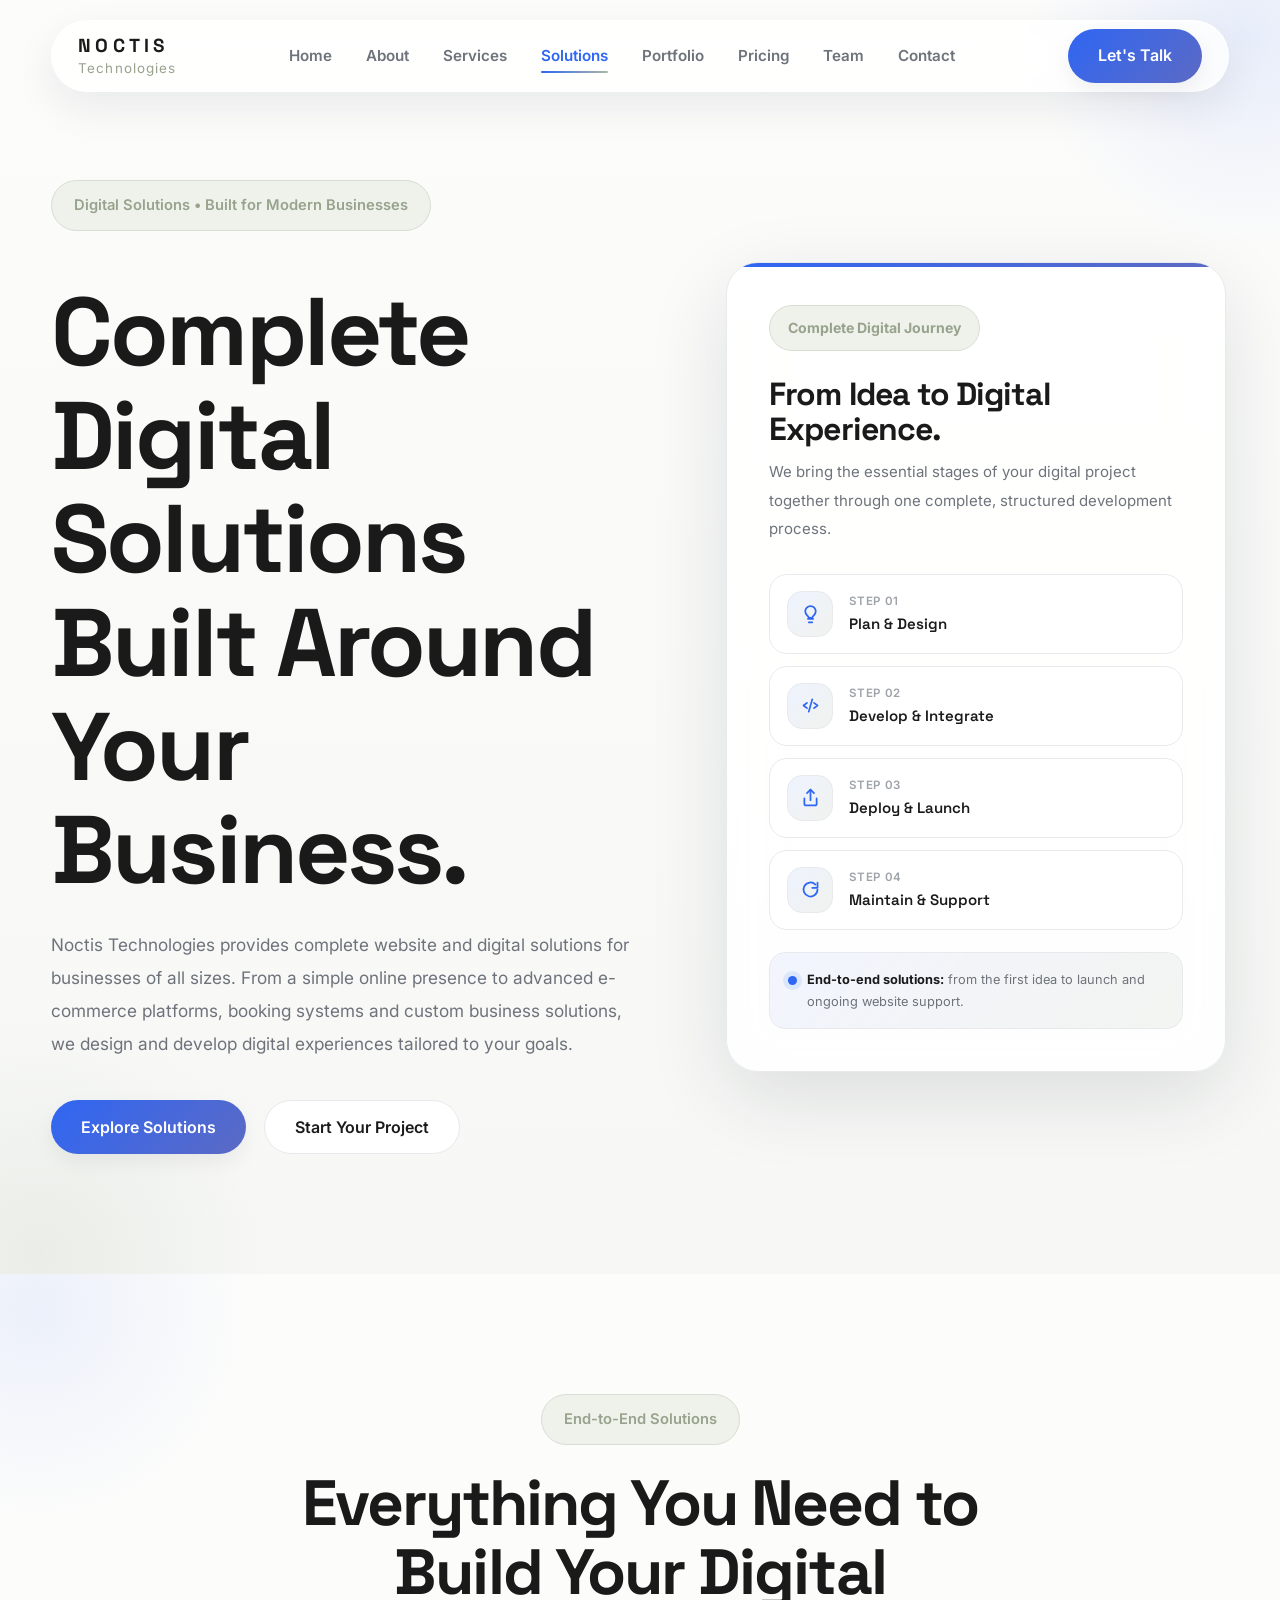
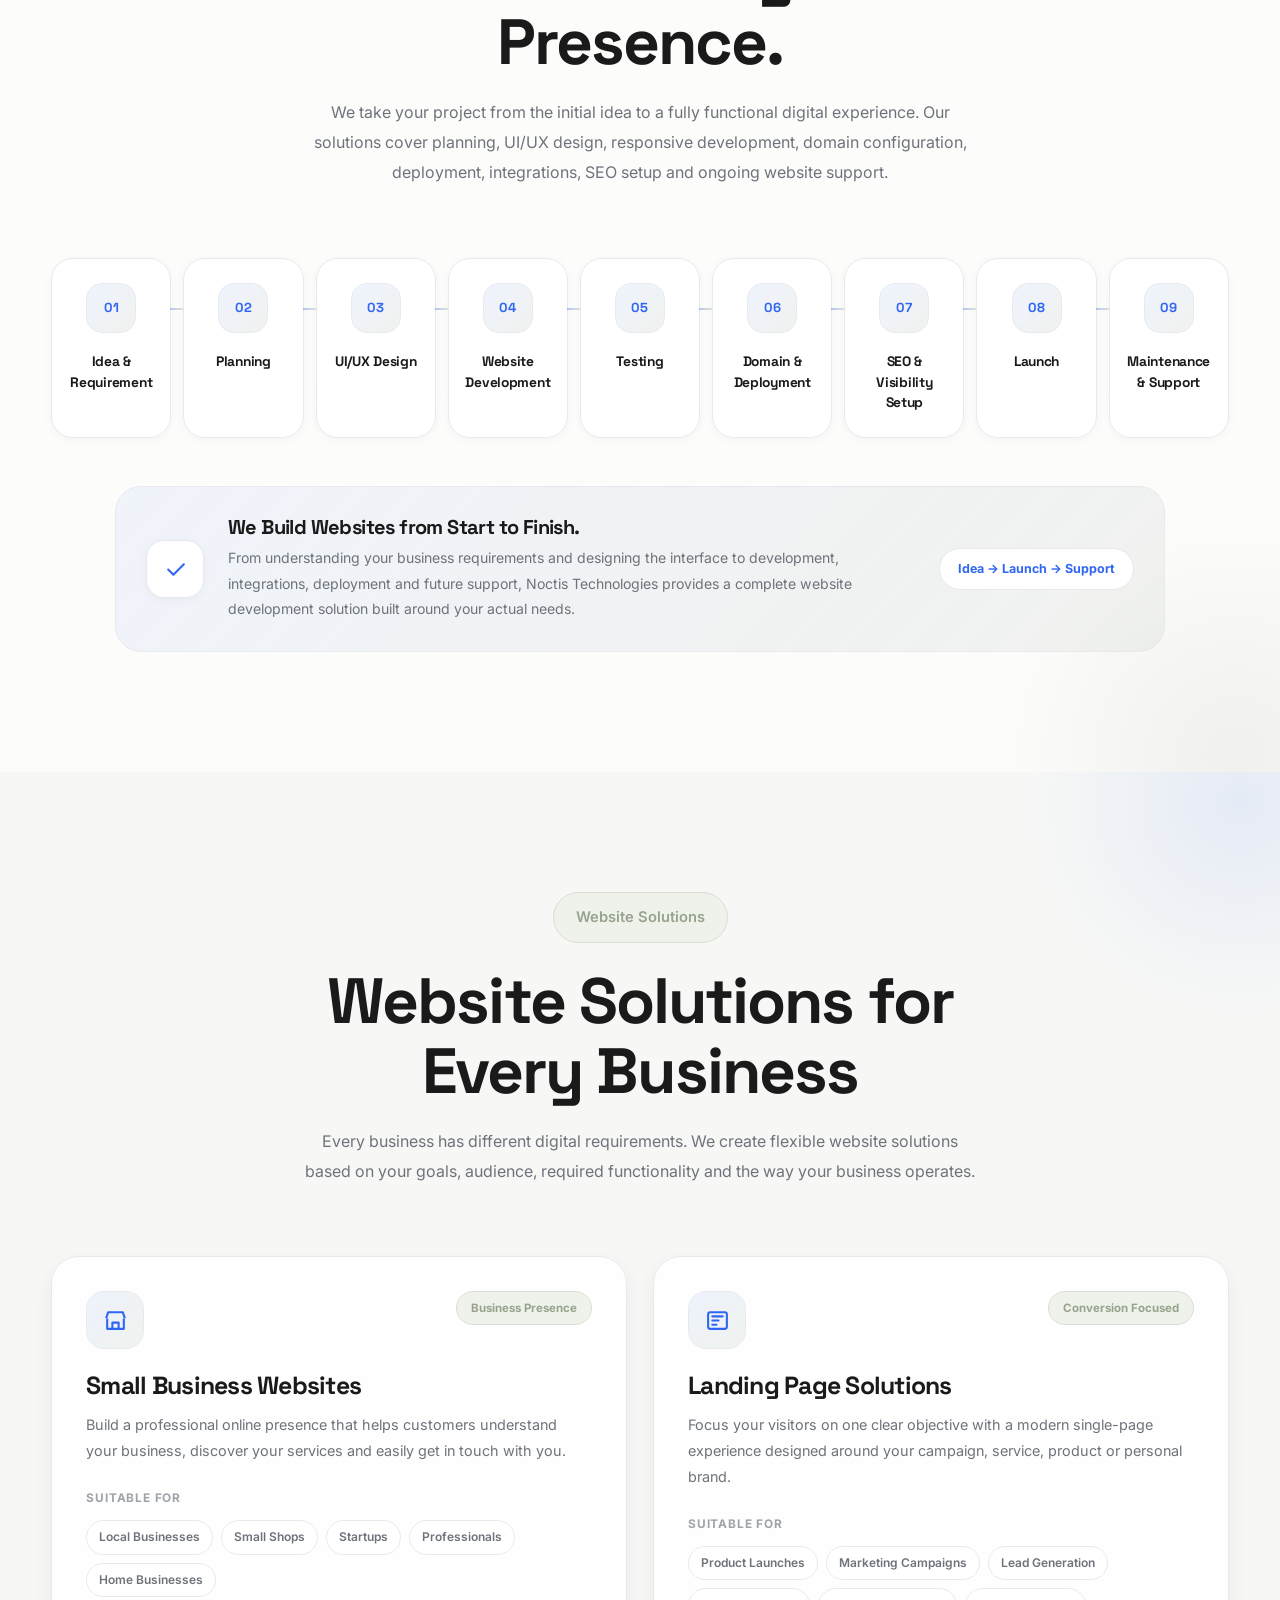
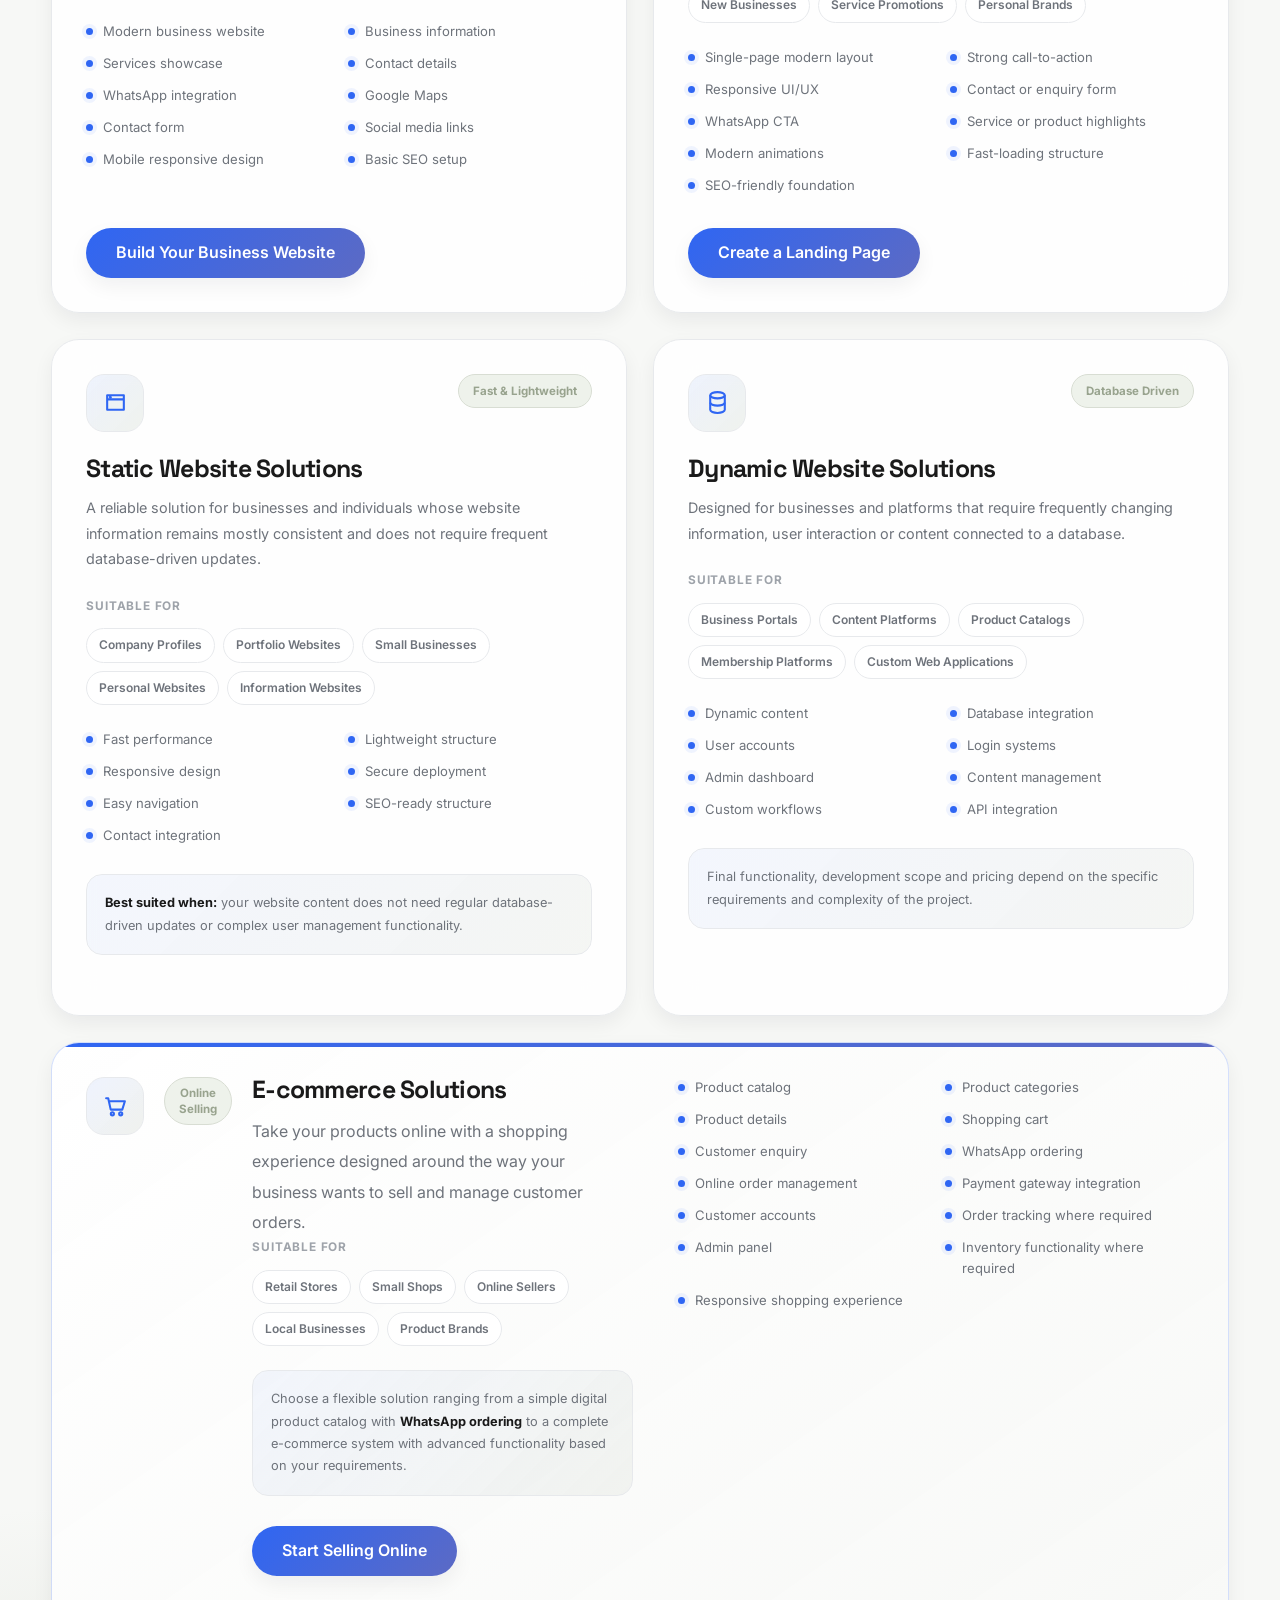
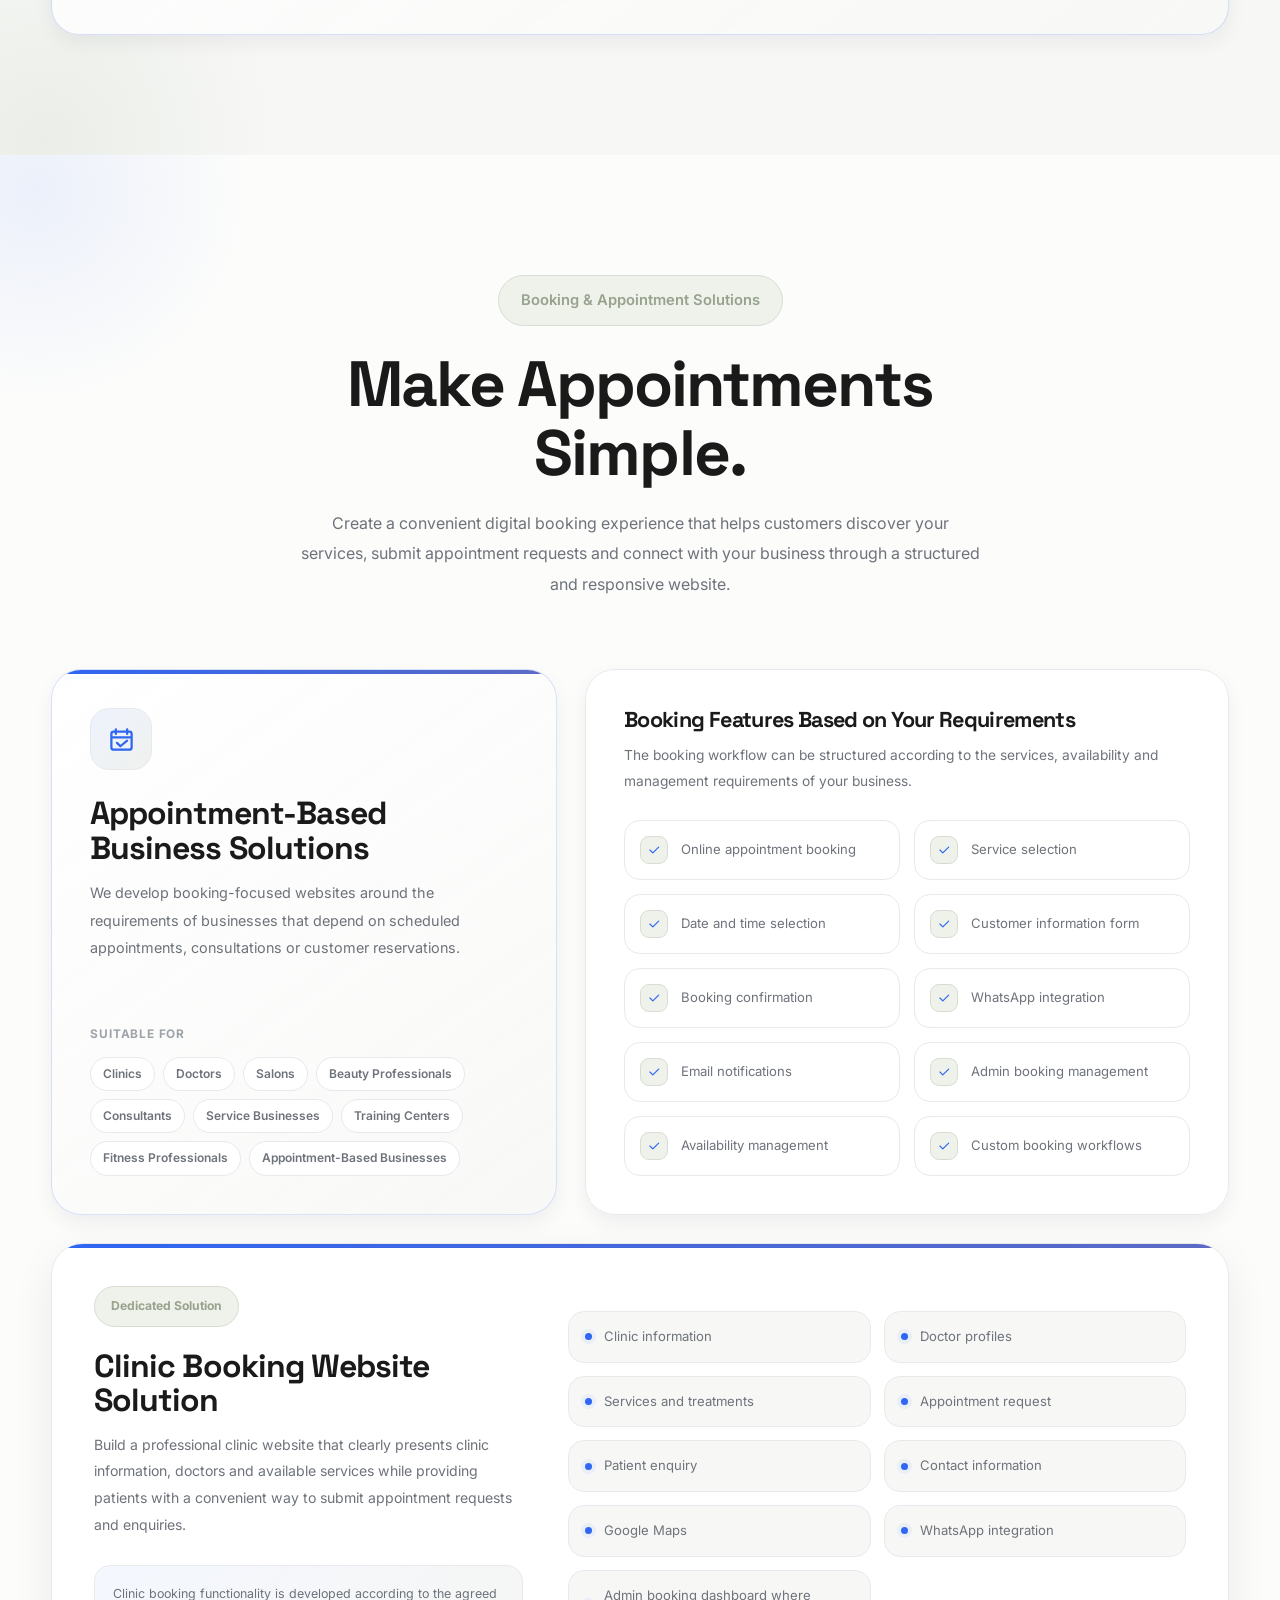
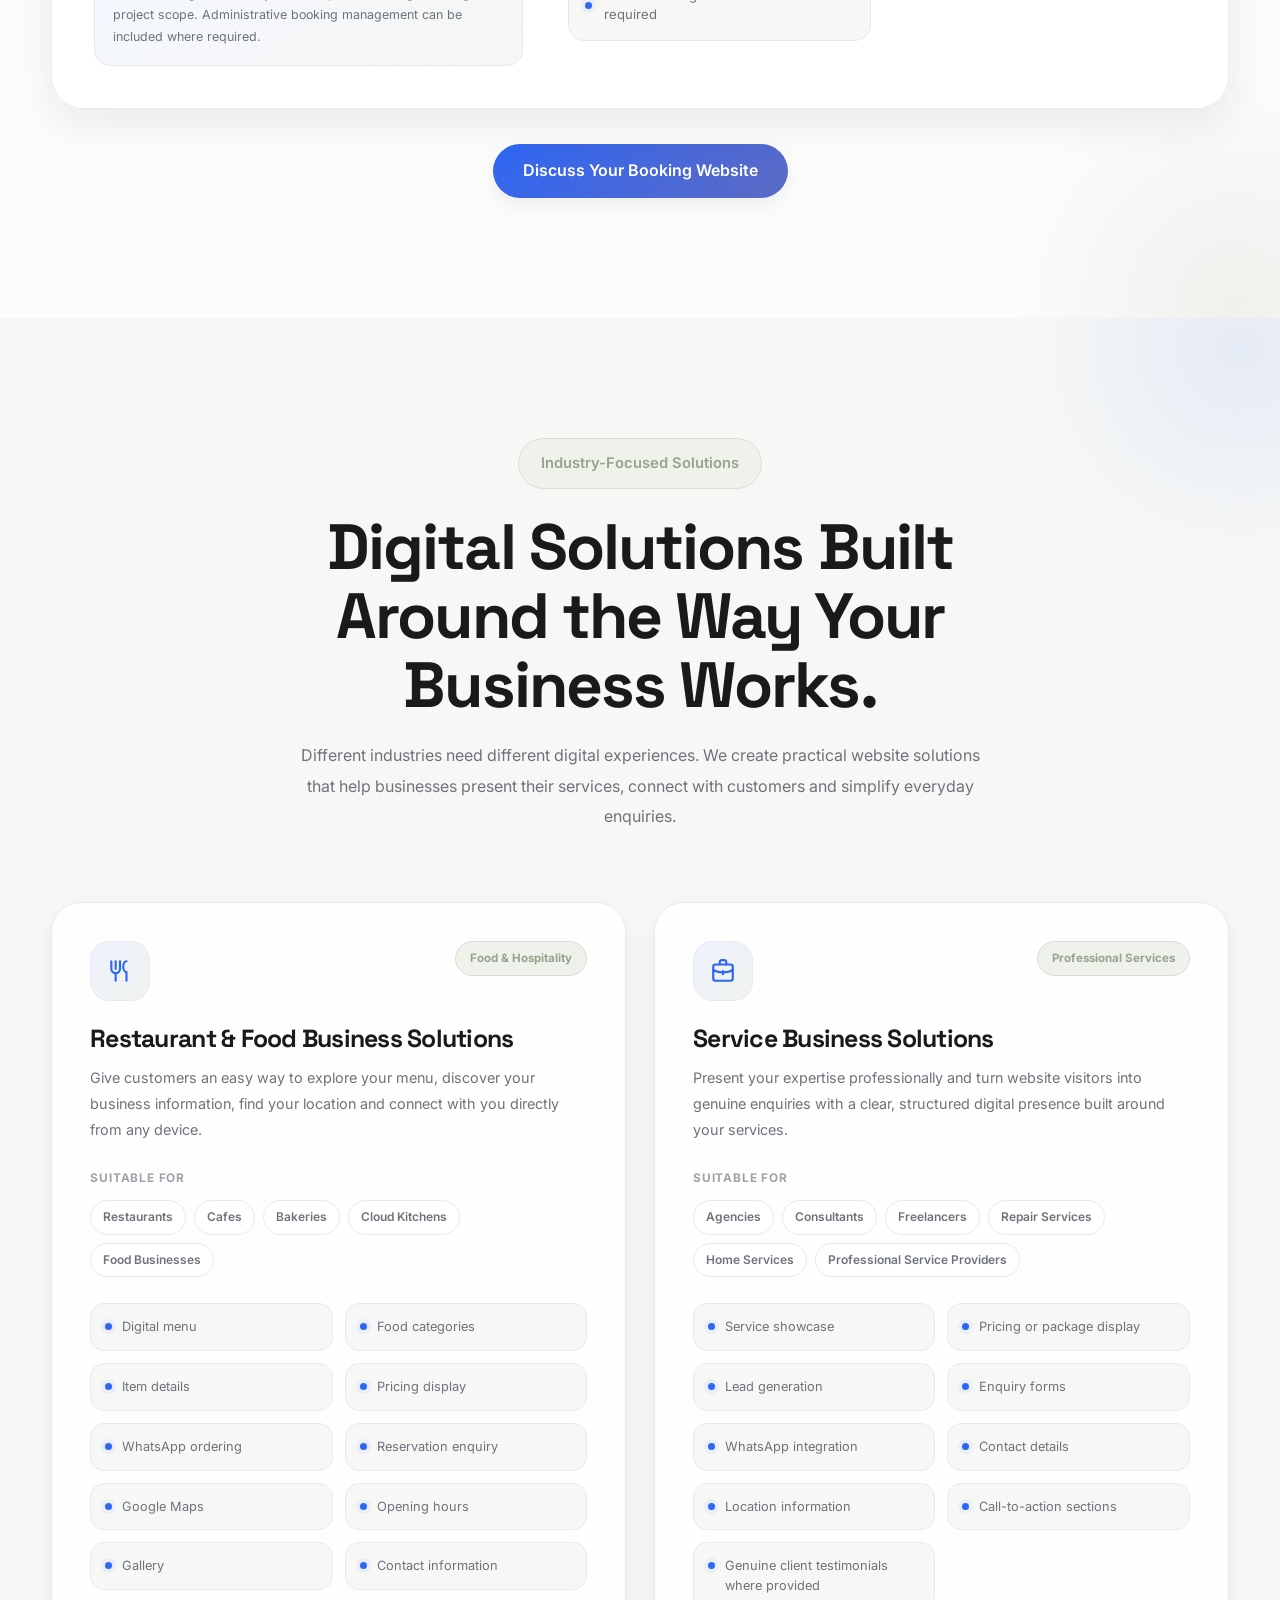
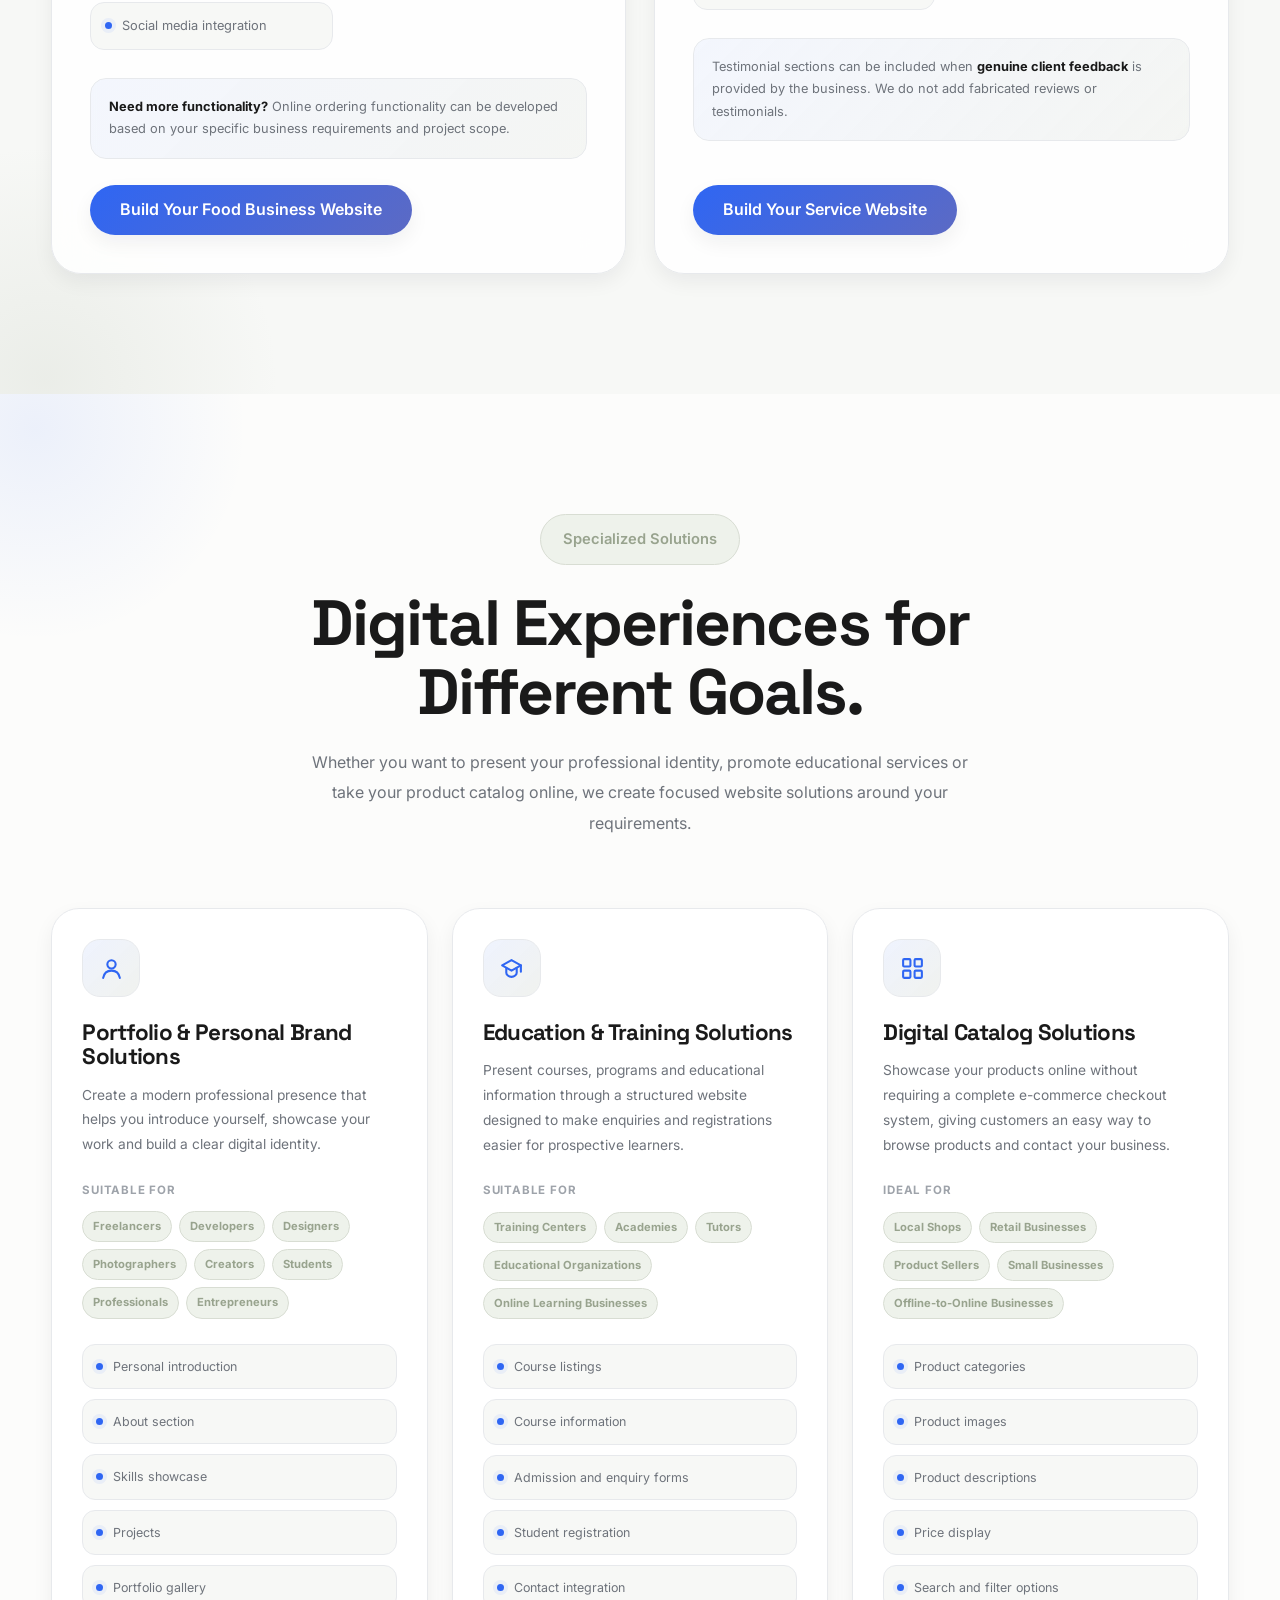
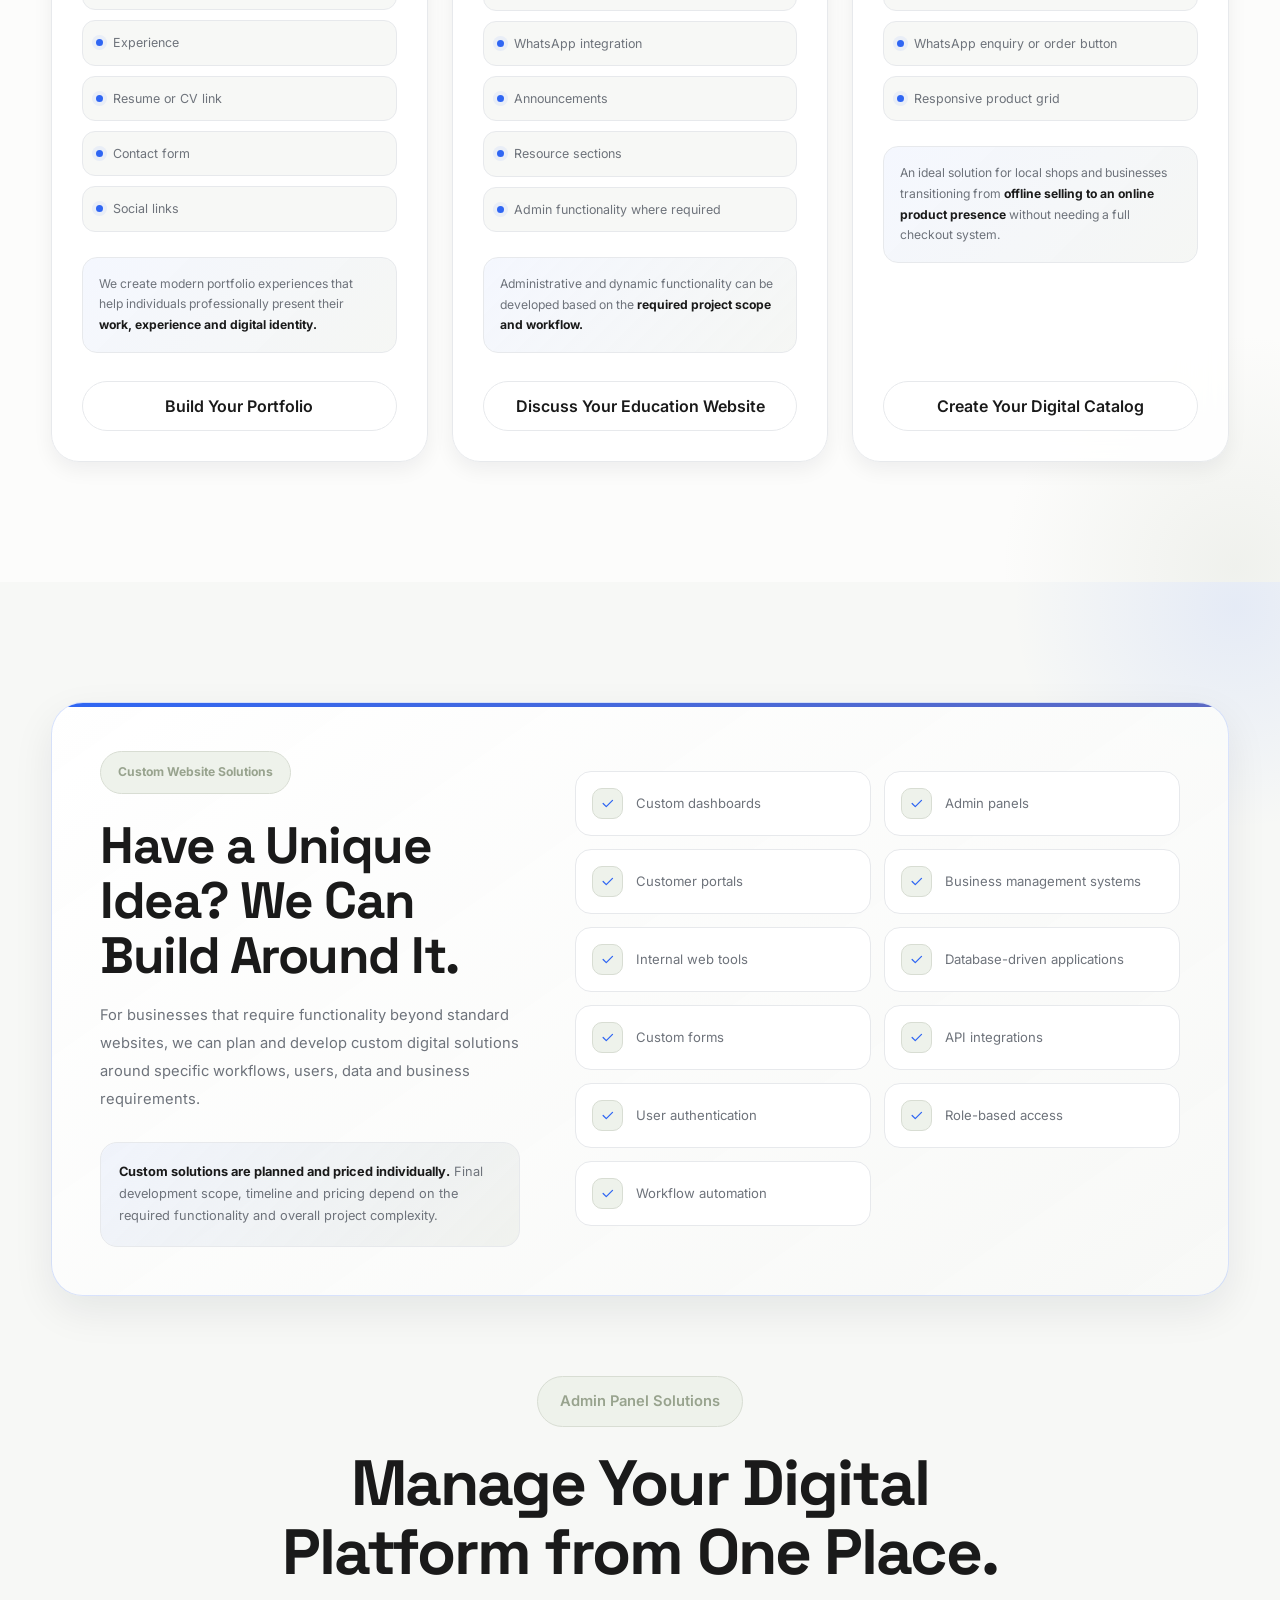
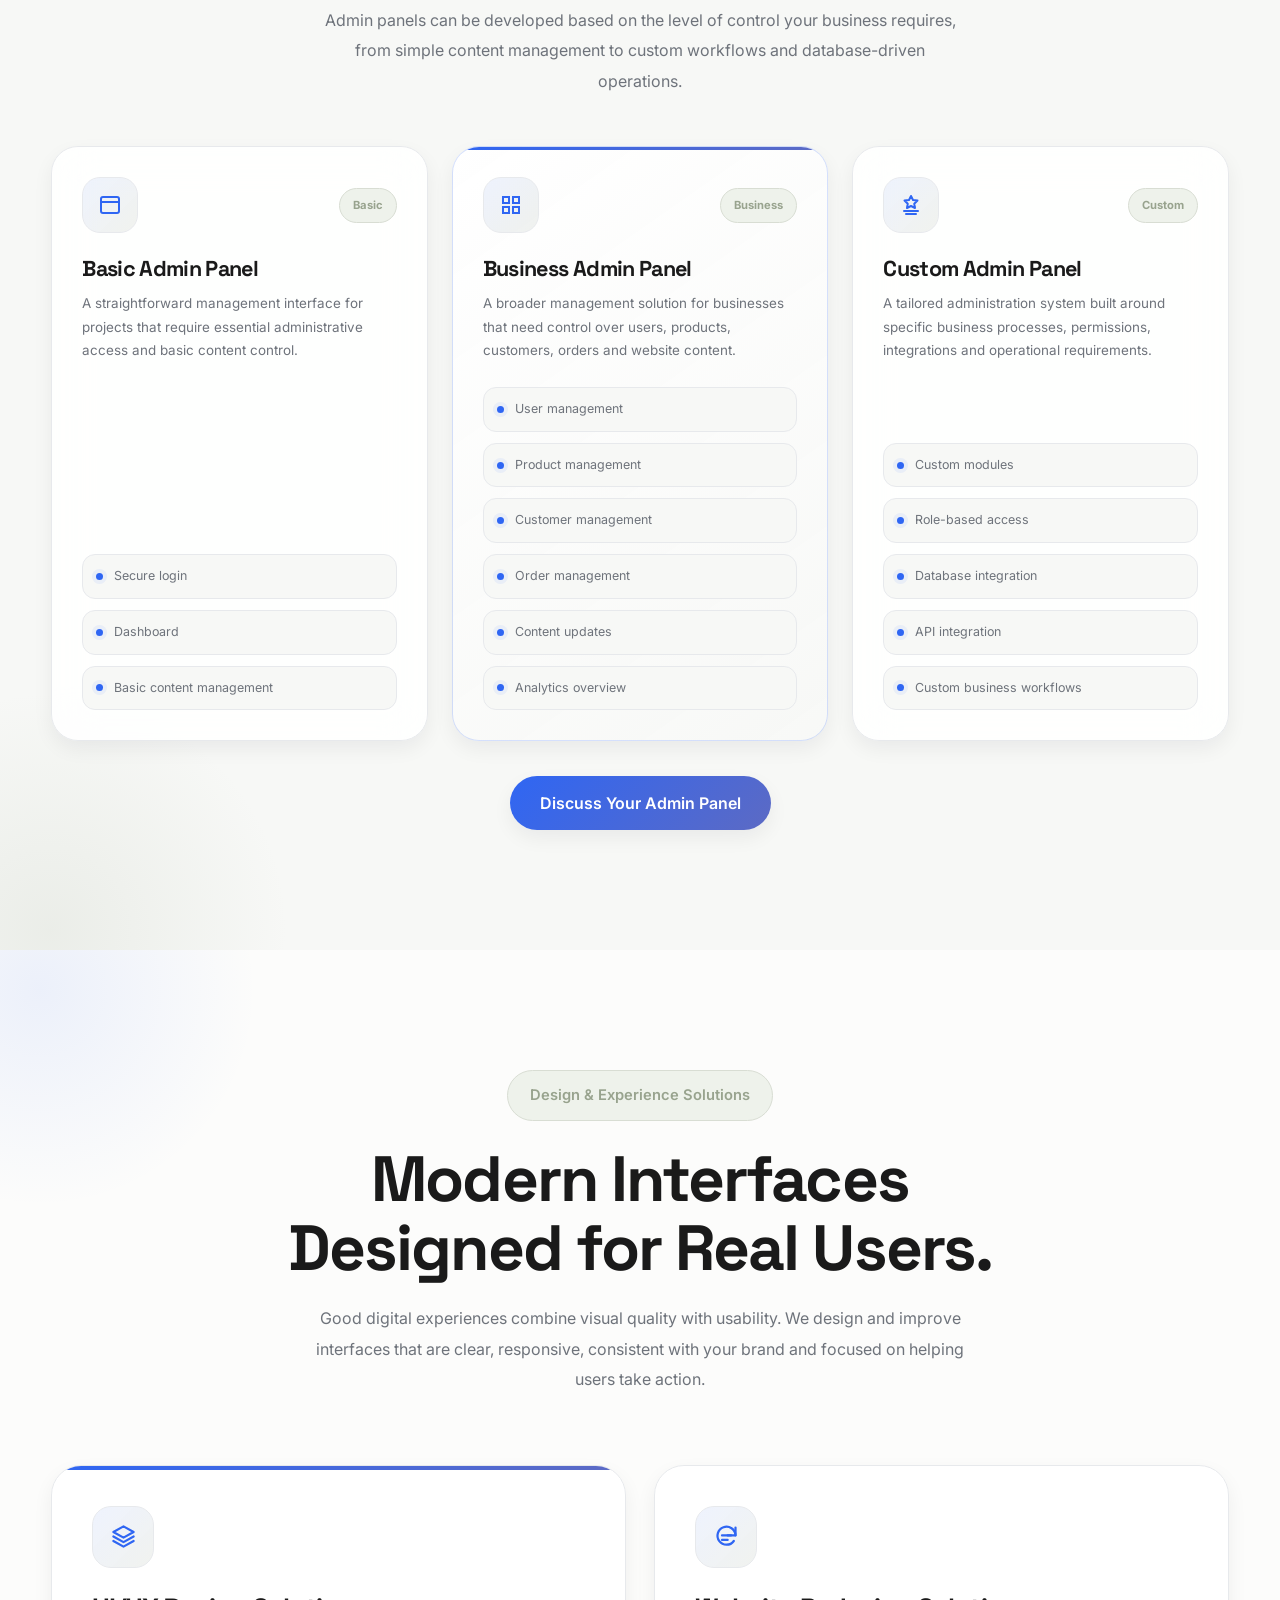
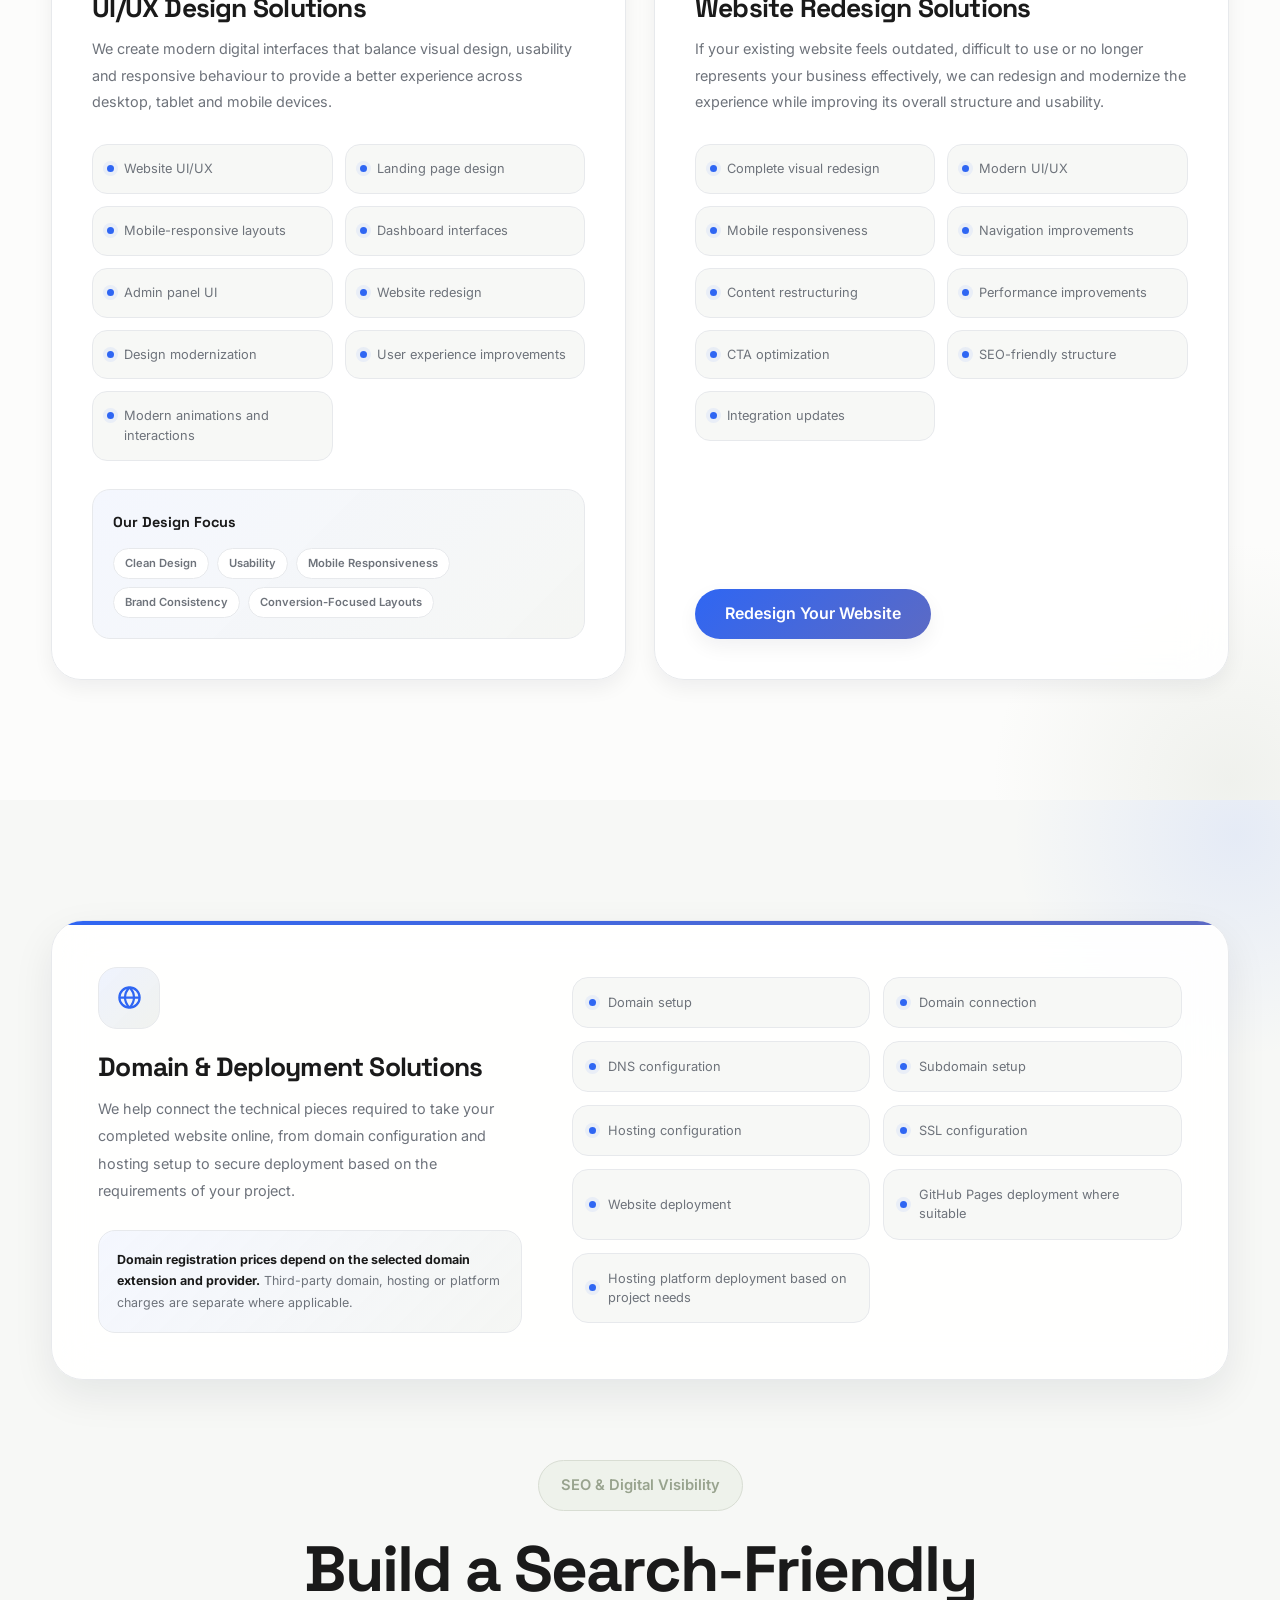
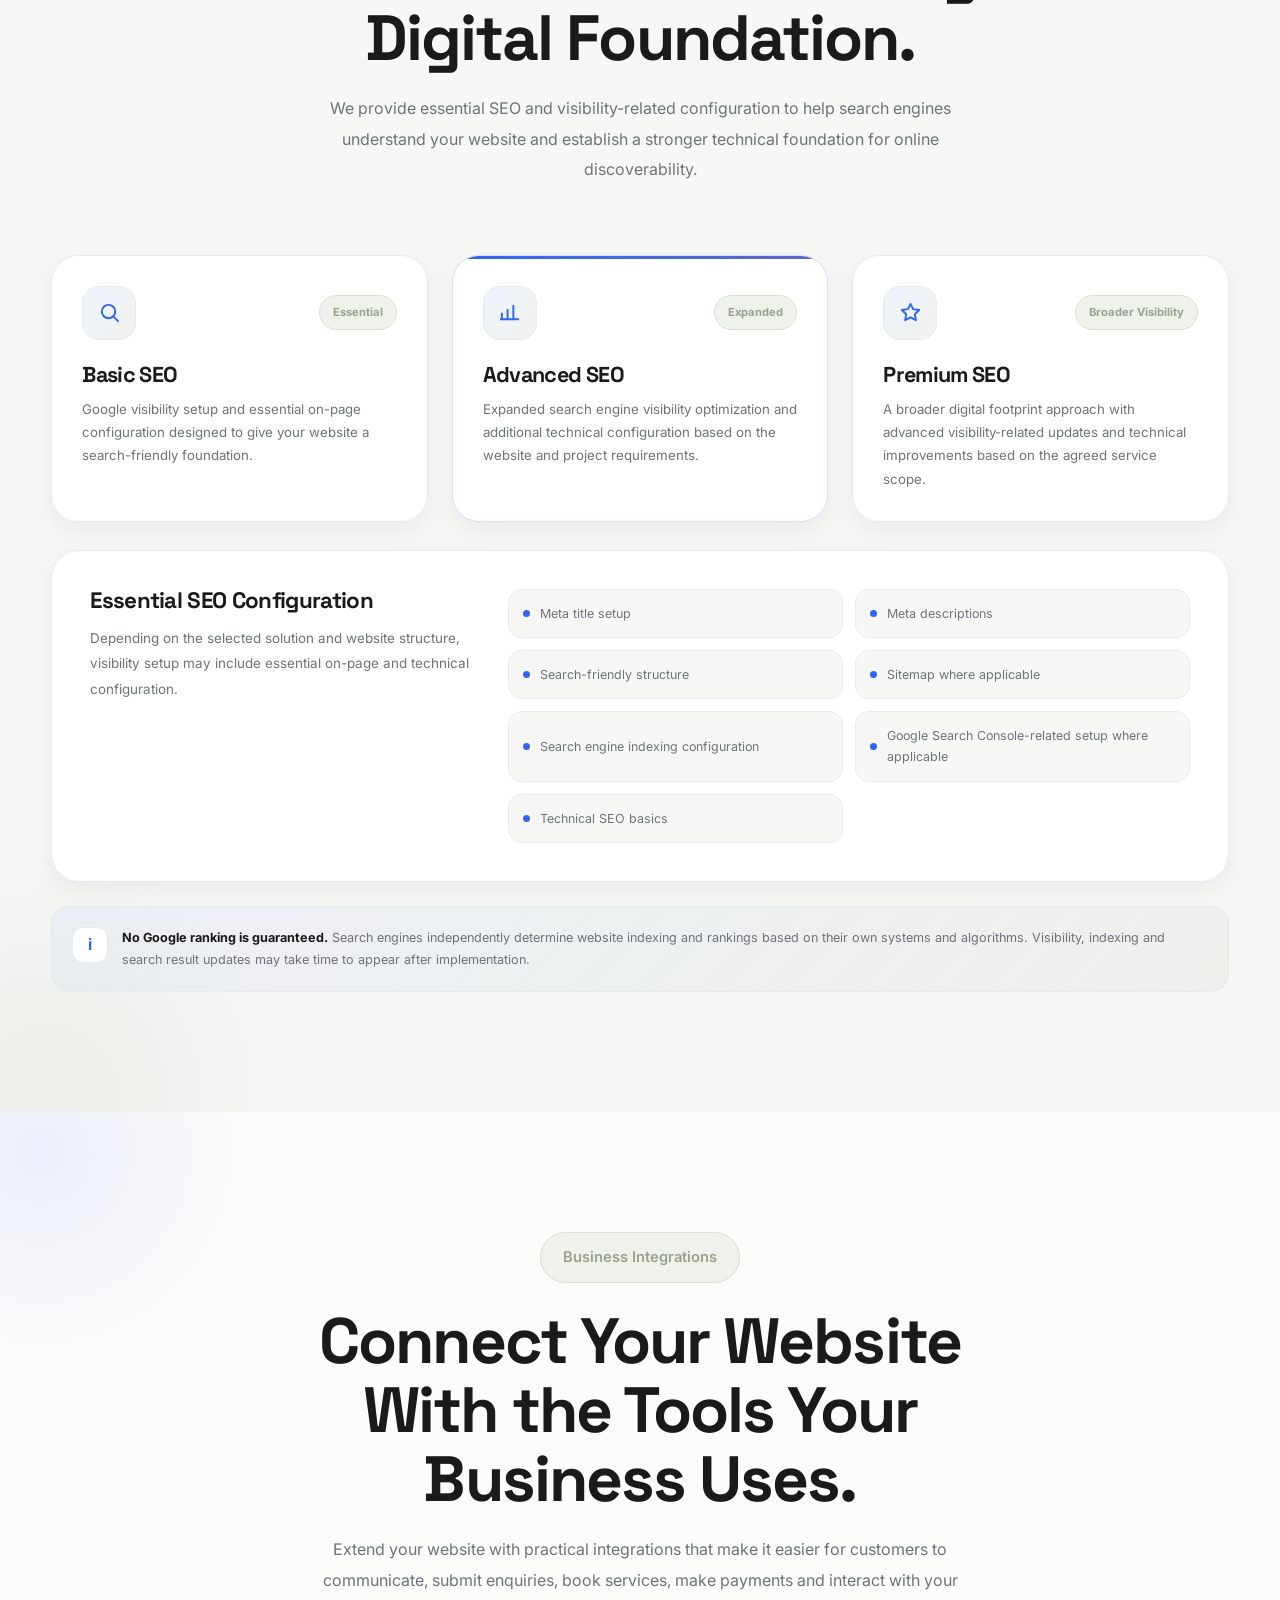
<file: solutions.html>
<!DOCTYPE html>

<html lang="en">

<head>

    <!--==================================================
    BASIC META
    ==================================================-->

    <meta charset="UTF-8">

    <meta name="viewport"
          content="width=device-width, initial-scale=1.0">

    <meta http-equiv="X-UA-Compatible"
          content="IE=edge">

    <meta name="theme-color"
          content="#2F66F3">


    <!--==================================================
    SEO
    ==================================================-->

    <title>Solutions | Noctis Technologies</title>

    <meta name="description"
          content="Explore complete digital and website solutions from Noctis Technologies. From planning and UI/UX design to website development, e-commerce, booking systems, admin panels, integrations, SEO setup, deployment, maintenance and ongoing support.">

    <meta name="keywords"
          content="Noctis Technologies Solutions, Website Development, Business Websites, E-commerce Development, Booking Website, Admin Panel Development, UI UX Design, SEO Services, Website Maintenance, Digital Solutions">

    <meta name="author"
          content="Noctis Technologies">

    <meta name="robots"
          content="index, follow">


    <!--==================================================
    OPEN GRAPH
    ==================================================-->

    <meta property="og:type"
          content="website">

    <meta property="og:title"
          content="Solutions | Noctis Technologies">

    <meta property="og:description"
          content="Complete website and digital solutions built around your business. Plan, design, develop, integrate, deploy and grow with Noctis Technologies.">


    <!--==================================================
    GOOGLE FONTS
    ==================================================-->

    <link rel="preconnect"
          href="https://fonts.googleapis.com">

    <link rel="preconnect"
          href="https://fonts.gstatic.com"
          crossorigin>

    <link href="https://fonts.googleapis.com/css2?family=Inter:wght@300;400;500;600;700;800&family=Space+Grotesk:wght@400;500;600;700&display=swap"
          rel="stylesheet">


    <link rel="stylesheet" href="navigation.css">
<link rel="stylesheet" href="footer.css">


    <!--==================================================
    FAVICON
    ==================================================-->

    <link rel="icon"
          type="image/svg+xml"
          href="favicon.svg">


    <!--==================================================
    CSS
    ==================================================-->

    <style>


/*==================================================
ROOT VARIABLES
==================================================*/

:root{

    /*==================================================
    BRAND COLORS
    ==================================================*/

    --primary:#2F66F3;
    --primary-light:#5A8CFF;
    --primary-dark:#214FCC;

    --secondary:#5C6AC4;


    /*==================================================
    ACCENT
    ==================================================*/

    --sage:#AEB8A4;
    --sage-dark:#98A38E;
    --sage-light:#D8DDD3;
    --sage-soft:#EEF2EB;


    /*==================================================
    BACKGROUND
    ==================================================*/

    --background:#FCFCFB;
    --section:#F7F8F6;
    --surface:#FFFFFF;
    --card:#FFFFFF;


    /*==================================================
    TEXT
    ==================================================*/

    --text:#1A1A1A;
    --text-light:#6E737B;
    --text-muted:#9EA3AA;


    /*==================================================
    STATUS
    ==================================================*/

    --success:#22C55E;
    --warning:#F59E0B;
    --danger:#EF4444;


    /*==================================================
    BORDER
    ==================================================*/

    --border:#E7E9EC;
    --divider:#F2F4F6;


    /*==================================================
    SHADOWS
    ==================================================*/

    --shadow-xs:0 2px 10px rgba(17,24,39,.04);

    --shadow-sm:0 8px 20px rgba(17,24,39,.06);

    --shadow:0 15px 40px rgba(17,24,39,.08);

    --shadow-lg:0 25px 80px rgba(17,24,39,.12);


    /*==================================================
    GLOW
    ==================================================*/

    --blue-glow:0 0 60px rgba(47,102,243,.18);

    --sage-glow:0 0 60px rgba(174,184,164,.20);


    /*==================================================
    GLASS
    ==================================================*/

    --glass:rgba(255,255,255,.72);

    --glass-border:rgba(255,255,255,.65);

    --blur:blur(22px);


    /*==================================================
    RADIUS
    ==================================================*/

    --radius-xs:12px;
    --radius-sm:18px;
    --radius:24px;
    --radius-lg:32px;
    --radius-xl:40px;


    /*==================================================
    SPACING
    ==================================================*/

    --space-1:8px;
    --space-2:16px;
    --space-3:24px;
    --space-4:32px;
    --space-5:48px;
    --space-6:64px;
    --space-7:96px;
    --space-8:120px;


    /*==================================================
    LAYOUT
    ==================================================*/

    --container:1320px;

    --header-height:90px;


    /*==================================================
    ANIMATION
    ==================================================*/

    --transition:.35s ease;

}


/*==================================================
GLOBAL CSS
==================================================*/


/*==================================================
RESET
==================================================*/

*,
*::before,
*::after{

    margin:0;

    padding:0;

    box-sizing:border-box;

}


html{

    font-size:16px;

    scroll-behavior:smooth;

    scroll-padding-top:var(--header-height);

}


body{

    font-family:"Inter",sans-serif;

    background:var(--background);

    color:var(--text);

    line-height:1.7;

    overflow-x:hidden;

    text-rendering:optimizeLegibility;

    -webkit-font-smoothing:antialiased;

    -moz-osx-font-smoothing:grayscale;

}


/*==================================================
TYPOGRAPHY
==================================================*/

h1,
h2,
h3,
h4,
h5,
h6{

    font-family:"Space Grotesk",sans-serif;

    font-weight:700;

    color:var(--text);

    line-height:1.08;

    letter-spacing:-.03em;

}


h1{

    font-size:clamp(3rem,8vw,6rem);

}


h2{

    font-size:clamp(2.3rem,5vw,4rem);

}


h3{

    font-size:clamp(1.45rem,3vw,2rem);

}


h4{

    font-size:1.15rem;

}


p{

    color:var(--text-light);

    font-size:1rem;

    line-height:1.9;

}


a{

    text-decoration:none;

    color:inherit;

    transition:var(--transition);

}


ul{

    list-style:none;

}


img{

    display:block;

    width:100%;

    height:auto;

}


button{

    border:none;

    outline:none;

    background:none;

    font:inherit;

    cursor:pointer;

}


input,
textarea,
select{

    border:none;

    outline:none;

    font:inherit;

}


/*==================================================
LAYOUT
==================================================*/

.container{

    width:min(92%,var(--container));

    margin-inline:auto;

}


section{

    position:relative;

    padding:120px 0;

}


/*==================================================
SECTION HEADING
==================================================*/

.section-heading{

    max-width:760px;

    margin:0 auto 70px;

    text-align:center;

}


.section-badge{

    display:inline-flex;

    align-items:center;

    justify-content:center;

    padding:12px 22px;

    margin-bottom:24px;

    border-radius:999px;

    background:var(--sage-soft);

    border:1px solid var(--sage-light);

    color:var(--sage-dark);

    font-size:.92rem;

    font-weight:600;

}


.section-heading h2{

    margin-bottom:20px;

}


.section-heading p{

    max-width:680px;

    margin:auto;

}


/*==================================================
BUTTONS
==================================================*/

.btn-primary{

    display:inline-flex;

    align-items:center;

    justify-content:center;

    min-height:54px;

    padding:0 30px;

    border-radius:999px;

    background:linear-gradient(
        135deg,
        var(--primary),
        var(--secondary)
    );

    color:#fff;

    font-weight:600;

    box-shadow:var(--shadow-sm);

    transition:var(--transition);

}


.btn-primary:hover{

    transform:translateY(-4px);

    box-shadow:var(--shadow-lg);

}


.btn-secondary{

    display:inline-flex;

    align-items:center;

    justify-content:center;

    min-height:54px;

    padding:0 30px;

    border-radius:999px;

    border:1px solid var(--border);

    background:#fff;

    color:var(--text);

    font-weight:600;

    transition:var(--transition);

}


.btn-secondary:hover{

    color:var(--primary);

    border-color:var(--primary);

    transform:translateY(-4px);

}


/*==================================================
SCROLLBAR
==================================================*/

::-webkit-scrollbar{

    width:10px;

}


::-webkit-scrollbar-track{

    background:var(--section);

}


::-webkit-scrollbar-thumb{

    background:linear-gradient(
        var(--primary),
        var(--sage)
    );

    border-radius:999px;

}


/*==================================================
TEXT SELECTION
==================================================*/

::selection{

    background:var(--primary);

    color:#fff;

}


/*==================================================
GLOBAL RESPONSIVE
==================================================*/

@media(max-width:992px){

    .container{

        width:94%;

    }

}


@media(max-width:768px){

    section{

        padding:90px 0;

    }

}


@media(max-width:480px){

    html{

        font-size:15px;

    }

    section{

        padding:75px 0;

    }

    .section-heading{

        margin-bottom:50px;

    }

}
      /*==================================================
HEADER
==================================================*/

.header{

    position:fixed;

    top:0;

    left:0;

    width:100%;

    z-index:1000;

    padding:20px 0;

    transition:all .35s ease;

}

.header.scrolled{

    padding:14px 0;

}

.navbar{

    display:flex;

    align-items:center;

    justify-content:space-between;

    gap:40px;

    height:72px;

    padding:0 26px;

    background:rgba(255,255,255,.78);

    backdrop-filter:blur(24px);

    -webkit-backdrop-filter:blur(24px);

    border:1px solid rgba(255,255,255,.65);

    border-radius:999px;

    box-shadow:
    var(--shadow),
    inset 0 1px rgba(255,255,255,.9);

}


/*==================================================
LOGO
==================================================*/

.brand{

    display:flex;

    align-items:center;

    gap:14px;

    flex-shrink:0;

}

.brand img{

    width:48px;

    height:48px;

    object-fit:contain;

}

.brand-text{

    display:flex;

    flex-direction:column;

    line-height:1;

}

.brand-title{

    font-family:"Space Grotesk",sans-serif;

    font-size:1.18rem;

    font-weight:700;

    letter-spacing:.22em;

    text-transform:uppercase;

}

.brand-subtitle{

    margin-top:6px;

    font-size:.84rem;

    color:var(--sage-dark);

    letter-spacing:.08em;

}


/*==================================================
DESKTOP NAVIGATION
==================================================*/

.nav-links{

    display:flex;

    align-items:center;

    gap:34px;

}

.nav-links li{

    list-style:none;

}

.nav-links a{

    position:relative;

    font-size:.95rem;

    font-weight:600;

    color:var(--text-light);

    transition:.35s;

}

.nav-links a:hover,
.nav-links a.active{

    color:var(--primary);

}

.nav-links a::after{

    content:"";

    position:absolute;

    left:0;

    bottom:-8px;

    width:0;

    height:2px;

    border-radius:999px;

    background:linear-gradient(
        90deg,
        var(--primary),
        var(--sage)
    );

    transition:.35s;

}

.nav-links a:hover::after,
.nav-links a.active::after{

    width:100%;

}


/*==================================================
RIGHT AREA
==================================================*/

.nav-right{

    display:flex;

    align-items:center;

    gap:16px;

}

.menu-toggle{

    display:none;

    width:52px;

    height:52px;

    align-items:center;

    justify-content:center;

    flex-shrink:0;

    border-radius:50%;

    background:#fff;

    color:var(--text);

    border:1px solid var(--border);

    box-shadow:var(--shadow-xs);

    transition:.35s;

}

.menu-toggle:hover{

    transform:scale(1.05);

    border-color:var(--primary);

    color:var(--primary);

}


/*==================================================
PREMIUM MOBILE MENU
==================================================*/

.mobile-menu{

    position:fixed;

    inset:0;

    width:100%;

    height:100vh;

    height:100dvh;

    background:rgba(252,252,251,.98);

    backdrop-filter:blur(28px);

    -webkit-backdrop-filter:blur(28px);

    transform:translateX(100%);

    transition:.45s ease;

    z-index:9999;

    overflow-y:auto;

    padding:100px 30px 40px;

}

.mobile-menu.active{

    transform:translateX(0);

}

.mobile-menu nav{

    display:flex;

    flex-direction:column;

    max-width:700px;

    margin:auto;

}

.mobile-menu nav a{

    display:flex;

    align-items:center;

    justify-content:space-between;

    padding:22px 0;

    font-family:"Space Grotesk",sans-serif;

    font-size:1.25rem;

    font-weight:600;

    color:var(--text);

    border-bottom:1px solid var(--divider);

    transition:.3s;

}

.mobile-menu nav a:hover{

    color:var(--primary);

    padding-left:10px;

}

.mobile-menu nav a.active{

    color:var(--primary);

}

.mobile-menu .btn-primary{

    margin-top:34px;

    width:100%;

    border-bottom:none;

    color:#fff;

}

.mobile-menu .btn-primary:hover{

    color:#fff;

    padding-left:0;

}


/*==================================================
SCROLL PROGRESS
==================================================*/

.scroll-progress{

    position:fixed;

    top:0;

    left:0;

    width:0;

    height:3px;

    background:linear-gradient(
        90deg,
        var(--primary),
        var(--secondary)
    );

    z-index:10001;

}


/*==================================================
HEADER RESPONSIVE
==================================================*/

@media(max-width:1100px){

    .nav-links{

        display:none;

    }

    .menu-toggle{

        display:flex;

    }

    .nav-right .btn-primary{

        display:none;

    }

}

@media(max-width:768px){

    .header{

        padding:14px 0;

    }

    .navbar{

        height:66px;

        padding:0 18px;

        border-radius:24px;

    }

    .brand-title{

        font-size:1.05rem;

    }

    .brand-subtitle{

        font-size:.78rem;

    }

    .mobile-menu{

        padding:90px 24px 30px;

    }

}

@media(max-width:480px){

    .navbar{

        padding:0 14px;

    }

    .mobile-menu nav a{

        font-size:1.15rem;

        padding:18px 0;

    }

    .menu-toggle{

        width:48px;

        height:48px;

    }

}

@media(max-width:360px){

    .brand-title{

        font-size:.95rem;

        letter-spacing:.18em;

    }

    .brand-subtitle{

        font-size:.72rem;

    }

    .menu-toggle{

        width:44px;

        height:44px;

    }

  }
      /*==================================================
SOLUTIONS HERO
==================================================*/

.solutions-hero{

    position:relative;

    overflow:hidden;

    padding:180px 0 120px;

    background:linear-gradient(
        180deg,
        var(--background),
        var(--section)
    );

}

.solutions-hero::before{

    content:"";

    position:absolute;

    top:-180px;

    right:-180px;

    width:430px;

    height:430px;

    border-radius:50%;

    background:radial-gradient(
        rgba(47,102,243,.10),
        transparent 70%
    );

}

.solutions-hero::after{

    content:"";

    position:absolute;

    bottom:-220px;

    left:-200px;

    width:480px;

    height:480px;

    border-radius:50%;

    background:radial-gradient(
        rgba(174,184,164,.18),
        transparent 70%
    );

}


/*==================================================
HERO LAYOUT
==================================================*/

.solutions-hero-wrapper{

    display:grid;

    grid-template-columns:1.08fr .92fr;

    gap:80px;

    align-items:center;

    position:relative;

    z-index:2;

}


/*==================================================
HERO CONTENT
==================================================*/

.solutions-hero-content h1{

    margin:26px 0;

}

.solutions-hero-content p{

    max-width:680px;

    margin-bottom:40px;

    font-size:1.08rem;

}

.solutions-hero-buttons{

    display:flex;

    flex-wrap:wrap;

    gap:18px;

}


/*==================================================
HERO VISUAL
==================================================*/

.solutions-hero-visual{

    display:flex;

    justify-content:center;

}


/*==================================================
DIGITAL SOLUTION CARD
==================================================*/

.solutions-visual-card{

    position:relative;

    width:100%;

    max-width:500px;

    padding:42px;

    border-radius:32px;

    background:rgba(255,255,255,.84);

    backdrop-filter:blur(24px);

    -webkit-backdrop-filter:blur(24px);

    border:1px solid var(--border);

    box-shadow:var(--shadow-lg);

    overflow:hidden;

}

.solutions-visual-card::before{

    content:"";

    position:absolute;

    top:0;

    left:0;

    width:100%;

    height:4px;

    background:linear-gradient(
        90deg,
        var(--primary),
        var(--secondary)
    );

}


/*==================================================
VISUAL CARD HEADER
==================================================*/

.solutions-card-badge{

    display:inline-flex;

    align-items:center;

    padding:10px 18px;

    margin-bottom:26px;

    border-radius:999px;

    background:var(--sage-soft);

    border:1px solid var(--sage-light);

    color:var(--sage-dark);

    font-size:.88rem;

    font-weight:700;

}

.solutions-visual-card h3{

    margin-bottom:12px;

}

.solutions-visual-card > p{

    margin-bottom:30px;

    font-size:.94rem;

}


/*==================================================
SOLUTION VISUAL FLOW
==================================================*/

.solution-flow{

    display:grid;

    gap:12px;

}

.solution-flow-item{

    display:grid;

    grid-template-columns:auto 1fr;

    gap:16px;

    align-items:center;

    padding:16px 17px;

    border-radius:18px;

    background:#fff;

    border:1px solid var(--border);

    transition:var(--transition);

}

.solution-flow-item:hover{

    transform:translateX(5px);

    border-color:rgba(47,102,243,.20);

    box-shadow:var(--shadow-xs);

}


/*==================================================
FLOW ICON
==================================================*/

.solution-flow-icon{

    display:flex;

    align-items:center;

    justify-content:center;

    flex-shrink:0;

    width:46px;

    height:46px;

    border-radius:15px;

    background:linear-gradient(
        135deg,
        rgba(47,102,243,.08),
        rgba(174,184,164,.18)
    );

    border:1px solid var(--border);

    color:var(--primary);

}

.solution-flow-icon svg{

    width:21px;

    height:21px;

    stroke:currentColor;

}


/*==================================================
FLOW CONTENT
==================================================*/

.solution-flow-content span{

    display:block;

    margin-bottom:2px;

    color:var(--text-muted);

    font-size:.72rem;

    font-weight:600;

    text-transform:uppercase;

    letter-spacing:.06em;

}

.solution-flow-content strong{

    display:block;

    color:var(--text);

    font-family:"Space Grotesk",sans-serif;

    font-size:.94rem;

    font-weight:600;

    line-height:1.5;

}


/*==================================================
HERO SOLUTION NOTE
==================================================*/

.solutions-hero-note{

    display:flex;

    align-items:flex-start;

    gap:10px;

    margin-top:22px;

    padding:16px 18px;

    border-radius:16px;

    background:linear-gradient(
        135deg,
        rgba(47,102,243,.06),
        rgba(174,184,164,.14)
    );

    border:1px solid var(--border);

}

.solutions-hero-note-dot{

    flex:0 0 9px;

    width:9px;

    height:9px;

    margin-top:7px;

    border-radius:50%;

    background:var(--primary);

    box-shadow:0 0 0 5px rgba(47,102,243,.10);

}

.solutions-hero-note p{

    margin:0;

    font-size:.8rem;

    line-height:1.7;

}

.solutions-hero-note strong{

    color:var(--text);

}


/*==================================================
SOLUTIONS HERO RESPONSIVE
==================================================*/

@media(max-width:992px){

    .solutions-hero-wrapper{

        grid-template-columns:1fr;

        gap:60px;

        text-align:center;

    }

    .solutions-hero-content p{

        margin:0 auto 36px;

    }

    .solutions-hero-buttons{

        justify-content:center;

    }

    .solutions-hero-visual{

        margin-top:10px;

    }

    .solutions-visual-card{

        text-align:left;

    }

}

@media(max-width:768px){

    .solutions-hero{

        padding:150px 0 90px;

    }

    .solutions-hero-wrapper{

        gap:45px;

    }

    .solutions-visual-card{

        padding:32px;

    }

}

@media(max-width:480px){

    .solutions-hero{

        padding:130px 0 75px;

    }

    .solutions-hero-content h1{

        font-size:clamp(2.5rem,13vw,3.7rem);

    }

    .solutions-hero-buttons{

        flex-direction:column;

    }

    .solutions-hero-buttons .btn-primary,
    .solutions-hero-buttons .btn-secondary{

        width:100%;

    }

    .solutions-visual-card{

        padding:24px;

        border-radius:24px;

    }

    .solution-flow-item{

        padding:15px;

        gap:13px;

    }

    .solution-flow-icon{

        width:42px;

        height:42px;

        border-radius:13px;

    }

    .solution-flow-icon svg{

        width:19px;

        height:19px;

    }

}

@media(max-width:380px){

    .solution-flow-item{

        grid-template-columns:1fr;

        align-items:flex-start;

    }

    .solutions-hero-note{

        padding:15px;

    }

}

@media(max-width:360px){

    .solutions-visual-card{

        padding:20px;

    }

  }
      /*==================================================
END-TO-END SOLUTIONS
==================================================*/

.end-to-end-solutions{

    position:relative;

    overflow:hidden;

    background:var(--background);

}

.end-to-end-solutions::before{

    content:"";

    position:absolute;

    top:-180px;

    left:-180px;

    width:430px;

    height:430px;

    border-radius:50%;

    background:radial-gradient(
        rgba(47,102,243,.08),
        transparent 70%
    );

}

.end-to-end-solutions::after{

    content:"";

    position:absolute;

    bottom:-220px;

    right:-190px;

    width:470px;

    height:470px;

    border-radius:50%;

    background:radial-gradient(
        rgba(174,184,164,.16),
        transparent 70%
    );

}


/*==================================================
END-TO-END WRAPPER
==================================================*/

.end-to-end-wrapper{

    position:relative;

    z-index:2;

}


/*==================================================
WORKFLOW GRID
==================================================*/

.solution-workflow{

    display:grid;

    grid-template-columns:repeat(9,minmax(0,1fr));

    gap:12px;

    align-items:stretch;

    margin-top:10px;

}


/*==================================================
WORKFLOW ITEM
==================================================*/

.workflow-item{

    position:relative;

    display:flex;

    flex-direction:column;

    align-items:center;

    justify-content:flex-start;

    min-width:0;

    padding:24px 12px;

    text-align:center;

    border-radius:22px;

    background:rgba(255,255,255,.86);

    backdrop-filter:blur(20px);

    -webkit-backdrop-filter:blur(20px);

    border:1px solid var(--border);

    box-shadow:var(--shadow-xs);

    transition:.35s ease;

}

.workflow-item:hover{

    transform:translateY(-7px);

    border-color:rgba(47,102,243,.20);

    box-shadow:var(--shadow-sm);

}


/*==================================================
WORKFLOW ICON
==================================================*/

.workflow-icon{

    display:flex;

    align-items:center;

    justify-content:center;

    flex:0 0 50px;

    width:50px;

    height:50px;

    margin-bottom:18px;

    border-radius:16px;

    background:linear-gradient(
        135deg,
        rgba(47,102,243,.08),
        rgba(174,184,164,.18)
    );

    border:1px solid var(--border);

    color:var(--primary);

    font-family:"Space Grotesk",sans-serif;

    font-size:.82rem;

    font-weight:700;

    transition:.35s ease;

}

.workflow-item:hover .workflow-icon{

    background:var(--primary);

    border-color:var(--primary);

    color:#fff;

    transform:scale(1.05);

}


/*==================================================
WORKFLOW CONTENT
==================================================*/

.workflow-item h4{

    margin:0;

    font-size:.86rem;

    line-height:1.5;

    letter-spacing:-.02em;

}


/*==================================================
WORKFLOW CONNECTOR
==================================================*/

.workflow-item:not(:last-child)::after{

    content:"";

    position:absolute;

    top:49px;

    right:-13px;

    width:13px;

    height:2px;

    background:linear-gradient(
        90deg,
        var(--primary),
        var(--sage)
    );

    opacity:.35;

    z-index:3;

}


/*==================================================
COMPLETE SOLUTION MESSAGE
==================================================*/

.complete-solution-message{

    display:grid;

    grid-template-columns:auto 1fr auto;

    gap:24px;

    align-items:center;

    max-width:1050px;

    margin:48px auto 0;

    padding:30px;

    border-radius:26px;

    background:linear-gradient(
        135deg,
        rgba(47,102,243,.06),
        rgba(174,184,164,.14)
    );

    border:1px solid var(--border);

}


/*==================================================
MESSAGE ICON
==================================================*/

.complete-solution-icon{

    display:flex;

    align-items:center;

    justify-content:center;

    width:58px;

    height:58px;

    border-radius:18px;

    background:#fff;

    border:1px solid var(--border);

    box-shadow:var(--shadow-xs);

    color:var(--primary);

}

.complete-solution-icon svg{

    width:25px;

    height:25px;

    stroke:currentColor;

}


/*==================================================
MESSAGE CONTENT
==================================================*/

.complete-solution-content h3{

    margin-bottom:7px;

    font-size:1.25rem;

}

.complete-solution-content p{

    margin:0;

    font-size:.88rem;

    line-height:1.8;

}


/*==================================================
MESSAGE BADGE
==================================================*/

.complete-solution-label{

    display:inline-flex;

    align-items:center;

    justify-content:center;

    flex-shrink:0;

    min-height:42px;

    padding:0 18px;

    border-radius:999px;

    background:#fff;

    border:1px solid var(--border);

    color:var(--primary);

    font-size:.78rem;

    font-weight:700;

    white-space:nowrap;

}


/*==================================================
END-TO-END RESPONSIVE
==================================================*/

@media(max-width:1200px){

    .solution-workflow{

        grid-template-columns:repeat(3,1fr);

        gap:18px;

    }

    .workflow-item:not(:last-child)::after{

        display:none;

    }

}

@media(max-width:768px){

    .solution-workflow{

        grid-template-columns:repeat(2,1fr);

    }

    .complete-solution-message{

        grid-template-columns:auto 1fr;

    }

    .complete-solution-label{

        grid-column:1 / -1;

        width:max-content;

        margin-left:82px;

    }

}

@media(max-width:550px){

    .solution-workflow{

        grid-template-columns:1fr;

        gap:14px;

    }

    .workflow-item{

        display:grid;

        grid-template-columns:auto 1fr;

        gap:16px;

        align-items:center;

        padding:17px;

        text-align:left;

        border-radius:18px;

    }

    .workflow-icon{

        margin-bottom:0;

    }

    .workflow-item h4{

        font-size:.92rem;

    }

}

@media(max-width:480px){

    .complete-solution-message{

        grid-template-columns:1fr;

        gap:17px;

        padding:22px;

        border-radius:22px;

    }

    .complete-solution-label{

        grid-column:auto;

        width:100%;

        margin-left:0;

    }

    .complete-solution-icon{

        width:52px;

        height:52px;

        border-radius:16px;

    }

}

@media(max-width:360px){

    .workflow-item{

        padding:15px;

    }

    .workflow-icon{

        width:46px;

        height:46px;

        flex-basis:46px;

        border-radius:14px;

    }

      }
      /*==================================================
BUSINESS WEBSITE SOLUTIONS
==================================================*/

.business-solutions{

    position:relative;

    overflow:hidden;

    background:var(--section);

}

.business-solutions::before{

    content:"";

    position:absolute;

    top:-190px;

    right:-180px;

    width:440px;

    height:440px;

    border-radius:50%;

    background:radial-gradient(
        rgba(47,102,243,.09),
        transparent 70%
    );

}

.business-solutions::after{

    content:"";

    position:absolute;

    bottom:-220px;

    left:-190px;

    width:470px;

    height:470px;

    border-radius:50%;

    background:radial-gradient(
        rgba(174,184,164,.17),
        transparent 70%
    );

}


/*==================================================
BUSINESS SOLUTIONS WRAPPER
==================================================*/

.business-solutions-wrapper{

    position:relative;

    z-index:2;

}


/*==================================================
SOLUTION CARDS GRID
==================================================*/

.business-solutions-grid{

    display:grid;

    grid-template-columns:repeat(2,minmax(0,1fr));

    gap:26px;

}


/*==================================================
BUSINESS SOLUTION CARD
==================================================*/

.business-solution-card{

    position:relative;

    display:flex;

    flex-direction:column;

    min-width:0;

    padding:34px;

    border-radius:28px;

    background:rgba(255,255,255,.86);

    backdrop-filter:blur(22px);

    -webkit-backdrop-filter:blur(22px);

    border:1px solid var(--border);

    box-shadow:var(--shadow-sm);

    overflow:hidden;

    transition:.4s ease;

}

.business-solution-card::before{

    content:"";

    position:absolute;

    top:0;

    left:0;

    width:100%;

    height:3px;

    background:linear-gradient(
        90deg,
        var(--primary),
        var(--secondary)
    );

    transform:scaleX(0);

    transform-origin:left;

    transition:.4s ease;

}

.business-solution-card:hover{

    transform:translateY(-8px);

    border-color:rgba(47,102,243,.18);

    box-shadow:var(--shadow-lg);

}

.business-solution-card:hover::before{

    transform:scaleX(1);

}


/*==================================================
FEATURED SOLUTION CARD
==================================================*/

.business-solution-card.featured{

    grid-column:1 / -1;

    background:linear-gradient(
        145deg,
        rgba(255,255,255,.96),
        rgba(247,248,246,.92)
    );

    border-color:rgba(47,102,243,.20);

}

.business-solution-card.featured::before{

    height:4px;

    transform:scaleX(1);

}


/*==================================================
SOLUTION CARD TOP
==================================================*/

.solution-card-top{

    display:flex;

    align-items:flex-start;

    justify-content:space-between;

    gap:20px;

    margin-bottom:24px;

}


/*==================================================
SOLUTION CARD ICON
==================================================*/

.solution-card-icon{

    display:flex;

    align-items:center;

    justify-content:center;

    flex:0 0 58px;

    width:58px;

    height:58px;

    border-radius:18px;

    background:linear-gradient(
        135deg,
        rgba(47,102,243,.08),
        rgba(174,184,164,.18)
    );

    border:1px solid var(--border);

    color:var(--primary);

}

.solution-card-icon svg{

    width:25px;

    height:25px;

    stroke:currentColor;

}


/*==================================================
SOLUTION TYPE BADGE
==================================================*/

.solution-type-badge{

    display:inline-flex;

    align-items:center;

    justify-content:center;

    min-height:34px;

    padding:7px 14px;

    border-radius:999px;

    background:var(--sage-soft);

    border:1px solid var(--sage-light);

    color:var(--sage-dark);

    font-size:.72rem;

    font-weight:700;

    line-height:1.4;

    text-align:center;

}


/*==================================================
SOLUTION CARD CONTENT
==================================================*/

.business-solution-card h3{

    margin-bottom:12px;

    font-size:1.55rem;

}

.business-solution-card > p{

    margin-bottom:24px;

    font-size:.9rem;

    line-height:1.8;

}


/*==================================================
SUITABLE FOR
==================================================*/

.solution-suitable{

    margin-bottom:24px;

}

.solution-suitable > span{

    display:block;

    margin-bottom:12px;

    color:var(--text-muted);

    font-size:.74rem;

    font-weight:700;

    text-transform:uppercase;

    letter-spacing:.07em;

}

.solution-suitable-list{

    display:flex;

    flex-wrap:wrap;

    gap:8px;

}

.solution-suitable-list span{

    display:inline-flex;

    align-items:center;

    min-height:32px;

    padding:6px 12px;

    border-radius:999px;

    background:#fff;

    border:1px solid var(--border);

    color:var(--text-light);

    font-size:.75rem;

    font-weight:600;

}


/*==================================================
SOLUTION FEATURES
==================================================*/

.solution-features{

    display:grid;

    grid-template-columns:repeat(2,minmax(0,1fr));

    gap:11px 18px;

    margin-bottom:28px;

}

.solution-feature{

    display:flex;

    align-items:flex-start;

    gap:10px;

    min-width:0;

    color:var(--text-light);

    font-size:.82rem;

    line-height:1.6;

}

.solution-feature::before{

    content:"";

    flex:0 0 7px;

    width:7px;

    height:7px;

    margin-top:7px;

    border-radius:50%;

    background:var(--primary);

    box-shadow:0 0 0 4px rgba(47,102,243,.07);

}


/*==================================================
SOLUTION EXPLANATION
==================================================*/

.solution-explanation{

    padding:17px 18px;

    margin-bottom:26px;

    border-radius:16px;

    background:linear-gradient(
        135deg,
        rgba(47,102,243,.05),
        rgba(174,184,164,.12)
    );

    border:1px solid var(--border);

}

.solution-explanation p{

    margin:0;

    font-size:.8rem;

    line-height:1.75;

}

.solution-explanation strong{

    color:var(--text);

}


/*==================================================
SOLUTION CARD CTA
==================================================*/

.solution-card-action{

    margin-top:auto;

    padding-top:4px;

}

.solution-card-action .btn-primary,
.solution-card-action .btn-secondary{

    min-height:50px;

}


/*==================================================
E-COMMERCE FEATURED LAYOUT
==================================================*/

.ecommerce-card-layout{

    display:grid;

    grid-template-columns:.85fr 1.15fr;

    gap:45px;

    align-items:start;

}

.ecommerce-card-content{

    min-width:0;

}

.ecommerce-card-features{

    min-width:0;

}

.ecommerce-card-features .solution-features{

    margin-bottom:0;

}


/*==================================================
BUSINESS SOLUTIONS RESPONSIVE
==================================================*/

@media(max-width:950px){

    .business-solutions-grid{

        grid-template-columns:1fr;

    }

    .business-solution-card.featured{

        grid-column:auto;

    }

    .ecommerce-card-layout{

        grid-template-columns:1fr;

        gap:28px;

    }

}

@media(max-width:650px){

    .solution-features{

        grid-template-columns:1fr;

    }

}

@media(max-width:480px){

    .business-solutions-grid{

        gap:20px;

    }

    .business-solution-card{

        padding:24px;

        border-radius:24px;

    }

    .solution-card-top{

        margin-bottom:20px;

    }

    .solution-card-icon{

        width:52px;

        height:52px;

        flex-basis:52px;

        border-radius:16px;

    }

    .solution-card-icon svg{

        width:23px;

        height:23px;

    }

    .business-solution-card h3{

        font-size:1.35rem;

    }

    .solution-card-action .btn-primary,
    .solution-card-action .btn-secondary{

        width:100%;

    }

}

@media(max-width:360px){

    .business-solution-card{

        padding:20px;

    }

    .solution-card-top{

        flex-direction:column;

    }

      }
      /*==================================================
BOOKING & APPOINTMENT SOLUTIONS
==================================================*/

.booking-solutions{

    position:relative;

    overflow:hidden;

    background:var(--background);

}

.booking-solutions::before{

    content:"";

    position:absolute;

    top:-180px;

    left:-180px;

    width:430px;

    height:430px;

    border-radius:50%;

    background:radial-gradient(
        rgba(47,102,243,.08),
        transparent 70%
    );

}

.booking-solutions::after{

    content:"";

    position:absolute;

    bottom:-220px;

    right:-190px;

    width:470px;

    height:470px;

    border-radius:50%;

    background:radial-gradient(
        rgba(174,184,164,.16),
        transparent 70%
    );

}


/*==================================================
BOOKING WRAPPER
==================================================*/

.booking-solutions-wrapper{

    position:relative;

    z-index:2;

}


/*==================================================
BOOKING MAIN GRID
==================================================*/

.booking-main-grid{

    display:grid;

    grid-template-columns:.88fr 1.12fr;

    gap:28px;

    align-items:stretch;

}


/*==================================================
BOOKING INTRO CARD
==================================================*/

.booking-intro-card{

    position:relative;

    display:flex;

    flex-direction:column;

    padding:38px;

    border-radius:30px;

    background:linear-gradient(
        145deg,
        rgba(255,255,255,.96),
        rgba(247,248,246,.90)
    );

    border:1px solid rgba(47,102,243,.18);

    box-shadow:var(--shadow-sm);

    overflow:hidden;

}

.booking-intro-card::before{

    content:"";

    position:absolute;

    top:0;

    left:0;

    width:100%;

    height:4px;

    background:linear-gradient(
        90deg,
        var(--primary),
        var(--secondary)
    );

}


/*==================================================
BOOKING ICON
==================================================*/

.booking-main-icon{

    display:flex;

    align-items:center;

    justify-content:center;

    width:62px;

    height:62px;

    margin-bottom:26px;

    border-radius:19px;

    background:linear-gradient(
        135deg,
        rgba(47,102,243,.08),
        rgba(174,184,164,.18)
    );

    border:1px solid var(--border);

    color:var(--primary);

}

.booking-main-icon svg{

    width:27px;

    height:27px;

    stroke:currentColor;

}


/*==================================================
BOOKING INTRO CONTENT
==================================================*/

.booking-intro-card h3{

    margin-bottom:14px;

}

.booking-intro-card > p{

    margin-bottom:28px;

    font-size:.9rem;

}


/*==================================================
BOOKING SUITABLE LIST
==================================================*/

.booking-suitable{

    margin-top:auto;

}

.booking-suitable > span{

    display:block;

    margin-bottom:13px;

    color:var(--text-muted);

    font-size:.74rem;

    font-weight:700;

    text-transform:uppercase;

    letter-spacing:.07em;

}

.booking-suitable-list{

    display:flex;

    flex-wrap:wrap;

    gap:8px;

}

.booking-suitable-list span{

    display:inline-flex;

    align-items:center;

    min-height:32px;

    padding:6px 12px;

    border-radius:999px;

    background:#fff;

    border:1px solid var(--border);

    color:var(--text-light);

    font-size:.75rem;

    font-weight:600;

}


/*==================================================
BOOKING FEATURES CARD
==================================================*/

.booking-features-card{

    position:relative;

    padding:38px;

    border-radius:30px;

    background:rgba(255,255,255,.86);

    backdrop-filter:blur(22px);

    -webkit-backdrop-filter:blur(22px);

    border:1px solid var(--border);

    box-shadow:var(--shadow-sm);

    overflow:hidden;

}

.booking-features-card h3{

    margin-bottom:10px;

    font-size:1.35rem;

}

.booking-features-card > p{

    margin-bottom:26px;

    font-size:.86rem;

}


/*==================================================
BOOKING FEATURES GRID
==================================================*/

.booking-features-grid{

    display:grid;

    grid-template-columns:repeat(2,minmax(0,1fr));

    gap:14px;

}

.booking-feature-item{

    display:flex;

    align-items:center;

    gap:13px;

    min-width:0;

    padding:15px;

    border-radius:16px;

    background:#fff;

    border:1px solid var(--border);

    color:var(--text-light);

    font-size:.82rem;

    line-height:1.5;

    transition:.35s ease;

}

.booking-feature-item:hover{

    transform:translateY(-3px);

    border-color:rgba(47,102,243,.20);

    box-shadow:var(--shadow-xs);

}

.booking-feature-check{

    display:flex;

    align-items:center;

    justify-content:center;

    flex:0 0 28px;

    width:28px;

    height:28px;

    border-radius:9px;

    background:var(--sage-soft);

    border:1px solid var(--sage-light);

    color:var(--primary);

}

.booking-feature-check svg{

    width:14px;

    height:14px;

    stroke:currentColor;

}


/*==================================================
CLINIC BOOKING SOLUTION
==================================================*/

.clinic-solution-card{

    position:relative;

    display:grid;

    grid-template-columns:.82fr 1.18fr;

    gap:45px;

    align-items:center;

    margin-top:28px;

    padding:42px;

    border-radius:32px;

    background:rgba(255,255,255,.88);

    backdrop-filter:blur(24px);

    -webkit-backdrop-filter:blur(24px);

    border:1px solid var(--border);

    box-shadow:var(--shadow);

    overflow:hidden;

}

.clinic-solution-card::before{

    content:"";

    position:absolute;

    top:0;

    left:0;

    width:100%;

    height:4px;

    background:linear-gradient(
        90deg,
        var(--primary),
        var(--secondary)
    );

}


/*==================================================
CLINIC CONTENT
==================================================*/

.clinic-solution-content{

    position:relative;

    z-index:2;

}

.clinic-solution-badge{

    display:inline-flex;

    align-items:center;

    padding:9px 16px;

    margin-bottom:22px;

    border-radius:999px;

    background:var(--sage-soft);

    border:1px solid var(--sage-light);

    color:var(--sage-dark);

    font-size:.76rem;

    font-weight:700;

}

.clinic-solution-content h3{

    margin-bottom:14px;

}

.clinic-solution-content p{

    margin-bottom:26px;

    font-size:.88rem;

}


/*==================================================
CLINIC NOTE
==================================================*/

.clinic-solution-note{

    padding:17px 18px;

    border-radius:16px;

    background:linear-gradient(
        135deg,
        rgba(47,102,243,.05),
        rgba(174,184,164,.12)
    );

    border:1px solid var(--border);

}

.clinic-solution-note p{

    margin:0;

    font-size:.78rem;

    line-height:1.75;

}


/*==================================================
CLINIC FEATURES
==================================================*/

.clinic-features{

    position:relative;

    z-index:2;

    display:grid;

    grid-template-columns:repeat(2,minmax(0,1fr));

    gap:13px;

}

.clinic-feature{

    display:flex;

    align-items:center;

    gap:12px;

    min-width:0;

    padding:15px 16px;

    border-radius:16px;

    background:var(--section);

    border:1px solid var(--border);

    color:var(--text-light);

    font-size:.82rem;

    line-height:1.5;

    transition:.35s ease;

}

.clinic-feature:hover{

    background:#fff;

    transform:translateY(-3px);

    border-color:rgba(47,102,243,.18);

}

.clinic-feature::before{

    content:"";

    flex:0 0 7px;

    width:7px;

    height:7px;

    border-radius:50%;

    background:var(--primary);

    box-shadow:0 0 0 4px rgba(47,102,243,.07);

}


/*==================================================
BOOKING CTA
==================================================*/

.booking-action{

    display:flex;

    justify-content:center;

    margin-top:35px;

}


/*==================================================
BOOKING RESPONSIVE
==================================================*/

@media(max-width:950px){

    .booking-main-grid{

        grid-template-columns:1fr;

    }

    .clinic-solution-card{

        grid-template-columns:1fr;

        gap:30px;

    }

}

@media(max-width:650px){

    .booking-features-grid,
    .clinic-features{

        grid-template-columns:1fr;

    }

}

@media(max-width:480px){

    .booking-main-grid{

        gap:20px;

    }

    .booking-intro-card,
    .booking-features-card{

        padding:24px;

        border-radius:24px;

    }

    .booking-main-icon{

        width:54px;

        height:54px;

        border-radius:17px;

    }

    .clinic-solution-card{

        margin-top:20px;

        padding:24px;

        border-radius:24px;

    }

    .booking-action .btn-primary{

        width:100%;

    }

}

@media(max-width:360px){

    .booking-intro-card,
    .booking-features-card,
    .clinic-solution-card{

        padding:20px;

    }

      }
      /*==================================================
INDUSTRY SOLUTIONS
==================================================*/

.industry-solutions{

    position:relative;

    overflow:hidden;

    background:var(--section);

}

.industry-solutions::before{

    content:"";

    position:absolute;

    top:-190px;

    right:-180px;

    width:440px;

    height:440px;

    border-radius:50%;

    background:radial-gradient(
        rgba(47,102,243,.09),
        transparent 70%
    );

}

.industry-solutions::after{

    content:"";

    position:absolute;

    bottom:-220px;

    left:-190px;

    width:470px;

    height:470px;

    border-radius:50%;

    background:radial-gradient(
        rgba(174,184,164,.17),
        transparent 70%
    );

}


/*==================================================
INDUSTRY SOLUTIONS WRAPPER
==================================================*/

.industry-solutions-wrapper{

    position:relative;

    z-index:2;

}


/*==================================================
INDUSTRY SOLUTIONS GRID
==================================================*/

.industry-solutions-grid{

    display:grid;

    grid-template-columns:repeat(2,minmax(0,1fr));

    gap:28px;

    align-items:stretch;

}


/*==================================================
INDUSTRY SOLUTION CARD
==================================================*/

.industry-solution-card{

    position:relative;

    display:flex;

    flex-direction:column;

    min-width:0;

    padding:38px;

    border-radius:30px;

    background:rgba(255,255,255,.86);

    backdrop-filter:blur(22px);

    -webkit-backdrop-filter:blur(22px);

    border:1px solid var(--border);

    box-shadow:var(--shadow-sm);

    overflow:hidden;

    transition:.4s ease;

}

.industry-solution-card::before{

    content:"";

    position:absolute;

    top:0;

    left:0;

    width:100%;

    height:3px;

    background:linear-gradient(
        90deg,
        var(--primary),
        var(--secondary)
    );

    transform:scaleX(0);

    transform-origin:left;

    transition:.4s ease;

}

.industry-solution-card:hover{

    transform:translateY(-8px);

    border-color:rgba(47,102,243,.18);

    box-shadow:var(--shadow-lg);

}

.industry-solution-card:hover::before{

    transform:scaleX(1);

}


/*==================================================
INDUSTRY CARD TOP
==================================================*/

.industry-card-top{

    display:flex;

    align-items:flex-start;

    justify-content:space-between;

    gap:20px;

    margin-bottom:25px;

}


/*==================================================
INDUSTRY ICON
==================================================*/

.industry-card-icon{

    display:flex;

    align-items:center;

    justify-content:center;

    flex:0 0 60px;

    width:60px;

    height:60px;

    border-radius:19px;

    background:linear-gradient(
        135deg,
        rgba(47,102,243,.08),
        rgba(174,184,164,.18)
    );

    border:1px solid var(--border);

    color:var(--primary);

}

.industry-card-icon svg{

    width:26px;

    height:26px;

    stroke:currentColor;

}


/*==================================================
INDUSTRY BADGE
==================================================*/

.industry-card-badge{

    display:inline-flex;

    align-items:center;

    justify-content:center;

    min-height:34px;

    padding:7px 14px;

    border-radius:999px;

    background:var(--sage-soft);

    border:1px solid var(--sage-light);

    color:var(--sage-dark);

    font-size:.72rem;

    font-weight:700;

}


/*==================================================
INDUSTRY CONTENT
==================================================*/

.industry-solution-card h3{

    margin-bottom:13px;

    font-size:1.55rem;

}

.industry-solution-card > p{

    margin-bottom:25px;

    font-size:.9rem;

    line-height:1.8;

}


/*==================================================
INDUSTRY SUITABLE FOR
==================================================*/

.industry-suitable{

    margin-bottom:26px;

}

.industry-suitable > span{

    display:block;

    margin-bottom:12px;

    color:var(--text-muted);

    font-size:.74rem;

    font-weight:700;

    text-transform:uppercase;

    letter-spacing:.07em;

}

.industry-suitable-list{

    display:flex;

    flex-wrap:wrap;

    gap:8px;

}

.industry-suitable-list span{

    display:inline-flex;

    align-items:center;

    min-height:32px;

    padding:6px 12px;

    border-radius:999px;

    background:#fff;

    border:1px solid var(--border);

    color:var(--text-light);

    font-size:.75rem;

    font-weight:600;

}


/*==================================================
INDUSTRY FEATURES
==================================================*/

.industry-features{

    display:grid;

    grid-template-columns:repeat(2,minmax(0,1fr));

    gap:12px;

    margin-bottom:28px;

}

.industry-feature{

    display:flex;

    align-items:flex-start;

    gap:10px;

    min-width:0;

    padding:13px 14px;

    border-radius:14px;

    background:var(--section);

    border:1px solid var(--border);

    color:var(--text-light);

    font-size:.8rem;

    line-height:1.55;

    transition:.35s ease;

}

.industry-feature:hover{

    background:#fff;

    border-color:rgba(47,102,243,.18);

    transform:translateY(-2px);

}

.industry-feature::before{

    content:"";

    flex:0 0 7px;

    width:7px;

    height:7px;

    margin-top:6px;

    border-radius:50%;

    background:var(--primary);

    box-shadow:0 0 0 4px rgba(47,102,243,.07);

}


/*==================================================
INDUSTRY OPTIONAL NOTE
==================================================*/

.industry-note{

    padding:17px 18px;

    margin-bottom:26px;

    border-radius:16px;

    background:linear-gradient(
        135deg,
        rgba(47,102,243,.05),
        rgba(174,184,164,.12)
    );

    border:1px solid var(--border);

}

.industry-note p{

    margin:0;

    font-size:.8rem;

    line-height:1.75;

}

.industry-note strong{

    color:var(--text);

}


/*==================================================
INDUSTRY ACTION
==================================================*/

.industry-card-action{

    margin-top:auto;

}

.industry-card-action .btn-primary,
.industry-card-action .btn-secondary{

    min-height:50px;

}


/*==================================================
INDUSTRY SOLUTIONS RESPONSIVE
==================================================*/

@media(max-width:950px){

    .industry-solutions-grid{

        grid-template-columns:1fr;

    }

}

@media(max-width:650px){

    .industry-features{

        grid-template-columns:1fr;

    }

}

@media(max-width:480px){

    .industry-solutions-grid{

        gap:20px;

    }

    .industry-solution-card{

        padding:24px;

        border-radius:24px;

    }

    .industry-card-top{

        margin-bottom:20px;

    }

    .industry-card-icon{

        width:54px;

        height:54px;

        flex-basis:54px;

        border-radius:17px;

    }

    .industry-card-icon svg{

        width:23px;

        height:23px;

    }

    .industry-solution-card h3{

        font-size:1.35rem;

    }

    .industry-card-action .btn-primary,
    .industry-card-action .btn-secondary{

        width:100%;

    }

}

@media(max-width:360px){

    .industry-solution-card{

        padding:20px;

    }

    .industry-card-top{

        flex-direction:column;

    }

      }
      /*==================================================
SPECIALIZED DIGITAL SOLUTIONS
==================================================*/

.specialized-solutions{

    position:relative;

    overflow:hidden;

    background:var(--background);

}

.specialized-solutions::before{

    content:"";

    position:absolute;

    top:-180px;

    left:-180px;

    width:430px;

    height:430px;

    border-radius:50%;

    background:radial-gradient(
        rgba(47,102,243,.08),
        transparent 70%
    );

}

.specialized-solutions::after{

    content:"";

    position:absolute;

    bottom:-220px;

    right:-190px;

    width:470px;

    height:470px;

    border-radius:50%;

    background:radial-gradient(
        rgba(174,184,164,.16),
        transparent 70%
    );

}


/*==================================================
SPECIALIZED WRAPPER
==================================================*/

.specialized-solutions-wrapper{

    position:relative;

    z-index:2;

}


/*==================================================
SPECIALIZED GRID
==================================================*/

.specialized-solutions-grid{

    display:grid;

    grid-template-columns:repeat(3,minmax(0,1fr));

    gap:24px;

    align-items:stretch;

}


/*==================================================
SPECIALIZED CARD
==================================================*/

.specialized-card{

    position:relative;

    display:flex;

    flex-direction:column;

    min-width:0;

    padding:30px;

    border-radius:28px;

    background:rgba(255,255,255,.86);

    backdrop-filter:blur(22px);

    -webkit-backdrop-filter:blur(22px);

    border:1px solid var(--border);

    box-shadow:var(--shadow-sm);

    overflow:hidden;

    transition:.4s ease;

}

.specialized-card::before{

    content:"";

    position:absolute;

    top:0;

    left:0;

    width:100%;

    height:3px;

    background:linear-gradient(
        90deg,
        var(--primary),
        var(--secondary)
    );

    transform:scaleX(0);

    transform-origin:left;

    transition:.4s ease;

}

.specialized-card:hover{

    transform:translateY(-8px);

    border-color:rgba(47,102,243,.18);

    box-shadow:var(--shadow-lg);

}

.specialized-card:hover::before{

    transform:scaleX(1);

}


/*==================================================
SPECIALIZED ICON
==================================================*/

.specialized-icon{

    display:flex;

    align-items:center;

    justify-content:center;

    width:58px;

    height:58px;

    margin-bottom:24px;

    border-radius:18px;

    background:linear-gradient(
        135deg,
        rgba(47,102,243,.08),
        rgba(174,184,164,.18)
    );

    border:1px solid var(--border);

    color:var(--primary);

}

.specialized-icon svg{

    width:25px;

    height:25px;

    stroke:currentColor;

}


/*==================================================
SPECIALIZED CONTENT
==================================================*/

.specialized-card h3{

    margin-bottom:13px;

    font-size:1.4rem;

}

.specialized-card > p{

    margin-bottom:24px;

    font-size:.86rem;

    line-height:1.8;

}


/*==================================================
SPECIALIZED SUITABLE FOR
==================================================*/

.specialized-suitable{

    margin-bottom:25px;

}

.specialized-suitable > span{

    display:block;

    margin-bottom:11px;

    color:var(--text-muted);

    font-size:.72rem;

    font-weight:700;

    text-transform:uppercase;

    letter-spacing:.07em;

}

.specialized-suitable-list{

    display:flex;

    flex-wrap:wrap;

    gap:7px;

}

.specialized-suitable-list span{

    display:inline-flex;

    align-items:center;

    min-height:30px;

    padding:5px 10px;

    border-radius:999px;

    background:var(--sage-soft);

    border:1px solid var(--sage-light);

    color:var(--sage-dark);

    font-size:.7rem;

    font-weight:700;

}


/*==================================================
SPECIALIZED FEATURES
==================================================*/

.specialized-features{

    display:grid;

    gap:10px;

    margin-bottom:25px;

}

.specialized-feature{

    display:flex;

    align-items:flex-start;

    gap:10px;

    min-width:0;

    padding:12px 13px;

    border-radius:13px;

    background:var(--section);

    border:1px solid var(--border);

    color:var(--text-light);

    font-size:.78rem;

    line-height:1.55;

    transition:.35s ease;

}

.specialized-feature:hover{

    background:#fff;

    border-color:rgba(47,102,243,.18);

    transform:translateX(3px);

}

.specialized-feature::before{

    content:"";

    flex:0 0 7px;

    width:7px;

    height:7px;

    margin-top:6px;

    border-radius:50%;

    background:var(--primary);

    box-shadow:0 0 0 4px rgba(47,102,243,.07);

}


/*==================================================
SPECIALIZED NOTE
==================================================*/

.specialized-note{

    padding:16px;

    margin-bottom:25px;

    border-radius:15px;

    background:linear-gradient(
        135deg,
        rgba(47,102,243,.05),
        rgba(174,184,164,.12)
    );

    border:1px solid var(--border);

}

.specialized-note p{

    margin:0;

    font-size:.76rem;

    line-height:1.7;

}

.specialized-note strong{

    color:var(--text);

}


/*==================================================
SPECIALIZED ACTION
==================================================*/

.specialized-action{

    margin-top:auto;

    padding-top:3px;

}

.specialized-action .btn-secondary{

    width:100%;

    min-height:50px;

}


/*==================================================
SPECIALIZED RESPONSIVE
==================================================*/

@media(max-width:1100px){

    .specialized-solutions-grid{

        grid-template-columns:repeat(2,minmax(0,1fr));

    }

    .specialized-card:last-child{

        grid-column:1 / -1;

    }

}

@media(max-width:700px){

    .specialized-solutions-grid{

        grid-template-columns:1fr;

    }

    .specialized-card:last-child{

        grid-column:auto;

    }

}

@media(max-width:480px){

    .specialized-solutions-grid{

        gap:20px;

    }

    .specialized-card{

        padding:24px;

        border-radius:24px;

    }

    .specialized-icon{

        width:52px;

        height:52px;

        border-radius:16px;

        margin-bottom:20px;

    }

    .specialized-icon svg{

        width:23px;

        height:23px;

    }

    .specialized-card h3{

        font-size:1.3rem;

    }

}

@media(max-width:360px){

    .specialized-card{

        padding:20px;

    }

  }
      /*==================================================
CUSTOM & ADMIN SOLUTIONS
==================================================*/

.custom-admin-solutions{

    position:relative;

    overflow:hidden;

    background:var(--section);

}

.custom-admin-solutions::before{

    content:"";

    position:absolute;

    top:-200px;

    right:-180px;

    width:450px;

    height:450px;

    border-radius:50%;

    background:radial-gradient(
        rgba(47,102,243,.09),
        transparent 70%
    );

}

.custom-admin-solutions::after{

    content:"";

    position:absolute;

    bottom:-220px;

    left:-190px;

    width:480px;

    height:480px;

    border-radius:50%;

    background:radial-gradient(
        rgba(174,184,164,.17),
        transparent 70%
    );

}


/*==================================================
CUSTOM ADMIN WRAPPER
==================================================*/

.custom-admin-wrapper{

    position:relative;

    z-index:2;

}


/*==================================================
CUSTOM SOLUTION CARD
==================================================*/

.custom-solution-card{

    position:relative;

    display:grid;

    grid-template-columns:.82fr 1.18fr;

    gap:55px;

    align-items:center;

    padding:48px;

    border-radius:32px;

    background:linear-gradient(
        145deg,
        rgba(255,255,255,.96),
        rgba(247,248,246,.92)
    );

    border:1px solid rgba(47,102,243,.18);

    box-shadow:var(--shadow);

    overflow:hidden;

}

.custom-solution-card::before{

    content:"";

    position:absolute;

    top:0;

    left:0;

    width:100%;

    height:4px;

    background:linear-gradient(
        90deg,
        var(--primary),
        var(--secondary)
    );

}


/*==================================================
CUSTOM SOLUTION CONTENT
==================================================*/

.custom-solution-content{

    position:relative;

    z-index:2;

}

.custom-solution-badge{

    display:inline-flex;

    align-items:center;

    padding:10px 17px;

    margin-bottom:24px;

    border-radius:999px;

    background:var(--sage-soft);

    border:1px solid var(--sage-light);

    color:var(--sage-dark);

    font-size:.76rem;

    font-weight:700;

}

.custom-solution-content h2{

    margin-bottom:18px;

    font-size:clamp(2rem,4vw,3.2rem);

}

.custom-solution-content > p{

    margin-bottom:28px;

    font-size:.92rem;

}


/*==================================================
CUSTOM SOLUTION NOTE
==================================================*/

.custom-solution-note{

    padding:18px;

    border-radius:17px;

    background:linear-gradient(
        135deg,
        rgba(47,102,243,.06),
        rgba(174,184,164,.14)
    );

    border:1px solid var(--border);

}

.custom-solution-note p{

    margin:0;

    font-size:.8rem;

    line-height:1.75;

}

.custom-solution-note strong{

    color:var(--text);

}


/*==================================================
CUSTOM FEATURES GRID
==================================================*/

.custom-features-grid{

    position:relative;

    z-index:2;

    display:grid;

    grid-template-columns:repeat(2,minmax(0,1fr));

    gap:13px;

}

.custom-feature-item{

    display:flex;

    align-items:center;

    gap:13px;

    min-width:0;

    padding:16px;

    border-radius:16px;

    background:#fff;

    border:1px solid var(--border);

    color:var(--text-light);

    font-size:.82rem;

    line-height:1.5;

    transition:.35s ease;

}

.custom-feature-item:hover{

    transform:translateY(-3px);

    border-color:rgba(47,102,243,.20);

    box-shadow:var(--shadow-xs);

}


/*==================================================
CUSTOM FEATURE ICON
==================================================*/

.custom-feature-icon{

    display:flex;

    align-items:center;

    justify-content:center;

    flex:0 0 31px;

    width:31px;

    height:31px;

    border-radius:10px;

    background:var(--sage-soft);

    border:1px solid var(--sage-light);

    color:var(--primary);

}

.custom-feature-icon svg{

    width:15px;

    height:15px;

    stroke:currentColor;

}


/*==================================================
ADMIN PANEL SECTION
==================================================*/

.admin-panel-area{

    margin-top:80px;

}


/*==================================================
ADMIN PANEL HEADING
==================================================*/

.admin-panel-heading{

    max-width:760px;

    margin:0 auto 50px;

    text-align:center;

}

.admin-panel-heading .section-badge{

    margin-bottom:22px;

}

.admin-panel-heading h2{

    margin-bottom:18px;

}

.admin-panel-heading p{

    max-width:650px;

    margin:auto;

}


/*==================================================
ADMIN PANEL GRID
==================================================*/

.admin-panel-grid{

    display:grid;

    grid-template-columns:repeat(3,minmax(0,1fr));

    gap:24px;

    align-items:stretch;

}


/*==================================================
ADMIN PANEL CARD
==================================================*/

.admin-panel-card{

    position:relative;

    display:flex;

    flex-direction:column;

    min-width:0;

    padding:30px;

    border-radius:27px;

    background:rgba(255,255,255,.88);

    backdrop-filter:blur(22px);

    -webkit-backdrop-filter:blur(22px);

    border:1px solid var(--border);

    box-shadow:var(--shadow-sm);

    overflow:hidden;

    transition:.4s ease;

}

.admin-panel-card::before{

    content:"";

    position:absolute;

    top:0;

    left:0;

    width:100%;

    height:3px;

    background:linear-gradient(
        90deg,
        var(--primary),
        var(--secondary)
    );

    transform:scaleX(0);

    transform-origin:left;

    transition:.4s ease;

}

.admin-panel-card:hover{

    transform:translateY(-7px);

    border-color:rgba(47,102,243,.18);

    box-shadow:var(--shadow-lg);

}

.admin-panel-card:hover::before{

    transform:scaleX(1);

}


/*==================================================
FEATURED ADMIN PANEL
==================================================*/

.admin-panel-card.featured{

    border-color:rgba(47,102,243,.20);

    background:linear-gradient(
        145deg,
        rgba(255,255,255,.98),
        rgba(247,248,246,.94)
    );

}

.admin-panel-card.featured::before{

    transform:scaleX(1);

}


/*==================================================
ADMIN PANEL CARD TOP
==================================================*/

.admin-panel-card-top{

    display:flex;

    align-items:center;

    justify-content:space-between;

    gap:15px;

    margin-bottom:24px;

}


/*==================================================
ADMIN ICON
==================================================*/

.admin-panel-icon{

    display:flex;

    align-items:center;

    justify-content:center;

    flex:0 0 56px;

    width:56px;

    height:56px;

    border-radius:18px;

    background:linear-gradient(
        135deg,
        rgba(47,102,243,.08),
        rgba(174,184,164,.18)
    );

    border:1px solid var(--border);

    color:var(--primary);

}

.admin-panel-icon svg{

    width:24px;

    height:24px;

    stroke:currentColor;

}


/*==================================================
ADMIN LEVEL
==================================================*/

.admin-panel-level{

    display:inline-flex;

    align-items:center;

    justify-content:center;

    padding:7px 13px;

    border-radius:999px;

    background:var(--sage-soft);

    border:1px solid var(--sage-light);

    color:var(--sage-dark);

    font-size:.7rem;

    font-weight:700;

}


/*==================================================
ADMIN CONTENT
==================================================*/

.admin-panel-card h3{

    margin-bottom:12px;

    font-size:1.35rem;

}

.admin-panel-card > p{

    margin-bottom:24px;

    font-size:.84rem;

    line-height:1.75;

}


/*==================================================
ADMIN FEATURES
==================================================*/

.admin-panel-features{

    display:grid;

    gap:11px;

    margin-top:auto;

}

.admin-panel-feature{

    display:flex;

    align-items:center;

    gap:11px;

    padding:12px 13px;

    border-radius:13px;

    background:var(--section);

    border:1px solid var(--border);

    color:var(--text-light);

    font-size:.78rem;

    line-height:1.5;

}

.admin-panel-feature::before{

    content:"";

    flex:0 0 7px;

    width:7px;

    height:7px;

    border-radius:50%;

    background:var(--primary);

    box-shadow:0 0 0 4px rgba(47,102,243,.07);

}


/*==================================================
ADMIN CTA
==================================================*/

.admin-panel-action{

    display:flex;

    justify-content:center;

    margin-top:35px;

}


/*==================================================
CUSTOM & ADMIN RESPONSIVE
==================================================*/

@media(max-width:1000px){

    .custom-solution-card{

        grid-template-columns:1fr;

        gap:35px;

    }

    .admin-panel-grid{

        grid-template-columns:repeat(2,minmax(0,1fr));

    }

    .admin-panel-card:last-child{

        grid-column:1 / -1;

    }

}

@media(max-width:700px){

    .admin-panel-grid{

        grid-template-columns:1fr;

    }

    .admin-panel-card:last-child{

        grid-column:auto;

    }

}

@media(max-width:600px){

    .custom-features-grid{

        grid-template-columns:1fr;

    }

}

@media(max-width:480px){

    .custom-solution-card{

        padding:25px;

        border-radius:24px;

    }

    .admin-panel-area{

        margin-top:65px;

    }

    .admin-panel-card{

        padding:24px;

        border-radius:24px;

    }

    .admin-panel-action .btn-primary{

        width:100%;

    }

}

@media(max-width:360px){

    .custom-solution-card,
    .admin-panel-card{

        padding:20px;

    }

    .admin-panel-card-top{

        align-items:flex-start;

        flex-direction:column;

    }

             }
      /*==================================================
UI/UX & WEBSITE REDESIGN SOLUTIONS
==================================================*/

.design-redesign-solutions{

    position:relative;

    overflow:hidden;

    background:var(--background);

}

.design-redesign-solutions::before{

    content:"";

    position:absolute;

    top:-180px;

    left:-180px;

    width:440px;

    height:440px;

    border-radius:50%;

    background:radial-gradient(
        rgba(47,102,243,.08),
        transparent 70%
    );

}

.design-redesign-solutions::after{

    content:"";

    position:absolute;

    bottom:-220px;

    right:-190px;

    width:480px;

    height:480px;

    border-radius:50%;

    background:radial-gradient(
        rgba(174,184,164,.16),
        transparent 70%
    );

}


/*==================================================
DESIGN REDESIGN WRAPPER
==================================================*/

.design-redesign-wrapper{

    position:relative;

    z-index:2;

}


/*==================================================
DESIGN SOLUTIONS GRID
==================================================*/

.design-solutions-grid{

    display:grid;

    grid-template-columns:repeat(2,minmax(0,1fr));

    gap:28px;

    align-items:stretch;

}


/*==================================================
DESIGN SOLUTION CARD
==================================================*/

.design-solution-card{

    position:relative;

    display:flex;

    flex-direction:column;

    min-width:0;

    padding:40px;

    border-radius:30px;

    background:rgba(255,255,255,.88);

    backdrop-filter:blur(22px);

    -webkit-backdrop-filter:blur(22px);

    border:1px solid var(--border);

    box-shadow:var(--shadow-sm);

    overflow:hidden;

    transition:.4s ease;

}

.design-solution-card::before{

    content:"";

    position:absolute;

    top:0;

    left:0;

    width:100%;

    height:4px;

    background:linear-gradient(
        90deg,
        var(--primary),
        var(--secondary)
    );

    transform:scaleX(0);

    transform-origin:left;

    transition:.4s ease;

}

.design-solution-card:hover{

    transform:translateY(-8px);

    border-color:rgba(47,102,243,.18);

    box-shadow:var(--shadow-lg);

}

.design-solution-card:hover::before{

    transform:scaleX(1);

}

.design-solution-card.featured::before{

    transform:scaleX(1);

}


/*==================================================
DESIGN CARD ICON
==================================================*/

.design-solution-icon{

    display:flex;

    align-items:center;

    justify-content:center;

    width:62px;

    height:62px;

    margin-bottom:26px;

    border-radius:19px;

    background:linear-gradient(
        135deg,
        rgba(47,102,243,.08),
        rgba(174,184,164,.18)
    );

    border:1px solid var(--border);

    color:var(--primary);

}

.design-solution-icon svg{

    width:27px;

    height:27px;

    stroke:currentColor;

}


/*==================================================
DESIGN CARD CONTENT
==================================================*/

.design-solution-card h3{

    margin-bottom:14px;

    font-size:1.65rem;

}

.design-solution-card > p{

    margin-bottom:28px;

    font-size:.9rem;

    line-height:1.85;

}


/*==================================================
DESIGN FEATURES
==================================================*/

.design-features{

    display:grid;

    grid-template-columns:repeat(2,minmax(0,1fr));

    gap:12px;

    margin-bottom:28px;

}

.design-feature{

    display:flex;

    align-items:flex-start;

    gap:10px;

    min-width:0;

    padding:14px;

    border-radius:15px;

    background:var(--section);

    border:1px solid var(--border);

    color:var(--text-light);

    font-size:.8rem;

    line-height:1.55;

    transition:.35s ease;

}

.design-feature:hover{

    background:#fff;

    transform:translateY(-2px);

    border-color:rgba(47,102,243,.18);

}

.design-feature::before{

    content:"";

    flex:0 0 7px;

    width:7px;

    height:7px;

    margin-top:6px;

    border-radius:50%;

    background:var(--primary);

    box-shadow:0 0 0 4px rgba(47,102,243,.07);

}


/*==================================================
DESIGN FOCUS AREA
==================================================*/

.design-focus-area{

    margin-top:auto;

    padding:20px;

    border-radius:18px;

    background:linear-gradient(
        135deg,
        rgba(47,102,243,.05),
        rgba(174,184,164,.12)
    );

    border:1px solid var(--border);

}

.design-focus-title{

    display:block;

    margin-bottom:13px;

    color:var(--text);

    font-family:"Space Grotesk",sans-serif;

    font-size:.9rem;

    font-weight:700;

}

.design-focus-list{

    display:flex;

    flex-wrap:wrap;

    gap:8px;

}

.design-focus-list span{

    display:inline-flex;

    align-items:center;

    min-height:31px;

    padding:5px 11px;

    border-radius:999px;

    background:#fff;

    border:1px solid var(--border);

    color:var(--text-light);

    font-size:.7rem;

    font-weight:600;

}


/*==================================================
REDESIGN ACTION
==================================================*/

.redesign-action{

    margin-top:auto;

    padding-top:5px;

}

.redesign-action .btn-primary{

    min-height:50px;

}


/*==================================================
DESIGN RESPONSIVE
==================================================*/

@media(max-width:950px){

    .design-solutions-grid{

        grid-template-columns:1fr;

    }

}

@media(max-width:650px){

    .design-features{

        grid-template-columns:1fr;

    }

}

@media(max-width:480px){

    .design-solutions-grid{

        gap:20px;

    }

    .design-solution-card{

        padding:25px;

        border-radius:24px;

    }

    .design-solution-icon{

        width:54px;

        height:54px;

        margin-bottom:22px;

        border-radius:17px;

    }

    .design-solution-icon svg{

        width:24px;

        height:24px;

    }

    .design-solution-card h3{

        font-size:1.4rem;

    }

    .redesign-action .btn-primary{

        width:100%;

    }

}

@media(max-width:360px){

    .design-solution-card{

        padding:20px;

    }

    .design-focus-area{

        padding:16px;

    }

}
      /*==================================================
UI/UX & WEBSITE REDESIGN SOLUTIONS
==================================================*/

.design-redesign-solutions{

    position:relative;

    overflow:hidden;

    background:var(--background);

}

.design-redesign-solutions::before{

    content:"";

    position:absolute;

    top:-180px;

    left:-180px;

    width:440px;

    height:440px;

    border-radius:50%;

    background:radial-gradient(
        rgba(47,102,243,.08),
        transparent 70%
    );

}

.design-redesign-solutions::after{

    content:"";

    position:absolute;

    bottom:-220px;

    right:-190px;

    width:480px;

    height:480px;

    border-radius:50%;

    background:radial-gradient(
        rgba(174,184,164,.16),
        transparent 70%
    );

}


/*==================================================
DESIGN REDESIGN WRAPPER
==================================================*/

.design-redesign-wrapper{

    position:relative;

    z-index:2;

}


/*==================================================
DESIGN SOLUTIONS GRID
==================================================*/

.design-solutions-grid{

    display:grid;

    grid-template-columns:repeat(2,minmax(0,1fr));

    gap:28px;

    align-items:stretch;

}


/*==================================================
DESIGN SOLUTION CARD
==================================================*/

.design-solution-card{

    position:relative;

    display:flex;

    flex-direction:column;

    min-width:0;

    padding:40px;

    border-radius:30px;

    background:rgba(255,255,255,.88);

    backdrop-filter:blur(22px);

    -webkit-backdrop-filter:blur(22px);

    border:1px solid var(--border);

    box-shadow:var(--shadow-sm);

    overflow:hidden;

    transition:.4s ease;

}

.design-solution-card::before{

    content:"";

    position:absolute;

    top:0;

    left:0;

    width:100%;

    height:4px;

    background:linear-gradient(
        90deg,
        var(--primary),
        var(--secondary)
    );

    transform:scaleX(0);

    transform-origin:left;

    transition:.4s ease;

}

.design-solution-card:hover{

    transform:translateY(-8px);

    border-color:rgba(47,102,243,.18);

    box-shadow:var(--shadow-lg);

}

.design-solution-card:hover::before{

    transform:scaleX(1);

}

.design-solution-card.featured::before{

    transform:scaleX(1);

}


/*==================================================
DESIGN CARD ICON
==================================================*/

.design-solution-icon{

    display:flex;

    align-items:center;

    justify-content:center;

    width:62px;

    height:62px;

    margin-bottom:26px;

    border-radius:19px;

    background:linear-gradient(
        135deg,
        rgba(47,102,243,.08),
        rgba(174,184,164,.18)
    );

    border:1px solid var(--border);

    color:var(--primary);

}

.design-solution-icon svg{

    width:27px;

    height:27px;

    stroke:currentColor;

}


/*==================================================
DESIGN CARD CONTENT
==================================================*/

.design-solution-card h3{

    margin-bottom:14px;

    font-size:1.65rem;

}

.design-solution-card > p{

    margin-bottom:28px;

    font-size:.9rem;

    line-height:1.85;

}


/*==================================================
DESIGN FEATURES
==================================================*/

.design-features{

    display:grid;

    grid-template-columns:repeat(2,minmax(0,1fr));

    gap:12px;

    margin-bottom:28px;

}

.design-feature{

    display:flex;

    align-items:flex-start;

    gap:10px;

    min-width:0;

    padding:14px;

    border-radius:15px;

    background:var(--section);

    border:1px solid var(--border);

    color:var(--text-light);

    font-size:.8rem;

    line-height:1.55;

    transition:.35s ease;

}

.design-feature:hover{

    background:#fff;

    transform:translateY(-2px);

    border-color:rgba(47,102,243,.18);

}

.design-feature::before{

    content:"";

    flex:0 0 7px;

    width:7px;

    height:7px;

    margin-top:6px;

    border-radius:50%;

    background:var(--primary);

    box-shadow:0 0 0 4px rgba(47,102,243,.07);

}


/*==================================================
DESIGN FOCUS AREA
==================================================*/

.design-focus-area{

    margin-top:auto;

    padding:20px;

    border-radius:18px;

    background:linear-gradient(
        135deg,
        rgba(47,102,243,.05),
        rgba(174,184,164,.12)
    );

    border:1px solid var(--border);

}

.design-focus-title{

    display:block;

    margin-bottom:13px;

    color:var(--text);

    font-family:"Space Grotesk",sans-serif;

    font-size:.9rem;

    font-weight:700;

}

.design-focus-list{

    display:flex;

    flex-wrap:wrap;

    gap:8px;

}

.design-focus-list span{

    display:inline-flex;

    align-items:center;

    min-height:31px;

    padding:5px 11px;

    border-radius:999px;

    background:#fff;

    border:1px solid var(--border);

    color:var(--text-light);

    font-size:.7rem;

    font-weight:600;

}


/*==================================================
REDESIGN ACTION
==================================================*/

.redesign-action{

    margin-top:auto;

    padding-top:5px;

}

.redesign-action .btn-primary{

    min-height:50px;

}


/*==================================================
DESIGN RESPONSIVE
==================================================*/

@media(max-width:950px){

    .design-solutions-grid{

        grid-template-columns:1fr;

    }

}

@media(max-width:650px){

    .design-features{

        grid-template-columns:1fr;

    }

}

@media(max-width:480px){

    .design-solutions-grid{

        gap:20px;

    }

    .design-solution-card{

        padding:25px;

        border-radius:24px;

    }

    .design-solution-icon{

        width:54px;

        height:54px;

        margin-bottom:22px;

        border-radius:17px;

    }

    .design-solution-icon svg{

        width:24px;

        height:24px;

    }

    .design-solution-card h3{

        font-size:1.4rem;

    }

    .redesign-action .btn-primary{

        width:100%;

    }

}

@media(max-width:360px){

    .design-solution-card{

        padding:20px;

    }

    .design-focus-area{

        padding:16px;

    }

      }
      /*==================================================
DOMAIN, DEPLOYMENT & SEO SOLUTIONS
==================================================*/

.deployment-seo-solutions{

    position:relative;

    overflow:hidden;

    background:var(--section);

}

.deployment-seo-solutions::before{

    content:"";

    position:absolute;

    top:-190px;

    right:-180px;

    width:450px;

    height:450px;

    border-radius:50%;

    background:radial-gradient(
        rgba(47,102,243,.09),
        transparent 70%
    );

}

.deployment-seo-solutions::after{

    content:"";

    position:absolute;

    bottom:-220px;

    left:-190px;

    width:480px;

    height:480px;

    border-radius:50%;

    background:radial-gradient(
        rgba(174,184,164,.17),
        transparent 70%
    );

}


/*==================================================
DEPLOYMENT SEO WRAPPER
==================================================*/

.deployment-seo-wrapper{

    position:relative;

    z-index:2;

}


/*==================================================
DOMAIN & DEPLOYMENT CARD
==================================================*/

.deployment-solution-card{

    position:relative;

    display:grid;

    grid-template-columns:.82fr 1.18fr;

    gap:50px;

    align-items:center;

    padding:46px;

    border-radius:32px;

    background:rgba(255,255,255,.90);

    backdrop-filter:blur(24px);

    -webkit-backdrop-filter:blur(24px);

    border:1px solid var(--border);

    box-shadow:var(--shadow);

    overflow:hidden;

}

.deployment-solution-card::before{

    content:"";

    position:absolute;

    top:0;

    left:0;

    width:100%;

    height:4px;

    background:linear-gradient(
        90deg,
        var(--primary),
        var(--secondary)
    );

}


/*==================================================
DEPLOYMENT CONTENT
==================================================*/

.deployment-content{

    position:relative;

    z-index:2;

}

.deployment-icon{

    display:flex;

    align-items:center;

    justify-content:center;

    width:62px;

    height:62px;

    margin-bottom:24px;

    border-radius:19px;

    background:linear-gradient(
        135deg,
        rgba(47,102,243,.08),
        rgba(174,184,164,.18)
    );

    border:1px solid var(--border);

    color:var(--primary);

}

.deployment-icon svg{

    width:27px;

    height:27px;

    stroke:currentColor;

}

.deployment-content h3{

    margin-bottom:14px;

    font-size:1.65rem;

}

.deployment-content > p{

    margin-bottom:25px;

    font-size:.9rem;

}


/*==================================================
DEPLOYMENT NOTE
==================================================*/

.deployment-note{

    padding:18px;

    border-radius:17px;

    background:linear-gradient(
        135deg,
        rgba(47,102,243,.05),
        rgba(174,184,164,.12)
    );

    border:1px solid var(--border);

}

.deployment-note p{

    margin:0;

    font-size:.78rem;

    line-height:1.75;

}

.deployment-note strong{

    color:var(--text);

}


/*==================================================
DEPLOYMENT FEATURES
==================================================*/

.deployment-features{

    position:relative;

    z-index:2;

    display:grid;

    grid-template-columns:repeat(2,minmax(0,1fr));

    gap:13px;

}

.deployment-feature{

    display:flex;

    align-items:center;

    gap:12px;

    min-width:0;

    padding:15px 16px;

    border-radius:16px;

    background:var(--section);

    border:1px solid var(--border);

    color:var(--text-light);

    font-size:.8rem;

    line-height:1.5;

    transition:.35s ease;

}

.deployment-feature:hover{

    background:#fff;

    transform:translateY(-3px);

    border-color:rgba(47,102,243,.18);

}

.deployment-feature::before{

    content:"";

    flex:0 0 7px;

    width:7px;

    height:7px;

    border-radius:50%;

    background:var(--primary);

    box-shadow:0 0 0 4px rgba(47,102,243,.07);

}


/*==================================================
SEO AREA
==================================================*/

.seo-solutions-area{

    margin-top:80px;

}


/*==================================================
SEO GRID
==================================================*/

.seo-levels-grid{

    display:grid;

    grid-template-columns:repeat(3,minmax(0,1fr));

    gap:24px;

    margin-bottom:28px;

}


/*==================================================
SEO CARD
==================================================*/

.seo-level-card{

    position:relative;

    display:flex;

    flex-direction:column;

    padding:30px;

    border-radius:27px;

    background:rgba(255,255,255,.88);

    backdrop-filter:blur(22px);

    -webkit-backdrop-filter:blur(22px);

    border:1px solid var(--border);

    box-shadow:var(--shadow-sm);

    overflow:hidden;

    transition:.4s ease;

}

.seo-level-card::before{

    content:"";

    position:absolute;

    top:0;

    left:0;

    width:100%;

    height:3px;

    background:linear-gradient(
        90deg,
        var(--primary),
        var(--secondary)
    );

    transform:scaleX(0);

    transform-origin:left;

    transition:.4s ease;

}

.seo-level-card:hover{

    transform:translateY(-7px);

    border-color:rgba(47,102,243,.18);

    box-shadow:var(--shadow-lg);

}

.seo-level-card:hover::before{

    transform:scaleX(1);

}

.seo-level-card.featured::before{

    transform:scaleX(1);

}

.seo-level-card.featured{

    border-color:rgba(47,102,243,.20);

}


/*==================================================
SEO CARD HEADER
==================================================*/

.seo-card-header{

    display:flex;

    align-items:center;

    justify-content:space-between;

    gap:15px;

    margin-bottom:23px;

}

.seo-card-icon{

    display:flex;

    align-items:center;

    justify-content:center;

    width:54px;

    height:54px;

    border-radius:17px;

    background:linear-gradient(
        135deg,
        rgba(47,102,243,.08),
        rgba(174,184,164,.18)
    );

    border:1px solid var(--border);

    color:var(--primary);

}

.seo-card-icon svg{

    width:23px;

    height:23px;

    stroke:currentColor;

}

.seo-level-badge{

    display:inline-flex;

    align-items:center;

    padding:7px 13px;

    border-radius:999px;

    background:var(--sage-soft);

    border:1px solid var(--sage-light);

    color:var(--sage-dark);

    font-size:.7rem;

    font-weight:700;

}


/*==================================================
SEO CARD CONTENT
==================================================*/

.seo-level-card h3{

    margin-bottom:12px;

    font-size:1.35rem;

}

.seo-level-card > p{

    font-size:.83rem;

    line-height:1.75;

}


/*==================================================
SEO INCLUDED FEATURES
==================================================*/

.seo-included-card{

    display:grid;

    grid-template-columns:.72fr 1.28fr;

    gap:35px;

    padding:38px;

    border-radius:28px;

    background:#fff;

    border:1px solid var(--border);

    box-shadow:var(--shadow-sm);

}

.seo-included-content h3{

    margin-bottom:13px;

    font-size:1.4rem;

}

.seo-included-content p{

    font-size:.84rem;

}


/*==================================================
SEO FEATURES
==================================================*/

.seo-features{

    display:grid;

    grid-template-columns:repeat(2,minmax(0,1fr));

    gap:12px;

}

.seo-feature{

    display:flex;

    align-items:center;

    gap:10px;

    min-width:0;

    padding:13px 14px;

    border-radius:14px;

    background:var(--section);

    border:1px solid var(--border);

    color:var(--text-light);

    font-size:.78rem;

}

.seo-feature::before{

    content:"";

    flex:0 0 7px;

    width:7px;

    height:7px;

    border-radius:50%;

    background:var(--primary);

}


/*==================================================
SEO DISCLAIMER
==================================================*/

.seo-disclaimer{

    display:flex;

    align-items:flex-start;

    gap:14px;

    margin-top:24px;

    padding:20px;

    border-radius:18px;

    background:linear-gradient(
        135deg,
        rgba(47,102,243,.05),
        rgba(174,184,164,.13)
    );

    border:1px solid var(--border);

}

.seo-disclaimer-icon{

    display:flex;

    align-items:center;

    justify-content:center;

    flex:0 0 36px;

    width:36px;

    height:36px;

    border-radius:11px;

    background:#fff;

    border:1px solid var(--border);

    color:var(--primary);

    font-weight:700;

}

.seo-disclaimer p{

    margin:0;

    font-size:.79rem;

    line-height:1.75;

}

.seo-disclaimer strong{

    color:var(--text);

}


/*==================================================
DEPLOYMENT & SEO RESPONSIVE
==================================================*/

@media(max-width:1000px){

    .deployment-solution-card{

        grid-template-columns:1fr;

        gap:32px;

    }

    .seo-levels-grid{

        grid-template-columns:1fr;

    }

    .seo-included-card{

        grid-template-columns:1fr;

    }

}

@media(max-width:650px){

    .deployment-features,
    .seo-features{

        grid-template-columns:1fr;

    }

}

@media(max-width:480px){

    .deployment-solution-card{

        padding:25px;

        border-radius:24px;

    }

    .deployment-icon{

        width:54px;

        height:54px;

        border-radius:17px;

    }

    .seo-solutions-area{

        margin-top:65px;

    }

    .seo-level-card{

        padding:24px;

        border-radius:24px;

    }

    .seo-included-card{

        padding:24px;

        border-radius:24px;

    }

    .seo-disclaimer{

        padding:17px;

    }

}

@media(max-width:360px){

    .deployment-solution-card,
    .seo-level-card,
    .seo-included-card{

        padding:20px;

    }

    .seo-card-header{

        align-items:flex-start;

        flex-direction:column;

    }

  }
      /*==================================================
BUSINESS INTEGRATION & EMAIL SOLUTIONS
==================================================*/

.integration-email-solutions{

    position:relative;

    overflow:hidden;

    background:var(--background);

}

.integration-email-solutions::before{

    content:"";

    position:absolute;

    top:-180px;

    left:-180px;

    width:440px;

    height:440px;

    border-radius:50%;

    background:radial-gradient(
        rgba(47,102,243,.08),
        transparent 70%
    );

}

.integration-email-solutions::after{

    content:"";

    position:absolute;

    bottom:-220px;

    right:-190px;

    width:480px;

    height:480px;

    border-radius:50%;

    background:radial-gradient(
        rgba(174,184,164,.16),
        transparent 70%
    );

}


/*==================================================
INTEGRATION EMAIL WRAPPER
==================================================*/

.integration-email-wrapper{

    position:relative;

    z-index:2;

}


/*==================================================
INTEGRATION MAIN CARD
==================================================*/

.integration-main-card{

    position:relative;

    padding:44px;

    border-radius:32px;

    background:rgba(255,255,255,.90);

    backdrop-filter:blur(24px);

    -webkit-backdrop-filter:blur(24px);

    border:1px solid var(--border);

    box-shadow:var(--shadow);

    overflow:hidden;

}

.integration-main-card::before{

    content:"";

    position:absolute;

    top:0;

    left:0;

    width:100%;

    height:4px;

    background:linear-gradient(
        90deg,
        var(--primary),
        var(--secondary)
    );

}


/*==================================================
INTEGRATION HEADER
==================================================*/

.integration-header{

    display:grid;

    grid-template-columns:.8fr 1.2fr;

    gap:45px;

    align-items:center;

    margin-bottom:36px;

}

.integration-header-content{

    position:relative;

    z-index:2;

}

.integration-icon{

    display:flex;

    align-items:center;

    justify-content:center;

    width:62px;

    height:62px;

    margin-bottom:24px;

    border-radius:19px;

    background:linear-gradient(
        135deg,
        rgba(47,102,243,.08),
        rgba(174,184,164,.18)
    );

    border:1px solid var(--border);

    color:var(--primary);

}

.integration-icon svg{

    width:27px;

    height:27px;

    stroke:currentColor;

}

.integration-header-content h3{

    margin-bottom:14px;

    font-size:1.65rem;

}

.integration-header-content p{

    font-size:.9rem;

    line-height:1.8;

}


/*==================================================
INTEGRATION NOTE
==================================================*/

.integration-note{

    padding:20px;

    border-radius:18px;

    background:linear-gradient(
        135deg,
        rgba(47,102,243,.05),
        rgba(174,184,164,.13)
    );

    border:1px solid var(--border);

}

.integration-note p{

    margin:0;

    font-size:.8rem;

    line-height:1.75;

}

.integration-note strong{

    color:var(--text);

}


/*==================================================
INTEGRATION GRID
==================================================*/

.integration-grid{

    display:grid;

    grid-template-columns:repeat(4,minmax(0,1fr));

    gap:14px;

}

.integration-item{

    position:relative;

    display:flex;

    align-items:center;

    gap:12px;

    min-width:0;

    padding:17px;

    border-radius:16px;

    background:var(--section);

    border:1px solid var(--border);

    color:var(--text-light);

    font-size:.8rem;

    font-weight:600;

    transition:.35s ease;

}

.integration-item:hover{

    background:#fff;

    transform:translateY(-3px);

    border-color:rgba(47,102,243,.18);

    box-shadow:var(--shadow-xs);

}

.integration-item-icon{

    display:flex;

    align-items:center;

    justify-content:center;

    flex:0 0 31px;

    width:31px;

    height:31px;

    border-radius:10px;

    background:#fff;

    border:1px solid var(--border);

    color:var(--primary);

}

.integration-item-icon svg{

    width:15px;

    height:15px;

    stroke:currentColor;

}


/*==================================================
BUSINESS EMAIL AREA
==================================================*/

.business-email-area{

    margin-top:80px;

}


/*==================================================
BUSINESS EMAIL CARD
==================================================*/

.business-email-card{

    position:relative;

    display:grid;

    grid-template-columns:.85fr 1.15fr;

    gap:48px;

    align-items:center;

    padding:44px;

    border-radius:32px;

    background:linear-gradient(
        145deg,
        rgba(255,255,255,.97),
        rgba(247,248,246,.92)
    );

    border:1px solid rgba(47,102,243,.18);

    box-shadow:var(--shadow);

    overflow:hidden;

}

.business-email-card::before{

    content:"";

    position:absolute;

    top:0;

    left:0;

    width:100%;

    height:4px;

    background:linear-gradient(
        90deg,
        var(--primary),
        var(--secondary)
    );

}


/*==================================================
EMAIL CONTENT
==================================================*/

.business-email-content{

    position:relative;

    z-index:2;

}

.business-email-icon{

    display:flex;

    align-items:center;

    justify-content:center;

    width:62px;

    height:62px;

    margin-bottom:24px;

    border-radius:19px;

    background:linear-gradient(
        135deg,
        rgba(47,102,243,.08),
        rgba(174,184,164,.18)
    );

    border:1px solid var(--border);

    color:var(--primary);

}

.business-email-icon svg{

    width:27px;

    height:27px;

    stroke:currentColor;

}

.business-email-content h3{

    margin-bottom:14px;

    font-size:1.65rem;

}

.business-email-content > p{

    margin-bottom:24px;

    font-size:.9rem;

    line-height:1.8;

}


/*==================================================
EMAIL EXAMPLES
==================================================*/

.business-email-examples{

    display:grid;

    gap:9px;

    margin-bottom:24px;

}

.business-email-example{

    display:flex;

    align-items:center;

    min-height:43px;

    padding:10px 15px;

    border-radius:13px;

    background:#fff;

    border:1px solid var(--border);

    color:var(--text);

    font-family:"Space Grotesk",sans-serif;

    font-size:.8rem;

    font-weight:600;

}


/*==================================================
EMAIL NOTE
==================================================*/

.business-email-note{

    padding:17px 18px;

    border-radius:16px;

    background:var(--sage-soft);

    border:1px solid var(--sage-light);

}

.business-email-note p{

    margin:0;

    font-size:.77rem;

    line-height:1.7;

}

.business-email-note strong{

    color:var(--text);

}


/*==================================================
EMAIL FEATURES
==================================================*/

.business-email-features{

    position:relative;

    z-index:2;

    display:grid;

    grid-template-columns:repeat(2,minmax(0,1fr));

    gap:14px;

}

.business-email-feature{

    display:flex;

    align-items:center;

    gap:13px;

    min-width:0;

    padding:17px;

    border-radius:17px;

    background:#fff;

    border:1px solid var(--border);

    color:var(--text-light);

    font-size:.82rem;

    line-height:1.5;

    transition:.35s ease;

}

.business-email-feature:hover{

    transform:translateY(-3px);

    border-color:rgba(47,102,243,.18);

    box-shadow:var(--shadow-xs);

}

.email-feature-check{

    display:flex;

    align-items:center;

    justify-content:center;

    flex:0 0 31px;

    width:31px;

    height:31px;

    border-radius:10px;

    background:var(--sage-soft);

    border:1px solid var(--sage-light);

    color:var(--primary);

}

.email-feature-check svg{

    width:15px;

    height:15px;

    stroke:currentColor;

}


/*==================================================
INTEGRATION & EMAIL RESPONSIVE
==================================================*/

@media(max-width:1050px){

    .integration-grid{

        grid-template-columns:repeat(3,minmax(0,1fr));

    }

}

@media(max-width:950px){

    .integration-header,
    .business-email-card{

        grid-template-columns:1fr;

        gap:32px;

    }

    .integration-grid{

        grid-template-columns:repeat(2,minmax(0,1fr));

    }

}

@media(max-width:600px){

    .integration-grid,
    .business-email-features{

        grid-template-columns:1fr;

    }

}

@media(max-width:480px){

    .integration-main-card,
    .business-email-card{

        padding:25px;

        border-radius:24px;

    }

    .integration-icon,
    .business-email-icon{

        width:54px;

        height:54px;

        border-radius:17px;

    }

    .integration-header{

        margin-bottom:28px;

    }

    .business-email-area{

        margin-top:65px;

    }

}

@media(max-width:360px){

    .integration-main-card,
    .business-email-card{

        padding:20px;

    }

    .integration-item{

        padding:14px;

    }

}
      /*==================================================
MAINTENANCE & SUPPORT SOLUTIONS
==================================================*/

.maintenance-solutions{

    position:relative;

    overflow:hidden;

    background:var(--section);

}

.maintenance-solutions::before{

    content:"";

    position:absolute;

    top:-190px;

    right:-180px;

    width:450px;

    height:450px;

    border-radius:50%;

    background:radial-gradient(
        rgba(47,102,243,.09),
        transparent 70%
    );

}

.maintenance-solutions::after{

    content:"";

    position:absolute;

    bottom:-220px;

    left:-190px;

    width:480px;

    height:480px;

    border-radius:50%;

    background:radial-gradient(
        rgba(174,184,164,.17),
        transparent 70%
    );

}


/*==================================================
MAINTENANCE WRAPPER
==================================================*/

.maintenance-wrapper{

    position:relative;

    z-index:2;

}


/*==================================================
MAINTENANCE MAIN CARD
==================================================*/

.maintenance-main-card{

    position:relative;

    display:grid;

    grid-template-columns:.82fr 1.18fr;

    gap:50px;

    align-items:center;

    padding:48px;

    border-radius:32px;

    background:linear-gradient(
        145deg,
        rgba(255,255,255,.97),
        rgba(247,248,246,.92)
    );

    border:1px solid rgba(47,102,243,.18);

    box-shadow:var(--shadow);

    overflow:hidden;

}

.maintenance-main-card::before{

    content:"";

    position:absolute;

    top:0;

    left:0;

    width:100%;

    height:4px;

    background:linear-gradient(
        90deg,
        var(--primary),
        var(--secondary)
    );

}


/*==================================================
MAINTENANCE CONTENT
==================================================*/

.maintenance-content{

    position:relative;

    z-index:2;

}

.maintenance-icon{

    display:flex;

    align-items:center;

    justify-content:center;

    width:64px;

    height:64px;

    margin-bottom:25px;

    border-radius:20px;

    background:linear-gradient(
        135deg,
        rgba(47,102,243,.08),
        rgba(174,184,164,.18)
    );

    border:1px solid var(--border);

    color:var(--primary);

}

.maintenance-icon svg{

    width:28px;

    height:28px;

    stroke:currentColor;

}

.maintenance-content h2{

    margin-bottom:17px;

    font-size:clamp(2rem,4vw,3.1rem);

}

.maintenance-content > p{

    margin-bottom:27px;

    font-size:.92rem;

    line-height:1.85;

}


/*==================================================
MAINTENANCE BADGE
==================================================*/

.maintenance-badge{

    display:inline-flex;

    align-items:center;

    padding:9px 16px;

    margin-bottom:23px;

    border-radius:999px;

    background:var(--sage-soft);

    border:1px solid var(--sage-light);

    color:var(--sage-dark);

    font-size:.75rem;

    font-weight:700;

}


/*==================================================
MAINTENANCE SUPPORT NOTE
==================================================*/

.maintenance-support-note{

    padding:19px;

    border-radius:18px;

    background:linear-gradient(
        135deg,
        rgba(47,102,243,.05),
        rgba(174,184,164,.13)
    );

    border:1px solid var(--border);

}

.maintenance-support-note p{

    margin:0;

    font-size:.79rem;

    line-height:1.8;

}

.maintenance-support-note strong{

    color:var(--text);

}


/*==================================================
MAINTENANCE FEATURES
==================================================*/

.maintenance-features{

    position:relative;

    z-index:2;

    display:grid;

    grid-template-columns:repeat(2,minmax(0,1fr));

    gap:13px;

}

.maintenance-feature{

    display:flex;

    align-items:center;

    gap:13px;

    min-width:0;

    padding:16px;

    border-radius:16px;

    background:#fff;

    border:1px solid var(--border);

    color:var(--text-light);

    font-size:.81rem;

    line-height:1.5;

    transition:.35s ease;

}

.maintenance-feature:hover{

    transform:translateY(-3px);

    border-color:rgba(47,102,243,.18);

    box-shadow:var(--shadow-xs);

}


/*==================================================
MAINTENANCE FEATURE ICON
==================================================*/

.maintenance-feature-icon{

    display:flex;

    align-items:center;

    justify-content:center;

    flex:0 0 31px;

    width:31px;

    height:31px;

    border-radius:10px;

    background:var(--sage-soft);

    border:1px solid var(--sage-light);

    color:var(--primary);

}

.maintenance-feature-icon svg{

    width:15px;

    height:15px;

    stroke:currentColor;

}


/*==================================================
MAINTENANCE TIMELINE
==================================================*/

.maintenance-timeline{

    display:grid;

    grid-template-columns:repeat(2,minmax(0,1fr));

    gap:18px;

    margin-top:28px;

}

.maintenance-timeline-card{

    position:relative;

    padding:24px;

    border-radius:20px;

    background:rgba(255,255,255,.88);

    border:1px solid var(--border);

    box-shadow:var(--shadow-xs);

}

.maintenance-timeline-label{

    display:inline-flex;

    align-items:center;

    min-height:31px;

    padding:6px 12px;

    margin-bottom:14px;

    border-radius:999px;

    background:var(--sage-soft);

    border:1px solid var(--sage-light);

    color:var(--sage-dark);

    font-size:.7rem;

    font-weight:700;

}

.maintenance-timeline-card h3{

    margin-bottom:9px;

    font-size:1.05rem;

}

.maintenance-timeline-card p{

    margin:0;

    font-size:.8rem;

    line-height:1.75;

}


/*==================================================
MAINTENANCE CTA
==================================================*/

.maintenance-action{

    display:flex;

    justify-content:center;

    margin-top:35px;

}


/*==================================================
MAINTENANCE RESPONSIVE
==================================================*/

@media(max-width:1000px){

    .maintenance-main-card{

        grid-template-columns:1fr;

        gap:35px;

    }

}

@media(max-width:650px){

    .maintenance-features,
    .maintenance-timeline{

        grid-template-columns:1fr;

    }

}

@media(max-width:480px){

    .maintenance-main-card{

        padding:25px;

        border-radius:24px;

    }

    .maintenance-icon{

        width:55px;

        height:55px;

        border-radius:17px;

    }

    .maintenance-icon svg{

        width:24px;

        height:24px;

    }

    .maintenance-timeline-card{

        padding:20px;

        border-radius:18px;

    }

    .maintenance-action .btn-primary{

        width:100%;

    }

}

@media(max-width:360px){

    .maintenance-main-card{

        padding:20px;

    }

    .maintenance-feature{

        padding:14px;

    }

  }
      /*==================================================
OUR COMPLETE PROCESS
==================================================*/

.complete-process{

    position:relative;

    overflow:hidden;

    background:var(--background);

}

.complete-process::before{

    content:"";

    position:absolute;

    top:-190px;

    left:-180px;

    width:450px;

    height:450px;

    border-radius:50%;

    background:radial-gradient(
        rgba(47,102,243,.08),
        transparent 70%
    );

}

.complete-process::after{

    content:"";

    position:absolute;

    bottom:-220px;

    right:-190px;

    width:480px;

    height:480px;

    border-radius:50%;

    background:radial-gradient(
        rgba(174,184,164,.16),
        transparent 70%
    );

}


/*==================================================
PROCESS WRAPPER
==================================================*/

.complete-process-wrapper{

    position:relative;

    z-index:2;

}


/*==================================================
PROCESS GRID
==================================================*/

.complete-process-grid{

    position:relative;

    display:grid;

    grid-template-columns:repeat(4,minmax(0,1fr));

    gap:22px;

}


/*==================================================
PROCESS CARD
==================================================*/

.process-step-card{

    position:relative;

    display:flex;

    flex-direction:column;

    min-width:0;

    min-height:260px;

    padding:29px;

    border-radius:26px;

    background:rgba(255,255,255,.88);

    backdrop-filter:blur(22px);

    -webkit-backdrop-filter:blur(22px);

    border:1px solid var(--border);

    box-shadow:var(--shadow-sm);

    overflow:hidden;

    transition:.4s ease;

}

.process-step-card::before{

    content:"";

    position:absolute;

    top:0;

    left:0;

    width:100%;

    height:3px;

    background:linear-gradient(
        90deg,
        var(--primary),
        var(--secondary)
    );

    transform:scaleX(0);

    transform-origin:left;

    transition:.4s ease;

}

.process-step-card:hover{

    transform:translateY(-7px);

    border-color:rgba(47,102,243,.18);

    box-shadow:var(--shadow-lg);

}

.process-step-card:hover::before{

    transform:scaleX(1);

}


/*==================================================
PROCESS STEP NUMBER
==================================================*/

.process-step-number{

    display:inline-flex;

    align-items:center;

    justify-content:center;

    width:48px;

    height:48px;

    margin-bottom:28px;

    border-radius:15px;

    background:linear-gradient(
        135deg,
        rgba(47,102,243,.09),
        rgba(174,184,164,.18)
    );

    border:1px solid var(--border);

    color:var(--primary);

    font-family:"Space Grotesk",sans-serif;

    font-size:.8rem;

    font-weight:700;

}


/*==================================================
PROCESS CARD CONTENT
==================================================*/

.process-step-card h3{

    margin-bottom:12px;

    font-size:1.25rem;

}

.process-step-card p{

    margin:0;

    font-size:.8rem;

    line-height:1.75;

}


/*==================================================
PROCESS CONNECTOR
==================================================*/

.process-step-card:not(:nth-child(4)):not(:nth-child(8))::after{

    content:"";

    position:absolute;

    top:52px;

    right:-23px;

    width:23px;

    height:1px;

    background:linear-gradient(
        90deg,
        var(--border),
        rgba(47,102,243,.25)
    );

}


/*==================================================
PROCESS FINAL STEP
==================================================*/

.process-step-card:last-child{

    border-color:rgba(47,102,243,.20);

    background:linear-gradient(
        145deg,
        rgba(255,255,255,.98),
        rgba(247,248,246,.94)
    );

}

.process-step-card:last-child::before{

    transform:scaleX(1);

}


/*==================================================
PROCESS SUMMARY
==================================================*/

.process-summary{

    display:flex;

    align-items:center;

    justify-content:space-between;

    gap:30px;

    margin-top:32px;

    padding:28px 32px;

    border-radius:22px;

    background:linear-gradient(
        135deg,
        rgba(47,102,243,.05),
        rgba(174,184,164,.13)
    );

    border:1px solid var(--border);

}

.process-summary-content h3{

    margin-bottom:7px;

    font-size:1.1rem;

}

.process-summary-content p{

    margin:0;

    max-width:700px;

    font-size:.8rem;

    line-height:1.7;

}

.process-summary-action{

    flex:0 0 auto;

}


/*==================================================
PROCESS RESPONSIVE
==================================================*/

@media(max-width:1100px){

    .complete-process-grid{

        grid-template-columns:repeat(2,minmax(0,1fr));

    }

    .process-step-card:not(:nth-child(4)):not(:nth-child(8))::after{

        display:none;

    }

}

@media(max-width:700px){

    .process-summary{

        flex-direction:column;

        align-items:flex-start;

    }

}

@media(max-width:600px){

    .complete-process-grid{

        grid-template-columns:1fr;

    }

    .process-step-card{

        min-height:auto;

    }

}

@media(max-width:480px){

    .complete-process-grid{

        gap:18px;

    }

    .process-step-card{

        padding:24px;

        border-radius:23px;

    }

    .process-step-number{

        width:45px;

        height:45px;

        margin-bottom:22px;

        border-radius:14px;

    }

    .process-summary{

        padding:23px;

        border-radius:20px;

    }

    .process-summary-action,
    .process-summary-action .btn-primary{

        width:100%;

    }

}

@media(max-width:360px){

    .process-step-card{

        padding:20px;

    }

    .process-summary{

        padding:20px;

    }

  }
      /*==================================================
OUR COMPLETE PROCESS
==================================================*/

.complete-process{

    position:relative;

    overflow:hidden;

    background:var(--background);

}

.complete-process::before{

    content:"";

    position:absolute;

    top:-190px;

    left:-180px;

    width:450px;

    height:450px;

    border-radius:50%;

    background:radial-gradient(
        rgba(47,102,243,.08),
        transparent 70%
    );

}

.complete-process::after{

    content:"";

    position:absolute;

    bottom:-220px;

    right:-190px;

    width:480px;

    height:480px;

    border-radius:50%;

    background:radial-gradient(
        rgba(174,184,164,.16),
        transparent 70%
    );

}


/*==================================================
PROCESS WRAPPER
==================================================*/

.complete-process-wrapper{

    position:relative;

    z-index:2;

}


/*==================================================
PROCESS GRID
==================================================*/

.complete-process-grid{

    position:relative;

    display:grid;

    grid-template-columns:repeat(4,minmax(0,1fr));

    gap:22px;

}


/*==================================================
PROCESS CARD
==================================================*/

.process-step-card{

    position:relative;

    display:flex;

    flex-direction:column;

    min-width:0;

    min-height:260px;

    padding:29px;

    border-radius:26px;

    background:rgba(255,255,255,.88);

    backdrop-filter:blur(22px);

    -webkit-backdrop-filter:blur(22px);

    border:1px solid var(--border);

    box-shadow:var(--shadow-sm);

    overflow:hidden;

    transition:.4s ease;

}

.process-step-card::before{

    content:"";

    position:absolute;

    top:0;

    left:0;

    width:100%;

    height:3px;

    background:linear-gradient(
        90deg,
        var(--primary),
        var(--secondary)
    );

    transform:scaleX(0);

    transform-origin:left;

    transition:.4s ease;

}

.process-step-card:hover{

    transform:translateY(-7px);

    border-color:rgba(47,102,243,.18);

    box-shadow:var(--shadow-lg);

}

.process-step-card:hover::before{

    transform:scaleX(1);

}


/*==================================================
PROCESS STEP NUMBER
==================================================*/

.process-step-number{

    display:inline-flex;

    align-items:center;

    justify-content:center;

    width:48px;

    height:48px;

    margin-bottom:28px;

    border-radius:15px;

    background:linear-gradient(
        135deg,
        rgba(47,102,243,.09),
        rgba(174,184,164,.18)
    );

    border:1px solid var(--border);

    color:var(--primary);

    font-family:"Space Grotesk",sans-serif;

    font-size:.8rem;

    font-weight:700;

}


/*==================================================
PROCESS CARD CONTENT
==================================================*/

.process-step-card h3{

    margin-bottom:12px;

    font-size:1.25rem;

}

.process-step-card p{

    margin:0;

    font-size:.8rem;

    line-height:1.75;

}


/*==================================================
PROCESS CONNECTOR
==================================================*/

.process-step-card:not(:nth-child(4)):not(:nth-child(8))::after{

    content:"";

    position:absolute;

    top:52px;

    right:-23px;

    width:23px;

    height:1px;

    background:linear-gradient(
        90deg,
        var(--border),
        rgba(47,102,243,.25)
    );

}


/*==================================================
PROCESS FINAL STEP
==================================================*/

.process-step-card:last-child{

    border-color:rgba(47,102,243,.20);

    background:linear-gradient(
        145deg,
        rgba(255,255,255,.98),
        rgba(247,248,246,.94)
    );

}

.process-step-card:last-child::before{

    transform:scaleX(1);

}


/*==================================================
PROCESS SUMMARY
==================================================*/

.process-summary{

    display:flex;

    align-items:center;

    justify-content:space-between;

    gap:30px;

    margin-top:32px;

    padding:28px 32px;

    border-radius:22px;

    background:linear-gradient(
        135deg,
        rgba(47,102,243,.05),
        rgba(174,184,164,.13)
    );

    border:1px solid var(--border);

}

.process-summary-content h3{

    margin-bottom:7px;

    font-size:1.1rem;

}

.process-summary-content p{

    margin:0;

    max-width:700px;

    font-size:.8rem;

    line-height:1.7;

}

.process-summary-action{

    flex:0 0 auto;

}


/*==================================================
PROCESS RESPONSIVE
==================================================*/

@media(max-width:1100px){

    .complete-process-grid{

        grid-template-columns:repeat(2,minmax(0,1fr));

    }

    .process-step-card:not(:nth-child(4)):not(:nth-child(8))::after{

        display:none;

    }

}

@media(max-width:700px){

    .process-summary{

        flex-direction:column;

        align-items:flex-start;

    }

}

@media(max-width:600px){

    .complete-process-grid{

        grid-template-columns:1fr;

    }

    .process-step-card{

        min-height:auto;

    }

}

@media(max-width:480px){

    .complete-process-grid{

        gap:18px;

    }

    .process-step-card{

        padding:24px;

        border-radius:23px;

    }

    .process-step-number{

        width:45px;

        height:45px;

        margin-bottom:22px;

        border-radius:14px;

    }

    .process-summary{

        padding:23px;

        border-radius:20px;

    }

    .process-summary-action,
    .process-summary-action .btn-primary{

        width:100%;

    }

}

@media(max-width:360px){

    .process-step-card{

        padding:20px;

    }

    .process-summary{

        padding:20px;

    }

      }
      /*==================================================
WHY NOCTIS TECHNOLOGIES
==================================================*/

.why-noctis-solutions{

    position:relative;

    overflow:hidden;

    background:var(--section);

}

.why-noctis-solutions::before{

    content:"";

    position:absolute;

    top:-190px;

    right:-180px;

    width:450px;

    height:450px;

    border-radius:50%;

    background:radial-gradient(
        rgba(47,102,243,.09),
        transparent 70%
    );

}

.why-noctis-solutions::after{

    content:"";

    position:absolute;

    bottom:-220px;

    left:-190px;

    width:480px;

    height:480px;

    border-radius:50%;

    background:radial-gradient(
        rgba(174,184,164,.17),
        transparent 70%
    );

}


/*==================================================
WHY NOCTIS WRAPPER
==================================================*/

.why-noctis-wrapper{

    position:relative;

    z-index:2;

}


/*==================================================
WHY NOCTIS GRID
==================================================*/

.why-noctis-grid{

    display:grid;

    grid-template-columns:repeat(3,minmax(0,1fr));

    gap:22px;

}


/*==================================================
WHY NOCTIS CARD
==================================================*/

.why-noctis-card{

    position:relative;

    min-width:0;

    padding:30px;

    border-radius:26px;

    background:rgba(255,255,255,.88);

    backdrop-filter:blur(22px);

    -webkit-backdrop-filter:blur(22px);

    border:1px solid var(--border);

    box-shadow:var(--shadow-sm);

    overflow:hidden;

    transition:.4s ease;

}

.why-noctis-card::before{

    content:"";

    position:absolute;

    top:0;

    left:0;

    width:100%;

    height:3px;

    background:linear-gradient(
        90deg,
        var(--primary),
        var(--secondary)
    );

    transform:scaleX(0);

    transform-origin:left;

    transition:.4s ease;

}

.why-noctis-card:hover{

    transform:translateY(-7px);

    border-color:rgba(47,102,243,.18);

    box-shadow:var(--shadow-lg);

}

.why-noctis-card:hover::before{

    transform:scaleX(1);

}


/*==================================================
WHY NOCTIS ICON
==================================================*/

.why-noctis-icon{

    display:flex;

    align-items:center;

    justify-content:center;

    width:56px;

    height:56px;

    margin-bottom:23px;

    border-radius:18px;

    background:linear-gradient(
        135deg,
        rgba(47,102,243,.08),
        rgba(174,184,164,.18)
    );

    border:1px solid var(--border);

    color:var(--primary);

}

.why-noctis-icon svg{

    width:24px;

    height:24px;

    stroke:currentColor;

}


/*==================================================
WHY NOCTIS CONTENT
==================================================*/

.why-noctis-card h3{

    margin-bottom:11px;

    font-size:1.22rem;

}

.why-noctis-card p{

    margin:0;

    font-size:.8rem;

    line-height:1.75;

}


/*==================================================
WHO WE BUILD FOR
==================================================*/

.who-we-build-area{

    margin-top:80px;

}


/*==================================================
WHO WE BUILD HEADING
==================================================*/

.who-we-build-heading{

    max-width:760px;

    margin:0 auto 45px;

    text-align:center;

}

.who-we-build-heading .section-badge{

    margin-bottom:22px;

}

.who-we-build-heading h2{

    margin-bottom:17px;

}

.who-we-build-heading p{

    max-width:650px;

    margin:auto;

}


/*==================================================
BUSINESS CATEGORY GRID
==================================================*/

.business-category-grid{

    display:grid;

    grid-template-columns:repeat(4,minmax(0,1fr));

    gap:14px;

}


/*==================================================
BUSINESS CATEGORY ITEM
==================================================*/

.business-category-item{

    position:relative;

    display:flex;

    align-items:center;

    gap:13px;

    min-width:0;

    min-height:64px;

    padding:16px;

    border-radius:17px;

    background:rgba(255,255,255,.88);

    border:1px solid var(--border);

    color:var(--text-light);

    font-size:.82rem;

    font-weight:600;

    box-shadow:var(--shadow-xs);

    transition:.35s ease;

}

.business-category-item:hover{

    transform:translateY(-3px);

    background:#fff;

    border-color:rgba(47,102,243,.18);

    box-shadow:var(--shadow-sm);

}


/*==================================================
BUSINESS CATEGORY ICON
==================================================*/

.business-category-icon{

    display:flex;

    align-items:center;

    justify-content:center;

    flex:0 0 32px;

    width:32px;

    height:32px;

    border-radius:10px;

    background:var(--sage-soft);

    border:1px solid var(--sage-light);

    color:var(--primary);

}

.business-category-icon svg{

    width:15px;

    height:15px;

    stroke:currentColor;

}


/*==================================================
WHO WE BUILD SUMMARY
==================================================*/

.who-we-build-summary{

    display:flex;

    align-items:center;

    justify-content:space-between;

    gap:30px;

    margin-top:30px;

    padding:28px 32px;

    border-radius:22px;

    background:linear-gradient(
        135deg,
        rgba(47,102,243,.05),
        rgba(174,184,164,.13)
    );

    border:1px solid var(--border);

}

.who-we-build-summary-content h3{

    margin-bottom:8px;

    font-size:1.1rem;

}

.who-we-build-summary-content p{

    max-width:700px;

    margin:0;

    font-size:.8rem;

    line-height:1.7;

}

.who-we-build-summary-action{

    flex:0 0 auto;

}


/*==================================================
WHY NOCTIS RESPONSIVE
==================================================*/

@media(max-width:1000px){

    .why-noctis-grid{

        grid-template-columns:repeat(2,minmax(0,1fr));

    }

    .business-category-grid{

        grid-template-columns:repeat(3,minmax(0,1fr));

    }

}

@media(max-width:750px){

    .business-category-grid{

        grid-template-columns:repeat(2,minmax(0,1fr));

    }

    .who-we-build-summary{

        flex-direction:column;

        align-items:flex-start;

    }

}

@media(max-width:600px){

    .why-noctis-grid{

        grid-template-columns:1fr;

    }

}

@media(max-width:480px){

    .why-noctis-grid{

        gap:18px;

    }

    .why-noctis-card{

        padding:24px;

        border-radius:23px;

    }

    .why-noctis-icon{

        width:52px;

        height:52px;

        border-radius:16px;

    }

    .who-we-build-area{

        margin-top:65px;

    }

    .business-category-grid{

        grid-template-columns:1fr;

        gap:11px;

    }

    .business-category-item{

        min-height:60px;

        padding:14px;

    }

    .who-we-build-summary{

        padding:23px;

        border-radius:20px;

    }

    .who-we-build-summary-action,
    .who-we-build-summary-action .btn-primary{

        width:100%;

    }

}

@media(max-width:360px){

    .why-noctis-card{

        padding:20px;

    }

    .who-we-build-summary{

        padding:20px;

    }

      }
      /*==================================================
SOLUTIONS FAQ
==================================================*/

.solutions-faq{
    position:relative;
    overflow:hidden;
    background:var(--background);
}

.solutions-faq::before{
    content:"";
    position:absolute;
    top:-180px;
    left:-180px;
    width:440px;
    height:440px;
    border-radius:50%;
    background:radial-gradient(
        rgba(47,102,243,.08),
        transparent 70%
    );
}

.solutions-faq-wrapper{
    position:relative;
    z-index:2;
}

.solutions-faq-list{
    max-width:900px;
    margin:0 auto;
    display:grid;
    gap:14px;
}

.solutions-faq-item{
    border-radius:20px;
    background:rgba(255,255,255,.9);
    border:1px solid var(--border);
    box-shadow:var(--shadow-xs);
    overflow:hidden;
    transition:.35s ease;
}

.solutions-faq-item:hover{
    border-color:rgba(47,102,243,.18);
    box-shadow:var(--shadow-sm);
}

.solutions-faq-question{
    width:100%;
    display:flex;
    align-items:center;
    justify-content:space-between;
    gap:20px;
    padding:21px 23px;
    border:0;
    background:transparent;
    color:var(--text);
    text-align:left;
    font-family:"Space Grotesk",sans-serif;
    font-size:.95rem;
    font-weight:700;
    cursor:pointer;
}

.solutions-faq-icon{
    position:relative;
    flex:0 0 34px;
    width:34px;
    height:34px;
    border-radius:11px;
    background:var(--sage-soft);
    border:1px solid var(--sage-light);
}

.solutions-faq-icon::before,
.solutions-faq-icon::after{
    content:"";
    position:absolute;
    top:50%;
    left:50%;
    width:12px;
    height:2px;
    border-radius:2px;
    background:var(--primary);
    transform:translate(-50%,-50%);
    transition:.3s ease;
}

.solutions-faq-icon::after{
    transform:translate(-50%,-50%) rotate(90deg);
}

.solutions-faq-item.active .solutions-faq-icon::after{
    transform:translate(-50%,-50%) rotate(0deg);
}

.solutions-faq-answer{
    max-height:0;
    overflow:hidden;
    transition:max-height .4s ease;
}

.solutions-faq-answer-inner{
    padding:0 23px 22px;
}

.solutions-faq-answer p{
    margin:0;
    font-size:.82rem;
    line-height:1.8;
}

.solutions-faq-item.active .solutions-faq-answer{
    max-height:350px;
}

@media(max-width:600px){

    .solutions-faq-question{
        padding:18px;
        font-size:.88rem;
    }

    .solutions-faq-answer-inner{
        padding:0 18px 19px;
    }

}

@media(max-width:360px){

    .solutions-faq-question{
        gap:14px;
        padding:16px;
    }

    .solutions-faq-icon{
        flex-basis:31px;
        width:31px;
        height:31px;
    }

    .solutions-faq-answer-inner{
        padding:0 16px 17px;
    }

}
      /*==================================================
FINAL CTA
==================================================*/

.solutions-final-cta{

    position:relative;

    overflow:hidden;

    background:var(--section);

}


/*==================================================
FINAL CTA BACKGROUND
==================================================*/

.solutions-final-cta::before{

    content:"";

    position:absolute;

    top:-220px;

    right:-170px;

    width:500px;

    height:500px;

    border-radius:50%;

    background:radial-gradient(
        rgba(47,102,243,.10),
        transparent 70%
    );

}

.solutions-final-cta::after{

    content:"";

    position:absolute;

    bottom:-240px;

    left:-190px;

    width:520px;

    height:520px;

    border-radius:50%;

    background:radial-gradient(
        rgba(174,184,164,.18),
        transparent 70%
    );

}


/*==================================================
FINAL CTA WRAPPER
==================================================*/

.solutions-final-cta-wrapper{

    position:relative;

    z-index:2;

}


/*==================================================
FINAL CTA CARD
==================================================*/

.solutions-final-cta-card{

    position:relative;

    max-width:1100px;

    margin:0 auto;

    padding:75px 60px;

    border-radius:36px;

    background:linear-gradient(
        145deg,
        rgba(255,255,255,.98),
        rgba(247,248,246,.94)
    );

    border:1px solid rgba(47,102,243,.18);

    box-shadow:var(--shadow-lg);

    overflow:hidden;

    text-align:center;

}


/*==================================================
FINAL CTA CARD DECORATION
==================================================*/

.solutions-final-cta-card::before{

    content:"";

    position:absolute;

    top:0;

    left:0;

    width:100%;

    height:4px;

    background:linear-gradient(
        90deg,
        var(--primary),
        var(--secondary)
    );

}

.solutions-final-cta-card::after{

    content:"";

    position:absolute;

    top:-170px;

    left:50%;

    transform:translateX(-50%);

    width:430px;

    height:430px;

    border-radius:50%;

    background:radial-gradient(
        rgba(47,102,243,.07),
        transparent 70%
    );

    pointer-events:none;

}


/*==================================================
FINAL CTA CONTENT
==================================================*/

.solutions-final-cta-content{

    position:relative;

    z-index:2;

    max-width:800px;

    margin:0 auto;

}


/*==================================================
FINAL CTA BADGE
==================================================*/

.solutions-final-cta-badge{

    display:inline-flex;

    align-items:center;

    justify-content:center;

    padding:10px 17px;

    margin-bottom:25px;

    border-radius:999px;

    background:var(--sage-soft);

    border:1px solid var(--sage-light);

    color:var(--sage-dark);

    font-size:.76rem;

    font-weight:700;

}


/*==================================================
FINAL CTA HEADING
==================================================*/

.solutions-final-cta-content h2{

    max-width:760px;

    margin:0 auto 20px;

    font-size:clamp(2.2rem,5vw,4rem);

    line-height:1.08;

}


/*==================================================
FINAL CTA DESCRIPTION
==================================================*/

.solutions-final-cta-content p{

    max-width:680px;

    margin:0 auto;

    font-size:.94rem;

    line-height:1.85;

}


/*==================================================
FINAL CTA ACTIONS
==================================================*/

.solutions-final-cta-actions{

    display:flex;

    align-items:center;

    justify-content:center;

    flex-wrap:wrap;

    gap:13px;

    margin-top:32px;

}


/*==================================================
FINAL CTA SECONDARY BUTTON
==================================================*/

.solutions-final-cta-actions .btn-secondary{

    display:inline-flex;

    align-items:center;

    justify-content:center;

    min-height:52px;

    padding:0 24px;

    border-radius:14px;

    background:#fff;

    border:1px solid var(--border);

    color:var(--text);

    font-size:.8rem;

    font-weight:700;

    text-decoration:none;

    box-shadow:var(--shadow-xs);

    transition:.35s ease;

}

.solutions-final-cta-actions .btn-secondary:hover{

    transform:translateY(-3px);

    border-color:rgba(47,102,243,.20);

    box-shadow:var(--shadow-sm);

}


/*==================================================
FINAL CTA RESPONSIVE
==================================================*/

@media(max-width:768px){

    .solutions-final-cta-card{

        padding:60px 35px;

        border-radius:30px;

    }

}


@media(max-width:520px){

    .solutions-final-cta-card{

        padding:48px 24px;

        border-radius:25px;

    }

    .solutions-final-cta-content h2{

        font-size:clamp(2rem,10vw,2.8rem);

    }

    .solutions-final-cta-actions{

        flex-direction:column;

        width:100%;

    }

    .solutions-final-cta-actions .btn-primary,
    .solutions-final-cta-actions .btn-secondary{

        width:100%;

    }

}


@media(max-width:360px){

    .solutions-final-cta-card{

        padding:42px 20px;

    }

    .solutions-final-cta-badge{

        padding:9px 14px;

        font-size:.7rem;

    }

      }
       </style>

</head>

<body>

<!--==================================================
NOCTIS TECHNOLOGIES
SCROLL PROGRESS BAR
==================================================-->

<div class="scroll-progress"></div>


<!--==================================================
NOCTIS TECHNOLOGIES
HEADER / NAVIGATION
==================================================-->

<header class="header">

    <div class="container">

        <nav class="navbar">


            <!--==================================================
            BRAND LOGO / WORDMARK
            ==================================================-->

            <a href="index.html" class="brand">

                <div class="brand-text">

                    <span class="brand-title">
                        NOCTIS
                    </span>

                    <span class="brand-subtitle">
                        Technologies
                    </span>

                </div>

            </a>


            <!--==================================================
            DESKTOP NAVIGATION MENU
            ==================================================-->

            <ul class="nav-links">

                <li><a href="index.html">Home</a></li>

                <li><a href="about.html" class="active">About</a></li>

                <li><a href="services.html">Services</a></li>

                <li><a href="solutions.html">Solutions</a></li>

                <li><a href="portfolio.html">Portfolio</a></li>

                <li><a href="pricing.html">Pricing</a></li>

                <li><a href="team.html">Team</a></li>

                <li><a href="contact.html">Contact</a></li>

            </ul>


            <!--==================================================
            RIGHT SIDE ACTIONS
            ==================================================-->

            <div class="nav-right">


                <!--==============================
                DESKTOP CTA BUTTON
                ==============================-->

                <a href="contact.html" class="btn-primary">

                    Let's Talk

                </a>


                <!--==============================
                MOBILE MENU TOGGLE
                ==============================-->

                <button
                    class="menu-toggle"
                    type="button"
                    aria-label="Open navigation menu"
                    aria-expanded="false">

                    <svg
                        width="28"
                        height="28"
                        viewBox="0 0 24 24"
                        fill="none"
                        stroke="currentColor"
                        stroke-width="2"
                        stroke-linecap="round">

                        <path d="M4 7h16"></path>

                        <path d="M4 12h16"></path>

                        <path d="M4 17h16"></path>

                    </svg>

                </button>

            </div>

        </nav>

    </div>

</header>


<!--==================================================
MOBILE NAVIGATION MENU
==================================================-->

<div class="mobile-menu">

    <nav>

        <a href="index.html">Home</a>

        <a href="about.html" class="active">About</a>

        <a href="services.html">Services</a>

        <a href="solutions.html">Solutions</a>

        <a href="portfolio.html">Portfolio</a>

        <a href="pricing.html">Pricing</a>

        <a href="team.html">Team</a>

        <a href="contact.html">Contact</a>


        <!--==============================
        MOBILE CTA BUTTON
        ==============================-->

        <a href="contact.html" class="btn-primary">

            Let's Talk

        </a>

    </nav>

</div>

<!--==================================================
END OF NAVIGATION
==================================================-->


    <!--==========================================
    MAIN CONTENT
    ===========================================-->

    <main>
              <!--==========================================
        SOLUTIONS HERO
        ===========================================-->

        <section class="solutions-hero">

            <div class="container solutions-hero-wrapper">


                <!-- Hero Content -->

                <div class="solutions-hero-content">

                    <span class="section-badge">

                        Digital Solutions • Built for Modern Businesses

                    </span>

                    <h1>

                        Complete Digital Solutions
                        Built Around Your Business.

                    </h1>

                    <p>

                        Noctis Technologies provides complete website
                        and digital solutions for businesses of all sizes.
                        From a simple online presence to advanced
                        e-commerce platforms, booking systems and custom
                        business solutions, we design and develop digital
                        experiences tailored to your goals.

                    </p>


                    <div class="solutions-hero-buttons">

                        <a href="#website-solutions"
                           class="btn-primary">

                            Explore Solutions

                        </a>

                        <a href="contact.html"
                           class="btn-secondary">

                            Start Your Project

                        </a>

                    </div>

                </div>


                <!-- Hero Visual -->

                <div class="solutions-hero-visual">

                    <div class="solutions-visual-card">


                        <span class="solutions-card-badge">

                            Complete Digital Journey

                        </span>


                        <h3>

                            From Idea to Digital Experience.

                        </h3>


                        <p>

                            We bring the essential stages of your digital
                            project together through one complete,
                            structured development process.

                        </p>


                        <!-- Solution Flow -->

                        <div class="solution-flow">


                            <!-- Item 01 -->

                            <div class="solution-flow-item">

                                <div class="solution-flow-icon">

                                    <svg viewBox="0 0 24 24"
                                         fill="none"
                                         xmlns="http://www.w3.org/2000/svg">

                                        <path d="M9 18H15"
                                              stroke="currentColor"
                                              stroke-width="2"
                                              stroke-linecap="round"/>

                                        <path d="M10 22H14"
                                              stroke="currentColor"
                                              stroke-width="2"
                                              stroke-linecap="round"/>

                                        <path d="M8.5 14.5C6.97 13.39 6 11.58 6 9.5C6 6.19 8.69 3.5 12 3.5C15.31 3.5 18 6.19 18 9.5C18 11.58 17.03 13.39 15.5 14.5C14.54 15.2 14 16.02 14 17H10C10 16.02 9.46 15.2 8.5 14.5Z"
                                              stroke="currentColor"
                                              stroke-width="2"
                                              stroke-linejoin="round"/>

                                    </svg>

                                </div>

                                <div class="solution-flow-content">

                                    <span>

                                        Step 01

                                    </span>

                                    <strong>

                                        Plan & Design

                                    </strong>

                                </div>

                            </div>


                            <!-- Item 02 -->

                            <div class="solution-flow-item">

                                <div class="solution-flow-icon">

                                    <svg viewBox="0 0 24 24"
                                         fill="none"
                                         xmlns="http://www.w3.org/2000/svg">

                                        <path d="M8 9L4 12L8 15"
                                              stroke="currentColor"
                                              stroke-width="2"
                                              stroke-linecap="round"
                                              stroke-linejoin="round"/>

                                        <path d="M16 9L20 12L16 15"
                                              stroke="currentColor"
                                              stroke-width="2"
                                              stroke-linecap="round"
                                              stroke-linejoin="round"/>

                                        <path d="M14 5L10 19"
                                              stroke="currentColor"
                                              stroke-width="2"
                                              stroke-linecap="round"/>

                                    </svg>

                                </div>

                                <div class="solution-flow-content">

                                    <span>

                                        Step 02

                                    </span>

                                    <strong>

                                        Develop & Integrate

                                    </strong>

                                </div>

                            </div>


                            <!-- Item 03 -->

                            <div class="solution-flow-item">

                                <div class="solution-flow-icon">

                                    <svg viewBox="0 0 24 24"
                                         fill="none"
                                         xmlns="http://www.w3.org/2000/svg">

                                        <path d="M12 3V15"
                                              stroke="currentColor"
                                              stroke-width="2"
                                              stroke-linecap="round"/>

                                        <path d="M8 7L12 3L16 7"
                                              stroke="currentColor"
                                              stroke-width="2"
                                              stroke-linecap="round"
                                              stroke-linejoin="round"/>

                                        <path d="M5 13V19C5 20.1 5.9 21 7 21H17C18.1 21 19 20.1 19 19V13"
                                              stroke="currentColor"
                                              stroke-width="2"
                                              stroke-linecap="round"/>

                                    </svg>

                                </div>

                                <div class="solution-flow-content">

                                    <span>

                                        Step 03

                                    </span>

                                    <strong>

                                        Deploy & Launch

                                    </strong>

                                </div>

                            </div>


                            <!-- Item 04 -->

                            <div class="solution-flow-item">

                                <div class="solution-flow-icon">

                                    <svg viewBox="0 0 24 24"
                                         fill="none"
                                         xmlns="http://www.w3.org/2000/svg">

                                        <path d="M20 12A8 8 0 1 1 17.66 6.34"
                                              stroke="currentColor"
                                              stroke-width="2"
                                              stroke-linecap="round"/>

                                        <path d="M20 4V10H14"
                                              stroke="currentColor"
                                              stroke-width="2"
                                              stroke-linecap="round"
                                              stroke-linejoin="round"/>

                                    </svg>

                                </div>

                                <div class="solution-flow-content">

                                    <span>

                                        Step 04

                                    </span>

                                    <strong>

                                        Maintain & Support

                                    </strong>

                                </div>

                            </div>

                        </div>


                        <!-- Hero Note -->

                        <div class="solutions-hero-note">

                            <span class="solutions-hero-note-dot"></span>

                            <p>

                                <strong>End-to-end solutions:</strong>
                                from the first idea to launch and
                                ongoing website support.

                            </p>

                        </div>

                    </div>

                </div>

            </div>

        </section>
                <!--==========================================
        END-TO-END SOLUTIONS
        ===========================================-->

        <section class="end-to-end-solutions"
                 id="website-solutions">

            <div class="container end-to-end-wrapper">


                <!-- Section Heading -->

                <div class="section-heading">

                    <span class="section-badge">

                        End-to-End Solutions

                    </span>

                    <h2>

                        Everything You Need to Build
                        Your Digital Presence.

                    </h2>

                    <p>

                        We take your project from the initial idea
                        to a fully functional digital experience.
                        Our solutions cover planning, UI/UX design,
                        responsive development, domain configuration,
                        deployment, integrations, SEO setup and
                        ongoing website support.

                    </p>

                </div>


                <!--==========================================
                COMPLETE WORKFLOW
                ===========================================-->

                <div class="solution-workflow">


                    <!-- Step 01 -->

                    <div class="workflow-item">

                        <div class="workflow-icon">

                            01

                        </div>

                        <h4>

                            Idea &amp;
                            Requirement

                        </h4>

                    </div>


                    <!-- Step 02 -->

                    <div class="workflow-item">

                        <div class="workflow-icon">

                            02

                        </div>

                        <h4>

                            Planning

                        </h4>

                    </div>


                    <!-- Step 03 -->

                    <div class="workflow-item">

                        <div class="workflow-icon">

                            03

                        </div>

                        <h4>

                            UI/UX Design

                        </h4>

                    </div>


                    <!-- Step 04 -->

                    <div class="workflow-item">

                        <div class="workflow-icon">

                            04

                        </div>

                        <h4>

                            Website
                            Development

                        </h4>

                    </div>


                    <!-- Step 05 -->

                    <div class="workflow-item">

                        <div class="workflow-icon">

                            05

                        </div>

                        <h4>

                            Testing

                        </h4>

                    </div>


                    <!-- Step 06 -->

                    <div class="workflow-item">

                        <div class="workflow-icon">

                            06

                        </div>

                        <h4>

                            Domain &amp;
                            Deployment

                        </h4>

                    </div>


                    <!-- Step 07 -->

                    <div class="workflow-item">

                        <div class="workflow-icon">

                            07

                        </div>

                        <h4>

                            SEO &amp;
                            Visibility Setup

                        </h4>

                    </div>


                    <!-- Step 08 -->

                    <div class="workflow-item">

                        <div class="workflow-icon">

                            08

                        </div>

                        <h4>

                            Launch

                        </h4>

                    </div>


                    <!-- Step 09 -->

                    <div class="workflow-item">

                        <div class="workflow-icon">

                            09

                        </div>

                        <h4>

                            Maintenance &amp;
                            Support

                        </h4>

                    </div>

                </div>


                <!--==========================================
                COMPLETE SOLUTION MESSAGE
                ===========================================-->

                <div class="complete-solution-message">


                    <div class="complete-solution-icon">

                        <svg viewBox="0 0 24 24"
                             fill="none"
                             xmlns="http://www.w3.org/2000/svg">

                            <path d="M5 12L10 17L20 7"
                                  stroke="currentColor"
                                  stroke-width="2"
                                  stroke-linecap="round"
                                  stroke-linejoin="round"/>

                        </svg>

                    </div>


                    <div class="complete-solution-content">

                        <h3>

                            We Build Websites from Start to Finish.

                        </h3>

                        <p>

                            From understanding your business requirements
                            and designing the interface to development,
                            integrations, deployment and future support,
                            Noctis Technologies provides a complete
                            website development solution built around
                            your actual needs.

                        </p>

                    </div>


                    <span class="complete-solution-label">

                        Idea → Launch → Support

                    </span>

                </div>

            </div>

        </section>
                <!--==========================================
        BUSINESS WEBSITE SOLUTIONS
        ===========================================-->

        <section class="business-solutions">

            <div class="container business-solutions-wrapper">


                <!-- Section Heading -->

                <div class="section-heading">

                    <span class="section-badge">

                        Website Solutions

                    </span>

                    <h2>

                        Website Solutions for Every Business

                    </h2>

                    <p>

                        Every business has different digital requirements.
                        We create flexible website solutions based on your
                        goals, audience, required functionality and the way
                        your business operates.

                    </p>

                </div>


                <!-- Solution Cards -->

                <div class="business-solutions-grid">


                    <!--==========================================
                    SMALL BUSINESS WEBSITE
                    ===========================================-->

                    <article class="business-solution-card">

                        <div class="solution-card-top">

                            <div class="solution-card-icon">

                                <svg viewBox="0 0 24 24"
                                     fill="none"
                                     xmlns="http://www.w3.org/2000/svg">

                                    <path d="M4 10V20H20V10"
                                          stroke="currentColor"
                                          stroke-width="2"
                                          stroke-linejoin="round"/>

                                    <path d="M3 10L5 4H19L21 10"
                                          stroke="currentColor"
                                          stroke-width="2"
                                          stroke-linejoin="round"/>

                                    <path d="M9 20V14H15V20"
                                          stroke="currentColor"
                                          stroke-width="2"
                                          stroke-linejoin="round"/>

                                </svg>

                            </div>

                            <span class="solution-type-badge">

                                Business Presence

                            </span>

                        </div>


                        <h3>

                            Small Business Websites

                        </h3>

                        <p>

                            Build a professional online presence that helps
                            customers understand your business, discover
                            your services and easily get in touch with you.

                        </p>


                        <div class="solution-suitable">

                            <span>Suitable For</span>

                            <div class="solution-suitable-list">

                                <span>Local Businesses</span>
                                <span>Small Shops</span>
                                <span>Startups</span>
                                <span>Professionals</span>
                                <span>Home Businesses</span>

                            </div>

                        </div>


                        <div class="solution-features">

                            <div class="solution-feature">
                                Modern business website
                            </div>

                            <div class="solution-feature">
                                Business information
                            </div>

                            <div class="solution-feature">
                                Services showcase
                            </div>

                            <div class="solution-feature">
                                Contact details
                            </div>

                            <div class="solution-feature">
                                WhatsApp integration
                            </div>

                            <div class="solution-feature">
                                Google Maps
                            </div>

                            <div class="solution-feature">
                                Contact form
                            </div>

                            <div class="solution-feature">
                                Social media links
                            </div>

                            <div class="solution-feature">
                                Mobile responsive design
                            </div>

                            <div class="solution-feature">
                                Basic SEO setup
                            </div>

                        </div>


                        <div class="solution-card-action">

                            <a href="contact.html"
                               class="btn-primary">

                                Build Your Business Website

                            </a>

                        </div>

                    </article>


                    <!--==========================================
                    LANDING PAGE SOLUTION
                    ===========================================-->

                    <article class="business-solution-card">

                        <div class="solution-card-top">

                            <div class="solution-card-icon">

                                <svg viewBox="0 0 24 24"
                                     fill="none"
                                     xmlns="http://www.w3.org/2000/svg">

                                    <rect x="3"
                                          y="4"
                                          width="18"
                                          height="16"
                                          rx="2"
                                          stroke="currentColor"
                                          stroke-width="2"/>

                                    <path d="M7 8H17"
                                          stroke="currentColor"
                                          stroke-width="2"
                                          stroke-linecap="round"/>

                                    <path d="M7 12H13"
                                          stroke="currentColor"
                                          stroke-width="2"
                                          stroke-linecap="round"/>

                                    <path d="M7 16H11"
                                          stroke="currentColor"
                                          stroke-width="2"
                                          stroke-linecap="round"/>

                                </svg>

                            </div>

                            <span class="solution-type-badge">

                                Conversion Focused

                            </span>

                        </div>


                        <h3>

                            Landing Page Solutions

                        </h3>

                        <p>

                            Focus your visitors on one clear objective with
                            a modern single-page experience designed around
                            your campaign, service, product or personal brand.

                        </p>


                        <div class="solution-suitable">

                            <span>Suitable For</span>

                            <div class="solution-suitable-list">

                                <span>Product Launches</span>
                                <span>Marketing Campaigns</span>
                                <span>Lead Generation</span>
                                <span>New Businesses</span>
                                <span>Service Promotions</span>
                                <span>Personal Brands</span>

                            </div>

                        </div>


                        <div class="solution-features">

                            <div class="solution-feature">
                                Single-page modern layout
                            </div>

                            <div class="solution-feature">
                                Strong call-to-action
                            </div>

                            <div class="solution-feature">
                                Responsive UI/UX
                            </div>

                            <div class="solution-feature">
                                Contact or enquiry form
                            </div>

                            <div class="solution-feature">
                                WhatsApp CTA
                            </div>

                            <div class="solution-feature">
                                Service or product highlights
                            </div>

                            <div class="solution-feature">
                                Modern animations
                            </div>

                            <div class="solution-feature">
                                Fast-loading structure
                            </div>

                            <div class="solution-feature">
                                SEO-friendly foundation
                            </div>

                        </div>


                        <div class="solution-card-action">

                            <a href="contact.html"
                               class="btn-primary">

                                Create a Landing Page

                            </a>

                        </div>

                    </article>


                    <!--==========================================
                    STATIC WEBSITE
                    ===========================================-->

                    <article class="business-solution-card">

                        <div class="solution-card-top">

                            <div class="solution-card-icon">

                                <svg viewBox="0 0 24 24"
                                     fill="none"
                                     xmlns="http://www.w3.org/2000/svg">

                                    <path d="M4 5H20V19H4V5Z"
                                          stroke="currentColor"
                                          stroke-width="2"
                                          stroke-linejoin="round"/>

                                    <path d="M4 9H20"
                                          stroke="currentColor"
                                          stroke-width="2"/>

                                    <circle cx="7"
                                            cy="7"
                                            r="1"
                                            fill="currentColor"/>

                                </svg>

                            </div>

                            <span class="solution-type-badge">

                                Fast &amp; Lightweight

                            </span>

                        </div>


                        <h3>

                            Static Website Solutions

                        </h3>

                        <p>

                            A reliable solution for businesses and individuals
                            whose website information remains mostly consistent
                            and does not require frequent database-driven updates.

                        </p>


                        <div class="solution-suitable">

                            <span>Suitable For</span>

                            <div class="solution-suitable-list">

                                <span>Company Profiles</span>
                                <span>Portfolio Websites</span>
                                <span>Small Businesses</span>
                                <span>Personal Websites</span>
                                <span>Information Websites</span>

                            </div>

                        </div>


                        <div class="solution-features">

                            <div class="solution-feature">
                                Fast performance
                            </div>

                            <div class="solution-feature">
                                Lightweight structure
                            </div>

                            <div class="solution-feature">
                                Responsive design
                            </div>

                            <div class="solution-feature">
                                Secure deployment
                            </div>

                            <div class="solution-feature">
                                Easy navigation
                            </div>

                            <div class="solution-feature">
                                SEO-ready structure
                            </div>

                            <div class="solution-feature">
                                Contact integration
                            </div>

                        </div>


                        <div class="solution-explanation">

                            <p>

                                <strong>Best suited when:</strong>
                                your website content does not need regular
                                database-driven updates or complex user
                                management functionality.

                            </p>

                        </div>

                    </article>


                    <!--==========================================
                    DYNAMIC WEBSITE
                    ===========================================-->

                    <article class="business-solution-card">

                        <div class="solution-card-top">

                            <div class="solution-card-icon">

                                <svg viewBox="0 0 24 24"
                                     fill="none"
                                     xmlns="http://www.w3.org/2000/svg">

                                    <ellipse cx="12"
                                             cy="5"
                                             rx="7"
                                             ry="3"
                                             stroke="currentColor"
                                             stroke-width="2"/>

                                    <path d="M5 5V12C5 13.66 8.13 15 12 15C15.87 15 19 13.66 19 12V5"
                                          stroke="currentColor"
                                          stroke-width="2"/>

                                    <path d="M5 12V19C5 20.66 8.13 22 12 22C15.87 22 19 20.66 19 19V12"
                                          stroke="currentColor"
                                          stroke-width="2"/>

                                </svg>

                            </div>

                            <span class="solution-type-badge">

                                Database Driven

                            </span>

                        </div>


                        <h3>

                            Dynamic Website Solutions

                        </h3>

                        <p>

                            Designed for businesses and platforms that require
                            frequently changing information, user interaction
                            or content connected to a database.

                        </p>


                        <div class="solution-suitable">

                            <span>Suitable For</span>

                            <div class="solution-suitable-list">

                                <span>Business Portals</span>
                                <span>Content Platforms</span>
                                <span>Product Catalogs</span>
                                <span>Membership Platforms</span>
                                <span>Custom Web Applications</span>

                            </div>

                        </div>


                        <div class="solution-features">

                            <div class="solution-feature">
                                Dynamic content
                            </div>

                            <div class="solution-feature">
                                Database integration
                            </div>

                            <div class="solution-feature">
                                User accounts
                            </div>

                            <div class="solution-feature">
                                Login systems
                            </div>

                            <div class="solution-feature">
                                Admin dashboard
                            </div>

                            <div class="solution-feature">
                                Content management
                            </div>

                            <div class="solution-feature">
                                Custom workflows
                            </div>

                            <div class="solution-feature">
                                API integration
                            </div>

                        </div>


                        <div class="solution-explanation">

                            <p>

                                Final functionality, development scope and
                                pricing depend on the specific requirements
                                and complexity of the project.

                            </p>

                        </div>

                    </article>


                    <!--==========================================
                    E-COMMERCE SOLUTION
                    ===========================================-->

                    <article class="business-solution-card featured">

                        <div class="solution-card-top">

                            <div class="solution-card-icon">

                                <svg viewBox="0 0 24 24"
                                     fill="none"
                                     xmlns="http://www.w3.org/2000/svg">

                                    <path d="M3 4H5L7.4 15H18.5L21 7H6"
                                          stroke="currentColor"
                                          stroke-width="2"
                                          stroke-linecap="round"
                                          stroke-linejoin="round"/>

                                    <circle cx="9"
                                            cy="19"
                                            r="1.5"
                                            stroke="currentColor"
                                            stroke-width="2"/>

                                    <circle cx="17"
                                            cy="19"
                                            r="1.5"
                                            stroke="currentColor"
                                            stroke-width="2"/>

                                </svg>

                            </div>

                            <span class="solution-type-badge">

                                Online Selling

                            </span>

                                          <div class="ecommerce-card-layout">


                            <!-- E-commerce Content -->

                            <div class="ecommerce-card-content">

                                <h3>

                                    E-commerce Solutions

                                </h3>

                                <p>

                                    Take your products online with a shopping
                                    experience designed around the way your
                                    business wants to sell and manage customer
                                    orders.

                                </p>


                                <!-- Suitable For -->

                                <div class="solution-suitable">

                                    <span>

                                        Suitable For

                                    </span>

                                    <div class="solution-suitable-list">

                                        <span>

                                            Retail Stores

                                        </span>

                                        <span>

                                            Small Shops

                                        </span>

                                        <span>

                                            Online Sellers

                                        </span>

                                        <span>

                                            Local Businesses

                                        </span>

                                        <span>

                                            Product Brands

                                        </span>

                                    </div>

                                </div>


                                <!-- E-commerce Explanation -->

                                <div class="solution-explanation">

                                    <p>

                                        Choose a flexible solution ranging
                                        from a simple digital product catalog
                                        with <strong>WhatsApp ordering</strong>
                                        to a complete e-commerce system with
                                        advanced functionality based on your
                                        requirements.

                                    </p>

                                </div>


                                <!-- E-commerce CTA -->

                                <div class="solution-card-action">

                                    <a href="contact.html"
                                       class="btn-primary">

                                        Start Selling Online

                                    </a>

                                </div>

                            </div>


                            <!-- E-commerce Features -->

                            <div class="ecommerce-card-features">

                                <div class="solution-features">


                                    <div class="solution-feature">

                                        Product catalog

                                    </div>


                                    <div class="solution-feature">

                                        Product categories

                                    </div>


                                    <div class="solution-feature">

                                        Product details

                                    </div>


                                    <div class="solution-feature">

                                        Shopping cart

                                    </div>


                                    <div class="solution-feature">

                                        Customer enquiry

                                    </div>


                                    <div class="solution-feature">

                                        WhatsApp ordering

                                    </div>


                                    <div class="solution-feature">

                                        Online order management

                                    </div>


                                    <div class="solution-feature">

                                        Payment gateway integration

                                    </div>


                                    <div class="solution-feature">

                                        Customer accounts

                                    </div>


                                    <div class="solution-feature">

                                        Order tracking where required

                                    </div>


                                    <div class="solution-feature">

                                        Admin panel

                                    </div>


                                    <div class="solution-feature">

                                        Inventory functionality where required

                                    </div>


                                    <div class="solution-feature">

                                        Responsive shopping experience

                                    </div>


                                </div>

                            </div>


                        </div>

                    </article>

                </div>

            </div>

        </section>  
              <!--==========================================
        BOOKING & APPOINTMENT SOLUTIONS
        ===========================================-->

        <section class="booking-solutions">

            <div class="container booking-solutions-wrapper">


                <!-- Section Heading -->

                <div class="section-heading">

                    <span class="section-badge">

                        Booking &amp; Appointment Solutions

                    </span>

                    <h2>

                        Make Appointments Simple.

                    </h2>

                    <p>

                        Create a convenient digital booking experience
                        that helps customers discover your services,
                        submit appointment requests and connect with
                        your business through a structured and
                        responsive website.

                    </p>

                </div>


                <!-- Main Booking Grid -->

                <div class="booking-main-grid">


                    <!-- Booking Intro -->

                    <div class="booking-intro-card">

                        <div class="booking-main-icon">

                            <svg viewBox="0 0 24 24"
                                 fill="none"
                                 xmlns="http://www.w3.org/2000/svg">

                                <rect x="3"
                                      y="5"
                                      width="18"
                                      height="16"
                                      rx="2"
                                      stroke="currentColor"
                                      stroke-width="2"/>

                                <path d="M7 3V7"
                                      stroke="currentColor"
                                      stroke-width="2"
                                      stroke-linecap="round"/>

                                <path d="M17 3V7"
                                      stroke="currentColor"
                                      stroke-width="2"
                                      stroke-linecap="round"/>

                                <path d="M3 10H21"
                                      stroke="currentColor"
                                      stroke-width="2"/>

                                <path d="M8 15L11 18L17 13"
                                      stroke="currentColor"
                                      stroke-width="2"
                                      stroke-linecap="round"
                                      stroke-linejoin="round"/>

                            </svg>

                        </div>


                        <h3>

                            Appointment-Based Business Solutions

                        </h3>

                        <p>

                            We develop booking-focused websites around
                            the requirements of businesses that depend
                            on scheduled appointments, consultations
                            or customer reservations.

                        </p>


                        <div class="booking-suitable">

                            <span>

                                Suitable For

                            </span>

                            <div class="booking-suitable-list">

                                <span>Clinics</span>

                                <span>Doctors</span>

                                <span>Salons</span>

                                <span>Beauty Professionals</span>

                                <span>Consultants</span>

                                <span>Service Businesses</span>

                                <span>Training Centers</span>

                                <span>Fitness Professionals</span>

                                <span>Appointment-Based Businesses</span>

                            </div>

                        </div>

                    </div>


                    <!-- Booking Features -->

                    <div class="booking-features-card">

                        <h3>

                            Booking Features Based on Your Requirements

                        </h3>

                        <p>

                            The booking workflow can be structured
                            according to the services, availability
                            and management requirements of your business.

                        </p>


                        <div class="booking-features-grid">


                            <div class="booking-feature-item">

                                <span class="booking-feature-check">

                                    <svg viewBox="0 0 24 24"
                                         fill="none">

                                        <path d="M5 12L10 17L20 7"
                                              stroke="currentColor"
                                              stroke-width="2"
                                              stroke-linecap="round"
                                              stroke-linejoin="round"/>

                                    </svg>

                                </span>

                                Online appointment booking

                            </div>


                            <div class="booking-feature-item">

                                <span class="booking-feature-check">

                                    <svg viewBox="0 0 24 24"
                                         fill="none">

                                        <path d="M5 12L10 17L20 7"
                                              stroke="currentColor"
                                              stroke-width="2"
                                              stroke-linecap="round"
                                              stroke-linejoin="round"/>

                                    </svg>

                                </span>

                                Service selection

                            </div>


                            <div class="booking-feature-item">

                                <span class="booking-feature-check">

                                    <svg viewBox="0 0 24 24"
                                         fill="none">

                                        <path d="M5 12L10 17L20 7"
                                              stroke="currentColor"
                                              stroke-width="2"
                                              stroke-linecap="round"
                                              stroke-linejoin="round"/>

                                    </svg>

                                </span>

                                Date and time selection

                            </div>


                            <div class="booking-feature-item">

                                <span class="booking-feature-check">

                                    <svg viewBox="0 0 24 24"
                                         fill="none">

                                        <path d="M5 12L10 17L20 7"
                                              stroke="currentColor"
                                              stroke-width="2"
                                              stroke-linecap="round"
                                              stroke-linejoin="round"/>

                                    </svg>

                                </span>

                                Customer information form

                            </div>


                            <div class="booking-feature-item">

                                <span class="booking-feature-check">

                                    <svg viewBox="0 0 24 24"
                                         fill="none">

                                        <path d="M5 12L10 17L20 7"
                                              stroke="currentColor"
                                              stroke-width="2"
                                              stroke-linecap="round"
                                              stroke-linejoin="round"/>

                                    </svg>

                                </span>

                                Booking confirmation

                            </div>


                            <div class="booking-feature-item">

                                <span class="booking-feature-check">

                                    <svg viewBox="0 0 24 24"
                                         fill="none">

                                        <path d="M5 12L10 17L20 7"
                                              stroke="currentColor"
                                              stroke-width="2"
                                              stroke-linecap="round"
                                              stroke-linejoin="round"/>

                                    </svg>

                                </span>

                                WhatsApp integration

                            </div>


                            <div class="booking-feature-item">

                                <span class="booking-feature-check">

                                    <svg viewBox="0 0 24 24"
                                         fill="none">

                                        <path d="M5 12L10 17L20 7"
                                              stroke="currentColor"
                                              stroke-width="2"
                                              stroke-linecap="round"
                                              stroke-linejoin="round"/>

                                    </svg>

                                </span>

                                Email notifications

                            </div>


                            <div class="booking-feature-item">

                                <span class="booking-feature-check">

                                    <svg viewBox="0 0 24 24"
                                         fill="none">

                                        <path d="M5 12L10 17L20 7"
                                              stroke="currentColor"
                                              stroke-width="2"
                                              stroke-linecap="round"
                                              stroke-linejoin="round"/>

                                    </svg>

                                </span>

                                Admin booking management

                            </div>


                            <div class="booking-feature-item">

                                <span class="booking-feature-check">

                                    <svg viewBox="0 0 24 24"
                                         fill="none">

                                        <path d="M5 12L10 17L20 7"
                                              stroke="currentColor"
                                              stroke-width="2"
                                              stroke-linecap="round"
                                              stroke-linejoin="round"/>

                                    </svg>

                                </span>

                                Availability management

                            </div>


                            <div class="booking-feature-item">

                                <span class="booking-feature-check">

                                    <svg viewBox="0 0 24 24"
                                         fill="none">

                                        <path d="M5 12L10 17L20 7"
                                              stroke="currentColor"
                                              stroke-width="2"
                                              stroke-linecap="round"
                                              stroke-linejoin="round"/>

                                    </svg>

                                </span>

                                Custom booking workflows

                            </div>

                        </div>

                    </div>

                </div>


                <!--==========================================
                CLINIC BOOKING WEBSITE SOLUTION
                ===========================================-->

                <div class="clinic-solution-card">


                    <!-- Clinic Content -->

                    <div class="clinic-solution-content">

                        <span class="clinic-solution-badge">

                            Dedicated Solution

                        </span>

                        <h3>

                            Clinic Booking Website Solution

                        </h3>

                        <p>

                            Build a professional clinic website that
                            clearly presents clinic information,
                            doctors and available services while
                            providing patients with a convenient
                            way to submit appointment requests
                            and enquiries.

                        </p>


                        <div class="clinic-solution-note">

                            <p>

                                Clinic booking functionality is developed
                                according to the agreed project scope.
                                Administrative booking management can be
                                included where required.

                            </p>

                        </div>

                    </div>


                    <!-- Clinic Features -->

                    <div class="clinic-features">

                        <div class="clinic-feature">

                            Clinic information

                        </div>

                        <div class="clinic-feature">

                            Doctor profiles

                        </div>

                        <div class="clinic-feature">

                            Services and treatments

                        </div>

                        <div class="clinic-feature">

                            Appointment request

                        </div>

                        <div class="clinic-feature">

                            Patient enquiry

                        </div>

                        <div class="clinic-feature">

                            Contact information

                        </div>

                        <div class="clinic-feature">

                            Google Maps

                        </div>

                        <div class="clinic-feature">

                            WhatsApp integration

                        </div>

                        <div class="clinic-feature">

                            Admin booking dashboard where required

                        </div>

                    </div>

                </div>


                <!-- CTA -->

                <div class="booking-action">

                    <a href="contact.html"
                       class="btn-primary">

                        Discuss Your Booking Website

                    </a>

                </div>

            </div>

        </section>
                <!--==========================================
        RESTAURANT & SERVICE BUSINESS SOLUTIONS
        ===========================================-->

        <section class="industry-solutions">

            <div class="container industry-solutions-wrapper">


                <!-- Section Heading -->

                <div class="section-heading">

                    <span class="section-badge">

                        Industry-Focused Solutions

                    </span>

                    <h2>

                        Digital Solutions Built Around
                        the Way Your Business Works.

                    </h2>

                    <p>

                        Different industries need different digital
                        experiences. We create practical website
                        solutions that help businesses present their
                        services, connect with customers and simplify
                        everyday enquiries.

                    </p>

                </div>


                <!-- Industry Solutions Grid -->

                <div class="industry-solutions-grid">


                    <!--==========================================
                    RESTAURANT & FOOD BUSINESS
                    ===========================================-->

                    <article class="industry-solution-card">


                        <div class="industry-card-top">

                            <div class="industry-card-icon">

                                <svg viewBox="0 0 24 24"
                                     fill="none"
                                     xmlns="http://www.w3.org/2000/svg">

                                    <path d="M4 3V10C4 12.21 5.79 14 8 14V21"
                                          stroke="currentColor"
                                          stroke-width="2"
                                          stroke-linecap="round"
                                          stroke-linejoin="round"/>

                                    <path d="M8 3V10"
                                          stroke="currentColor"
                                          stroke-width="2"
                                          stroke-linecap="round"/>

                                    <path d="M12 3V10C12 12.21 10.21 14 8 14"
                                          stroke="currentColor"
                                          stroke-width="2"
                                          stroke-linecap="round"
                                          stroke-linejoin="round"/>

                                    <path d="M18 3C16.34 3 15 5.24 15 8C15 10.76 16.34 13 18 13V21"
                                          stroke="currentColor"
                                          stroke-width="2"
                                          stroke-linecap="round"
                                          stroke-linejoin="round"/>

                                </svg>

                            </div>


                            <span class="industry-card-badge">

                                Food &amp; Hospitality

                            </span>

                        </div>


                        <h3>

                            Restaurant &amp; Food Business Solutions

                        </h3>


                        <p>

                            Give customers an easy way to explore your
                            menu, discover your business information,
                            find your location and connect with you
                            directly from any device.

                        </p>


                        <!-- Suitable For -->

                        <div class="industry-suitable">

                            <span>

                                Suitable For

                            </span>

                            <div class="industry-suitable-list">

                                <span>

                                    Restaurants

                                </span>

                                <span>

                                    Cafes

                                </span>

                                <span>

                                    Bakeries

                                </span>

                                <span>

                                    Cloud Kitchens

                                </span>

                                <span>

                                    Food Businesses

                                </span>

                            </div>

                        </div>


                        <!-- Features -->

                        <div class="industry-features">

                            <div class="industry-feature">

                                Digital menu

                            </div>

                            <div class="industry-feature">

                                Food categories

                            </div>

                            <div class="industry-feature">

                                Item details

                            </div>

                            <div class="industry-feature">

                                Pricing display

                            </div>

                            <div class="industry-feature">

                                WhatsApp ordering

                            </div>

                            <div class="industry-feature">

                                Reservation enquiry

                            </div>

                            <div class="industry-feature">

                                Google Maps

                            </div>

                            <div class="industry-feature">

                                Opening hours

                            </div>

                            <div class="industry-feature">

                                Gallery

                            </div>

                            <div class="industry-feature">

                                Contact information

                            </div>

                            <div class="industry-feature">

                                Social media integration

                            </div>

                        </div>


                        <!-- Optional Note -->

                        <div class="industry-note">

                            <p>

                                <strong>Need more functionality?</strong>
                                Online ordering functionality can be
                                developed based on your specific business
                                requirements and project scope.

                            </p>

                        </div>


                        <!-- CTA -->

                        <div class="industry-card-action">

                            <a href="contact.html"
                               class="btn-primary">

                                Build Your Food Business Website

                            </a>

                        </div>

                    </article>


                    <!--==========================================
                    SERVICE BUSINESS
                    ===========================================-->

                    <article class="industry-solution-card">


                        <div class="industry-card-top">

                            <div class="industry-card-icon">

                                <svg viewBox="0 0 24 24"
                                     fill="none"
                                     xmlns="http://www.w3.org/2000/svg">

                                    <path d="M9 6V4C9 2.9 9.9 2 11 2H13C14.1 2 15 2.9 15 4V6"
                                          stroke="currentColor"
                                          stroke-width="2"
                                          stroke-linecap="round"/>

                                    <rect x="3"
                                          y="6"
                                          width="18"
                                          height="15"
                                          rx="2"
                                          stroke="currentColor"
                                          stroke-width="2"/>

                                    <path d="M3 11C7.5 14 16.5 14 21 11"
                                          stroke="currentColor"
                                          stroke-width="2"
                                          stroke-linecap="round"/>

                                    <path d="M12 12V15"
                                          stroke="currentColor"
                                          stroke-width="2"
                                          stroke-linecap="round"/>

                                </svg>

                            </div>


                            <span class="industry-card-badge">

                                Professional Services

                            </span>

                        </div>


                        <h3>

                            Service Business Solutions

                        </h3>


                        <p>

                            Present your expertise professionally and
                            turn website visitors into genuine enquiries
                            with a clear, structured digital presence
                            built around your services.

                        </p>


                        <!-- Suitable For -->

                        <div class="industry-suitable">

                            <span>

                                Suitable For

                            </span>

                            <div class="industry-suitable-list">

                                <span>

                                    Agencies

                                </span>

                                <span>

                                    Consultants

                                </span>

                                <span>

                                    Freelancers

                                </span>

                                <span>

                                    Repair Services

                                </span>

                                <span>

                                    Home Services

                                </span>

                                <span>

                                    Professional Service Providers

                                </span>

                            </div>

                        </div>


                        <!-- Features -->

                        <div class="industry-features">

                            <div class="industry-feature">

                                Service showcase

                            </div>

                            <div class="industry-feature">

                                Pricing or package display

                            </div>

                            <div class="industry-feature">

                                Lead generation

                            </div>

                            <div class="industry-feature">

                                Enquiry forms

                            </div>

                            <div class="industry-feature">

                                WhatsApp integration

                            </div>

                            <div class="industry-feature">

                                Contact details

                            </div>

                            <div class="industry-feature">

                                Location information

                            </div>

                            <div class="industry-feature">

                                Call-to-action sections

                            </div>

                            <div class="industry-feature">

                                Genuine client testimonials where provided

                            </div>

                        </div>


                        <!-- Content Note -->

                        <div class="industry-note">

                            <p>

                                Testimonial sections can be included
                                when <strong>genuine client feedback</strong>
                                is provided by the business. We do not
                                add fabricated reviews or testimonials.

                            </p>

                        </div>


                        <!-- CTA -->

                        <div class="industry-card-action">

                            <a href="contact.html"
                               class="btn-primary">

                                Build Your Service Website

                            </a>

                        </div>

                    </article>

                </div>

            </div>

        </section>
                <!--==========================================
        SPECIALIZED DIGITAL SOLUTIONS
        ===========================================-->

        <section class="specialized-solutions">

            <div class="container specialized-solutions-wrapper">


                <!-- Section Heading -->

                <div class="section-heading">

                    <span class="section-badge">

                        Specialized Solutions

                    </span>

                    <h2>

                        Digital Experiences for Different Goals.

                    </h2>

                    <p>

                        Whether you want to present your professional
                        identity, promote educational services or take
                        your product catalog online, we create focused
                        website solutions around your requirements.

                    </p>

                </div>


                <!-- Specialized Solutions Grid -->

                <div class="specialized-solutions-grid">


                    <!--==========================================
                    PORTFOLIO & PERSONAL BRAND
                    ===========================================-->

                    <article class="specialized-card">


                        <div class="specialized-icon">

                            <svg viewBox="0 0 24 24"
                                 fill="none"
                                 xmlns="http://www.w3.org/2000/svg">

                                <circle cx="12"
                                        cy="8"
                                        r="4"
                                        stroke="currentColor"
                                        stroke-width="2"/>

                                <path d="M4 21C4.8 16.8 7.6 14 12 14C16.4 14 19.2 16.8 20 21"
                                      stroke="currentColor"
                                      stroke-width="2"
                                      stroke-linecap="round"/>

                            </svg>

                        </div>


                        <h3>

                            Portfolio &amp; Personal Brand Solutions

                        </h3>


                        <p>

                            Create a modern professional presence that
                            helps you introduce yourself, showcase your
                            work and build a clear digital identity.

                        </p>


                        <!-- Suitable For -->

                        <div class="specialized-suitable">

                            <span>

                                Suitable For

                            </span>

                            <div class="specialized-suitable-list">

                                <span>Freelancers</span>

                                <span>Developers</span>

                                <span>Designers</span>

                                <span>Photographers</span>

                                <span>Creators</span>

                                <span>Students</span>

                                <span>Professionals</span>

                                <span>Entrepreneurs</span>

                            </div>

                        </div>


                        <!-- Features -->

                        <div class="specialized-features">

                            <div class="specialized-feature">

                                Personal introduction

                            </div>

                            <div class="specialized-feature">

                                About section

                            </div>

                            <div class="specialized-feature">

                                Skills showcase

                            </div>

                            <div class="specialized-feature">

                                Projects

                            </div>

                            <div class="specialized-feature">

                                Portfolio gallery

                            </div>

                            <div class="specialized-feature">

                                Experience

                            </div>

                            <div class="specialized-feature">

                                Resume or CV link

                            </div>

                            <div class="specialized-feature">

                                Contact form

                            </div>

                            <div class="specialized-feature">

                                Social links

                            </div>

                        </div>


                        <!-- Note -->

                        <div class="specialized-note">

                            <p>

                                We create modern portfolio experiences
                                that help individuals professionally
                                present their <strong>work, experience
                                and digital identity.</strong>

                            </p>

                        </div>


                        <div class="specialized-action">

                            <a href="contact.html"
                               class="btn-secondary">

                                Build Your Portfolio

                            </a>

                        </div>

                    </article>


                    <!--==========================================
                    EDUCATION & TRAINING
                    ===========================================-->

                    <article class="specialized-card">


                        <div class="specialized-icon">

                            <svg viewBox="0 0 24 24"
                                 fill="none"
                                 xmlns="http://www.w3.org/2000/svg">

                                <path d="M3 9L12 4L21 9L12 14L3 9Z"
                                      stroke="currentColor"
                                      stroke-width="2"
                                      stroke-linejoin="round"/>

                                <path d="M7 11V16C7 18 9.24 20 12 20C14.76 20 17 18 17 16V11"
                                      stroke="currentColor"
                                      stroke-width="2"
                                      stroke-linejoin="round"/>

                                <path d="M21 9V15"
                                      stroke="currentColor"
                                      stroke-width="2"
                                      stroke-linecap="round"/>

                            </svg>

                        </div>


                        <h3>

                            Education &amp; Training Solutions

                        </h3>


                        <p>

                            Present courses, programs and educational
                            information through a structured website
                            designed to make enquiries and registrations
                            easier for prospective learners.

                        </p>


                        <!-- Suitable For -->

                        <div class="specialized-suitable">

                            <span>

                                Suitable For

                            </span>

                            <div class="specialized-suitable-list">

                                <span>Training Centers</span>

                                <span>Academies</span>

                                <span>Tutors</span>

                                <span>Educational Organizations</span>

                                <span>Online Learning Businesses</span>

                            </div>

                        </div>


                        <!-- Features -->

                        <div class="specialized-features">

                            <div class="specialized-feature">

                                Course listings

                            </div>

                            <div class="specialized-feature">

                                Course information

                            </div>

                            <div class="specialized-feature">

                                Admission and enquiry forms

                            </div>

                            <div class="specialized-feature">

                                Student registration

                            </div>

                            <div class="specialized-feature">

                                Contact integration

                            </div>

                            <div class="specialized-feature">

                                WhatsApp integration

                            </div>

                            <div class="specialized-feature">

                                Announcements

                            </div>

                            <div class="specialized-feature">

                                Resource sections

                            </div>

                            <div class="specialized-feature">

                                Admin functionality where required

                            </div>

                        </div>


                        <div class="specialized-note">

                            <p>

                                Administrative and dynamic functionality
                                can be developed based on the
                                <strong>required project scope and
                                workflow.</strong>

                            </p>

                        </div>


                        <div class="specialized-action">

                            <a href="contact.html"
                               class="btn-secondary">

                                Discuss Your Education Website

                            </a>

                        </div>

                    </article>


                    <!--==========================================
                    DIGITAL CATALOG
                    ===========================================-->

                    <article class="specialized-card">


                        <div class="specialized-icon">

                            <svg viewBox="0 0 24 24"
                                 fill="none"
                                 xmlns="http://www.w3.org/2000/svg">

                                <rect x="3"
                                      y="3"
                                      width="7"
                                      height="7"
                                      rx="1"
                                      stroke="currentColor"
                                      stroke-width="2"/>

                                <rect x="14"
                                      y="3"
                                      width="7"
                                      height="7"
                                      rx="1"
                                      stroke="currentColor"
                                      stroke-width="2"/>

                                <rect x="3"
                                      y="14"
                                      width="7"
                                      height="7"
                                      rx="1"
                                      stroke="currentColor"
                                      stroke-width="2"/>

                                <rect x="14"
                                      y="14"
                                      width="7"
                                      height="7"
                                      rx="1"
                                      stroke="currentColor"
                                      stroke-width="2"/>

                            </svg>

                        </div>


                        <h3>

                            Digital Catalog Solutions

                        </h3>


                        <p>

                            Showcase your products online without
                            requiring a complete e-commerce checkout
                            system, giving customers an easy way to
                            browse products and contact your business.

                        </p>


                        <!-- Suitable For -->

                        <div class="specialized-suitable">

                            <span>

                                Ideal For

                            </span>

                            <div class="specialized-suitable-list">

                                <span>Local Shops</span>

                                <span>Retail Businesses</span>

                                <span>Product Sellers</span>

                                <span>Small Businesses</span>

                                <span>Offline-to-Online Businesses</span>

                            </div>

                        </div>


                        <!-- Features -->

                        <div class="specialized-features">

                            <div class="specialized-feature">

                                Product categories

                            </div>

                            <div class="specialized-feature">

                                Product images

                            </div>

                            <div class="specialized-feature">

                                Product descriptions

                            </div>

                            <div class="specialized-feature">

                                Price display

                            </div>

                            <div class="specialized-feature">

                                Search and filter options

                            </div>

                            <div class="specialized-feature">

                                WhatsApp enquiry or order button

                            </div>

                            <div class="specialized-feature">

                                Responsive product grid

                            </div>

                        </div>


                        <!-- Note -->

                        <div class="specialized-note">

                            <p>

                                An ideal solution for local shops and
                                businesses transitioning from
                                <strong>offline selling to an online
                                product presence</strong> without needing
                                a full checkout system.

                            </p>

                        </div>


                        <div class="specialized-action">

                            <a href="contact.html"
                               class="btn-secondary">

                                Create Your Digital Catalog

                            </a>

                        </div>

                    </article>

                </div>

            </div>

        </section>
                <!--==========================================
        CUSTOM WEBSITE & ADMIN PANEL SOLUTIONS
        ===========================================-->

        <section class="custom-admin-solutions">

            <div class="container custom-admin-wrapper">


                <!--==========================================
                CUSTOM WEBSITE SOLUTION
                ===========================================-->

                <div class="custom-solution-card">


                    <!-- Custom Solution Content -->

                    <div class="custom-solution-content">

                        <span class="custom-solution-badge">

                            Custom Website Solutions

                        </span>

                        <h2>

                            Have a Unique Idea?
                            We Can Build Around It.

                        </h2>

                        <p>

                            For businesses that require functionality
                            beyond standard websites, we can plan and
                            develop custom digital solutions around
                            specific workflows, users, data and
                            business requirements.

                        </p>


                        <div class="custom-solution-note">

                            <p>

                                <strong>Custom solutions are planned
                                and priced individually.</strong>
                                Final development scope, timeline and
                                pricing depend on the required
                                functionality and overall project
                                complexity.

                            </p>

                        </div>

                    </div>


                    <!-- Custom Features -->

                    <div class="custom-features-grid">


                        <div class="custom-feature-item">

                            <span class="custom-feature-icon">

                                <svg viewBox="0 0 24 24"
                                     fill="none">

                                    <path d="M5 12L10 17L20 7"
                                          stroke="currentColor"
                                          stroke-width="2"
                                          stroke-linecap="round"
                                          stroke-linejoin="round"/>

                                </svg>

                            </span>

                            Custom dashboards

                        </div>


                        <div class="custom-feature-item">

                            <span class="custom-feature-icon">

                                <svg viewBox="0 0 24 24"
                                     fill="none">

                                    <path d="M5 12L10 17L20 7"
                                          stroke="currentColor"
                                          stroke-width="2"
                                          stroke-linecap="round"
                                          stroke-linejoin="round"/>

                                </svg>

                            </span>

                            Admin panels

                        </div>


                        <div class="custom-feature-item">

                            <span class="custom-feature-icon">

                                <svg viewBox="0 0 24 24"
                                     fill="none">

                                    <path d="M5 12L10 17L20 7"
                                          stroke="currentColor"
                                          stroke-width="2"
                                          stroke-linecap="round"
                                          stroke-linejoin="round"/>

                                </svg>

                            </span>

                            Customer portals

                        </div>


                        <div class="custom-feature-item">

                            <span class="custom-feature-icon">

                                <svg viewBox="0 0 24 24"
                                     fill="none">

                                    <path d="M5 12L10 17L20 7"
                                          stroke="currentColor"
                                          stroke-width="2"
                                          stroke-linecap="round"
                                          stroke-linejoin="round"/>

                                </svg>

                            </span>

                            Business management systems

                        </div>


                        <div class="custom-feature-item">

                            <span class="custom-feature-icon">

                                <svg viewBox="0 0 24 24"
                                     fill="none">

                                    <path d="M5 12L10 17L20 7"
                                          stroke="currentColor"
                                          stroke-width="2"
                                          stroke-linecap="round"
                                          stroke-linejoin="round"/>

                                </svg>

                            </span>

                            Internal web tools

                        </div>


                        <div class="custom-feature-item">

                            <span class="custom-feature-icon">

                                <svg viewBox="0 0 24 24"
                                     fill="none">

                                    <path d="M5 12L10 17L20 7"
                                          stroke="currentColor"
                                          stroke-width="2"
                                          stroke-linecap="round"
                                          stroke-linejoin="round"/>

                                </svg>

                            </span>

                            Database-driven applications

                        </div>


                        <div class="custom-feature-item">

                            <span class="custom-feature-icon">

                                <svg viewBox="0 0 24 24"
                                     fill="none">

                                    <path d="M5 12L10 17L20 7"
                                          stroke="currentColor"
                                          stroke-width="2"
                                          stroke-linecap="round"
                                          stroke-linejoin="round"/>

                                </svg>

                            </span>

                            Custom forms

                        </div>


                        <div class="custom-feature-item">

                            <span class="custom-feature-icon">

                                <svg viewBox="0 0 24 24"
                                     fill="none">

                                    <path d="M5 12L10 17L20 7"
                                          stroke="currentColor"
                                          stroke-width="2"
                                          stroke-linecap="round"
                                          stroke-linejoin="round"/>

                                </svg>

                            </span>

                            API integrations

                        </div>


                        <div class="custom-feature-item">

                            <span class="custom-feature-icon">

                                <svg viewBox="0 0 24 24"
                                     fill="none">

                                    <path d="M5 12L10 17L20 7"
                                          stroke="currentColor"
                                          stroke-width="2"
                                          stroke-linecap="round"
                                          stroke-linejoin="round"/>

                                </svg>

                            </span>

                            User authentication

                        </div>


                        <div class="custom-feature-item">

                            <span class="custom-feature-icon">

                                <svg viewBox="0 0 24 24"
                                     fill="none">

                                    <path d="M5 12L10 17L20 7"
                                          stroke="currentColor"
                                          stroke-width="2"
                                          stroke-linecap="round"
                                          stroke-linejoin="round"/>

                                </svg>

                            </span>

                            Role-based access

                        </div>


                        <div class="custom-feature-item">

                            <span class="custom-feature-icon">

                                <svg viewBox="0 0 24 24"
                                     fill="none">

                                    <path d="M5 12L10 17L20 7"
                                          stroke="currentColor"
                                          stroke-width="2"
                                          stroke-linecap="round"
                                          stroke-linejoin="round"/>

                                </svg>

                            </span>

                            Workflow automation

                        </div>

                    </div>

                </div>


                <!--==========================================
                ADMIN PANEL SOLUTIONS
                ===========================================-->

                <div class="admin-panel-area">


                    <!-- Admin Heading -->

                    <div class="admin-panel-heading">

                        <span class="section-badge">

                            Admin Panel Solutions

                        </span>

                        <h2>

                            Manage Your Digital Platform
                            from One Place.

                        </h2>

                        <p>

                            Admin panels can be developed based on the
                            level of control your business requires,
                            from simple content management to custom
                            workflows and database-driven operations.

                        </p>

                    </div>


                    <!-- Admin Panel Grid -->

                    <div class="admin-panel-grid">


                        <!-- Basic Admin Panel -->

                        <article class="admin-panel-card">

                            <div class="admin-panel-card-top">

                                <div class="admin-panel-icon">

                                    <svg viewBox="0 0 24 24"
                                         fill="none">

                                        <rect x="3"
                                              y="4"
                                              width="18"
                                              height="16"
                                              rx="2"
                                              stroke="currentColor"
                                              stroke-width="2"/>

                                        <path d="M3 9H21"
                                              stroke="currentColor"
                                              stroke-width="2"/>

                                    </svg>

                                </div>

                                <span class="admin-panel-level">

                                    Basic

                                </span>

                            </div>


                            <h3>

                                Basic Admin Panel

                            </h3>

                            <p>

                                A straightforward management interface
                                for projects that require essential
                                administrative access and basic
                                content control.

                            </p>


                            <div class="admin-panel-features">

                                <div class="admin-panel-feature">

                                    Secure login

                                </div>

                                <div class="admin-panel-feature">

                                    Dashboard

                                </div>

                                <div class="admin-panel-feature">

                                    Basic content management

                                </div>

                            </div>

                        </article>


                        <!-- Business Admin Panel -->

                        <article class="admin-panel-card featured">

                            <div class="admin-panel-card-top">

                                <div class="admin-panel-icon">

                                    <svg viewBox="0 0 24 24"
                                         fill="none">

                                        <path d="M4 4H10V10H4V4Z"
                                              stroke="currentColor"
                                              stroke-width="2"/>

                                        <path d="M14 4H20V10H14V4Z"
                                              stroke="currentColor"
                                              stroke-width="2"/>

                                        <path d="M4 14H10V20H4V14Z"
                                              stroke="currentColor"
                                              stroke-width="2"/>

                                        <path d="M14 14H20V20H14V14Z"
                                              stroke="currentColor"
                                              stroke-width="2"/>

                                    </svg>

                                </div>

                                <span class="admin-panel-level">

                                    Business

                                </span>

                            </div>


                            <h3>

                                Business Admin Panel

                            </h3>

                            <p>

                                A broader management solution for
                                businesses that need control over
                                users, products, customers, orders
                                and website content.

                            </p>


                            <div class="admin-panel-features">

                                <div class="admin-panel-feature">

                                    User management

                                </div>

                                <div class="admin-panel-feature">

                                    Product management

                                </div>

                                <div class="admin-panel-feature">

                                    Customer management

                                </div>

                                <div class="admin-panel-feature">

                                    Order management

                                </div>

                                <div class="admin-panel-feature">

                                    Content updates

                                </div>

                                <div class="admin-panel-feature">

                                    Analytics overview

                                </div>

                            </div>

                        </article>


                        <!-- Custom Admin Panel -->

                        <article class="admin-panel-card">

                            <div class="admin-panel-card-top">

                                <div class="admin-panel-icon">

                                    <svg viewBox="0 0 24 24"
                                         fill="none">

                                        <path d="M12 3L14 7L18.5 7.5L15.25 10.75L16 15L12 13L8 15L8.75 10.75L5.5 7.5L10 7L12 3Z"
                                              stroke="currentColor"
                                              stroke-width="2"
                                              stroke-linejoin="round"/>

                                        <path d="M5 18H19"
                                              stroke="currentColor"
                                              stroke-width="2"
                                              stroke-linecap="round"/>

                                        <path d="M7 21H17"
                                              stroke="currentColor"
                                              stroke-width="2"
                                              stroke-linecap="round"/>

                                    </svg>

                                </div>

                                <span class="admin-panel-level">

                                    Custom

                                </span>

                            </div>


                            <h3>

                                Custom Admin Panel

                            </h3>

                            <p>

                                A tailored administration system built
                                around specific business processes,
                                permissions, integrations and
                                operational requirements.

                            </p>


                            <div class="admin-panel-features">

                                <div class="admin-panel-feature">

                                    Custom modules

                                </div>

                                <div class="admin-panel-feature">

                                    Role-based access

                                </div>

                                <div class="admin-panel-feature">

                                    Database integration

                                </div>

                                <div class="admin-panel-feature">

                                    API integration

                                </div>

                                <div class="admin-panel-feature">

                                    Custom business workflows

                                </div>

                            </div>

                        </article>

                    </div>


                    <!-- Admin CTA -->

                    <div class="admin-panel-action">

                        <a href="contact.html"
                           class="btn-primary">

                            Discuss Your Admin Panel

                        </a>

                    </div>

                </div>

            </div>

        </section>
                <!--==========================================
        UI/UX DESIGN & WEBSITE REDESIGN SOLUTIONS
        ===========================================-->

        <section class="design-redesign-solutions">

            <div class="container design-redesign-wrapper">


                <!-- Section Heading -->

                <div class="section-heading">

                    <span class="section-badge">

                        Design &amp; Experience Solutions

                    </span>

                    <h2>

                        Modern Interfaces Designed for Real Users.

                    </h2>

                    <p>

                        Good digital experiences combine visual quality
                        with usability. We design and improve interfaces
                        that are clear, responsive, consistent with your
                        brand and focused on helping users take action.

                    </p>

                </div>


                <!-- Design Solutions Grid -->

                <div class="design-solutions-grid">


                    <!--==========================================
                    UI/UX DESIGN SOLUTIONS
                    ===========================================-->

                    <article class="design-solution-card featured">


                        <!-- Icon -->

                        <div class="design-solution-icon">

                            <svg viewBox="0 0 24 24"
                                 fill="none"
                                 xmlns="http://www.w3.org/2000/svg">

                                <path d="M12 3L3 8L12 13L21 8L12 3Z"
                                      stroke="currentColor"
                                      stroke-width="2"
                                      stroke-linecap="round"
                                      stroke-linejoin="round"/>

                                <path d="M3 12L12 17L21 12"
                                      stroke="currentColor"
                                      stroke-width="2"
                                      stroke-linecap="round"
                                      stroke-linejoin="round"/>

                                <path d="M3 16L12 21L21 16"
                                      stroke="currentColor"
                                      stroke-width="2"
                                      stroke-linecap="round"
                                      stroke-linejoin="round"/>

                            </svg>

                        </div>


                        <h3>

                            UI/UX Design Solutions

                        </h3>


                        <p>

                            We create modern digital interfaces that
                            balance visual design, usability and
                            responsive behaviour to provide a better
                            experience across desktop, tablet and
                            mobile devices.

                        </p>


                        <!-- UI/UX Services -->

                        <div class="design-features">

                            <div class="design-feature">

                                Website UI/UX

                            </div>

                            <div class="design-feature">

                                Landing page design

                            </div>

                            <div class="design-feature">

                                Mobile-responsive layouts

                            </div>

                            <div class="design-feature">

                                Dashboard interfaces

                            </div>

                            <div class="design-feature">

                                Admin panel UI

                            </div>

                            <div class="design-feature">

                                Website redesign

                            </div>

                            <div class="design-feature">

                                Design modernization

                            </div>

                            <div class="design-feature">

                                User experience improvements

                            </div>

                            <div class="design-feature">

                                Modern animations and interactions

                            </div>

                        </div>


                        <!-- Design Focus -->

                        <div class="design-focus-area">

                            <span class="design-focus-title">

                                Our Design Focus

                            </span>

                            <div class="design-focus-list">

                                <span>

                                    Clean Design

                                </span>

                                <span>

                                    Usability

                                </span>

                                <span>

                                    Mobile Responsiveness

                                </span>

                                <span>

                                    Brand Consistency

                                </span>

                                <span>

                                    Conversion-Focused Layouts

                                </span>

                            </div>

                        </div>

                    </article>


                    <!--==========================================
                    WEBSITE REDESIGN SOLUTIONS
                    ===========================================-->

                    <article class="design-solution-card">


                        <!-- Icon -->

                        <div class="design-solution-icon">

                            <svg viewBox="0 0 24 24"
                                 fill="none"
                                 xmlns="http://www.w3.org/2000/svg">

                                <path d="M20 11A8 8 0 1 0 18.5 16"
                                      stroke="currentColor"
                                      stroke-width="2"
                                      stroke-linecap="round"/>

                                <path d="M20 4V11H13"
                                      stroke="currentColor"
                                      stroke-width="2"
                                      stroke-linecap="round"
                                      stroke-linejoin="round"/>

                                <path d="M8 11H16"
                                      stroke="currentColor"
                                      stroke-width="2"
                                      stroke-linecap="round"/>

                                <path d="M8 15H13"
                                      stroke="currentColor"
                                      stroke-width="2"
                                      stroke-linecap="round"/>

                            </svg>

                        </div>


                        <h3>

                            Website Redesign Solutions

                        </h3>


                        <p>

                            If your existing website feels outdated,
                            difficult to use or no longer represents
                            your business effectively, we can redesign
                            and modernize the experience while improving
                            its overall structure and usability.

                        </p>


                        <!-- Redesign Services -->

                        <div class="design-features">

                            <div class="design-feature">

                                Complete visual redesign

                            </div>

                            <div class="design-feature">

                                Modern UI/UX

                            </div>

                            <div class="design-feature">

                                Mobile responsiveness

                            </div>

                            <div class="design-feature">

                                Navigation improvements

                            </div>

                            <div class="design-feature">

                                Content restructuring

                            </div>

                            <div class="design-feature">

                                Performance improvements

                            </div>

                            <div class="design-feature">

                                CTA optimization

                            </div>

                            <div class="design-feature">

                                SEO-friendly structure

                            </div>

                            <div class="design-feature">

                                Integration updates

                            </div>

                        </div>


                        <!-- Redesign CTA -->

                        <div class="redesign-action">

                            <a href="contact.html"
                               class="btn-primary">

                                Redesign Your Website

                            </a>

                        </div>

                    </article>

                </div>

            </div>

        </section>
                <!--==========================================
        DOMAIN, DEPLOYMENT & SEO SOLUTIONS
        ===========================================-->

        <section class="deployment-seo-solutions">

            <div class="container deployment-seo-wrapper">


                <!--==========================================
                DOMAIN & DEPLOYMENT SOLUTIONS
                ===========================================-->

                <div class="deployment-solution-card">


                    <!-- Content -->

                    <div class="deployment-content">

                        <div class="deployment-icon">

                            <svg viewBox="0 0 24 24"
                                 fill="none"
                                 xmlns="http://www.w3.org/2000/svg">

                                <circle cx="12"
                                        cy="12"
                                        r="9"
                                        stroke="currentColor"
                                        stroke-width="2"/>

                                <path d="M3 12H21"
                                      stroke="currentColor"
                                      stroke-width="2"/>

                                <path d="M12 3C14.5 5.5 16 8.5 16 12C16 15.5 14.5 18.5 12 21"
                                      stroke="currentColor"
                                      stroke-width="2"/>

                                <path d="M12 3C9.5 5.5 8 8.5 8 12C8 15.5 9.5 18.5 12 21"
                                      stroke="currentColor"
                                      stroke-width="2"/>

                            </svg>

                        </div>


                        <h3>

                            Domain &amp; Deployment Solutions

                        </h3>


                        <p>

                            We help connect the technical pieces required
                            to take your completed website online, from
                            domain configuration and hosting setup to
                            secure deployment based on the requirements
                            of your project.

                        </p>


                        <div class="deployment-note">

                            <p>

                                <strong>Domain registration prices depend
                                on the selected domain extension and
                                provider.</strong> Third-party domain,
                                hosting or platform charges are separate
                                where applicable.

                            </p>

                        </div>

                    </div>


                    <!-- Features -->

                    <div class="deployment-features">

                        <div class="deployment-feature">

                            Domain setup

                        </div>

                        <div class="deployment-feature">

                            Domain connection

                        </div>

                        <div class="deployment-feature">

                            DNS configuration

                        </div>

                        <div class="deployment-feature">

                            Subdomain setup

                        </div>

                        <div class="deployment-feature">

                            Hosting configuration

                        </div>

                        <div class="deployment-feature">

                            SSL configuration

                        </div>

                        <div class="deployment-feature">

                            Website deployment

                        </div>

                        <div class="deployment-feature">

                            GitHub Pages deployment where suitable

                        </div>

                        <div class="deployment-feature">

                            Hosting platform deployment based on project needs

                        </div>

                    </div>

                </div>


                <!--==========================================
                SEO & DIGITAL VISIBILITY
                ===========================================-->

                <div class="seo-solutions-area">


                    <!-- Section Heading -->

                    <div class="section-heading">

                        <span class="section-badge">

                            SEO &amp; Digital Visibility

                        </span>

                        <h2>

                            Build a Search-Friendly Digital Foundation.

                        </h2>

                        <p>

                            We provide essential SEO and visibility-related
                            configuration to help search engines understand
                            your website and establish a stronger technical
                            foundation for online discoverability.

                        </p>

                    </div>


                    <!-- SEO Levels -->

                    <div class="seo-levels-grid">


                        <!-- Basic SEO -->

                        <article class="seo-level-card">

                            <div class="seo-card-header">

                                <div class="seo-card-icon">

                                    <svg viewBox="0 0 24 24"
                                         fill="none">

                                        <circle cx="11"
                                                cy="11"
                                                r="7"
                                                stroke="currentColor"
                                                stroke-width="2"/>

                                        <path d="M16 16L21 21"
                                              stroke="currentColor"
                                              stroke-width="2"
                                              stroke-linecap="round"/>

                                    </svg>

                                </div>

                                <span class="seo-level-badge">

                                    Essential

                                </span>

                            </div>


                            <h3>

                                Basic SEO

                            </h3>

                            <p>

                                Google visibility setup and essential
                                on-page configuration designed to give
                                your website a search-friendly foundation.

                            </p>

                        </article>


                        <!-- Advanced SEO -->

                        <article class="seo-level-card featured">

                            <div class="seo-card-header">

                                <div class="seo-card-icon">

                                    <svg viewBox="0 0 24 24"
                                         fill="none">

                                        <path d="M4 19V13"
                                              stroke="currentColor"
                                              stroke-width="2"
                                              stroke-linecap="round"/>

                                        <path d="M10 19V9"
                                              stroke="currentColor"
                                              stroke-width="2"
                                              stroke-linecap="round"/>

                                        <path d="M16 19V5"
                                              stroke="currentColor"
                                              stroke-width="2"
                                              stroke-linecap="round"/>

                                        <path d="M3 19H21"
                                              stroke="currentColor"
                                              stroke-width="2"
                                              stroke-linecap="round"/>

                                    </svg>

                                </div>

                                <span class="seo-level-badge">

                                    Expanded

                                </span>

                            </div>


                            <h3>

                                Advanced SEO

                            </h3>

                            <p>

                                Expanded search engine visibility
                                optimization and additional technical
                                configuration based on the website
                                and project requirements.

                            </p>

                        </article>


                        <!-- Premium SEO -->

                        <article class="seo-level-card">

                            <div class="seo-card-header">

                                <div class="seo-card-icon">

                                    <svg viewBox="0 0 24 24"
                                         fill="none">

                                        <path d="M12 3L14.7 8.5L21 9.4L16.5 13.8L17.6 20L12 17L6.4 20L7.5 13.8L3 9.4L9.3 8.5L12 3Z"
                                              stroke="currentColor"
                                              stroke-width="2"
                                              stroke-linejoin="round"/>

                                    </svg>

                                </div>

                                <span class="seo-level-badge">

                                    Broader Visibility

                                </span>

                            </div>


                            <h3>

                                Premium SEO

                            </h3>

                            <p>

                                A broader digital footprint approach
                                with advanced visibility-related
                                updates and technical improvements
                                based on the agreed service scope.

                            </p>

                        </article>

                    </div>


                    <!-- SEO Included -->

                    <div class="seo-included-card">


                        <div class="seo-included-content">

                            <h3>

                                Essential SEO Configuration

                            </h3>

                            <p>

                                Depending on the selected solution and
                                website structure, visibility setup may
                                include essential on-page and technical
                                configuration.

                            </p>

                        </div>


                        <div class="seo-features">

                            <div class="seo-feature">

                                Meta title setup

                            </div>

                            <div class="seo-feature">

                                Meta descriptions

                            </div>

                            <div class="seo-feature">

                                Search-friendly structure

                            </div>

                            <div class="seo-feature">

                                Sitemap where applicable

                            </div>

                            <div class="seo-feature">

                                Search engine indexing configuration

                            </div>

                            <div class="seo-feature">

                                Google Search Console-related setup where applicable

                            </div>

                            <div class="seo-feature">

                                Technical SEO basics

                            </div>

                        </div>

                    </div>


                    <!-- SEO Disclaimer -->

                    <div class="seo-disclaimer">

                        <span class="seo-disclaimer-icon">

                            i

                        </span>

                        <p>

                            <strong>No Google ranking is guaranteed.</strong>
                            Search engines independently determine website
                            indexing and rankings based on their own systems
                            and algorithms. Visibility, indexing and search
                            result updates may take time to appear after
                            implementation.

                        </p>

                    </div>

                </div>

            </div>

        </section>
                <!--==========================================
        BUSINESS INTEGRATION & EMAIL SOLUTIONS
        ===========================================-->

        <section class="integration-email-solutions">

            <div class="container integration-email-wrapper">


                <!-- Section Heading -->

                <div class="section-heading">

                    <span class="section-badge">

                        Business Integrations

                    </span>

                    <h2>

                        Connect Your Website
                        With the Tools Your Business Uses.

                    </h2>

                    <p>

                        Extend your website with practical integrations
                        that make it easier for customers to communicate,
                        submit enquiries, book services, make payments
                        and interact with your business online.

                    </p>

                </div>


                <!--==========================================
                BUSINESS INTEGRATION SOLUTIONS
                ===========================================-->

                <div class="integration-main-card">


                    <!-- Integration Header -->

                    <div class="integration-header">


                        <div class="integration-header-content">

                            <div class="integration-icon">

                                <svg viewBox="0 0 24 24"
                                     fill="none"
                                     xmlns="http://www.w3.org/2000/svg">

                                    <path d="M8 12H16"
                                          stroke="currentColor"
                                          stroke-width="2"
                                          stroke-linecap="round"/>

                                    <path d="M12 8V16"
                                          stroke="currentColor"
                                          stroke-width="2"
                                          stroke-linecap="round"/>

                                    <circle cx="12"
                                            cy="12"
                                            r="9"
                                            stroke="currentColor"
                                            stroke-width="2"/>

                                </svg>

                            </div>


                            <h3>

                                Business Integration Solutions

                            </h3>


                            <p>

                                We can connect your website with
                                communication, analytics, booking,
                                payment and third-party services based
                                on the functionality required for
                                your project.

                            </p>

                        </div>


                        <!-- Third Party Note -->

                        <div class="integration-note">

                            <p>

                                <strong>Third-party requirements:</strong>
                                Some integrations may require separate
                                third-party accounts, API access, service
                                subscriptions or paid plans. Any applicable
                                third-party provider charges are separate
                                from Noctis Technologies development
                                charges.

                            </p>

                        </div>

                    </div>


                    <!-- Integration Grid -->

                    <div class="integration-grid">


                        <div class="integration-item">

                            <span class="integration-item-icon">

                                <svg viewBox="0 0 24 24"
                                     fill="none">

                                    <path d="M5 12L10 17L20 7"
                                          stroke="currentColor"
                                          stroke-width="2"
                                          stroke-linecap="round"
                                          stroke-linejoin="round"/>

                                </svg>

                            </span>

                            WhatsApp

                        </div>


                        <div class="integration-item">

                            <span class="integration-item-icon">

                                <svg viewBox="0 0 24 24"
                                     fill="none">

                                    <path d="M5 12L10 17L20 7"
                                          stroke="currentColor"
                                          stroke-width="2"
                                          stroke-linecap="round"
                                          stroke-linejoin="round"/>

                                </svg>

                            </span>

                            Contact Forms

                        </div>


                        <div class="integration-item">

                            <span class="integration-item-icon">

                                <svg viewBox="0 0 24 24"
                                     fill="none">

                                    <path d="M5 12L10 17L20 7"
                                          stroke="currentColor"
                                          stroke-width="2"
                                          stroke-linecap="round"
                                          stroke-linejoin="round"/>

                                </svg>

                            </span>

                            Google Maps

                        </div>


                        <div class="integration-item">

                            <span class="integration-item-icon">

                                <svg viewBox="0 0 24 24"
                                     fill="none">

                                    <path d="M5 12L10 17L20 7"
                                          stroke="currentColor"
                                          stroke-width="2"
                                          stroke-linecap="round"
                                          stroke-linejoin="round"/>

                                </svg>

                            </span>

                            Social Media

                        </div>


                        <div class="integration-item">

                            <span class="integration-item-icon">

                                <svg viewBox="0 0 24 24"
                                     fill="none">

                                    <path d="M5 12L10 17L20 7"
                                          stroke="currentColor"
                                          stroke-width="2"
                                          stroke-linecap="round"
                                          stroke-linejoin="round"/>

                                </svg>

                            </span>

                            Telegram

                        </div>


                        <div class="integration-item">

                            <span class="integration-item-icon">

                                <svg viewBox="0 0 24 24"
                                     fill="none">

                                    <path d="M5 12L10 17L20 7"
                                          stroke="currentColor"
                                          stroke-width="2"
                                          stroke-linecap="round"
                                          stroke-linejoin="round"/>

                                </svg>

                            </span>

                            Google Analytics

                        </div>


                        <div class="integration-item">

                            <span class="integration-item-icon">

                                <svg viewBox="0 0 24 24"
                                     fill="none">

                                    <path d="M5 12L10 17L20 7"
                                          stroke="currentColor"
                                          stroke-width="2"
                                          stroke-linecap="round"
                                          stroke-linejoin="round"/>

                                </svg>

                            </span>

                            Live Chat

                        </div>


                        <div class="integration-item">

                            <span class="integration-item-icon">

                                <svg viewBox="0 0 24 24"
                                     fill="none">

                                    <path d="M5 12L10 17L20 7"
                                          stroke="currentColor"
                                          stroke-width="2"
                                          stroke-linecap="round"
                                          stroke-linejoin="round"/>

                                </svg>

                            </span>

                            AI Chatbot

                        </div>


                        <div class="integration-item">

                            <span class="integration-item-icon">

                                <svg viewBox="0 0 24 24"
                                     fill="none">

                                    <path d="M5 12L10 17L20 7"
                                          stroke="currentColor"
                                          stroke-width="2"
                                          stroke-linecap="round"
                                          stroke-linejoin="round"/>

                                </svg>

                            </span>

                            Booking Systems

                        </div>


                        <div class="integration-item">

                            <span class="integration-item-icon">

                                <svg viewBox="0 0 24 24"
                                     fill="none">

                                    <path d="M5 12L10 17L20 7"
                                          stroke="currentColor"
                                          stroke-width="2"
                                          stroke-linecap="round"
                                          stroke-linejoin="round"/>

                                </svg>

                            </span>

                            Newsletter Systems

                        </div>


                        <div class="integration-item">

                            <span class="integration-item-icon">

                                <svg viewBox="0 0 24 24"
                                     fill="none">

                                    <path d="M5 12L10 17L20 7"
                                          stroke="currentColor"
                                          stroke-width="2"
                                          stroke-linecap="round"
                                          stroke-linejoin="round"/>

                                </svg>

                            </span>

                            Payment Gateways

                        </div>


                        <div class="integration-item">

                            <span class="integration-item-icon">

                                <svg viewBox="0 0 24 24"
                                     fill="none">

                                    <path d="M5 12L10 17L20 7"
                                          stroke="currentColor"
                                          stroke-width="2"
                                          stroke-linecap="round"
                                          stroke-linejoin="round"/>

                                </svg>

                            </span>

                            Third-Party APIs

                        </div>

                    </div>

                </div>


                <!--==========================================
                BUSINESS EMAIL SOLUTIONS
                ===========================================-->

                <div class="business-email-area">

                    <div class="business-email-card">


                        <!-- Email Content -->

                        <div class="business-email-content">

                            <div class="business-email-icon">

                                <svg viewBox="0 0 24 24"
                                     fill="none"
                                     xmlns="http://www.w3.org/2000/svg">

                                    <rect x="3"
                                          y="5"
                                          width="18"
                                          height="14"
                                          rx="2"
                                          stroke="currentColor"
                                          stroke-width="2"/>

                                    <path d="M4 7L12 13L20 7"
                                          stroke="currentColor"
                                          stroke-width="2"
                                          stroke-linecap="round"
                                          stroke-linejoin="round"/>

                                </svg>

                            </div>


                            <h3>

                                Business Email Solutions

                            </h3>


                            <p>

                                Build a more professional communication
                                identity with business email addresses
                                connected to your own domain.

                            </p>


                            <!-- Email Examples -->

                            <div class="business-email-examples">

                                <div class="business-email-example">

                                    name@yourbusiness.com

                                </div>

                                <div class="business-email-example">

                                    support@yourbusiness.com

                                </div>

                                <div class="business-email-example">

                                    contact@yourbusiness.com

                                </div>

                            </div>


                            <!-- Provider Note -->

                            <div class="business-email-note">

                                <p>

                                    <strong>Please note:</strong>
                                    Third-party business email provider
                                    subscription charges are separate
                                    where applicable.

                                </p>

                            </div>

                        </div>


                        <!-- Email Services -->

                        <div class="business-email-features">


                            <div class="business-email-feature">

                                <span class="email-feature-check">

                                    <svg viewBox="0 0 24 24"
                                         fill="none">

                                        <path d="M5 12L10 17L20 7"
                                              stroke="currentColor"
                                              stroke-width="2"
                                              stroke-linecap="round"
                                              stroke-linejoin="round"/>

                                    </svg>

                                </span>

                                Business email setup

                            </div>


                            <div class="business-email-feature">

                                <span class="email-feature-check">

                                    <svg viewBox="0 0 24 24"
                                         fill="none">

                                        <path d="M5 12L10 17L20 7"
                                              stroke="currentColor"
                                              stroke-width="2"
                                              stroke-linecap="round"
                                              stroke-linejoin="round"/>

                                    </svg>

                                </span>

                                Domain email configuration

                            </div>


                            <div class="business-email-feature">

                                <span class="email-feature-check">

                                    <svg viewBox="0 0 24 24"
                                         fill="none">

                                        <path d="M5 12L10 17L20 7"
                                              stroke="currentColor"
                                              stroke-width="2"
                                              stroke-linecap="round"
                                              stroke-linejoin="round"/>

                                    </svg>

                                </span>

                                Email DNS configuration

                            </div>


                            <div class="business-email-feature">

                                <span class="email-feature-check">

                                    <svg viewBox="0 0 24 24"
                                         fill="none">

                                        <path d="M5 12L10 17L20 7"
                                              stroke="currentColor"
                                              stroke-width="2"
                                              stroke-linecap="round"
                                              stroke-linejoin="round"/>

                                    </svg>

                                </span>

                                Provider configuration

                            </div>

                        </div>

                    </div>

                </div>

            </div>

        </section>
                <!--==========================================
        MAINTENANCE & SUPPORT SOLUTIONS
        ===========================================-->

        <section class="maintenance-solutions">

            <div class="container maintenance-wrapper">


                <!-- Maintenance Main Card -->

                <div class="maintenance-main-card">


                    <!-- Maintenance Content -->

                    <div class="maintenance-content">


                        <span class="maintenance-badge">

                            Maintenance &amp; Support

                        </span>


                        <div class="maintenance-icon">

                            <svg viewBox="0 0 24 24"
                                 fill="none"
                                 xmlns="http://www.w3.org/2000/svg">

                                <path d="M14.7 6.3C14.3 5.9 14.1 5.4 14.1 4.8C14.1 3.3 15.3 2.1 16.8 2.1C17.4 2.1 17.9 2.3 18.3 2.7L14.7 6.3Z"
                                      stroke="currentColor"
                                      stroke-width="2"
                                      stroke-linecap="round"
                                      stroke-linejoin="round"/>

                                <path d="M13.5 7.5L5 16L4 20L8 19L16.5 10.5"
                                      stroke="currentColor"
                                      stroke-width="2"
                                      stroke-linecap="round"
                                      stroke-linejoin="round"/>

                                <path d="M15 15C15.8 15.8 16.8 16.2 18 16.2C20.2 16.2 22 14.4 22 12.2C22 11.1 21.6 10.1 20.8 9.3"
                                      stroke="currentColor"
                                      stroke-width="2"
                                      stroke-linecap="round"/>

                            </svg>

                        </div>


                        <h2>

                            Your Website Doesn't End at Launch.

                        </h2>


                        <p>

                            A website needs ongoing attention as your
                            business changes and grows. Noctis Technologies
                            provides maintenance and support solutions
                            to help keep your website content updated,
                            resolve issues and maintain essential
                            functionality after launch.

                        </p>


                        <!-- Support Timeline Note -->

                        <div class="maintenance-support-note">

                            <p>

                                <strong>Standard update requests:</strong>
                                Most standard website update requests are
                                handled within approximately
                                <strong>1–2 working days</strong>,
                                depending on the requirements and
                                availability. Complex modifications or
                                development changes may require
                                additional time.

                            </p>

                        </div>

                    </div>


                    <!-- Maintenance Features -->

                    <div class="maintenance-features">


                        <div class="maintenance-feature">

                            <span class="maintenance-feature-icon">

                                <svg viewBox="0 0 24 24"
                                     fill="none">

                                    <path d="M5 12L10 17L20 7"
                                          stroke="currentColor"
                                          stroke-width="2"
                                          stroke-linecap="round"
                                          stroke-linejoin="round"/>

                                </svg>

                            </span>

                            Text updates

                        </div>


                        <div class="maintenance-feature">

                            <span class="maintenance-feature-icon">

                                <svg viewBox="0 0 24 24"
                                     fill="none">

                                    <path d="M5 12L10 17L20 7"
                                          stroke="currentColor"
                                          stroke-width="2"
                                          stroke-linecap="round"
                                          stroke-linejoin="round"/>

                                </svg>

                            </span>

                            Image updates

                        </div>


                        <div class="maintenance-feature">

                            <span class="maintenance-feature-icon">

                                <svg viewBox="0 0 24 24"
                                     fill="none">

                                    <path d="M5 12L10 17L20 7"
                                          stroke="currentColor"
                                          stroke-width="2"
                                          stroke-linecap="round"
                                          stroke-linejoin="round"/>

                                </svg>

                            </span>

                            Banner changes

                        </div>


                        <div class="maintenance-feature">

                            <span class="maintenance-feature-icon">

                                <svg viewBox="0 0 24 24"
                                     fill="none">

                                    <path d="M5 12L10 17L20 7"
                                          stroke="currentColor"
                                          stroke-width="2"
                                          stroke-linecap="round"
                                          stroke-linejoin="round"/>

                                </svg>

                            </span>

                            Content updates

                        </div>


                        <div class="maintenance-feature">

                            <span class="maintenance-feature-icon">

                                <svg viewBox="0 0 24 24"
                                     fill="none">

                                    <path d="M5 12L10 17L20 7"
                                          stroke="currentColor"
                                          stroke-width="2"
                                          stroke-linecap="round"
                                          stroke-linejoin="round"/>

                                </svg>

                            </span>

                            New sections

                        </div>


                        <div class="maintenance-feature">

                            <span class="maintenance-feature-icon">

                                <svg viewBox="0 0 24 24"
                                     fill="none">

                                    <path d="M5 12L10 17L20 7"
                                          stroke="currentColor"
                                          stroke-width="2"
                                          stroke-linecap="round"
                                          stroke-linejoin="round"/>

                                </svg>

                            </span>

                            Bug fixes

                        </div>


                        <div class="maintenance-feature">

                            <span class="maintenance-feature-icon">

                                <svg viewBox="0 0 24 24"
                                     fill="none">

                                    <path d="M5 12L10 17L20 7"
                                          stroke="currentColor"
                                          stroke-width="2"
                                          stroke-linecap="round"
                                          stroke-linejoin="round"/>

                                </svg>

                            </span>

                            Backup setup

                        </div>


                        <div class="maintenance-feature">

                            <span class="maintenance-feature-icon">

                                <svg viewBox="0 0 24 24"
                                     fill="none">

                                    <path d="M5 12L10 17L20 7"
                                          stroke="currentColor"
                                          stroke-width="2"
                                          stroke-linecap="round"
                                          stroke-linejoin="round"/>

                                </svg>

                            </span>

                            Website restoration

                        </div>


                        <div class="maintenance-feature">

                            <span class="maintenance-feature-icon">

                                <svg viewBox="0 0 24 24"
                                     fill="none">

                                    <path d="M5 12L10 17L20 7"
                                          stroke="currentColor"
                                          stroke-width="2"
                                          stroke-linecap="round"
                                          stroke-linejoin="round"/>

                                </svg>

                            </span>

                            Security-related configuration

                        </div>


                        <div class="maintenance-feature">

                            <span class="maintenance-feature-icon">

                                <svg viewBox="0 0 24 24"
                                     fill="none">

                                    <path d="M5 12L10 17L20 7"
                                          stroke="currentColor"
                                          stroke-width="2"
                                          stroke-linecap="round"
                                          stroke-linejoin="round"/>

                                </svg>

                            </span>

                            Performance checks

                        </div>


                        <div class="maintenance-feature">

                            <span class="maintenance-feature-icon">

                                <svg viewBox="0 0 24 24"
                                     fill="none">

                                    <path d="M5 12L10 17L20 7"
                                          stroke="currentColor"
                                          stroke-width="2"
                                          stroke-linecap="round"
                                          stroke-linejoin="round"/>

                                </svg>

                            </span>

                            Integration updates

                        </div>

                    </div>

                </div>


                <!-- Maintenance Request Types -->

                <div class="maintenance-timeline">


                    <!-- Standard Updates -->

                    <div class="maintenance-timeline-card">

                        <span class="maintenance-timeline-label">

                            Standard Updates

                        </span>

                        <h3>

                            Routine Website Changes

                        </h3>

                        <p>

                            Standard requests such as text, images,
                            banners and smaller content updates can
                            generally be handled within approximately
                            1–2 working days, depending on availability
                            and the requested changes.

                        </p>

                    </div>


                    <!-- Complex Updates -->

                    <div class="maintenance-timeline-card">

                        <span class="maintenance-timeline-label">

                            Complex Modifications

                        </span>

                        <h3>

                            Larger Development Changes

                        </h3>

                        <p>

                            New functionality, major structural changes,
                            advanced integrations or complex development
                            requests may require additional planning,
                            development and testing time.

                        </p>

                    </div>

                </div>


                <!-- Maintenance CTA -->

                <div class="maintenance-action">

                    <a href="contact.html"
                       class="btn-primary">

                        Discuss Website Support

                    </a>

                </div>

            </div>

        </section>
                <!--==========================================
        OUR COMPLETE PROCESS
        ===========================================-->

        <section class="complete-process">

            <div class="container complete-process-wrapper">


                <!-- Section Heading -->

                <div class="section-heading">

                    <span class="section-badge">

                        Our Complete Process

                    </span>

                    <h2>

                        From Your First Idea
                        to Launch and Beyond.

                    </h2>

                    <p>

                        Our development process keeps every stage clear
                        and structured. We understand your requirements,
                        plan the right solution, design and develop the
                        experience, connect essential integrations and
                        support your website after launch.

                    </p>

                </div>


                <!-- Process Grid -->

                <div class="complete-process-grid">


                    <!-- Step 01 -->

                    <article class="process-step-card">

                        <span class="process-step-number">

                            01

                        </span>

                        <h3>

                            Understand

                        </h3>

                        <p>

                            We understand your business, goals and
                            website requirements to establish a clear
                            foundation for the project.

                        </p>

                    </article>


                    <!-- Step 02 -->

                    <article class="process-step-card">

                        <span class="process-step-number">

                            02

                        </span>

                        <h3>

                            Plan

                        </h3>

                        <p>

                            We define the website structure, required
                            pages, features and integrations based on
                            the agreed project requirements.

                        </p>

                    </article>


                    <!-- Step 03 -->

                    <article class="process-step-card">

                        <span class="process-step-number">

                            03

                        </span>

                        <h3>

                            Design

                        </h3>

                        <p>

                            We create a modern UI/UX experience aligned
                            with your business identity, content and
                            overall digital goals.

                        </p>

                    </article>


                    <!-- Step 04 -->

                    <article class="process-step-card">

                        <span class="process-step-number">

                            04

                        </span>

                        <h3>

                            Develop

                        </h3>

                        <p>

                            We transform the approved design and project
                            plan into a responsive and functional
                            website experience.

                        </p>

                    </article>


                    <!-- Step 05 -->

                    <article class="process-step-card">

                        <span class="process-step-number">

                            05

                        </span>

                        <h3>

                            Integrate

                        </h3>

                        <p>

                            We connect required forms, WhatsApp, Maps,
                            analytics, booking systems or other
                            integrations included in the project scope.

                        </p>

                    </article>


                    <!-- Step 06 -->

                    <article class="process-step-card">

                        <span class="process-step-number">

                            06

                        </span>

                        <h3>

                            Test

                        </h3>

                        <p>

                            We test website responsiveness, navigation
                            and functionality across supported screen
                            sizes and devices before launch.

                        </p>

                    </article>


                    <!-- Step 07 -->

                    <article class="process-step-card">

                        <span class="process-step-number">

                            07

                        </span>

                        <h3>

                            Launch

                        </h3>

                        <p>

                            We configure the required domain and
                            deployment setup to make the completed
                            website available online.

                        </p>

                    </article>


                    <!-- Step 08 -->

                    <article class="process-step-card">

                        <span class="process-step-number">

                            08

                        </span>

                        <h3>

                            Support

                        </h3>

                        <p>

                            We provide maintenance and future website
                            updates based on your selected service and
                            ongoing support requirements.

                        </p>

                    </article>

                </div>


                <!-- Process Summary -->

                <div class="process-summary">

                    <div class="process-summary-content">

                        <h3>

                            One Team. A Complete Digital Journey.

                        </h3>

                        <p>

                            From planning and design to development,
                            deployment and ongoing support, Noctis
                            Technologies helps manage the complete
                            website journey from start to finish.

                        </p>

                    </div>


                    <div class="process-summary-action">

                        <a href="contact.html"
                           class="btn-primary">

                            Start Your Project

                        </a>

                    </div>

                </div>

            </div>

        </section>
                <!--==========================================
        WHY NOCTIS TECHNOLOGIES
        ===========================================-->

        <section class="why-noctis-solutions">

            <div class="container why-noctis-wrapper">


                <!-- Section Heading -->

                <div class="section-heading">

                    <span class="section-badge">

                        Why Noctis Technologies

                    </span>

                    <h2>

                        Complete Solutions.
                        Built Around Real Business Needs.

                    </h2>

                    <p>

                        We focus on practical digital solutions designed
                        around your actual requirements, helping you move
                        from an initial idea to a responsive website and
                        providing support as your digital needs evolve.

                    </p>

                </div>


                <!-- Why Noctis Grid -->

                <div class="why-noctis-grid">


                    <!-- End-to-End Development -->

                    <article class="why-noctis-card">

                        <div class="why-noctis-icon">

                            <svg viewBox="0 0 24 24"
                                 fill="none"
                                 xmlns="http://www.w3.org/2000/svg">

                                <path d="M4 12H20"
                                      stroke="currentColor"
                                      stroke-width="2"
                                      stroke-linecap="round"/>

                                <path d="M15 7L20 12L15 17"
                                      stroke="currentColor"
                                      stroke-width="2"
                                      stroke-linecap="round"
                                      stroke-linejoin="round"/>

                                <circle cx="5"
                                        cy="12"
                                        r="2"
                                        stroke="currentColor"
                                        stroke-width="2"/>

                            </svg>

                        </div>

                        <h3>

                            End-to-End Development

                        </h3>

                        <p>

                            From the initial idea and planning to design,
                            development, deployment and support, we help
                            manage the complete website journey.

                        </p>

                    </article>


                    <!-- Responsive by Design -->

                    <article class="why-noctis-card">

                        <div class="why-noctis-icon">

                            <svg viewBox="0 0 24 24"
                                 fill="none"
                                 xmlns="http://www.w3.org/2000/svg">

                                <rect x="2"
                                      y="4"
                                      width="14"
                                      height="11"
                                      rx="2"
                                      stroke="currentColor"
                                      stroke-width="2"/>

                                <rect x="16"
                                      y="8"
                                      width="6"
                                      height="12"
                                      rx="2"
                                      stroke="currentColor"
                                      stroke-width="2"/>

                                <path d="M6 19H13"
                                      stroke="currentColor"
                                      stroke-width="2"
                                      stroke-linecap="round"/>

                            </svg>

                        </div>

                        <h3>

                            Responsive by Design

                        </h3>

                        <p>

                            Websites are designed to provide a consistent
                            and usable experience across desktop, laptop,
                            tablet and mobile screen sizes.

                        </p>

                    </article>


                    <!-- Flexible Solutions -->

                    <article class="why-noctis-card">

                        <div class="why-noctis-icon">

                            <svg viewBox="0 0 24 24"
                                 fill="none"
                                 xmlns="http://www.w3.org/2000/svg">

                                <path d="M4 7H20"
                                      stroke="currentColor"
                                      stroke-width="2"
                                      stroke-linecap="round"/>

                                <path d="M4 17H20"
                                      stroke="currentColor"
                                      stroke-width="2"
                                      stroke-linecap="round"/>

                                <circle cx="9"
                                        cy="7"
                                        r="2"
                                        fill="white"
                                        stroke="currentColor"
                                        stroke-width="2"/>

                                <circle cx="15"
                                        cy="17"
                                        r="2"
                                        fill="white"
                                        stroke="currentColor"
                                        stroke-width="2"/>

                            </svg>

                        </div>

                        <h3>

                            Flexible Solutions

                        </h3>

                        <p>

                            Every project can be structured around the
                            actual requirements of the business instead
                            of forcing every client into the same solution.

                        </p>

                    </article>


                    <!-- Transparent Pricing -->

                    <article class="why-noctis-card">

                        <div class="why-noctis-icon">

                            <svg viewBox="0 0 24 24"
                                 fill="none"
                                 xmlns="http://www.w3.org/2000/svg">

                                <path d="M4 5H20V19H4V5Z"
                                      stroke="currentColor"
                                      stroke-width="2"
                                      stroke-linejoin="round"/>

                                <path d="M8 9H16"
                                      stroke="currentColor"
                                      stroke-width="2"
                                      stroke-linecap="round"/>

                                <path d="M8 13H13"
                                      stroke="currentColor"
                                      stroke-width="2"
                                      stroke-linecap="round"/>

                            </svg>

                        </div>

                        <h3>

                            Transparent Pricing

                        </h3>

                        <p>

                            Pricing is determined according to the
                            selected services, required functionality
                            and overall scope of the project.

                        </p>

                    </article>


                    <!-- Scalable Development -->

                    <article class="why-noctis-card">

                        <div class="why-noctis-icon">

                            <svg viewBox="0 0 24 24"
                                 fill="none"
                                 xmlns="http://www.w3.org/2000/svg">

                                <path d="M5 19V14"
                                      stroke="currentColor"
                                      stroke-width="2"
                                      stroke-linecap="round"/>

                                <path d="M10 19V10"
                                      stroke="currentColor"
                                      stroke-width="2"
                                      stroke-linecap="round"/>

                                <path d="M15 19V6"
                                      stroke="currentColor"
                                      stroke-width="2"
                                      stroke-linecap="round"/>

                                <path d="M20 19V3"
                                      stroke="currentColor"
                                      stroke-width="2"
                                      stroke-linecap="round"/>

                            </svg>

                        </div>

                        <h3>

                            Scalable Development

                        </h3>

                        <p>

                            Start with the functionality your business
                            needs today and expand the digital solution
                            as your requirements grow over time.

                        </p>

                    </article>


                    <!-- Ongoing Support -->

                    <article class="why-noctis-card">

                        <div class="why-noctis-icon">

                            <svg viewBox="0 0 24 24"
                                 fill="none"
                                 xmlns="http://www.w3.org/2000/svg">

                                <path d="M4 12A8 8 0 0 1 20 12"
                                      stroke="currentColor"
                                      stroke-width="2"
                                      stroke-linecap="round"/>

                                <path d="M4 12V16C4 17.1 4.9 18 6 18H8V12H4Z"
                                      stroke="currentColor"
                                      stroke-width="2"
                                      stroke-linejoin="round"/>

                                <path d="M20 12V16C20 17.1 19.1 18 18 18H16V12H20Z"
                                      stroke="currentColor"
                                      stroke-width="2"
                                      stroke-linejoin="round"/>

                                <path d="M16 18C16 20 14 21 12 21"
                                      stroke="currentColor"
                                      stroke-width="2"
                                      stroke-linecap="round"/>

                            </svg>

                        </div>

                        <h3>

                            Ongoing Support

                        </h3>

                        <p>

                            Maintenance, content updates and future
                            website improvements are available after
                            launch based on your support requirements.

                        </p>

                    </article>

                </div>


                <!--==========================================
                WHO WE BUILD FOR
                ===========================================-->

                <div class="who-we-build-area">


                    <!-- Heading -->

                    <div class="who-we-build-heading">

                        <span class="section-badge">

                            Who We Build For

                        </span>

                        <h2>

                            Digital Solutions for Businesses
                            at Different Stages.

                        </h2>

                        <p>

                            From individuals building their first
                            professional presence to businesses that
                            need e-commerce, booking or custom digital
                            functionality, our solutions can be planned
                            around different industries and goals.

                        </p>

                    </div>


                    <!-- Business Categories -->

                    <div class="business-category-grid">


                        <div class="business-category-item">

                            <span class="business-category-icon">

                                <svg viewBox="0 0 24 24"
                                     fill="none">

                                    <path d="M5 12L10 17L20 7"
                                          stroke="currentColor"
                                          stroke-width="2"
                                          stroke-linecap="round"
                                          stroke-linejoin="round"/>

                                </svg>

                            </span>

                            Startups

                        </div>


                        <div class="business-category-item">

                            <span class="business-category-icon">

                                <svg viewBox="0 0 24 24"
                                     fill="none">

                                    <path d="M5 12L10 17L20 7"
                                          stroke="currentColor"
                                          stroke-width="2"
                                          stroke-linecap="round"
                                          stroke-linejoin="round"/>

                                </svg>

                            </span>

                            Small Businesses

                        </div>


                        <div class="business-category-item">

                            <span class="business-category-icon">

                                <svg viewBox="0 0 24 24"
                                     fill="none">

                                    <path d="M5 12L10 17L20 7"
                                          stroke="currentColor"
                                          stroke-width="2"
                                          stroke-linecap="round"
                                          stroke-linejoin="round"/>

                                </svg>

                            </span>

                            Local Shops

                        </div>


                        <div class="business-category-item">

                            <span class="business-category-icon">

                                <svg viewBox="0 0 24 24"
                                     fill="none">

                                    <path d="M5 12L10 17L20 7"
                                          stroke="currentColor"
                                          stroke-width="2"
                                          stroke-linecap="round"
                                          stroke-linejoin="round"/>

                                </svg>

                            </span>

                            E-commerce Businesses

                        </div>


                        <div class="business-category-item">

                            <span class="business-category-icon">

                                <svg viewBox="0 0 24 24"
                                     fill="none">

                                    <path d="M5 12L10 17L20 7"
                                          stroke="currentColor"
                                          stroke-width="2"
                                          stroke-linecap="round"
                                          stroke-linejoin="round"/>

                                </svg>

                            </span>

                            Clinics

                        </div>


                        <div class="business-category-item">

                            <span class="business-category-icon">

                                <svg viewBox="0 0 24 24"
                                     fill="none">

                                    <path d="M5 12L10 17L20 7"
                                          stroke="currentColor"
                                          stroke-width="2"
                                          stroke-linecap="round"
                                          stroke-linejoin="round"/>

                                </svg>

                            </span>

                            Salons

                        </div>


                        <div class="business-category-item">

                            <span class="business-category-icon">

                                <svg viewBox="0 0 24 24"
                                     fill="none">

                                    <path d="M5 12L10 17L20 7"
                                          stroke="currentColor"
                                          stroke-width="2"
                                          stroke-linecap="round"
                                          stroke-linejoin="round"/>

                                </svg>

                            </span>

                            Restaurants

                        </div>


                        <div class="business-category-item">

                            <span class="business-category-icon">

                                <svg viewBox="0 0 24 24"
                                     fill="none">

                                    <path d="M5 12L10 17L20 7"
                                          stroke="currentColor"
                                          stroke-width="2"
                                          stroke-linecap="round"
                                          stroke-linejoin="round"/>

                                </svg>

                            </span>

                            Agencies

                        </div>


                        <div class="business-category-item">

                            <span class="business-category-icon">

                                <svg viewBox="0 0 24 24"
                                     fill="none">

                                    <path d="M5 12L10 17L20 7"
                                          stroke="currentColor"
                                          stroke-width="2"
                                          stroke-linecap="round"
                                          stroke-linejoin="round"/>

                                </svg>

                            </span>

                            Consultants

                        </div>


                        <div class="business-category-item">

                            <span class="business-category-icon">

                                <svg viewBox="0 0 24 24"
                                     fill="none">

                                    <path d="M5 12L10 17L20 7"
                                          stroke="currentColor"
                                          stroke-width="2"
                                          stroke-linecap="round"
                                          stroke-linejoin="round"/>

                                </svg>

                            </span>

                            Freelancers

                        </div>


                        <div class="business-category-item">

                            <span class="business-category-icon">

                                <svg viewBox="0 0 24 24"
                                     fill="none">

                                    <path d="M5 12L10 17L20 7"
                                                                                    stroke="currentColor"
                                          stroke-width="2"
                                          stroke-linecap="round"
                                          stroke-linejoin="round"/>

                                </svg>

                            </span>

                            Service Providers

                        </div>

                    </div>


                    <!-- Summary -->

                    <div class="who-we-build-summary">

                        <div class="who-we-build-summary-content">

                            <h3>

                                Your Requirements Define the Solution.

                            </h3>

                            <p>

                                Whether you need a simple online presence
                                or more advanced digital functionality,
                                we plan the website around your business,
                                goals and required project scope.

                            </p>

                        </div>


                        <div class="who-we-build-summary-action">

                            <a href="contact.html"
                               class="btn-primary">

                                Discuss Your Requirements

                            </a>

                        </div>

                    </div>

                </div>

            </div>

        </section>
        <!--==========================================
SOLUTIONS FAQ
===========================================-->

<section class="solutions-faq">

    <div class="container solutions-faq-wrapper">

        <div class="section-heading">

            <span class="section-badge">
                Frequently Asked Questions
            </span>

            <h2>
                Questions About Our Digital Solutions.
            </h2>

            <p>
                Find answers to common questions about our website
                development, e-commerce, custom solutions, deployment,
                SEO and ongoing support services.
            </p>

        </div>


        <div class="solutions-faq-list">


            <!-- FAQ 01 -->

            <div class="solutions-faq-item">

                <button class="solutions-faq-question" type="button">

                    <span>
                        What type of websites does Noctis Technologies build?
                    </span>

                    <span class="solutions-faq-icon"></span>

                </button>

                <div class="solutions-faq-answer">

                    <div class="solutions-faq-answer-inner">

                        <p>
                            We develop a range of website solutions including
                            business websites, landing pages, static and dynamic
                            websites, e-commerce platforms, booking websites,
                            digital catalogs, portfolio websites, educational
                            websites and custom digital solutions.
                        </p>

                    </div>

                </div>

            </div>


            <!-- FAQ 02 -->

            <div class="solutions-faq-item">

                <button class="solutions-faq-question" type="button">

                    <span>
                        Can you build a website for a small local business?
                    </span>

                    <span class="solutions-faq-icon"></span>

                </button>

                <div class="solutions-faq-answer">

                    <div class="solutions-faq-answer-inner">

                        <p>
                            Yes. We provide website solutions for small
                            businesses, local shops, independent professionals,
                            startups and home-based businesses. The website can
                            include business information, services, contact
                            details, WhatsApp, Google Maps and other required
                            integrations.
                        </p>

                    </div>

                </div>

            </div>


            <!-- FAQ 03 -->

            <div class="solutions-faq-item">

                <button class="solutions-faq-question" type="button">

                    <span>
                        Do you build e-commerce websites?
                    </span>

                    <span class="solutions-faq-icon"></span>

                </button>

                <div class="solutions-faq-answer">

                    <div class="solutions-faq-answer-inner">

                        <p>
                            Yes. We can develop solutions ranging from simple
                            product catalogs and WhatsApp ordering websites to
                            more complete e-commerce systems with shopping carts,
                            customer accounts, payment gateway integrations,
                            order management and admin functionality based on
                            project requirements.
                        </p>

                    </div>

                </div>

            </div>


            <!-- FAQ 04 -->

            <div class="solutions-faq-item">

                <button class="solutions-faq-question" type="button">

                    <span>
                        Can you create a website with WhatsApp ordering?
                    </span>

                    <span class="solutions-faq-icon"></span>

                </button>

                <div class="solutions-faq-answer">

                    <div class="solutions-faq-answer-inner">

                        <p>
                            Yes. WhatsApp enquiry and ordering functionality
                            can be integrated into product catalogs, restaurant
                            websites, local business websites and other suitable
                            projects.
                        </p>

                    </div>

                </div>

            </div>


            <!-- FAQ 05 -->

            <div class="solutions-faq-item">

                <button class="solutions-faq-question" type="button">

                    <span>
                        Do you build clinic appointment websites?
                    </span>

                    <span class="solutions-faq-icon"></span>

                </button>

                <div class="solutions-faq-answer">

                    <div class="solutions-faq-answer-inner">

                        <p>
                            Yes. We can develop clinic websites with clinic
                            information, doctor profiles, services or treatments,
                            appointment requests, patient enquiry forms,
                            contact information, Google Maps and WhatsApp.
                            Admin booking functionality can also be developed
                            where required.
                        </p>

                    </div>

                </div>

            </div>


            <!-- FAQ 06 -->

            <div class="solutions-faq-item">

                <button class="solutions-faq-question" type="button">

                    <span>
                        What is the difference between static and dynamic websites?
                    </span>

                    <span class="solutions-faq-icon"></span>

                </button>

                <div class="solutions-faq-answer">

                    <div class="solutions-faq-answer-inner">

                        <p>
                            Static websites are generally suitable when website
                            content does not require frequent database-driven
                            updates. Dynamic websites are designed for projects
                            that require changing content, databases, user
                            accounts, login systems, admin dashboards or other
                            advanced functionality.
                        </p>

                    </div>

                </div>

            </div>


            <!-- FAQ 07 -->

            <div class="solutions-faq-item">

                <button class="solutions-faq-question" type="button">

                    <span>
                        Can you build an admin panel?
                    </span>

                    <span class="solutions-faq-icon"></span>

                </button>

                <div class="solutions-faq-answer">

                    <div class="solutions-faq-answer-inner">

                        <p>
                            Yes. Admin panels can be developed with functionality
                            such as secure login, content management, user
                            management, product management, customer management,
                            order management, database integration, APIs and
                            custom business workflows depending on requirements.
                        </p>

                    </div>

                </div>

            </div>


            <!-- FAQ 08 -->

            <div class="solutions-faq-item">

                <button class="solutions-faq-question" type="button">

                    <span>
                        Can you redesign an existing website?
                    </span>

                    <span class="solutions-faq-icon"></span>

                </button>

                <div class="solutions-faq-answer">

                    <div class="solutions-faq-answer-inner">

                        <p>
                            Yes. Website redesign services may include visual
                            modernization, improved UI/UX, mobile responsiveness,
                            navigation improvements, content restructuring,
                            performance improvements and integration updates.
                        </p>

                    </div>

                </div>

            </div>


            <!-- FAQ 09 -->

            <div class="solutions-faq-item">

                <button class="solutions-faq-question" type="button">

                    <span>
                        Do you provide domain and deployment setup?
                    </span>

                    <span class="solutions-faq-icon"></span>

                </button>

                <div class="solutions-faq-answer">

                    <div class="solutions-faq-answer-inner">

                        <p>
                            Yes. Depending on the project, we can assist with
                            domain connection, DNS configuration, subdomain
                            setup, hosting configuration, SSL configuration
                            and website deployment. Third-party domain and
                            hosting charges are separate where applicable.
                        </p>

                    </div>

                </div>

            </div>


            <!-- FAQ 10 -->

            <div class="solutions-faq-item">

                <button class="solutions-faq-question" type="button">

                    <span>
                        Do you provide SEO?
                    </span>

                    <span class="solutions-faq-icon"></span>

                </button>

                <div class="solutions-faq-answer">

                    <div class="solutions-faq-answer-inner">

                        <p>
                            Yes. SEO-related services may include meta title
                            and description setup, search-friendly structure,
                            sitemap configuration where applicable, indexing
                            configuration, technical SEO basics and Google
                            Search Console-related setup where applicable.
                        </p>

                    </div>

                </div>

            </div>


            <!-- FAQ 11 -->

            <div class="solutions-faq-item">

                <button class="solutions-faq-question" type="button">

                    <span>
                        Can you guarantee Google ranking?
                    </span>

                    <span class="solutions-faq-icon"></span>

                </button>

                <div class="solutions-faq-answer">

                    <div class="solutions-faq-answer-inner">

                        <p>
                            No. Search engines independently determine indexing
                            and rankings using their own systems and algorithms.
                            We can implement search-friendly and technical SEO
                            configurations, but specific search rankings cannot
                            be guaranteed.
                        </p>

                    </div>

                </div>

            </div>


            <!-- FAQ 12 -->

            <div class="solutions-faq-item">

                <button class="solutions-faq-question" type="button">

                    <span>
                        Do you provide maintenance after website launch?
                    </span>

                    <span class="solutions-faq-icon"></span>

                </button>

                <div class="solutions-faq-answer">

                    <div class="solutions-faq-answer-inner">

                        <p>
                            Yes. Maintenance and support can include text and
                            image updates, content changes, new sections,
                            bug fixes, backup setup, restoration support,
                            performance checks and integration updates based
                            on the selected service.
                        </p>

                    </div>

                </div>

            </div>


            <!-- FAQ 13 -->

            <div class="solutions-faq-item">

                <button class="solutions-faq-question" type="button">

                    <span>
                        Can you build a completely custom solution?
                    </span>

                    <span class="solutions-faq-icon"></span>

                </button>

                <div class="solutions-faq-answer">

                    <div class="solutions-faq-answer-inner">

                        <p>
                            Yes. Custom dashboards, customer portals, internal
                            web tools, database-driven applications, custom
                            forms, authentication systems, role-based access
                            and workflow solutions can be planned according
                            to the required functionality and project complexity.
                        </p>

                    </div>

                </div>

            </div>


            <!-- FAQ 14 -->

            <div class="solutions-faq-item">

                <button class="solutions-faq-question" type="button">

                    <span>
                        Are third-party service charges included?
                    </span>

                    <span class="solutions-faq-icon"></span>

                </button>

                <div class="solutions-faq-answer">

                    <div class="solutions-faq-answer-inner">

                        <p>
                            Third-party charges are generally separate where
                            applicable. This may include domain registration,
                            hosting services, business email subscriptions,
                            payment gateway charges, paid APIs, external
                            platforms or other third-party services required
                            for the project.
                        </p>

                    </div>

                </div>

            </div>


        </div>

    </div>

</section>
<!--==========================================
FINAL CTA
===========================================-->

<section class="solutions-final-cta">

    <div class="container solutions-final-cta-wrapper">


        <!-- Final CTA Card -->

        <div class="solutions-final-cta-card">


            <!-- Final CTA Content -->

            <div class="solutions-final-cta-content">


                <!-- Badge -->

                <span class="solutions-final-cta-badge">

                    Let's Build Something Valuable

                </span>


                <!-- Heading -->

                <h2>

                    Have an Idea?
                    Let's Turn It Into a Digital Solution.

                </h2>


                <!-- Description -->

                <p>

                    Whether you need a simple business website,
                    an online store, a booking platform or a custom
                    digital solution, Noctis Technologies can help
                    you plan, design, develop and launch it.

                </p>


                <!-- CTA Buttons -->

                <div class="solutions-final-cta-actions">


                    <a href="contact.html"
                       class="btn-primary">

                        Start Your Project

                    </a>


                    <a href="pricing.html"
                       class="btn-secondary">

                        View Pricing

                    </a>


                </div>

            </div>

        </div>

    </div>

</section>
<!--==================================================
FOOTER
==================================================-->

<footer class="footer">

    <div class="container">

        <!--==================================================
        FOOTER GRID
        ==================================================-->

        <div class="footer-grid">

            <!--==================================================
            BRAND INFORMATION
            ==================================================-->

            <div class="footer-column">

                <h2>NOCTIS</h2>

                <span>Technologies</span>

                <p>
                    We create modern, responsive and reliable
                    digital experiences for businesses and
                    individuals through thoughtful design,
                    development and technology solutions.
                </p>

            </div>

            <!--==================================================
            COMPANY LINKS
            ==================================================-->

            <div class="footer-column">

                <h3>Company</h3>

                <ul>

                    <li><a href="index.html">Home</a></li>

                    <li><a href="about.html">About</a></li>

                    <li><a href="portfolio.html">Portfolio</a></li>

                    <li><a href="pricing.html">Pricing</a></li>

                    <li><a href="team.html">Team</a></li>

                    <li><a href="contact.html">Contact</a></li>

                </ul>

            </div>

            <!--==================================================
            SERVICES LINKS
            ==================================================-->

            <div class="footer-column">

                <h3>Services</h3>

                <ul>

                    <li><a href="services.html">Website Development</a></li>

                    <li><a href="services.html">E-commerce Development</a></li>

                    <li><a href="services.html">UI/UX Design</a></li>

                    <li><a href="services.html">API & Integrations</a></li>

                    <li><a href="services.html">SEO & Optimization</a></li>

                    <li><a href="services.html">Website Maintenance</a></li>

                </ul>

            </div>

            <!--==================================================
            CONTACT INFORMATION
            ==================================================-->

            <div class="footer-column">

                <h3>Contact</h3>

                <p>
                    Mangalam, Tirupur,<br>
                    Tamil Nadu, India
                </p>

                <p>
                    <a href="mailto:mr.samimmanuel.j@gmail.com">
                        mr.samimmanuel.j@gmail.com
                    </a>
                </p>

                <p>
                    <a href="https://wa.me/919543128730"
                       target="_blank"
                       rel="noopener noreferrer">
                        +91 95431 28730
                    </a>
                </p>

            </div>

        </div>

        <!--==================================================
        FOOTER BOTTOM
        ==================================================-->

        <div class="footer-bottom">

            <!--==================================================
            COPYRIGHT
            ==================================================-->

            <p>
                © 2026 Noctis Technologies.
                All rights reserved.
            </p>

            <!--==================================================
            CREDITS
            ==================================================-->

            <p>
                Designed & Developed by
                Noctis Technologies
            </p>

        </div>

    </div>

</footer>
      <script src="navigation.js"></script>
      <script src="solutions.js"></script>

</body>
</html>
</file>
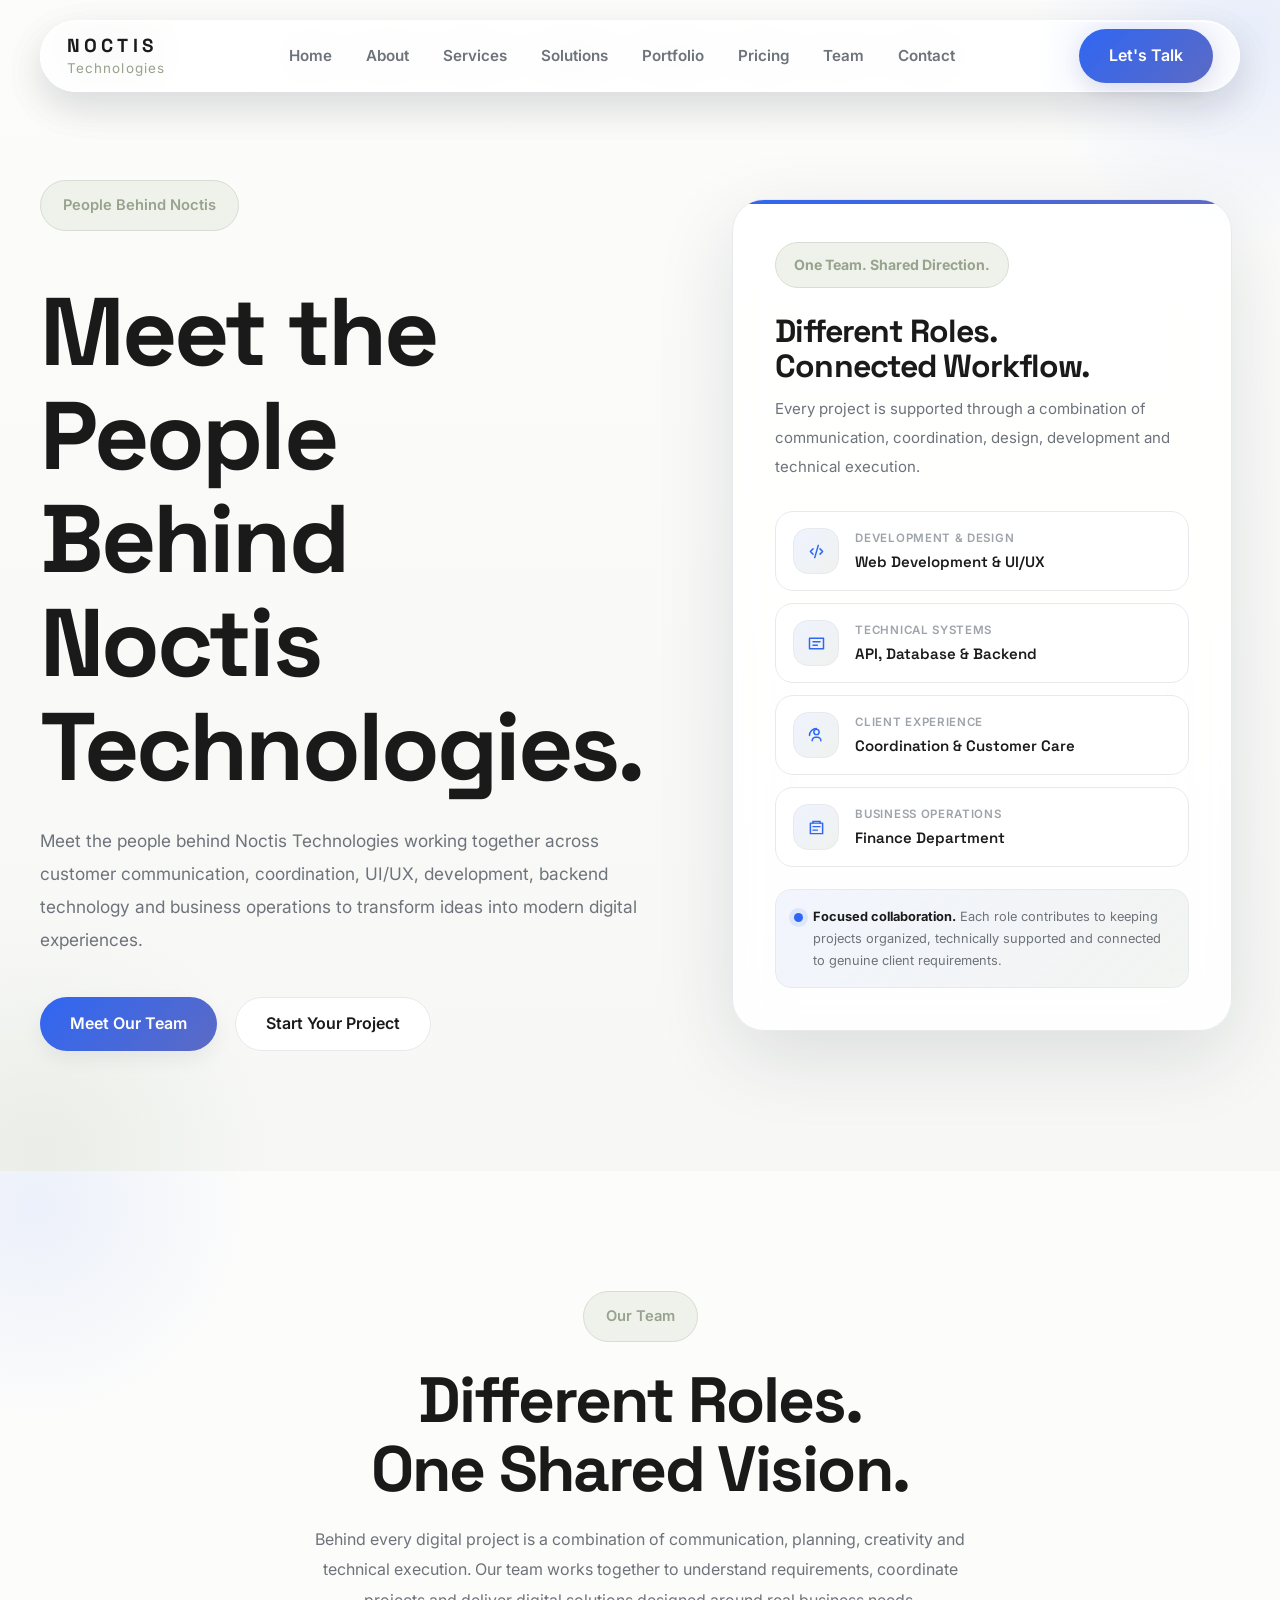
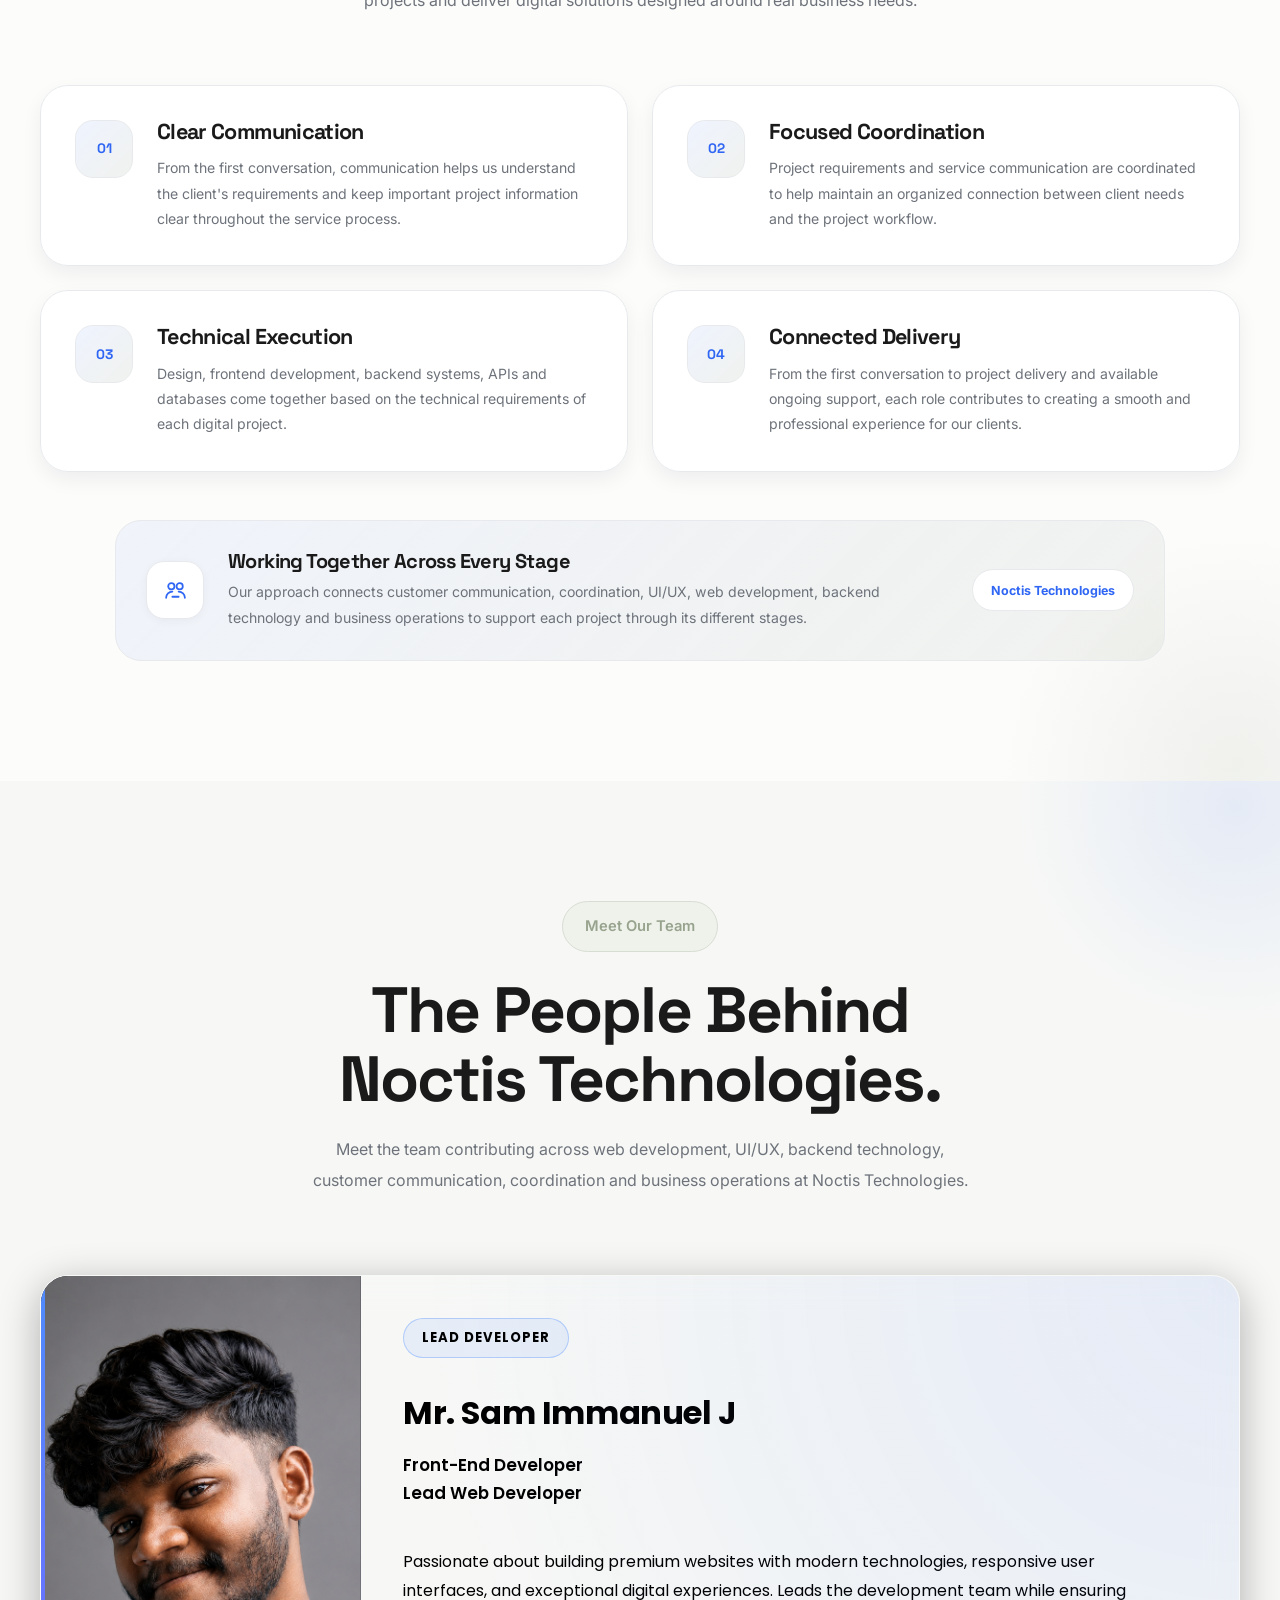
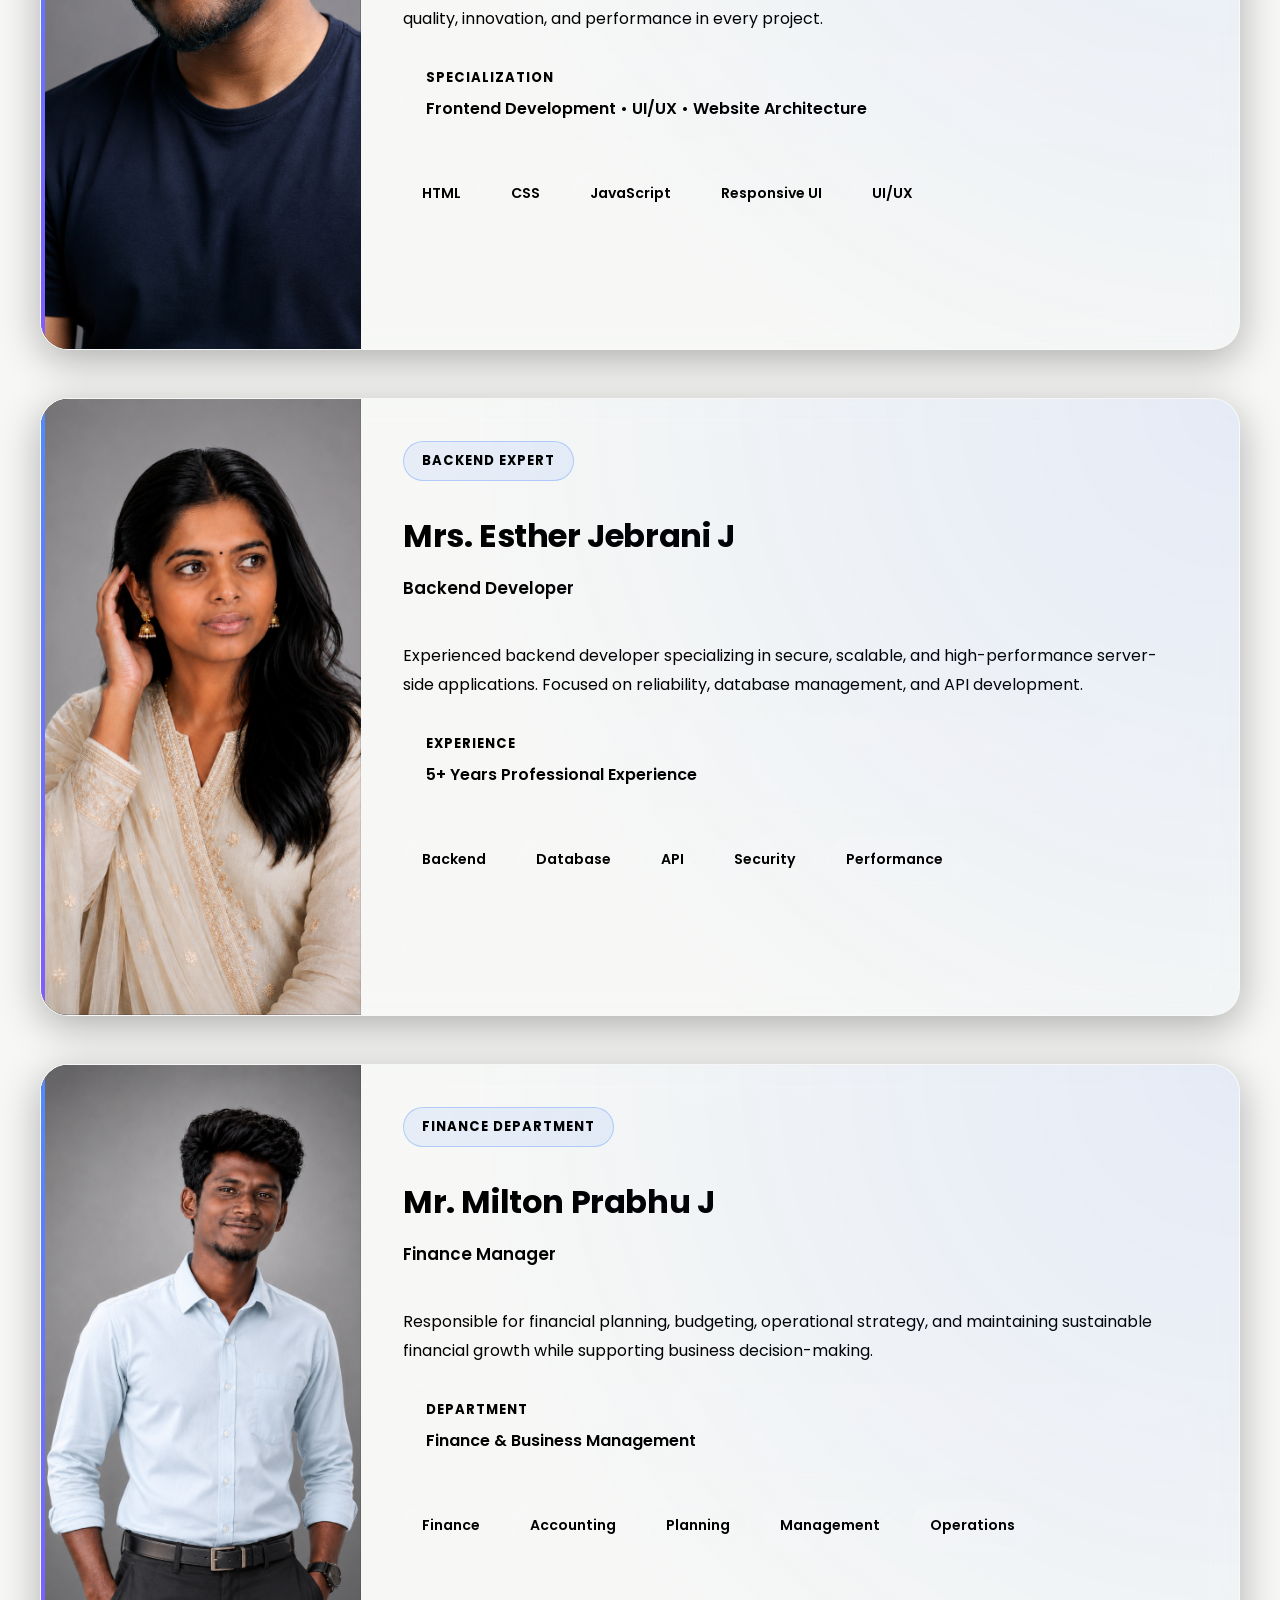
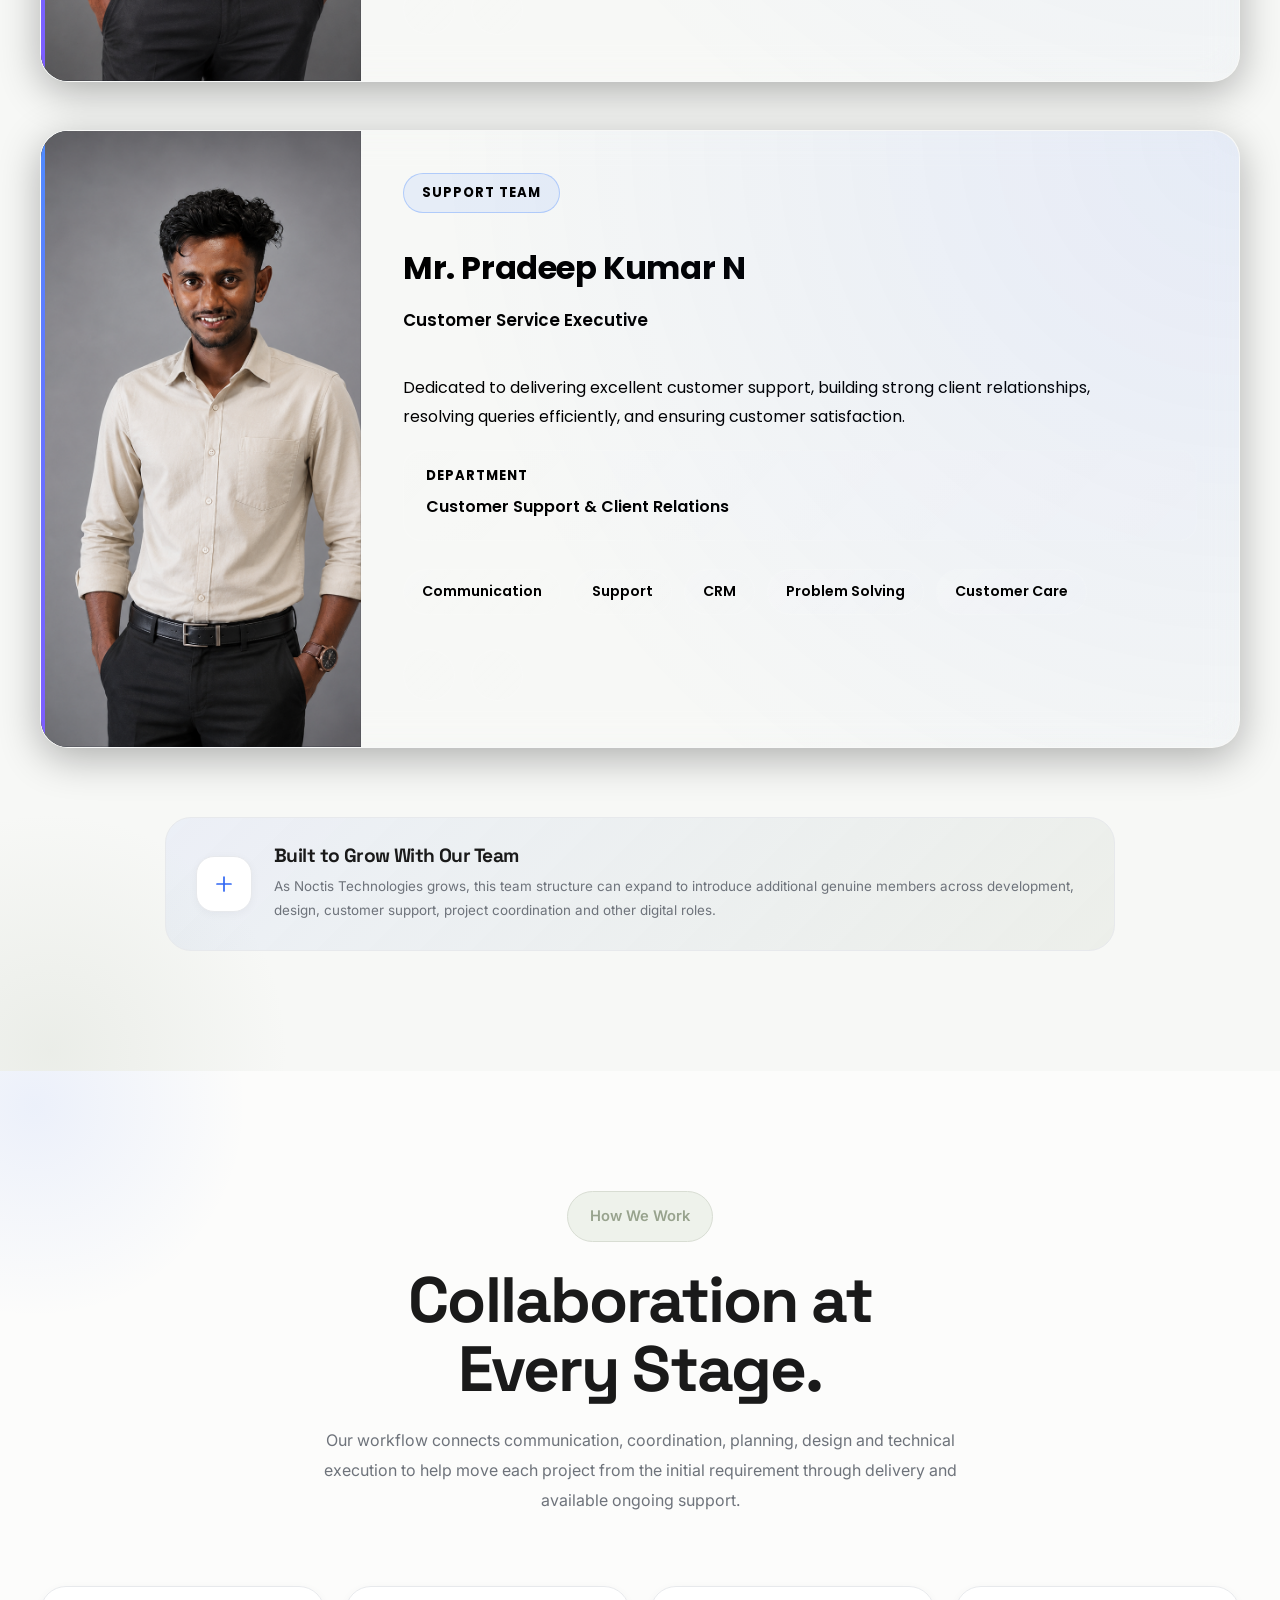
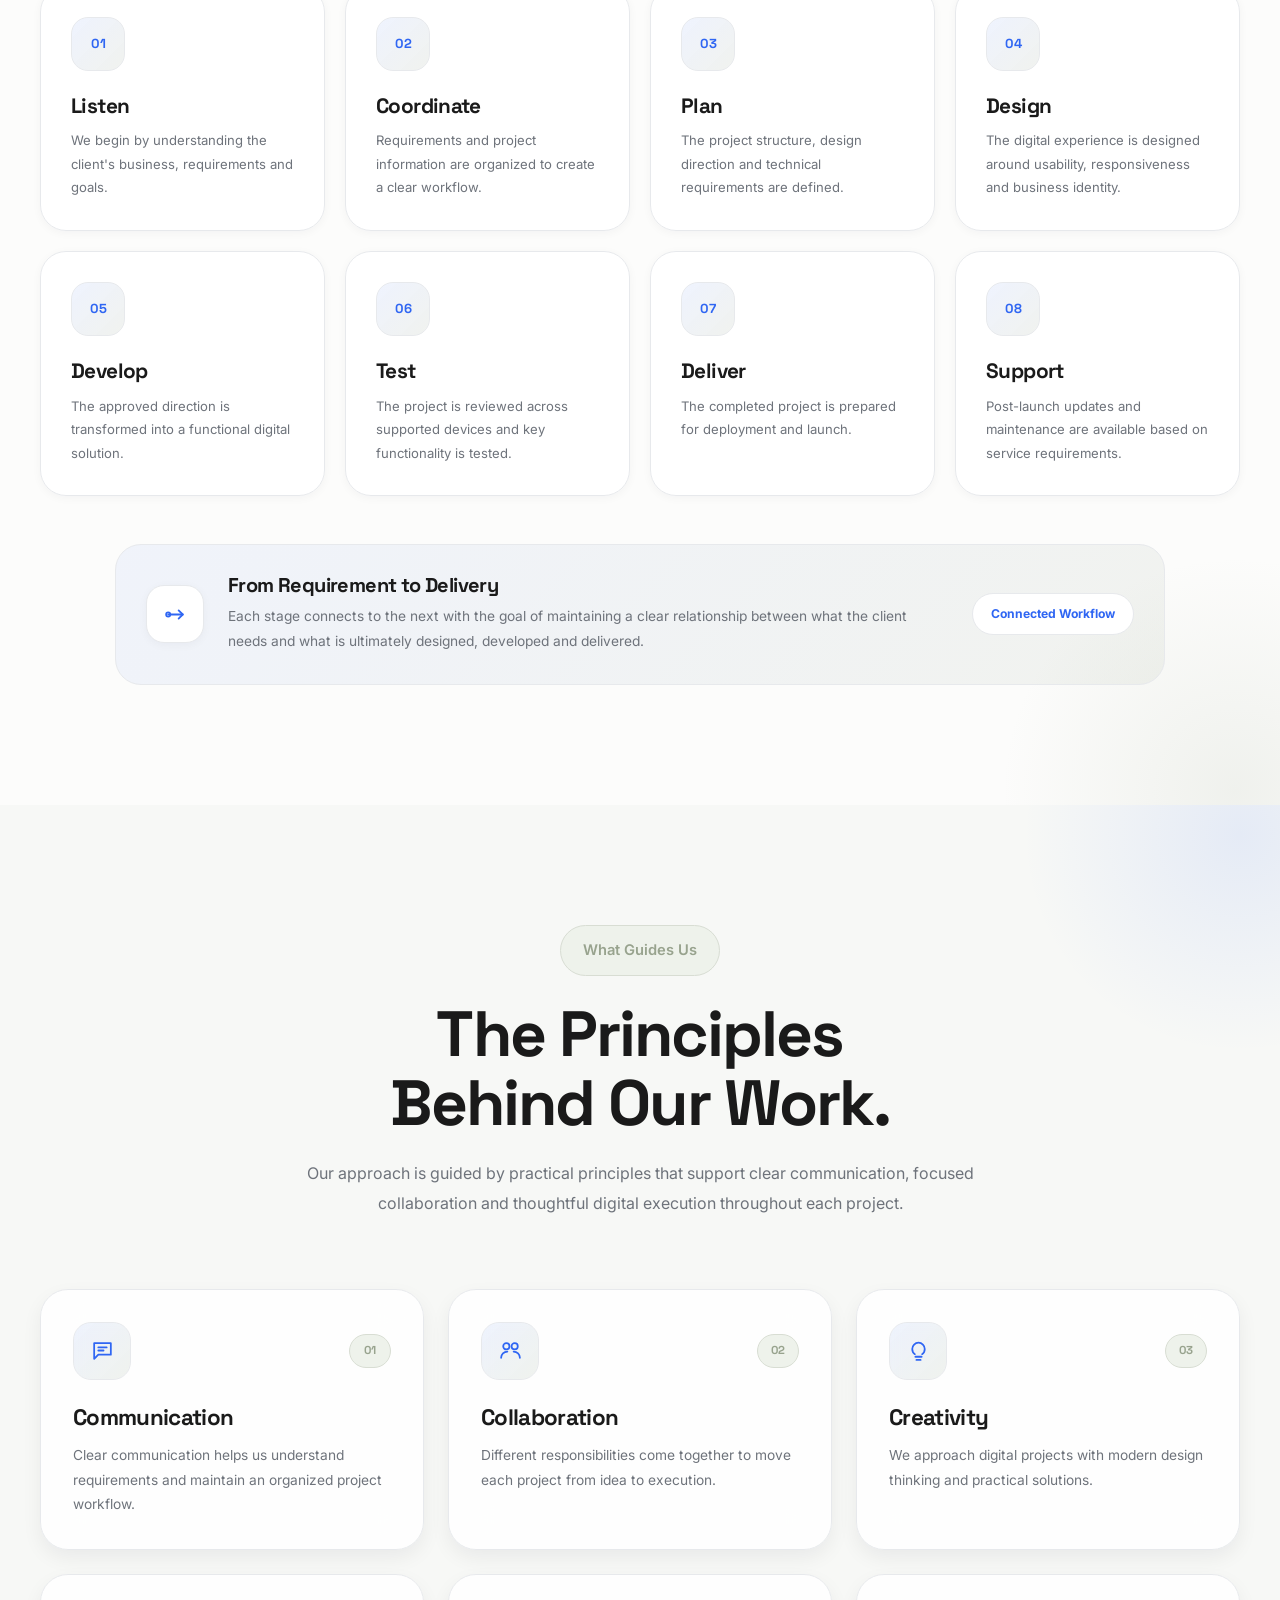
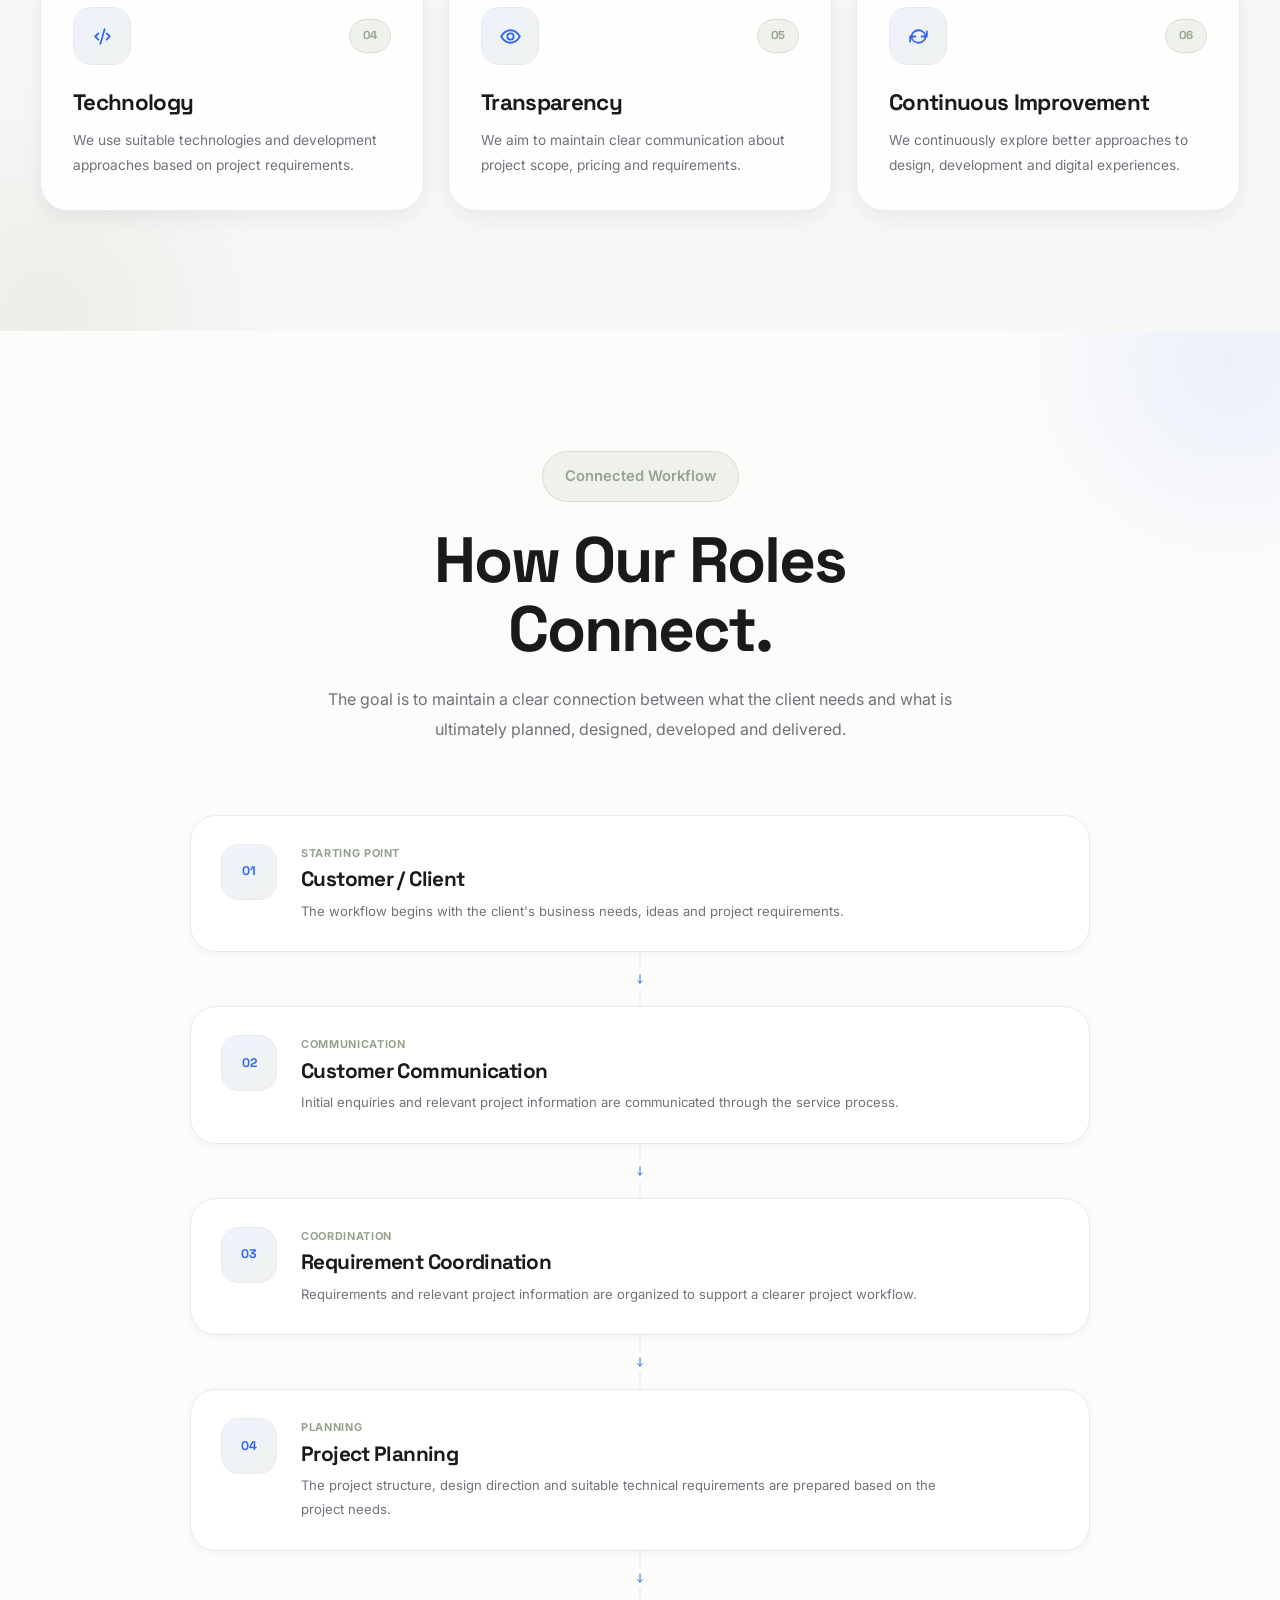
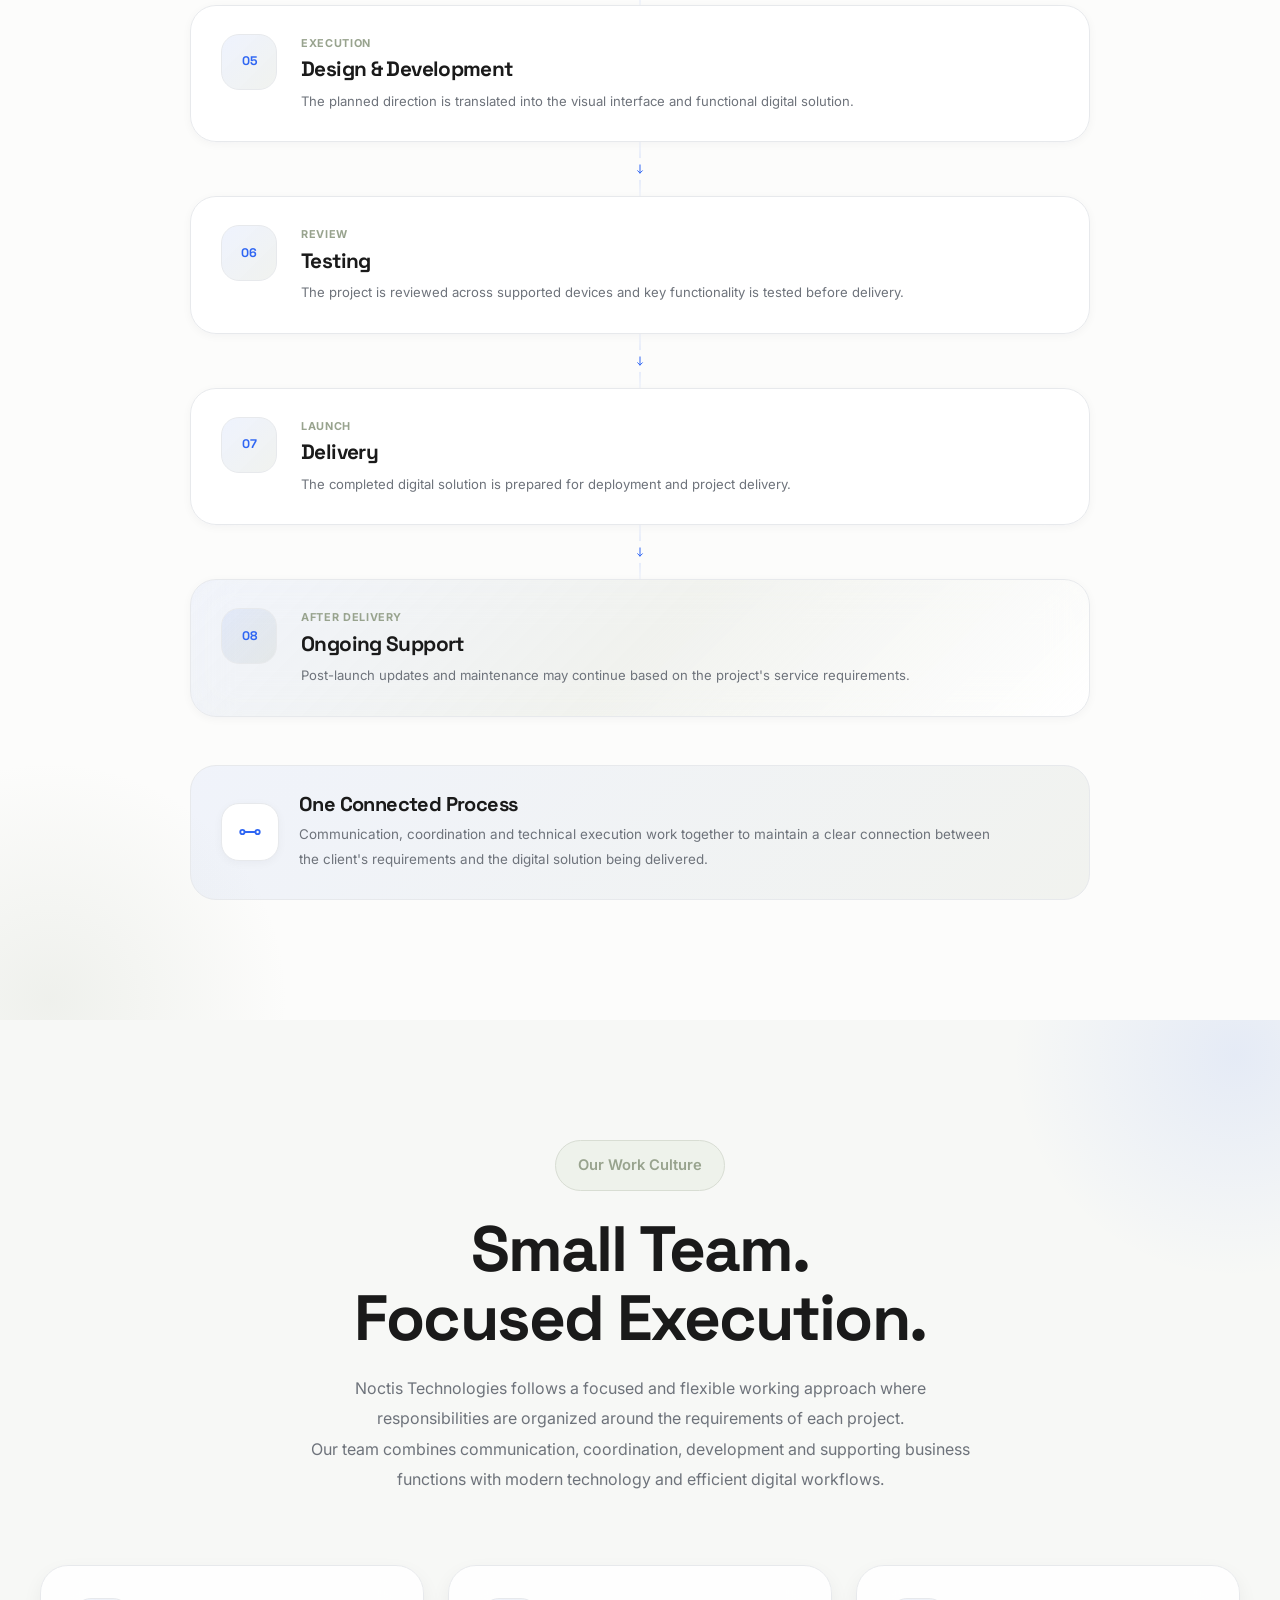
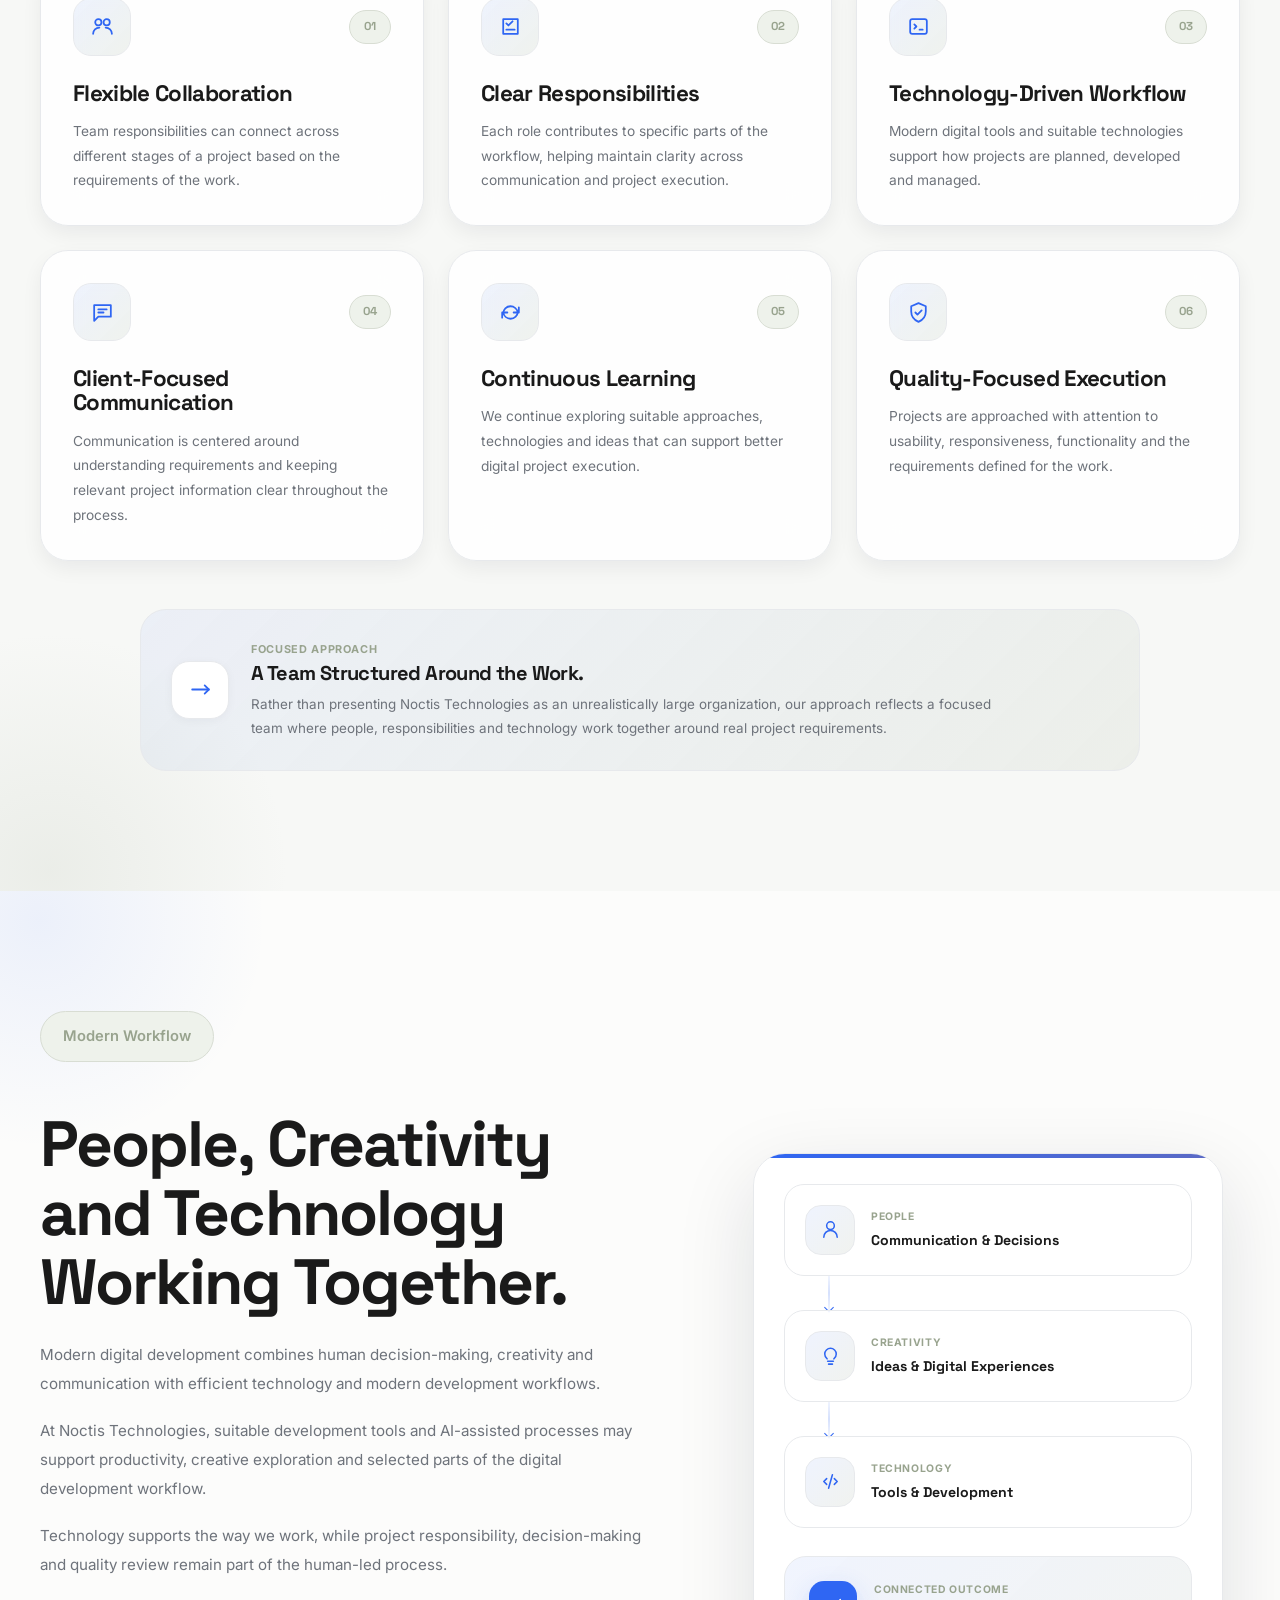
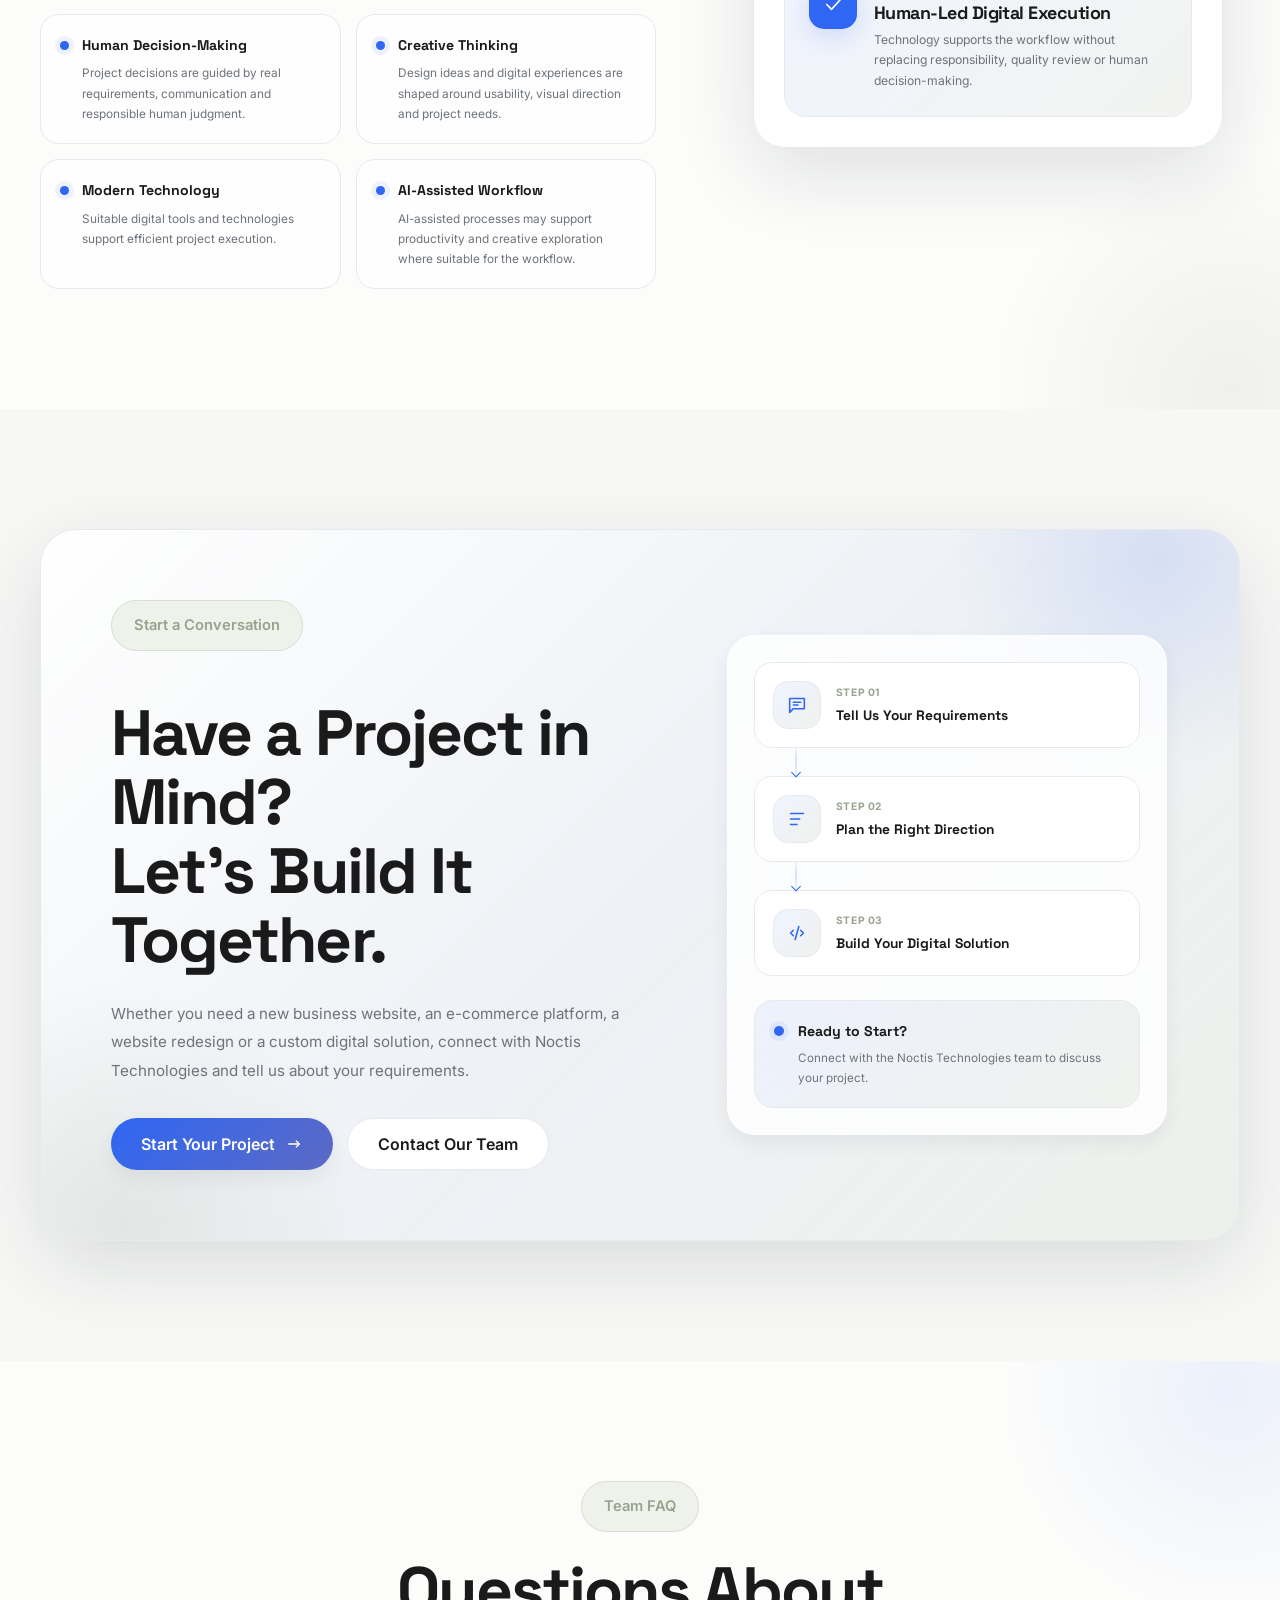
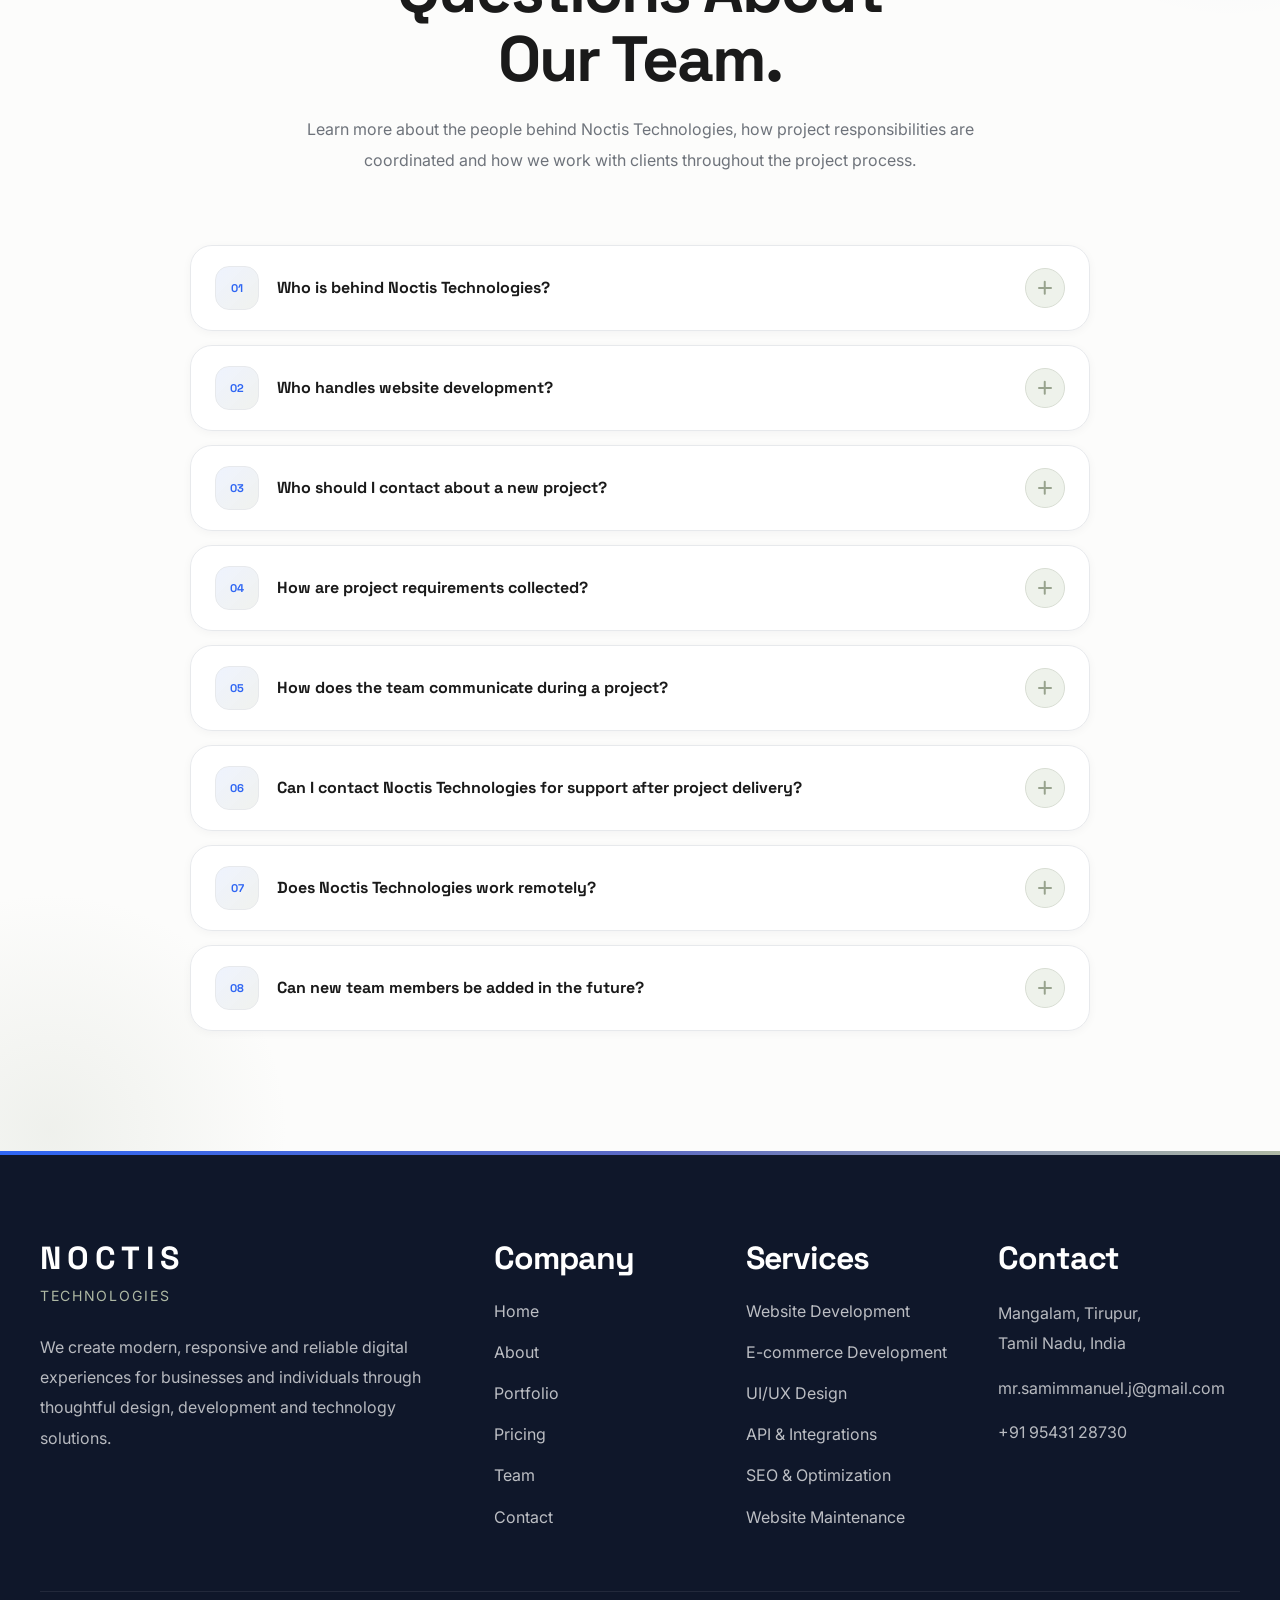
<file: team.html>
<!DOCTYPE html>
<lang="en">

<html>

    <!--==================================================
    BASIC META
    ==================================================-->

    <meta charset="UTF-8">

    <meta name="viewport"
          content="width=device-width, initial-scale=1.0">

    <meta http-equiv="X-UA-Compatible"
          content="IE=edge">

    <meta name="theme-color"
          content="#2F66F3">


    <!--==================================================
    SEO
    ==================================================-->

    <title>Team | Noctis Technologies</title>

    <meta name="description"
          content="Meet the people behind Noctis Technologies. Discover the team supporting web development, UI/UX, customer communication, project coordination, backend development, databases, APIs and finance.">

    <meta name="keywords"
          content="Noctis Technologies Team, Web Developer, UI UX, Backend Developer, API Developer, Database Developer, Customer Care, Project Coordination">

    <meta name="author"
          content="Noctis Technologies">

    <meta name="robots"
          content="index, follow">


    <!--==================================================
    OPEN GRAPH
    ==================================================-->

    <meta property="og:type"
          content="website">

    <meta property="og:title"
          content="Team | Noctis Technologies">

    <meta property="og:description"
          content="Meet the people behind Noctis Technologies — working together across development, design, coordination, customer communication and technology.">


    <!--==================================================
    GOOGLE FONTS
    ==================================================-->

    <link rel="preconnect"
          href="https://fonts.googleapis.com">

    <link rel="preconnect"
          href="https://fonts.gstatic.com"
          crossorigin>

    <link href="https://fonts.googleapis.com/css2?family=Inter:wght@300;400;500;600;700;800&family=Space+Grotesk:wght@400;500;600;700&display=swap"
          rel="stylesheet">

<link href="https://fonts.googleapis.com/css2?family=Inter:wght@400;500;600;700;800&family=Poppins:wght@400;500;600;700;800&display=swap" rel="stylesheet">


  <link rel="stylesheet" href="navigation.css">
    <link rel="stylesheet" href="footer.css">

    <!--==================================================
    FAVICON
    ==================================================-->

    <link rel="icon"
          type="image/svg+xml"
          href="favicon.svg">


    <!--==================================================
    CSS
    ==================================================-->

    <style>


/*==================================================
ROOT VARIABLES
==================================================*/

:root{

    /*==================================================
    BRAND COLORS
    ==================================================*/

    --primary:#2F66F3;
    --primary-light:#5A8CFF;
    --primary-dark:#214FCC;

    --secondary:#5C6AC4;


    /*==================================================
    ACCENT
    ==================================================*/

    --sage:#AEB8A4;
    --sage-dark:#98A38E;
    --sage-light:#D8DDD3;
    --sage-soft:#EEF2EB;


    /*==================================================
    BACKGROUND
    ==================================================*/

    --background:#FCFCFB;
    --section:#F7F8F6;
    --surface:#FFFFFF;
    --card:#FFFFFF;


    /*==================================================
    TEXT
    ==================================================*/

    --text:#1A1A1A;
    --text-light:#6E737B;
    --text-muted:#9EA3AA;


    /*==================================================
    STATUS
    ==================================================*/

    --success:#22C55E;
    --warning:#F59E0B;
    --danger:#EF4444;


    /*==================================================
    BORDER
    ==================================================*/

    --border:#E7E9EC;
    --divider:#F2F4F6;


    /*==================================================
    SHADOWS
    ==================================================*/

    --shadow-xs:0 2px 10px rgba(17,24,39,.04);

    --shadow-sm:0 8px 20px rgba(17,24,39,.06);

    --shadow:0 15px 40px rgba(17,24,39,.08);

    --shadow-lg:0 25px 80px rgba(17,24,39,.12);


    /*==================================================
    GLOW
    ==================================================*/

    --blue-glow:0 0 60px rgba(47,102,243,.18);

    --sage-glow:0 0 60px rgba(174,184,164,.20);


    /*==================================================
    GLASS
    ==================================================*/

    --glass:rgba(255,255,255,.72);

    --glass-border:rgba(255,255,255,.65);

    --blur:blur(22px);


    /*==================================================
    RADIUS
    ==================================================*/

    --radius-xs:12px;
    --radius-sm:18px;
    --radius:24px;
    --radius-lg:32px;
    --radius-xl:40px;


    /*==================================================
    SPACING
    ==================================================*/

    --space-1:8px;
    --space-2:16px;
    --space-3:24px;
    --space-4:32px;
    --space-5:48px;
    --space-6:64px;
    --space-7:96px;
    --space-8:120px;


    /*==================================================
    LAYOUT
    ==================================================*/

    --container:1320px;

    --header-height:90px;


    /*==================================================
    ANIMATION
    ==================================================*/

    --transition:.35s ease;

}


/*==================================================
GLOBAL CSS
==================================================*/


/*==================================================
RESET
==================================================*/

*,
*::before,
*::after{

    margin:0;

    padding:0;

    box-sizing:border-box;

}


html{

    font-size:16px;

    scroll-behavior:smooth;

    scroll-padding-top:var(--header-height);

}


body{

    font-family:"Inter",sans-serif;

    background:var(--background);

    color:var(--text);

    line-height:1.7;

    overflow-x:hidden;

    text-rendering:optimizeLegibility;

    -webkit-font-smoothing:antialiased;

    -moz-osx-font-smoothing:grayscale;

}


/*==================================================
TYPOGRAPHY
==================================================*/

h1,
h2,
h3,
h4,
h5,
h6{

    font-family:"Space Grotesk",sans-serif;

    font-weight:700;

    color:var(--text);

    line-height:1.08;

    letter-spacing:-.03em;

}


h1{

    font-size:clamp(3rem,8vw,6rem);

}


h2{

    font-size:clamp(2.3rem,5vw,4rem);

}


h3{

    font-size:clamp(1.45rem,3vw,2rem);

}


h4{

    font-size:1.15rem;

}


p{

    color:var(--text-light);

    font-size:1rem;

    line-height:1.9;

}


a{

    text-decoration:none;

    color:inherit;

    transition:var(--transition);

}


ul{

    list-style:none;

}


img{

    display:block;

    width:100%;

    height:auto;

}


button{

    border:none;

    outline:none;

    background:none;

    font:inherit;

    cursor:pointer;

}


input,
textarea,
select{

    border:none;

    outline:none;

    font:inherit;

}


/*==================================================
LAYOUT
==================================================*/

.container{

    width:min(92%,var(--container));

    margin-inline:auto;

}


section{

    position:relative;

    padding:120px 0;

}


/*==================================================
SECTION HEADING
==================================================*/

.section-heading{

    max-width:760px;

    margin:0 auto 70px;

    text-align:center;

}


.section-badge{

    display:inline-flex;

    align-items:center;

    justify-content:center;

    padding:12px 22px;

    margin-bottom:24px;

    border-radius:999px;

    background:var(--sage-soft);

    border:1px solid var(--sage-light);

    color:var(--sage-dark);

    font-size:.92rem;

    font-weight:600;

}


.section-heading h2{

    margin-bottom:20px;

}


.section-heading p{

    max-width:680px;

    margin:auto;

}


/*==================================================
BUTTONS
==================================================*/

.btn-primary{

    display:inline-flex;

    align-items:center;

    justify-content:center;

    min-height:54px;

    padding:0 30px;

    border-radius:999px;

    background:linear-gradient(
        135deg,
        var(--primary),
        var(--secondary)
    );

    color:#fff;

    font-weight:600;

    box-shadow:var(--shadow-sm);

    transition:var(--transition);

}


.btn-primary:hover{

    transform:translateY(-4px);

    box-shadow:var(--shadow-lg);

}


.btn-secondary{

    display:inline-flex;

    align-items:center;

    justify-content:center;

    min-height:54px;

    padding:0 30px;

    border-radius:999px;

    border:1px solid var(--border);

    background:#fff;

    color:var(--text);

    font-weight:600;

    transition:var(--transition);

}


.btn-secondary:hover{

    color:var(--primary);

    border-color:var(--primary);

    transform:translateY(-4px);

}


/*==================================================
SCROLLBAR
==================================================*/

::-webkit-scrollbar{

    width:10px;

}


::-webkit-scrollbar-track{

    background:var(--section);

}


::-webkit-scrollbar-thumb{

    background:linear-gradient(
        var(--primary),
        var(--sage)
    );

    border-radius:999px;

}


/*==================================================
TEXT SELECTION
==================================================*/

::selection{

    background:var(--primary);

    color:#fff;

}


/*==================================================
GLOBAL RESPONSIVE
==================================================*/

@media(max-width:992px){

    .container{

        width:94%;

    }

}


@media(max-width:768px){

    section{

        padding:90px 0;

    }

}


@media(max-width:480px){

    html{

        font-size:15px;

    }

    section{

        padding:75px 0;

    }

    .section-heading{

        margin-bottom:50px;

    }

}
      /*==================================================
HEADER
==================================================*/

.header{

    position:fixed;

    top:0;

    left:0;

    width:100%;

    z-index:1000;

    padding:20px 0;

    transition:all .35s ease;

}


.header.scrolled{

    padding:14px 0;

}


.navbar{

    display:flex;

    align-items:center;

    justify-content:space-between;

    gap:40px;

    height:72px;

    padding:0 26px;

    background:rgba(255,255,255,.78);

    backdrop-filter:blur(24px);

    -webkit-backdrop-filter:blur(24px);

    border:1px solid rgba(255,255,255,.65);

    border-radius:999px;

    box-shadow:
    var(--shadow),
    inset 0 1px rgba(255,255,255,.9);

}


/*==================================================
LOGO / BRAND
==================================================*/

.brand{

    display:flex;

    align-items:center;

    gap:14px;

    flex-shrink:0;

}


.brand img{

    width:48px;

    height:48px;

    object-fit:contain;

}


.brand-text{

    display:flex;

    flex-direction:column;

    line-height:1;

}


.brand-title{

    font-family:"Space Grotesk",sans-serif;

    font-size:1.18rem;

    font-weight:700;

    letter-spacing:.22em;

    text-transform:uppercase;

}


.brand-subtitle{

    margin-top:6px;

    font-size:.84rem;

    color:var(--sage-dark);

    letter-spacing:.08em;

}


/*==================================================
DESKTOP NAVIGATION
==================================================*/

.nav-links{

    display:flex;

    align-items:center;

    gap:34px;

}


.nav-links li{

    list-style:none;

}


.nav-links a{

    position:relative;

    font-size:.95rem;

    font-weight:600;

    color:var(--text-light);

    transition:.35s;

}


.nav-links a:hover,
.nav-links a.active{

    color:var(--primary);

}


.nav-links a::after{

    content:"";

    position:absolute;

    left:0;

    bottom:-8px;

    width:0;

    height:2px;

    border-radius:999px;

    background:linear-gradient(
        90deg,
        var(--primary),
        var(--sage)
    );

    transition:.35s;

}


.nav-links a:hover::after,
.nav-links a.active::after{

    width:100%;

}


/*==================================================
RIGHT AREA
==================================================*/

.nav-right{

    display:flex;

    align-items:center;

    gap:16px;

}


/*==================================================
MENU TOGGLE
==================================================*/

.menu-toggle{

    display:none;

    width:52px;

    height:52px;

    align-items:center;

    justify-content:center;

    flex-shrink:0;

    border-radius:50%;

    background:#fff;

    color:var(--text);

    border:1px solid var(--border);

    box-shadow:var(--shadow-xs);

    transition:.35s;

}


.menu-toggle:hover{

    transform:scale(1.05);

    border-color:var(--primary);

    color:var(--primary);

}


/*==================================================
PREMIUM MOBILE MENU
==================================================*/

.mobile-menu{

    position:fixed;

    inset:0;

    width:100%;

    height:100vh;

    height:100dvh;

    background:rgba(252,252,251,.98);

    backdrop-filter:blur(28px);

    -webkit-backdrop-filter:blur(28px);

    transform:translateX(100%);

    transition:.45s ease;

    z-index:9999;

    overflow-y:auto;

    padding:100px 30px 40px;

}


.mobile-menu.active{

    transform:translateX(0);

}


.mobile-menu nav{

    display:flex;

    flex-direction:column;

    max-width:700px;

    margin:auto;

}


.mobile-menu nav a{

    display:flex;

    align-items:center;

    justify-content:space-between;

    padding:22px 0;

    font-family:"Space Grotesk",sans-serif;

    font-size:1.25rem;

    font-weight:600;

    color:var(--text);

    border-bottom:1px solid var(--divider);

    transition:.3s;

}


.mobile-menu nav a:hover{

    color:var(--primary);

    padding-left:10px;

}


.mobile-menu nav a.active{

    color:var(--primary);

}


.mobile-menu .btn-primary{

    margin-top:34px;

    width:100%;

    border-bottom:none;

    color:#fff;

}


.mobile-menu .btn-primary:hover{

    color:#fff;

    padding-left:0;

}


/*==================================================
SCROLL PROGRESS
==================================================*/

.scroll-progress{

    position:fixed;

    top:0;

    left:0;

    width:0;

    height:3px;

    background:linear-gradient(
        90deg,
        var(--primary),
        var(--secondary)
    );

    z-index:10001;

}


/*==================================================
HEADER RESPONSIVE
==================================================*/

@media(max-width:1100px){

    .nav-links{

        display:none;

    }


    .menu-toggle{

        display:flex;

    }


    .nav-right .btn-primary{

        display:none;

    }

}


@media(max-width:768px){

    .header{

        padding:14px 0;

    }


    .navbar{

        height:66px;

        padding:0 18px;

        border-radius:24px;

    }


    .brand-title{

        font-size:1.05rem;

    }


    .brand-subtitle{

        font-size:.78rem;

    }


    .mobile-menu{

        padding:90px 24px 30px;

    }

}


@media(max-width:480px){

    .navbar{

        padding:0 14px;

    }


    .mobile-menu nav a{

        font-size:1.15rem;

        padding:18px 0;

    }


    .menu-toggle{

        width:48px;

        height:48px;

    }

}


@media(max-width:360px){

    .brand-title{

        font-size:.95rem;

        letter-spacing:.18em;

    }


    .brand-subtitle{

        font-size:.72rem;

    }


    .menu-toggle{

        width:44px;

        height:44px;

    }

      }
      /*==================================================
TEAM HERO
==================================================*/

.team-hero{

    position:relative;

    overflow:hidden;

    padding:180px 0 120px;

    background:linear-gradient(
        180deg,
        var(--background),
        var(--section)
    );

}


.team-hero::before{

    content:"";

    position:absolute;

    top:-180px;

    right:-180px;

    width:430px;

    height:430px;

    border-radius:50%;

    background:radial-gradient(
        rgba(47,102,243,.10),
        transparent 70%
    );

}


.team-hero::after{

    content:"";

    position:absolute;

    bottom:-220px;

    left:-200px;

    width:480px;

    height:480px;

    border-radius:50%;

    background:radial-gradient(
        rgba(174,184,164,.18),
        transparent 70%
    );

}


/*==================================================
TEAM HERO LAYOUT
==================================================*/

.team-hero-wrapper{

    display:grid;

    grid-template-columns:1.08fr .92fr;

    gap:80px;

    align-items:center;

    position:relative;

    z-index:2;

}


/*==================================================
TEAM HERO CONTENT
==================================================*/

.team-hero-content h1{

    margin:26px 0;

}


.team-hero-content p{

    max-width:680px;

    margin-bottom:40px;

    font-size:1.08rem;

}


.team-hero-buttons{

    display:flex;

    flex-wrap:wrap;

    gap:18px;

}


/*==================================================
TEAM HERO VISUAL
==================================================*/

.team-hero-visual{

    display:flex;

    justify-content:center;

}


/*==================================================
TEAM VISUAL CARD
==================================================*/

.team-visual-card{

    position:relative;

    width:100%;

    max-width:500px;

    padding:42px;

    border-radius:32px;

    background:rgba(255,255,255,.84);

    backdrop-filter:blur(24px);

    -webkit-backdrop-filter:blur(24px);

    border:1px solid var(--border);

    box-shadow:var(--shadow-lg);

    overflow:hidden;

}


.team-visual-card::before{

    content:"";

    position:absolute;

    top:0;

    left:0;

    width:100%;

    height:4px;

    background:linear-gradient(
        90deg,
        var(--primary),
        var(--secondary)
    );

}


/*==================================================
TEAM VISUAL CARD HEADER
==================================================*/

.team-card-badge{

    display:inline-flex;

    align-items:center;

    padding:10px 18px;

    margin-bottom:26px;

    border-radius:999px;

    background:var(--sage-soft);

    border:1px solid var(--sage-light);

    color:var(--sage-dark);

    font-size:.88rem;

    font-weight:700;

}


.team-visual-card h3{

    margin-bottom:12px;

}


.team-visual-card > p{

    margin-bottom:30px;

    font-size:.94rem;

}


/*==================================================
TEAM ROLE FLOW
==================================================*/

.team-role-flow{

    display:grid;

    gap:12px;

}


/*==================================================
TEAM ROLE ITEM
==================================================*/

.team-role-item{

    display:grid;

    grid-template-columns:auto 1fr;

    gap:16px;

    align-items:center;

    padding:16px 17px;

    border-radius:18px;

    background:#fff;

    border:1px solid var(--border);

    transition:var(--transition);

}


.team-role-item:hover{

    transform:translateX(5px);

    border-color:rgba(47,102,243,.20);

    box-shadow:var(--shadow-xs);

}


/*==================================================
TEAM ROLE ICON
==================================================*/

.team-role-icon{

    display:flex;

    align-items:center;

    justify-content:center;

    flex-shrink:0;

    width:46px;

    height:46px;

    border-radius:15px;

    background:linear-gradient(
        135deg,
        rgba(47,102,243,.08),
        rgba(174,184,164,.18)
    );

    border:1px solid var(--border);

    color:var(--primary);

}


.team-role-icon svg{

    width:21px;

    height:21px;

    stroke:currentColor;

}


/*==================================================
TEAM ROLE CONTENT
==================================================*/

.team-role-content{

    min-width:0;

}


.team-role-content span{

    display:block;

    margin-bottom:2px;

    color:var(--text-muted);

    font-size:.72rem;

    font-weight:600;

    text-transform:uppercase;

    letter-spacing:.06em;

}


.team-role-content strong{

    display:block;

    color:var(--text);

    font-family:"Space Grotesk",sans-serif;

    font-size:.94rem;

    font-weight:600;

    line-height:1.5;

}


/*==================================================
TEAM HERO NOTE
==================================================*/

.team-hero-note{

    display:flex;

    align-items:flex-start;

    gap:10px;

    margin-top:22px;

    padding:16px 18px;

    border-radius:16px;

    background:linear-gradient(
        135deg,
        rgba(47,102,243,.06),
        rgba(174,184,164,.14)
    );

    border:1px solid var(--border);

}


.team-hero-note-dot{

    flex:0 0 9px;

    width:9px;

    height:9px;

    margin-top:7px;

    border-radius:50%;

    background:var(--primary);

    box-shadow:0 0 0 5px rgba(47,102,243,.10);

}


.team-hero-note p{

    margin:0;

    font-size:.8rem;

    line-height:1.7;

}


.team-hero-note strong{

    color:var(--text);

}


/*==================================================
TEAM HERO RESPONSIVE
==================================================*/

@media(max-width:992px){

    .team-hero-wrapper{

        grid-template-columns:1fr;

        gap:60px;

        text-align:center;

    }


    .team-hero-content p{

        margin:0 auto 36px;

    }


    .team-hero-buttons{

        justify-content:center;

    }


    .team-hero-visual{

        margin-top:10px;

    }


    .team-visual-card{

        text-align:left;

    }

}


@media(max-width:768px){

    .team-hero{

        padding:150px 0 90px;

    }


    .team-hero-wrapper{

        gap:45px;

    }


    .team-visual-card{

        padding:32px;

    }

}


@media(max-width:480px){

    .team-hero{

        padding:130px 0 75px;

    }


    .team-hero-content h1{

    font-size:clamp(2.3rem,8vw,4.2rem);

    line-height:1.1;

    letter-spacing:-1px;

    font-weight:800;

    max-width:100%;

    word-break:normal;

    overflow-wrap:break-word;
      }


    .team-hero-buttons{

        flex-direction:column;

    }


    .team-hero-buttons .btn-primary,
    .team-hero-buttons .btn-secondary{

        width:100%;

    }


    .team-visual-card{

        padding:24px;

        border-radius:24px;

    }


    .team-role-item{

        padding:15px;

        gap:13px;

    }


    .team-role-icon{

        width:42px;

        height:42px;

        border-radius:13px;

    }


    .team-role-icon svg{

        width:19px;

        height:19px;

    }

}


@media(max-width:380px){

    .team-role-item{

        grid-template-columns:1fr;

        align-items:flex-start;

    }


    .team-hero-note{

        padding:15px;

    }

}


@media(max-width:360px){

    .team-visual-card{

        padding:20px;

    }

  }
      /*==================================================
TEAM INTRODUCTION
==================================================*/

.team-introduction{

    position:relative;

    overflow:hidden;

    background:var(--background);

}


.team-introduction::before{

    content:"";

    position:absolute;

    top:-180px;

    left:-180px;

    width:430px;

    height:430px;

    border-radius:50%;

    background:radial-gradient(
        rgba(47,102,243,.08),
        transparent 70%
    );

}


.team-introduction::after{

    content:"";

    position:absolute;

    bottom:-220px;

    right:-190px;

    width:470px;

    height:470px;

    border-radius:50%;

    background:radial-gradient(
        rgba(174,184,164,.16),
        transparent 70%
    );

}


/*==================================================
TEAM INTRODUCTION WRAPPER
==================================================*/

.team-introduction-wrapper{

    position:relative;

    z-index:2;

}


/*==================================================
TEAM INTRODUCTION GRID
==================================================*/

.team-introduction-grid{

    display:grid;

    grid-template-columns:repeat(2,minmax(0,1fr));

    gap:24px;

}


/*==================================================
TEAM INTRO CARD
==================================================*/

.team-intro-card{

    position:relative;

    display:grid;

    grid-template-columns:auto 1fr;

    gap:24px;

    align-items:flex-start;

    min-width:0;

    padding:34px;

    border-radius:28px;

    background:rgba(255,255,255,.86);

    backdrop-filter:blur(22px);

    -webkit-backdrop-filter:blur(22px);

    border:1px solid var(--border);

    box-shadow:var(--shadow-sm);

    overflow:hidden;

    transition:.4s ease;

}


.team-intro-card::before{

    content:"";

    position:absolute;

    top:0;

    left:0;

    width:100%;

    height:3px;

    background:linear-gradient(
        90deg,
        var(--primary),
        var(--secondary)
    );

    transform:scaleX(0);

    transform-origin:left;

    transition:.4s ease;

}


.team-intro-card:hover{

    transform:translateY(-7px);

    border-color:rgba(47,102,243,.18);

    box-shadow:var(--shadow-lg);

}


.team-intro-card:hover::before{

    transform:scaleX(1);

}


/*==================================================
TEAM INTRO NUMBER
==================================================*/

.team-intro-number{

    display:flex;

    align-items:center;

    justify-content:center;

    flex:0 0 58px;

    width:58px;

    height:58px;

    border-radius:18px;

    background:linear-gradient(
        135deg,
        rgba(47,102,243,.08),
        rgba(174,184,164,.18)
    );

    border:1px solid var(--border);

    color:var(--primary);

    font-family:"Space Grotesk",sans-serif;

    font-size:.86rem;

    font-weight:700;

    transition:.35s ease;

}


.team-intro-card:hover .team-intro-number{

    background:var(--primary);

    border-color:var(--primary);

    color:#fff;

    transform:scale(1.05);

}


/*==================================================
TEAM INTRO CONTENT
==================================================*/

.team-intro-content{

    min-width:0;

}


.team-intro-content h3{

    margin-bottom:12px;

    font-size:1.35rem;

}


.team-intro-content p{

    margin:0;

    font-size:.88rem;

    line-height:1.8;

}


/*==================================================
TEAM INTRODUCTION MESSAGE
==================================================*/

.team-introduction-message{

    display:grid;

    grid-template-columns:auto 1fr auto;

    gap:24px;

    align-items:center;

    max-width:1050px;

    margin:48px auto 0;

    padding:30px;

    border-radius:26px;

    background:linear-gradient(
        135deg,
        rgba(47,102,243,.06),
        rgba(174,184,164,.14)
    );

    border:1px solid var(--border);

}


/*==================================================
INTRODUCTION MESSAGE ICON
==================================================*/

.team-introduction-message-icon{

    display:flex;

    align-items:center;

    justify-content:center;

    flex-shrink:0;

    width:58px;

    height:58px;

    border-radius:18px;

    background:#fff;

    border:1px solid var(--border);

    box-shadow:var(--shadow-xs);

    color:var(--primary);

}


.team-introduction-message-icon svg{

    width:25px;

    height:25px;

    stroke:currentColor;

}


/*==================================================
INTRODUCTION MESSAGE CONTENT
==================================================*/

.team-introduction-message-content{

    min-width:0;

}


.team-introduction-message-content h3{

    margin-bottom:7px;

    font-size:1.25rem;

}


.team-introduction-message-content p{

    margin:0;

    font-size:.88rem;

    line-height:1.8;

}


/*==================================================
INTRODUCTION MESSAGE LABEL
==================================================*/

.team-introduction-label{

    display:inline-flex;

    align-items:center;

    justify-content:center;

    flex-shrink:0;

    min-height:42px;

    padding:0 18px;

    border-radius:999px;

    background:#fff;

    border:1px solid var(--border);

    color:var(--primary);

    font-size:.78rem;

    font-weight:700;

    white-space:nowrap;

}


/*==================================================
TEAM INTRODUCTION RESPONSIVE
==================================================*/

@media(max-width:992px){

    .team-introduction-grid{

        gap:20px;

    }


    .team-intro-card{

        padding:28px;

        gap:20px;

    }

}


@media(max-width:850px){

    .team-introduction-grid{

        grid-template-columns:1fr;

    }

}


@media(max-width:768px){

    .team-introduction-message{

        grid-template-columns:auto 1fr;

    }


    .team-introduction-label{

        grid-column:1 / -1;

        width:max-content;

        margin-left:82px;

    }

}


@media(max-width:550px){

    .team-intro-card{

        padding:24px;

        border-radius:24px;

    }


    .team-intro-number{

        width:52px;

        height:52px;

        flex-basis:52px;

        border-radius:16px;

    }


    .team-intro-content h3{

        font-size:1.25rem;

    }

}


@media(max-width:480px){

    .team-introduction-grid{

        gap:16px;

    }


    .team-intro-card{

        grid-template-columns:1fr;

        gap:18px;

        padding:22px;

        border-radius:22px;

    }


    .team-intro-number{

        width:48px;

        height:48px;

        flex-basis:48px;

        border-radius:15px;

    }


    .team-introduction-message{

        grid-template-columns:1fr;

        gap:17px;

        margin-top:35px;

        padding:22px;

        border-radius:22px;

    }


    .team-introduction-label{

        grid-column:auto;

        width:100%;

        margin-left:0;

        white-space:normal;

        text-align:center;

    }


    .team-introduction-message-icon{

        width:52px;

        height:52px;

        border-radius:16px;

    }

}


@media(max-width:380px){

    .team-intro-card{

        padding:20px;

    }


    .team-intro-content h3{

        font-size:1.18rem;

    }


    .team-intro-content p,
    .team-introduction-message-content p{

        font-size:.84rem;

    }

}


@media(max-width:360px){

    .team-intro-card,
    .team-introduction-message{

        padding:18px;

    }


    .team-intro-number{

        width:46px;

        height:46px;

        flex-basis:46px;

        border-radius:14px;

    }

       }
      /*==================================================
CORE TEAM
==================================================*/

.core-team{

    position:relative;

    overflow:hidden;

    background:var(--section);

}


.core-team::before{

    content:"";

    position:absolute;

    top:-200px;

    right:-180px;

    width:450px;

    height:450px;

    border-radius:50%;

    background:radial-gradient(
        rgba(47,102,243,.09),
        transparent 70%
    );

}


.core-team::after{

    content:"";

    position:absolute;

    bottom:-220px;

    left:-190px;

    width:480px;

    height:480px;

    border-radius:50%;

    background:radial-gradient(
        rgba(174,184,164,.17),
        transparent 70%
    );

}


/*==================================================
CORE TEAM WRAPPER
==================================================*/

.core-team-wrapper{

    position:relative;

    z-index:2;

}


/*==================================================
TEAM MEMBERS GRID
==================================================*/

.team-members-grid{

    display:grid;

    grid-template-columns:repeat(2,minmax(0,1fr));

    gap:30px;

    align-items:stretch;

}


/*==================================================
TEAM MEMBER CARD
==================================================*/

.team-member-card{

    position:relative;

    display:grid;

    grid-template-columns:minmax(190px,.72fr) minmax(0,1.28fr);

    min-width:0;

    border-radius:30px;

    background:rgba(255,255,255,.88);

    backdrop-filter:blur(22px);

    -webkit-backdrop-filter:blur(22px);

    border:1px solid var(--border);

    box-shadow:var(--shadow-sm);

    overflow:hidden;

    transition:.4s ease;

}


.team-member-card::before{

    content:"";

    position:absolute;

    top:0;

    left:0;

    width:100%;

    height:3px;

    background:linear-gradient(
        90deg,
        var(--primary),
        var(--secondary)
    );

    transform:scaleX(0);

    transform-origin:left;

    transition:.4s ease;

    z-index:4;

}


.team-member-card:hover{

    transform:translateY(-8px);

    border-color:rgba(47,102,243,.18);

    box-shadow:var(--shadow-lg);

}


.team-member-card:hover::before{

    transform:scaleX(1);

}


/*==================================================
TEAM MEMBER IMAGE AREA
==================================================*/

.team-member-image{

    position:relative;

    min-width:0;

    min-height:100%;

    overflow:hidden;

    background:linear-gradient(
        145deg,
        rgba(47,102,243,.06),
        rgba(174,184,164,.18)
    );

}


/*==================================================
REAL PROFILE IMAGE SUPPORT
==================================================*/

.team-member-image > img{

    width:100%;

    height:100%;

    min-height:100%;

    aspect-ratio:4 / 5;

    object-fit:cover;

    object-position:center;

    transition:transform .6s ease;

}


.team-member-card:hover
.team-member-image > img{

    transform:scale(1.045);

}


/*==================================================
PROFILE PLACEHOLDER
==================================================*/

.profile-placeholder{

    display:flex;

    flex-direction:column;

    align-items:center;

    justify-content:center;

    gap:16px;

    width:100%;

    height:100%;

    min-height:390px;

    aspect-ratio:4 / 5;

    padding:30px;

    text-align:center;

    color:var(--text-muted);

    background:linear-gradient(
        145deg,
        rgba(255,255,255,.50),
        rgba(174,184,164,.14)
    );

    transition:.5s ease;

}


.team-member-card:hover
.profile-placeholder{

    transform:scale(1.025);

}


/*==================================================
PROFILE PLACEHOLDER ICON
==================================================*/

.profile-placeholder-icon{

    display:flex;

    align-items:center;

    justify-content:center;

    width:82px;

    height:82px;

    border-radius:50%;

    background:rgba(255,255,255,.82);

    border:1px solid var(--border);

    box-shadow:var(--shadow-xs);

    color:var(--sage-dark);

}


.profile-placeholder-icon svg{

    width:38px;

    height:38px;

    stroke:currentColor;

}


.profile-placeholder > span{

    font-size:.76rem;

    font-weight:600;

    letter-spacing:.04em;

}


/*==================================================
TEAM MEMBER ROLE LABEL
==================================================*/

.team-member-role-label{

    position:absolute;

    left:18px;

    bottom:18px;

    max-width:calc(100% - 36px);

    padding:8px 13px;

    border-radius:999px;

    background:rgba(255,255,255,.90);

    backdrop-filter:blur(12px);

    -webkit-backdrop-filter:blur(12px);

    border:1px solid rgba(255,255,255,.80);

    box-shadow:var(--shadow-xs);

    color:var(--primary);

    font-size:.68rem;

    font-weight:700;

    line-height:1.4;

    text-align:center;

}


/*==================================================
TEAM MEMBER CONTENT
==================================================*/

.team-member-content{

    display:flex;

    flex-direction:column;

    min-width:0;

    padding:34px;

}


/*==================================================
TEAM MEMBER HEADING
==================================================*/

.team-member-heading{

    margin-bottom:8px;

}


.team-member-heading h3{

    margin-bottom:9px;

    font-size:1.55rem;

    overflow-wrap:anywhere;

}


.team-member-position{

    display:block;

    color:var(--primary);

    font-size:.84rem;

    font-weight:700;

    line-height:1.55;

    overflow-wrap:anywhere;

}


/*==================================================
TEAM MEMBER COMPANY
==================================================*/

.team-member-company{

    margin-bottom:18px;

    color:var(--text-muted);

    font-size:.76rem;

    font-weight:600;

    letter-spacing:.04em;

}


/*==================================================
TEAM MEMBER DESCRIPTION
==================================================*/

.team-member-description{

    margin-bottom:22px;

    font-size:.84rem;

    line-height:1.8;

}


/*==================================================
TEAM MEMBER EXPERIENCE
==================================================*/

.team-member-experience{

    display:flex;

    align-items:center;

    gap:10px;

    width:max-content;

    max-width:100%;

    margin:-4px 0 20px;

    padding:9px 13px;

    border-radius:999px;

    background:linear-gradient(
        135deg,
        rgba(47,102,243,.06),
        rgba(174,184,164,.14)
    );

    border:1px solid var(--border);

    color:var(--text-light);

    font-size:.72rem;

    font-weight:700;

}


.team-member-experience-dot{

    flex:0 0 7px;

    width:7px;

    height:7px;

    border-radius:50%;

    background:var(--primary);

    box-shadow:0 0 0 4px rgba(47,102,243,.08);

}


/*==================================================
TEAM MEMBER TAGS
==================================================*/

.team-member-tags{

    display:flex;

    flex-wrap:wrap;

    gap:8px;

    margin-top:auto;

}


.team-member-tags span{

    display:inline-flex;

    align-items:center;

    justify-content:center;

    min-height:30px;

    padding:5px 11px;

    border-radius:999px;

    background:var(--sage-soft);

    border:1px solid var(--sage-light);

    color:var(--sage-dark);

    font-size:.68rem;

    font-weight:700;

    line-height:1.4;

}


/*==================================================
FUTURE TEAM NOTE
==================================================*/

.future-team-note{

    display:grid;

    grid-template-columns:auto 1fr;

    gap:22px;

    align-items:center;

    max-width:950px;

    margin:50px auto 0;

    padding:28px 30px;

    border-radius:26px;

    background:linear-gradient(
        135deg,
        rgba(47,102,243,.06),
        rgba(174,184,164,.14)
    );

    border:1px solid var(--border);

}


/*==================================================
FUTURE TEAM NOTE ICON
==================================================*/

.future-team-note-icon{

    display:flex;

    align-items:center;

    justify-content:center;

    flex:0 0 56px;

    width:56px;

    height:56px;

    border-radius:18px;

    background:#fff;

    border:1px solid var(--border);

    box-shadow:var(--shadow-xs);

    color:var(--primary);

}


.future-team-note-icon svg{

    width:24px;

    height:24px;

    stroke:currentColor;

}


/*==================================================
FUTURE TEAM NOTE CONTENT
==================================================*/

.future-team-note-content{

    min-width:0;

}


.future-team-note-content h3{

    margin-bottom:7px;

    font-size:1.2rem;

}


.future-team-note-content p{

    margin:0;

    font-size:.84rem;

    line-height:1.8;

}


/*==================================================
CORE TEAM RESPONSIVE
==================================================*/

@media(max-width:1200px){

    .team-member-card{

        grid-template-columns:180px minmax(0,1fr);

    }


    .team-member-content{

        padding:28px;

    }


    .profile-placeholder{

        min-height:370px;

    }

}


@media(max-width:1050px){

    .team-members-grid{

        grid-template-columns:1fr;

        max-width:850px;

        margin-inline:auto;

    }


    .team-member-card{

        grid-template-columns:minmax(220px,.7fr) minmax(0,1.3fr);

    }

}


@media(max-width:768px){

    .team-members-grid{

        max-width:650px;

        gap:24px;

    }


    .team-member-card{

        grid-template-columns:minmax(190px,.75fr) minmax(0,1.25fr);

    }


    .team-member-content{

        padding:26px;

    }


    .profile-placeholder{

        min-height:350px;

    }

}


@media(max-width:620px){

    .team-member-card{

        grid-template-columns:1fr;

        border-radius:26px;

    }


    .team-member-image{

        min-height:auto;

    }


    .profile-placeholder{

        height:auto;

        min-height:0;

        aspect-ratio:4 / 5;

    }


    .team-member-image > img{

        height:auto;

        min-height:0;

        aspect-ratio:4 / 5;

    }


    .team-member-content{

        padding:28px;

    }

}


@media(max-width:480px){

    .team-members-grid{

        gap:20px;

    }


    .team-member-card{

        border-radius:24px;

    }


    .team-member-content{

        padding:24px;

    }


    .team-member-heading h3{

        font-size:1.4rem;

    }


    .team-member-position{

        font-size:.8rem;

    }


    .profile-placeholder-icon{

        width:72px;

        height:72px;

    }


    .profile-placeholder-icon svg{

        width:34px;

        height:34px;

    }


    .team-member-role-label{

        left:15px;

        bottom:15px;

        max-width:calc(100% - 30px);

    }


    .team-member-experience{

        width:100%;

        justify-content:center;

        border-radius:16px;

    }


    .future-team-note{

        grid-template-columns:1fr;

        gap:17px;

        margin-top:35px;

        padding:22px;

        border-radius:22px;

    }


    .future-team-note-icon{

        width:52px;

        height:52px;

        flex-basis:52px;

        border-radius:16px;

    }

}


@media(max-width:380px){

    .team-member-content{

        padding:21px;

    }


    .team-member-tags{

        gap:6px;

    }


    .team-member-tags span{

        font-size:.65rem;

        padding:5px 9px;

    }


    .team-member-description{

        font-size:.82rem;

    }

}


@media(max-width:360px){

    .team-member-content{

        padding:19px;

    }


    .future-team-note{

        padding:18px;

    }


    .team-member-heading h3{

        font-size:1.3rem;

    }


    .team-member-position{

        font-size:.76rem;

    }

      }
      /*==================================================
HOW WE WORK
==================================================*/

.team-workflow{

    position:relative;

    overflow:hidden;

    background:var(--background);

}


.team-workflow::before{

    content:"";

    position:absolute;

    top:-180px;

    left:-180px;

    width:430px;

    height:430px;

    border-radius:50%;

    background:radial-gradient(
        rgba(47,102,243,.08),
        transparent 70%
    );

}


.team-workflow::after{

    content:"";

    position:absolute;

    bottom:-220px;

    right:-190px;

    width:470px;

    height:470px;

    border-radius:50%;

    background:radial-gradient(
        rgba(174,184,164,.16),
        transparent 70%
    );

}


/*==================================================
WORKFLOW WRAPPER
==================================================*/

.team-workflow-wrapper{

    position:relative;

    z-index:2;

}


/*==================================================
WORKFLOW GRID
==================================================*/

.team-workflow-grid{

    display:grid;

    grid-template-columns:repeat(4,minmax(0,1fr));

    gap:20px;

    align-items:stretch;

}


/*==================================================
WORKFLOW ITEM
==================================================*/

.team-workflow-item{

    position:relative;

    display:flex;

    flex-direction:column;

    min-width:0;

    padding:30px;

    border-radius:26px;

    background:rgba(255,255,255,.86);

    backdrop-filter:blur(22px);

    -webkit-backdrop-filter:blur(22px);

    border:1px solid var(--border);

    box-shadow:var(--shadow-xs);

    overflow:hidden;

    transition:.4s ease;

}


.team-workflow-item::before{

    content:"";

    position:absolute;

    top:0;

    left:0;

    width:100%;

    height:3px;

    background:linear-gradient(
        90deg,
        var(--primary),
        var(--secondary)
    );

    transform:scaleX(0);

    transform-origin:left;

    transition:.4s ease;

}


.team-workflow-item:hover{

    transform:translateY(-7px);

    border-color:rgba(47,102,243,.20);

    box-shadow:var(--shadow-sm);

}


.team-workflow-item:hover::before{

    transform:scaleX(1);

}


/*==================================================
WORKFLOW NUMBER
==================================================*/

.team-workflow-number{

    display:flex;

    align-items:center;

    justify-content:center;

    width:54px;

    height:54px;

    margin-bottom:24px;

    border-radius:17px;

    background:linear-gradient(
        135deg,
        rgba(47,102,243,.08),
        rgba(174,184,164,.18)
    );

    border:1px solid var(--border);

    color:var(--primary);

    font-family:"Space Grotesk",sans-serif;

    font-size:.82rem;

    font-weight:700;

    transition:.35s ease;

}


.team-workflow-item:hover
.team-workflow-number{

    background:var(--primary);

    border-color:var(--primary);

    color:#fff;

    transform:scale(1.05);

}


/*==================================================
WORKFLOW CONTENT
==================================================*/

.team-workflow-content{

    min-width:0;

}


.team-workflow-content h3{

    margin-bottom:12px;

    font-size:1.3rem;

}


.team-workflow-content p{

    margin:0;

    font-size:.82rem;

    line-height:1.8;

}


/*==================================================
WORKFLOW CONNECTORS
==================================================*/

.team-workflow-item:not(:nth-child(4n))::after{

    content:"";

    position:absolute;

    top:56px;

    right:-21px;

    width:21px;

    height:2px;

    background:linear-gradient(
        90deg,
        var(--primary),
        var(--sage)
    );

    opacity:.30;

    z-index:3;

}


/*==================================================
WORKFLOW MESSAGE
==================================================*/

.team-workflow-message{

    display:grid;

    grid-template-columns:auto 1fr auto;

    gap:24px;

    align-items:center;

    max-width:1050px;

    margin:48px auto 0;

    padding:30px;

    border-radius:26px;

    background:linear-gradient(
        135deg,
        rgba(47,102,243,.06),
        rgba(174,184,164,.14)
    );

    border:1px solid var(--border);

}


/*==================================================
WORKFLOW MESSAGE ICON
==================================================*/

.team-workflow-message-icon{

    display:flex;

    align-items:center;

    justify-content:center;

    flex:0 0 58px;

    width:58px;

    height:58px;

    border-radius:18px;

    background:#fff;

    border:1px solid var(--border);

    box-shadow:var(--shadow-xs);

    color:var(--primary);

}


.team-workflow-message-icon svg{

    width:25px;

    height:25px;

    stroke:currentColor;

}


/*==================================================
WORKFLOW MESSAGE CONTENT
==================================================*/

.team-workflow-message-content{

    min-width:0;

}


.team-workflow-message-content h3{

    margin-bottom:7px;

    font-size:1.25rem;

}


.team-workflow-message-content p{

    margin:0;

    font-size:.86rem;

    line-height:1.8;

}


/*==================================================
WORKFLOW LABEL
==================================================*/

.team-workflow-label{

    display:inline-flex;

    align-items:center;

    justify-content:center;

    flex-shrink:0;

    min-height:42px;

    padding:0 18px;

    border-radius:999px;

    background:#fff;

    border:1px solid var(--border);

    color:var(--primary);

    font-size:.76rem;

    font-weight:700;

    white-space:nowrap;

}


/*==================================================
HOW WE WORK RESPONSIVE
==================================================*/

@media(max-width:1100px){

    .team-workflow-grid{

        grid-template-columns:repeat(2,minmax(0,1fr));

    }


    .team-workflow-item:not(:nth-child(4n))::after{

        display:none;

    }

}


@media(max-width:768px){

    .team-workflow-grid{

        gap:18px;

    }


    .team-workflow-item{

        padding:26px;

    }


    .team-workflow-message{

        grid-template-columns:auto 1fr;

    }


    .team-workflow-label{

        grid-column:1 / -1;

        width:max-content;

        margin-left:82px;

    }

}


@media(max-width:600px){

    .team-workflow-grid{

        grid-template-columns:1fr;

        gap:15px;

    }


    .team-workflow-item{

        display:grid;

        grid-template-columns:auto minmax(0,1fr);

        gap:18px;

        align-items:flex-start;

        padding:22px;

        border-radius:22px;

    }


    .team-workflow-number{

        width:50px;

        height:50px;

        margin-bottom:0;

        border-radius:15px;

    }

}


@media(max-width:480px){

    .team-workflow-item{

        padding:20px;

        gap:15px;

    }


    .team-workflow-content h3{

        font-size:1.2rem;

    }


    .team-workflow-message{

        grid-template-columns:1fr;

        gap:17px;

        margin-top:35px;

        padding:22px;

        border-radius:22px;

    }


    .team-workflow-message-icon{

        width:52px;

        height:52px;

        flex-basis:52px;

        border-radius:16px;

    }


    .team-workflow-label{

        grid-column:auto;

        width:100%;

        margin-left:0;

        white-space:normal;

        text-align:center;

    }

}


@media(max-width:380px){

    .team-workflow-item{

        grid-template-columns:1fr;

        padding:19px;

    }


    .team-workflow-content p{

        font-size:.8rem;

    }

}


@media(max-width:360px){

    .team-workflow-item,
    .team-workflow-message{

        padding:18px;

    }


    .team-workflow-number{

        width:46px;

        height:46px;

        border-radius:14px;

    }

      }
      /*==================================================
TEAM VALUES
==================================================*/

.team-values{

    position:relative;

    overflow:hidden;

    background:var(--section);

}


.team-values::before{

    content:"";

    position:absolute;

    top:-190px;

    right:-180px;

    width:440px;

    height:440px;

    border-radius:50%;

    background:radial-gradient(
        rgba(47,102,243,.09),
        transparent 70%
    );

}


.team-values::after{

    content:"";

    position:absolute;

    bottom:-220px;

    left:-190px;

    width:470px;

    height:470px;

    border-radius:50%;

    background:radial-gradient(
        rgba(174,184,164,.17),
        transparent 70%
    );

}


/*==================================================
TEAM VALUES WRAPPER
==================================================*/

.team-values-wrapper{

    position:relative;

    z-index:2;

}


/*==================================================
TEAM VALUES GRID
==================================================*/

.team-values-grid{

    display:grid;

    grid-template-columns:repeat(3,minmax(0,1fr));

    gap:24px;

    align-items:stretch;

}


/*==================================================
TEAM VALUE CARD
==================================================*/

.team-value-card{

    position:relative;

    display:flex;

    flex-direction:column;

    min-width:0;

    padding:32px;

    border-radius:28px;

    background:rgba(255,255,255,.86);

    backdrop-filter:blur(22px);

    -webkit-backdrop-filter:blur(22px);

    border:1px solid var(--border);

    box-shadow:var(--shadow-sm);

    overflow:hidden;

    transition:.4s ease;

}


.team-value-card::before{

    content:"";

    position:absolute;

    top:0;

    left:0;

    width:100%;

    height:3px;

    background:linear-gradient(
        90deg,
        var(--primary),
        var(--secondary)
    );

    transform:scaleX(0);

    transform-origin:left;

    transition:.4s ease;

}


.team-value-card:hover{

    transform:translateY(-8px);

    border-color:rgba(47,102,243,.18);

    box-shadow:var(--shadow-lg);

}


.team-value-card:hover::before{

    transform:scaleX(1);

}


/*==================================================
TEAM VALUE TOP
==================================================*/

.team-value-top{

    display:flex;

    align-items:center;

    justify-content:space-between;

    gap:20px;

    margin-bottom:26px;

}


/*==================================================
TEAM VALUE ICON
==================================================*/

.team-value-icon{

    display:flex;

    align-items:center;

    justify-content:center;

    flex:0 0 58px;

    width:58px;

    height:58px;

    border-radius:18px;

    background:linear-gradient(
        135deg,
        rgba(47,102,243,.08),
        rgba(174,184,164,.18)
    );

    border:1px solid var(--border);

    color:var(--primary);

    transition:.35s ease;

}


.team-value-icon svg{

    width:25px;

    height:25px;

    stroke:currentColor;

}


.team-value-card:hover
.team-value-icon{

    background:var(--primary);

    border-color:var(--primary);

    color:#fff;

    transform:scale(1.05);

}


/*==================================================
TEAM VALUE NUMBER
==================================================*/

.team-value-number{

    display:inline-flex;

    align-items:center;

    justify-content:center;

    min-width:42px;

    height:34px;

    padding:0 12px;

    border-radius:999px;

    background:var(--sage-soft);

    border:1px solid var(--sage-light);

    color:var(--sage-dark);

    font-family:"Space Grotesk",sans-serif;

    font-size:.72rem;

    font-weight:700;

}


/*==================================================
TEAM VALUE CONTENT
==================================================*/

.team-value-card h3{

    margin-bottom:13px;

    font-size:1.4rem;

}


.team-value-card p{

    margin:0;

    font-size:.86rem;

    line-height:1.8;

}


/*==================================================
TEAM VALUES RESPONSIVE
==================================================*/

@media(max-width:1100px){

    .team-values-grid{

        grid-template-columns:repeat(2,minmax(0,1fr));

    }

}


@media(max-width:768px){

    .team-values-grid{

        gap:20px;

    }


    .team-value-card{

        padding:28px;

    }

}


@media(max-width:650px){

    .team-values-grid{

        grid-template-columns:1fr;

        max-width:600px;

        margin-inline:auto;

    }

}


@media(max-width:480px){

    .team-values-grid{

        gap:16px;

    }


    .team-value-card{

        padding:24px;

        border-radius:24px;

    }


    .team-value-top{

        margin-bottom:22px;

    }


    .team-value-icon{

        width:52px;

        height:52px;

        flex-basis:52px;

        border-radius:16px;

    }


    .team-value-icon svg{

        width:23px;

        height:23px;

    }


    .team-value-card h3{

        font-size:1.3rem;

    }

}


@media(max-width:380px){

    .team-value-card{

        padding:21px;

    }


    .team-value-top{

        gap:14px;

    }


    .team-value-card p{

        font-size:.83rem;

    }

}


@media(max-width:360px){

    .team-value-card{

        padding:19px;

    }


    .team-value-icon{

        width:48px;

        height:48px;

        flex-basis:48px;

        border-radius:15px;

    }


    .team-value-number{

        min-width:38px;

        height:32px;

        padding:0 10px;

    }

  }
      /*==================================================
DEVELOPMENT & UI/UX FOCUS
==================================================*/

.team-leadership{

    position:relative;

    overflow:hidden;

    background:var(--background);

}


.team-leadership::before{

    content:"";

    position:absolute;

    top:-180px;

    right:-180px;

    width:450px;

    height:450px;

    border-radius:50%;

    background:radial-gradient(
        rgba(47,102,243,.09),
        transparent 70%
    );

}


.team-leadership::after{

    content:"";

    position:absolute;

    bottom:-220px;

    left:-190px;

    width:480px;

    height:480px;

    border-radius:50%;

    background:radial-gradient(
        rgba(174,184,164,.17),
        transparent 70%
    );

}


/*==================================================
LEADERSHIP WRAPPER
==================================================*/

.team-leadership-wrapper{

    position:relative;

    z-index:2;

    display:grid;

    grid-template-columns:minmax(320px,.85fr) minmax(0,1.15fr);

    gap:80px;

    align-items:center;

}


/*==================================================
LEADERSHIP VISUAL
==================================================*/

.team-leadership-visual{

    display:flex;

    justify-content:center;

    min-width:0;

}


/*==================================================
LEADERSHIP PROFILE CARD
==================================================*/

.leadership-profile-card{

    position:relative;

    width:100%;

    max-width:430px;

    overflow:hidden;

    border-radius:32px;

    background:rgba(255,255,255,.88);

    backdrop-filter:blur(22px);

    -webkit-backdrop-filter:blur(22px);

    border:1px solid var(--border);

    box-shadow:var(--shadow-lg);

    transition:.4s ease;

}


.leadership-profile-card::before{

    content:"";

    position:absolute;

    top:0;

    left:0;

    width:100%;

    height:4px;

    background:linear-gradient(
        90deg,
        var(--primary),
        var(--secondary)
    );

    z-index:5;

}


.leadership-profile-card:hover{

    transform:translateY(-8px);

}


/*==================================================
PROFILE IMAGE AREA
==================================================*/

.leadership-profile-image{

    position:relative;

    width:100%;

    overflow:hidden;

    background:linear-gradient(
        145deg,
        rgba(47,102,243,.06),
        rgba(174,184,164,.18)
    );

}


/*==================================================
REAL PROFILE IMAGE SUPPORT
==================================================*/

.leadership-profile-image > img{

    display:block;

    width:100%;

    aspect-ratio:4 / 5;

    object-fit:cover;

    object-position:center;

    transition:transform .6s ease;

}


.leadership-profile-card:hover
.leadership-profile-image > img{

    transform:scale(1.045);

}


/*==================================================
PROFILE PLACEHOLDER
==================================================*/

.leadership-profile-placeholder{

    display:flex;

    flex-direction:column;

    align-items:center;

    justify-content:center;

    gap:18px;

    width:100%;

    aspect-ratio:4 / 5;

    padding:30px;

    background:linear-gradient(
        145deg,
        rgba(255,255,255,.55),
        rgba(174,184,164,.16)
    );

    color:var(--text-muted);

    text-align:center;

    transition:.5s ease;

}


.leadership-profile-card:hover
.leadership-profile-placeholder{

    transform:scale(1.025);

}


/*==================================================
PLACEHOLDER ICON
==================================================*/

.leadership-placeholder-icon{

    display:flex;

    align-items:center;

    justify-content:center;

    width:90px;

    height:90px;

    border-radius:50%;

    background:rgba(255,255,255,.85);

    border:1px solid var(--border);

    box-shadow:var(--shadow-sm);

    color:var(--sage-dark);

}


.leadership-placeholder-icon svg{

    width:42px;

    height:42px;

    stroke:currentColor;

}


.leadership-profile-placeholder > span{

    font-size:.78rem;

    font-weight:600;

    letter-spacing:.04em;

}


/*==================================================
PROFILE DETAILS
==================================================*/

.leadership-profile-details{

    position:relative;

    padding:30px;

    background:#fff;

}


.leadership-profile-label{

    display:inline-flex;

    align-items:center;

    min-height:34px;

    padding:5px 13px;

    margin-bottom:17px;

    border-radius:999px;

    background:var(--sage-soft);

    border:1px solid var(--sage-light);

    color:var(--sage-dark);

    font-size:.7rem;

    font-weight:700;

}


.leadership-profile-details h3{

    margin-bottom:8px;

    font-size:1.6rem;

}


.leadership-profile-role{

    margin-bottom:5px;

    color:var(--primary);

    font-size:.9rem;

    font-weight:700;

}


.leadership-profile-company{

    margin:0;

    color:var(--text-muted);

    font-size:.76rem;

    font-weight:600;

    letter-spacing:.04em;

}


/*==================================================
LEADERSHIP CONTENT
==================================================*/

.team-leadership-content{

    min-width:0;

}


.team-leadership-content h2{

    margin:24px 0;

}


.team-leadership-content > p{

    max-width:700px;

    margin-bottom:18px;

    font-size:.95rem;

    line-height:1.9;

}


/*==================================================
LEADERSHIP FOCUS GRID
==================================================*/

.leadership-focus-grid{

    display:grid;

    grid-template-columns:repeat(2,minmax(0,1fr));

    gap:16px;

    margin-top:34px;

}


/*==================================================
LEADERSHIP FOCUS ITEM
==================================================*/

.leadership-focus-item{

    display:grid;

    grid-template-columns:auto minmax(0,1fr);

    gap:13px;

    align-items:flex-start;

    min-width:0;

    padding:20px;

    border-radius:20px;

    background:rgba(255,255,255,.82);

    border:1px solid var(--border);

    transition:.35s ease;

}


.leadership-focus-item:hover{

    transform:translateY(-4px);

    border-color:rgba(47,102,243,.18);

    box-shadow:var(--shadow-xs);

}


/*==================================================
FOCUS DOT
==================================================*/

.leadership-focus-dot{

    flex:0 0 9px;

    width:9px;

    height:9px;

    margin-top:7px;

    border-radius:50%;

    background:var(--primary);

    box-shadow:0 0 0 5px rgba(47,102,243,.08);

}


/*==================================================
FOCUS CONTENT
==================================================*/

.leadership-focus-item strong{

    display:block;

    margin-bottom:6px;

    color:var(--text);

    font-family:"Space Grotesk",sans-serif;

    font-size:.92rem;

    font-weight:700;

}


.leadership-focus-item p{

    margin:0;

    font-size:.76rem;

    line-height:1.7;

}


/*==================================================
DEVELOPMENT & UI/UX RESPONSIVE
==================================================*/

@media(max-width:1050px){

    .team-leadership-wrapper{

        grid-template-columns:minmax(280px,.8fr) minmax(0,1.2fr);

        gap:55px;

    }

}


@media(max-width:900px){

    .team-leadership-wrapper{

        grid-template-columns:1fr;

        gap:55px;

    }


    .team-leadership-visual{

        order:2;

    }


    .team-leadership-content{

        order:1;

        text-align:center;

    }


    .team-leadership-content > p{

        margin-left:auto;

        margin-right:auto;

    }


    .leadership-focus-grid{

        text-align:left;

    }


    .leadership-profile-card{

        max-width:420px;

    }

}


@media(max-width:650px){

    .leadership-focus-grid{

        grid-template-columns:1fr;

    }

}


@media(max-width:480px){

    .team-leadership-wrapper{

        gap:40px;

    }


    .team-leadership-content h2{

        margin:20px 0;

    }


    .leadership-profile-card{

        max-width:100%;

        border-radius:24px;

    }


    .leadership-profile-details{

        padding:24px;

    }


    .leadership-profile-details h3{

        font-size:1.45rem;

    }


    .leadership-placeholder-icon{

        width:76px;

        height:76px;

    }


    .leadership-placeholder-icon svg{

        width:36px;

        height:36px;

    }


    .leadership-focus-grid{

        gap:12px;

        margin-top:28px;

    }


    .leadership-focus-item{

        padding:18px;

        border-radius:18px;

    }

}


@media(max-width:380px){

    .leadership-profile-details{

        padding:21px;

    }


    .leadership-focus-item{

        padding:16px;

    }


    .team-leadership-content > p{

        font-size:.88rem;

    }

}


@media(max-width:360px){

    .leadership-profile-details{

        padding:19px;

    }


    .leadership-profile-details h3{

        font-size:1.35rem;

    }


    .leadership-profile-role{

        font-size:.84rem;

    }


    .leadership-focus-item{

        grid-template-columns:1fr;

    }


    .leadership-focus-dot{

        margin-top:0;

    }

      }
      /*==================================================
BACKEND FOCUS SECTION
==================================================*/

.backend-focus{

    position:relative;

    overflow:hidden;

    background:var(--section);

}


.backend-focus::before{

    content:"";

    position:absolute;

    top:-200px;

    left:-190px;

    width:460px;

    height:460px;

    border-radius:50%;

    background:radial-gradient(
        rgba(47,102,243,.09),
        transparent 70%
    );

}


.backend-focus::after{

    content:"";

    position:absolute;

    bottom:-220px;

    right:-190px;

    width:480px;

    height:480px;

    border-radius:50%;

    background:radial-gradient(
        rgba(174,184,164,.18),
        transparent 70%
    );

}


/*==================================================
BACKEND FOCUS WRAPPER
==================================================*/

.backend-focus-wrapper{

    position:relative;

    z-index:2;

    display:grid;

    grid-template-columns:minmax(0,1.15fr) minmax(320px,.85fr);

    gap:80px;

    align-items:center;

}


/*==================================================
BACKEND FOCUS CONTENT
==================================================*/

.backend-focus-content{

    min-width:0;

}


.backend-focus-content h2{

    margin:24px 0;

}


.backend-focus-content > p{

    max-width:700px;

    margin-bottom:18px;

    font-size:.95rem;

    line-height:1.9;

}


/*==================================================
BACKEND EXPERIENCE
==================================================*/

.backend-experience{

    display:flex;

    align-items:center;

    gap:15px;

    width:max-content;

    max-width:100%;

    margin:28px 0 34px;

    padding:15px 20px;

    border-radius:18px;

    background:linear-gradient(
        135deg,
        rgba(47,102,243,.06),
        rgba(174,184,164,.14)
    );

    border:1px solid var(--border);

}


.backend-experience-dot{

    flex:0 0 10px;

    width:10px;

    height:10px;

    border-radius:50%;

    background:var(--primary);

    box-shadow:
        0 0 0 5px rgba(47,102,243,.09);

}


.backend-experience div{

    min-width:0;

}


.backend-experience strong{

    display:block;

    margin-bottom:3px;

    color:var(--text);

    font-family:"Space Grotesk",sans-serif;

    font-size:.9rem;

    font-weight:700;

}


.backend-experience p{

    margin:0;

    font-size:.72rem;

    line-height:1.5;

}


/*==================================================
BACKEND FOCUS GRID
==================================================*/

.backend-focus-grid{

    display:grid;

    grid-template-columns:repeat(2,minmax(0,1fr));

    gap:16px;

}


/*==================================================
BACKEND FOCUS ITEM
==================================================*/

.backend-focus-item{

    display:grid;

    grid-template-columns:auto minmax(0,1fr);

    gap:14px;

    align-items:flex-start;

    min-width:0;

    padding:20px;

    border-radius:20px;

    background:rgba(255,255,255,.84);

    border:1px solid var(--border);

    transition:.35s ease;

}


.backend-focus-item:hover{

    transform:translateY(-4px);

    border-color:rgba(47,102,243,.18);

    box-shadow:var(--shadow-xs);

}


/*==================================================
BACKEND FOCUS ICON
==================================================*/

.backend-focus-icon{

    display:flex;

    align-items:center;

    justify-content:center;

    flex:0 0 42px;

    width:42px;

    height:42px;

    border-radius:13px;

    background:linear-gradient(
        135deg,
        rgba(47,102,243,.08),
        rgba(174,184,164,.18)
    );

    border:1px solid var(--border);

    color:var(--primary);

    transition:.35s ease;

}


.backend-focus-icon svg{

    width:20px;

    height:20px;

    stroke:currentColor;

}


.backend-focus-item:hover
.backend-focus-icon{

    background:var(--primary);

    border-color:var(--primary);

    color:#fff;

}


/*==================================================
BACKEND FOCUS ITEM CONTENT
==================================================*/

.backend-focus-item strong{

    display:block;

    margin-bottom:6px;

    color:var(--text);

    font-family:"Space Grotesk",sans-serif;

    font-size:.88rem;

    font-weight:700;

}


.backend-focus-item p{

    margin:0;

    font-size:.74rem;

    line-height:1.7;

}


/*==================================================
BACKEND PROFILE VISUAL
==================================================*/

.backend-profile-visual{

    display:flex;

    justify-content:center;

    min-width:0;

}


/*==================================================
BACKEND PROFILE CARD
==================================================*/

.backend-profile-card{

    position:relative;

    width:100%;

    max-width:430px;

    overflow:hidden;

    border-radius:32px;

    background:rgba(255,255,255,.88);

    backdrop-filter:blur(22px);

    -webkit-backdrop-filter:blur(22px);

    border:1px solid var(--border);

    box-shadow:var(--shadow-lg);

    transition:.4s ease;

}


.backend-profile-card::before{

    content:"";

    position:absolute;

    top:0;

    left:0;

    width:100%;

    height:4px;

    background:linear-gradient(
        90deg,
        var(--primary),
        var(--secondary)
    );

    z-index:5;

}


.backend-profile-card:hover{

    transform:translateY(-8px);

}


/*==================================================
BACKEND PROFILE IMAGE
==================================================*/

.backend-profile-image{

    position:relative;

    width:100%;

    overflow:hidden;

    background:linear-gradient(
        145deg,
        rgba(47,102,243,.06),
        rgba(174,184,164,.18)
    );

}


/*==================================================
REAL PROFILE IMAGE SUPPORT
==================================================*/

.backend-profile-image > img{

    display:block;

    width:100%;

    aspect-ratio:4 / 5;

    object-fit:cover;

    object-position:center;

    transition:transform .6s ease;

}


.backend-profile-card:hover
.backend-profile-image > img{

    transform:scale(1.045);

}


/*==================================================
BACKEND PROFILE PLACEHOLDER
==================================================*/

.backend-profile-placeholder{

    display:flex;

    flex-direction:column;

    align-items:center;

    justify-content:center;

    gap:18px;

    width:100%;

    aspect-ratio:4 / 5;

    padding:30px;

    background:linear-gradient(
        145deg,
        rgba(255,255,255,.55),
        rgba(174,184,164,.16)
    );

    color:var(--text-muted);

    text-align:center;

    transition:.5s ease;

}


.backend-profile-card:hover
.backend-profile-placeholder{

    transform:scale(1.025);

}


/*==================================================
BACKEND PLACEHOLDER ICON
==================================================*/

.backend-placeholder-icon{

    display:flex;

    align-items:center;

    justify-content:center;

    width:90px;

    height:90px;

    border-radius:50%;

    background:rgba(255,255,255,.85);

    border:1px solid var(--border);

    box-shadow:var(--shadow-sm);

    color:var(--sage-dark);

}


.backend-placeholder-icon svg{

    width:42px;

    height:42px;

    stroke:currentColor;

}


.backend-profile-placeholder > span{

    font-size:.78rem;

    font-weight:600;

    letter-spacing:.04em;

}


/*==================================================
BACKEND PROFILE DETAILS
==================================================*/

.backend-profile-details{

    position:relative;

    padding:30px;

    background:#fff;

}


.backend-profile-label{

    display:inline-flex;

    align-items:center;

    min-height:34px;

    padding:5px 13px;

    margin-bottom:17px;

    border-radius:999px;

    background:var(--sage-soft);

    border:1px solid var(--sage-light);

    color:var(--sage-dark);

    font-size:.7rem;

    font-weight:700;

}


.backend-profile-details h3{

    margin-bottom:8px;

    font-size:1.6rem;

}


.backend-profile-role{

    margin-bottom:5px;

    color:var(--primary);

    font-size:.88rem;

    font-weight:700;

    line-height:1.6;

}


.backend-profile-company{

    margin:0;

    color:var(--text-muted);

    font-size:.76rem;

    font-weight:600;

    letter-spacing:.04em;

}


/*==================================================
BACKEND PROFILE EXPERIENCE
==================================================*/

.backend-profile-experience{

    display:flex;

    align-items:center;

    gap:9px;

    width:max-content;

    max-width:100%;

    margin-top:18px;

    padding:9px 13px;

    border-radius:999px;

    background:linear-gradient(
        135deg,
        rgba(47,102,243,.06),
        rgba(174,184,164,.14)
    );

    border:1px solid var(--border);

    color:var(--text-light);

    font-size:.72rem;

    font-weight:700;

}


.backend-profile-experience span{

    flex:0 0 7px;

    width:7px;

    height:7px;

    border-radius:50%;

    background:var(--primary);

    box-shadow:
        0 0 0 4px rgba(47,102,243,.08);

}


/*==================================================
BACKEND SECTION RESPONSIVE
==================================================*/

@media(max-width:1050px){

    .backend-focus-wrapper{

        grid-template-columns:minmax(0,1.2fr) minmax(280px,.8fr);

        gap:55px;

    }

}


@media(max-width:900px){

    .backend-focus-wrapper{

        grid-template-columns:1fr;

        gap:55px;

    }


    .backend-focus-content{

        text-align:center;

    }


    .backend-focus-content > p{

        margin-left:auto;

        margin-right:auto;

    }


    .backend-experience{

        margin-left:auto;

        margin-right:auto;

        text-align:left;

    }


    .backend-focus-grid{

        text-align:left;

    }


    .backend-profile-card{

        max-width:420px;

    }

}


@media(max-width:650px){

    .backend-focus-grid{

        grid-template-columns:1fr;

    }

}


@media(max-width:480px){

    .backend-focus-wrapper{

        gap:40px;

    }


    .backend-focus-content h2{

        margin:20px 0;

    }


    .backend-experience{

        width:100%;

        padding:14px 16px;

        border-radius:17px;

    }


    .backend-focus-grid{

        gap:12px;

    }


    .backend-focus-item{

        padding:18px;

        border-radius:18px;

    }


    .backend-profile-card{

        max-width:100%;

        border-radius:24px;

    }


    .backend-profile-details{

        padding:24px;

    }


    .backend-profile-details h3{

        font-size:1.45rem;

    }


    .backend-placeholder-icon{

        width:76px;

        height:76px;

    }


    .backend-placeholder-icon svg{

        width:36px;

        height:36px;

    }


    .backend-profile-experience{

        width:100%;

        justify-content:center;

        border-radius:16px;

        text-align:center;

    }

}


@media(max-width:380px){

    .backend-focus-item{

        padding:16px;

    }


    .backend-focus-content > p{

        font-size:.88rem;

    }


    .backend-profile-details{

        padding:21px;

    }


    .backend-experience{

        align-items:flex-start;

    }

}


@media(max-width:360px){

    .backend-focus-item{

        grid-template-columns:1fr;

    }


    .backend-focus-icon{

        width:40px;

        height:40px;

        flex-basis:40px;

    }


    .backend-profile-details{

        padding:19px;

    }


    .backend-profile-details h3{

        font-size:1.35rem;

    }


    .backend-profile-role{

        font-size:.8rem;

    }


    .backend-profile-experience{

        font-size:.68rem;

    }

      }
      /*==================================================
FINANCE FOCUS SECTION
==================================================*/

.finance-focus{

    position:relative;

    overflow:hidden;

    background:var(--background);

}


.finance-focus::before{

    content:"";

    position:absolute;

    top:-190px;

    right:-180px;

    width:450px;

    height:450px;

    border-radius:50%;

    background:radial-gradient(
        rgba(47,102,243,.08),
        transparent 70%
    );

}


.finance-focus::after{

    content:"";

    position:absolute;

    bottom:-220px;

    left:-190px;

    width:480px;

    height:480px;

    border-radius:50%;

    background:radial-gradient(
        rgba(174,184,164,.17),
        transparent 70%
    );

}


/*==================================================
FINANCE FOCUS WRAPPER
==================================================*/

.finance-focus-wrapper{

    position:relative;

    z-index:2;

    display:grid;

    grid-template-columns:minmax(320px,.85fr) minmax(0,1.15fr);

    gap:80px;

    align-items:center;

}


/*==================================================
FINANCE PROFILE VISUAL
==================================================*/

.finance-profile-visual{

    display:flex;

    justify-content:center;

    min-width:0;

}


/*==================================================
FINANCE PROFILE CARD
==================================================*/

.finance-profile-card{

    position:relative;

    width:100%;

    max-width:430px;

    overflow:hidden;

    border-radius:32px;

    background:rgba(255,255,255,.88);

    backdrop-filter:blur(22px);

    -webkit-backdrop-filter:blur(22px);

    border:1px solid var(--border);

    box-shadow:var(--shadow-lg);

    transition:.4s ease;

}


.finance-profile-card::before{

    content:"";

    position:absolute;

    top:0;

    left:0;

    width:100%;

    height:4px;

    background:linear-gradient(
        90deg,
        var(--primary),
        var(--secondary)
    );

    z-index:5;

}


.finance-profile-card:hover{

    transform:translateY(-8px);

}


/*==================================================
FINANCE PROFILE IMAGE
==================================================*/

.finance-profile-image{

    position:relative;

    width:100%;

    overflow:hidden;

    background:linear-gradient(
        145deg,
        rgba(47,102,243,.06),
        rgba(174,184,164,.18)
    );

}


/*==================================================
REAL PROFILE IMAGE SUPPORT
==================================================*/

.finance-profile-image > img{

    display:block;

    width:100%;

    aspect-ratio:4 / 5;

    object-fit:cover;

    object-position:center;

    transition:transform .6s ease;

}


.finance-profile-card:hover
.finance-profile-image > img{

    transform:scale(1.045);

}


/*==================================================
FINANCE PROFILE PLACEHOLDER
==================================================*/

.finance-profile-placeholder{

    display:flex;

    flex-direction:column;

    align-items:center;

    justify-content:center;

    gap:18px;

    width:100%;

    aspect-ratio:4 / 5;

    padding:30px;

    background:linear-gradient(
        145deg,
        rgba(255,255,255,.55),
        rgba(174,184,164,.16)
    );

    color:var(--text-muted);

    text-align:center;

    transition:.5s ease;

}


.finance-profile-card:hover
.finance-profile-placeholder{

    transform:scale(1.025);

}


/*==================================================
FINANCE PLACEHOLDER ICON
==================================================*/

.finance-placeholder-icon{

    display:flex;

    align-items:center;

    justify-content:center;

    width:90px;

    height:90px;

    border-radius:50%;

    background:rgba(255,255,255,.85);

    border:1px solid var(--border);

    box-shadow:var(--shadow-sm);

    color:var(--sage-dark);

}


.finance-placeholder-icon svg{

    width:42px;

    height:42px;

    stroke:currentColor;

}


.finance-profile-placeholder > span{

    font-size:.78rem;

    font-weight:600;

    letter-spacing:.04em;

}


/*==================================================
FINANCE PROFILE DETAILS
==================================================*/

.finance-profile-details{

    position:relative;

    padding:30px;

    background:#fff;

}


.finance-profile-label{

    display:inline-flex;

    align-items:center;

    min-height:34px;

    padding:5px 13px;

    margin-bottom:17px;

    border-radius:999px;

    background:var(--sage-soft);

    border:1px solid var(--sage-light);

    color:var(--sage-dark);

    font-size:.7rem;

    font-weight:700;

}


.finance-profile-details h3{

    margin-bottom:8px;

    font-size:1.6rem;

}


.finance-profile-role{

    margin-bottom:5px;

    color:var(--primary);

    font-size:.9rem;

    font-weight:700;

}


.finance-profile-company{

    margin:0;

    color:var(--text-muted);

    font-size:.76rem;

    font-weight:600;

    letter-spacing:.04em;

}


/*==================================================
FINANCE FOCUS CONTENT
==================================================*/

.finance-focus-content{

    min-width:0;

}


.finance-focus-content h2{

    margin:24px 0;

}


.finance-focus-content > p{

    max-width:700px;

    margin-bottom:18px;

    font-size:.95rem;

    line-height:1.9;

}


/*==================================================
FINANCE ROLE OVERVIEW
==================================================*/

.finance-role-overview{

    display:grid;

    grid-template-columns:auto minmax(0,1fr);

    gap:18px;

    align-items:center;

    max-width:600px;

    margin:30px 0;

    padding:22px;

    border-radius:22px;

    background:linear-gradient(
        135deg,
        rgba(47,102,243,.06),
        rgba(174,184,164,.14)
    );

    border:1px solid var(--border);

}


/*==================================================
FINANCE ROLE OVERVIEW ICON
==================================================*/

.finance-role-overview-icon{

    display:flex;

    align-items:center;

    justify-content:center;

    flex:0 0 54px;

    width:54px;

    height:54px;

    border-radius:17px;

    background:#fff;

    border:1px solid var(--border);

    box-shadow:var(--shadow-xs);

    color:var(--primary);

}


.finance-role-overview-icon svg{

    width:24px;

    height:24px;

    stroke:currentColor;

}


/*==================================================
FINANCE ROLE OVERVIEW CONTENT
==================================================*/

.finance-role-overview span{

    display:block;

    margin-bottom:3px;

    color:var(--text-muted);

    font-size:.68rem;

    font-weight:700;

    text-transform:uppercase;

    letter-spacing:.06em;

}


.finance-role-overview strong{

    display:block;

    margin-bottom:5px;

    color:var(--text);

    font-family:"Space Grotesk",sans-serif;

    font-size:.95rem;

    font-weight:700;

}


.finance-role-overview p{

    margin:0;

    font-size:.76rem;

    line-height:1.7;

}


/*==================================================
FINANCE CONNECTION GRID
==================================================*/

.finance-connection-grid{

    display:grid;

    grid-template-columns:repeat(2,minmax(0,1fr));

    gap:16px;

}


/*==================================================
FINANCE CONNECTION ITEM
==================================================*/

.finance-connection-item{

    display:grid;

    grid-template-columns:auto minmax(0,1fr);

    gap:13px;

    align-items:flex-start;

    min-width:0;

    padding:20px;

    border-radius:20px;

    background:rgba(255,255,255,.84);

    border:1px solid var(--border);

    transition:.35s ease;

}


.finance-connection-item:hover{

    transform:translateY(-4px);

    border-color:rgba(47,102,243,.18);

    box-shadow:var(--shadow-xs);

}


/*==================================================
FINANCE CONNECTION DOT
==================================================*/

.finance-connection-dot{

    flex:0 0 9px;

    width:9px;

    height:9px;

    margin-top:7px;

    border-radius:50%;

    background:var(--primary);

    box-shadow:
        0 0 0 5px rgba(47,102,243,.08);

}


/*==================================================
FINANCE CONNECTION CONTENT
==================================================*/

.finance-connection-item strong{

    display:block;

    margin-bottom:6px;

    color:var(--text);

    font-family:"Space Grotesk",sans-serif;

    font-size:.9rem;

    font-weight:700;

}


.finance-connection-item p{

    margin:0;

    font-size:.75rem;

    line-height:1.7;

}


/*==================================================
FINANCE SECTION RESPONSIVE
==================================================*/

@media(max-width:1050px){

    .finance-focus-wrapper{

        grid-template-columns:minmax(280px,.8fr) minmax(0,1.2fr);

        gap:55px;

    }

}


@media(max-width:900px){

    .finance-focus-wrapper{

        grid-template-columns:1fr;

        gap:55px;

    }


    .finance-focus-content{

        text-align:center;

    }


    .finance-focus-content > p{

        margin-left:auto;

        margin-right:auto;

    }


    .finance-role-overview{

        margin-left:auto;

        margin-right:auto;

        text-align:left;

    }


    .finance-connection-grid{

        text-align:left;

    }


    .finance-profile-card{

        max-width:420px;

    }

}


@media(max-width:650px){

    .finance-connection-grid{

        grid-template-columns:1fr;

    }

}


@media(max-width:480px){

    .finance-focus-wrapper{

        gap:40px;

    }


    .finance-focus-content h2{

        margin:20px 0;

    }


    .finance-profile-card{

        max-width:100%;

        border-radius:24px;

    }


    .finance-profile-details{

        padding:24px;

    }


    .finance-profile-details h3{

        font-size:1.45rem;

    }


    .finance-placeholder-icon{

        width:76px;

        height:76px;

    }


    .finance-placeholder-icon svg{

        width:36px;

        height:36px;

    }


    .finance-role-overview{

        grid-template-columns:1fr;

        padding:20px;

        border-radius:20px;

    }


    .finance-connection-grid{

        gap:12px;

    }


    .finance-connection-item{

        padding:18px;

        border-radius:18px;

    }

}


@media(max-width:380px){

    .finance-focus-content > p{

        font-size:.88rem;

    }


    .finance-profile-details{

        padding:21px;

    }


    .finance-role-overview{

        padding:18px;

    }


    .finance-connection-item{

        padding:16px;

    }

}


@media(max-width:360px){

    .finance-profile-details{

        padding:19px;

    }


    .finance-profile-details h3{

        font-size:1.35rem;

    }


    .finance-profile-role{

        font-size:.84rem;

    }


    .finance-connection-item{

        grid-template-columns:1fr;

    }


    .finance-connection-dot{

        margin-top:0;

    }

      }
      /*==================================================
CLIENT COORDINATION & CUSTOMER CARE
==================================================*/

.client-coordination{

    position:relative;

    overflow:hidden;

    background:var(--section);

}


.client-coordination::before{

    content:"";

    position:absolute;

    top:-190px;

    left:-180px;

    width:450px;

    height:450px;

    border-radius:50%;

    background:radial-gradient(
        rgba(47,102,243,.09),
        transparent 70%
    );

}


.client-coordination::after{

    content:"";

    position:absolute;

    right:-190px;

    bottom:-220px;

    width:480px;

    height:480px;

    border-radius:50%;

    background:radial-gradient(
        rgba(174,184,164,.18),
        transparent 70%
    );

}


/*==================================================
CLIENT COORDINATION WRAPPER
==================================================*/

.client-coordination-wrapper{

    position:relative;

    z-index:2;

    display:grid;

    grid-template-columns:minmax(0,1.15fr) minmax(320px,.85fr);

    gap:80px;

    align-items:center;

}


/*==================================================
CLIENT COORDINATION CONTENT
==================================================*/

.client-coordination-content{

    min-width:0;

}


.client-coordination-content h2{

    margin:24px 0;

}


.client-coordination-content > p{

    max-width:700px;

    margin-bottom:18px;

    font-size:.95rem;

    line-height:1.9;

}


/*==================================================
COORDINATION ROLE OVERVIEW
==================================================*/

.coordination-role-overview{

    display:grid;

    grid-template-columns:auto minmax(0,1fr);

    gap:18px;

    align-items:center;

    max-width:620px;

    margin:30px 0;

    padding:22px;

    border-radius:22px;

    background:linear-gradient(
        135deg,
        rgba(47,102,243,.06),
        rgba(174,184,164,.14)
    );

    border:1px solid var(--border);

}


/*==================================================
COORDINATION ROLE ICON
==================================================*/

.coordination-role-icon{

    display:flex;

    align-items:center;

    justify-content:center;

    flex:0 0 54px;

    width:54px;

    height:54px;

    border-radius:17px;

    background:#fff;

    border:1px solid var(--border);

    box-shadow:var(--shadow-xs);

    color:var(--primary);

}


.coordination-role-icon svg{

    width:24px;

    height:24px;

    stroke:currentColor;

}


/*==================================================
COORDINATION ROLE CONTENT
==================================================*/

.coordination-role-overview span{

    display:block;

    margin-bottom:3px;

    color:var(--text-muted);

    font-size:.68rem;

    font-weight:700;

    text-transform:uppercase;

    letter-spacing:.06em;

}


.coordination-role-overview strong{

    display:block;

    margin-bottom:5px;

    color:var(--text);

    font-family:"Space Grotesk",sans-serif;

    font-size:.95rem;

    font-weight:700;

}


.coordination-role-overview p{

    margin:0;

    font-size:.76rem;

    line-height:1.7;

}


/*==================================================
COORDINATION RESPONSIBILITIES
==================================================*/

.coordination-responsibilities{

    display:grid;

    grid-template-columns:repeat(2,minmax(0,1fr));

    gap:14px;

}


/*==================================================
COORDINATION ITEM
==================================================*/

.coordination-item{

    display:grid;

    grid-template-columns:auto minmax(0,1fr);

    gap:14px;

    align-items:flex-start;

    min-width:0;

    padding:19px;

    border-radius:19px;

    background:rgba(255,255,255,.84);

    border:1px solid var(--border);

    transition:.35s ease;

}


.coordination-item:last-child{

    grid-column:1 / -1;

}


.coordination-item:hover{

    transform:translateY(-4px);

    border-color:rgba(47,102,243,.18);

    box-shadow:var(--shadow-xs);

}


/*==================================================
COORDINATION ITEM NUMBER
==================================================*/

.coordination-item-number{

    display:flex;

    align-items:center;

    justify-content:center;

    flex:0 0 40px;

    width:40px;

    height:40px;

    border-radius:13px;

    background:linear-gradient(
        135deg,
        rgba(47,102,243,.08),
        rgba(174,184,164,.18)
    );

    border:1px solid var(--border);

    color:var(--primary);

    font-family:"Space Grotesk",sans-serif;

    font-size:.68rem;

    font-weight:700;

    transition:.35s ease;

}


.coordination-item:hover
.coordination-item-number{

    background:var(--primary);

    border-color:var(--primary);

    color:#fff;

}


/*==================================================
COORDINATION ITEM CONTENT
==================================================*/

.coordination-item strong{

    display:block;

    margin-bottom:5px;

    color:var(--text);

    font-family:"Space Grotesk",sans-serif;

    font-size:.86rem;

    font-weight:700;

}


.coordination-item p{

    margin:0;

    font-size:.72rem;

    line-height:1.7;

}


/*==================================================
COORDINATION PROFILE VISUAL
==================================================*/

.coordination-profile-visual{

    display:flex;

    justify-content:center;

    min-width:0;

}


/*==================================================
COORDINATION PROFILE CARD
==================================================*/

.coordination-profile-card{

    position:relative;

    width:100%;

    max-width:430px;

    overflow:hidden;

    border-radius:32px;

    background:rgba(255,255,255,.88);

    backdrop-filter:blur(22px);

    -webkit-backdrop-filter:blur(22px);

    border:1px solid var(--border);

    box-shadow:var(--shadow-lg);

    transition:.4s ease;

}


.coordination-profile-card::before{

    content:"";

    position:absolute;

    top:0;

    left:0;

    width:100%;

    height:4px;

    background:linear-gradient(
        90deg,
        var(--primary),
        var(--secondary)
    );

    z-index:5;

}


.coordination-profile-card:hover{

    transform:translateY(-8px);

}


/*==================================================
COORDINATION PROFILE IMAGE
==================================================*/

.coordination-profile-image{

    position:relative;

    width:100%;

    overflow:hidden;

    background:linear-gradient(
        145deg,
        rgba(47,102,243,.06),
        rgba(174,184,164,.18)
    );

}


/*==================================================
REAL PROFILE IMAGE SUPPORT
==================================================*/

.coordination-profile-image > img{

    display:block;

    width:100%;

    aspect-ratio:4 / 5;

    object-fit:cover;

    object-position:center;

    transition:transform .6s ease;

}


.coordination-profile-card:hover
.coordination-profile-image > img{

    transform:scale(1.045);

}


/*==================================================
COORDINATION PROFILE PLACEHOLDER
==================================================*/

.coordination-profile-placeholder{

    display:flex;

    flex-direction:column;

    align-items:center;

    justify-content:center;

    gap:18px;

    width:100%;

    aspect-ratio:4 / 5;

    padding:30px;

    background:linear-gradient(
        145deg,
        rgba(255,255,255,.55),
        rgba(174,184,164,.16)
    );

    color:var(--text-muted);

    text-align:center;

    transition:.5s ease;

}


.coordination-profile-card:hover
.coordination-profile-placeholder{

    transform:scale(1.025);

}


/*==================================================
COORDINATION PLACEHOLDER ICON
==================================================*/

.coordination-placeholder-icon{

    display:flex;

    align-items:center;

    justify-content:center;

    width:90px;

    height:90px;

    border-radius:50%;

    background:rgba(255,255,255,.85);

    border:1px solid var(--border);

    box-shadow:var(--shadow-sm);

    color:var(--sage-dark);

}


.coordination-placeholder-icon svg{

    width:42px;

    height:42px;

    stroke:currentColor;

}


.coordination-profile-placeholder > span{

    font-size:.78rem;

    font-weight:600;

    letter-spacing:.04em;

}


/*==================================================
COORDINATION PROFILE DETAILS
==================================================*/

.coordination-profile-details{

    position:relative;

    padding:30px;

    background:#fff;

}


.coordination-profile-label{

    display:inline-flex;

    align-items:center;

    min-height:34px;

    padding:5px 13px;

    margin-bottom:17px;

    border-radius:999px;

    background:var(--sage-soft);

    border:1px solid var(--sage-light);

    color:var(--sage-dark);

    font-size:.7rem;

    font-weight:700;

}


.coordination-profile-details h3{

    margin-bottom:8px;

    font-size:1.6rem;

}


.coordination-profile-role{

    margin-bottom:5px;

    color:var(--primary);

    font-size:.9rem;

    font-weight:700;

    line-height:1.6;

}


.coordination-profile-company{

    margin:0;

    color:var(--text-muted);

    font-size:.76rem;

    font-weight:600;

    letter-spacing:.04em;

}


/*==================================================
COORDINATION PROFILE TAGS
==================================================*/

.coordination-profile-tags{

    display:flex;

    flex-wrap:wrap;

    gap:8px;

    margin-top:20px;

}


.coordination-profile-tags span{

    display:inline-flex;

    align-items:center;

    justify-content:center;

    min-height:30px;

    padding:5px 11px;

    border-radius:999px;

    background:var(--sage-soft);

    border:1px solid var(--sage-light);

    color:var(--sage-dark);

    font-size:.67rem;

    font-weight:700;

}


/*==================================================
CLIENT COORDINATION RESPONSIVE
==================================================*/

@media(max-width:1050px){

    .client-coordination-wrapper{

        grid-template-columns:minmax(0,1.2fr) minmax(280px,.8fr);

        gap:55px;

    }

}


@media(max-width:900px){

    .client-coordination-wrapper{

        grid-template-columns:1fr;

        gap:55px;

    }


    .client-coordination-content{

        text-align:center;

    }


    .client-coordination-content > p{

        margin-left:auto;

        margin-right:auto;

    }


    .coordination-role-overview{

        margin-left:auto;

        margin-right:auto;

        text-align:left;

    }


    .coordination-responsibilities{

        text-align:left;

    }


    .coordination-profile-card{

        max-width:420px;

    }

}


@media(max-width:650px){

    .coordination-responsibilities{

        grid-template-columns:1fr;

    }


    .coordination-item:last-child{

        grid-column:auto;

    }

}


@media(max-width:480px){

    .client-coordination-wrapper{

        gap:40px;

    }


    .client-coordination-content h2{

        margin:20px 0;

    }


    .coordination-role-overview{

        grid-template-columns:1fr;

        padding:20px;

        border-radius:20px;

    }


    .coordination-responsibilities{

        gap:12px;

    }


    .coordination-item{

        padding:18px;

        border-radius:18px;

    }


    .coordination-profile-card{

        max-width:100%;

        border-radius:24px;

    }


    .coordination-profile-details{

        padding:24px;

    }


    .coordination-profile-details h3{

        font-size:1.45rem;

    }


    .coordination-placeholder-icon{

        width:76px;

        height:76px;

    }


    .coordination-placeholder-icon svg{

        width:36px;

        height:36px;

    }

}


@media(max-width:380px){

    .client-coordination-content > p{

        font-size:.88rem;

    }


    .coordination-role-overview{

        padding:18px;

    }


    .coordination-item{

        padding:16px;

    }


    .coordination-profile-details{

        padding:21px;

    }

}


@media(max-width:360px){

    .coordination-item{

        grid-template-columns:1fr;

    }


    .coordination-item-number{

        width:38px;

        height:38px;

        flex-basis:38px;

    }


    .coordination-profile-details{

        padding:19px;

    }


    .coordination-profile-details h3{

        font-size:1.35rem;

    }


    .coordination-profile-role{

        font-size:.82rem;

    }


    .coordination-profile-tags{

        gap:6px;

    }


    .coordination-profile-tags span{

        font-size:.64rem;

        padding:5px 9px;

    }

      }
      /*==================================================
HOW OUR ROLES CONNECT
==================================================*/

.roles-connect{

    position:relative;

    overflow:hidden;

    background:var(--background);

}


.roles-connect::before{

    content:"";

    position:absolute;

    top:-200px;

    right:-180px;

    width:460px;

    height:460px;

    border-radius:50%;

    background:radial-gradient(
        rgba(47,102,243,.08),
        transparent 70%
    );

}


.roles-connect::after{

    content:"";

    position:absolute;

    bottom:-220px;

    left:-190px;

    width:480px;

    height:480px;

    border-radius:50%;

    background:radial-gradient(
        rgba(174,184,164,.17),
        transparent 70%
    );

}


/*==================================================
ROLES CONNECT WRAPPER
==================================================*/

.roles-connect-wrapper{

    position:relative;

    z-index:2;

}


/*==================================================
ROLES CONNECT FLOW
==================================================*/

.roles-connect-flow{

    position:relative;

    width:100%;

    max-width:900px;

    margin:0 auto;

}


/*==================================================
ROLES CONNECT STEP
==================================================*/

.roles-connect-step{

    position:relative;

    display:grid;

    grid-template-columns:auto minmax(0,1fr);

    gap:24px;

    align-items:flex-start;

    width:100%;

    padding:28px 30px;

    border-radius:26px;

    background:rgba(255,255,255,.88);

    backdrop-filter:blur(22px);

    -webkit-backdrop-filter:blur(22px);

    border:1px solid var(--border);

    box-shadow:var(--shadow-xs);

    overflow:hidden;

    transition:.4s ease;

}


.roles-connect-step::before{

    content:"";

    position:absolute;

    top:0;

    left:0;

    width:3px;

    height:100%;

    background:linear-gradient(
        180deg,
        var(--primary),
        var(--secondary)
    );

    transform:scaleY(0);

    transform-origin:top;

    transition:.4s ease;

}


.roles-connect-step:hover{

    transform:translateY(-5px);

    border-color:rgba(47,102,243,.18);

    box-shadow:var(--shadow-sm);

}


.roles-connect-step:hover::before{

    transform:scaleY(1);

}


/*==================================================
ROLES CONNECT NUMBER
==================================================*/

.roles-connect-number{

    display:flex;

    align-items:center;

    justify-content:center;

    flex:0 0 56px;

    width:56px;

    height:56px;

    border-radius:18px;

    background:linear-gradient(
        135deg,
        rgba(47,102,243,.08),
        rgba(174,184,164,.18)
    );

    border:1px solid var(--border);

    color:var(--primary);

    font-family:"Space Grotesk",sans-serif;

    font-size:.78rem;

    font-weight:700;

    transition:.35s ease;

}


.roles-connect-step:hover
.roles-connect-number{

    background:var(--primary);

    border-color:var(--primary);

    color:#fff;

    transform:scale(1.05);

}


/*==================================================
ROLES CONNECT CONTENT
==================================================*/

.roles-connect-content{

    min-width:0;

}


.roles-connect-content > span{

    display:block;

    margin-bottom:6px;

    color:var(--sage-dark);

    font-size:.68rem;

    font-weight:700;

    text-transform:uppercase;

    letter-spacing:.06em;

}


.roles-connect-content h3{

    margin-bottom:9px;

    font-size:1.3rem;

}


.roles-connect-content p{

    max-width:650px;

    margin:0;

    font-size:.82rem;

    line-height:1.8;

}


/*==================================================
ROLES CONNECT ARROW
==================================================*/

.roles-connect-arrow{

    position:relative;

    display:flex;

    align-items:center;

    justify-content:center;

    width:44px;

    height:54px;

    margin:0 auto;

    color:var(--primary);

}


.roles-connect-arrow::before{

    content:"";

    position:absolute;

    top:0;

    left:50%;

    width:1px;

    height:100%;

    transform:translateX(-50%);

    background:linear-gradient(
        180deg,
        rgba(47,102,243,.08),
        rgba(47,102,243,.30),
        rgba(47,102,243,.08)
    );

}


.roles-connect-arrow svg{

    position:relative;

    z-index:2;

    width:22px;

    height:22px;

    padding:4px;

    border-radius:50%;

    background:var(--background);

    stroke:currentColor;

}


/*==================================================
LAST CONNECTED STEP
==================================================*/

.roles-connect-step-last{

    background:linear-gradient(
        135deg,
        rgba(47,102,243,.055),
        rgba(174,184,164,.14),
        rgba(255,255,255,.90)
    );

}


/*==================================================
ROLES CONNECT MESSAGE
==================================================*/

.roles-connect-message{

    display:grid;

    grid-template-columns:auto minmax(0,1fr);

    gap:20px;

    align-items:center;

    max-width:900px;

    margin:48px auto 0;

    padding:28px 30px;

    border-radius:26px;

    background:linear-gradient(
        135deg,
        rgba(47,102,243,.06),
        rgba(174,184,164,.14)
    );

    border:1px solid var(--border);

}


/*==================================================
ROLES CONNECT MESSAGE ICON
==================================================*/

.roles-connect-message-icon{

    display:flex;

    align-items:center;

    justify-content:center;

    flex:0 0 58px;

    width:58px;

    height:58px;

    border-radius:18px;

    background:#fff;

    border:1px solid var(--border);

    box-shadow:var(--shadow-xs);

    color:var(--primary);

}


.roles-connect-message-icon svg{

    width:26px;

    height:26px;

    stroke:currentColor;

}


/*==================================================
ROLES CONNECT MESSAGE CONTENT
==================================================*/

.roles-connect-message-content{

    min-width:0;

}


.roles-connect-message-content h3{

    margin-bottom:7px;

    font-size:1.25rem;

}


.roles-connect-message-content p{

    max-width:700px;

    margin:0;

    font-size:.84rem;

    line-height:1.8;

}


/*==================================================
ROLES CONNECT RESPONSIVE — TABLET
==================================================*/

@media(max-width:900px){

    .roles-connect-flow,
    .roles-connect-message{

        max-width:720px;

    }

}


/*==================================================
ROLES CONNECT RESPONSIVE — SMALL TABLET
==================================================*/

@media(max-width:768px){

    .roles-connect-step{

        gap:20px;

        padding:25px;

        border-radius:23px;

    }


    .roles-connect-number{

        width:52px;

        height:52px;

        flex-basis:52px;

        border-radius:16px;

    }


    .roles-connect-arrow{

        height:48px;

    }


    .roles-connect-message{

        margin-top:40px;

        padding:25px;

        border-radius:23px;

    }

}


/*==================================================
ROLES CONNECT RESPONSIVE — MOBILE
==================================================*/

@media(max-width:600px){

    .roles-connect-step{

        gap:17px;

        padding:22px;

        border-radius:21px;

    }


    .roles-connect-number{

        width:48px;

        height:48px;

        flex-basis:48px;

        border-radius:15px;

    }


    .roles-connect-content h3{

        font-size:1.18rem;

    }


    .roles-connect-content p{

        font-size:.8rem;

    }


    .roles-connect-arrow{

        height:44px;

    }

}


/*==================================================
ROLES CONNECT RESPONSIVE — PHONE
==================================================*/

@media(max-width:480px){

    .roles-connect-step{

        grid-template-columns:1fr;

        gap:16px;

        padding:21px;

        border-radius:20px;

    }


    .roles-connect-number{

        width:46px;

        height:46px;

        flex-basis:46px;

        border-radius:14px;

    }


    .roles-connect-content > span{

        font-size:.65rem;

    }


    .roles-connect-arrow{

        height:42px;

    }


    .roles-connect-message{

        grid-template-columns:1fr;

        gap:16px;

        margin-top:35px;

        padding:22px;

        border-radius:21px;

    }


    .roles-connect-message-icon{

        width:52px;

        height:52px;

        flex-basis:52px;

        border-radius:16px;

    }


    .roles-connect-message-content h3{

        font-size:1.18rem;

    }

}


/*==================================================
ROLES CONNECT RESPONSIVE — SMALL PHONE
==================================================*/

@media(max-width:380px){

    .roles-connect-step{

        padding:19px;

    }


    .roles-connect-content h3{

        font-size:1.12rem;

    }


    .roles-connect-content p{

        font-size:.78rem;

    }


    .roles-connect-message{

        padding:19px;

    }


    .roles-connect-message-content p{

        font-size:.8rem;

    }

}


/*==================================================
ROLES CONNECT RESPONSIVE — 360PX
==================================================*/

@media(max-width:360px){

    .roles-connect-step{

        padding:18px;

    }


    .roles-connect-number{

        width:44px;

        height:44px;

        flex-basis:44px;

    }


    .roles-connect-message{

        padding:18px;

    }

      }
      /*==================================================
OUR WORK CULTURE
==================================================*/

.work-culture{

    position:relative;

    overflow:hidden;

    background:var(--section);

}


.work-culture::before{

    content:"";

    position:absolute;

    top:-190px;

    right:-180px;

    width:450px;

    height:450px;

    border-radius:50%;

    background:radial-gradient(
        rgba(47,102,243,.09),
        transparent 70%
    );

}


.work-culture::after{

    content:"";

    position:absolute;

    bottom:-220px;

    left:-190px;

    width:480px;

    height:480px;

    border-radius:50%;

    background:radial-gradient(
        rgba(174,184,164,.17),
        transparent 70%
    );

}


/*==================================================
WORK CULTURE WRAPPER
==================================================*/

.work-culture-wrapper{

    position:relative;

    z-index:2;

}


/*==================================================
WORK CULTURE GRID
==================================================*/

.work-culture-grid{

    display:grid;

    grid-template-columns:repeat(3,minmax(0,1fr));

    gap:24px;

    align-items:stretch;

}


/*==================================================
WORK CULTURE CARD
==================================================*/

.work-culture-card{

    position:relative;

    display:flex;

    flex-direction:column;

    min-width:0;

    padding:32px;

    border-radius:28px;

    background:rgba(255,255,255,.86);

    backdrop-filter:blur(22px);

    -webkit-backdrop-filter:blur(22px);

    border:1px solid var(--border);

    box-shadow:var(--shadow-sm);

    overflow:hidden;

    transition:
        transform .4s ease,
        box-shadow .4s ease,
        border-color .4s ease;

}


.work-culture-card::before{

    content:"";

    position:absolute;

    top:0;

    left:0;

    width:100%;

    height:3px;

    background:linear-gradient(
        90deg,
        var(--primary),
        var(--secondary)
    );

    transform:scaleX(0);

    transform-origin:left;

    transition:transform .4s ease;

}


.work-culture-card:hover{

    transform:translateY(-8px);

    border-color:rgba(47,102,243,.18);

    box-shadow:var(--shadow-lg);

}


.work-culture-card:hover::before{

    transform:scaleX(1);

}


/*==================================================
WORK CULTURE CARD TOP
==================================================*/

.work-culture-card-top{

    display:flex;

    align-items:center;

    justify-content:space-between;

    gap:20px;

    margin-bottom:26px;

}


/*==================================================
WORK CULTURE ICON
==================================================*/

.work-culture-icon{

    display:flex;

    align-items:center;

    justify-content:center;

    flex:0 0 58px;

    width:58px;

    height:58px;

    border-radius:18px;

    background:linear-gradient(
        135deg,
        rgba(47,102,243,.08),
        rgba(174,184,164,.18)
    );

    border:1px solid var(--border);

    color:var(--primary);

    transition:
        transform .35s ease,
        background .35s ease,
        color .35s ease,
        border-color .35s ease;

}


.work-culture-icon svg{

    width:25px;

    height:25px;

    stroke:currentColor;

}


.work-culture-card:hover
.work-culture-icon{

    transform:scale(1.05);

    background:var(--primary);

    border-color:var(--primary);

    color:#fff;

}


/*==================================================
WORK CULTURE NUMBER
==================================================*/

.work-culture-number{

    display:inline-flex;

    align-items:center;

    justify-content:center;

    min-width:42px;

    height:34px;

    padding:0 12px;

    border-radius:999px;

    background:var(--sage-soft);

    border:1px solid var(--sage-light);

    color:var(--sage-dark);

    font-family:"Space Grotesk",sans-serif;

    font-size:.72rem;

    font-weight:700;

}


/*==================================================
WORK CULTURE CONTENT
==================================================*/

.work-culture-card h3{

    margin-bottom:13px;

    font-size:1.4rem;

    overflow-wrap:anywhere;

}


.work-culture-card p{

    margin:0;

    font-size:.86rem;

    line-height:1.8;

}


/*==================================================
WORK CULTURE MESSAGE
==================================================*/

.work-culture-message{

    display:grid;

    grid-template-columns:auto minmax(0,1fr);

    gap:22px;

    align-items:center;

    max-width:1000px;

    margin:48px auto 0;

    padding:30px;

    border-radius:26px;

    background:linear-gradient(
        135deg,
        rgba(47,102,243,.06),
        rgba(174,184,164,.14)
    );

    border:1px solid var(--border);

}


/*==================================================
WORK CULTURE MESSAGE ICON
==================================================*/

.work-culture-message-icon{

    display:flex;

    align-items:center;

    justify-content:center;

    flex:0 0 58px;

    width:58px;

    height:58px;

    border-radius:18px;

    background:#fff;

    border:1px solid var(--border);

    box-shadow:var(--shadow-xs);

    color:var(--primary);

}


.work-culture-message-icon svg{

    width:25px;

    height:25px;

    stroke:currentColor;

}


/*==================================================
WORK CULTURE MESSAGE CONTENT
==================================================*/

.work-culture-message-content{

    min-width:0;

}


.work-culture-message-content > span{

    display:block;

    margin-bottom:5px;

    color:var(--sage-dark);

    font-size:.68rem;

    font-weight:700;

    text-transform:uppercase;

    letter-spacing:.06em;

}


.work-culture-message-content h3{

    margin-bottom:7px;

    font-size:1.25rem;

}


.work-culture-message-content p{

    max-width:760px;

    margin:0;

    font-size:.84rem;

    line-height:1.8;

}


/*==================================================
WORK CULTURE RESPONSIVE — LAPTOP
==================================================*/

@media(max-width:1100px){

    .work-culture-grid{

        grid-template-columns:repeat(2,minmax(0,1fr));

    }

}


/*==================================================
WORK CULTURE RESPONSIVE — TABLET
==================================================*/

@media(max-width:768px){

    .work-culture-grid{

        gap:20px;

    }


    .work-culture-card{

        padding:28px;

    }


    .work-culture-message{

        padding:26px;

    }

}


/*==================================================
WORK CULTURE RESPONSIVE — MOBILE
==================================================*/

@media(max-width:650px){

    .work-culture-grid{

        grid-template-columns:1fr;

        max-width:600px;

        margin-inline:auto;

    }

}


/*==================================================
WORK CULTURE RESPONSIVE — PHONE
==================================================*/

@media(max-width:480px){

    .work-culture-grid{

        gap:16px;

    }


    .work-culture-card{

        padding:24px;

        border-radius:24px;

    }


    .work-culture-card-top{

        margin-bottom:22px;

    }


    .work-culture-icon{

        width:52px;

        height:52px;

        flex-basis:52px;

        border-radius:16px;

    }


    .work-culture-icon svg{

        width:23px;

        height:23px;

    }


    .work-culture-card h3{

        font-size:1.3rem;

    }


    .work-culture-message{

        grid-template-columns:1fr;

        gap:17px;

        margin-top:35px;

        padding:22px;

        border-radius:22px;

    }


    .work-culture-message-icon{

        width:52px;

        height:52px;

        flex-basis:52px;

        border-radius:16px;

    }


    .work-culture-message-content h3{

        font-size:1.18rem;

    }

}


/*==================================================
WORK CULTURE RESPONSIVE — SMALL PHONE
==================================================*/

@media(max-width:380px){

    .work-culture-card{

        padding:21px;

    }


    .work-culture-card-top{

        gap:14px;

    }


    .work-culture-card p{

        font-size:.83rem;

    }


    .work-culture-message{

        padding:19px;

    }


    .work-culture-message-content p{

        font-size:.8rem;

    }

}


/*==================================================
WORK CULTURE RESPONSIVE — 360PX
==================================================*/

@media(max-width:360px){

    .work-culture-card{

        padding:19px;

    }


    .work-culture-icon{

        width:48px;

        height:48px;

        flex-basis:48px;

        border-radius:15px;

    }


    .work-culture-number{

        min-width:38px;

        height:32px;

        padding:0 10px;

    }


    .work-culture-message{

        padding:18px;

    }

}
      /*==================================================
TECHNOLOGY & HUMAN COLLABORATION
==================================================*/

.modern-workflow{

    position:relative;

    overflow:hidden;

    background:var(--background);

}


.modern-workflow::before{

    content:"";

    position:absolute;

    top:-200px;

    left:-190px;

    width:460px;

    height:460px;

    border-radius:50%;

    background:radial-gradient(
        rgba(47,102,243,.08),
        transparent 70%
    );

}


.modern-workflow::after{

    content:"";

    position:absolute;

    right:-190px;

    bottom:-220px;

    width:480px;

    height:480px;

    border-radius:50%;

    background:radial-gradient(
        rgba(174,184,164,.17),
        transparent 70%
    );

}


/*==================================================
MODERN WORKFLOW WRAPPER
==================================================*/

.modern-workflow-wrapper{

    position:relative;

    z-index:2;

    display:grid;

    grid-template-columns:minmax(0,1.1fr) minmax(340px,.9fr);

    gap:80px;

    align-items:center;

}


/*==================================================
MODERN WORKFLOW CONTENT
==================================================*/

.modern-workflow-content{

    min-width:0;

}


.modern-workflow-content h2{

    margin:24px 0;

}


.modern-workflow-content > p{

    max-width:700px;

    margin-bottom:18px;

    font-size:.95rem;

    line-height:1.9;

}


/*==================================================
MODERN WORKFLOW POINTS
==================================================*/

.modern-workflow-points{

    display:grid;

    grid-template-columns:repeat(2,minmax(0,1fr));

    gap:15px;

    margin-top:34px;

}


/*==================================================
MODERN WORKFLOW POINT
==================================================*/

.modern-workflow-point{

    display:grid;

    grid-template-columns:auto minmax(0,1fr);

    gap:13px;

    align-items:flex-start;

    min-width:0;

    padding:19px;

    border-radius:19px;

    background:rgba(255,255,255,.84);

    border:1px solid var(--border);

    transition:.35s ease;

}


.modern-workflow-point:hover{

    transform:translateY(-4px);

    border-color:rgba(47,102,243,.18);

    box-shadow:var(--shadow-xs);

}


/*==================================================
MODERN WORKFLOW DOT
==================================================*/

.modern-workflow-dot{

    flex:0 0 9px;

    width:9px;

    height:9px;

    margin-top:7px;

    border-radius:50%;

    background:var(--primary);

    box-shadow:
        0 0 0 5px rgba(47,102,243,.08);

}


/*==================================================
MODERN WORKFLOW POINT CONTENT
==================================================*/

.modern-workflow-point strong{

    display:block;

    margin-bottom:6px;

    color:var(--text);

    font-family:"Space Grotesk",sans-serif;

    font-size:.88rem;

    font-weight:700;

}


.modern-workflow-point p{

    margin:0;

    font-size:.74rem;

    line-height:1.7;

}


/*==================================================
MODERN WORKFLOW VISUAL
==================================================*/

.modern-workflow-visual{

    display:flex;

    justify-content:center;

    min-width:0;

}


/*==================================================
MODERN WORKFLOW CARD
==================================================*/

.modern-workflow-card{

    position:relative;

    width:100%;

    max-width:470px;

    padding:30px;

    border-radius:32px;

    background:rgba(255,255,255,.88);

    backdrop-filter:blur(22px);

    -webkit-backdrop-filter:blur(22px);

    border:1px solid var(--border);

    box-shadow:var(--shadow-lg);

    overflow:hidden;

}


.modern-workflow-card::before{

    content:"";

    position:absolute;

    top:0;

    left:0;

    width:100%;

    height:4px;

    background:linear-gradient(
        90deg,
        var(--primary),
        var(--secondary)
    );

}


/*==================================================
WORKFLOW VISUAL ITEM
==================================================*/

.workflow-visual-item{

    position:relative;

    z-index:2;

    display:grid;

    grid-template-columns:auto minmax(0,1fr);

    gap:16px;

    align-items:center;

    padding:20px;

    border-radius:20px;

    background:rgba(255,255,255,.92);

    border:1px solid var(--border);

    transition:.35s ease;

}


.workflow-visual-item:hover{

    transform:translateX(5px);

    border-color:rgba(47,102,243,.18);

    box-shadow:var(--shadow-xs);

}


/*==================================================
WORKFLOW VISUAL ICON
==================================================*/

.workflow-visual-icon{

    display:flex;

    align-items:center;

    justify-content:center;

    flex:0 0 50px;

    width:50px;

    height:50px;

    border-radius:16px;

    background:linear-gradient(
        135deg,
        rgba(47,102,243,.08),
        rgba(174,184,164,.18)
    );

    border:1px solid var(--border);

    color:var(--primary);

    transition:.35s ease;

}


.workflow-visual-icon svg{

    width:23px;

    height:23px;

    stroke:currentColor;

}


.workflow-visual-item:hover
.workflow-visual-icon{

    background:var(--primary);

    border-color:var(--primary);

    color:#fff;

}


/*==================================================
WORKFLOW VISUAL ITEM CONTENT
==================================================*/

.workflow-visual-item span{

    display:block;

    margin-bottom:4px;

    color:var(--sage-dark);

    font-size:.65rem;

    font-weight:700;

    text-transform:uppercase;

    letter-spacing:.06em;

}


.workflow-visual-item strong{

    display:block;

    color:var(--text);

    font-family:"Space Grotesk",sans-serif;

    font-size:.88rem;

    font-weight:700;

    line-height:1.5;

}


/*==================================================
WORKFLOW VISUAL CONNECTOR
==================================================*/

.workflow-visual-connector{

    position:relative;

    display:flex;

    justify-content:center;

    width:50px;

    height:34px;

    margin-left:20px;

}


.workflow-visual-connector::before{

    content:"";

    position:absolute;

    top:0;

    left:50%;

    width:1px;

    height:100%;

    transform:translateX(-50%);

    background:linear-gradient(
        180deg,
        rgba(47,102,243,.15),
        rgba(47,102,243,.40),
        rgba(47,102,243,.15)
    );

}


.workflow-visual-connector span{

    position:absolute;

    left:50%;

    bottom:-1px;

    width:7px;

    height:7px;

    transform:translateX(-50%) rotate(45deg);

    border-right:1.5px solid var(--primary);

    border-bottom:1.5px solid var(--primary);

}


/*==================================================
WORKFLOW RESULT
==================================================*/

.workflow-result{

    position:relative;

    display:grid;

    grid-template-columns:auto minmax(0,1fr);

    gap:17px;

    align-items:flex-start;

    margin-top:28px;

    padding:24px;

    border-radius:22px;

    background:linear-gradient(
        135deg,
        rgba(47,102,243,.07),
        rgba(174,184,164,.16)
    );

    border:1px solid var(--border);

}


/*==================================================
WORKFLOW RESULT ICON
==================================================*/

.workflow-result-icon{

    display:flex;

    align-items:center;

    justify-content:center;

    flex:0 0 48px;

    width:48px;

    height:48px;

    border-radius:15px;

    background:var(--primary);

    color:#fff;

    box-shadow:
        0 8px 24px rgba(47,102,243,.18);

}


.workflow-result-icon svg{

    width:23px;

    height:23px;

    stroke:currentColor;

}


/*==================================================
WORKFLOW RESULT CONTENT
==================================================*/

.workflow-result span{

    display:block;

    margin-bottom:5px;

    color:var(--sage-dark);

    font-size:.65rem;

    font-weight:700;

    text-transform:uppercase;

    letter-spacing:.06em;

}


.workflow-result h3{

    margin-bottom:7px;

    font-size:1.12rem;

}


.workflow-result p{

    margin:0;

    font-size:.76rem;

    line-height:1.7;

}


/*==================================================
MODERN WORKFLOW RESPONSIVE — LAPTOP
==================================================*/

@media(max-width:1050px){

    .modern-workflow-wrapper{

        grid-template-columns:minmax(0,1.1fr) minmax(300px,.9fr);

        gap:55px;

    }


    .modern-workflow-card{

        padding:25px;

    }

}


/*==================================================
MODERN WORKFLOW RESPONSIVE — TABLET
==================================================*/

@media(max-width:900px){

    .modern-workflow-wrapper{

        grid-template-columns:1fr;

        gap:55px;

    }


    .modern-workflow-content{

        text-align:center;

    }


    .modern-workflow-content > p{

        margin-left:auto;

        margin-right:auto;

    }


    .modern-workflow-points{

        text-align:left;

    }


    .modern-workflow-card{

        max-width:550px;

    }

}


/*==================================================
MODERN WORKFLOW RESPONSIVE — SMALL TABLET
==================================================*/

@media(max-width:650px){

    .modern-workflow-points{

        grid-template-columns:1fr;

    }

}


/*==================================================
MODERN WORKFLOW RESPONSIVE — PHONE
==================================================*/

@media(max-width:480px){

    .modern-workflow-wrapper{

        gap:40px;

    }


    .modern-workflow-content h2{

        margin:20px 0;

    }


    .modern-workflow-points{

        gap:12px;

        margin-top:28px;

    }


    .modern-workflow-point{

        padding:18px;

        border-radius:18px;

    }


    .modern-workflow-card{

        max-width:100%;

        padding:20px;

        border-radius:24px;

    }


    .workflow-visual-item{

        padding:17px;

        gap:13px;

        border-radius:18px;

    }


    .workflow-visual-icon{

        width:46px;

        height:46px;

        flex-basis:46px;

        border-radius:14px;

    }


    .workflow-visual-icon svg{

        width:21px;

        height:21px;

    }


    .workflow-visual-connector{

        height:30px;

        margin-left:18px;

    }


    .workflow-result{

        padding:20px;

        margin-top:24px;

        border-radius:20px;

    }

}


/*==================================================
MODERN WORKFLOW RESPONSIVE — SMALL PHONE
==================================================*/

@media(max-width:380px){

    .modern-workflow-content > p{

        font-size:.88rem;

    }


    .modern-workflow-point{

        padding:16px;

    }


    .modern-workflow-card{

        padding:18px;

    }


    .workflow-visual-item{

        grid-template-columns:1fr;

    }


    .workflow-visual-connector{

        margin-left:0;

    }


    .workflow-result{

        grid-template-columns:1fr;

        padding:18px;

    }

}


/*==================================================
MODERN WORKFLOW RESPONSIVE — 360PX
==================================================*/

@media(max-width:360px){

    .modern-workflow-point{

        grid-template-columns:1fr;

    }


    .modern-workflow-dot{

        margin-top:0;

    }


    .modern-workflow-card{

        padding:16px;

        border-radius:22px;

    }


    .workflow-visual-item{

        padding:16px;

    }


    .workflow-result{

        padding:16px;

    }

}
      /*==================================================
WORK WITH OUR TEAM CTA
==================================================*/

.team-cta{

    position:relative;

    overflow:hidden;

    background:var(--section);

}


/*==================================================
TEAM CTA CARD
==================================================*/

.team-cta-card{

    position:relative;

    display:grid;

    grid-template-columns:minmax(0,1.1fr) minmax(340px,.9fr);

    gap:70px;

    align-items:center;

    overflow:hidden;

    padding:70px;

    border-radius:36px;

    background:linear-gradient(
        135deg,
        rgba(255,255,255,.94),
        rgba(47,102,243,.045),
        rgba(174,184,164,.13)
    );

    border:1px solid var(--border);

    box-shadow:var(--shadow-lg);

}


/*==================================================
CTA GLOW EFFECTS
==================================================*/

.team-cta-glow{

    position:absolute;

    pointer-events:none;

    border-radius:50%;

}


.team-cta-glow-one{

    top:-180px;

    right:-130px;

    width:420px;

    height:420px;

    background:radial-gradient(
        circle,
        rgba(47,102,243,.13),
        transparent 70%
    );

}


.team-cta-glow-two{

    bottom:-220px;

    left:-160px;

    width:480px;

    height:480px;

    background:radial-gradient(
        circle,
        rgba(174,184,164,.23),
        transparent 70%
    );

}


/*==================================================
CTA CONTENT
==================================================*/

.team-cta-content{

    position:relative;

    z-index:2;

    min-width:0;

}


.team-cta-content h2{

    margin:24px 0;

}


.team-cta-content > p{

    max-width:650px;

    margin:0;

    font-size:.95rem;

    line-height:1.9;

}


/*==================================================
CTA ACTIONS
==================================================*/

.team-cta-actions{

    display:flex;

    flex-wrap:wrap;

    gap:14px;

    margin-top:32px;

}


.team-cta-actions .btn{

    display:inline-flex;

    align-items:center;

    justify-content:center;

    gap:10px;

    min-height:52px;

    white-space:nowrap;

}


.team-cta-actions .btn svg{

    width:18px;

    height:18px;

    flex:0 0 18px;

    stroke:currentColor;

    transition:transform .3s ease;

}


.team-cta-actions .btn:hover svg{

    transform:translateX(4px);

}


/*==================================================
CTA VISUAL
==================================================*/

.team-cta-visual{

    position:relative;

    z-index:2;

    display:flex;

    justify-content:center;

    min-width:0;

}


/*==================================================
CTA VISUAL CARD
==================================================*/

.team-cta-visual-card{

    position:relative;

    width:100%;

    max-width:440px;

    padding:26px;

    border-radius:28px;

    background:rgba(255,255,255,.78);

    backdrop-filter:blur(22px);

    -webkit-backdrop-filter:blur(22px);

    border:1px solid rgba(255,255,255,.7);

    box-shadow:var(--shadow-sm);

}


/*==================================================
CTA VISUAL ITEM
==================================================*/

.team-cta-visual-item{

    display:grid;

    grid-template-columns:auto minmax(0,1fr);

    gap:15px;

    align-items:center;

    min-width:0;

    padding:18px;

    border-radius:18px;

    background:rgba(255,255,255,.92);

    border:1px solid var(--border);

    transition:.35s ease;

}


.team-cta-visual-item:hover{

    transform:translateX(5px);

    border-color:rgba(47,102,243,.18);

    box-shadow:var(--shadow-xs);

}


/*==================================================
CTA VISUAL ICON
==================================================*/

.team-cta-visual-icon{

    display:flex;

    align-items:center;

    justify-content:center;

    flex:0 0 48px;

    width:48px;

    height:48px;

    border-radius:15px;

    background:linear-gradient(
        135deg,
        rgba(47,102,243,.08),
        rgba(174,184,164,.18)
    );

    border:1px solid var(--border);

    color:var(--primary);

    transition:.35s ease;

}


.team-cta-visual-icon svg{

    width:22px;

    height:22px;

    stroke:currentColor;

}


.team-cta-visual-item:hover
.team-cta-visual-icon{

    background:var(--primary);

    border-color:var(--primary);

    color:#fff;

}


/*==================================================
CTA VISUAL ITEM CONTENT
==================================================*/

.team-cta-visual-item span{

    display:block;

    margin-bottom:4px;

    color:var(--sage-dark);

    font-size:.64rem;

    font-weight:700;

    text-transform:uppercase;

    letter-spacing:.06em;

}


.team-cta-visual-item strong{

    display:block;

    color:var(--text);

    font-family:"Space Grotesk",sans-serif;

    font-size:.86rem;

    font-weight:700;

    line-height:1.5;

}


/*==================================================
CTA CONNECTOR
==================================================*/

.team-cta-connector{

    position:relative;

    width:48px;

    height:28px;

    margin-left:18px;

}


.team-cta-connector::before{

    content:"";

    position:absolute;

    top:0;

    left:50%;

    width:1px;

    height:100%;

    transform:translateX(-50%);

    background:linear-gradient(
        180deg,
        rgba(47,102,243,.12),
        rgba(47,102,243,.38),
        rgba(47,102,243,.12)
    );

}


.team-cta-connector span{

    position:absolute;

    left:50%;

    bottom:0;

    width:7px;

    height:7px;

    transform:translateX(-50%) rotate(45deg);

    border-right:1.5px solid var(--primary);

    border-bottom:1.5px solid var(--primary);

}


/*==================================================
CTA RESULT
==================================================*/

.team-cta-result{

    display:grid;

    grid-template-columns:auto minmax(0,1fr);

    gap:14px;

    align-items:flex-start;

    margin-top:24px;

    padding:19px;

    border-radius:19px;

    background:linear-gradient(
        135deg,
        rgba(47,102,243,.07),
        rgba(174,184,164,.16)
    );

    border:1px solid var(--border);

}


/*==================================================
CTA RESULT DOT
==================================================*/

.team-cta-result-dot{

    flex:0 0 10px;

    width:10px;

    height:10px;

    margin-top:6px;

    border-radius:50%;

    background:var(--primary);

    box-shadow:
        0 0 0 5px rgba(47,102,243,.08);

}


/*==================================================
CTA RESULT CONTENT
==================================================*/

.team-cta-result strong{

    display:block;

    margin-bottom:5px;

    color:var(--text);

    font-family:"Space Grotesk",sans-serif;

    font-size:.88rem;

    font-weight:700;

}


.team-cta-result p{

    margin:0;

    font-size:.73rem;

    line-height:1.7;

}


/*==================================================
TEAM CTA RESPONSIVE — LAPTOP
==================================================*/

@media(max-width:1100px){

    .team-cta-card{

        grid-template-columns:minmax(0,1.1fr) minmax(300px,.9fr);

        gap:50px;

        padding:55px;

    }

}


/*==================================================
TEAM CTA RESPONSIVE — TABLET
==================================================*/

@media(max-width:900px){

    .team-cta-card{

        grid-template-columns:1fr;

        gap:50px;

        padding:50px;

    }


    .team-cta-content{

        text-align:center;

    }


    .team-cta-content > p{

        margin-left:auto;

        margin-right:auto;

    }


    .team-cta-actions{

        justify-content:center;

    }


    .team-cta-visual-card{

        max-width:520px;

    }

}


/*==================================================
TEAM CTA RESPONSIVE — SMALL TABLET
==================================================*/

@media(max-width:650px){

    .team-cta-card{

        padding:40px 30px;

        border-radius:30px;

    }

}


/*==================================================
TEAM CTA RESPONSIVE — MOBILE
==================================================*/

@media(max-width:480px){

    .team-cta-card{

        gap:38px;

        padding:34px 20px;

        border-radius:25px;

    }


    .team-cta-content h2{

        margin:20px 0;

    }


    .team-cta-content > p{

        font-size:.88rem;

        line-height:1.8;

    }


    .team-cta-actions{

        flex-direction:column;

        width:100%;

        margin-top:27px;

    }


    .team-cta-actions .btn{

        width:100%;

        white-space:normal;

        text-align:center;

    }


    .team-cta-visual-card{

        max-width:100%;

        padding:18px;

        border-radius:22px;

    }


    .team-cta-visual-item{

        padding:16px;

        gap:13px;

        border-radius:17px;

    }


    .team-cta-visual-icon{

        width:44px;

        height:44px;

        flex-basis:44px;

        border-radius:14px;

    }


    .team-cta-connector{

        height:25px;

        margin-left:16px;

    }


    .team-cta-result{

        margin-top:20px;

        padding:17px;

        border-radius:17px;

    }

}


/*==================================================
TEAM CTA RESPONSIVE — SMALL MOBILE
==================================================*/

@media(max-width:380px){

    .team-cta-card{

        padding:30px 17px;

        border-radius:23px;

    }


    .team-cta-visual-card{

        padding:15px;

    }


    .team-cta-visual-item{

        grid-template-columns:1fr;

        padding:15px;

    }


    .team-cta-connector{

        margin-left:0;

    }


    .team-cta-result{

        padding:15px;

    }

}


/*==================================================
TEAM CTA RESPONSIVE — 360PX
==================================================*/

@media(max-width:360px){

    .team-cta-card{

        padding:28px 15px;

    }


    .team-cta-actions .btn{

        min-height:50px;

        padding-left:15px;

        padding-right:15px;

    }


    .team-cta-visual-card{

        padding:13px;

    }


    .team-cta-result{

        grid-template-columns:1fr;

    }


    .team-cta-result-dot{

        margin-top:0;

    }

  }
      /*==================================================
TEAM FAQ
==================================================*/

.team-faq{

    position:relative;

    overflow:hidden;

    background:var(--background);

}


.team-faq::before{

    content:"";

    position:absolute;

    top:-200px;

    right:-180px;

    width:460px;

    height:460px;

    border-radius:50%;

    background:radial-gradient(
        rgba(47,102,243,.08),
        transparent 70%
    );

}


.team-faq::after{

    content:"";

    position:absolute;

    bottom:-220px;

    left:-190px;

    width:480px;

    height:480px;

    border-radius:50%;

    background:radial-gradient(
        rgba(174,184,164,.17),
        transparent 70%
    );

}


/*==================================================
TEAM FAQ WRAPPER
==================================================*/

.team-faq-wrapper{

    position:relative;

    z-index:2;

}


/*==================================================
TEAM FAQ LIST
==================================================*/

.team-faq-list{

    width:100%;

    max-width:900px;

    margin:0 auto;

    display:flex;

    flex-direction:column;

    gap:14px;

}


/*==================================================
TEAM FAQ ITEM
==================================================*/

.team-faq-item{

    position:relative;

    overflow:hidden;

    border-radius:22px;

    background:rgba(255,255,255,.88);

    backdrop-filter:blur(20px);

    -webkit-backdrop-filter:blur(20px);

    border:1px solid var(--border);

    box-shadow:var(--shadow-xs);

    transition:
        transform .35s ease,
        box-shadow .35s ease,
        border-color .35s ease;

}


.team-faq-item:hover{

    border-color:rgba(47,102,243,.18);

    box-shadow:var(--shadow-sm);

}


.team-faq-item[open]{

    border-color:rgba(47,102,243,.16);

    box-shadow:var(--shadow-sm);

}


/*==================================================
FAQ SUMMARY
==================================================*/

.team-faq-item summary{

    display:grid;

    grid-template-columns:auto minmax(0,1fr) auto;

    gap:18px;

    align-items:center;

    min-height:82px;

    padding:20px 24px;

    cursor:pointer;

    list-style:none;

    user-select:none;

    -webkit-user-select:none;

}


.team-faq-item summary::-webkit-details-marker{

    display:none;

}


.team-faq-item summary::marker{

    display:none;

    content:"";

}


/*==================================================
FAQ NUMBER
==================================================*/

.team-faq-number{

    display:flex;

    align-items:center;

    justify-content:center;

    flex:0 0 44px;

    width:44px;

    height:44px;

    border-radius:14px;

    background:linear-gradient(
        135deg,
        rgba(47,102,243,.08),
        rgba(174,184,164,.18)
    );

    border:1px solid var(--border);

    color:var(--primary);

    font-family:"Space Grotesk",sans-serif;

    font-size:.7rem;

    font-weight:700;

    transition:.35s ease;

}


.team-faq-item[open]
.team-faq-number{

    background:var(--primary);

    border-color:var(--primary);

    color:#fff;

}


/*==================================================
FAQ QUESTION
==================================================*/

.team-faq-question{

    min-width:0;

    color:var(--text);

    font-family:"Space Grotesk",sans-serif;

    font-size:1rem;

    font-weight:700;

    line-height:1.5;

}


/*==================================================
FAQ PLUS / MINUS ICON
==================================================*/

.team-faq-icon{

    position:relative;

    display:flex;

    align-items:center;

    justify-content:center;

    flex:0 0 40px;

    width:40px;

    height:40px;

    border-radius:50%;

    background:var(--sage-soft);

    border:1px solid var(--sage-light);

    transition:
        background .35s ease,
        transform .35s ease;

}


.team-faq-icon::before,
.team-faq-icon::after{

    content:"";

    position:absolute;

    width:14px;

    height:1.5px;

    border-radius:999px;

    background:var(--sage-dark);

    transition:
        transform .35s ease,
        background .35s ease;

}


.team-faq-icon::after{

    transform:rotate(90deg);

}


.team-faq-item[open]
.team-faq-icon{

    background:var(--primary);

    border-color:var(--primary);

    transform:rotate(180deg);

}


.team-faq-item[open]
.team-faq-icon::before,
.team-faq-item[open]
.team-faq-icon::after{

    background:#fff;

}


.team-faq-item[open]
.team-faq-icon::after{

    transform:rotate(0deg);

}


/*==================================================
FAQ ANSWER
==================================================*/

.team-faq-answer{

    padding:
        0
        84px
        24px
        86px;

}


.team-faq-answer p{

    max-width:720px;

    margin:0 0 10px;

    color:var(--text-muted);

    font-size:.84rem;

    line-height:1.85;

}


.team-faq-answer p:last-child{

    margin-bottom:0;

}


/*==================================================
FAQ OPEN ANIMATION
==================================================*/

.team-faq-item[open]
.team-faq-answer{

    animation:teamFaqReveal .35s ease both;

}


@keyframes teamFaqReveal{

    from{

        opacity:0;

        transform:translateY(-8px);

    }

    to{

        opacity:1;

        transform:translateY(0);

    }

}


/*==================================================
TEAM FAQ RESPONSIVE — TABLET
==================================================*/

@media(max-width:768px){

    .team-faq-list{

        max-width:680px;

    }


    .team-faq-item summary{

        min-height:78px;

        padding:18px 21px;

    }


    .team-faq-answer{

        padding:
            0
            76px
            22px
            83px;

    }

}


/*==================================================
TEAM FAQ RESPONSIVE — MOBILE
==================================================*/

@media(max-width:600px){

    .team-faq-list{

        gap:12px;

    }


    .team-faq-item{

        border-radius:20px;

    }


    .team-faq-item summary{

        grid-template-columns:auto minmax(0,1fr) auto;

        gap:14px;

        min-height:74px;

        padding:17px 18px;

    }


    .team-faq-number{

        width:40px;

        height:40px;

        flex-basis:40px;

        border-radius:13px;

    }


    .team-faq-question{

        font-size:.92rem;

    }


    .team-faq-icon{

        width:36px;

        height:36px;

        flex-basis:36px;

    }


    .team-faq-answer{

        padding:
            0
            68px
            20px
            72px;

    }

}


/*==================================================
TEAM FAQ RESPONSIVE — PHONE
==================================================*/

@media(max-width:480px){

    .team-faq-item{

        border-radius:18px;

    }


    .team-faq-item summary{

        grid-template-columns:auto minmax(0,1fr) auto;

        gap:11px;

        padding:16px;

    }


    .team-faq-number{

        width:36px;

        height:36px;

        flex-basis:36px;

        border-radius:11px;

        font-size:.65rem;

    }


    .team-faq-question{

        font-size:.86rem;

        line-height:1.55;

    }


    .team-faq-icon{

        width:32px;

        height:32px;

        flex-basis:32px;

    }


    .team-faq-icon::before,
    .team-faq-icon::after{

        width:12px;

    }


    .team-faq-answer{

        padding:
            0
            16px
            19px
            63px;

    }


    .team-faq-answer p{

        font-size:.8rem;

        line-height:1.8;

    }

}


/*==================================================
TEAM FAQ RESPONSIVE — SMALL PHONE
==================================================*/

@media(max-width:380px){

    .team-faq-item summary{

        grid-template-columns:minmax(0,1fr) auto;

        gap:12px;

        padding:16px;

    }


    .team-faq-number{

        display:none;

    }


    .team-faq-question{

        font-size:.84rem;

    }


    .team-faq-answer{

        padding:
            0
            16px
            18px
            16px;

    }

}


/*==================================================
TEAM FAQ RESPONSIVE — 360PX
==================================================*/

@media(max-width:360px){

    .team-faq-item summary{

        padding:15px;

    }


    .team-faq-question{

        font-size:.82rem;

    }


    .team-faq-icon{

        width:30px;

        height:30px;

        flex-basis:30px;

    }


    .team-faq-answer{

        padding:
            0
            15px
            17px
            15px;

    }

}
      
/*==================================================
FINAL TEAM PAGE RESPONSIVE SAFETY
==================================================*/

html,
body{

    width:100%;

    max-width:100%;

    overflow-x:hidden;

}


img,
svg{

    max-width:100%;

}


img{

    height:auto;

}


section{

    width:100%;

}


.container{

    width:min(100% - 40px,1200px);

    margin-inline:auto;

}


/*==================================================
TABLET CONTAINER
==================================================*/

@media(max-width:768px){

    .container{

        width:min(100% - 32px,1200px);

    }

}


/*==================================================
MOBILE CONTAINER
==================================================*/

@media(max-width:480px){

    .container{

        width:min(100% - 28px,1200px);

    }

}


/*==================================================
SMALL MOBILE CONTAINER
==================================================*/

@media(max-width:360px){

    .container{

        width:min(100% - 22px,1200px);

    }

}


/*==================================================
PREVENT GRID / FLEX OVERFLOW
==================================================*/

.team-leadership-wrapper > *,
.backend-focus-wrapper > *,
.finance-focus-wrapper > *,
.client-coordination-wrapper > *,
.modern-workflow-wrapper > *,
.team-cta-card > *{

    min-width:0;

}


/*==================================================
LONG TEXT SAFETY
==================================================*/

.team-leadership h1,
.team-leadership h2,
.backend-focus h2,
.finance-focus h2,
.client-coordination h2,
.roles-connect h2,
.work-culture h2,
.modern-workflow h2,
.team-cta h2,
.team-faq h2{

    overflow-wrap:break-word;

    word-break:normal;

}


/*==================================================
BUTTON SAFETY
==================================================*/

.btn{

    max-width:100%;

}


/*==================================================
ACCESSIBILITY — REDUCED MOTION
==================================================*/

@media(prefers-reduced-motion:reduce){

    *,
    *::before,
    *::after{

        scroll-behavior:auto !important;

        animation-duration:.01ms !important;

        animation-iteration-count:1 !important;

        transition-duration:.01ms !important;

    }

      }
      /*==================================================
TEAM PAGE JAVASCRIPT ANIMATIONS
==================================================*/

.team-reveal{

    opacity:0;

    transform:translateY(28px);

    transition:
        opacity .7s ease,
        transform .7s ease;

}


.team-reveal.team-reveal-visible{

    opacity:1;

    transform:translateY(0);

}


/* PROFILE IMAGE LOAD */

.leadership-profile-image img,
.backend-profile-image img,
.finance-profile-image img,
.coordination-profile-image img{

    opacity:0;

}


.leadership-profile-image img.image-loaded,
.backend-profile-image img.image-loaded,
.finance-profile-image img.image-loaded,
.coordination-profile-image img.image-loaded{

    opacity:1;

}


/* MOBILE MENU BODY LOCK */

body.menu-open{

    overflow:hidden;

}


/* REDUCED MOTION */

@media(prefers-reduced-motion:reduce){

    .team-reveal{

        opacity:1;

        transform:none;

    }

  }
      /*=========================================================
  NOCTIS TECHNOLOGIES TEAM GRID
  PART 1 - CORE LAYOUT
=========================================================*/

.nt-team-grid{
    width:100%;
    display:flex;
    flex-direction:column;
    gap:40px;
    margin-top:60px;
}

.nt-team-card{
    position:relative;
    display:grid;
    grid-template-columns:320px 1fr;
    align-items:stretch;
    overflow:hidden;

    width:100%;
    min-height:420px;

    border:1px solid rgba(255,255,255,.08);
    border-radius:28px;

    background:rgba(255,255,255,.05);
    backdrop-filter:blur(18px);
    -webkit-backdrop-filter:blur(18px);

    transition:
        transform .45s ease,
        box-shadow .45s ease,
        border-color .45s ease;

    box-shadow:
        0 10px 40px rgba(0,0,0,.30);
}

.nt-team-card:not(:last-child){
    margin-bottom:8px;
}

/*=========================
  IMAGE AREA
=========================*/

.nt-team-photo{
    position:relative;

    width:100%;
    height:100%;

    overflow:hidden;

    display:flex;
    align-items:center;
    justify-content:center;

    background:
        linear-gradient(
            145deg,
            rgba(47,102,243,.08),
            rgba(255,255,255,.03)
        );
}

.nt-team-photo img{
    width:100%;
    height:100%;

    display:block;

    object-fit:cover;
    object-position:center;

    transition:
        transform .6s ease;
}

/*=========================
  CONTENT AREA
=========================*/

.nt-team-content{
    display:flex;
    flex-direction:column;
    justify-content:center;

    padding:42px;

    min-width:0;
    height:100%;
}

/* Decorative Glow */

.nt-team-card::before{
    content:"";

    position:absolute;

    inset:0;

    pointer-events:none;

    background:
        radial-gradient(
            circle at top right,
            rgba(47,102,243,.10),
            transparent 60%
        );

    opacity:.9;
}

.nt-team-card::after{
    content:"";

    position:absolute;

    left:0;
    top:0;

    width:4px;
    height:100%;

    background:
        linear-gradient(
            180deg,
            #4F8CFF,
            #7F5CFF
        );
  }
      /*=========================================================
  NOCTIS TECHNOLOGIES TEAM GRID
  PART 2 - TYPOGRAPHY & CONTENT
=========================================================*/

/*=========================
  ROLE BADGE
=========================*/

.nt-team-role-badge{
    display:inline-flex;
    align-items:center;
    justify-content:center;

    width:max-content;

    padding:8px 18px;

    margin-bottom:18px;

    border:1px solid rgba(79,140,255,.35);
    border-radius:999px;

    background:rgba(79,140,255,.10);

    color:#8FB9FF;

    font-size:.82rem;
    font-weight:700;
    letter-spacing:1px;
    text-transform:uppercase;
}

/*=========================
  MEMBER NAME
=========================*/

.nt-team-name{
    margin:0;

    font-size:2rem;
    font-weight:800;
    line-height:1.2;

    color:#ffffff;
}

/*=========================
  MEMBER ROLE
=========================*/

.nt-team-role{
    margin:12px 0 22px;

    font-size:1.05rem;
    font-weight:600;
    line-height:1.7;

    color:#4F8CFF;
}

/*=========================
  MEMBER BIO
=========================*/

.nt-team-bio{
    margin:0;

    font-size:1rem;
    line-height:1.9;

    color:rgba(255,255,255,.82);

    max-width:760px;
}

/*=========================
  INFO BOX
=========================*/

.nt-team-info{

    margin-top:30px;

    padding:18px 22px;

    border-radius:18px;

    border:1px solid rgba(255,255,255,.08);

    background:
        linear-gradient(
            135deg,
            rgba(255,255,255,.05),
            rgba(255,255,255,.02)
        );
}

.nt-team-info h4{

    margin:0 0 10px;

    font-size:.82rem;

    color:#8FB9FF;

    text-transform:uppercase;

    letter-spacing:1px;
}

.nt-team-info p{

    margin:0;

    font-size:1rem;

    font-weight:600;

    color:#ffffff;

    line-height:1.8;
}

/*=========================
  SPACING
=========================*/

.nt-team-content>*+*{
    margin-top:18px;
}

.nt-team-content .nt-team-role,
.nt-team-content .nt-team-bio,
.nt-team-content .nt-team-info{
    margin-top:18px;
}
      /*=========================================================
  NOCTIS TECHNOLOGIES TEAM GRID
  PART 3 - SKILLS & SOCIAL
=========================================================*/

/*=========================
  SKILLS CONTAINER
=========================*/

.nt-team-skills{
    display:flex;
    flex-wrap:wrap;
    gap:12px;

    margin-top:28px;
}

/*=========================
  SKILL CHIP
=========================*/

.nt-team-skills span{

    display:inline-flex;
    align-items:center;
    justify-content:center;

    padding:10px 18px;

    border-radius:999px;

    border:1px solid rgba(255,255,255,.08);

    background:
        linear-gradient(
            135deg,
            rgba(255,255,255,.06),
            rgba(255,255,255,.02)
        );

    color:#ffffff;

    font-size:.88rem;
    font-weight:600;

    transition:
        transform .35s ease,
        border-color .35s ease,
        background .35s ease,
        color .35s ease,
        box-shadow .35s ease;
}

.nt-team-skills span:hover{

    transform:translateY(-4px);

    color:#ffffff;

    border-color:rgba(79,140,255,.45);

    background:
        linear-gradient(
            135deg,
            rgba(79,140,255,.22),
            rgba(127,92,255,.18)
        );

    box-shadow:
        0 10px 25px rgba(79,140,255,.18);
}

/*=========================
  SOCIAL SECTION
=========================*/

.nt-team-social{

    display:flex;
    align-items:center;
    gap:16px;

    margin-top:34px;
}

/*=========================
  SOCIAL LINK
=========================*/

.nt-team-social a{

    width:52px;
    height:52px;

    display:flex;
    align-items:center;
    justify-content:center;

    border-radius:50%;

    text-decoration:none;

    border:1px solid rgba(255,255,255,.08);

    background:
        linear-gradient(
            135deg,
            rgba(255,255,255,.06),
            rgba(255,255,255,.02)
        );

    color:#ffffff;

    font-size:1.15rem;

    transition:
        transform .35s ease,
        background .35s ease,
        border-color .35s ease,
        box-shadow .35s ease,
        color .35s ease;
}

.nt-team-social a:hover{

    transform:translateY(-6px);

    color:#ffffff;

    border-color:rgba(79,140,255,.45);

    background:
        linear-gradient(
            135deg,
            rgba(79,140,255,.22),
            rgba(127,92,255,.20)
        );

    box-shadow:
        0 12px 28px rgba(79,140,255,.25);
}

/*=========================
  ICON
=========================*/

.nt-team-social i{
    pointer-events:none;
}

/*=========================
  LAST ELEMENT SPACING
=========================*/

.nt-team-social:last-child{
    margin-bottom:4px;
}
      /*=========================================================
  NOCTIS TECHNOLOGIES TEAM GRID
  PART 4 - HOVER & ANIMATIONS
=========================================================*/

/*=========================
  CARD HOVER
=========================*/

.nt-team-card:hover{

    transform:translateY(-10px);

    border-color:rgba(79,140,255,.28);

    box-shadow:
        0 22px 60px rgba(0,0,0,.45),
        0 0 35px rgba(79,140,255,.12);
}

/*=========================
  IMAGE ZOOM
=========================*/

.nt-team-card:hover .nt-team-photo img{

    transform:scale(1.06);
}

/*=========================
  BLUE SIDE BAR
=========================*/

.nt-team-card::after{

    transition:
        width .45s ease,
        opacity .45s ease,
        background .45s ease;
}

.nt-team-card:hover::after{

    width:8px;

    background:
        linear-gradient(
            180deg,
            #4F8CFF,
            #7B61FF,
            #00D4FF
        );
}

/*=========================
  TOP GLOW
=========================*/

.nt-team-card::before{

    transition:
        opacity .45s ease,
        transform .45s ease;
}

.nt-team-card:hover::before{

    opacity:1;

    transform:scale(1.03);
}

/*=========================
  ROLE BADGE
=========================*/

.nt-team-role-badge{

    transition:
        background .35s ease,
        border-color .35s ease,
        transform .35s ease,
        box-shadow .35s ease;
}

.nt-team-card:hover .nt-team-role-badge{

    transform:translateY(-2px);

    border-color:rgba(79,140,255,.55);

    background:
        linear-gradient(
            135deg,
            rgba(79,140,255,.24),
            rgba(123,97,255,.18)
        );

    box-shadow:
        0 8px 24px rgba(79,140,255,.18);
}

/*=========================
  MEMBER NAME
=========================*/

.nt-team-name{

    transition:
        color .35s ease,
        letter-spacing .35s ease;
}

.nt-team-card:hover .nt-team-name{

    color:#ffffff;

    letter-spacing:.3px;
}

/*=========================
  INFO BOX
=========================*/

.nt-team-info{

    transition:
        transform .35s ease,
        border-color .35s ease,
        background .35s ease;
}

.nt-team-card:hover .nt-team-info{

    transform:translateY(-3px);

    border-color:rgba(79,140,255,.22);

    background:
        linear-gradient(
            135deg,
            rgba(79,140,255,.08),
            rgba(255,255,255,.03)
        );
}

/*=========================
  FADE-UP ANIMATION
=========================*/

@keyframes ntFadeUp{

    from{

        opacity:0;

        transform:
            translateY(40px);
    }

    to{

        opacity:1;

        transform:
            translateY(0);
    }
}

.nt-team-card{

    animation:
        ntFadeUp .8s ease both;
}

/*=========================
  STAGGER EFFECT
=========================*/

.nt-team-card:nth-child(1){

    animation-delay:.10s;
}

.nt-team-card:nth-child(2){

    animation-delay:.25s;
}

.nt-team-card:nth-child(3){

    animation-delay:.40s;
}

.nt-team-card:nth-child(4){

    animation-delay:.55s;
}

/*=========================
  SMOOTH GPU RENDERING
=========================*/

.nt-team-card,
.nt-team-photo img,
.nt-team-social a,
.nt-team-skills span{

    will-change:
        transform;
}
      /*=========================================================
  NOCTIS TECHNOLOGIES TEAM GRID
  PART 5 - RESPONSIVE
=========================================================*/

/*=========================
  LARGE TABLETS
=========================*/

@media (max-width:1200px){

    .nt-team-card{

        grid-template-columns:280px 1fr;
    }

    .nt-team-content{

        padding:36px;
    }

    .nt-team-name{

        font-size:1.8rem;
    }

}

/*=========================
  TABLETS
=========================*/

@media (max-width:992px){

    .nt-team-grid{

        gap:30px;
    }

    .nt-team-card{

        grid-template-columns:250px 1fr;

        min-height:auto;
    }

    .nt-team-content{

        padding:32px;
    }

    .nt-team-name{

        font-size:1.7rem;
    }

    .nt-team-role{

        font-size:1rem;
    }

}

/*=========================
  MOBILE
=========================*/

@media (max-width:768px){

    .nt-team-card{

        grid-template-columns:1fr;
    }

    .nt-team-photo{

        width:100%;
        aspect-ratio:4/5;
        min-height:unset;
    }

    .nt-team-photo img{

        width:100%;
        height:100%;
        object-fit:cover;
    }

    .nt-team-content{

        padding:28px;
    }

    .nt-team-name{

        font-size:1.6rem;
    }

    .nt-team-role{

        font-size:.98rem;
    }

    .nt-team-bio{

        font-size:.96rem;

        line-height:1.8;
    }

    .nt-team-info{

        padding:18px;
    }

    .nt-team-social{

        gap:14px;
    }

}

/*=========================
  SMALL MOBILE
=========================*/

@media (max-width:576px){

    .nt-team-grid{

        gap:24px;
    }

    .nt-team-card{

        border-radius:22px;
    }

    .nt-team-content{

        padding:22px;
    }

    .nt-team-name{

        font-size:1.4rem;
    }

    .nt-team-role-badge{

        font-size:.72rem;

        padding:7px 14px;
    }

    .nt-team-skills{

        gap:10px;
    }

    .nt-team-skills span{

        font-size:.80rem;

        padding:8px 14px;
    }

    .nt-team-social a{

        width:46px;
        height:46px;

        font-size:1rem;
    }

}

/*=========================
  EXTRA SMALL DEVICES
=========================*/

@media (max-width:360px){

    .nt-team-content{

        padding:18px;
    }

    .nt-team-name{

        font-size:1.25rem;
    }

    .nt-team-role{

        font-size:.90rem;
    }

    .nt-team-bio{

        font-size:.90rem;
    }

    .nt-team-info h4{

        font-size:.72rem;
    }

    .nt-team-info p{

        font-size:.90rem;
    }

    .nt-team-skills span{

        font-size:.75rem;

        padding:7px 12px;
    }

}
      /*=========================================================
  NOCTIS TECHNOLOGIES TEAM GRID
  PART 6 - FINAL POLISH
=========================================================*/

/*=========================
  SECTION SPACING
=========================*/

.nt-team-grid{

    position:relative;

    z-index:2;

    padding:10px 0 20px;
}

/*=========================
  CARD SMOOTHNESS
=========================*/

.nt-team-card{

    isolation:isolate;

    transform:translateZ(0);

    border:1px solid rgba(255,255,255,.08);

    overflow:hidden;
}

/*=========================
  IMAGE QUALITY
=========================*/

.nt-team-photo{

    background:#111827;
}

.nt-team-photo img{

    backface-visibility:hidden;

    -webkit-backface-visibility:hidden;

    image-rendering:auto;
}

/*=========================
  CUSTOM SCROLLBAR
=========================*/

.nt-team-card::-webkit-scrollbar{

    width:6px;
}

.nt-team-card::-webkit-scrollbar-thumb{

    background:rgba(79,140,255,.35);

    border-radius:999px;
}

/*=========================
  KEYBOARD ACCESSIBILITY
=========================*/

.nt-team-social a:focus-visible{

    outline:none;

    border-color:#4F8CFF;

    box-shadow:
        0 0 0 4px rgba(79,140,255,.25);
}

/*=========================
  TEXT SELECTION
=========================*/

.nt-team-content ::selection{

    background:#4F8CFF;

    color:#ffffff;
}

/*=========================
  2K SCREENS
=========================*/

@media (min-width:1600px){

    .nt-team-grid{

        max-width:1600px;

        margin:auto;
    }

    .nt-team-card{

        grid-template-columns:360px 1fr;
    }

    .nt-team-content{

        padding:52px;
    }

    .nt-team-name{

        font-size:2.25rem;
    }

    .nt-team-role{

        font-size:1.12rem;
    }

    .nt-team-bio{

        font-size:1.05rem;
    }

}

/*=========================
  4K DISPLAYS
=========================*/

@media (min-width:2200px){

    .nt-team-grid{

        max-width:1900px;
    }

    .nt-team-card{

        grid-template-columns:420px 1fr;
    }

    .nt-team-content{

        padding:64px;
    }

    .nt-team-name{

        font-size:2.6rem;
    }

    .nt-team-role{

        font-size:1.2rem;
    }

    .nt-team-bio{

        font-size:1.12rem;

        max-width:900px;
    }

    .nt-team-skills span{

        font-size:1rem;

        padding:12px 22px;
    }

}

/*=========================
  REDUCED MOTION
=========================*/

@media (prefers-reduced-motion:reduce){

    .nt-team-card,
    .nt-team-photo img,
    .nt-team-social a,
    .nt-team-skills span,
    .nt-team-role-badge{

        animation:none !important;

        transition:none !important;

        transform:none !important;
    }

}

/*=========================
  PRINT
=========================*/

@media print{

    .nt-team-card{

        background:#ffffff;

        color:#000000;

        box-shadow:none;

        border:1px solid #cccccc;
    }

    .nt-team-social{

        display:none;
    }

}
      /*=========================================
  TEAM CARD TYPOGRAPHY
=========================================*/

.nt-team-card,
.nt-team-card *{
    font-family:'Poppins',Inter,'Segoe UI',Roboto,sans-serif;
}

.nt-team-card{
    color:#000;
}

.nt-team-card h1,
.nt-team-card h2,
.nt-team-card h3,
.nt-team-card h4,
.nt-team-card h5,
.nt-team-card h6,
.nt-team-card p,
.nt-team-card span,
.nt-team-card a,
.nt-team-card li{
    color:#000 !important;
}

.nt-team-name{
    font-weight:700;
    letter-spacing:-0.4px;
}

.nt-team-role{
    font-weight:600;
}

.nt-team-bio{
    font-weight:400;
    line-height:1.8;
}
      /*=========================================
  MOBILE HEADING FIX
=========================================*/

@media (max-width:768px){

    .team-hero-title,
    .section-title,
    .hero-title,
    .page-title{

        font-size:clamp(2.4rem,10vw,3.6rem) !important;
        line-height:1.08 !important;
        letter-spacing:-1.5px !important;

        text-align:center !important;

        word-break:break-word;
        overflow-wrap:anywhere;

        max-width:100%;
        margin:0 auto 20px;
    }

    .team-hero-subtitle,
    .section-subtitle{

        font-size:1rem !important;
        line-height:1.9 !important;

        max-width:92%;
        margin:0 auto;
        text-align:center;
    }

}
      /*=========================================
  TEAM PROFILE IMAGE
=========================================*/

.profile-photo{
    position:relative;
    width:100%;
    height:100%;
    overflow:hidden;
    display:flex;
    align-items:center;
    justify-content:center;
    border-radius:inherit;
}

.team-profile-image{
    width:100%;
    height:100%;

    object-fit:cover;
    object-position:center top;

    display:block;

    border-radius:inherit;

    transition:transform .5s ease;
}

.profile-card:hover .team-profile-image,
.profile-photo:hover .team-profile-image{
    transform:scale(1.04);
  }
      </style>

      <body>
<!--==================================================
NOCTIS TECHNOLOGIES
SCROLL PROGRESS BAR
==================================================-->

<div class="scroll-progress"></div>


<!--==================================================
NOCTIS TECHNOLOGIES
HEADER / NAVIGATION
==================================================-->

<header class="header">

    <div class="container">

        <nav class="navbar">


            <!--==================================================
            BRAND LOGO / WORDMARK
            ==================================================-->

            <a href="index.html" class="brand">

                <div class="brand-text">

                    <span class="brand-title">
                        NOCTIS
                    </span>

                    <span class="brand-subtitle">
                        Technologies
                    </span>

                </div>

            </a>


            <!--==================================================
            DESKTOP NAVIGATION MENU
            ==================================================-->

            <ul class="nav-links">

                <li><a href="index.html">Home</a></li>

                <li><a href="about.html" class="active">About</a></li>

                <li><a href="services.html">Services</a></li>

                <li><a href="solutions.html">Solutions</a></li>

                <li><a href="portfolio.html">Portfolio</a></li>

                <li><a href="pricing.html">Pricing</a></li>

                <li><a href="team.html">Team</a></li>

                <li><a href="contact.html">Contact</a></li>

            </ul>


            <!--==================================================
            RIGHT SIDE ACTIONS
            ==================================================-->

            <div class="nav-right">


                <!--==============================
                DESKTOP CTA BUTTON
                ==============================-->

                <a href="contact.html" class="btn-primary">

                    Let's Talk

                </a>


                <!--==============================
                MOBILE MENU TOGGLE
                ==============================-->

                <button
                    class="menu-toggle"
                    type="button"
                    aria-label="Open navigation menu"
                    aria-expanded="false">

                    <svg
                        width="28"
                        height="28"
                        viewBox="0 0 24 24"
                        fill="none"
                        stroke="currentColor"
                        stroke-width="2"
                        stroke-linecap="round">

                        <path d="M4 7h16"></path>

                        <path d="M4 12h16"></path>

                        <path d="M4 17h16"></path>

                    </svg>

                </button>

            </div>

        </nav>

    </div>

</header>


<!--==================================================
MOBILE NAVIGATION MENU
==================================================-->

<div class="mobile-menu">

    <nav>

        <a href="index.html">Home</a>

        <a href="about.html" class="active">About</a>

        <a href="services.html">Services</a>

        <a href="solutions.html">Solutions</a>

        <a href="portfolio.html">Portfolio</a>

        <a href="pricing.html">Pricing</a>

        <a href="team.html">Team</a>

        <a href="contact.html">Contact</a>


        <!--==============================
        MOBILE CTA BUTTON
        ==============================-->

        <a href="contact.html" class="btn-primary">

            Let's Talk

        </a>

    </nav>

</div>

<!--==================================================
END OF NAVIGATION
==================================================-->
        <!--==================================================
TEAM HERO
==================================================-->

<section class="team-hero" id="teamHero">

    <div class="container">

        <div class="team-hero-wrapper">


            <!--==================================================
            HERO CONTENT
            ==================================================-->

            <div class="team-hero-content">

                <span class="section-badge">
                    People Behind Noctis
                </span>

                <h1>
                    Meet the People
                    <br>
                    Behind Noctis Technologies.
                </h1>

                <p>
Meet the people behind Noctis Technologies
working together across customer communication,
                    coordination, UI/UX, development, backend technology
                    and business operations to transform ideas into
                    modern digital experiences.
                </p>


                <!--==================================================
                HERO BUTTONS
                ==================================================-->

                <div class="team-hero-buttons">

                    <a href="#coreTeam"
                       class="btn-primary">

                        Meet Our Team

                    </a>

                    <a href="contact.html"
                       class="btn-secondary">

                        Start Your Project

                    </a>

                </div>

            </div>


            <!--==================================================
            HERO VISUAL
            ==================================================-->

            <div class="team-hero-visual">

                <div class="team-visual-card">


                    <!--==================================================
                    VISUAL CARD HEADER
                    ==================================================-->

                    <span class="team-card-badge">
                        One Team. Shared Direction.
                    </span>

                    <h3>
                        Different Roles.
                        <br>
                        Connected Workflow.
                    </h3>

                    <p>
                        Every project is supported through a combination
                        of communication, coordination, design,
                        development and technical execution.
                    </p>


                    <!--==================================================
                    TEAM ROLE FLOW
                    ==================================================-->

                    <div class="team-role-flow">


                        <!-- ROLE 01 -->

                        <div class="team-role-item">

                            <div class="team-role-icon">

                                <svg viewBox="0 0 24 24"
                                     fill="none"
                                     xmlns="http://www.w3.org/2000/svg">

                                    <path d="M8 9L5 12L8 15"
                                          stroke="currentColor"
                                          stroke-width="1.7"
                                          stroke-linecap="round"
                                          stroke-linejoin="round"/>

                                    <path d="M16 9L19 12L16 15"
                                          stroke="currentColor"
                                          stroke-width="1.7"
                                          stroke-linecap="round"
                                          stroke-linejoin="round"/>

                                    <path d="M14 5L10 19"
                                          stroke="currentColor"
                                          stroke-width="1.7"
                                          stroke-linecap="round"/>

                                </svg>

                            </div>

                            <div class="team-role-content">

                                <span>
                                    Development & Design
                                </span>

                                <strong>
                                    Web Development & UI/UX
                                </strong>

                            </div>

                        </div>


                        <!-- ROLE 02 -->

                        <div class="team-role-item">

                            <div class="team-role-icon">

                                <svg viewBox="0 0 24 24"
                                     fill="none"
                                     xmlns="http://www.w3.org/2000/svg">

                                    <path d="M4 6H20V18H4V6Z"
                                          stroke="currentColor"
                                          stroke-width="1.7"
                                          stroke-linejoin="round"/>

                                    <path d="M8 10H16"
                                          stroke="currentColor"
                                          stroke-width="1.7"
                                          stroke-linecap="round"/>

                                    <path d="M8 14H13"
                                          stroke="currentColor"
                                          stroke-width="1.7"
                                          stroke-linecap="round"/>

                                </svg>

                            </div>

                            <div class="team-role-content">

                                <span>
                                    Technical Systems
                                </span>

                                <strong>
                                    API, Database & Backend
                                </strong>

                            </div>

                        </div>


                        <!-- ROLE 03 -->

                        <div class="team-role-item">

                            <div class="team-role-icon">

                                <svg viewBox="0 0 24 24"
                                     fill="none"
                                     xmlns="http://www.w3.org/2000/svg">

                                    <path d="M7 18C7 15.8 8.8 14 11 14H13C15.2 14 17 15.8 17 18"
                                          stroke="currentColor"
                                          stroke-width="1.7"
                                          stroke-linecap="round"/>

                                    <circle cx="12"
                                            cy="8"
                                            r="3"
                                            stroke="currentColor"
                                            stroke-width="1.7"/>

                                    <path d="M4 12C4 7.6 7.6 4 12 4"
                                          stroke="currentColor"
                                          stroke-width="1.7"
                                          stroke-linecap="round"/>

                                </svg>

                            </div>

                            <div class="team-role-content">

                                <span>
                                    Client Experience
                                </span>

                                <strong>
                                    Coordination & Customer Care
                                </strong>

                            </div>

                        </div>


                        <!-- ROLE 04 -->

                        <div class="team-role-item">

                            <div class="team-role-icon">

                                <svg viewBox="0 0 24 24"
                                     fill="none"
                                     xmlns="http://www.w3.org/2000/svg">

                                    <path d="M5 7H19V19H5V7Z"
                                          stroke="currentColor"
                                          stroke-width="1.7"
                                          stroke-linejoin="round"/>

                                    <path d="M8 7V5H16V7"
                                          stroke="currentColor"
                                          stroke-width="1.7"
                                          stroke-linecap="round"/>

                                    <path d="M8 11H16"
                                          stroke="currentColor"
                                          stroke-width="1.7"
                                          stroke-linecap="round"/>

                                    <path d="M8 15H13"
                                          stroke="currentColor"
                                          stroke-width="1.7"
                                          stroke-linecap="round"/>

                                </svg>

                            </div>

                            <div class="team-role-content">

                                <span>
                                    Business Operations
                                </span>

                                <strong>
                                    Finance Department
                                </strong>

                            </div>

                        </div>

                    </div>


                    <!--==================================================
                    HERO NOTE
                    ==================================================-->

                    <div class="team-hero-note">

                        <span class="team-hero-note-dot"></span>

                        <p>
                            <strong>Focused collaboration.</strong>
                            Each role contributes to keeping projects
                            organized, technically supported and connected
                            to genuine client requirements.
                        </p>

                    </div>

                </div>

            </div>

        </div>

    </div>

</section>
        <!--==================================================
TEAM INTRODUCTION
==================================================-->

<section class="team-introduction" id="teamIntroduction">

    <div class="container">

        <div class="team-introduction-wrapper">


            <!--==================================================
            SECTION HEADING
            ==================================================-->

            <div class="section-heading">

                <span class="section-badge">
                    Our Team
                </span>

                <h2>
                    Different Roles.
                    <br>
                    One Shared Vision.
                </h2>

                <p>
                    Behind every digital project is a combination of
                    communication, planning, creativity and technical
                    execution. Our team works together to understand
                    requirements, coordinate projects and deliver digital
                    solutions designed around real business needs.
                </p>

            </div>


            <!--==================================================
            INTRODUCTION CONTENT
            ==================================================-->

            <div class="team-introduction-grid">


                <!-- INTRO CARD 01 -->

                <div class="team-intro-card">

                    <span class="team-intro-number">
                        01
                    </span>

                    <div class="team-intro-content">

                        <h3>
                            Clear Communication
                        </h3>

                        <p>
                            From the first conversation, communication helps
                            us understand the client's requirements and keep
                            important project information clear throughout
                            the service process.
                        </p>

                    </div>

                </div>


                <!-- INTRO CARD 02 -->

                <div class="team-intro-card">

                    <span class="team-intro-number">
                        02
                    </span>

                    <div class="team-intro-content">

                        <h3>
                            Focused Coordination
                        </h3>

                        <p>
                            Project requirements and service communication
                            are coordinated to help maintain an organized
                            connection between client needs and the project
                            workflow.
                        </p>

                    </div>

                </div>


                <!-- INTRO CARD 03 -->

                <div class="team-intro-card">

                    <span class="team-intro-number">
                        03
                    </span>

                    <div class="team-intro-content">

                        <h3>
                            Technical Execution
                        </h3>

                        <p>
                            Design, frontend development, backend systems,
                            APIs and databases come together based on the
                            technical requirements of each digital project.
                        </p>

                    </div>

                </div>


                <!-- INTRO CARD 04 -->

                <div class="team-intro-card">

                    <span class="team-intro-number">
                        04
                    </span>

                    <div class="team-intro-content">

                        <h3>
                            Connected Delivery
                        </h3>

                        <p>
                            From the first conversation to project delivery
                            and available ongoing support, each role
                            contributes to creating a smooth and professional
                            experience for our clients.
                        </p>

                    </div>

                </div>

            </div>


            <!--==================================================
            INTRODUCTION MESSAGE
            ==================================================-->

            <div class="team-introduction-message">

                <div class="team-introduction-message-icon">

                    <svg viewBox="0 0 24 24"
                         fill="none"
                         xmlns="http://www.w3.org/2000/svg">

                        <circle cx="8"
                                cy="8"
                                r="3"
                                stroke="currentColor"
                                stroke-width="1.7"/>

                        <circle cx="16"
                                cy="8"
                                r="3"
                                stroke="currentColor"
                                stroke-width="1.7"/>

                        <path d="M3 19C3 15.7 5.7 13 9 13"
                              stroke="currentColor"
                              stroke-width="1.7"
                              stroke-linecap="round"/>

                        <path d="M21 19C21 15.7 18.3 13 15 13"
                              stroke="currentColor"
                              stroke-width="1.7"
                              stroke-linecap="round"/>

                        <path d="M9 18H15"
                              stroke="currentColor"
                              stroke-width="1.7"
                              stroke-linecap="round"/>

                    </svg>

                </div>


                <div class="team-introduction-message-content">

                    <h3>
                        Working Together Across Every Stage
                    </h3>

                    <p>
                        Our approach connects customer communication,
                        coordination, UI/UX, web development, backend
                        technology and business operations to support
                        each project through its different stages.
                    </p>

                </div>


                <span class="team-introduction-label">
                    Noctis Technologies
                </span>

            </div>

        </div>

    </div>

</section>
        <!--==================================================
CORE TEAM
==================================================-->

<section class="core-team" id="coreTeam">

    <div class="container">

        <div class="core-team-wrapper">


            <!--==================================================
            SECTION HEADING
            ==================================================-->

            <div class="section-heading">

                <span class="section-badge">
                    Meet Our Team
                </span>

                <h2>
                    The People Behind
                    <br>
                    Noctis Technologies.
                </h2>

                <p>
                    Meet the team contributing across web development,
                    UI/UX, backend technology, customer communication,
                    coordination and business operations at
                    Noctis Technologies.
                </p>

            </div>


            <!--==================================================
            TEAM MEMBERS GRID
            ==================================================-->
<!-- =========================================
     NOCTIS TECHNOLOGIES - TEAM MEMBERS GRID
========================================== -->
<div class="nt-team-grid">

    <!-- ================= TEAM MEMBER 01 ================= -->
    <article class="nt-team-card">

        <div class="nt-team-photo">
            <img src="sam.jpg" alt="Mr. Sam Immanuel J">
        </div>

        <div class="nt-team-content">

            <span class="nt-team-role-badge">Lead Developer</span>

            <h3 class="nt-team-name">Mr. Sam Immanuel J</h3>

            <p class="nt-team-role">
                Front-End Developer<br>
                Lead Web Developer
            </p>

            <p class="nt-team-bio">
                Passionate about building premium websites with modern technologies, responsive user interfaces, and exceptional digital experiences. Leads the development team while ensuring quality, innovation, and performance in every project.
            </p>

            <div class="nt-team-info">
                <h4>Specialization</h4>
                <p>Frontend Development • UI/UX • Website Architecture</p>
            </div>

            <div class="nt-team-skills">
                <span>HTML</span>
                <span>CSS</span>
                <span>JavaScript</span>
                <span>Responsive UI</span>
                <span>UI/UX</span>
            </div>

            <div class="nt-team-social">
                <a href="#"><i class="fab fa-instagram"></i></a>
                <a href="mailto:your@email.com"><i class="fas fa-envelope"></i></a>
            </div>

        </div>

    </article>

    <!-- ================= TEAM MEMBER 02 ================= -->
    <article class="nt-team-card">

        <div class="nt-team-photo">
            <img src="esther.jpg" alt="Mrs. Esther Jebrani J">
        </div>

        <div class="nt-team-content">

            <span class="nt-team-role-badge">Backend Expert</span>

            <h3 class="nt-team-name">Mrs. Esther Jebrani J</h3>

            <p class="nt-team-role">
                Backend Developer
            </p>

            <p class="nt-team-bio">
                Experienced backend developer specializing in secure, scalable, and high-performance server-side applications. Focused on reliability, database management, and API development.
            </p>

            <div class="nt-team-info">
                <h4>Experience</h4>
                <p>5+ Years Professional Experience</p>
            </div>

            <div class="nt-team-skills">
                <span>Backend</span>
                <span>Database</span>
                <span>API</span>
                <span>Security</span>
                <span>Performance</span>
            </div>

            <div class="nt-team-social">
                <a href="#"><i class="fab fa-instagram"></i></a>
                <a href="mailto:backend@email.com"><i class="fas fa-envelope"></i></a>
            </div>

        </div>

    </article>

    <!-- ================= TEAM MEMBER 03 ================= -->
    <article class="nt-team-card">

        <div class="nt-team-photo">
            <img src="milton.jpg" alt="Mr. Milton Prabhu J">
        </div>

        <div class="nt-team-content">

            <span class="nt-team-role-badge">Finance Department</span>

            <h3 class="nt-team-name">Mr. Milton Prabhu J</h3>

            <p class="nt-team-role">
                Finance Manager
            </p>

            <p class="nt-team-bio">
                Responsible for financial planning, budgeting, operational strategy, and maintaining sustainable financial growth while supporting business decision-making.
            </p>

            <div class="nt-team-info">
                <h4>Department</h4>
                <p>Finance & Business Management</p>
            </div>

            <div class="nt-team-skills">
                <span>Finance</span>
                <span>Accounting</span>
                <span>Planning</span>
                <span>Management</span>
                <span>Operations</span>
            </div>

            <div class="nt-team-social">
                <a href="#"><i class="fab fa-instagram"></i></a>
                <a href="mailto:finance@email.com"><i class="fas fa-envelope"></i></a>
            </div>

        </div>

    </article>

    <!-- ================= TEAM MEMBER 04 ================= -->
    <article class="nt-team-card">

        <div class="nt-team-photo">
            <img src="pradeep.jpg" alt="Mr. Pradeep Kumar N">
        </div>

        <div class="nt-team-content">

            <span class="nt-team-role-badge">Support Team</span>

            <h3 class="nt-team-name">Mr. Pradeep Kumar N</h3>

            <p class="nt-team-role">
                Customer Service Executive
            </p>

            <p class="nt-team-bio">
                Dedicated to delivering excellent customer support, building strong client relationships, resolving queries efficiently, and ensuring customer satisfaction.
            </p>

            <div class="nt-team-info">
                <h4>Department</h4>
                <p>Customer Support & Client Relations</p>
            </div>

            <div class="nt-team-skills">
                <span>Communication</span>
                <span>Support</span>
                <span>CRM</span>
                <span>Problem Solving</span>
                <span>Customer Care</span>
            </div>

            <div class="nt-team-social">
                <a href="#"><i class="fab fa-instagram"></i></a>
                <a href="mailto:support@email.com"><i class="fas fa-envelope"></i></a>
            </div>

        </div>

    </article>

</div>

            <!--==================================================
            FUTURE TEAM NOTE
            ==================================================-->

            <div class="future-team-note">

                <div class="future-team-note-icon">

                    <svg viewBox="0 0 24 24"
                         fill="none"
                         xmlns="http://www.w3.org/2000/svg">

                        <path d="M12 5V19"
                              stroke="currentColor"
                              stroke-width="1.7"
                              stroke-linecap="round"/>

                        <path d="M5 12H19"
                              stroke="currentColor"
                              stroke-width="1.7"
                              stroke-linecap="round"/>

                    </svg>

                </div>

                <div class="future-team-note-content">

                    <h3>
                        Built to Grow With Our Team
                    </h3>

                    <p>
                        As Noctis Technologies grows, this team structure
                        can expand to introduce additional genuine members
                        across development, design, customer support,
                        project coordination and other digital roles.
                    </p>

                </div>

            </div>

        </div>

    </div>

</section>
        <!--==================================================
HOW WE WORK
==================================================-->

<section class="team-workflow" id="howWeWork">

    <div class="container">

        <div class="team-workflow-wrapper">


            <!--==================================================
            SECTION HEADING
            ==================================================-->

            <div class="section-heading">

                <span class="section-badge">
                    How We Work
                </span>

                <h2>
                    Collaboration at
                    <br>
                    Every Stage.
                </h2>

                <p>
                    Our workflow connects communication, coordination,
                    planning, design and technical execution to help move
                    each project from the initial requirement through
                    delivery and available ongoing support.
                </p>

            </div>


            <!--==================================================
            WORKFLOW GRID
            ==================================================-->

            <div class="team-workflow-grid">


                <!--==================================================
                STEP 01
                ==================================================-->

                <div class="team-workflow-item">

                    <div class="team-workflow-number">
                        01
                    </div>

                    <div class="team-workflow-content">

                        <h3>
                            Listen
                        </h3>

                        <p>
                            We begin by understanding the client's
                            business, requirements and goals.
                        </p>

                    </div>

                </div>


                <!--==================================================
                STEP 02
                ==================================================-->

                <div class="team-workflow-item">

                    <div class="team-workflow-number">
                        02
                    </div>

                    <div class="team-workflow-content">

                        <h3>
                            Coordinate
                        </h3>

                        <p>
                            Requirements and project information are
                            organized to create a clear workflow.
                        </p>

                    </div>

                </div>


                <!--==================================================
                STEP 03
                ==================================================-->

                <div class="team-workflow-item">

                    <div class="team-workflow-number">
                        03
                    </div>

                    <div class="team-workflow-content">

                        <h3>
                            Plan
                        </h3>

                        <p>
                            The project structure, design direction and
                            technical requirements are defined.
                        </p>

                    </div>

                </div>


                <!--==================================================
                STEP 04
                ==================================================-->

                <div class="team-workflow-item">

                    <div class="team-workflow-number">
                        04
                    </div>

                    <div class="team-workflow-content">

                        <h3>
                            Design
                        </h3>

                        <p>
                            The digital experience is designed around
                            usability, responsiveness and business
                            identity.
                        </p>

                    </div>

                </div>


                <!--==================================================
                STEP 05
                ==================================================-->

                <div class="team-workflow-item">

                    <div class="team-workflow-number">
                        05
                    </div>

                    <div class="team-workflow-content">

                        <h3>
                            Develop
                        </h3>

                        <p>
                            The approved direction is transformed into
                            a functional digital solution.
                        </p>

                    </div>

                </div>


                <!--==================================================
                STEP 06
                ==================================================-->

                <div class="team-workflow-item">

                    <div class="team-workflow-number">
                        06
                    </div>

                    <div class="team-workflow-content">

                        <h3>
                            Test
                        </h3>

                        <p>
                            The project is reviewed across supported
                            devices and key functionality is tested.
                        </p>

                    </div>

                </div>


                <!--==================================================
                STEP 07
                ==================================================-->

                <div class="team-workflow-item">

                    <div class="team-workflow-number">
                        07
                    </div>

                    <div class="team-workflow-content">

                        <h3>
                            Deliver
                        </h3>

                        <p>
                            The completed project is prepared for
                            deployment and launch.
                        </p>

                    </div>

                </div>


                <!--==================================================
                STEP 08
                ==================================================-->

                <div class="team-workflow-item">

                    <div class="team-workflow-number">
                        08
                    </div>

                    <div class="team-workflow-content">

                        <h3>
                            Support
                        </h3>

                        <p>
                            Post-launch updates and maintenance are
                            available based on service requirements.
                        </p>

                    </div>

                </div>

            </div>


            <!--==================================================
            WORKFLOW MESSAGE
            ==================================================-->

            <div class="team-workflow-message">

                <div class="team-workflow-message-icon">

                    <svg viewBox="0 0 24 24"
                         fill="none"
                         xmlns="http://www.w3.org/2000/svg">

                        <path d="M5 12H19"
                              stroke="currentColor"
                              stroke-width="1.7"
                              stroke-linecap="round"/>

                        <path d="M15 8L19 12L15 16"
                              stroke="currentColor"
                              stroke-width="1.7"
                              stroke-linecap="round"
                              stroke-linejoin="round"/>

                        <circle cx="5"
                                cy="12"
                                r="2"
                                stroke="currentColor"
                                stroke-width="1.7"/>

                    </svg>

                </div>


                <div class="team-workflow-message-content">

                    <h3>
                        From Requirement to Delivery
                    </h3>

                    <p>
                        Each stage connects to the next with the goal of
                        maintaining a clear relationship between what the
                        client needs and what is ultimately designed,
                        developed and delivered.
                    </p>

                </div>


                <span class="team-workflow-label">
                    Connected Workflow
                </span>

            </div>

        </div>

    </div>

</section>
        <!--==================================================
TEAM VALUES
==================================================-->

<section class="team-values" id="teamValues">

    <div class="container">

        <div class="team-values-wrapper">


            <!--==================================================
            SECTION HEADING
            ==================================================-->

            <div class="section-heading">

                <span class="section-badge">
                    What Guides Us
                </span>

                <h2>
                    The Principles
                    <br>
                    Behind Our Work.
                </h2>

                <p>
                    Our approach is guided by practical principles that
                    support clear communication, focused collaboration
                    and thoughtful digital execution throughout each
                    project.
                </p>

            </div>


            <!--==================================================
            VALUES GRID
            ==================================================-->

            <div class="team-values-grid">


                <!--==================================================
                VALUE 01 — COMMUNICATION
                ==================================================-->

                <article class="team-value-card">

                    <div class="team-value-top">

                        <div class="team-value-icon">

                            <svg viewBox="0 0 24 24"
                                 fill="none"
                                 xmlns="http://www.w3.org/2000/svg">

                                <path d="M4 5H20V16H8L4 20V5Z"
                                      stroke="currentColor"
                                      stroke-width="1.7"
                                      stroke-linejoin="round"/>

                                <path d="M8 9H16"
                                      stroke="currentColor"
                                      stroke-width="1.7"
                                      stroke-linecap="round"/>

                                <path d="M8 12H13"
                                      stroke="currentColor"
                                      stroke-width="1.7"
                                      stroke-linecap="round"/>

                            </svg>

                        </div>

                        <span class="team-value-number">
                            01
                        </span>

                    </div>

                    <h3>
                        Communication
                    </h3>

                    <p>
                        Clear communication helps us understand
                        requirements and maintain an organized
                        project workflow.
                    </p>

                </article>


                <!--==================================================
                VALUE 02 — COLLABORATION
                ==================================================-->

                <article class="team-value-card">

                    <div class="team-value-top">

                        <div class="team-value-icon">

                            <svg viewBox="0 0 24 24"
                                 fill="none"
                                 xmlns="http://www.w3.org/2000/svg">

                                <circle cx="8"
                                        cy="8"
                                        r="3"
                                        stroke="currentColor"
                                        stroke-width="1.7"/>

                                <circle cx="16"
                                        cy="8"
                                        r="3"
                                        stroke="currentColor"
                                        stroke-width="1.7"/>

                                <path d="M3 19C3 15.7 5.7 13 9 13"
                                      stroke="currentColor"
                                      stroke-width="1.7"
                                      stroke-linecap="round"/>

                                <path d="M21 19C21 15.7 18.3 13 15 13"
                                      stroke="currentColor"
                                      stroke-width="1.7"
                                      stroke-linecap="round"/>

                            </svg>

                        </div>

                        <span class="team-value-number">
                            02
                        </span>

                    </div>

                    <h3>
                        Collaboration
                    </h3>

                    <p>
                        Different responsibilities come together to
                        move each project from idea to execution.
                    </p>

                </article>


                <!--==================================================
                VALUE 03 — CREATIVITY
                ==================================================-->

                <article class="team-value-card">

                    <div class="team-value-top">

                        <div class="team-value-icon">

                            <svg viewBox="0 0 24 24"
                                 fill="none"
                                 xmlns="http://www.w3.org/2000/svg">

                                <path d="M9 18H15"
                                      stroke="currentColor"
                                      stroke-width="1.7"
                                      stroke-linecap="round"/>

                                <path d="M10 21H14"
                                      stroke="currentColor"
                                      stroke-width="1.7"
                                      stroke-linecap="round"/>

                                <path d="M8.5 15.5C6.9 14.4 6 12.6 6 10.5C6 7.2 8.7 4.5 12 4.5C15.3 4.5 18 7.2 18 10.5C18 12.6 17.1 14.4 15.5 15.5"
                                      stroke="currentColor"
                                      stroke-width="1.7"
                                      stroke-linecap="round"/>

                            </svg>

                        </div>

                        <span class="team-value-number">
                            03
                        </span>

                    </div>

                    <h3>
                        Creativity
                    </h3>

                    <p>
                        We approach digital projects with modern
                        design thinking and practical solutions.
                    </p>

                </article>


                <!--==================================================
                VALUE 04 — TECHNOLOGY
                ==================================================-->

                <article class="team-value-card">

                    <div class="team-value-top">

                        <div class="team-value-icon">

                            <svg viewBox="0 0 24 24"
                                 fill="none"
                                 xmlns="http://www.w3.org/2000/svg">

                                <path d="M8 9L5 12L8 15"
                                      stroke="currentColor"
                                      stroke-width="1.7"
                                      stroke-linecap="round"
                                      stroke-linejoin="round"/>

                                <path d="M16 9L19 12L16 15"
                                      stroke="currentColor"
                                      stroke-width="1.7"
                                      stroke-linecap="round"
                                      stroke-linejoin="round"/>

                                <path d="M14 5L10 19"
                                      stroke="currentColor"
                                      stroke-width="1.7"
                                      stroke-linecap="round"/>

                            </svg>

                        </div>

                        <span class="team-value-number">
                            04
                        </span>

                    </div>

                    <h3>
                        Technology
                    </h3>

                    <p>
                        We use suitable technologies and development
                        approaches based on project requirements.
                    </p>

                </article>


                <!--==================================================
                VALUE 05 — TRANSPARENCY
                ==================================================-->

                <article class="team-value-card">

                    <div class="team-value-top">

                        <div class="team-value-icon">

                            <svg viewBox="0 0 24 24"
                                 fill="none"
                                 xmlns="http://www.w3.org/2000/svg">

                                <path d="M3 12C5.5 7.8 8.5 6 12 6C15.5 6 18.5 7.8 21 12C18.5 16.2 15.5 18 12 18C8.5 18 5.5 16.2 3 12Z"
                                      stroke="currentColor"
                                      stroke-width="1.7"
                                      stroke-linejoin="round"/>

                                <circle cx="12"
                                        cy="12"
                                        r="3"
                                        stroke="currentColor"
                                        stroke-width="1.7"/>

                            </svg>

                        </div>

                        <span class="team-value-number">
                            05
                        </span>

                    </div>

                    <h3>
                        Transparency
                    </h3>

                    <p>
                        We aim to maintain clear communication about
                        project scope, pricing and requirements.
                    </p>

                </article>


                <!--==================================================
                VALUE 06 — CONTINUOUS IMPROVEMENT
                ==================================================-->

                <article class="team-value-card">

                    <div class="team-value-top">

                        <div class="team-value-icon">

                            <svg viewBox="0 0 24 24"
                                 fill="none"
                                 xmlns="http://www.w3.org/2000/svg">

                                <path d="M20 7V12H15"
                                      stroke="currentColor"
                                      stroke-width="1.7"
                                      stroke-linecap="round"
                                      stroke-linejoin="round"/>

                                <path d="M19 12C18.4 8.6 15.5 6 12 6C8.1 6 5 9.1 5 13"
                                      stroke="currentColor"
                                      stroke-width="1.7"
                                      stroke-linecap="round"/>

                                <path d="M4 17V12H9"
                                      stroke="currentColor"
                                      stroke-width="1.7"
                                      stroke-linecap="round"
                                      stroke-linejoin="round"/>

                                <path d="M5 12C5.6 15.4 8.5 18 12 18C15.9 18 19 14.9 19 11"
                                      stroke="currentColor"
                                      stroke-width="1.7"
                                      stroke-linecap="round"/>

                            </svg>

                        </div>

                        <span class="team-value-number">
                            06
                        </span>

                    </div>

                    <h3>
                        Continuous Improvement
                    </h3>

                    <p>
                        We continuously explore better approaches
                        to design, development and digital experiences.
                    </p>

                </article>

            </div>

        </div>

    </div>

</section>
      

                    
        <!--==================================================
HOW OUR ROLES CONNECT
==================================================-->

<section class="roles-connect" id="rolesConnect">

    <div class="container">

        <div class="roles-connect-wrapper">


            <!--==================================================
            SECTION HEADING
            ==================================================-->

            <div class="section-heading">

                <span class="section-badge">
                    Connected Workflow
                </span>

                <h2>
                    How Our Roles
                    <br>
                    Connect.
                </h2>

                <p>
                    The goal is to maintain a clear connection between
                    what the client needs and what is ultimately
                    planned, designed, developed and delivered.
                </p>

            </div>


            <!--==================================================
            CONNECTED WORKFLOW
            ==================================================-->

            <div class="roles-connect-flow">


                <!-- STEP 01 -->

                <div class="roles-connect-step">

                    <div class="roles-connect-number">
                        01
                    </div>

                    <div class="roles-connect-content">

                        <span>
                            Starting Point
                        </span>

                        <h3>
                            Customer / Client
                        </h3>

                        <p>
                            The workflow begins with the client's
                            business needs, ideas and project
                            requirements.
                        </p>

                    </div>

                </div>


                <!-- CONNECTOR -->

                <div class="roles-connect-arrow">

                    <svg viewBox="0 0 24 24"
                         fill="none"
                         xmlns="http://www.w3.org/2000/svg">

                        <path d="M12 5V19"
                              stroke="currentColor"
                              stroke-width="1.7"
                              stroke-linecap="round"/>

                        <path d="M8 15L12 19L16 15"
                              stroke="currentColor"
                              stroke-width="1.7"
                              stroke-linecap="round"
                              stroke-linejoin="round"/>

                    </svg>

                </div>


                <!-- STEP 02 -->

                <div class="roles-connect-step">

                    <div class="roles-connect-number">
                        02
                    </div>

                    <div class="roles-connect-content">

                        <span>
                            Communication
                        </span>

                        <h3>
                            Customer Communication
                        </h3>

                        <p>
                            Initial enquiries and relevant project
                            information are communicated through the
                            service process.
                        </p>

                    </div>

                </div>


                <!-- CONNECTOR -->

                <div class="roles-connect-arrow">

                    <svg viewBox="0 0 24 24"
                         fill="none"
                         xmlns="http://www.w3.org/2000/svg">

                        <path d="M12 5V19"
                              stroke="currentColor"
                              stroke-width="1.7"
                              stroke-linecap="round"/>

                        <path d="M8 15L12 19L16 15"
                              stroke="currentColor"
                              stroke-width="1.7"
                              stroke-linecap="round"
                              stroke-linejoin="round"/>

                    </svg>

                </div>


                <!-- STEP 03 -->

                <div class="roles-connect-step">

                    <div class="roles-connect-number">
                        03
                    </div>

                    <div class="roles-connect-content">

                        <span>
                            Coordination
                        </span>

                        <h3>
                            Requirement Coordination
                        </h3>

                        <p>
                            Requirements and relevant project
                            information are organized to support
                            a clearer project workflow.
                        </p>

                    </div>

                </div>


                <!-- CONNECTOR -->

                <div class="roles-connect-arrow">

                    <svg viewBox="0 0 24 24"
                         fill="none"
                         xmlns="http://www.w3.org/2000/svg">

                        <path d="M12 5V19"
                              stroke="currentColor"
                              stroke-width="1.7"
                              stroke-linecap="round"/>

                        <path d="M8 15L12 19L16 15"
                              stroke="currentColor"
                              stroke-width="1.7"
                              stroke-linecap="round"
                              stroke-linejoin="round"/>

                    </svg>

                </div>


                <!-- STEP 04 -->

                <div class="roles-connect-step">

                    <div class="roles-connect-number">
                        04
                    </div>

                    <div class="roles-connect-content">

                        <span>
                            Planning
                        </span>

                        <h3>
                            Project Planning
                        </h3>

                        <p>
                            The project structure, design direction
                            and suitable technical requirements are
                            prepared based on the project needs.
                        </p>

                    </div>

                </div>


                <!-- CONNECTOR -->

                <div class="roles-connect-arrow">

                    <svg viewBox="0 0 24 24"
                         fill="none"
                         xmlns="http://www.w3.org/2000/svg">

                        <path d="M12 5V19"
                              stroke="currentColor"
                              stroke-width="1.7"
                              stroke-linecap="round"/>

                        <path d="M8 15L12 19L16 15"
                              stroke="currentColor"
                              stroke-width="1.7"
                              stroke-linecap="round"
                              stroke-linejoin="round"/>

                    </svg>

                </div>


                <!-- STEP 05 -->

                <div class="roles-connect-step">

                    <div class="roles-connect-number">
                        05
                    </div>

                    <div class="roles-connect-content">

                        <span>
                            Execution
                        </span>

                        <h3>
                            Design & Development
                        </h3>

                        <p>
                            The planned direction is translated into
                            the visual interface and functional
                            digital solution.
                        </p>

                    </div>

                </div>


                <!-- CONNECTOR -->

                <div class="roles-connect-arrow">

                    <svg viewBox="0 0 24 24"
                         fill="none"
                         xmlns="http://www.w3.org/2000/svg">

                        <path d="M12 5V19"
                              stroke="currentColor"
                              stroke-width="1.7"
                              stroke-linecap="round"/>

                        <path d="M8 15L12 19L16 15"
                              stroke="currentColor"
                              stroke-width="1.7"
                              stroke-linecap="round"
                              stroke-linejoin="round"/>

                    </svg>

                </div>


                <!-- STEP 06 -->

                <div class="roles-connect-step">

                    <div class="roles-connect-number">
                        06
                    </div>

                    <div class="roles-connect-content">

                        <span>
                            Review
                        </span>

                        <h3>
                            Testing
                        </h3>

                        <p>
                            The project is reviewed across supported
                            devices and key functionality is tested
                            before delivery.
                        </p>

                    </div>

                </div>


                <!-- CONNECTOR -->

                <div class="roles-connect-arrow">

                    <svg viewBox="0 0 24 24"
                         fill="none"
                         xmlns="http://www.w3.org/2000/svg">

                        <path d="M12 5V19"
                              stroke="currentColor"
                              stroke-width="1.7"
                              stroke-linecap="round"/>

                        <path d="M8 15L12 19L16 15"
                              stroke="currentColor"
                              stroke-width="1.7"
                              stroke-linecap="round"
                              stroke-linejoin="round"/>

                    </svg>

                </div>


                <!-- STEP 07 -->

                <div class="roles-connect-step">

                    <div class="roles-connect-number">
                        07
                    </div>

                    <div class="roles-connect-content">

                        <span>
                            Launch
                        </span>

                        <h3>
                            Delivery
                        </h3>

                        <p>
                            The completed digital solution is prepared
                            for deployment and project delivery.
                        </p>

                    </div>

                </div>


                <!-- CONNECTOR -->

                <div class="roles-connect-arrow">

                    <svg viewBox="0 0 24 24"
                         fill="none"
                         xmlns="http://www.w3.org/2000/svg">

                        <path d="M12 5V19"
                              stroke="currentColor"
                              stroke-width="1.7"
                              stroke-linecap="round"/>

                        <path d="M8 15L12 19L16 15"
                              stroke="currentColor"
                              stroke-width="1.7"
                              stroke-linecap="round"
                              stroke-linejoin="round"/>

                    </svg>

                </div>


                <!-- STEP 08 -->

                <div class="roles-connect-step roles-connect-step-last">

                    <div class="roles-connect-number">
                        08
                    </div>

                    <div class="roles-connect-content">

                        <span>
                            After Delivery
                        </span>

                        <h3>
                            Ongoing Support
                        </h3>

                        <p>
                            Post-launch updates and maintenance may
                            continue based on the project's service
                            requirements.
                        </p>

                    </div>

                </div>

            </div>


            <!--==================================================
            CONNECTION MESSAGE
            ==================================================-->

            <div class="roles-connect-message">

                <div class="roles-connect-message-icon">

                    <svg viewBox="0 0 24 24"
                         fill="none"
                         xmlns="http://www.w3.org/2000/svg">

                        <circle cx="5"
                                cy="12"
                                r="2"
                                stroke="currentColor"
                                stroke-width="1.7"/>

                        <circle cx="19"
                                cy="12"
                                r="2"
                                stroke="currentColor"
                                stroke-width="1.7"/>

                        <path d="M7 12H17"
                              stroke="currentColor"
                              stroke-width="1.7"
                              stroke-linecap="round"/>

                    </svg>

                </div>


                <div class="roles-connect-message-content">

                    <h3>
                        One Connected Process
                    </h3>

                    <p>
                        Communication, coordination and technical
                        execution work together to maintain a clear
                        connection between the client's requirements
                        and the digital solution being delivered.
                    </p>

                </div>

            </div>

        </div>

    </div>

</section>
        <!--==================================================
OUR WORK CULTURE
==================================================-->

<section class="work-culture" id="workCulture">

    <div class="container">

        <div class="work-culture-wrapper">


            <!--==================================================
            SECTION HEADING
            ==================================================-->

            <div class="section-heading">

                <span class="section-badge">
                    Our Work Culture
                </span>

                <h2>
                    Small Team.
                    <br>
                    Focused Execution.
                </h2>

                <p>
                    Noctis Technologies follows a focused and flexible
                    working approach where responsibilities are organized
                    around the requirements of each project.
                </p>

                <p>
                    Our team combines communication, coordination,
                    development and supporting business functions with
                    modern technology and efficient digital workflows.
                </p>

            </div>


            <!--==================================================
            WORK CULTURE GRID
            ==================================================-->

            <div class="work-culture-grid">


                <!--==================================================
                CULTURE 01
                ==================================================-->

                <article class="work-culture-card">

                    <div class="work-culture-card-top">

                        <div class="work-culture-icon">

                            <svg viewBox="0 0 24 24"
                                 fill="none"
                                 xmlns="http://www.w3.org/2000/svg">

                                <circle cx="8"
                                        cy="8"
                                        r="3"
                                        stroke="currentColor"
                                        stroke-width="1.7"/>

                                <circle cx="16"
                                        cy="8"
                                        r="3"
                                        stroke="currentColor"
                                        stroke-width="1.7"/>

                                <path d="M3 19C3 15.7 5.7 13 9 13"
                                      stroke="currentColor"
                                      stroke-width="1.7"
                                      stroke-linecap="round"/>

                                <path d="M21 19C21 15.7 18.3 13 15 13"
                                      stroke="currentColor"
                                      stroke-width="1.7"
                                      stroke-linecap="round"/>

                            </svg>

                        </div>

                        <span class="work-culture-number">
                            01
                        </span>

                    </div>

                    <h3>
                        Flexible Collaboration
                    </h3>

                    <p>
                        Team responsibilities can connect across
                        different stages of a project based on the
                        requirements of the work.
                    </p>

                </article>


                <!--==================================================
                CULTURE 02
                ==================================================-->

                <article class="work-culture-card">

                    <div class="work-culture-card-top">

                        <div class="work-culture-icon">

                            <svg viewBox="0 0 24 24"
                                 fill="none"
                                 xmlns="http://www.w3.org/2000/svg">

                                <path d="M5 5H19V19H5V5Z"
                                      stroke="currentColor"
                                      stroke-width="1.7"
                                      stroke-linejoin="round"/>

                                <path d="M8 9L10 11L14 7"
                                      stroke="currentColor"
                                      stroke-width="1.7"
                                      stroke-linecap="round"
                                      stroke-linejoin="round"/>

                                <path d="M8 15H16"
                                      stroke="currentColor"
                                      stroke-width="1.7"
                                      stroke-linecap="round"/>

                            </svg>

                        </div>

                        <span class="work-culture-number">
                            02
                        </span>

                    </div>

                    <h3>
                        Clear Responsibilities
                    </h3>

                    <p>
                        Each role contributes to specific parts of
                        the workflow, helping maintain clarity across
                        communication and project execution.
                    </p>

                </article>


                <!--==================================================
                CULTURE 03
                ==================================================-->

                <article class="work-culture-card">

                    <div class="work-culture-card-top">

                        <div class="work-culture-icon">

                            <svg viewBox="0 0 24 24"
                                 fill="none"
                                 xmlns="http://www.w3.org/2000/svg">

                                <rect x="4"
                                      y="5"
                                      width="16"
                                      height="14"
                                      rx="2"
                                      stroke="currentColor"
                                      stroke-width="1.7"/>

                                <path d="M8 10L10 12L8 14"
                                      stroke="currentColor"
                                      stroke-width="1.7"
                                      stroke-linecap="round"
                                      stroke-linejoin="round"/>

                                <path d="M13 15H16"
                                      stroke="currentColor"
                                      stroke-width="1.7"
                                      stroke-linecap="round"/>

                            </svg>

                        </div>

                        <span class="work-culture-number">
                            03
                        </span>

                    </div>

                    <h3>
                        Technology-Driven Workflow
                    </h3>

                    <p>
                        Modern digital tools and suitable technologies
                        support how projects are planned, developed
                        and managed.
                    </p>

                </article>


                <!--==================================================
                CULTURE 04
                ==================================================-->

                <article class="work-culture-card">

                    <div class="work-culture-card-top">

                        <div class="work-culture-icon">

                            <svg viewBox="0 0 24 24"
                                 fill="none"
                                 xmlns="http://www.w3.org/2000/svg">

                                <path d="M4 5H20V16H8L4 20V5Z"
                                      stroke="currentColor"
                                      stroke-width="1.7"
                                      stroke-linejoin="round"/>

                                <path d="M8 9H16"
                                      stroke="currentColor"
                                      stroke-width="1.7"
                                      stroke-linecap="round"/>

                                <path d="M8 12H13"
                                      stroke="currentColor"
                                      stroke-width="1.7"
                                      stroke-linecap="round"/>

                            </svg>

                        </div>

                        <span class="work-culture-number">
                            04
                        </span>

                    </div>

                    <h3>
                        Client-Focused Communication
                    </h3>

                    <p>
                        Communication is centered around understanding
                        requirements and keeping relevant project
                        information clear throughout the process.
                    </p>

                </article>


                <!--==================================================
                CULTURE 05
                ==================================================-->

                <article class="work-culture-card">

                    <div class="work-culture-card-top">

                        <div class="work-culture-icon">

                            <svg viewBox="0 0 24 24"
                                 fill="none"
                                 xmlns="http://www.w3.org/2000/svg">

                                <path d="M20 7V12H15"
                                      stroke="currentColor"
                                      stroke-width="1.7"
                                      stroke-linecap="round"
                                      stroke-linejoin="round"/>

                                <path d="M19 12C18.4 8.6 15.5 6 12 6C8.1 6 5 9.1 5 13"
                                      stroke="currentColor"
                                      stroke-width="1.7"
                                      stroke-linecap="round"/>

                                <path d="M4 17V12H9"
                                      stroke="currentColor"
                                      stroke-width="1.7"
                                      stroke-linecap="round"
                                      stroke-linejoin="round"/>

                                <path d="M5 12C5.6 15.4 8.5 18 12 18C15.9 18 19 14.9 19 11"
                                      stroke="currentColor"
                                      stroke-width="1.7"
                                      stroke-linecap="round"/>

                            </svg>

                        </div>

                        <span class="work-culture-number">
                            05
                        </span>

                    </div>

                    <h3>
                        Continuous Learning
                    </h3>

                    <p>
                        We continue exploring suitable approaches,
                        technologies and ideas that can support better
                        digital project execution.
                    </p>

                </article>


                <!--==================================================
                CULTURE 06
                ==================================================-->

                <article class="work-culture-card">

                    <div class="work-culture-card-top">

                        <div class="work-culture-icon">

                            <svg viewBox="0 0 24 24"
                                 fill="none"
                                 xmlns="http://www.w3.org/2000/svg">

                                <path d="M12 3L19 6V11C19 15.5 16.2 19.1 12 21C7.8 19.1 5 15.5 5 11V6L12 3Z"
                                      stroke="currentColor"
                                      stroke-width="1.7"
                                      stroke-linejoin="round"/>

                                <path d="M9 12L11 14L15 10"
                                      stroke="currentColor"
                                      stroke-width="1.7"
                                      stroke-linecap="round"
                                      stroke-linejoin="round"/>

                            </svg>

                        </div>

                        <span class="work-culture-number">
                            06
                        </span>

                    </div>

                    <h3>
                        Quality-Focused Execution
                    </h3>

                    <p>
                        Projects are approached with attention to
                        usability, responsiveness, functionality
                        and the requirements defined for the work.
                    </p>

                </article>

            </div>


            <!--==================================================
            WORK CULTURE MESSAGE
            ==================================================-->

            <div class="work-culture-message">

                <div class="work-culture-message-icon">

                    <svg viewBox="0 0 24 24"
                         fill="none"
                         xmlns="http://www.w3.org/2000/svg">

                        <path d="M4 12H20"
                              stroke="currentColor"
                              stroke-width="1.7"
                              stroke-linecap="round"/>

                        <path d="M16 8L20 12L16 16"
                              stroke="currentColor"
                              stroke-width="1.7"
                              stroke-linecap="round"
                              stroke-linejoin="round"/>

                    </svg>

                </div>

                <div class="work-culture-message-content">

                    <span>
                        Focused Approach
                    </span>

                    <h3>
                        A Team Structured Around the Work.
                    </h3>

                    <p>
                        Rather than presenting Noctis Technologies as
                        an unrealistically large organization, our
                        approach reflects a focused team where people,
                        responsibilities and technology work together
                        around real project requirements.
                    </p>

                </div>

            </div>

        </div>

    </div>

</section>
        <!--==================================================
TECHNOLOGY & HUMAN COLLABORATION
==================================================-->

<section class="modern-workflow" id="modernWorkflow">

    <div class="container">

        <div class="modern-workflow-wrapper">


            <!--==================================================
            SECTION CONTENT
            ==================================================-->

            <div class="modern-workflow-content">

                <span class="section-badge">
                    Modern Workflow
                </span>

                <h2>
                    People, Creativity
                    <br>
                    and Technology Working Together.
                </h2>

                <p>
                    Modern digital development combines human
                    decision-making, creativity and communication
                    with efficient technology and modern development
                    workflows.
                </p>

                <p>
                    At Noctis Technologies, suitable development tools
                    and AI-assisted processes may support productivity,
                    creative exploration and selected parts of the
                    digital development workflow.
                </p>

                <p>
                    Technology supports the way we work, while project
                    responsibility, decision-making and quality review
                    remain part of the human-led process.
                </p>


                <!--==================================================
                WORKFLOW PRINCIPLES
                ==================================================-->

                <div class="modern-workflow-points">


                    <div class="modern-workflow-point">

                        <span class="modern-workflow-dot"></span>

                        <div>

                            <strong>
                                Human Decision-Making
                            </strong>

                            <p>
                                Project decisions are guided by real
                                requirements, communication and
                                responsible human judgment.
                            </p>

                        </div>

                    </div>


                    <div class="modern-workflow-point">

                        <span class="modern-workflow-dot"></span>

                        <div>

                            <strong>
                                Creative Thinking
                            </strong>

                            <p>
                                Design ideas and digital experiences
                                are shaped around usability, visual
                                direction and project needs.
                            </p>

                        </div>

                    </div>


                    <div class="modern-workflow-point">

                        <span class="modern-workflow-dot"></span>

                        <div>

                            <strong>
                                Modern Technology
                            </strong>

                            <p>
                                Suitable digital tools and technologies
                                support efficient project execution.
                            </p>

                        </div>

                    </div>


                    <div class="modern-workflow-point">

                        <span class="modern-workflow-dot"></span>

                        <div>

                            <strong>
                                AI-Assisted Workflow
                            </strong>

                            <p>
                                AI-assisted processes may support
                                productivity and creative exploration
                                where suitable for the workflow.
                            </p>

                        </div>

                    </div>

                </div>

            </div>


            <!--==================================================
            MODERN WORKFLOW VISUAL
            ==================================================-->

            <div class="modern-workflow-visual">

                <div class="modern-workflow-card">


                    <!-- HUMAN -->

                    <div class="workflow-visual-item workflow-human">

                        <div class="workflow-visual-icon">

                            <svg viewBox="0 0 24 24"
                                 fill="none"
                                 xmlns="http://www.w3.org/2000/svg">

                                <circle cx="12"
                                        cy="8"
                                        r="4"
                                        stroke="currentColor"
                                        stroke-width="1.6"/>

                                <path d="M5 20C5 16.1 8.1 13 12 13C15.9 13 19 16.1 19 20"
                                      stroke="currentColor"
                                      stroke-width="1.6"
                                      stroke-linecap="round"/>

                            </svg>

                        </div>

                        <div>

                            <span>
                                People
                            </span>

                            <strong>
                                Communication & Decisions
                            </strong>

                        </div>

                    </div>


                    <!-- CONNECTOR -->

                    <div class="workflow-visual-connector">

                        <span></span>

                    </div>


                    <!-- CREATIVITY -->

                    <div class="workflow-visual-item workflow-creativity">

                        <div class="workflow-visual-icon">

                            <svg viewBox="0 0 24 24"
                                 fill="none"
                                 xmlns="http://www.w3.org/2000/svg">

                                <path d="M9 18H15"
                                      stroke="currentColor"
                                      stroke-width="1.6"
                                      stroke-linecap="round"/>

                                <path d="M10 21H14"
                                      stroke="currentColor"
                                      stroke-width="1.6"
                                      stroke-linecap="round"/>

                                <path d="M8.5 15.5C6.9 14.4 6 12.6 6 10.5C6 7.2 8.7 4.5 12 4.5C15.3 4.5 18 7.2 18 10.5C18 12.6 17.1 14.4 15.5 15.5"
                                      stroke="currentColor"
                                      stroke-width="1.6"
                                      stroke-linecap="round"/>

                            </svg>

                        </div>

                        <div>

                            <span>
                                Creativity
                            </span>

                            <strong>
                                Ideas & Digital Experiences
                            </strong>

                        </div>

                    </div>


                    <!-- CONNECTOR -->

                    <div class="workflow-visual-connector">

                        <span></span>

                    </div>


                    <!-- TECHNOLOGY -->

                    <div class="workflow-visual-item workflow-technology">

                        <div class="workflow-visual-icon">

                            <svg viewBox="0 0 24 24"
                                 fill="none"
                                 xmlns="http://www.w3.org/2000/svg">

                                <path d="M8 9L5 12L8 15"
                                      stroke="currentColor"
                                      stroke-width="1.6"
                                      stroke-linecap="round"
                                      stroke-linejoin="round"/>

                                <path d="M16 9L19 12L16 15"
                                      stroke="currentColor"
                                      stroke-width="1.6"
                                      stroke-linecap="round"
                                      stroke-linejoin="round"/>

                                <path d="M14 5L10 19"
                                      stroke="currentColor"
                                      stroke-width="1.6"
                                      stroke-linecap="round"/>

                            </svg>

                        </div>

                        <div>

                            <span>
                                Technology
                            </span>

                            <strong>
                                Tools & Development
                            </strong>

                        </div>

                    </div>


                    <!--==================================================
                    RESULT
                    ==================================================-->

                    <div class="workflow-result">

                        <div class="workflow-result-icon">

                            <svg viewBox="0 0 24 24"
                                 fill="none"
                                 xmlns="http://www.w3.org/2000/svg">

                                <path d="M5 12L10 17L19 7"
                                      stroke="currentColor"
                                      stroke-width="1.8"
                                      stroke-linecap="round"
                                      stroke-linejoin="round"/>

                            </svg>

                        </div>

                        <div>

                            <span>
                                Connected Outcome
                            </span>

                            <h3>
                                Human-Led Digital Execution
                            </h3>

                            <p>
                                Technology supports the workflow
                                without replacing responsibility,
                                quality review or human decision-making.
                            </p>

                        </div>

                    </div>

                </div>

            </div>

        </div>

    </div>

</section>
        <!--==================================================
WORK WITH OUR TEAM CTA
==================================================-->

<section class="team-cta" id="teamCTA">

    <div class="container">

        <div class="team-cta-card">

            <!--==================================================
            CTA DECORATIVE ELEMENTS
            ==================================================-->

            <div class="team-cta-glow team-cta-glow-one"></div>

            <div class="team-cta-glow team-cta-glow-two"></div>


            <!--==================================================
            CTA CONTENT
            ==================================================-->

            <div class="team-cta-content">

                <span class="section-badge">
                    Start a Conversation
                </span>

                <h2>
                    Have a Project in Mind?
                    <br>
                    Let's Build It Together.
                </h2>

                <p>
                    Whether you need a new business website,
                    an e-commerce platform, a website redesign
                    or a custom digital solution, connect with
                    Noctis Technologies and tell us about your
                    requirements.
                </p>


                <!--==================================================
                CTA BUTTONS
                ==================================================-->

                <div class="team-cta-actions">

                    <a href="contact.html"
                       class="btn btn-primary">

                        <span>
                            Start Your Project
                        </span>

                        <svg viewBox="0 0 24 24"
                             fill="none"
                             xmlns="http://www.w3.org/2000/svg">

                            <path d="M5 12H19"
                                  stroke="currentColor"
                                  stroke-width="1.7"
                                  stroke-linecap="round"/>

                            <path d="M15 8L19 12L15 16"
                                  stroke="currentColor"
                                  stroke-width="1.7"
                                  stroke-linecap="round"
                                  stroke-linejoin="round"/>

                        </svg>

                    </a>


                    <a href="contact.html"
                       class="btn btn-secondary">

                        <span>
                            Contact Our Team
                        </span>

                    </a>

                </div>

            </div>


            <!--==================================================
            CTA VISUAL
            ==================================================-->

            <div class="team-cta-visual">

                <div class="team-cta-visual-card">


                    <!-- ITEM 01 -->

                    <div class="team-cta-visual-item">

                        <div class="team-cta-visual-icon">

                            <svg viewBox="0 0 24 24"
                                 fill="none"
                                 xmlns="http://www.w3.org/2000/svg">

                                <path d="M4 5H20V16H8L4 20V5Z"
                                      stroke="currentColor"
                                      stroke-width="1.7"
                                      stroke-linejoin="round"/>

                                <path d="M8 9H16"
                                      stroke="currentColor"
                                      stroke-width="1.7"
                                      stroke-linecap="round"/>

                                <path d="M8 12H13"
                                      stroke="currentColor"
                                      stroke-width="1.7"
                                      stroke-linecap="round"/>

                            </svg>

                        </div>

                        <div>

                            <span>
                                Step 01
                            </span>

                            <strong>
                                Tell Us Your Requirements
                            </strong>

                        </div>

                    </div>


                    <!-- CONNECTOR -->

                    <div class="team-cta-connector">

                        <span></span>

                    </div>


                    <!-- ITEM 02 -->

                    <div class="team-cta-visual-item">

                        <div class="team-cta-visual-icon">

                            <svg viewBox="0 0 24 24"
                                 fill="none"
                                 xmlns="http://www.w3.org/2000/svg">

                                <path d="M5 6H19"
                                      stroke="currentColor"
                                      stroke-width="1.7"
                                      stroke-linecap="round"/>

                                <path d="M5 12H15"
                                      stroke="currentColor"
                                      stroke-width="1.7"
                                      stroke-linecap="round"/>

                                <path d="M5 18H12"
                                      stroke="currentColor"
                                      stroke-width="1.7"
                                      stroke-linecap="round"/>

                            </svg>

                        </div>

                        <div>

                            <span>
                                Step 02
                            </span>

                            <strong>
                                Plan the Right Direction
                            </strong>

                        </div>

                    </div>


                    <!-- CONNECTOR -->

                    <div class="team-cta-connector">

                        <span></span>

                    </div>


                    <!-- ITEM 03 -->

                    <div class="team-cta-visual-item">

                        <div class="team-cta-visual-icon">

                            <svg viewBox="0 0 24 24"
                                 fill="none"
                                 xmlns="http://www.w3.org/2000/svg">

                                <path d="M8 9L5 12L8 15"
                                      stroke="currentColor"
                                      stroke-width="1.7"
                                      stroke-linecap="round"
                                      stroke-linejoin="round"/>

                                <path d="M16 9L19 12L16 15"
                                      stroke="currentColor"
                                      stroke-width="1.7"
                                      stroke-linecap="round"
                                      stroke-linejoin="round"/>

                                <path d="M14 5L10 19"
                                      stroke="currentColor"
                                      stroke-width="1.7"
                                      stroke-linecap="round"/>

                            </svg>

                        </div>

                        <div>

                            <span>
                                Step 03
                            </span>

                            <strong>
                                Build Your Digital Solution
                            </strong>

                        </div>

                    </div>


                    <!-- CTA RESULT -->

                    <div class="team-cta-result">

                        <span class="team-cta-result-dot"></span>

                        <div>

                            <strong>
                                Ready to Start?
                            </strong>

                            <p>
                                Connect with the Noctis Technologies
                                team to discuss your project.
                            </p>

                        </div>

                    </div>

                </div>

            </div>

        </div>

    </div>

</section>
        <!--==================================================
TEAM FAQ
==================================================-->

<section class="team-faq" id="teamFAQ">

    <div class="container">

        <div class="team-faq-wrapper">


            <!--==================================================
            SECTION HEADING
            ==================================================-->

            <div class="section-heading">

                <span class="section-badge">
                    Team FAQ
                </span>

                <h2>
                    Questions About
                    <br>
                    Our Team.
                </h2>

                <p>
                    Learn more about the people behind Noctis Technologies,
                    how project responsibilities are coordinated and how
                    we work with clients throughout the project process.
                </p>

            </div>


            <!--==================================================
            FAQ LIST
            ==================================================-->

            <div class="team-faq-list">


                <!-- FAQ 01 -->

                <details class="team-faq-item">

                    <summary>

                        <span class="team-faq-number">
                            01
                        </span>

                        <span class="team-faq-question">
                            Who is behind Noctis Technologies?
                        </span>

                        <span class="team-faq-icon"></span>

                    </summary>

                    <div class="team-faq-answer">

                        <p>
                            Noctis Technologies is supported by a focused
                            team working across web development, UI/UX,
                            API, database and backend development, finance,
                            project coordination and customer care.
                        </p>

                        <p>
                            The current team includes Sam Immanuel J,
                            Esther Jebarani J, Milton Prabhu J and
                            Pradeep Kumar N.
                        </p>

                    </div>

                </details>


                <!-- FAQ 02 -->

                <details class="team-faq-item">

                    <summary>

                        <span class="team-faq-number">
                            02
                        </span>

                        <span class="team-faq-question">
                            Who handles website development?
                        </span>

                        <span class="team-faq-icon"></span>

                    </summary>

                    <div class="team-faq-answer">

                        <p>
                            Sam Immanuel J works in Web Development and
                            UI/UX at Noctis Technologies, contributing to
                            the design and development of digital projects.
                        </p>

                    </div>

                </details>


                <!-- FAQ 03 -->

                <details class="team-faq-item">

                    <summary>

                        <span class="team-faq-number">
                            03
                        </span>

                        <span class="team-faq-question">
                            Who should I contact about a new project?
                        </span>

                        <span class="team-faq-icon"></span>

                    </summary>

                    <div class="team-faq-answer">

                        <p>
                            You can contact Noctis Technologies through
                            the official contact options available on the
                            Contact page. Pradeep Kumar N supports customer
                            care and coordination around enquiries and
                            project-related communication.
                        </p>

                    </div>

                </details>


                <!-- FAQ 04 -->

                <details class="team-faq-item">

                    <summary>

                        <span class="team-faq-number">
                            04
                        </span>

                        <span class="team-faq-question">
                            How are project requirements collected?
                        </span>

                        <span class="team-faq-icon"></span>

                    </summary>

                    <div class="team-faq-answer">

                        <p>
                            Project requirements are collected through
                            communication with the client and organized
                            as part of the project workflow. Relevant
                            information is then used to understand the
                            scope, design direction and technical needs
                            of the project.
                        </p>

                    </div>

                </details>


                <!-- FAQ 05 -->

                <details class="team-faq-item">

                    <summary>

                        <span class="team-faq-number">
                            05
                        </span>

                        <span class="team-faq-question">
                            How does the team communicate during a project?
                        </span>

                        <span class="team-faq-icon"></span>

                    </summary>

                    <div class="team-faq-answer">

                        <p>
                            Communication and coordination help connect
                            client requirements with the project workflow.
                            Project-related information is communicated
                            through the relevant stages based on the
                            requirements of the service.
                        </p>

                    </div>

                </details>


                <!-- FAQ 06 -->

                <details class="team-faq-item">

                    <summary>

                        <span class="team-faq-number">
                            06
                        </span>

                        <span class="team-faq-question">
                            Can I contact Noctis Technologies for support after project delivery?
                        </span>

                        <span class="team-faq-icon"></span>

                    </summary>

                    <div class="team-faq-answer">

                        <p>
                            Yes. Post-launch updates, maintenance and
                            support may be available depending on the
                            service requirements and scope of the project.
                            Contact Noctis Technologies to discuss the
                            support required for your project.
                        </p>

                    </div>

                </details>


                <!-- FAQ 07 -->

                <details class="team-faq-item">

                    <summary>

                        <span class="team-faq-number">
                            07
                        </span>

                        <span class="team-faq-question">
                            Does Noctis Technologies work remotely?
                        </span>

                        <span class="team-faq-icon"></span>

                    </summary>

                    <div class="team-faq-answer">

                        <p>
                            Noctis Technologies uses digital communication
                            and modern online workflows to coordinate
                            suitable projects and services remotely.
                        </p>

                    </div>

                </details>


                <!-- FAQ 08 -->

                <details class="team-faq-item">

                    <summary>

                        <span class="team-faq-number">
                            08
                        </span>

                        <span class="team-faq-question">
                            Can new team members be added in the future?
                        </span>

                        <span class="team-faq-icon"></span>

                    </summary>

                    <div class="team-faq-answer">

                        <p>
                            Yes. As Noctis Technologies grows, genuine
                            team members may be added based on the needs
                            of the company and its services. Only confirmed
                            team members are presented on the Team page.
                        </p>

                    </div>

                </details>


            </div>

        </div>

    </div>

</section>
        <!--==================================================
NOCTIS TECHNOLOGIES
SCROLL PROGRESS BAR
==================================================-->

<div class="scroll-progress"></div>


<!--==================================================
NOCTIS TECHNOLOGIES
HEADER / NAVIGATION
==================================================-->

<header class="header">

    <div class="container">

        <nav class="navbar">


            <!--==================================================
            BRAND LOGO / WORDMARK
            ==================================================-->

            <a href="index.html" class="brand">

                <div class="brand-text">

                    <span class="brand-title">
                        NOCTIS
                    </span>

                    <span class="brand-subtitle">
                        Technologies
                    </span>

                </div>

            </a>


            <!--==================================================
            DESKTOP NAVIGATION MENU
            ==================================================-->

            <ul class="nav-links">

                <li><a href="index.html">Home</a></li>

                <li><a href="about.html" class="active">About</a></li>

                <li><a href="services.html">Services</a></li>

                <li><a href="solutions.html">Solutions</a></li>

                <li><a href="portfolio.html">Portfolio</a></li>

                <li><a href="pricing.html">Pricing</a></li>

                <li><a href="team.html">Team</a></li>

                <li><a href="contact.html">Contact</a></li>

            </ul>


            <!--==================================================
            RIGHT SIDE ACTIONS
            ==================================================-->

            <div class="nav-right">


                <!--==============================
                DESKTOP CTA BUTTON
                ==============================-->

                <a href="contact.html" class="btn-primary">

                    Let's Talk

                </a>


                <!--==============================
                MOBILE MENU TOGGLE
                ==============================-->

                <button
                    class="menu-toggle"
                    type="button"
                    aria-label="Open navigation menu"
                    aria-expanded="false">

                    <svg
                        width="28"
                        height="28"
                        viewBox="0 0 24 24"
                        fill="none"
                        stroke="currentColor"
                        stroke-width="2"
                        stroke-linecap="round">

                        <path d="M4 7h16"></path>

                        <path d="M4 12h16"></path>

                        <path d="M4 17h16"></path>

                    </svg>

                </button>

            </div>

        </nav>

    </div>

</header>


<!--==================================================
MOBILE NAVIGATION MENU
==================================================-->

<div class="mobile-menu">

    <nav>

        <a href="index.html">Home</a>

        <a href="about.html" class="active">About</a>

        <a href="services.html">Services</a>

        <a href="solutions.html">Solutions</a>

        <a href="portfolio.html">Portfolio</a>

        <a href="pricing.html">Pricing</a>

        <a href="team.html">Team</a>

        <a href="contact.html">Contact</a>


        <!--==============================
        MOBILE CTA BUTTON
        ==============================-->

        <a href="contact.html" class="btn-primary">

            Let's Talk

        </a>

    </nav>

</div>

<!--==================================================
END OF NAVIGATION
==================================================-->
  <!--==================================================
FOOTER
==================================================-->

<footer class="footer">

    <div class="container">

        <!--==================================================
        FOOTER GRID
        ==================================================-->

        <div class="footer-grid">

            <!--==================================================
            BRAND INFORMATION
            ==================================================-->

            <div class="footer-column">

                <h2>NOCTIS</h2>

                <span>Technologies</span>

                <p>
                    We create modern, responsive and reliable
                    digital experiences for businesses and
                    individuals through thoughtful design,
                    development and technology solutions.
                </p>

            </div>

            <!--==================================================
            COMPANY LINKS
            ==================================================-->

            <div class="footer-column">

                <h3>Company</h3>

                <ul>

                    <li><a href="index.html">Home</a></li>

                    <li><a href="about.html">About</a></li>

                    <li><a href="portfolio.html">Portfolio</a></li>

                    <li><a href="pricing.html">Pricing</a></li>

                    <li><a href="team.html">Team</a></li>

                    <li><a href="contact.html">Contact</a></li>

                </ul>

            </div>

            <!--==================================================
            SERVICES LINKS
            ==================================================-->

            <div class="footer-column">

                <h3>Services</h3>

                <ul>

                    <li><a href="services.html">Website Development</a></li>

                    <li><a href="services.html">E-commerce Development</a></li>

                    <li><a href="services.html">UI/UX Design</a></li>

                    <li><a href="services.html">API & Integrations</a></li>

                    <li><a href="services.html">SEO & Optimization</a></li>

                    <li><a href="services.html">Website Maintenance</a></li>

                </ul>

            </div>

            <!--==================================================
            CONTACT INFORMATION
            ==================================================-->

            <div class="footer-column">

                <h3>Contact</h3>

                <p>
                    Mangalam, Tirupur,<br>
                    Tamil Nadu, India
                </p>

                <p>
                    <a href="mailto:mr.samimmanuel.j@gmail.com">
                        mr.samimmanuel.j@gmail.com
                    </a>
                </p>

                <p>
                    <a href="https://wa.me/919543128730"
                       target="_blank"
                       rel="noopener noreferrer">
                        +91 95431 28730
                    </a>
                </p>

            </div>

        </div>

        <!--==================================================
        FOOTER BOTTOM
        ==================================================-->

        <div class="footer-bottom">

            <!--==================================================
            COPYRIGHT
            ==================================================-->

            <p>
                © 2026 Noctis Technologies.
                All rights reserved.
            </p>

            <!--==================================================
            CREDITS
            ==================================================-->

            <p>
                Designed & Developed by
                Noctis Technologies
            </p>

        </div>

    </div>

</footer>
<script src="navigation.js"></script>
  <script src="team.js"></script>
      </body>
</html>
</file>
<file: navigation.css>
/*==================================================
NOCTIS TECHNOLOGIES
HEADER
==================================================*/

.header{

    position:fixed;

    top:0;

    left:0;

    width:100%;

    z-index:1000;

    padding:20px 0;

    transition:all .35s ease;

}

.header.scrolled{

    padding:14px 0;

}


/*==================================================
NAVIGATION BAR
==================================================*/

.navbar{

    display:flex;

    align-items:center;

    justify-content:space-between;

    gap:40px;

    height:72px;

    padding:0 26px;

    background:rgba(255,255,255,.78);

    backdrop-filter:blur(24px);

    -webkit-backdrop-filter:blur(24px);

    border:1px solid rgba(255,255,255,.65);

    border-radius:999px;

    box-shadow:
    var(--shadow),
    inset 0 1px rgba(255,255,255,.9);

}


/*==================================================
BRAND LOGO / WORDMARK
==================================================*/

.brand{

    display:flex;

    align-items:center;

    gap:14px;

    flex-shrink:0;

}

.brand img{

    width:48px;

    height:48px;

    object-fit:contain;

}

.brand-text{

    display:flex;

    flex-direction:column;

    line-height:1;

}

.brand-title{

    font-family:"Space Grotesk",sans-serif;

    font-size:1.18rem;

    font-weight:700;

    letter-spacing:.22em;

    text-transform:uppercase;

}

.brand-subtitle{

    margin-top:6px;

    font-size:.84rem;

    color:var(--sage-dark);

    letter-spacing:.08em;

}


/*==================================================
DESKTOP NAVIGATION LINKS
==================================================*/

.nav-links{

    display:flex;

    align-items:center;

    gap:34px;

}

.nav-links li{

    list-style:none;

}

.nav-links a{

    position:relative;

    font-size:.95rem;

    font-weight:600;

    color:var(--text-light);

    transition:.35s;

}

.nav-links a:hover,
.nav-links a.active{

    color:var(--primary);

}

.nav-links a::after{

    content:"";

    position:absolute;

    left:0;

    bottom:-8px;

    width:0;

    height:2px;

    border-radius:999px;

    background:linear-gradient(
        90deg,
        var(--primary),
        var(--sage)
    );

    transition:.35s;

}

.nav-links a:hover::after,
.nav-links a.active::after{

    width:100%;

}


/*==================================================
RIGHT NAVIGATION AREA
==================================================*/

.nav-right{

    display:flex;

    align-items:center;

    gap:16px;

}


/*==================================================
MOBILE MENU TOGGLE BUTTON
==================================================*/

.menu-toggle{

    display:none;

    width:52px;

    height:52px;

    align-items:center;

    justify-content:center;

    flex-shrink:0;

    border-radius:50%;

    background:#fff;

    color:var(--text);

    border:1px solid var(--border);

    box-shadow:var(--shadow-xs);

    transition:.35s;

}

.menu-toggle:hover{

    transform:scale(1.05);

    border-color:var(--primary);

    color:var(--primary);

}


/*==================================================
MOBILE NAVIGATION MENU
==================================================*/

.mobile-menu{

    position:fixed;

    inset:0;

    width:100%;

    height:100vh;

    height:100dvh;

    background:rgba(252,252,251,.98);

    backdrop-filter:blur(28px);

    -webkit-backdrop-filter:blur(28px);

    transform:translateX(100%);

    transition:.45s ease;

    z-index:9999;

    overflow-y:auto;

    padding:100px 30px 40px;

}

.mobile-menu.active{

    transform:translateX(0);

}


/*==================================================
MOBILE MENU LINKS
==================================================*/

.mobile-menu nav{

    display:flex;

    flex-direction:column;

    max-width:700px;

    margin:auto;

}

.mobile-menu nav a{

    display:flex;

    align-items:center;

    justify-content:space-between;

    padding:22px 0;

    font-family:"Space Grotesk",sans-serif;

    font-size:1.25rem;

    font-weight:600;

    color:var(--text);

    border-bottom:1px solid var(--divider);

    transition:.3s;

}

.mobile-menu nav a:hover{

    color:var(--primary);

    padding-left:10px;

}

.mobile-menu nav a.active{

    color:var(--primary);

}


/*==================================================
MOBILE CTA BUTTON
==================================================*/

.mobile-menu .btn-primary{

    margin-top:34px;

    width:100%;

    border-bottom:none;

    color:#fff;

}

.mobile-menu .btn-primary:hover{

    color:#fff;

    padding-left:0;

}


/*==================================================
SCROLL PROGRESS BAR
==================================================*/

.scroll-progress{

    position:fixed;

    top:0;

    left:0;

    width:0;

    height:3px;

    background:linear-gradient(
        90deg,
        var(--primary),
        var(--secondary)
    );

    z-index:10001;

}

/*==================================================
BODY MENU LOCK
==================================================*/

body.menu-open{

    overflow:hidden;

}

/*==================================================
NAVIGATION RESPONSIVE
==================================================*/

@media (max-width:1100px){

    .nav-links{

        display:none;

    }

    .menu-toggle{

        display:flex;

    }

    .nav-right .btn-primary{

        display:none;

    }

}


@media (min-width:1101px){

    .mobile-menu{

        display:none;

    }

}


@media (max-width:768px){

    .header{

        padding:14px 0;

    }

    .navbar{

        height:66px;

        padding:0 18px;

        border-radius:24px;

    }

    .brand-title{

        font-size:1.05rem;

    }

    .brand-subtitle{

        font-size:.78rem;

    }

    .mobile-menu{

        padding:90px 24px 30px;

    }

}


@media (max-width:480px){

    .navbar{

        padding:0 14px;

    }

    .menu-toggle{

        width:48px;

        height:48px;

    }

    .mobile-menu nav a{

        font-size:1.1rem;

        padding:18px 0;

    }

}


body.menu-open{

    overflow:hidden;

}


/*==================================================
MENU OPEN
==================================================*/

.mobile-menu{

    right:-100%;

    transition:right .4s ease;

}

.mobile-menu.active{

    right:0;

}
/*==================================================
END OF NAVIGATION CSS
==================================================*/
</file>
<file: footer.css>
/*==================================================
FOOTER
==================================================*/

.footer{

    background:#0F172A;

    color:#fff;

    padding:90px 0 35px;

    position:relative;

    overflow:hidden;

}


/*==================================================
FOOTER TOP BORDER
==================================================*/

.footer::before{

    content:"";

    position:absolute;

    top:0;

    left:0;

    width:100%;

    height:4px;

    background:linear-gradient(
        90deg,
        var(--primary),
        var(--secondary),
        var(--sage)
    );

}


/*==================================================
FOOTER GRID LAYOUT
==================================================*/

.footer-grid{

    display:grid;

    grid-template-columns:2fr 1fr 1fr 1.2fr;

    gap:50px;

    margin-bottom:60px;

}


/*==================================================
FOOTER BRAND & COLUMN CONTENT
==================================================*/

.footer-column h2{

    color:#fff;

    font-size:2rem;

    letter-spacing:.18em;

    margin-bottom:8px;

}

.footer-column span{

    display:block;

    margin-bottom:24px;

    color:var(--sage);

    letter-spacing:.12em;

    text-transform:uppercase;

    font-size:.88rem;

}

.footer-column h3{

    color:#fff;

    margin-bottom:22px;

}

.footer-column p{

    color:rgba(255,255,255,.70);

    line-height:1.9;

    margin-bottom:14px;

}


/*==================================================
FOOTER NAVIGATION LINKS
==================================================*/

.footer-column ul{

    display:flex;

    flex-direction:column;

    gap:14px;

}

.footer-column ul li{

    color:rgba(255,255,255,.72);

    transition:.35s;

}

.footer-column ul li:hover{

    transform:translateX(8px);

    color:#fff;

}

.footer-column ul li a{

    color:rgba(255,255,255,.72);

}

.footer-column ul li a:hover{

    color:#fff;

}


/*==================================================
FOOTER BOTTOM
==================================================*/

.footer-bottom{

    display:flex;

    justify-content:space-between;

    align-items:center;

    gap:20px;

    padding-top:28px;

    border-top:1px solid rgba(255,255,255,.08);

}

.footer-bottom p{

    color:rgba(255,255,255,.55);

    font-size:.94rem;

}


/*==================================================
TABLET RESPONSIVE
==================================================*/

@media(max-width:1100px){

    .footer-grid{

        grid-template-columns:repeat(2,1fr);

        gap:40px;

    }

}


/*==================================================
MOBILE RESPONSIVE
==================================================*/

@media(max-width:768px){

    .footer{

        padding:70px 0 30px;

    }

    .footer-grid{

        grid-template-columns:1fr;

        text-align:center;

    }

    .footer-bottom{

        flex-direction:column;

        text-align:center;

    }

}


/*==================================================
SMALL MOBILE RESPONSIVE
==================================================*/

@media(max-width:480px){

    .footer-column h2{

        font-size:1.7rem;

    }

    .footer-column h3{

        font-size:1.08rem;

    }

}
</file>
